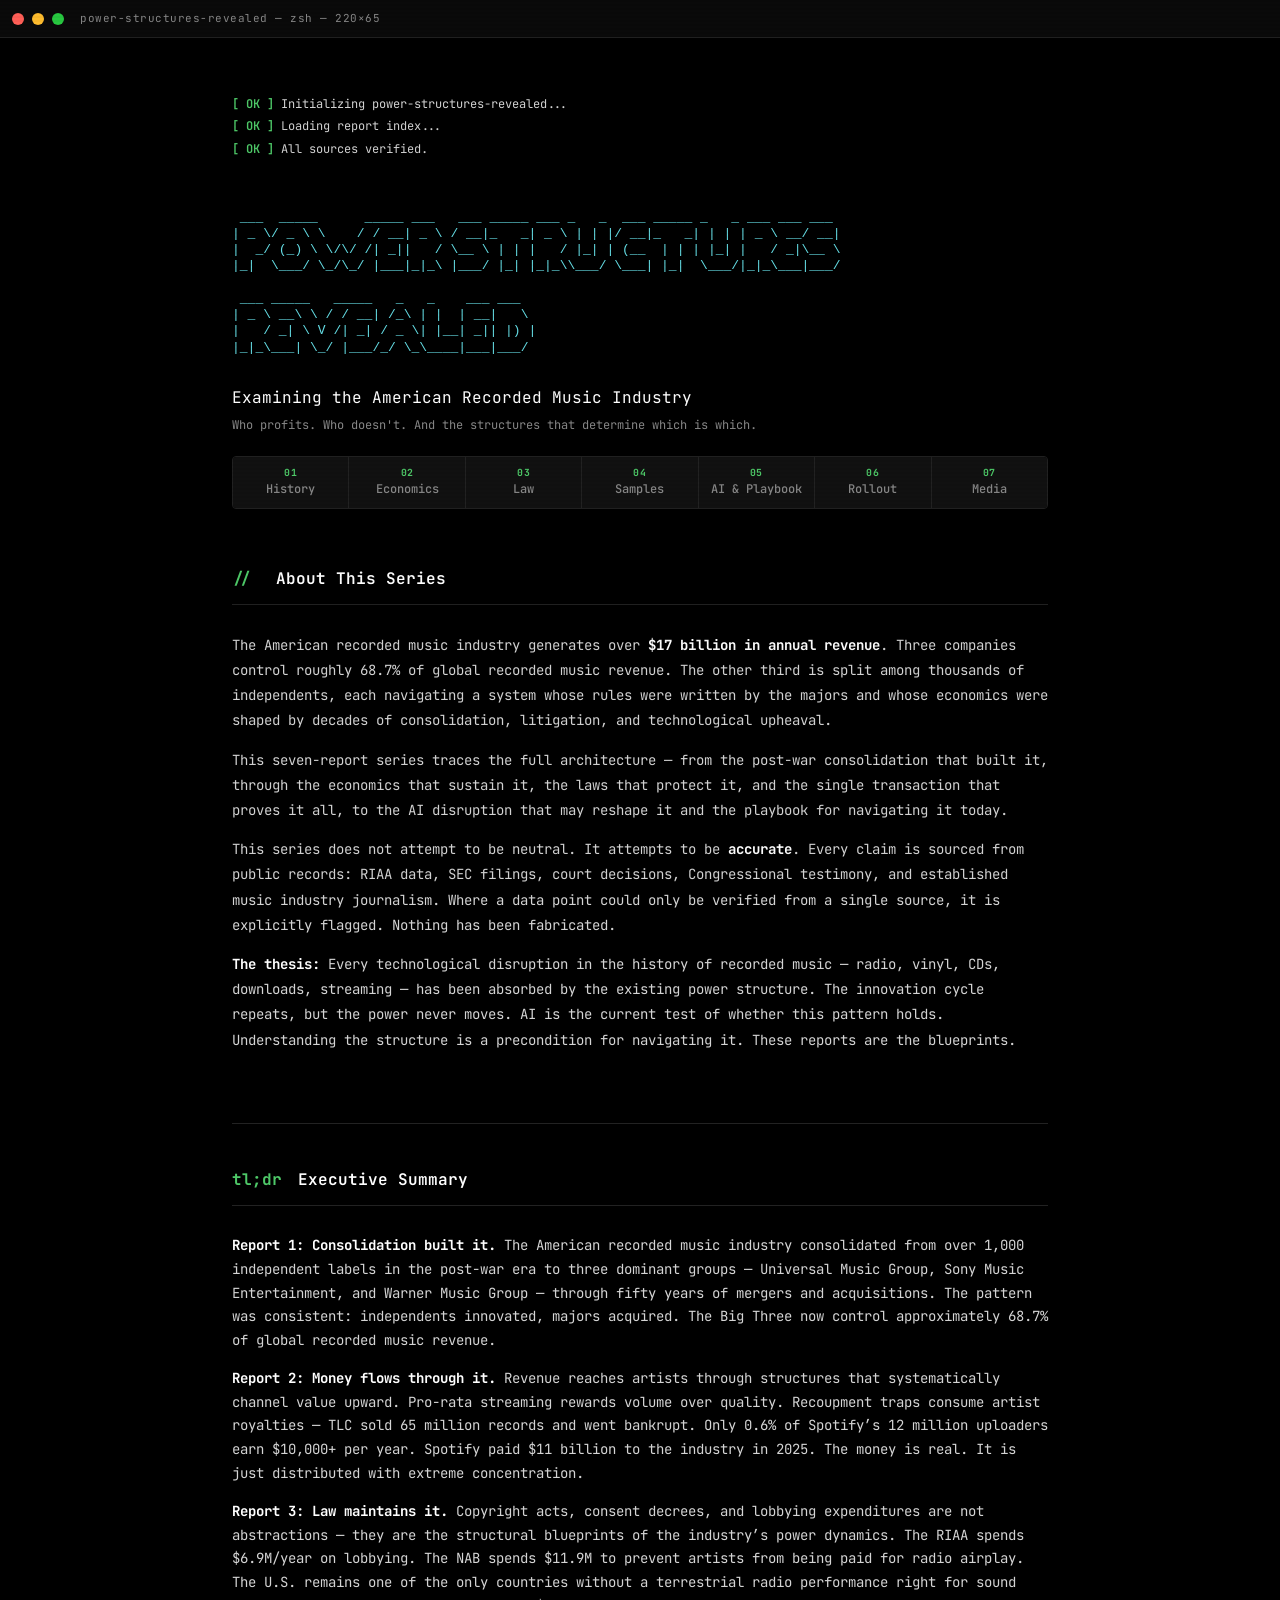
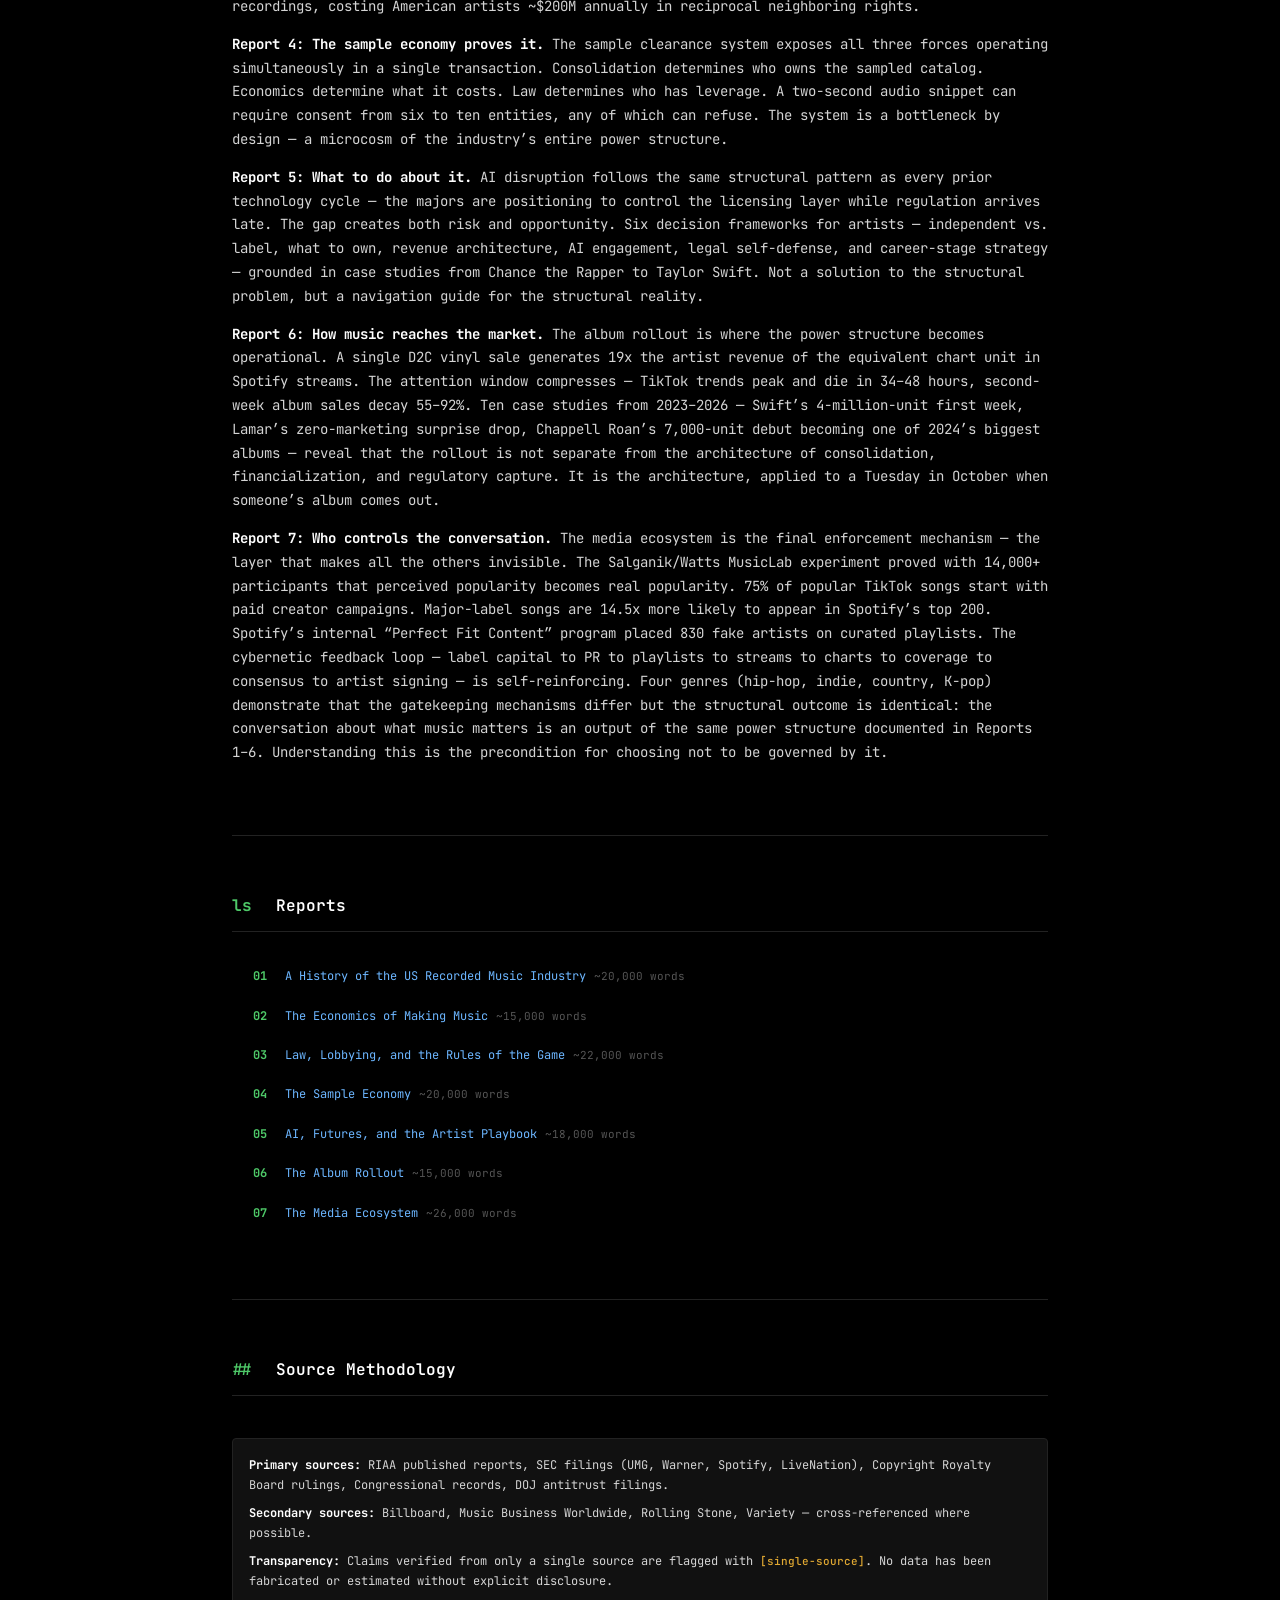
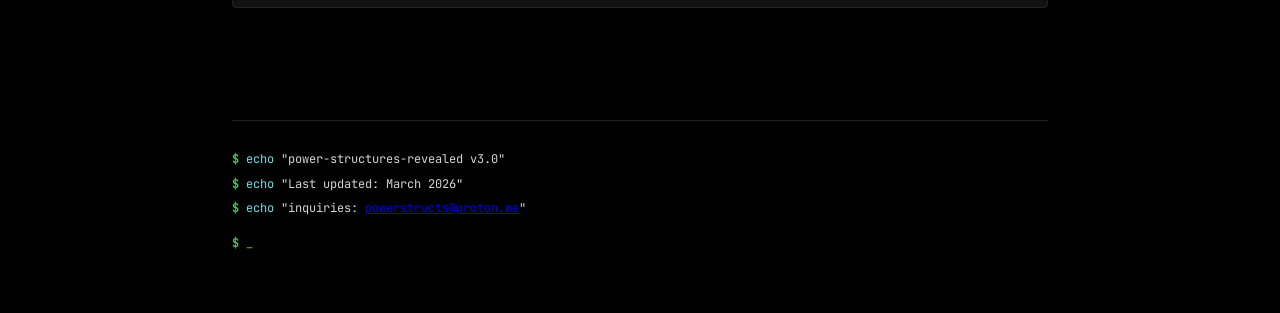
<file: docs/index.html>
<!DOCTYPE html>
<html lang="en">
<head>
  <meta charset="UTF-8">
  <meta name="viewport" content="width=device-width, initial-scale=1.0">
  <title>Power Structures Revealed</title>
  <link rel="preconnect" href="https://fonts.googleapis.com">
  <link rel="preconnect" href="https://fonts.gstatic.com" crossorigin>
  <link href="https://fonts.googleapis.com/css2?family=JetBrains+Mono:wght@300;400;500;600;700&family=IBM+Plex+Mono:wght@300;400;500;600;700&display=swap" rel="stylesheet">
  <link rel="stylesheet" href="style.css">
  <style>
    /* Landing page specific styles */
    .landing-content {
      margin: 0 auto;
      max-width: var(--content-max-width);
      padding: 2rem 3rem;
    }

    .landing-intro {
      margin-bottom: 3rem;
    }

    .landing-intro p {
      margin-bottom: 1rem;
      line-height: 1.8;
    }

    /* Top nav bar */
    .report-nav {
      display: flex;
      flex-wrap: wrap;
      gap: 0;
      margin-top: 1.5rem;
      border: 1px solid var(--border);
      border-radius: 4px;
      overflow: hidden;
      opacity: 0;
      animation: bootFade 0.5s ease forwards;
      animation-delay: 2.2s;
    }

    .report-nav a {
      flex: 1;
      min-width: 0;
      padding: 10px 8px;
      text-align: center;
      text-decoration: none;
      color: var(--text-dim);
      font-size: var(--font-size-sm);
      font-weight: 500;
      background: var(--bg-card);
      border-right: 1px solid var(--border);
      transition: all 0.15s ease;
      display: flex;
      flex-direction: column;
      align-items: center;
      gap: 2px;
      line-height: 1.3;
    }

    .report-nav a:last-child {
      border-right: none;
    }

    .report-nav a:hover {
      background: var(--bg-elevated);
      color: var(--cyan);
    }

    .report-nav a span.nav-num {
      color: var(--green);
      font-weight: 700;
      margin-right: 0;
      font-size: 0.7rem;
      letter-spacing: 0.05em;
    }

    .landing-methodology {
      margin-top: 3rem;
      padding: 16px;
      background: var(--bg-card);
      border: 1px solid var(--border);
      border-radius: 4px;
      font-size: var(--font-size-sm);
    }

    .landing-methodology p {
      margin-bottom: 0.5rem;
    }

    .landing-methodology p:last-child {
      margin-bottom: 0;
    }

    .report-list {
      list-style: none;
      padding-left: 0;
      margin: 1.5rem 0;
    }

    .report-list li {
      padding: 6px 0;
      font-size: var(--font-size-sm);
    }

    .report-list a {
      color: var(--blue);
      text-decoration: none;
    }

    .report-list a:hover {
      text-decoration: underline;
      color: var(--cyan);
    }

    .report-list .list-num {
      color: var(--green);
      font-weight: 700;
      margin-right: 8px;
      min-width: 24px;
      display: inline-block;
    }

    .report-list .list-meta {
      color: var(--text-muted);
      font-size: var(--font-size-xs);
      margin-left: 8px;
    }

    @media (max-width: 900px) {
      .landing-content {
        padding: 2rem 1.5rem;
        padding-top: 3rem;
      }

      .report-nav a {
        font-size: var(--font-size-xs);
        padding: 8px 6px;
      }
    }

    @media (max-width: 500px) {
      .landing-content {
        padding: 1.5rem 1rem;
        padding-top: 3rem;
      }

      .report-nav {
        flex-direction: column;
      }

      .report-nav a {
        border-right: none;
        border-bottom: 1px solid var(--border);
        text-align: left;
        padding: 10px 16px;
      }

      .report-nav a:last-child {
        border-bottom: none;
      }
    }
  </style>
</head>
<body>
  <div class="scanlines"></div>

  <div class="terminal-wrapper">
    <div class="terminal-bar">
      <div class="terminal-buttons">
        <span class="btn-close"></span>
        <span class="btn-minimize"></span>
        <span class="btn-maximize"></span>
      </div>
      <div class="terminal-title">power-structures-revealed — zsh — 220×65</div>
    </div>

    <div class="terminal-body">
      <main class="landing-content">

        <!-- HERO -->
        <section class="hero-section" id="hero">
          <div class="boot-sequence">
            <div class="boot-line"><span class="boot-ok">[  OK  ]</span> Initializing power-structures-revealed...</div>
            <div class="boot-line"><span class="boot-ok">[  OK  ]</span> Loading report index...</div>
            <div class="boot-line"><span class="boot-ok">[  OK  ]</span> All sources verified.</div>
            <div class="boot-line">&nbsp;</div>
          </div>
          <pre class="ascii-title"> ___  _____      _____ ___   ___ _____ ___ _   _  ___ _____ _   _ ___ ___ ___
| _ \/ _ \ \    / / __| _ \ / __|_   _| _ \ | | |/ __|_   _| | | | _ \ __/ __|
|  _/ (_) \ \/\/ /| _||   / \__ \ | | |   / |_| | (__  | | | |_| |   / _|\__ \
|_|  \___/ \_/\_/ |___|_|_\ |___/ |_| |_|_\\___/ \___| |_|  \___/|_|_\___|___/

 ___ _____   _____   _   _    ___ ___
| _ \ __\ \ / / __| /_\ | |  | __|   \
|   / _| \ V /| _| / _ \| |__| _|| |) |
|_|_\___| \_/ |___/_/ \_\____|___|___/ </pre>
          <div class="hero-subtitle">
            <p>Examining the American Recorded Music Industry</p>
            <p class="hero-tagline">Who profits. Who doesn't. And the structures that determine which is which.</p>
          </div>

          <!-- TOP NAV BAR -->
          <nav class="report-nav">
            <a href="report-01.html"><span class="nav-num">01</span>History</a>
            <a href="report-02.html"><span class="nav-num">02</span>Economics</a>
            <a href="report-03.html"><span class="nav-num">03</span>Law</a>
            <a href="report-04.html"><span class="nav-num">04</span>Samples</a>
            <a href="report-05.html"><span class="nav-num">05</span>AI &amp; Playbook</a>
            <a href="report-06.html"><span class="nav-num">06</span>Rollout</a>
            <a href="report-07.html"><span class="nav-num">07</span>Media</a>
          </nav>
        </section>

        <!-- INTRODUCTION -->
        <section class="section landing-intro">
          <div class="section-header">
            <span class="section-number">//</span>
            <h2>About This Series</h2>
          </div>
          <div class="section-body">
            <p>The American recorded music industry generates over <strong>$17 billion in annual revenue</strong>. Three companies control roughly 68.7% of global recorded music revenue. The other third is split among thousands of independents, each navigating a system whose rules were written by the majors and whose economics were shaped by decades of consolidation, litigation, and technological upheaval.</p>

            <p>This seven-report series traces the full architecture &mdash; from the post-war consolidation that built it, through the economics that sustain it, the laws that protect it, and the single transaction that proves it all, to the AI disruption that may reshape it and the playbook for navigating it today.</p>

            <p>This series does not attempt to be neutral. It attempts to be <strong>accurate</strong>. Every claim is sourced from public records: RIAA data, SEC filings, court decisions, Congressional testimony, and established music industry journalism. Where a data point could only be verified from a single source, it is explicitly flagged. Nothing has been fabricated.</p>

            <p><strong>The thesis:</strong> Every technological disruption in the history of recorded music &mdash; radio, vinyl, CDs, downloads, streaming &mdash; has been absorbed by the existing power structure. The innovation cycle repeats, but the power never moves. AI is the current test of whether this pattern holds. Understanding the structure is a precondition for navigating it. These reports are the blueprints.</p>
          </div>
        </section>

        <!-- EXECUTIVE SUMMARY -->
        <section class="section">
          <div class="section-header">
            <span class="section-number">tl;dr</span>
            <h2>Executive Summary</h2>
          </div>
          <div class="section-body">
            <p><strong>Report 1: Consolidation built it.</strong> The American recorded music industry consolidated from over 1,000 independent labels in the post-war era to three dominant groups &mdash; Universal Music Group, Sony Music Entertainment, and Warner Music Group &mdash; through fifty years of mergers and acquisitions. The pattern was consistent: independents innovated, majors acquired. The Big Three now control approximately 68.7% of global recorded music revenue.</p>

            <p><strong>Report 2: Money flows through it.</strong> Revenue reaches artists through structures that systematically channel value upward. Pro-rata streaming rewards volume over quality. Recoupment traps consume artist royalties &mdash; TLC sold 65 million records and went bankrupt. Only 0.6% of Spotify&rsquo;s 12 million uploaders earn $10,000+ per year. Spotify paid $11 billion to the industry in 2025. The money is real. It is just distributed with extreme concentration.</p>

            <p><strong>Report 3: Law maintains it.</strong> Copyright acts, consent decrees, and lobbying expenditures are not abstractions &mdash; they are the structural blueprints of the industry&rsquo;s power dynamics. The RIAA spends $6.9M/year on lobbying. The NAB spends $11.9M to prevent artists from being paid for radio airplay. The U.S. remains one of the only countries without a terrestrial radio performance right for sound recordings, costing American artists ~$200M annually in reciprocal neighboring rights.</p>

            <p><strong>Report 4: The sample economy proves it.</strong> The sample clearance system exposes all three forces operating simultaneously in a single transaction. Consolidation determines who owns the sampled catalog. Economics determine what it costs. Law determines who has leverage. A two-second audio snippet can require consent from six to ten entities, any of which can refuse. The system is a bottleneck by design &mdash; a microcosm of the industry&rsquo;s entire power structure.</p>

            <p><strong>Report 5: What to do about it.</strong> AI disruption follows the same structural pattern as every prior technology cycle &mdash; the majors are positioning to control the licensing layer while regulation arrives late. The gap creates both risk and opportunity. Six decision frameworks for artists &mdash; independent vs. label, what to own, revenue architecture, AI engagement, legal self-defense, and career-stage strategy &mdash; grounded in case studies from Chance the Rapper to Taylor Swift. Not a solution to the structural problem, but a navigation guide for the structural reality.</p>

            <p><strong>Report 6: How music reaches the market.</strong> The album rollout is where the power structure becomes operational. A single D2C vinyl sale generates 19x the artist revenue of the equivalent chart unit in Spotify streams. The attention window compresses &mdash; TikTok trends peak and die in 34&ndash;48 hours, second-week album sales decay 55&ndash;92%. Ten case studies from 2023&ndash;2026 &mdash; Swift&rsquo;s 4-million-unit first week, Lamar&rsquo;s zero-marketing surprise drop, Chappell Roan&rsquo;s 7,000-unit debut becoming one of 2024&rsquo;s biggest albums &mdash; reveal that the rollout is not separate from the architecture of consolidation, financialization, and regulatory capture. It is the architecture, applied to a Tuesday in October when someone&rsquo;s album comes out.</p>

            <p><strong>Report 7: Who controls the conversation.</strong> The media ecosystem is the final enforcement mechanism &mdash; the layer that makes all the others invisible. The Salganik/Watts MusicLab experiment proved with 14,000+ participants that perceived popularity becomes real popularity. 75% of popular TikTok songs start with paid creator campaigns. Major-label songs are 14.5x more likely to appear in Spotify&rsquo;s top 200. Spotify&rsquo;s internal &ldquo;Perfect Fit Content&rdquo; program placed 830 fake artists on curated playlists. The cybernetic feedback loop &mdash; label capital to PR to playlists to streams to charts to coverage to consensus to artist signing &mdash; is self-reinforcing. Four genres (hip-hop, indie, country, K-pop) demonstrate that the gatekeeping mechanisms differ but the structural outcome is identical: the conversation about what music matters is an output of the same power structure documented in Reports 1&ndash;6. Understanding this is the precondition for choosing not to be governed by it.</p>
          </div>
        </section>

        <!-- REPORT INDEX -->
        <section class="section">
          <div class="section-header">
            <span class="section-number">ls</span>
            <h2>Reports</h2>
          </div>
          <div class="section-body">
            <ul class="report-list">
              <li><span class="list-num">01</span><a href="report-01.html">A History of the US Recorded Music Industry</a><span class="list-meta">~20,000 words</span></li>
              <li><span class="list-num">02</span><a href="report-02.html">The Economics of Making Music</a><span class="list-meta">~15,000 words</span></li>
              <li><span class="list-num">03</span><a href="report-03.html">Law, Lobbying, and the Rules of the Game</a><span class="list-meta">~22,000 words</span></li>
              <li><span class="list-num">04</span><a href="report-04.html">The Sample Economy</a><span class="list-meta">~20,000 words</span></li>
              <li><span class="list-num">05</span><a href="report-05.html">AI, Futures, and the Artist Playbook</a><span class="list-meta">~18,000 words</span></li>
              <li><span class="list-num">06</span><a href="report-06.html">The Album Rollout</a><span class="list-meta">~15,000 words</span></li>
              <li><span class="list-num">07</span><a href="report-07.html">The Media Ecosystem</a><span class="list-meta">~26,000 words</span></li>
            </ul>
          </div>
        </section>

        <!-- METHODOLOGY -->
        <section class="section">
          <div class="section-header">
            <span class="section-number">##</span>
            <h2>Source Methodology</h2>
          </div>
          <div class="section-body">
            <div class="landing-methodology">
              <p><strong>Primary sources:</strong> RIAA published reports, SEC filings (UMG, Warner, Spotify, LiveNation), Copyright Royalty Board rulings, Congressional records, DOJ antitrust filings.</p>
              <p><strong>Secondary sources:</strong> Billboard, Music Business Worldwide, Rolling Stone, Variety — cross-referenced where possible.</p>
              <p><strong>Transparency:</strong> Claims verified from only a single source are flagged with <span class="flag">[single-source]</span>. No data has been fabricated or estimated without explicit disclosure.</p>
            </div>
          </div>
        </section>

        <!-- FOOTER -->
        <footer class="site-footer">
          <div class="footer-line">
            <span class="prompt">$</span> <span class="cmd">echo</span> "power-structures-revealed v3.0"
          </div>
          <div class="footer-line">
            <span class="prompt">$</span> <span class="cmd">echo</span> "Last updated: March 2026"
          </div>
          <div class="footer-line">
            <span class="prompt">$</span> <span class="cmd">echo</span> "inquiries: <a href="mailto:powerstructs@proton.me">powerstructs@proton.me</a>"
          </div>
          <div class="footer-line footer-dim">
            <span class="prompt">$</span> <span class="cursor-blink">_</span>
          </div>
        </footer>

      </main>
    </div>
  </div>

</body>
</html>
</file>
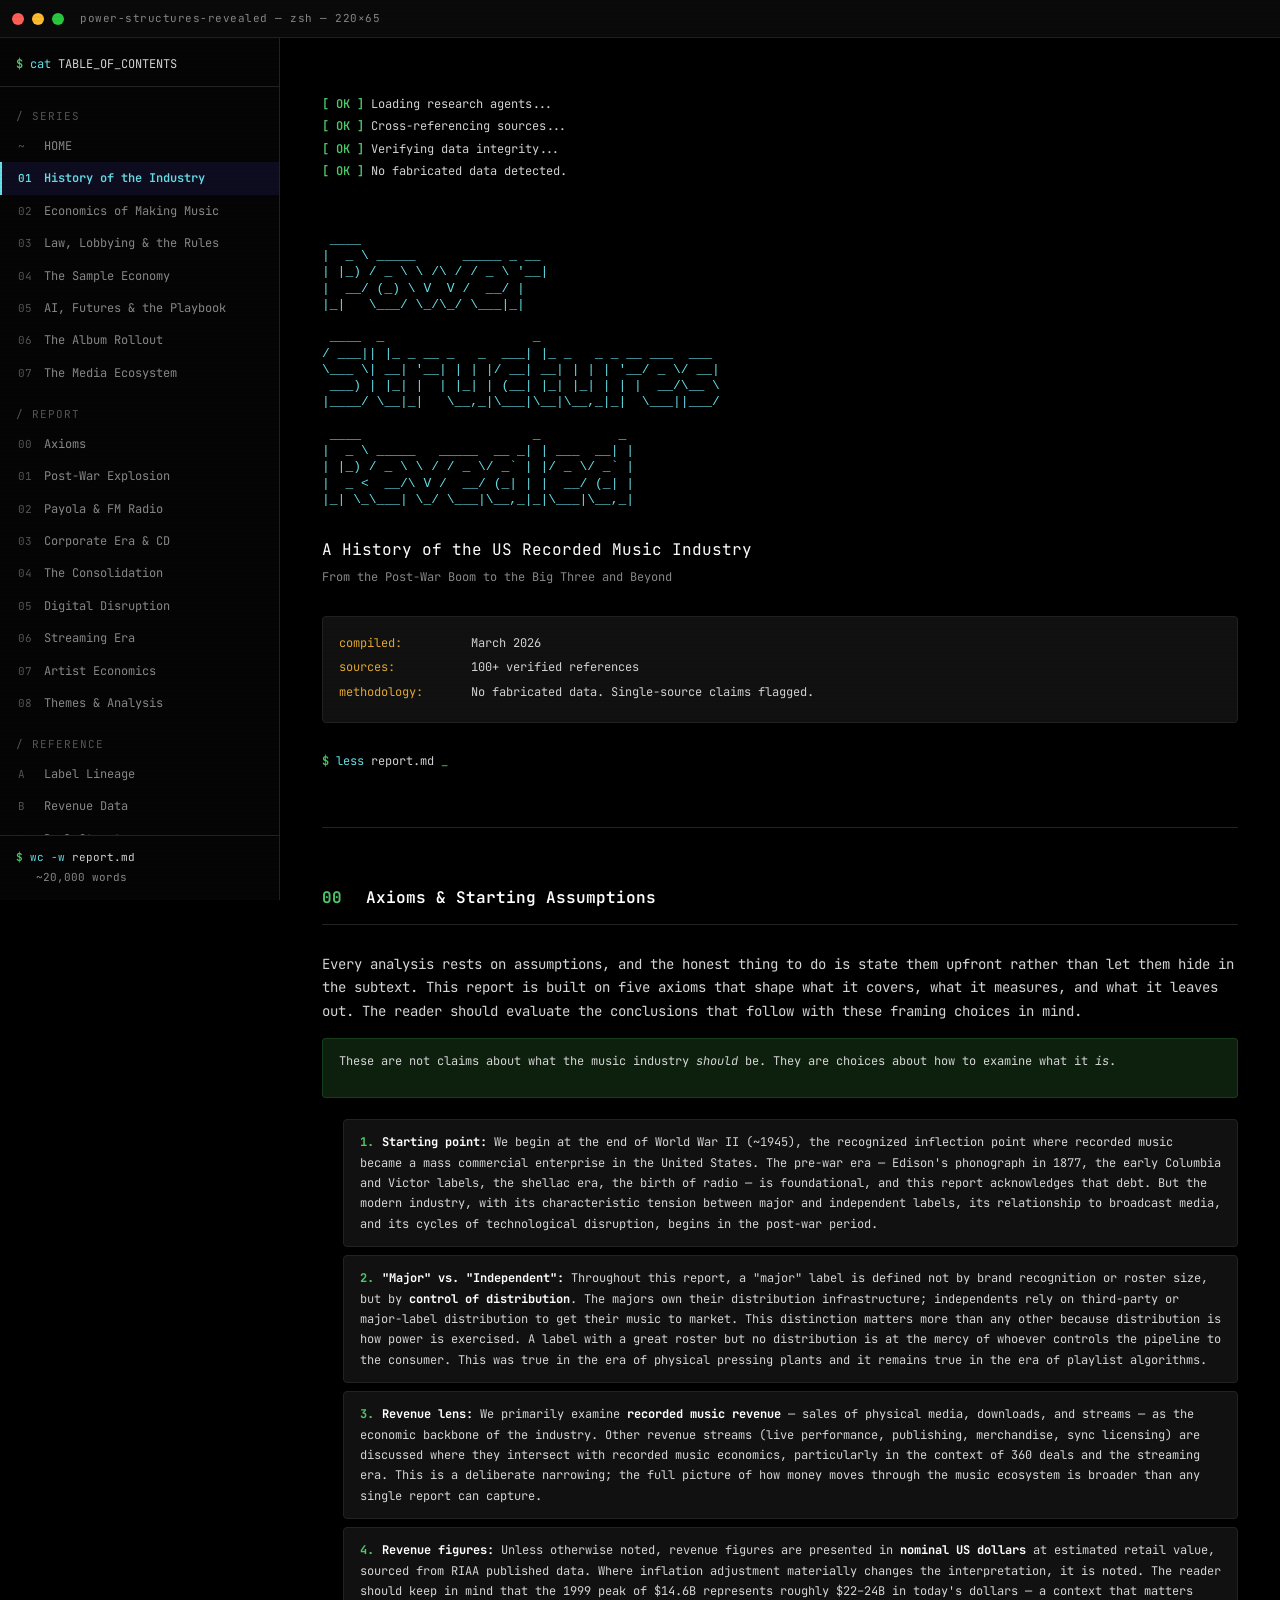
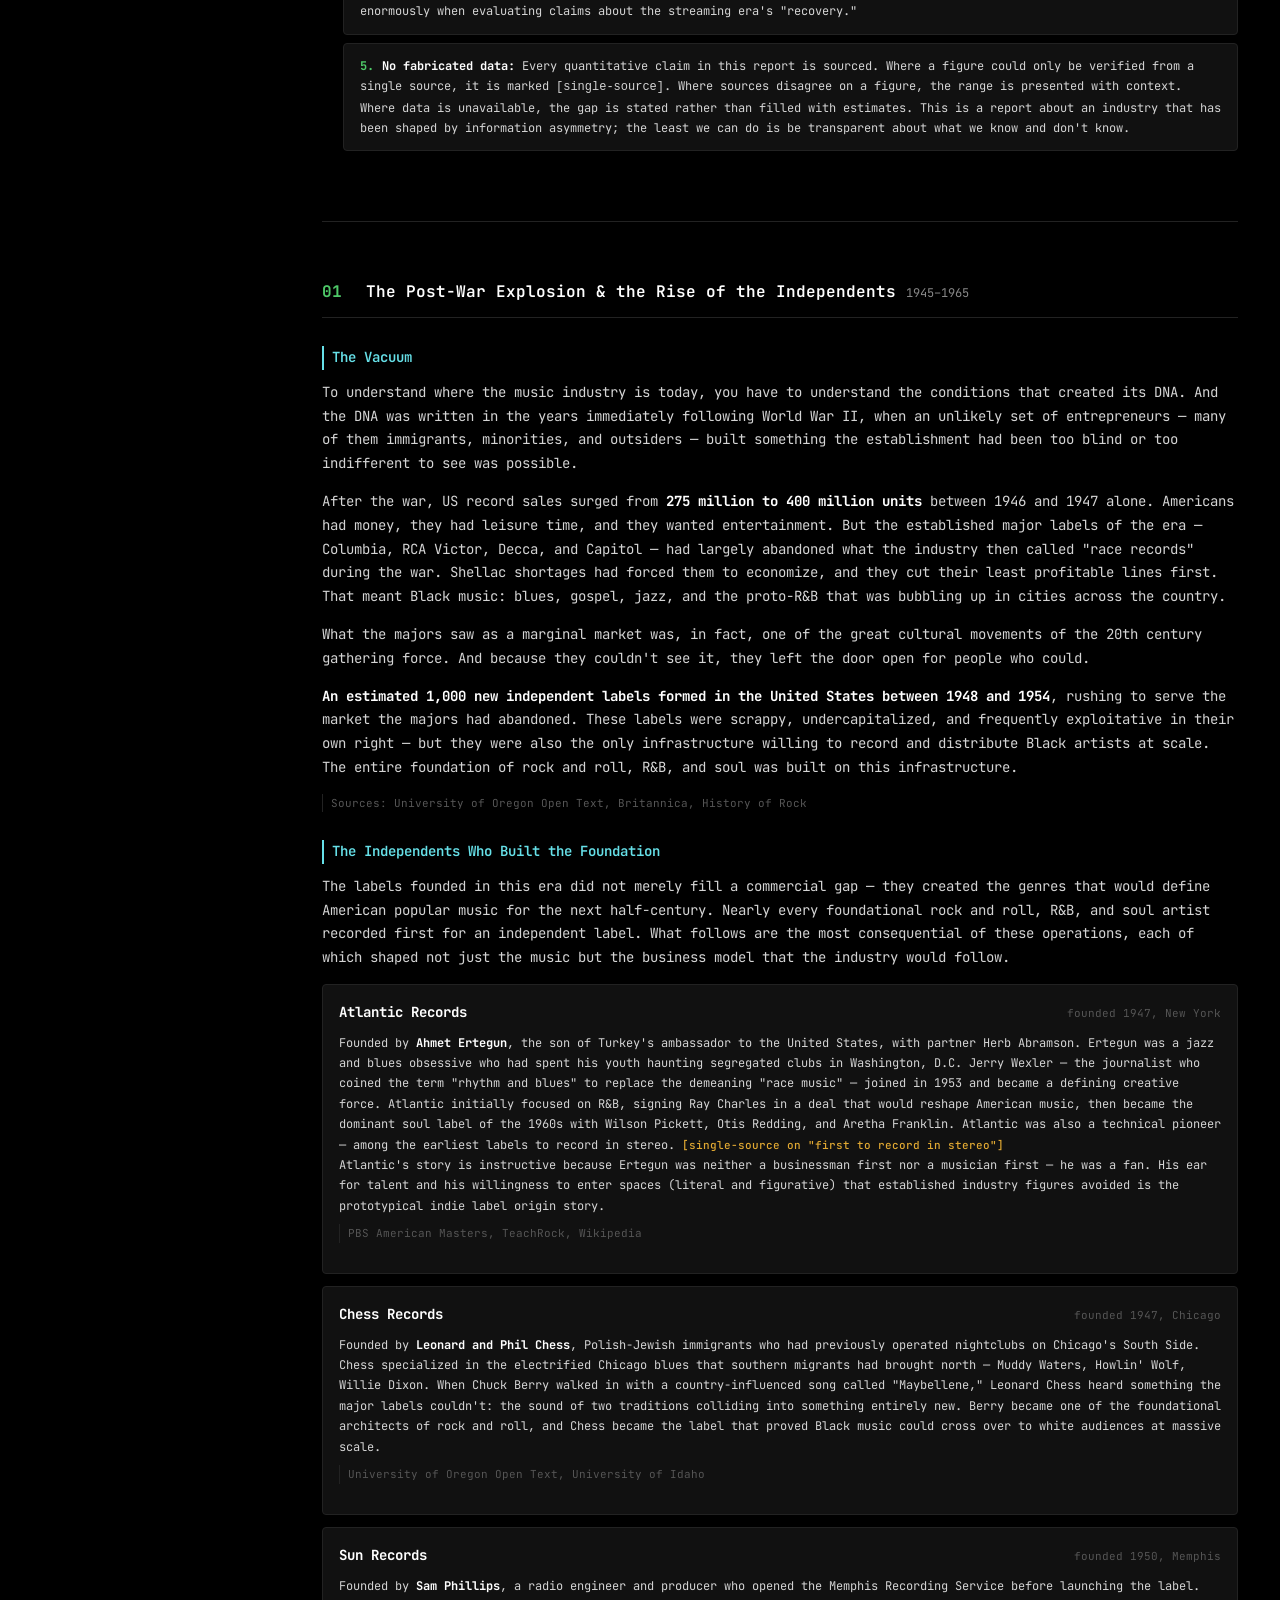
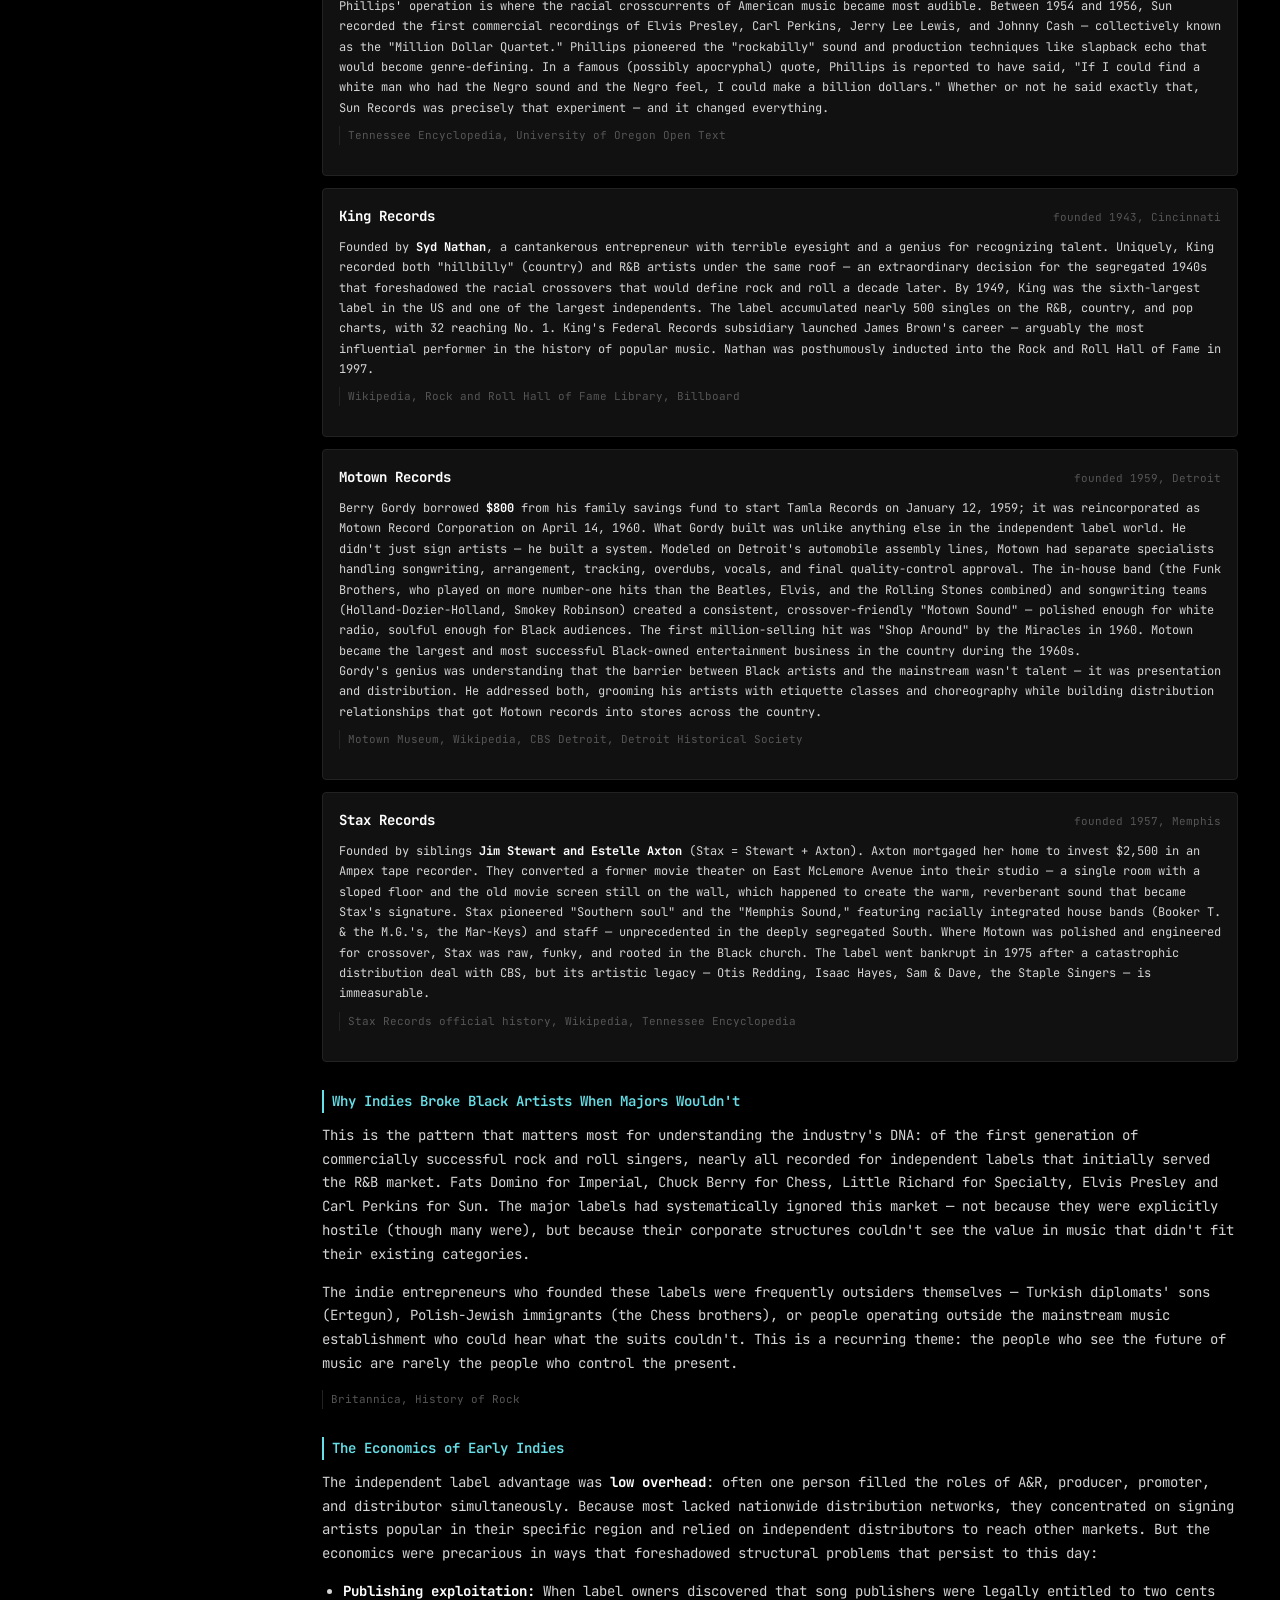
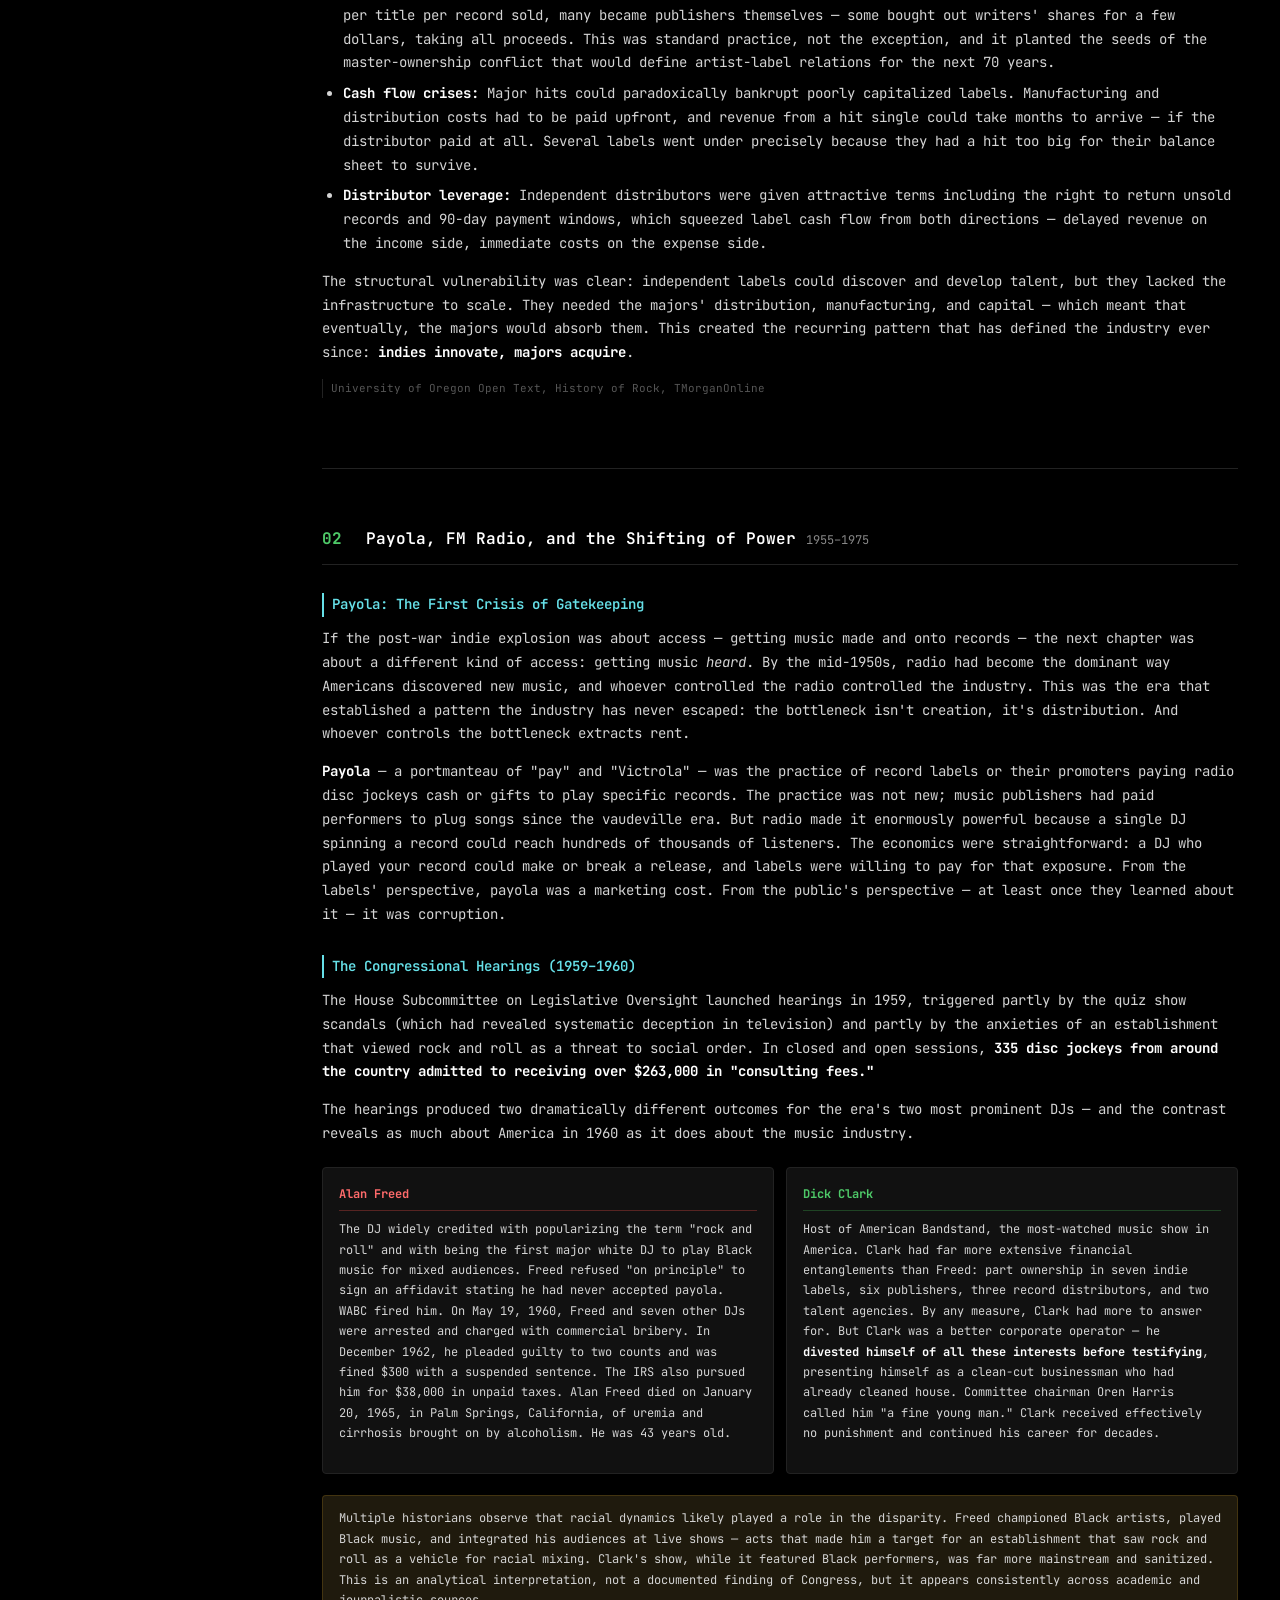
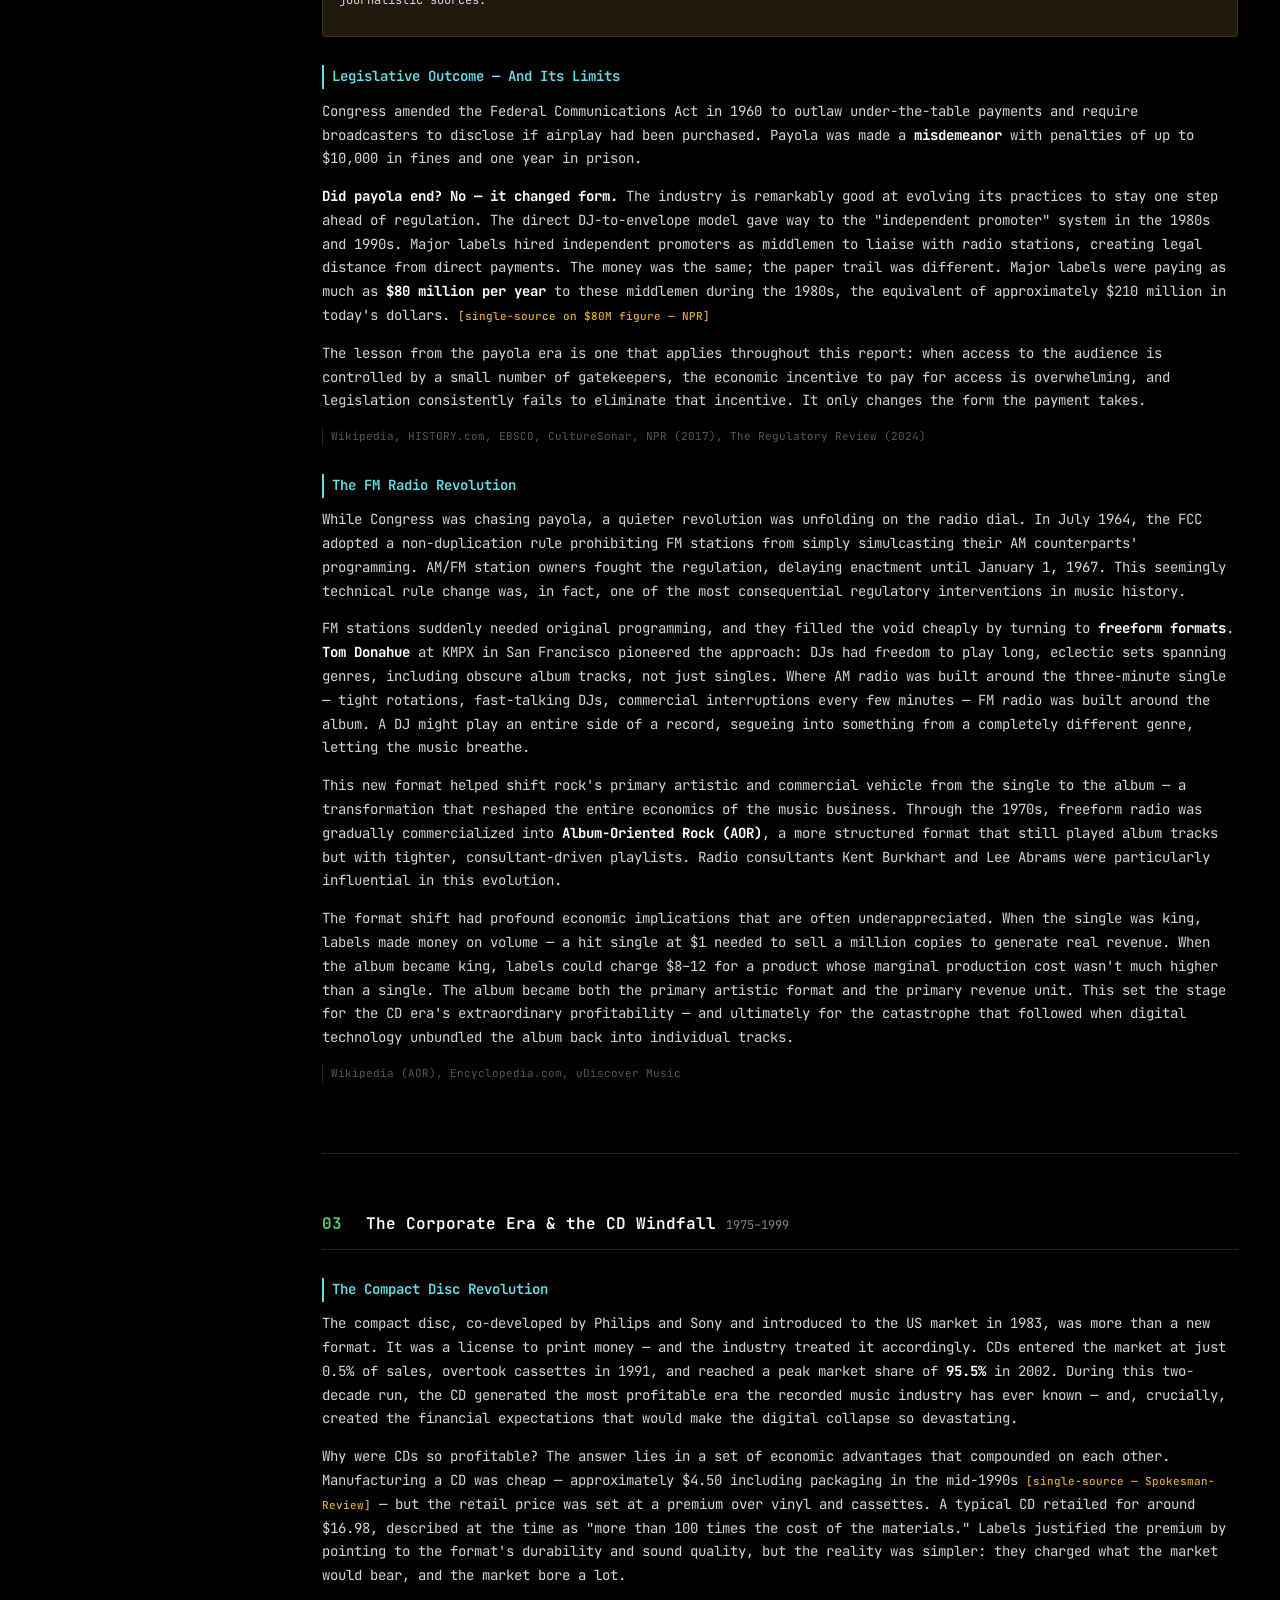
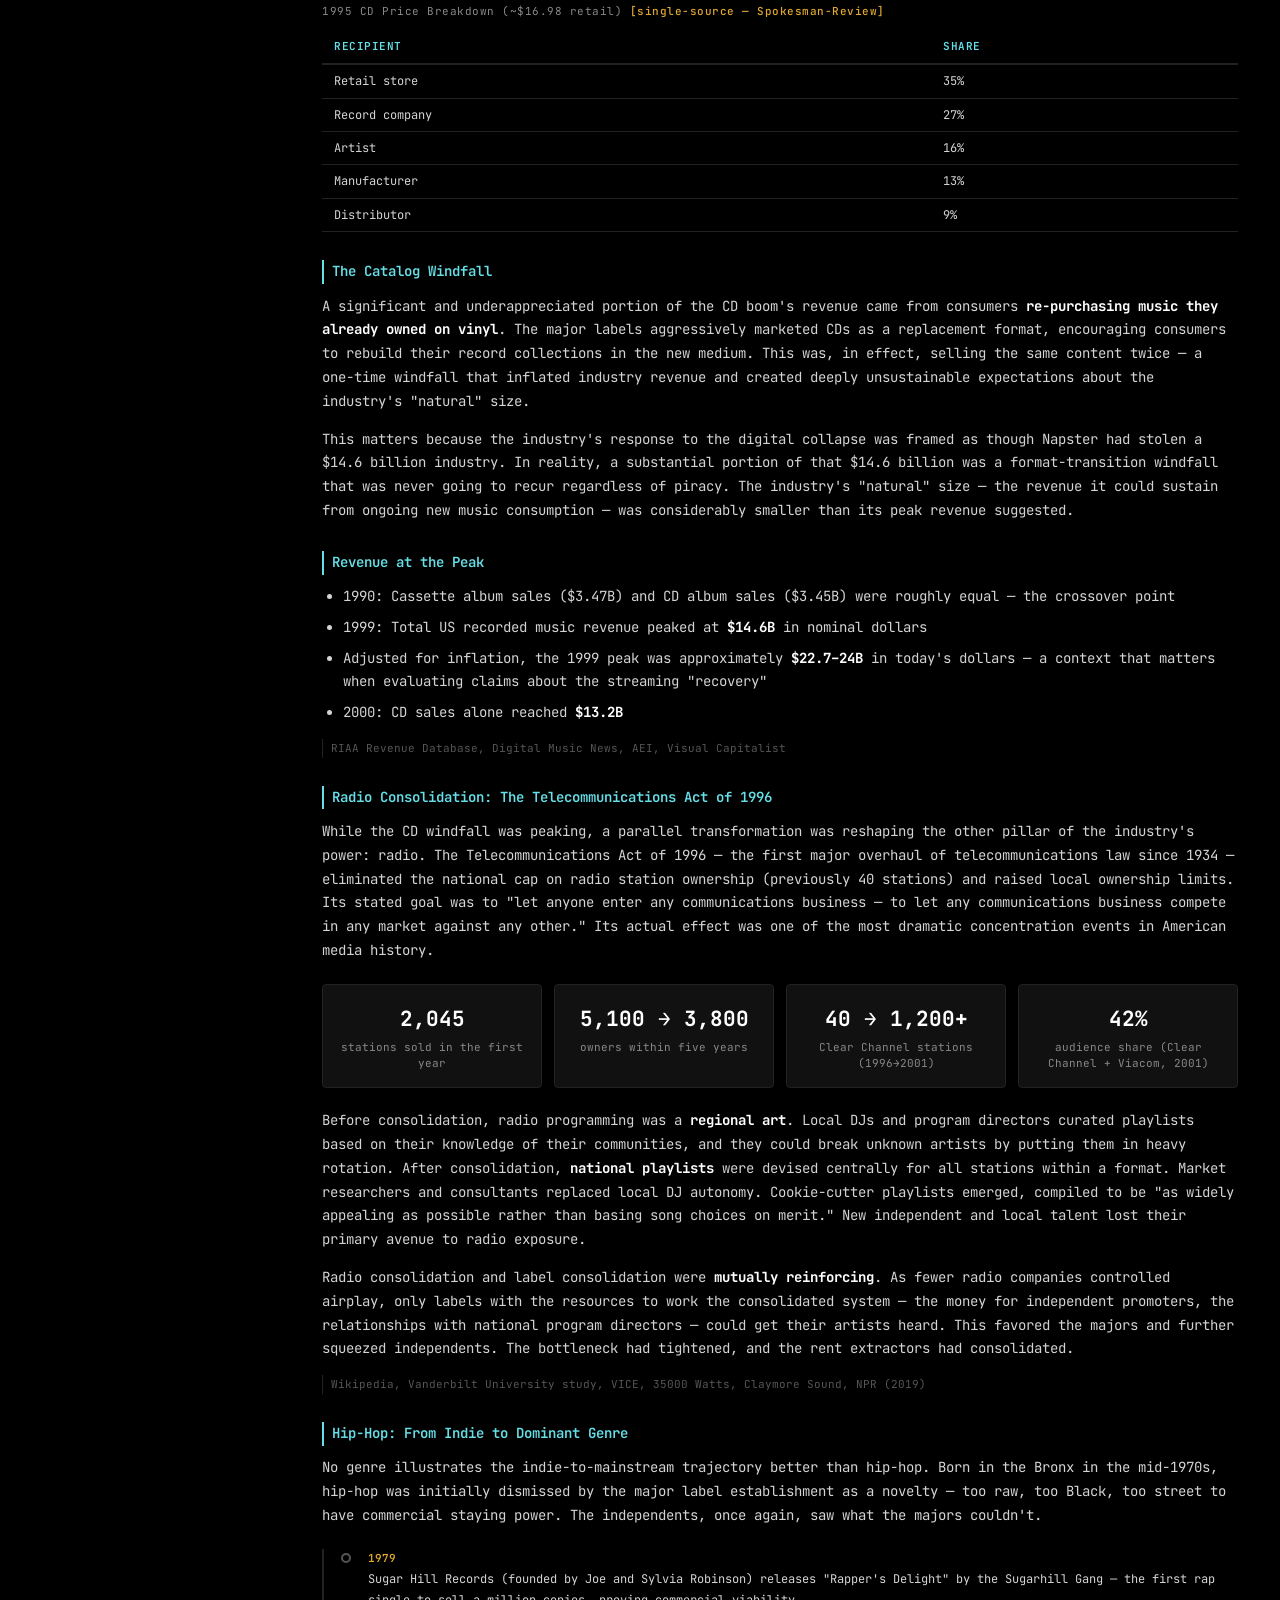
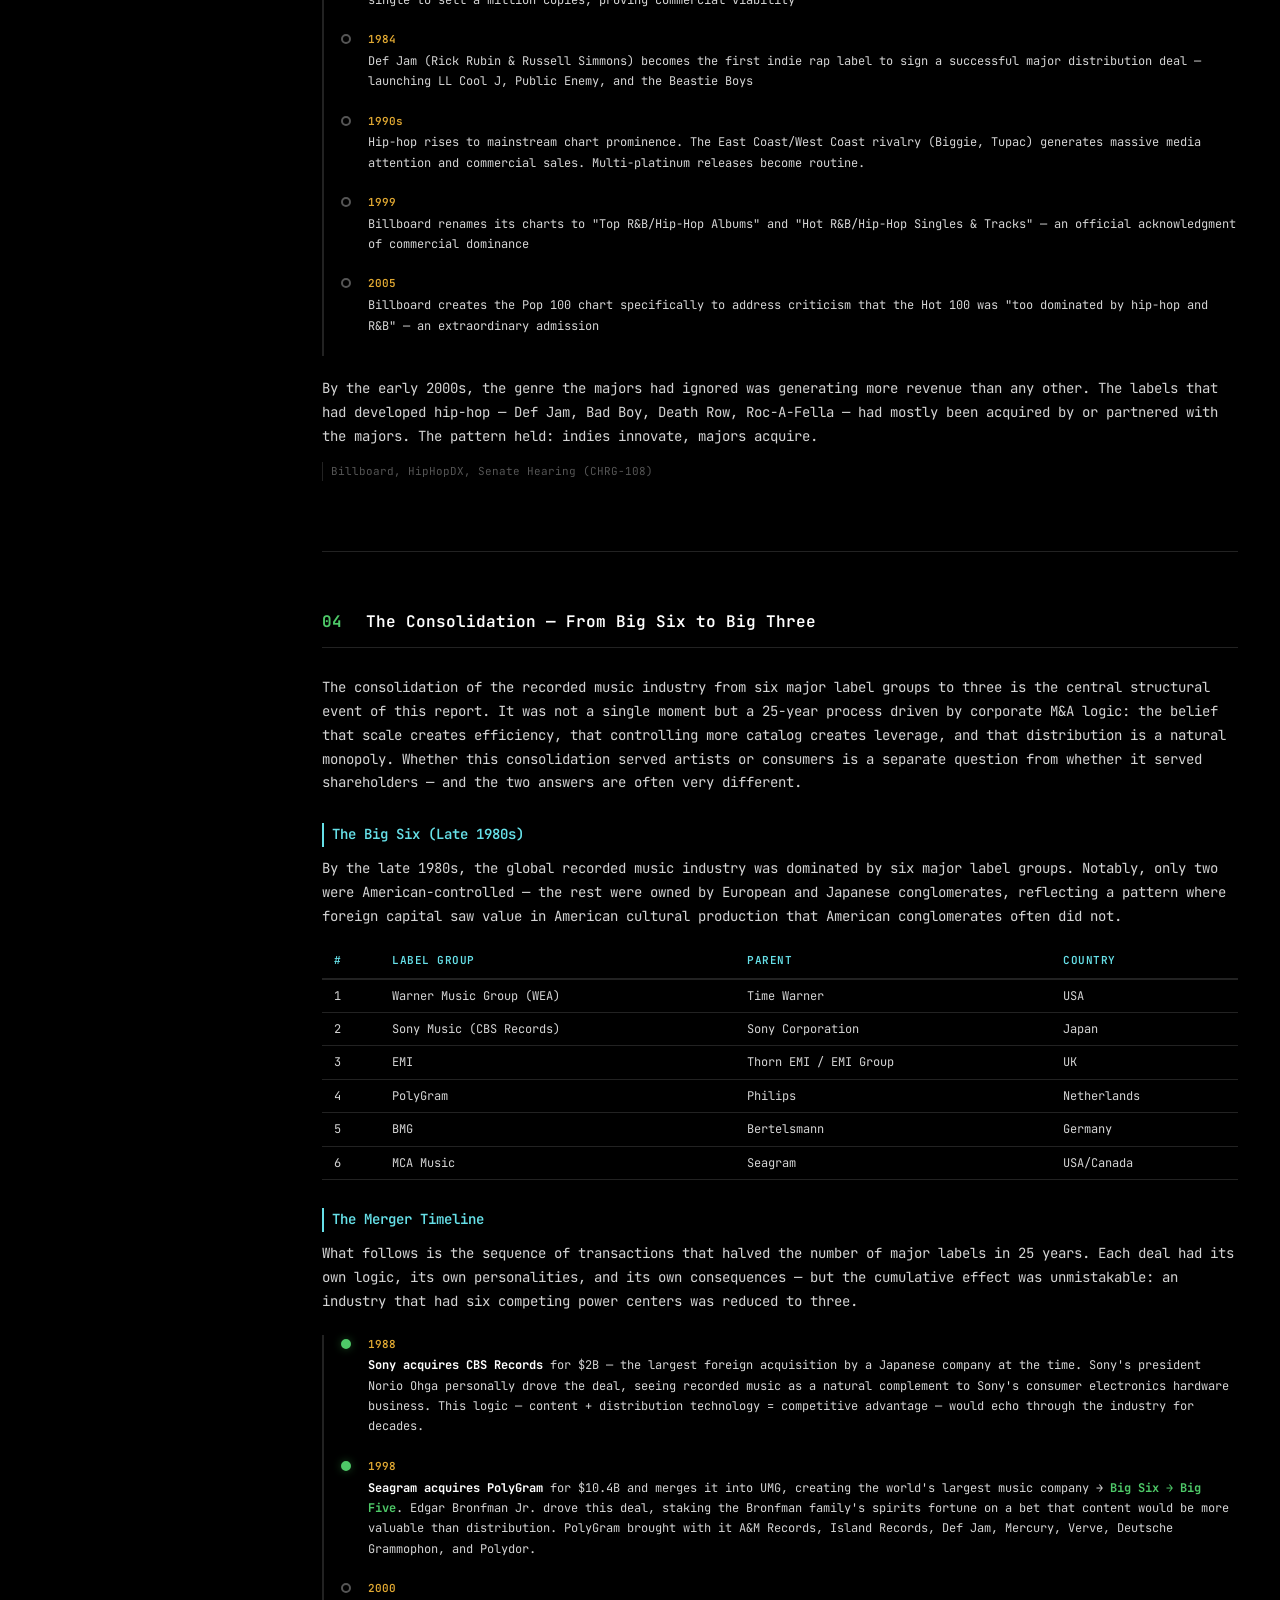
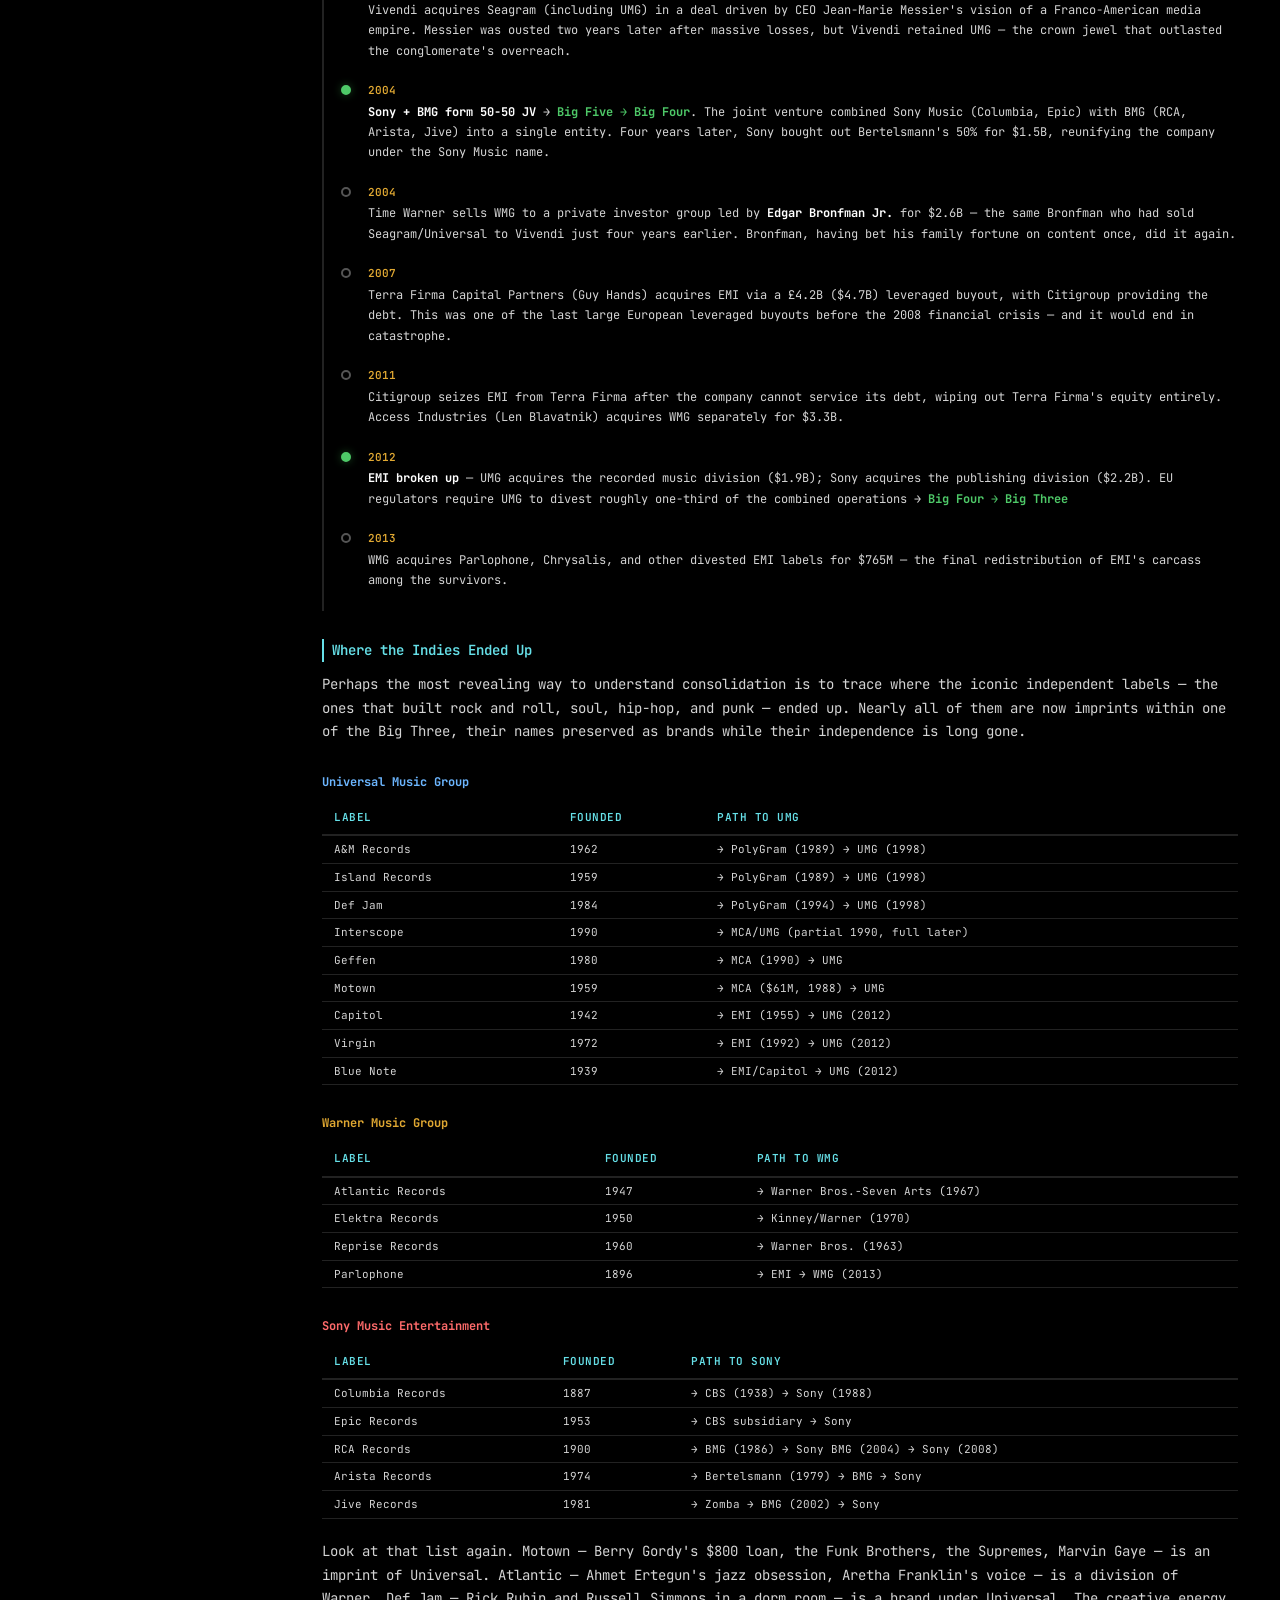
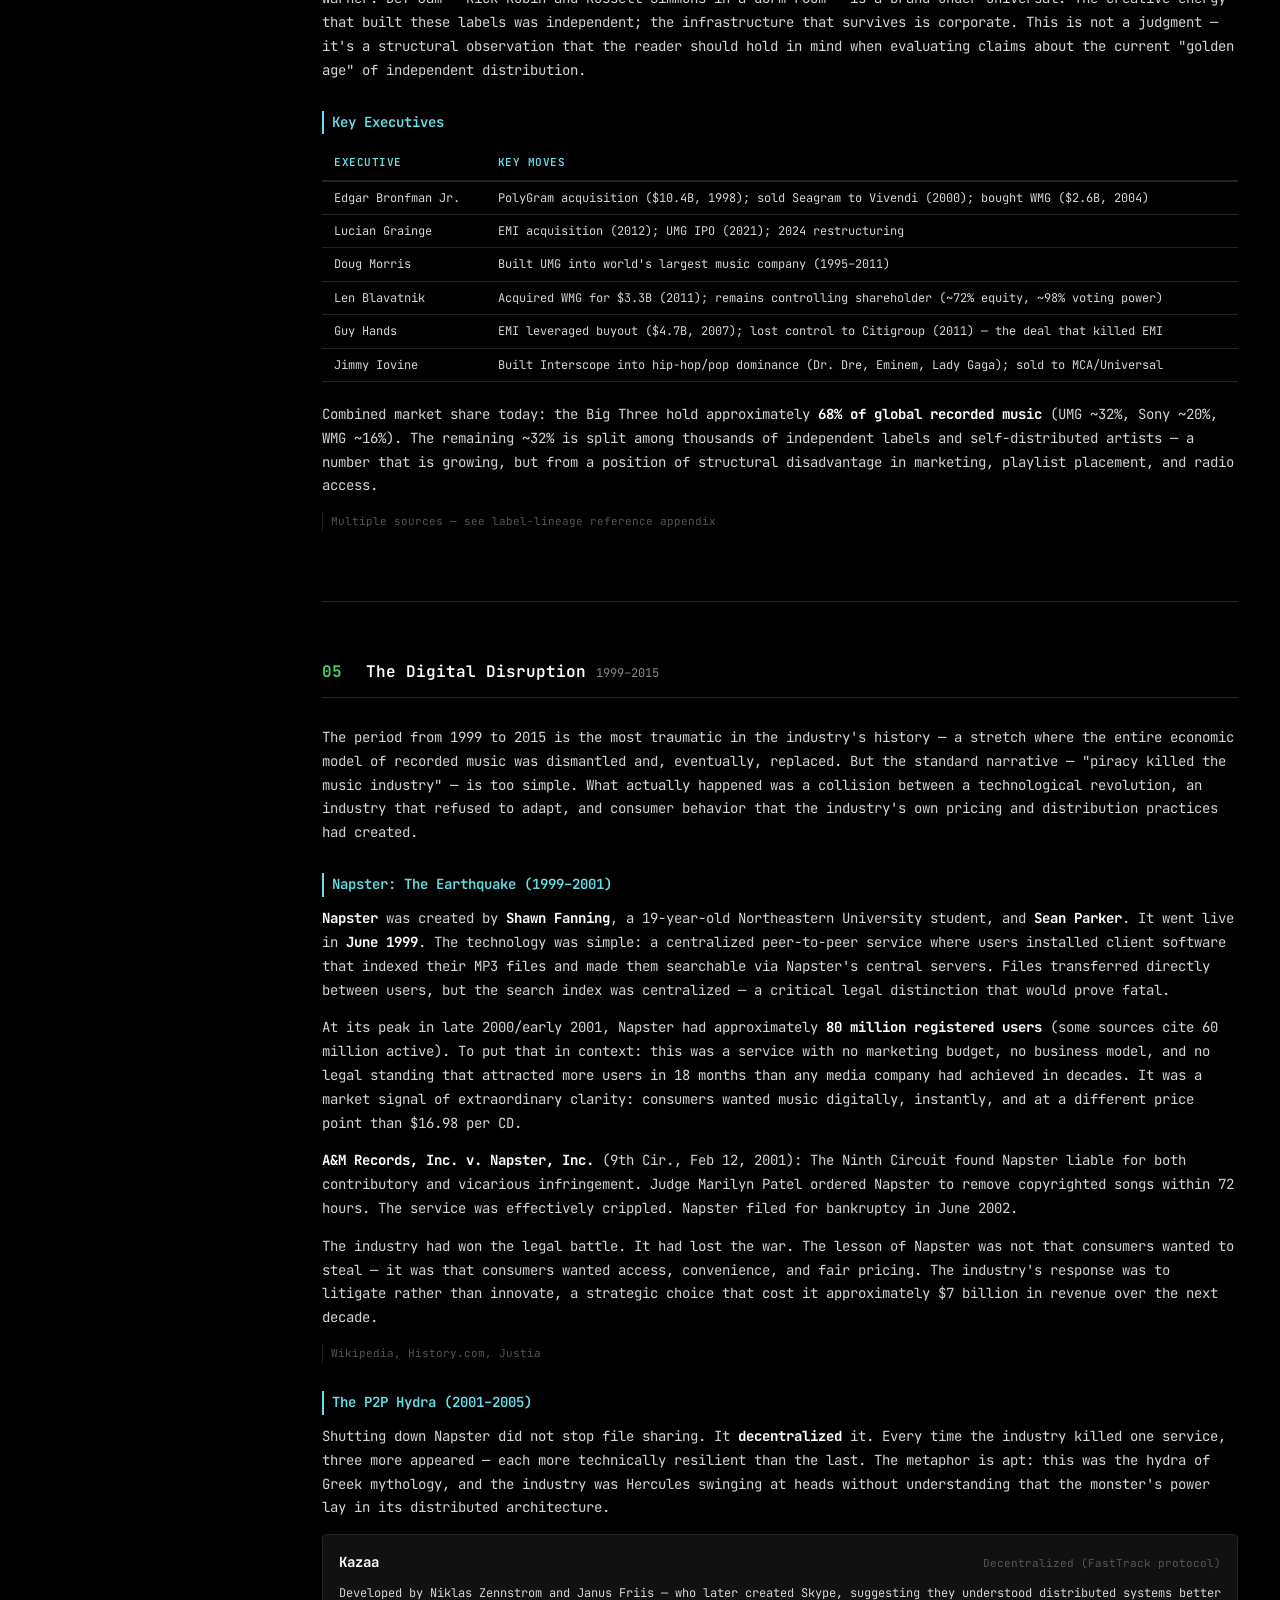
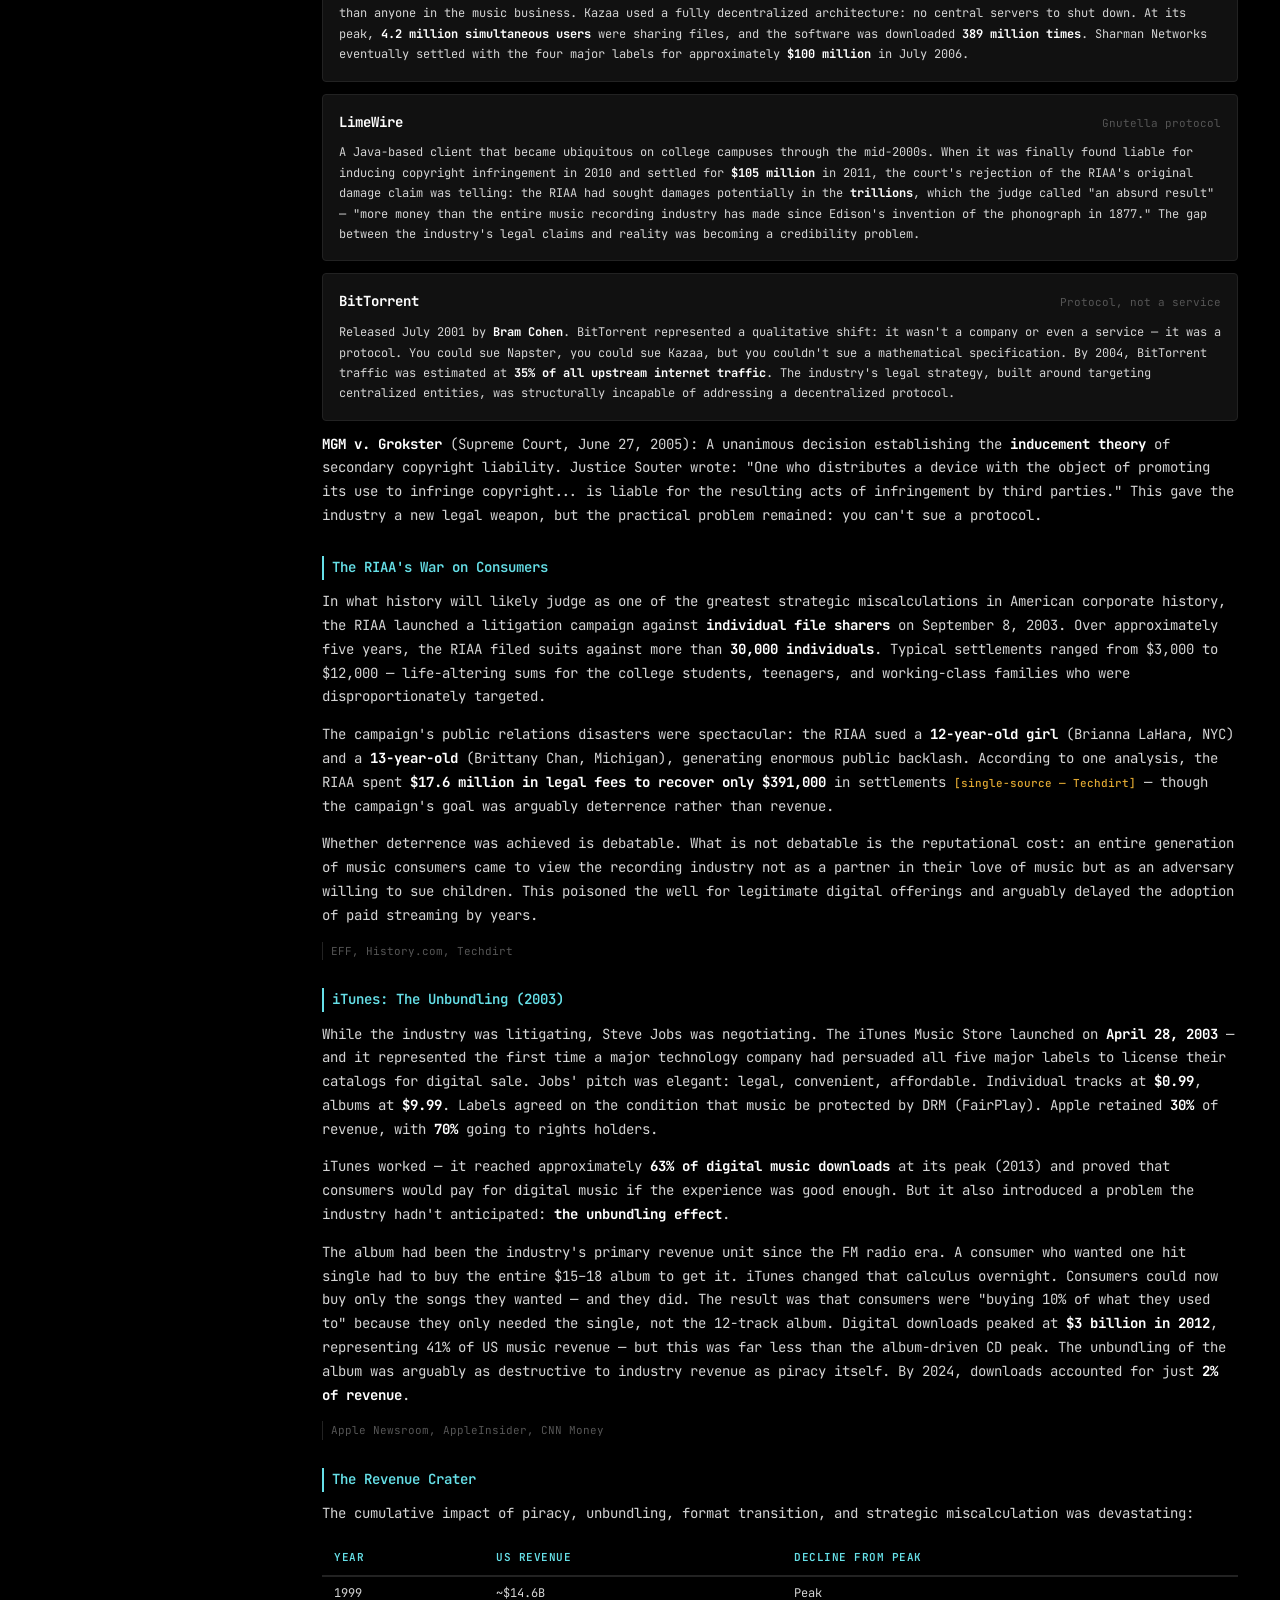
<file: docs/report-01.html>
<!DOCTYPE html>
<html lang="en">
<head>
  <meta charset="UTF-8">
  <meta name="viewport" content="width=device-width, initial-scale=1.0">
  <title>Power Structures Revealed | US Music Industry History</title>
  <link rel="preconnect" href="https://fonts.googleapis.com">
  <link rel="preconnect" href="https://fonts.gstatic.com" crossorigin>
  <link href="https://fonts.googleapis.com/css2?family=JetBrains+Mono:wght@300;400;500;600;700&family=IBM+Plex+Mono:wght@300;400;500;600;700&display=swap" rel="stylesheet">
  <link rel="stylesheet" href="style.css">
</head>
<body>
  <div class="scanlines"></div>

  <div class="terminal-wrapper">
    <div class="terminal-bar">
      <div class="terminal-buttons">
        <span class="btn-close"></span>
        <span class="btn-minimize"></span>
        <span class="btn-maximize"></span>
      </div>
      <div class="terminal-title">power-structures-revealed — zsh — 220×65</div>
    </div>

    <div class="terminal-body">
      <nav class="sidebar" id="sidebar">
        <div class="sidebar-header">
          <span class="prompt">$</span> <span class="cmd">cat</span> TABLE_OF_CONTENTS
        </div>
        <div class="toc-content">
          <div class="toc-group">
            <div class="toc-group-label">/ SERIES</div>
            <a href="index.html" class="series-link"><span class="toc-marker">~</span> HOME</a>
            <a href="report-01.html" class="series-link series-current"><span class="toc-marker">01</span> History of the Industry</a>
            <a href="report-02.html" class="series-link"><span class="toc-marker">02</span> Economics of Making Music</a>
            <a href="report-03.html" class="series-link"><span class="toc-marker">03</span> Law, Lobbying &amp; the Rules</a>
            <a href="report-04.html" class="series-link"><span class="toc-marker">04</span> The Sample Economy</a>
            <a href="report-05.html" class="series-link"><span class="toc-marker">05</span> AI, Futures &amp; the Playbook</a>
            <a href="report-06.html" class="series-link"><span class="toc-marker">06</span> The Album Rollout</a>
            <a href="report-07.html" class="series-link"><span class="toc-marker">07</span> The Media Ecosystem</a>
          </div>
          <div class="toc-group">
            <div class="toc-group-label">/ REPORT</div>
            <a href="#axioms" class="toc-link" data-section="axioms"><span class="toc-marker">00</span> Axioms</a>
            <a href="#part-1" class="toc-link" data-section="part-1"><span class="toc-marker">01</span> Post-War Explosion</a>
            <a href="#part-2" class="toc-link" data-section="part-2"><span class="toc-marker">02</span> Payola & FM Radio</a>
            <a href="#part-3" class="toc-link" data-section="part-3"><span class="toc-marker">03</span> Corporate Era & CD</a>
            <a href="#part-4" class="toc-link" data-section="part-4"><span class="toc-marker">04</span> The Consolidation</a>
            <a href="#part-5" class="toc-link" data-section="part-5"><span class="toc-marker">05</span> Digital Disruption</a>
            <a href="#part-6" class="toc-link" data-section="part-6"><span class="toc-marker">06</span> Streaming Era</a>
            <a href="#part-7" class="toc-link" data-section="part-7"><span class="toc-marker">07</span> Artist Economics</a>
            <a href="#part-8" class="toc-link" data-section="part-8"><span class="toc-marker">08</span> Themes & Analysis</a>
          </div>
          <div class="toc-group">
            <div class="toc-group-label">/ REFERENCE</div>
            <a href="#label-lineage" class="toc-link" data-section="label-lineage"><span class="toc-marker">A</span> Label Lineage</a>
            <a href="#revenue-data" class="toc-link" data-section="revenue-data"><span class="toc-marker">B</span> Revenue Data</a>
            <a href="#deal-structures" class="toc-link" data-section="deal-structures"><span class="toc-marker">C</span> Deal Structures</a>
            <a href="#source-confidence" class="toc-link" data-section="source-confidence"><span class="toc-marker">D</span> Source Confidence</a>
          </div>
        </div>
        <div class="sidebar-footer">
          <div class="sidebar-meta">
            <span class="prompt">$</span> <span class="cmd">wc -w</span> report.md<br>
            <span class="output">~20,000 words</span>
          </div>
        </div>
      </nav>

      <button class="mobile-toc-toggle" id="mobileToggle" aria-label="Toggle table of contents">
        <span class="hamburger"></span>
      </button>

      <main class="content" id="content">

        <!-- HERO -->
        <section class="section hero-section" id="hero">
          <div class="boot-sequence">
            <div class="boot-line"><span class="boot-ok">[  OK  ]</span> Loading research agents...</div>
            <div class="boot-line"><span class="boot-ok">[  OK  ]</span> Cross-referencing sources...</div>
            <div class="boot-line"><span class="boot-ok">[  OK  ]</span> Verifying data integrity...</div>
            <div class="boot-line"><span class="boot-ok">[  OK  ]</span> No fabricated data detected.</div>
            <div class="boot-line">&nbsp;</div>
          </div>
          <pre class="ascii-title">
 ____
|  _ \ _____      _____ _ __
| |_) / _ \ \ /\ / / _ \ '__|
|  __/ (_) \ V  V /  __/ |
|_|   \___/ \_/\_/ \___|_|

 ____  _                   _
/ ___|| |_ _ __ _   _  ___| |_ _   _ _ __ ___  ___
\___ \| __| '__| | | |/ __| __| | | | '__/ _ \/ __|
 ___) | |_| |  | |_| | (__| |_| |_| | | |  __/\__ \
|____/ \__|_|   \__,_|\___|\__|\__,_|_|  \___||___/

 ____                      _          _
|  _ \ _____   _____  __ _| | ___  __| |
| |_) / _ \ \ / / _ \/ _` | |/ _ \/ _` |
|  _ &lt;  __/\ V /  __/ (_| | |  __/ (_| |
|_| \_\___| \_/ \___|\__,_|_|\___|\__,_|
</pre>
          <div class="hero-subtitle">
            <p>A History of the US Recorded Music Industry</p>
            <p class="hero-tagline">From the Post-War Boom to the Big Three and Beyond</p>
          </div>
          <div class="hero-meta">
            <div class="meta-row">
              <span class="meta-label">compiled:</span>
              <span class="meta-value">March 2026</span>
            </div>
            <div class="meta-row">
              <span class="meta-label">sources:</span>
              <span class="meta-value">100+ verified references</span>
            </div>
            <div class="meta-row">
              <span class="meta-label">methodology:</span>
              <span class="meta-value">No fabricated data. Single-source claims flagged.</span>
            </div>
          </div>
          <div class="scroll-prompt">
            <span class="prompt">$</span> <span class="cmd">less</span> report.md <span class="cursor-blink">_</span>
          </div>
        </section>

        <!-- AXIOMS -->
        <section class="section" id="axioms">
          <div class="section-header">
            <span class="section-number">00</span>
            <h2>Axioms & Starting Assumptions</h2>
          </div>
          <div class="section-body">
            <p>Every analysis rests on assumptions, and the honest thing to do is state them upfront rather than let them hide in the subtext. This report is built on five axioms that shape what it covers, what it measures, and what it leaves out. The reader should evaluate the conclusions that follow with these framing choices in mind.</p>
            <div class="callout callout-axiom">
              <p>These are not claims about what the music industry <em>should</em> be. They are choices about how to examine what it <em>is</em>.</p>
            </div>
            <ol class="axiom-list">
              <li><strong>Starting point:</strong> We begin at the end of World War II (~1945), the recognized inflection point where recorded music became a mass commercial enterprise in the United States. The pre-war era — Edison's phonograph in 1877, the early Columbia and Victor labels, the shellac era, the birth of radio — is foundational, and this report acknowledges that debt. But the modern industry, with its characteristic tension between major and independent labels, its relationship to broadcast media, and its cycles of technological disruption, begins in the post-war period.</li>
              <li><strong>"Major" vs. "Independent":</strong> Throughout this report, a "major" label is defined not by brand recognition or roster size, but by <strong>control of distribution</strong>. The majors own their distribution infrastructure; independents rely on third-party or major-label distribution to get their music to market. This distinction matters more than any other because distribution is how power is exercised. A label with a great roster but no distribution is at the mercy of whoever controls the pipeline to the consumer. This was true in the era of physical pressing plants and it remains true in the era of playlist algorithms.</li>
              <li><strong>Revenue lens:</strong> We primarily examine <strong>recorded music revenue</strong> — sales of physical media, downloads, and streams — as the economic backbone of the industry. Other revenue streams (live performance, publishing, merchandise, sync licensing) are discussed where they intersect with recorded music economics, particularly in the context of 360 deals and the streaming era. This is a deliberate narrowing; the full picture of how money moves through the music ecosystem is broader than any single report can capture.</li>
              <li><strong>Revenue figures:</strong> Unless otherwise noted, revenue figures are presented in <strong>nominal US dollars</strong> at estimated retail value, sourced from RIAA published data. Where inflation adjustment materially changes the interpretation, it is noted. The reader should keep in mind that the 1999 peak of $14.6B represents roughly $22–24B in today's dollars — a context that matters enormously when evaluating claims about the streaming era's "recovery."</li>
              <li><strong>No fabricated data:</strong> Every quantitative claim in this report is sourced. Where a figure could only be verified from a single source, it is marked <code>[single-source]</code>. Where sources disagree on a figure, the range is presented with context. Where data is unavailable, the gap is stated rather than filled with estimates. This is a report about an industry that has been shaped by information asymmetry; the least we can do is be transparent about what we know and don't know.</li>
            </ol>
          </div>
        </section>

        <!-- PART 1 -->
        <section class="section" id="part-1">
          <div class="section-header">
            <span class="section-number">01</span>
            <h2>The Post-War Explosion & the Rise of the Independents <span class="date-range">1945–1965</span></h2>
          </div>
          <div class="section-body">

            <h3>The Vacuum</h3>
            <p>To understand where the music industry is today, you have to understand the conditions that created its DNA. And the DNA was written in the years immediately following World War II, when an unlikely set of entrepreneurs — many of them immigrants, minorities, and outsiders — built something the establishment had been too blind or too indifferent to see was possible.</p>
            <p>After the war, US record sales surged from <strong>275 million to 400 million units</strong> between 1946 and 1947 alone. Americans had money, they had leisure time, and they wanted entertainment. But the established major labels of the era — Columbia, RCA Victor, Decca, and Capitol — had largely abandoned what the industry then called "race records" during the war. Shellac shortages had forced them to economize, and they cut their least profitable lines first. That meant Black music: blues, gospel, jazz, and the proto-R&B that was bubbling up in cities across the country.</p>
            <p>What the majors saw as a marginal market was, in fact, one of the great cultural movements of the 20th century gathering force. And because they couldn't see it, they left the door open for people who could.</p>
            <p><strong>An estimated 1,000 new independent labels formed in the United States between 1948 and 1954</strong>, rushing to serve the market the majors had abandoned. These labels were scrappy, undercapitalized, and frequently exploitative in their own right — but they were also the only infrastructure willing to record and distribute Black artists at scale. The entire foundation of rock and roll, R&B, and soul was built on this infrastructure.</p>
            <cite>Sources: University of Oregon Open Text, Britannica, History of Rock</cite>

            <h3>The Independents Who Built the Foundation</h3>
            <p>The labels founded in this era did not merely fill a commercial gap — they created the genres that would define American popular music for the next half-century. Nearly every foundational rock and roll, R&B, and soul artist recorded first for an independent label. What follows are the most consequential of these operations, each of which shaped not just the music but the business model that the industry would follow.</p>

            <div class="label-card">
              <div class="label-header">
                <span class="label-name">Atlantic Records</span>
                <span class="label-meta">founded 1947, New York</span>
              </div>
              <p>Founded by <strong>Ahmet Ertegun</strong>, the son of Turkey's ambassador to the United States, with partner Herb Abramson. Ertegun was a jazz and blues obsessive who had spent his youth haunting segregated clubs in Washington, D.C. Jerry Wexler — the journalist who coined the term "rhythm and blues" to replace the demeaning "race music" — joined in 1953 and became a defining creative force. Atlantic initially focused on R&B, signing Ray Charles in a deal that would reshape American music, then became the dominant soul label of the 1960s with Wilson Pickett, Otis Redding, and Aretha Franklin. Atlantic was also a technical pioneer — among the earliest labels to record in stereo. <span class="flag">[single-source on "first to record in stereo"]</span></p>
              <p>Atlantic's story is instructive because Ertegun was neither a businessman first nor a musician first — he was a fan. His ear for talent and his willingness to enter spaces (literal and figurative) that established industry figures avoided is the prototypical indie label origin story.</p>
              <cite>PBS American Masters, TeachRock, Wikipedia</cite>
            </div>

            <div class="label-card">
              <div class="label-header">
                <span class="label-name">Chess Records</span>
                <span class="label-meta">founded 1947, Chicago</span>
              </div>
              <p>Founded by <strong>Leonard and Phil Chess</strong>, Polish-Jewish immigrants who had previously operated nightclubs on Chicago's South Side. Chess specialized in the electrified Chicago blues that southern migrants had brought north — Muddy Waters, Howlin' Wolf, Willie Dixon. When Chuck Berry walked in with a country-influenced song called "Maybellene," Leonard Chess heard something the major labels couldn't: the sound of two traditions colliding into something entirely new. Berry became one of the foundational architects of rock and roll, and Chess became the label that proved Black music could cross over to white audiences at massive scale.</p>
              <cite>University of Oregon Open Text, University of Idaho</cite>
            </div>

            <div class="label-card">
              <div class="label-header">
                <span class="label-name">Sun Records</span>
                <span class="label-meta">founded 1950, Memphis</span>
              </div>
              <p>Founded by <strong>Sam Phillips</strong>, a radio engineer and producer who opened the Memphis Recording Service before launching the label. Phillips' operation is where the racial crosscurrents of American music became most audible. Between 1954 and 1956, Sun recorded the first commercial recordings of Elvis Presley, Carl Perkins, Jerry Lee Lewis, and Johnny Cash — collectively known as the "Million Dollar Quartet." Phillips pioneered the "rockabilly" sound and production techniques like slapback echo that would become genre-defining. In a famous (possibly apocryphal) quote, Phillips is reported to have said, "If I could find a white man who had the Negro sound and the Negro feel, I could make a billion dollars." Whether or not he said exactly that, Sun Records was precisely that experiment — and it changed everything.</p>
              <cite>Tennessee Encyclopedia, University of Oregon Open Text</cite>
            </div>

            <div class="label-card">
              <div class="label-header">
                <span class="label-name">King Records</span>
                <span class="label-meta">founded 1943, Cincinnati</span>
              </div>
              <p>Founded by <strong>Syd Nathan</strong>, a cantankerous entrepreneur with terrible eyesight and a genius for recognizing talent. Uniquely, King recorded both "hillbilly" (country) and R&B artists under the same roof — an extraordinary decision for the segregated 1940s that foreshadowed the racial crossovers that would define rock and roll a decade later. By 1949, King was the sixth-largest label in the US and one of the largest independents. The label accumulated nearly 500 singles on the R&B, country, and pop charts, with 32 reaching No. 1. King's Federal Records subsidiary launched James Brown's career — arguably the most influential performer in the history of popular music. Nathan was posthumously inducted into the Rock and Roll Hall of Fame in 1997.</p>
              <cite>Wikipedia, Rock and Roll Hall of Fame Library, Billboard</cite>
            </div>

            <div class="label-card">
              <div class="label-header">
                <span class="label-name">Motown Records</span>
                <span class="label-meta">founded 1959, Detroit</span>
              </div>
              <p>Berry Gordy borrowed <strong>$800</strong> from his family savings fund to start Tamla Records on January 12, 1959; it was reincorporated as Motown Record Corporation on April 14, 1960. What Gordy built was unlike anything else in the independent label world. He didn't just sign artists — he built a system. Modeled on Detroit's automobile assembly lines, Motown had separate specialists handling songwriting, arrangement, tracking, overdubs, vocals, and final quality-control approval. The in-house band (the Funk Brothers, who played on more number-one hits than the Beatles, Elvis, and the Rolling Stones combined) and songwriting teams (Holland-Dozier-Holland, Smokey Robinson) created a consistent, crossover-friendly "Motown Sound" — polished enough for white radio, soulful enough for Black audiences. The first million-selling hit was "Shop Around" by the Miracles in 1960. Motown became the largest and most successful Black-owned entertainment business in the country during the 1960s.</p>
              <p>Gordy's genius was understanding that the barrier between Black artists and the mainstream wasn't talent — it was presentation and distribution. He addressed both, grooming his artists with etiquette classes and choreography while building distribution relationships that got Motown records into stores across the country.</p>
              <cite>Motown Museum, Wikipedia, CBS Detroit, Detroit Historical Society</cite>
            </div>

            <div class="label-card">
              <div class="label-header">
                <span class="label-name">Stax Records</span>
                <span class="label-meta">founded 1957, Memphis</span>
              </div>
              <p>Founded by siblings <strong>Jim Stewart and Estelle Axton</strong> (Stax = Stewart + Axton). Axton mortgaged her home to invest $2,500 in an Ampex tape recorder. They converted a former movie theater on East McLemore Avenue into their studio — a single room with a sloped floor and the old movie screen still on the wall, which happened to create the warm, reverberant sound that became Stax's signature. Stax pioneered "Southern soul" and the "Memphis Sound," featuring racially integrated house bands (Booker T. & the M.G.'s, the Mar-Keys) and staff — unprecedented in the deeply segregated South. Where Motown was polished and engineered for crossover, Stax was raw, funky, and rooted in the Black church. The label went bankrupt in 1975 after a catastrophic distribution deal with CBS, but its artistic legacy — Otis Redding, Isaac Hayes, Sam & Dave, the Staple Singers — is immeasurable.</p>
              <cite>Stax Records official history, Wikipedia, Tennessee Encyclopedia</cite>
            </div>

            <h3>Why Indies Broke Black Artists When Majors Wouldn't</h3>
            <p>This is the pattern that matters most for understanding the industry's DNA: of the first generation of commercially successful rock and roll singers, nearly all recorded for independent labels that initially served the R&B market. Fats Domino for Imperial, Chuck Berry for Chess, Little Richard for Specialty, Elvis Presley and Carl Perkins for Sun. The major labels had systematically ignored this market — not because they were explicitly hostile (though many were), but because their corporate structures couldn't see the value in music that didn't fit their existing categories.</p>
            <p>The indie entrepreneurs who founded these labels were frequently outsiders themselves — Turkish diplomats' sons (Ertegun), Polish-Jewish immigrants (the Chess brothers), or people operating outside the mainstream music establishment who could hear what the suits couldn't. This is a recurring theme: the people who see the future of music are rarely the people who control the present.</p>
            <cite>Britannica, History of Rock</cite>

            <h3>The Economics of Early Indies</h3>
            <p>The independent label advantage was <strong>low overhead</strong>: often one person filled the roles of A&R, producer, promoter, and distributor simultaneously. Because most lacked nationwide distribution networks, they concentrated on signing artists popular in their specific region and relied on independent distributors to reach other markets. But the economics were precarious in ways that foreshadowed structural problems that persist to this day:</p>
            <ul>
              <li><strong>Publishing exploitation:</strong> When label owners discovered that song publishers were legally entitled to two cents per title per record sold, many became publishers themselves — some bought out writers' shares for a few dollars, taking all proceeds. This was standard practice, not the exception, and it planted the seeds of the master-ownership conflict that would define artist-label relations for the next 70 years.</li>
              <li><strong>Cash flow crises:</strong> Major hits could paradoxically bankrupt poorly capitalized labels. Manufacturing and distribution costs had to be paid upfront, and revenue from a hit single could take months to arrive — if the distributor paid at all. Several labels went under precisely because they had a hit too big for their balance sheet to survive.</li>
              <li><strong>Distributor leverage:</strong> Independent distributors were given attractive terms including the right to return unsold records and 90-day payment windows, which squeezed label cash flow from both directions — delayed revenue on the income side, immediate costs on the expense side.</li>
            </ul>
            <p>The structural vulnerability was clear: independent labels could discover and develop talent, but they lacked the infrastructure to scale. They needed the majors' distribution, manufacturing, and capital — which meant that eventually, the majors would absorb them. This created the recurring pattern that has defined the industry ever since: <strong>indies innovate, majors acquire</strong>.</p>
            <cite>University of Oregon Open Text, History of Rock, TMorganOnline</cite>
          </div>
        </section>

        <!-- PART 2 -->
        <section class="section" id="part-2">
          <div class="section-header">
            <span class="section-number">02</span>
            <h2>Payola, FM Radio, and the Shifting of Power <span class="date-range">1955–1975</span></h2>
          </div>
          <div class="section-body">

            <h3>Payola: The First Crisis of Gatekeeping</h3>
            <p>If the post-war indie explosion was about access — getting music made and onto records — the next chapter was about a different kind of access: getting music <em>heard</em>. By the mid-1950s, radio had become the dominant way Americans discovered new music, and whoever controlled the radio controlled the industry. This was the era that established a pattern the industry has never escaped: the bottleneck isn't creation, it's distribution. And whoever controls the bottleneck extracts rent.</p>
            <p><strong>Payola</strong> — a portmanteau of "pay" and "Victrola" — was the practice of record labels or their promoters paying radio disc jockeys cash or gifts to play specific records. The practice was not new; music publishers had paid performers to plug songs since the vaudeville era. But radio made it enormously powerful because a single DJ spinning a record could reach hundreds of thousands of listeners. The economics were straightforward: a DJ who played your record could make or break a release, and labels were willing to pay for that exposure. From the labels' perspective, payola was a marketing cost. From the public's perspective — at least once they learned about it — it was corruption.</p>

            <h3>The Congressional Hearings (1959–1960)</h3>
            <p>The House Subcommittee on Legislative Oversight launched hearings in 1959, triggered partly by the quiz show scandals (which had revealed systematic deception in television) and partly by the anxieties of an establishment that viewed rock and roll as a threat to social order. In closed and open sessions, <strong>335 disc jockeys from around the country admitted to receiving over $263,000 in "consulting fees."</strong></p>
            <p>The hearings produced two dramatically different outcomes for the era's two most prominent DJs — and the contrast reveals as much about America in 1960 as it does about the music industry.</p>

            <div class="comparison-box">
              <div class="comparison-col">
                <div class="comparison-header comparison-negative">Alan Freed</div>
                <p>The DJ widely credited with popularizing the term "rock and roll" and with being the first major white DJ to play Black music for mixed audiences. Freed refused "on principle" to sign an affidavit stating he had never accepted payola. WABC fired him. On May 19, 1960, Freed and seven other DJs were arrested and charged with commercial bribery. In December 1962, he pleaded guilty to two counts and was fined $300 with a suspended sentence. The IRS also pursued him for $38,000 in unpaid taxes. Alan Freed died on January 20, 1965, in Palm Springs, California, of uremia and cirrhosis brought on by alcoholism. He was 43 years old.</p>
              </div>
              <div class="comparison-col">
                <div class="comparison-header comparison-positive">Dick Clark</div>
                <p>Host of American Bandstand, the most-watched music show in America. Clark had far more extensive financial entanglements than Freed: part ownership in seven indie labels, six publishers, three record distributors, and two talent agencies. By any measure, Clark had more to answer for. But Clark was a better corporate operator — he <strong>divested himself of all these interests before testifying</strong>, presenting himself as a clean-cut businessman who had already cleaned house. Committee chairman Oren Harris called him "a fine young man." Clark received effectively no punishment and continued his career for decades.</p>
              </div>
            </div>

            <div class="callout callout-note">
              <p>Multiple historians observe that racial dynamics likely played a role in the disparity. Freed championed Black artists, played Black music, and integrated his audiences at live shows — acts that made him a target for an establishment that saw rock and roll as a vehicle for racial mixing. Clark's show, while it featured Black performers, was far more mainstream and sanitized. This is an analytical interpretation, not a documented finding of Congress, but it appears consistently across academic and journalistic sources.</p>
            </div>

            <h3>Legislative Outcome — And Its Limits</h3>
            <p>Congress amended the Federal Communications Act in 1960 to outlaw under-the-table payments and require broadcasters to disclose if airplay had been purchased. Payola was made a <strong>misdemeanor</strong> with penalties of up to $10,000 in fines and one year in prison.</p>
            <p><strong>Did payola end? No — it changed form.</strong> The industry is remarkably good at evolving its practices to stay one step ahead of regulation. The direct DJ-to-envelope model gave way to the "independent promoter" system in the 1980s and 1990s. Major labels hired independent promoters as middlemen to liaise with radio stations, creating legal distance from direct payments. The money was the same; the paper trail was different. Major labels were paying as much as <strong>$80 million per year</strong> to these middlemen during the 1980s, the equivalent of approximately $210 million in today's dollars. <span class="flag">[single-source on $80M figure — NPR]</span></p>
            <p>The lesson from the payola era is one that applies throughout this report: when access to the audience is controlled by a small number of gatekeepers, the economic incentive to pay for access is overwhelming, and legislation consistently fails to eliminate that incentive. It only changes the form the payment takes.</p>
            <cite>Wikipedia, HISTORY.com, EBSCO, CultureSonar, NPR (2017), The Regulatory Review (2024)</cite>

            <h3>The FM Radio Revolution</h3>
            <p>While Congress was chasing payola, a quieter revolution was unfolding on the radio dial. In July 1964, the FCC adopted a non-duplication rule prohibiting FM stations from simply simulcasting their AM counterparts' programming. AM/FM station owners fought the regulation, delaying enactment until January 1, 1967. This seemingly technical rule change was, in fact, one of the most consequential regulatory interventions in music history.</p>
            <p>FM stations suddenly needed original programming, and they filled the void cheaply by turning to <strong>freeform formats</strong>. <strong>Tom Donahue</strong> at KMPX in San Francisco pioneered the approach: DJs had freedom to play long, eclectic sets spanning genres, including obscure album tracks, not just singles. Where AM radio was built around the three-minute single — tight rotations, fast-talking DJs, commercial interruptions every few minutes — FM radio was built around the album. A DJ might play an entire side of a record, segueing into something from a completely different genre, letting the music breathe.</p>
            <p>This new format helped shift rock's primary artistic and commercial vehicle from the single to the album — a transformation that reshaped the entire economics of the music business. Through the 1970s, freeform radio was gradually commercialized into <strong>Album-Oriented Rock (AOR)</strong>, a more structured format that still played album tracks but with tighter, consultant-driven playlists. Radio consultants Kent Burkhart and Lee Abrams were particularly influential in this evolution.</p>
            <p>The format shift had profound economic implications that are often underappreciated. When the single was king, labels made money on volume — a hit single at $1 needed to sell a million copies to generate real revenue. When the album became king, labels could charge $8–12 for a product whose marginal production cost wasn't much higher than a single. The album became both the primary artistic format and the primary revenue unit. This set the stage for the CD era's extraordinary profitability — and ultimately for the catastrophe that followed when digital technology unbundled the album back into individual tracks.</p>
            <cite>Wikipedia (AOR), Encyclopedia.com, uDiscover Music</cite>
          </div>
        </section>

        <!-- PART 3 -->
        <section class="section" id="part-3">
          <div class="section-header">
            <span class="section-number">03</span>
            <h2>The Corporate Era & the CD Windfall <span class="date-range">1975–1999</span></h2>
          </div>
          <div class="section-body">

            <h3>The Compact Disc Revolution</h3>
            <p>The compact disc, co-developed by Philips and Sony and introduced to the US market in 1983, was more than a new format. It was a license to print money — and the industry treated it accordingly. CDs entered the market at just 0.5% of sales, overtook cassettes in 1991, and reached a peak market share of <strong>95.5%</strong> in 2002. During this two-decade run, the CD generated the most profitable era the recorded music industry has ever known — and, crucially, created the financial expectations that would make the digital collapse so devastating.</p>
            <p>Why were CDs so profitable? The answer lies in a set of economic advantages that compounded on each other. Manufacturing a CD was cheap — approximately $4.50 including packaging in the mid-1990s <span class="flag">[single-source — Spokesman-Review]</span> — but the retail price was set at a premium over vinyl and cassettes. A typical CD retailed for around $16.98, described at the time as "more than 100 times the cost of the materials." Labels justified the premium by pointing to the format's durability and sound quality, but the reality was simpler: they charged what the market would bear, and the market bore a lot.</p>

            <div class="data-table-wrapper">
              <table class="data-table">
                <caption>1995 CD Price Breakdown (~$16.98 retail) <span class="flag">[single-source — Spokesman-Review]</span></caption>
                <thead><tr><th>Recipient</th><th>Share</th></tr></thead>
                <tbody>
                  <tr><td>Retail store</td><td>35%</td></tr>
                  <tr><td>Record company</td><td>27%</td></tr>
                  <tr><td>Artist</td><td>16%</td></tr>
                  <tr><td>Manufacturer</td><td>13%</td></tr>
                  <tr><td>Distributor</td><td>9%</td></tr>
                </tbody>
              </table>
            </div>

            <h3>The Catalog Windfall</h3>
            <p>A significant and underappreciated portion of the CD boom's revenue came from consumers <strong>re-purchasing music they already owned on vinyl</strong>. The major labels aggressively marketed CDs as a replacement format, encouraging consumers to rebuild their record collections in the new medium. This was, in effect, selling the same content twice — a one-time windfall that inflated industry revenue and created deeply unsustainable expectations about the industry's "natural" size.</p>
            <p>This matters because the industry's response to the digital collapse was framed as though Napster had stolen a $14.6 billion industry. In reality, a substantial portion of that $14.6 billion was a format-transition windfall that was never going to recur regardless of piracy. The industry's "natural" size — the revenue it could sustain from ongoing new music consumption — was considerably smaller than its peak revenue suggested.</p>

            <h3>Revenue at the Peak</h3>
            <ul>
              <li>1990: Cassette album sales ($3.47B) and CD album sales ($3.45B) were roughly equal — the crossover point</li>
              <li>1999: Total US recorded music revenue peaked at <strong>$14.6B</strong> in nominal dollars</li>
              <li>Adjusted for inflation, the 1999 peak was approximately <strong>$22.7–24B</strong> in today's dollars — a context that matters when evaluating claims about the streaming "recovery"</li>
              <li>2000: CD sales alone reached <strong>$13.2B</strong></li>
            </ul>
            <cite>RIAA Revenue Database, Digital Music News, AEI, Visual Capitalist</cite>

            <h3>Radio Consolidation: The Telecommunications Act of 1996</h3>
            <p>While the CD windfall was peaking, a parallel transformation was reshaping the other pillar of the industry's power: radio. The Telecommunications Act of 1996 — the first major overhaul of telecommunications law since 1934 — eliminated the national cap on radio station ownership (previously 40 stations) and raised local ownership limits. Its stated goal was to "let anyone enter any communications business — to let any communications business compete in any market against any other." Its actual effect was one of the most dramatic concentration events in American media history.</p>

            <div class="stat-grid">
              <div class="stat-card">
                <div class="stat-number">2,045</div>
                <div class="stat-label">stations sold in the first year</div>
              </div>
              <div class="stat-card">
                <div class="stat-number">5,100 → 3,800</div>
                <div class="stat-label">owners within five years</div>
              </div>
              <div class="stat-card">
                <div class="stat-number">40 → 1,200+</div>
                <div class="stat-label">Clear Channel stations (1996→2001)</div>
              </div>
              <div class="stat-card">
                <div class="stat-number">42%</div>
                <div class="stat-label">audience share (Clear Channel + Viacom, 2001)</div>
              </div>
            </div>

            <p>Before consolidation, radio programming was a <strong>regional art</strong>. Local DJs and program directors curated playlists based on their knowledge of their communities, and they could break unknown artists by putting them in heavy rotation. After consolidation, <strong>national playlists</strong> were devised centrally for all stations within a format. Market researchers and consultants replaced local DJ autonomy. Cookie-cutter playlists emerged, compiled to be "as widely appealing as possible rather than basing song choices on merit." New independent and local talent lost their primary avenue to radio exposure.</p>
            <p>Radio consolidation and label consolidation were <strong>mutually reinforcing</strong>. As fewer radio companies controlled airplay, only labels with the resources to work the consolidated system — the money for independent promoters, the relationships with national program directors — could get their artists heard. This favored the majors and further squeezed independents. The bottleneck had tightened, and the rent extractors had consolidated.</p>
            <cite>Wikipedia, Vanderbilt University study, VICE, 35000 Watts, Claymore Sound, NPR (2019)</cite>

            <h3>Hip-Hop: From Indie to Dominant Genre</h3>
            <p>No genre illustrates the indie-to-mainstream trajectory better than hip-hop. Born in the Bronx in the mid-1970s, hip-hop was initially dismissed by the major label establishment as a novelty — too raw, too Black, too street to have commercial staying power. The independents, once again, saw what the majors couldn't.</p>
            <div class="timeline">
              <div class="timeline-item">
                <div class="timeline-date">1979</div>
                <div class="timeline-content">Sugar Hill Records (founded by Joe and Sylvia Robinson) releases "Rapper's Delight" by the Sugarhill Gang — the first rap single to sell a million copies, proving commercial viability</div>
              </div>
              <div class="timeline-item">
                <div class="timeline-date">1984</div>
                <div class="timeline-content">Def Jam (Rick Rubin & Russell Simmons) becomes the first indie rap label to sign a successful major distribution deal — launching LL Cool J, Public Enemy, and the Beastie Boys</div>
              </div>
              <div class="timeline-item">
                <div class="timeline-date">1990s</div>
                <div class="timeline-content">Hip-hop rises to mainstream chart prominence. The East Coast/West Coast rivalry (Biggie, Tupac) generates massive media attention and commercial sales. Multi-platinum releases become routine.</div>
              </div>
              <div class="timeline-item">
                <div class="timeline-date">1999</div>
                <div class="timeline-content">Billboard renames its charts to "Top R&B/Hip-Hop Albums" and "Hot R&B/Hip-Hop Singles & Tracks" — an official acknowledgment of commercial dominance</div>
              </div>
              <div class="timeline-item">
                <div class="timeline-date">2005</div>
                <div class="timeline-content">Billboard creates the Pop 100 chart specifically to address criticism that the Hot 100 was "too dominated by hip-hop and R&B" — an extraordinary admission</div>
              </div>
            </div>
            <p>By the early 2000s, the genre the majors had ignored was generating more revenue than any other. The labels that had developed hip-hop — Def Jam, Bad Boy, Death Row, Roc-A-Fella — had mostly been acquired by or partnered with the majors. The pattern held: indies innovate, majors acquire.</p>
            <cite>Billboard, HipHopDX, Senate Hearing (CHRG-108)</cite>
          </div>
        </section>

        <!-- PART 4 -->
        <section class="section" id="part-4">
          <div class="section-header">
            <span class="section-number">04</span>
            <h2>The Consolidation — From Big Six to Big Three</h2>
          </div>
          <div class="section-body">

            <p>The consolidation of the recorded music industry from six major label groups to three is the central structural event of this report. It was not a single moment but a 25-year process driven by corporate M&A logic: the belief that scale creates efficiency, that controlling more catalog creates leverage, and that distribution is a natural monopoly. Whether this consolidation served artists or consumers is a separate question from whether it served shareholders — and the two answers are often very different.</p>

            <h3>The Big Six (Late 1980s)</h3>
            <p>By the late 1980s, the global recorded music industry was dominated by six major label groups. Notably, only two were American-controlled — the rest were owned by European and Japanese conglomerates, reflecting a pattern where foreign capital saw value in American cultural production that American conglomerates often did not.</p>

            <div class="data-table-wrapper">
              <table class="data-table">
                <thead><tr><th>#</th><th>Label Group</th><th>Parent</th><th>Country</th></tr></thead>
                <tbody>
                  <tr><td>1</td><td>Warner Music Group (WEA)</td><td>Time Warner</td><td>USA</td></tr>
                  <tr><td>2</td><td>Sony Music (CBS Records)</td><td>Sony Corporation</td><td>Japan</td></tr>
                  <tr><td>3</td><td>EMI</td><td>Thorn EMI / EMI Group</td><td>UK</td></tr>
                  <tr><td>4</td><td>PolyGram</td><td>Philips</td><td>Netherlands</td></tr>
                  <tr><td>5</td><td>BMG</td><td>Bertelsmann</td><td>Germany</td></tr>
                  <tr><td>6</td><td>MCA Music</td><td>Seagram</td><td>USA/Canada</td></tr>
                </tbody>
              </table>
            </div>

            <h3>The Merger Timeline</h3>
            <p>What follows is the sequence of transactions that halved the number of major labels in 25 years. Each deal had its own logic, its own personalities, and its own consequences — but the cumulative effect was unmistakable: an industry that had six competing power centers was reduced to three.</p>

            <div class="timeline">
              <div class="timeline-item timeline-major">
                <div class="timeline-date">1988</div>
                <div class="timeline-content"><strong>Sony acquires CBS Records</strong> for $2B — the largest foreign acquisition by a Japanese company at the time. Sony's president Norio Ohga personally drove the deal, seeing recorded music as a natural complement to Sony's consumer electronics hardware business. This logic — content + distribution technology = competitive advantage — would echo through the industry for decades.</div>
              </div>
              <div class="timeline-item timeline-major">
                <div class="timeline-date">1998</div>
                <div class="timeline-content"><strong>Seagram acquires PolyGram</strong> for $10.4B and merges it into UMG, creating the world's largest music company → <span class="highlight">Big Six → Big Five</span>. Edgar Bronfman Jr. drove this deal, staking the Bronfman family's spirits fortune on a bet that content would be more valuable than distribution. PolyGram brought with it A&M Records, Island Records, Def Jam, Mercury, Verve, Deutsche Grammophon, and Polydor.</div>
              </div>
              <div class="timeline-item">
                <div class="timeline-date">2000</div>
                <div class="timeline-content">Vivendi acquires Seagram (including UMG) in a deal driven by CEO Jean-Marie Messier's vision of a Franco-American media empire. Messier was ousted two years later after massive losses, but Vivendi retained UMG — the crown jewel that outlasted the conglomerate's overreach.</div>
              </div>
              <div class="timeline-item timeline-major">
                <div class="timeline-date">2004</div>
                <div class="timeline-content"><strong>Sony + BMG form 50-50 JV</strong> → <span class="highlight">Big Five → Big Four</span>. The joint venture combined Sony Music (Columbia, Epic) with BMG (RCA, Arista, Jive) into a single entity. Four years later, Sony bought out Bertelsmann's 50% for $1.5B, reunifying the company under the Sony Music name.</div>
              </div>
              <div class="timeline-item">
                <div class="timeline-date">2004</div>
                <div class="timeline-content">Time Warner sells WMG to a private investor group led by <strong>Edgar Bronfman Jr.</strong> for $2.6B — the same Bronfman who had sold Seagram/Universal to Vivendi just four years earlier. Bronfman, having bet his family fortune on content once, did it again.</div>
              </div>
              <div class="timeline-item">
                <div class="timeline-date">2007</div>
                <div class="timeline-content">Terra Firma Capital Partners (Guy Hands) acquires EMI via a £4.2B ($4.7B) leveraged buyout, with Citigroup providing the debt. This was one of the last large European leveraged buyouts before the 2008 financial crisis — and it would end in catastrophe.</div>
              </div>
              <div class="timeline-item">
                <div class="timeline-date">2011</div>
                <div class="timeline-content">Citigroup seizes EMI from Terra Firma after the company cannot service its debt, wiping out Terra Firma's equity entirely. Access Industries (Len Blavatnik) acquires WMG separately for $3.3B.</div>
              </div>
              <div class="timeline-item timeline-major">
                <div class="timeline-date">2012</div>
                <div class="timeline-content"><strong>EMI broken up</strong> — UMG acquires the recorded music division ($1.9B); Sony acquires the publishing division ($2.2B). EU regulators require UMG to divest roughly one-third of the combined operations → <span class="highlight">Big Four → Big Three</span></div>
              </div>
              <div class="timeline-item">
                <div class="timeline-date">2013</div>
                <div class="timeline-content">WMG acquires Parlophone, Chrysalis, and other divested EMI labels for $765M — the final redistribution of EMI's carcass among the survivors.</div>
              </div>
            </div>

            <h3>Where the Indies Ended Up</h3>
            <p>Perhaps the most revealing way to understand consolidation is to trace where the iconic independent labels — the ones that built rock and roll, soul, hip-hop, and punk — ended up. Nearly all of them are now imprints within one of the Big Three, their names preserved as brands while their independence is long gone.</p>

            <h4 class="label-group-header umg-color">Universal Music Group</h4>
            <div class="data-table-wrapper">
              <table class="data-table compact">
                <thead><tr><th>Label</th><th>Founded</th><th>Path to UMG</th></tr></thead>
                <tbody>
                  <tr><td>A&M Records</td><td>1962</td><td>→ PolyGram (1989) → UMG (1998)</td></tr>
                  <tr><td>Island Records</td><td>1959</td><td>→ PolyGram (1989) → UMG (1998)</td></tr>
                  <tr><td>Def Jam</td><td>1984</td><td>→ PolyGram (1994) → UMG (1998)</td></tr>
                  <tr><td>Interscope</td><td>1990</td><td>→ MCA/UMG (partial 1990, full later)</td></tr>
                  <tr><td>Geffen</td><td>1980</td><td>→ MCA (1990) → UMG</td></tr>
                  <tr><td>Motown</td><td>1959</td><td>→ MCA ($61M, 1988) → UMG</td></tr>
                  <tr><td>Capitol</td><td>1942</td><td>→ EMI (1955) → UMG (2012)</td></tr>
                  <tr><td>Virgin</td><td>1972</td><td>→ EMI (1992) → UMG (2012)</td></tr>
                  <tr><td>Blue Note</td><td>1939</td><td>→ EMI/Capitol → UMG (2012)</td></tr>
                </tbody>
              </table>
            </div>

            <h4 class="label-group-header wmg-color">Warner Music Group</h4>
            <div class="data-table-wrapper">
              <table class="data-table compact">
                <thead><tr><th>Label</th><th>Founded</th><th>Path to WMG</th></tr></thead>
                <tbody>
                  <tr><td>Atlantic Records</td><td>1947</td><td>→ Warner Bros.-Seven Arts (1967)</td></tr>
                  <tr><td>Elektra Records</td><td>1950</td><td>→ Kinney/Warner (1970)</td></tr>
                  <tr><td>Reprise Records</td><td>1960</td><td>→ Warner Bros. (1963)</td></tr>
                  <tr><td>Parlophone</td><td>1896</td><td>→ EMI → WMG (2013)</td></tr>
                </tbody>
              </table>
            </div>

            <h4 class="label-group-header sony-color">Sony Music Entertainment</h4>
            <div class="data-table-wrapper">
              <table class="data-table compact">
                <thead><tr><th>Label</th><th>Founded</th><th>Path to Sony</th></tr></thead>
                <tbody>
                  <tr><td>Columbia Records</td><td>1887</td><td>→ CBS (1938) → Sony (1988)</td></tr>
                  <tr><td>Epic Records</td><td>1953</td><td>→ CBS subsidiary → Sony</td></tr>
                  <tr><td>RCA Records</td><td>1900</td><td>→ BMG (1986) → Sony BMG (2004) → Sony (2008)</td></tr>
                  <tr><td>Arista Records</td><td>1974</td><td>→ Bertelsmann (1979) → BMG → Sony</td></tr>
                  <tr><td>Jive Records</td><td>1981</td><td>→ Zomba → BMG (2002) → Sony</td></tr>
                </tbody>
              </table>
            </div>

            <p>Look at that list again. Motown — Berry Gordy's $800 loan, the Funk Brothers, the Supremes, Marvin Gaye — is an imprint of Universal. Atlantic — Ahmet Ertegun's jazz obsession, Aretha Franklin's voice — is a division of Warner. Def Jam — Rick Rubin and Russell Simmons in a dorm room — is a brand under Universal. The creative energy that built these labels was independent; the infrastructure that survives is corporate. This is not a judgment — it's a structural observation that the reader should hold in mind when evaluating claims about the current "golden age" of independent distribution.</p>

            <h3>Key Executives</h3>
            <div class="data-table-wrapper">
              <table class="data-table">
                <thead><tr><th>Executive</th><th>Key Moves</th></tr></thead>
                <tbody>
                  <tr><td>Edgar Bronfman Jr.</td><td>PolyGram acquisition ($10.4B, 1998); sold Seagram to Vivendi (2000); bought WMG ($2.6B, 2004)</td></tr>
                  <tr><td>Lucian Grainge</td><td>EMI acquisition (2012); UMG IPO (2021); 2024 restructuring</td></tr>
                  <tr><td>Doug Morris</td><td>Built UMG into world's largest music company (1995–2011)</td></tr>
                  <tr><td>Len Blavatnik</td><td>Acquired WMG for $3.3B (2011); remains controlling shareholder (~72% equity, ~98% voting power)</td></tr>
                  <tr><td>Guy Hands</td><td>EMI leveraged buyout ($4.7B, 2007); lost control to Citigroup (2011) — the deal that killed EMI</td></tr>
                  <tr><td>Jimmy Iovine</td><td>Built Interscope into hip-hop/pop dominance (Dr. Dre, Eminem, Lady Gaga); sold to MCA/Universal</td></tr>
                </tbody>
              </table>
            </div>

            <p>Combined market share today: the Big Three hold approximately <strong>68% of global recorded music</strong> (UMG ~32%, Sony ~20%, WMG ~16%). The remaining ~32% is split among thousands of independent labels and self-distributed artists — a number that is growing, but from a position of structural disadvantage in marketing, playlist placement, and radio access.</p>
            <cite>Multiple sources — see label-lineage reference appendix</cite>
          </div>
        </section>

        <!-- PART 5 -->
        <section class="section" id="part-5">
          <div class="section-header">
            <span class="section-number">05</span>
            <h2>The Digital Disruption <span class="date-range">1999–2015</span></h2>
          </div>
          <div class="section-body">

            <p>The period from 1999 to 2015 is the most traumatic in the industry's history — a stretch where the entire economic model of recorded music was dismantled and, eventually, replaced. But the standard narrative — "piracy killed the music industry" — is too simple. What actually happened was a collision between a technological revolution, an industry that refused to adapt, and consumer behavior that the industry's own pricing and distribution practices had created.</p>

            <h3>Napster: The Earthquake (1999–2001)</h3>
            <p><strong>Napster</strong> was created by <strong>Shawn Fanning</strong>, a 19-year-old Northeastern University student, and <strong>Sean Parker</strong>. It went live in <strong>June 1999</strong>. The technology was simple: a centralized peer-to-peer service where users installed client software that indexed their MP3 files and made them searchable via Napster's central servers. Files transferred directly between users, but the search index was centralized — a critical legal distinction that would prove fatal.</p>
            <p>At its peak in late 2000/early 2001, Napster had approximately <strong>80 million registered users</strong> (some sources cite 60 million active). To put that in context: this was a service with no marketing budget, no business model, and no legal standing that attracted more users in 18 months than any media company had achieved in decades. It was a market signal of extraordinary clarity: consumers wanted music digitally, instantly, and at a different price point than $16.98 per CD.</p>
            <p><strong>A&M Records, Inc. v. Napster, Inc.</strong> (9th Cir., Feb 12, 2001): The Ninth Circuit found Napster liable for both contributory and vicarious infringement. Judge Marilyn Patel ordered Napster to remove copyrighted songs within 72 hours. The service was effectively crippled. Napster filed for bankruptcy in June 2002.</p>
            <p>The industry had won the legal battle. It had lost the war. The lesson of Napster was not that consumers wanted to steal — it was that consumers wanted access, convenience, and fair pricing. The industry's response was to litigate rather than innovate, a strategic choice that cost it approximately $7 billion in revenue over the next decade.</p>
            <cite>Wikipedia, History.com, Justia</cite>

            <h3>The P2P Hydra (2001–2005)</h3>
            <p>Shutting down Napster did not stop file sharing. It <strong>decentralized</strong> it. Every time the industry killed one service, three more appeared — each more technically resilient than the last. The metaphor is apt: this was the hydra of Greek mythology, and the industry was Hercules swinging at heads without understanding that the monster's power lay in its distributed architecture.</p>

            <div class="label-card">
              <div class="label-header"><span class="label-name">Kazaa</span><span class="label-meta">Decentralized (FastTrack protocol)</span></div>
              <p>Developed by Niklas Zennstrom and Janus Friis — who later created Skype, suggesting they understood distributed systems better than anyone in the music business. Kazaa used a fully decentralized architecture: no central servers to shut down. At its peak, <strong>4.2 million simultaneous users</strong> were sharing files, and the software was downloaded <strong>389 million times</strong>. Sharman Networks eventually settled with the four major labels for approximately <strong>$100 million</strong> in July 2006.</p>
            </div>
            <div class="label-card">
              <div class="label-header"><span class="label-name">LimeWire</span><span class="label-meta">Gnutella protocol</span></div>
              <p>A Java-based client that became ubiquitous on college campuses through the mid-2000s. When it was finally found liable for inducing copyright infringement in 2010 and settled for <strong>$105 million</strong> in 2011, the court's rejection of the RIAA's original damage claim was telling: the RIAA had sought damages potentially in the <strong>trillions</strong>, which the judge called "an absurd result" — "more money than the entire music recording industry has made since Edison's invention of the phonograph in 1877." The gap between the industry's legal claims and reality was becoming a credibility problem.</p>
            </div>
            <div class="label-card">
              <div class="label-header"><span class="label-name">BitTorrent</span><span class="label-meta">Protocol, not a service</span></div>
              <p>Released July 2001 by <strong>Bram Cohen</strong>. BitTorrent represented a qualitative shift: it wasn't a company or even a service — it was a protocol. You could sue Napster, you could sue Kazaa, but you couldn't sue a mathematical specification. By 2004, BitTorrent traffic was estimated at <strong>35% of all upstream internet traffic</strong>. The industry's legal strategy, built around targeting centralized entities, was structurally incapable of addressing a decentralized protocol.</p>
            </div>

            <p><strong>MGM v. Grokster</strong> (Supreme Court, June 27, 2005): A unanimous decision establishing the <strong>inducement theory</strong> of secondary copyright liability. Justice Souter wrote: "One who distributes a device with the object of promoting its use to infringe copyright... is liable for the resulting acts of infringement by third parties." This gave the industry a new legal weapon, but the practical problem remained: you can't sue a protocol.</p>

            <h3>The RIAA's War on Consumers</h3>
            <p>In what history will likely judge as one of the greatest strategic miscalculations in American corporate history, the RIAA launched a litigation campaign against <strong>individual file sharers</strong> on September 8, 2003. Over approximately five years, the RIAA filed suits against more than <strong>30,000 individuals</strong>. Typical settlements ranged from $3,000 to $12,000 — life-altering sums for the college students, teenagers, and working-class families who were disproportionately targeted.</p>
            <p>The campaign's public relations disasters were spectacular: the RIAA sued a <strong>12-year-old girl</strong> (Brianna LaHara, NYC) and a <strong>13-year-old</strong> (Brittany Chan, Michigan), generating enormous public backlash. According to one analysis, the RIAA spent <strong>$17.6 million in legal fees to recover only $391,000</strong> in settlements <span class="flag">[single-source — Techdirt]</span> — though the campaign's goal was arguably deterrence rather than revenue.</p>
            <p>Whether deterrence was achieved is debatable. What is not debatable is the reputational cost: an entire generation of music consumers came to view the recording industry not as a partner in their love of music but as an adversary willing to sue children. This poisoned the well for legitimate digital offerings and arguably delayed the adoption of paid streaming by years.</p>
            <cite>EFF, History.com, Techdirt</cite>

            <h3>iTunes: The Unbundling (2003)</h3>
            <p>While the industry was litigating, Steve Jobs was negotiating. The iTunes Music Store launched on <strong>April 28, 2003</strong> — and it represented the first time a major technology company had persuaded all five major labels to license their catalogs for digital sale. Jobs' pitch was elegant: legal, convenient, affordable. Individual tracks at <strong>$0.99</strong>, albums at <strong>$9.99</strong>. Labels agreed on the condition that music be protected by DRM (FairPlay). Apple retained <strong>30%</strong> of revenue, with <strong>70%</strong> going to rights holders.</p>
            <p>iTunes worked — it reached approximately <strong>63% of digital music downloads</strong> at its peak (2013) and proved that consumers would pay for digital music if the experience was good enough. But it also introduced a problem the industry hadn't anticipated: <strong>the unbundling effect</strong>.</p>
            <p>The album had been the industry's primary revenue unit since the FM radio era. A consumer who wanted one hit single had to buy the entire $15–18 album to get it. iTunes changed that calculus overnight. Consumers could now buy only the songs they wanted — and they did. The result was that consumers were "buying 10% of what they used to" because they only needed the single, not the 12-track album. Digital downloads peaked at <strong>$3 billion in 2012</strong>, representing 41% of US music revenue — but this was far less than the album-driven CD peak. The unbundling of the album was arguably as destructive to industry revenue as piracy itself. By 2024, downloads accounted for just <strong>2% of revenue</strong>.</p>
            <cite>Apple Newsroom, AppleInsider, CNN Money</cite>

            <h3>The Revenue Crater</h3>
            <p>The cumulative impact of piracy, unbundling, format transition, and strategic miscalculation was devastating:</p>
            <div class="data-table-wrapper">
              <table class="data-table">
                <thead><tr><th>Year</th><th>US Revenue</th><th>Decline from Peak</th></tr></thead>
                <tbody>
                  <tr><td>1999</td><td>~$14.6B</td><td>Peak</td></tr>
                  <tr><td>2003</td><td>~$11.9B</td><td>-18%</td></tr>
                  <tr><td>2007</td><td>~$10.4B</td><td>-29%</td></tr>
                  <tr><td>2010</td><td>~$7.0B</td><td>-52%</td></tr>
                  <tr class="row-highlight"><td>2014</td><td>~$6.97B</td><td><strong>-52% (trough)</strong></td></tr>
                </tbody>
              </table>
            </div>
            <p>The industry lost more than half its revenue in 15 years. Careers were ended, labels were shuttered, and the entire infrastructure of artist development — A&R departments, studio time, tour support — was gutted. The human cost was enormous and is often lost in the narrative of technological progress.</p>

            <h3>Social Platforms: The Democratization of Access</h3>
            <p>While the industry was fighting a rearguard action against piracy, a different kind of disruption was quietly emerging — one that the industry didn't even recognize as a threat because it didn't directly cannibalize sales. Social platforms gave artists, for the first time in history, direct access to audiences without label intermediation.</p>
            <p><strong>MySpace</strong> (~2005–2009) was the first major social platform where musicians could upload tracks, build a following, and connect directly with fans — bypassing traditional label A&R gatekeepers entirely. The Arctic Monkeys' fans uploaded demos without the band's involvement; the resulting buzz attracted Domino Recording Company, and their debut album became the fastest-selling debut in UK chart history. Lily Allen posted demos that attracted thousands of listeners. Soulja Boy, at age 15, promoted "Crank That" into a #1 Hot 100 hit. These were not flukes — they were signals that the A&R function was being disintermediated. MySpace's music legacy was tragically marred by a catastrophic data loss during a server migration (~2015–2019): an estimated <strong>50 million tracks</strong> were permanently lost.</p>
            <p><strong>SoundCloud</strong> (founded 2007, launched 2008) took the democratization further: anyone could upload audio for free with no intermediary, no label deal, and no subscription required. The <strong>"SoundCloud rap" era (~2015–2018)</strong> — described by the New York Times as "the most vital and disruptive new movement in hip-hop" — produced Post Malone, XXXTentacion, Juice WRLD, Lil Uzi Vert, Playboi Carti, Lil Pump, Lil Peep, Doja Cat, and Denzel Curry. In 2017, rap/hip-hop became the most popular music genre in the US by consumption, and SoundCloud was a significant driver.</p>

            <h3>YouTube: The Largest Music Platform Nobody Planned</h3>
            <p>YouTube was founded in February 2005 and acquired by Google in October 2006 for $1.65 billion — a price that seemed extravagant at the time and now looks like one of the great bargains in corporate history. Music quickly became its most-viewed content category, which created a profound paradox: the world's largest music platform wasn't a music company and didn't pay music-company rates.</p>
            <p><strong>Vevo</strong>, launched December 8, 2009 as a joint venture between UMG, Sony, and EMI, was the labels' attempt to control their content on YouTube. It became the most-visited music destination in the US — but it was still built on YouTube's infrastructure, on YouTube's terms. Vevo shut down its standalone apps in 2018 and now exists purely as YouTube channels.</p>
            <p>Google invested approximately <strong>$100 million</strong> developing <strong>Content ID</strong>, an automated copyright detection system that gave rights holders the choice to block, monetize, or track matched content. YouTube's annual payouts to the music industry have grown from <strong>$4 billion</strong> (2021) to <strong>$6 billion</strong> (2022) to <strong>$8 billion</strong> (2025) — enormous sums, but the per-stream rate (~$0.00069) remains far below audio-only services. The industry coined the term <strong>"value gap"</strong> to describe this disparity, arguing that YouTube's DMCA safe harbor protections allow it to negotiate lower rates than fully licensed services like Spotify.</p>
            <cite>Wikipedia, Music Business Worldwide, Music Week</cite>
          </div>
        </section>

        <!-- PART 6 -->
        <section class="section" id="part-6">
          <div class="section-header">
            <span class="section-number">06</span>
            <h2>The Streaming Era & Current Landscape <span class="date-range">2015–Present</span></h2>
          </div>
          <div class="section-body">

            <p>Streaming did what litigation, DRM, and moral arguments could not: it gave consumers a legal alternative to piracy that was actually better than piracy. The convenience of having virtually all recorded music available instantly, on any device, for a flat monthly fee, proved to be the value proposition that the industry had failed to offer for 15 years. But the economics of streaming have created a new set of problems — ones that are still unfolding.</p>

            <h3>The Platforms</h3>
            <div class="data-table-wrapper">
              <table class="data-table">
                <thead><tr><th>Platform</th><th>US Launch</th><th>Global Sub Share</th><th>Key Feature</th></tr></thead>
                <tbody>
                  <tr><td>Spotify</td><td>July 2011</td><td>~31.7%</td><td>Free tier + premium; dominant market share</td></tr>
                  <tr><td>Apple Music</td><td>June 30, 2015</td><td>~12.6%</td><td>No free tier; higher per-stream rate</td></tr>
                  <tr><td>Tidal</td><td>March 2015</td><td>Small</td><td>Artist ownership pitch; highest per-stream rate</td></tr>
                  <tr><td>Amazon Music</td><td>October 2016</td><td>~11.1%</td><td>Bundled with Prime ecosystem</td></tr>
                  <tr><td>YouTube Music</td><td>2018</td><td>~9.7%</td><td>Video + audio integration</td></tr>
                </tbody>
              </table>
            </div>
            <p>In the US, Spotify, Apple Music, and Amazon Music collectively hold <strong>over 90%</strong> of the paid streaming market. This is a different kind of concentration than the label consolidation — it's platform consolidation, and it gives the platforms significant leverage in negotiations with the labels.</p>

            <h3>The Revenue Recovery</h3>
            <p>The numbers look like a resurrection:</p>

            <div class="stat-grid">
              <div class="stat-card">
                <div class="stat-number">$6.97B</div>
                <div class="stat-label">2014 trough</div>
              </div>
              <div class="stat-card stat-positive">
                <div class="stat-number">$17.7B</div>
                <div class="stat-label">2024 revenue (154% recovery)</div>
              </div>
              <div class="stat-card">
                <div class="stat-number">$14.9B</div>
                <div class="stat-label">streaming alone (2024) — exceeds 1999 total peak</div>
              </div>
              <div class="stat-card">
                <div class="stat-number">100M+</div>
                <div class="stat-label">paid US subscribers (2024)</div>
              </div>
            </div>

            <p>By 2024, streaming alone generated <strong>$14.9 billion</strong> — more than the entire industry's total revenue at its 1999 peak. The format breakdown tells the story of a complete transformation: <strong>Streaming 84%</strong> | Physical 11% (led by a vinyl resurgence) | Downloads 2%. The industry has posted <strong>nine consecutive years of growth</strong> (2016–2024).</p>
            <p>But context matters. The 1999 peak of $14.6B is approximately $22–24B in today's dollars. By that measure, the industry has recovered to roughly 75–80% of its inflation-adjusted peak — a strong recovery, but not the complete comeback the nominal figures suggest. And the question of <em>who</em> is capturing that revenue — labels vs. artists vs. platforms — is the subject of the next section.</p>

            <h3>Per-Stream Economics</h3>
            <p>Platforms do not publish fixed per-stream rates because payouts are calculated from revenue pools, not on a per-play basis. These are widely reported estimates that represent averages across countries, subscription tiers, and time periods:</p>
            <div class="data-table-wrapper">
              <table class="data-table">
                <thead><tr><th>Platform</th><th>Est. Per-Stream</th><th>Streams for $1,000</th></tr></thead>
                <tbody>
                  <tr><td>Tidal</td><td>~$0.01284</td><td>~78,000</td></tr>
                  <tr><td>Apple Music</td><td>~$0.007–0.01</td><td>~100K–143K</td></tr>
                  <tr><td>Deezer</td><td>~$0.0064–0.007</td><td>~143K–178K</td></tr>
                  <tr><td>Spotify</td><td>~$0.003–0.005</td><td>~200K–333K</td></tr>
                  <tr><td>YouTube Music</td><td>~$0.00069</td><td>~1.45M</td></tr>
                </tbody>
              </table>
            </div>
            <p>Apple Music pays roughly <strong>double</strong> Spotify's rate, primarily because Apple Music has no free tier — every stream comes from a paying subscriber. This difference matters enormously at scale.</p>

            <h3>Pro-Rata vs. User-Centric: A Structural Debate</h3>
            <p>How streaming revenue is divided among artists is not just a technical question — it's a political one, with billions of dollars at stake.</p>
            <p><strong>Pro-rata (current dominant model)</strong>: The streaming service pools all monthly revenue, keeps ~30%, and distributes ~70% to rights holders based on their share of <em>total</em> streams that month. If Artist X gets 5% of all streams, they get 5% of the payout pool — regardless of whether any individual subscriber actually listened to Artist X. This means your $10/month subscription might be paying artists you've never heard of, if those artists have high aggregate stream counts driven by playlist placement and passive listening.</p>
            <p><strong>User-centric</strong>: Each subscriber's payment is divided among only the artists <em>that specific subscriber</em> listened to. Your $10 goes only to the artists you chose to listen to. <strong>SoundCloud</strong> adopted this model ("fan-powered royalties") on April 1, 2021, reporting that artists on their platform earned on average <strong>60% more</strong> <span class="flag">[single-source — SoundCloud]</span>.</p>
            <p>The pro-rata model is widely criticized for favoring artists with passive, playlist-driven listening — background music, mood playlists, "chill beats to study to" — over artists with smaller but intensely dedicated fanbases. A metal band with 50,000 devoted fans who each stream 200 songs a month is subsidizing a "relaxing piano" playlist that millions of people leave running while they sleep. The structural incentive is to produce music optimized for passive consumption, not artistic engagement.</p>
            <cite>Music Business Research, Curve Royalty Systems, Duke Fuqua, RIAA reports</cite>
          </div>
        </section>

        <!-- PART 7 -->
        <section class="section" id="part-7">
          <div class="section-header">
            <span class="section-number">07</span>
            <h2>How Money Flows — Artist Economics Then and Now</h2>
          </div>
          <div class="section-body">

            <p>This is the section that matters most for anyone trying to understand the music industry as it actually works, as opposed to how it presents itself. The economics of being an artist — how money comes in, where it goes, and what's left — are the ground truth of the industry. Everything else is narrative.</p>

            <h3>The Traditional Major Label Deal</h3>
            <p><strong>The Advance:</strong> An upfront, non-returnable payment from the label to the artist. It covers recording costs, music videos, marketing, and living expenses. The advance is the label's investment — and the word "investment" is key, because the label structures the deal to ensure it gets its money back before the artist sees a dime.</p>
            <p>The advance is <strong>recoupable</strong>: the label recoups it from the artist's royalty share before the artist receives any royalty income. The artist never has to write a check back — if the album flops, the label eats the loss. But if the album succeeds, the label keeps 100% of its share (typically 80–85%) from the first dollar, while using the artist's share (15–20%) to pay back the advance. The artist earns nothing until the label is made whole.</p>
            <p>This asymmetry is the fundamental engine of the major label business model. The label wins in both scenarios: if the album flops, it's a tax write-off; if it succeeds, the label keeps the lion's share of revenue while the artist is still paying off the advance. The only scenario where the artist wins is a massive hit that recoups quickly — and even then, the label still owns the masters.</p>

            <div class="data-table-wrapper">
              <table class="data-table">
                <caption>Typical Royalty Rates</caption>
                <thead><tr><th>Deal Type</th><th>Rate</th></tr></thead>
                <tbody>
                  <tr><td>New artist, major label</td><td>15–20%</td></tr>
                  <tr><td>Indie label</td><td>~50%</td></tr>
                  <tr><td>Higher-service indie distributor (AWAL)</td><td>65–85%</td></tr>
                  <tr><td>Self-distribution (DistroKid, etc.)</td><td>85–100%</td></tr>
                </tbody>
              </table>
            </div>

            <h3>Recoupment: A Worked Example</h3>
            <p>To understand why so many artists on major labels never see royalties, consider this example:</p>
            <div class="code-block">
              <div class="code-header">recoupment_math.py</div>
<pre>
advance           = $500,000
recording_costs   = $200,000
music_video       = $150,000
marketing         = $100,000
─────────────────────────────
total_recoupable  = $950,000

artist_royalty    = 18%

# Revenue needed for recoupment:
revenue_needed    = $950,000 / 0.18 = $5,278,000

# At avg streaming rate (~$0.004/stream):
rights_holder_rev = $0.004 * 0.70 = $0.0028/stream
streams_needed    = $5,278,000 / $0.0028 = ~1.89 BILLION

# KEY INSIGHT:
# The label keeps 82% from the very first dollar.
# The artist earns $0 until the label recoups from
# the artist's 18% share.
# After recoupment, artist gets 18%. Label keeps 82%.
# The label ALWAYS owns the masters.
</pre>
            </div>
            <p>1.89 billion streams. On Spotify, that's roughly the lifetime streaming total of a very successful album. Many — perhaps most — major label albums never reach recoupment. The artist received the advance (which funded their life and work), but they never see royalty checks. Meanwhile, the label has been collecting 82% of all revenue from the moment the first stream played.</p>

            <h3>Historical Deductions That Made It Worse</h3>
            <p>In the physical era, labels applied additional deductions that reduced the base price before royalties were calculated — deductions that often had no basis in actual costs:</p>
            <div class="data-table-wrapper">
              <table class="data-table">
                <thead><tr><th>Deduction</th><th>Rate</th><th>Reality</th></tr></thead>
                <tbody>
                  <tr><td>Packaging</td><td>20–25% off retail</td><td>Actual CD packaging cost was negligible in volume</td></tr>
                  <tr><td>Breakage</td><td>10% off units</td><td>Originally for shellac records breaking in transit — persisted decades after CDs replaced vinyl</td></tr>
                  <tr><td>Free goods</td><td>10–15% off units</td><td>Promotional copies given to retailers — often more generous than actual promotion required</td></tr>
                </tbody>
              </table>
            </div>
            <p>Combined, these deductions could reduce an artist's effective royalty rate from a headline 18% to <strong>10–12% in practice</strong>. Many of these deductions have been eliminated in modern digital contracts, but they remain in legacy deals that still generate revenue.</p>

            <h3>360 Deals: The Label's Response to Declining Record Sales</h3>
            <p>As record sales collapsed in the 2000s, labels faced an existential question: if recorded music revenue can no longer sustain the cost of developing artists, how does the business model survive? Their answer was the <strong>360 deal</strong> (also called "multiple rights" deals) — contracts that extended the label's revenue participation beyond recordings into touring, merchandise, publishing, endorsements, and branding.</p>
            <p>The logic from the label's perspective was straightforward: "We invest millions in building your brand. That brand generates revenue across multiple streams. We should participate in all of them." The logic from the artist's perspective was equally clear: "You're taking a cut of revenue streams you did nothing to build. My live show was developed through years of independent touring. My merch sales reflect my personal brand. Why should you get 20% of that?"</p>

            <div class="comparison-box">
              <div class="comparison-col">
                <div class="comparison-header">Pioneering 360 Deals</div>
                <ul>
                  <li><strong>Robbie Williams / EMI (2002)</strong>: £80M — widely cited as one of the first major 360 deals</li>
                  <li><strong>Madonna / Live Nation (2007)</strong>: $120M — 30% of merch; notably with a concert promoter, not a label</li>
                  <li><strong>Jay-Z / Live Nation (2008)</strong>: $150M — $25M upfront</li>
                </ul>
              </div>
              <div class="comparison-col">
                <div class="comparison-header">Typical Label Take (Non-Recording)</div>
                <ul>
                  <li>Touring/live: 10–20%</li>
                  <li>Merchandise: 20–30%</li>
                  <li>Endorsements: 10–15%</li>
                  <li>Publishing: 10–20%</li>
                </ul>
              </div>
            </div>

            <h3>Major vs. Indie: The Per-Stream Gap</h3>
            <div class="comparison-box">
              <div class="comparison-col">
                <div class="comparison-header comparison-negative">Major Label Artist (18% royalty)</div>
<pre class="mini-code">
$9.99 subscriber payment
  └─ Platform keeps:  $3.00 (30%)
  └─ To rights holder: $6.99 (70%)
      └─ Label keeps:  $5.73 (82%)
      └─ Artist gets:  $1.26 (18%)

Per stream: ~$0.0005
</pre>
              </div>
              <div class="comparison-col">
                <div class="comparison-header comparison-positive">Indie Artist (via DistroKid)</div>
<pre class="mini-code">
$9.99 subscriber payment
  └─ Platform keeps:  $3.00 (30%)
  └─ To rights holder: $6.99 (70%)
      └─ Artist gets:  $6.99 (100%)

Per stream: ~$0.0028
</pre>
              </div>
            </div>
            <p>The indie artist earns roughly <strong>5.6x more per stream</strong>. But that number, striking as it is, doesn't tell the whole story. The major label artist may have received a $500,000 advance — money that funded their album, their videos, and their life for a year. The indie artist funded all of that themselves, or didn't fund it at all. The major label artist may have playlist placement that generates 100 million streams; the indie artist may struggle to reach 100,000. The trade-off is real, and the right answer depends entirely on the artist's circumstances, risk tolerance, and access to capital.</p>

            <h3>Streams Required for Key Income Benchmarks</h3>
            <div class="data-table-wrapper">
              <table class="data-table">
                <thead><tr><th>Income Target</th><th>Independent</th><th>Major Label (18%)</th></tr></thead>
                <tbody>
                  <tr><td>US minimum wage (~$15K/yr)</td><td>~5.4M streams</td><td>~30M streams</td></tr>
                  <tr><td>US median income (~$56K/yr)</td><td>~20M streams</td><td>~112M streams</td></tr>
                  <tr><td>$100,000/yr</td><td>~36M streams</td><td>~200M streams</td></tr>
                </tbody>
              </table>
            </div>
            <p>These numbers should be sobering. An independent artist needs approximately <strong>5 million Spotify streams per year</strong> just to earn the federal minimum wage. For a major label artist, it's approximately 30 million. To put 5 million annual Spotify streams in perspective: that's roughly 14,000 streams per day, every day, for a year. Most artists on Spotify have fewer than 1,000 monthly listeners.</p>
            <cite>EDM.com, MusicTech, Digital Music News</cite>

            <h3>Publishing: The Other Copyright</h3>
            <p>Every recorded song generates <strong>two separate copyrights</strong>: the <strong>composition</strong> (melody, lyrics, musical structure — owned by songwriters/publishers) and the <strong>sound recording</strong> (the specific recorded performance — typically owned by whoever financed the recording). These rights are independent and generate separate revenue streams. A cover version earns master royalties for the new recording but publishing royalties still go to the original songwriter. This dual-copyright structure is why the Taylor Swift masters dispute was possible — Swift owned her publishing (compositions) but not her masters (recordings).</p>

            <h3>The Catalog Boom and the Financialization of Music</h3>
            <p>The music catalog investment market exploded from under $1 billion in annual deal volume before 2018 to over <strong>$5 billion in 2021</strong> (some estimates say $7 billion). The drivers were structural: low interest rates made catalogs attractive as income-generating assets, growing streaming revenue made them more valuable, and COVID-19 eliminated touring income, pushing artists to monetize their catalogs.</p>
            <p>The <strong>Taylor Swift / Scooter Braun dispute</strong> became the most visible illustration of the master ownership problem. In June 2019, Braun's Ithaca Holdings acquired Big Machine Records — and with it, the masters to Swift's first six albums — without Swift's knowledge or consent. Swift re-recorded four of the six albums (2021–2023) and ultimately acquired the masters from Shamrock Holdings in 2025. The dispute illuminated, for a mainstream audience, a structural injustice that artists had been protesting for decades: the people who create the music rarely own it.</p>
            <cite>Variety, Deadline, EPGD Business Law</cite>
          </div>
        </section>

        <!-- PART 8 -->
        <section class="section" id="part-8">
          <div class="section-header">
            <span class="section-number">08</span>
            <h2>Themes & Second-Order Analysis</h2>
          </div>
          <div class="section-body">

            <p>If the preceding sections are the facts, this section is the framework for interpreting them. These five themes are the patterns that recur throughout the industry's history — the structural forces that, if you understand them, make the industry's evolution feel less like a series of accidents and more like a predictable system.</p>

            <div class="theme-card">
              <h3>1. The Innovation Cycle</h3>
              <div class="cycle-diagram">
                <span class="cycle-step">Technological disruption</span>
                <span class="cycle-arrow">→</span>
                <span class="cycle-step">Indie entrepreneurs exploit new channels</span>
                <span class="cycle-arrow">→</span>
                <span class="cycle-step">Majors observe & acquire</span>
                <span class="cycle-arrow">→</span>
                <span class="cycle-step">Consolidation</span>
                <span class="cycle-arrow">→</span>
                <span class="cycle-step cycle-repeat">Next disruption resets the cycle</span>
              </div>
              <p>This cycle has played out at least four times: post-war indie labels (acquired by majors in the 1960s–70s), MTV-era labels (absorbed in the 1980s–90s), digital-era innovation (MySpace, SoundCloud), and streaming distribution. The cycle's persistence suggests it is not accidental but structural — a function of the fact that innovation requires risk tolerance that established corporations lack, while scale requires capital and infrastructure that startups lack.</p>
              <p>The question for the current moment is whether streaming-era distribution (DistroKid, TuneCore, UnitedMasters) represents a structural break in this cycle or merely its latest iteration. The optimistic read: digital distribution has permanently lowered the barriers to entry, and artists no longer need majors for access to market. The pessimistic read: access to market is not the same as access to audience, and the majors' control of playlist placement, marketing budgets, and algorithmic visibility may be the new version of the old distribution bottleneck.</p>
            </div>

            <div class="theme-card">
              <h3>2. Distribution as the Source of Structural Power</h3>
              <p>The defining characteristic of a "major" label has never been its talent roster — it has been its <strong>control of distribution</strong>. In the vinyl era, this meant pressing plants and physical distribution networks. In the CD era, it meant retail relationships and manufacturing scale. In the digital era, it means playlist placement, marketing budgets, and algorithmic visibility.</p>
              <p>Distribution itself has been democratized — anyone can put a song on Spotify for $23/year through DistroKid. But <strong>discovery has not been democratized</strong>. The bottleneck has simply moved from physical distribution to attention distribution. The question is no longer "can your music reach consumers?" but "can consumers find your music among 100 million other tracks?" And the answer, for most artists without major-label marketing support, is: probably not.</p>
              <p>This distinction — between distribution and discovery — is the most important structural insight in the current industry. It explains why the majors remain powerful even though their historical monopoly on distribution has been broken. They don't control the pipeline anymore; they control the spotlight.</p>
            </div>

            <div class="theme-card">
              <h3>3. The Artist's Paradox</h3>
              <div class="comparison-box">
                <div class="comparison-col">
                  <div class="comparison-header comparison-positive">What Has Improved</div>
                  <ul>
                    <li>Global distribution for $23/year</li>
                    <li>No A&R gatekeeping for market access</li>
                    <li>Direct fan relationships via social media</li>
                    <li>85–100% of recording revenue (indie)</li>
                    <li>Publishing awareness has increased</li>
                  </ul>
                </div>
                <div class="comparison-col">
                  <div class="comparison-header comparison-negative">What Has Deteriorated</div>
                  <ul>
                    <li>Per-unit revenue collapsed (CD dollars → fractions of a penny)</li>
                    <li>5M+ Spotify streams for minimum wage</li>
                    <li>360 deals expanded label claims on all revenue</li>
                    <li>Playlist gatekeeping replaced radio gatekeeping</li>
                    <li>The "middle class artist" who could sustain a career selling 50K–100K albums has largely disappeared</li>
                  </ul>
                </div>
              </div>
              <p>The artist's position has simultaneously improved and deteriorated. The improvements are real — a 19-year-old with a laptop can reach a global audience in ways that were literally impossible 20 years ago. But the deteriorations are also real — the economic math of streaming makes it extraordinarily difficult to build a sustainable career from recorded music alone. The result is a bifurcated industry: a small number of superstars who capture outsized streaming revenue, and a vast number of working artists for whom streaming is a promotional tool rather than a revenue source.</p>
            </div>

            <div class="theme-card">
              <h3>4. The Financialization of Music</h3>
              <p>Music has increasingly been treated as a <strong>financial asset class</strong> rather than a cultural product. The evidence is structural: private equity firms now own two of the three major labels (Access Industries/Warner, Bolloré family/UMG). Catalog acquisitions are structured as yield-generating investments by firms like Hipgnosis. Streaming revenue provides the predictable, recurring cash flows that financial markets prize. The UMG IPO valued the company at €46 billion — a financial event, not a cultural one.</p>
              <p>This financialization has consequences that are still unfolding. When the people making decisions about which artists to sign, which catalogs to acquire, and how to structure deals are optimizing for return on investment rather than artistic development, the kinds of risks that produced the Beatles, Motown, and hip-hop become harder to justify on a spreadsheet. The industry's creative history was built by people who took bets on things they believed in. Its financial future is being built by people who take bets on things that model well.</p>
            </div>

            <div class="theme-card">
              <h3>5. Regulation Consistently Lags Reality</h3>
              <p>Every major regulatory intervention in the music industry has arrived <strong>after</strong> the market had already been reshaped by the forces the regulation sought to address:</p>
              <ul>
                <li><strong>Payola legislation (1960)</strong> — came after the practice was endemic and the damage was done</li>
                <li><strong>Telecommunications Act (1996)</strong> — enabled radio consolidation that was already underway</li>
                <li><strong>DMCA (1998)</strong> — created safe harbor rules before anyone understood the full implications of user-uploaded content</li>
                <li><strong>Music Modernization Act (2018)</strong> — addressed streaming-era licensing problems that had existed for a decade</li>
              </ul>
              <p>This pattern is not a failure of regulators specifically — it's a structural feature of the relationship between technology and regulation. Technology moves faster than legislation, and the music industry's history is a case study in what happens when incumbents use legal and regulatory tools to fight technological change rather than adapting to it. The lesson for the current moment: whatever regulatory framework eventually addresses AI-generated music, streaming payment models, or platform market power will almost certainly arrive after the market has already adapted — and the adaptation will favor whoever moved first.</p>
            </div>
          </div>
        </section>

        <!-- REFERENCE SECTIONS -->
        <section class="section" id="label-lineage">
          <div class="section-header">
            <span class="section-number">A</span>
            <h2>Reference: Label Lineage</h2>
          </div>
          <div class="section-body">
            <div class="callout">
              <p>Full Mermaid diagrams and detailed ownership histories available in the <a href="https://github.com/0xapriori/music-industry-report/blob/main/label-lineage.md" target="_blank" rel="noopener">repository source</a>.</p>
            </div>
            <h3>Current Big Three Structure (2024–2025)</h3>
            <div class="label-card">
              <div class="label-header"><span class="label-name umg-color">Universal Music Group</span><span class="label-meta">~32% global share</span></div>
              <p><strong>East Coast (Republic Corps)</strong>: Republic, Def Jam, Island, Mercury — Monte Lipman<br>
              <strong>West Coast (Interscope Capitol)</strong>: Interscope Geffen A&M, Capitol, Motown, Verve, Blue Note — John Janick<br>
              <strong>Ownership</strong>: Bolloré ~28%, Tencent ~20%, Pershing Square ~10%, public float</p>
            </div>
            <div class="label-card">
              <div class="label-header"><span class="label-name sony-color">Sony Music Entertainment</span><span class="label-meta">~20% global share</span></div>
              <p><strong>Flagships</strong>: Columbia, RCA, Epic<br>
              <strong>Indie distribution</strong>: The Orchard (26,000+ labels)<br>
              <strong>Publishing</strong>: Sony Music Publishing (world's largest, incl. EMI catalog)</p>
            </div>
            <div class="label-card">
              <div class="label-header"><span class="label-name wmg-color">Warner Music Group</span><span class="label-meta">~16% global share</span></div>
              <p><strong>Atlantic Music Group</strong>: Atlantic, 300 Elektra, 10K Projects — Elliot Grainge<br>
              <strong>Warner Records</strong>: Warner, Reprise, Nonesuch — Corson & Bay-Schuck<br>
              <strong>Ownership</strong>: Access Industries (Blavatnik) ~72% equity, ~98% voting</p>
            </div>
          </div>
        </section>

        <section class="section" id="revenue-data">
          <div class="section-header">
            <span class="section-number">B</span>
            <h2>Reference: Revenue Data</h2>
          </div>
          <div class="section-body">
            <div class="callout">
              <p>Full year-by-year tables and format breakdowns in <a href="https://github.com/0xapriori/music-industry-report/blob/main/revenue-data.md" target="_blank" rel="noopener">repository source</a>.</p>
            </div>
            <div class="code-block">
              <div class="code-header">us_recorded_music_revenue.txt</div>
<pre>
Revenue ($B)
18 |                                                          ●
17 |                                                       ●
16 |                                                    ●
15 | ●                                                ●
14 | ● ●
13 |     ● ●
12 |       ● ●  ●                                   ●
11 |          ●                                  ●
10 |            ●
 9 |              ●
 8 |                ●                          ●
 7 |                  ● ● ● ● ● ● ● ●        ●
 6 |                                  ?   ●
   +--+--+--+--+--+--+--+--+--+--+--+--+--+--+
   99 01 03 05 07 09 11 13 15 17 19 21 23 25

 Peak:    $14.6B (1999) — ~$22-24B inflation-adjusted
 Trough:  $6.97B (2014) — 52% decline
 Current: $17.7B (2024) — surpassed nominal peak in 2021
</pre>
            </div>
            <div class="data-table-wrapper">
              <table class="data-table">
                <caption>Format Dominance by Era</caption>
                <thead><tr><th>Year</th><th>Dominant Format</th><th>Share</th></tr></thead>
                <tbody>
                  <tr><td>1999</td><td>CDs</td><td>~90%</td></tr>
                  <tr><td>2012</td><td>Digital Downloads</td><td>~41%</td></tr>
                  <tr><td>2024</td><td>Streaming</td><td>84%</td></tr>
                </tbody>
              </table>
            </div>
          </div>
        </section>

        <section class="section" id="deal-structures">
          <div class="section-header">
            <span class="section-number">C</span>
            <h2>Reference: Deal Structures</h2>
          </div>
          <div class="section-body">
            <div class="callout">
              <p>Full comparison tables in <a href="https://github.com/0xapriori/music-industry-report/blob/main/deal-structures.md" target="_blank" rel="noopener">repository source</a>.</p>
            </div>
            <div class="data-table-wrapper">
              <table class="data-table">
                <caption>Deal Type Comparison</caption>
                <thead><tr><th>Feature</th><th>Traditional Major</th><th>360 Deal</th><th>Indie Label</th><th>Self-Distro</th></tr></thead>
                <tbody>
                  <tr><td>Royalty</td><td>15–20%</td><td>15–20% + non-recording</td><td>~50%</td><td>85–100%</td></tr>
                  <tr><td>Masters</td><td>Label owns</td><td>Label owns</td><td>Often reverts</td><td>Artist owns</td></tr>
                  <tr><td>Marketing</td><td>Label-funded (recoupable)</td><td>Label-funded (recoupable)</td><td>Limited</td><td>Artist-funded</td></tr>
                  <tr><td>Creative control</td><td>Label input</td><td>Label input</td><td>More autonomy</td><td>Full control</td></tr>
                </tbody>
              </table>
            </div>
            <h3>Indie Distribution (2025)</h3>
            <div class="data-table-wrapper">
              <table class="data-table">
                <thead><tr><th>Service</th><th>Cost</th><th>Artist Keeps</th></tr></thead>
                <tbody>
                  <tr><td>DistroKid</td><td>$22.99/yr</td><td>100%</td></tr>
                  <tr><td>TuneCore</td><td>$9.99/yr per single</td><td>100%</td></tr>
                  <tr><td>CD Baby</td><td>One-time fee</td><td>91%</td></tr>
                  <tr><td>AWAL</td><td>Free (invite-only)</td><td>85%</td></tr>
                  <tr><td>UnitedMasters</td><td>$19.99–$59.99/yr</td><td>100%</td></tr>
                  <tr><td>Stem</td><td>Free</td><td>95%</td></tr>
                </tbody>
              </table>
            </div>
          </div>
        </section>

        <section class="section" id="source-confidence">
          <div class="section-header">
            <span class="section-number">D</span>
            <h2>Reference: Source Confidence</h2>
          </div>
          <div class="section-body">
            <div class="callout">
              <p>Full bibliography with confidence ratings in <a href="https://github.com/0xapriori/music-industry-report/blob/main/sources.md" target="_blank" rel="noopener">repository source</a>.</p>
            </div>
            <h3>High Confidence</h3>
            <p>All major merger/acquisition dates and prices. RIAA revenue figures 2016–2024. iTunes launch date, pricing model, and revenue split. 360 deal structures and pioneering examples. Legislation dates and provisions. Label lineage and ownership paths.</p>
            <h3>Moderate Confidence</h3>
            <p>RIAA revenue figures 1999–2006 (secondary sources citing RIAA data). Kazaa settlement amount ($100M vs $115M across sources). RIAA litigation totals (30,000+ from EFF; other sources vary). The 2009 revenue figure ($6.3B–$7.8B depending on methodology). Per-stream payout estimates (widely reported but inherently approximate).</p>
            <h3>Single-Source Claims (Flagged Throughout)</h3>
            <ul class="single-source-list">
              <li>RIAA spent $17.6M to recover $391K in settlements <span class="flag">[Techdirt]</span></li>
              <li>$80M/yr paid to independent promoters in 1980s <span class="flag">[NPR]</span></li>
              <li>Atlantic as "first to record in stereo" <span class="flag">[U of Oregon]</span></li>
              <li>1995 CD price breakdown percentages <span class="flag">[Spokesman-Review]</span></li>
              <li>CD manufacturing cost of $4.50 in 1990s <span class="flag">[Spokesman-Review]</span></li>
              <li>GMR membership ~150–200 songwriters <span class="flag">[Cloud Cover Music]</span></li>
              <li>Drake's $400M Universal 360 deal <span class="flag">[Wikipedia]</span></li>
              <li>SoundCloud "60% more" under user-centric <span class="flag">[SoundCloud]</span></li>
            </ul>
            <div class="callout callout-axiom">
              <p><strong>Methodology:</strong> Every quantitative claim in this report is sourced from publicly available data. No figures have been fabricated or estimated without disclosure. Where information could not be verified from multiple independent sources, it has been explicitly flagged. The authors welcome corrections, additional sourcing, and constructive disagreement.</p>
            </div>
          </div>
        </section>

        <footer class="site-footer">
          <div class="footer-content">
            <div class="footer-line">
              <span class="prompt">$</span> <span class="cmd">echo</span> "Compiled March 2026 from publicly available sources."
            </div>
            <div class="footer-line">
              <span class="prompt">$</span> <span class="cmd">echo</span> "No data fabricated. Single-source claims flagged."
            </div>
            <div class="footer-line footer-dim">
              <span class="prompt">$</span> <span class="cursor-blink">_</span>
            </div>
            <div class="footer-line" style="margin-top: 1.5rem;">
              <span class="prompt">$</span> <span class="cmd">cd</span> ../report-02/
            </div>
            <div class="footer-line">
              <a href="report-02.html" style="color: var(--blue); text-decoration: none;">→ Report 2: The Economics of Making Music</a>
            </div>
            <div class="footer-line">
              <a href="report-03.html" style="color: var(--blue); text-decoration: none;">→ Report 3: Law, Lobbying, and the Rules of the Game</a>
            </div>
          </div>
        </footer>

      </main>
    </div>
  </div>

  <script src="script.js"></script>
</body>
</html>
</file>
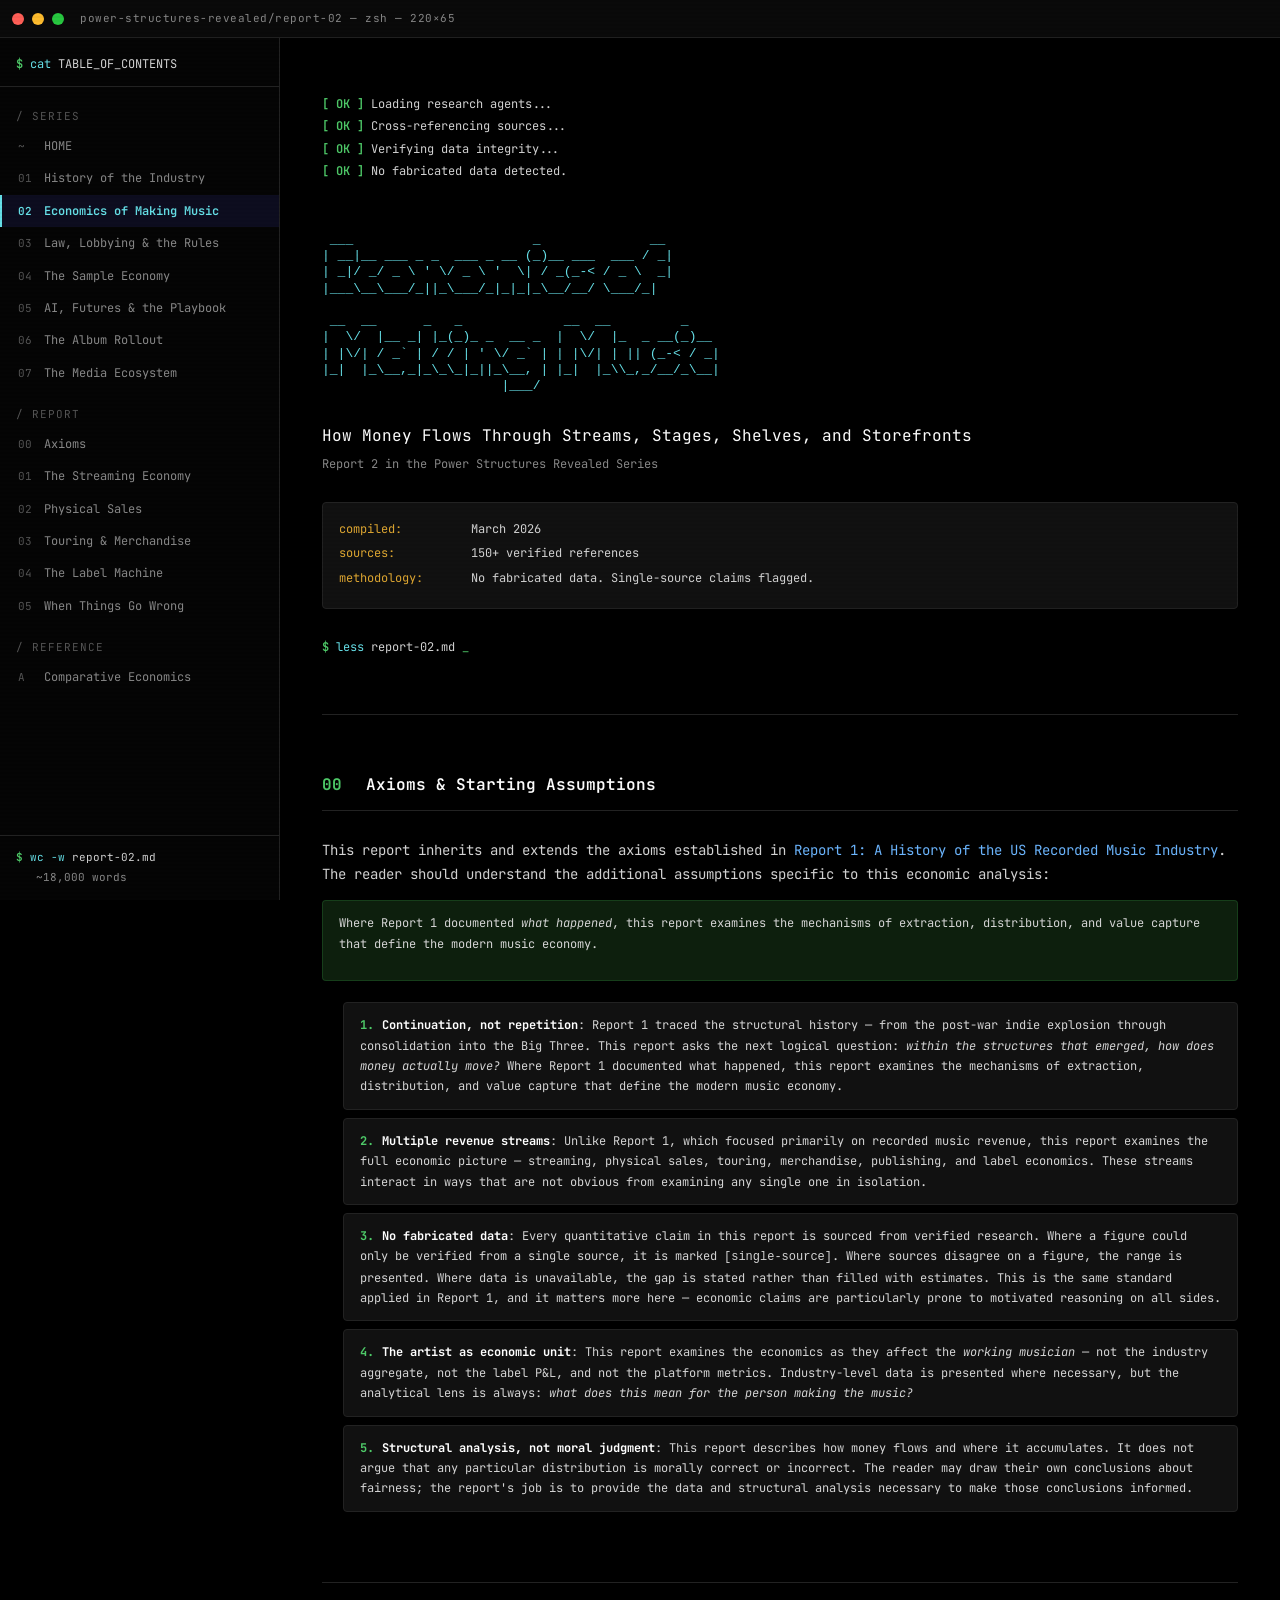
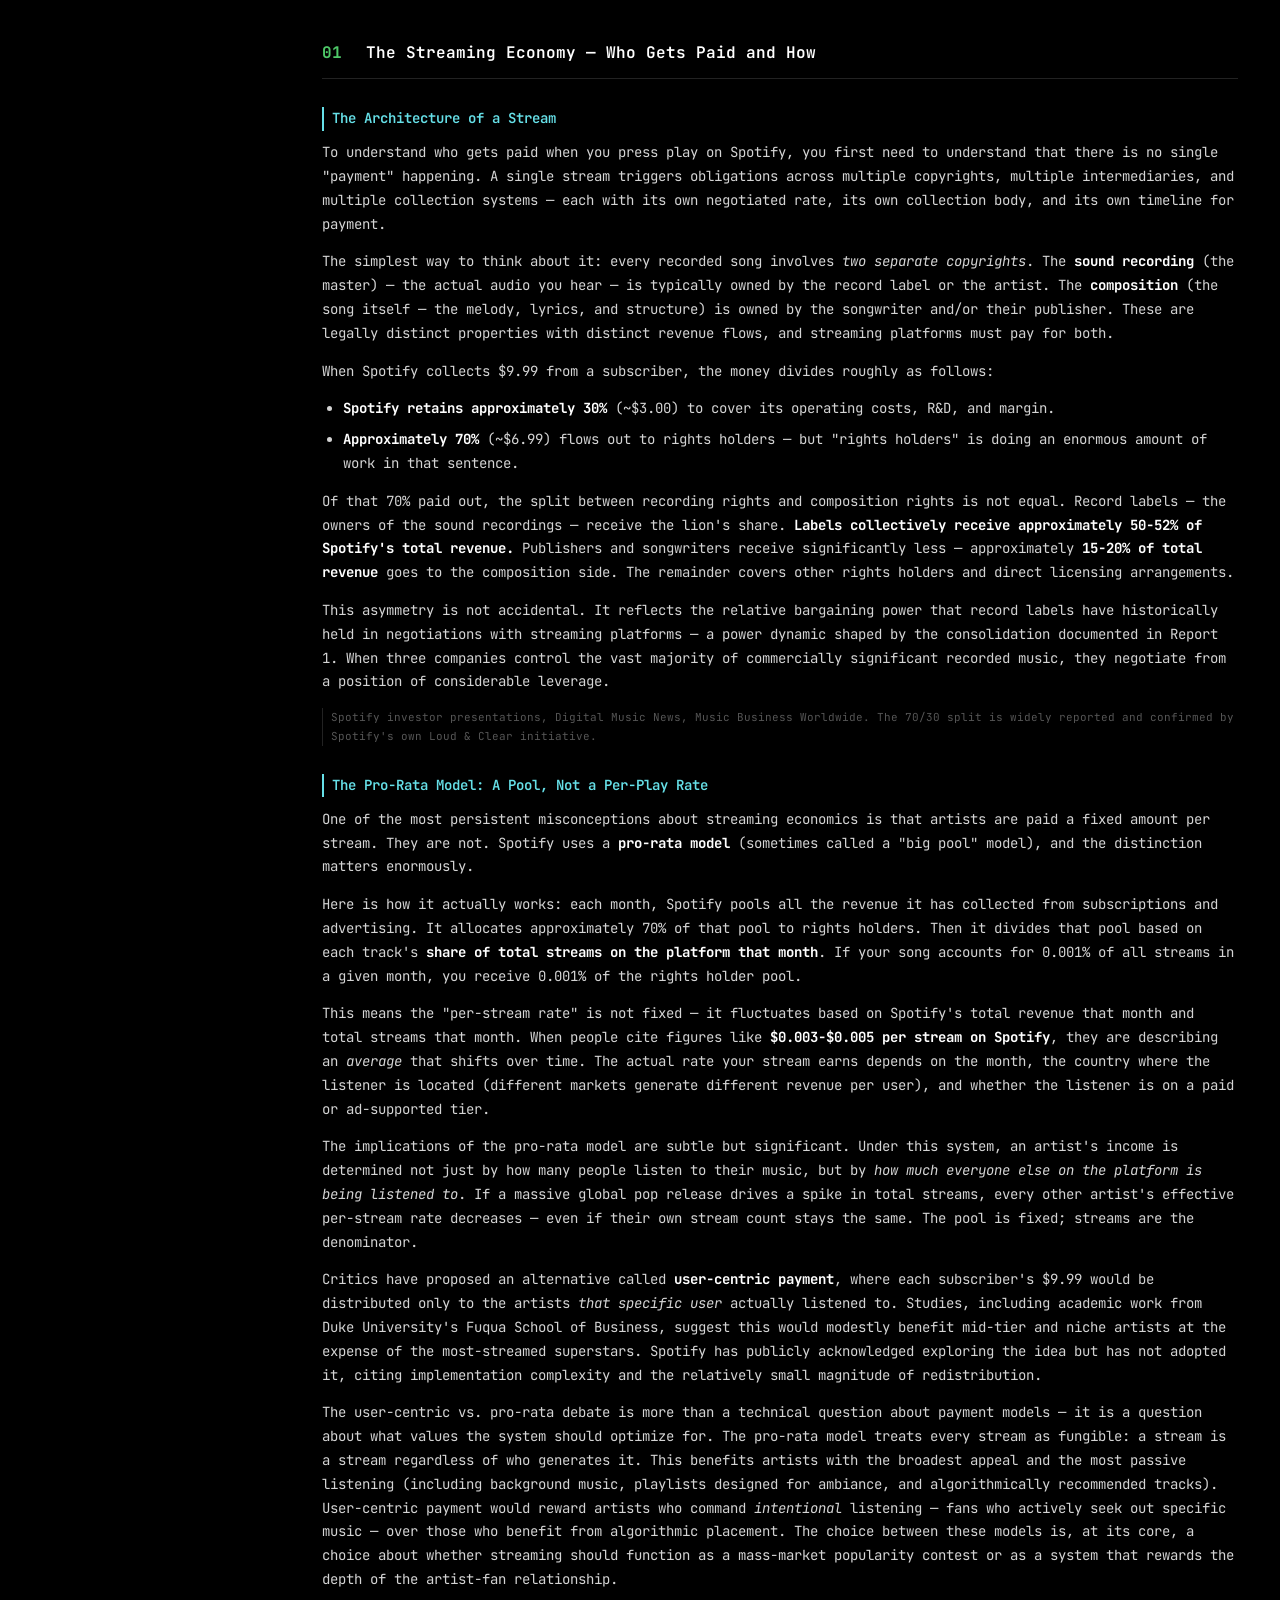
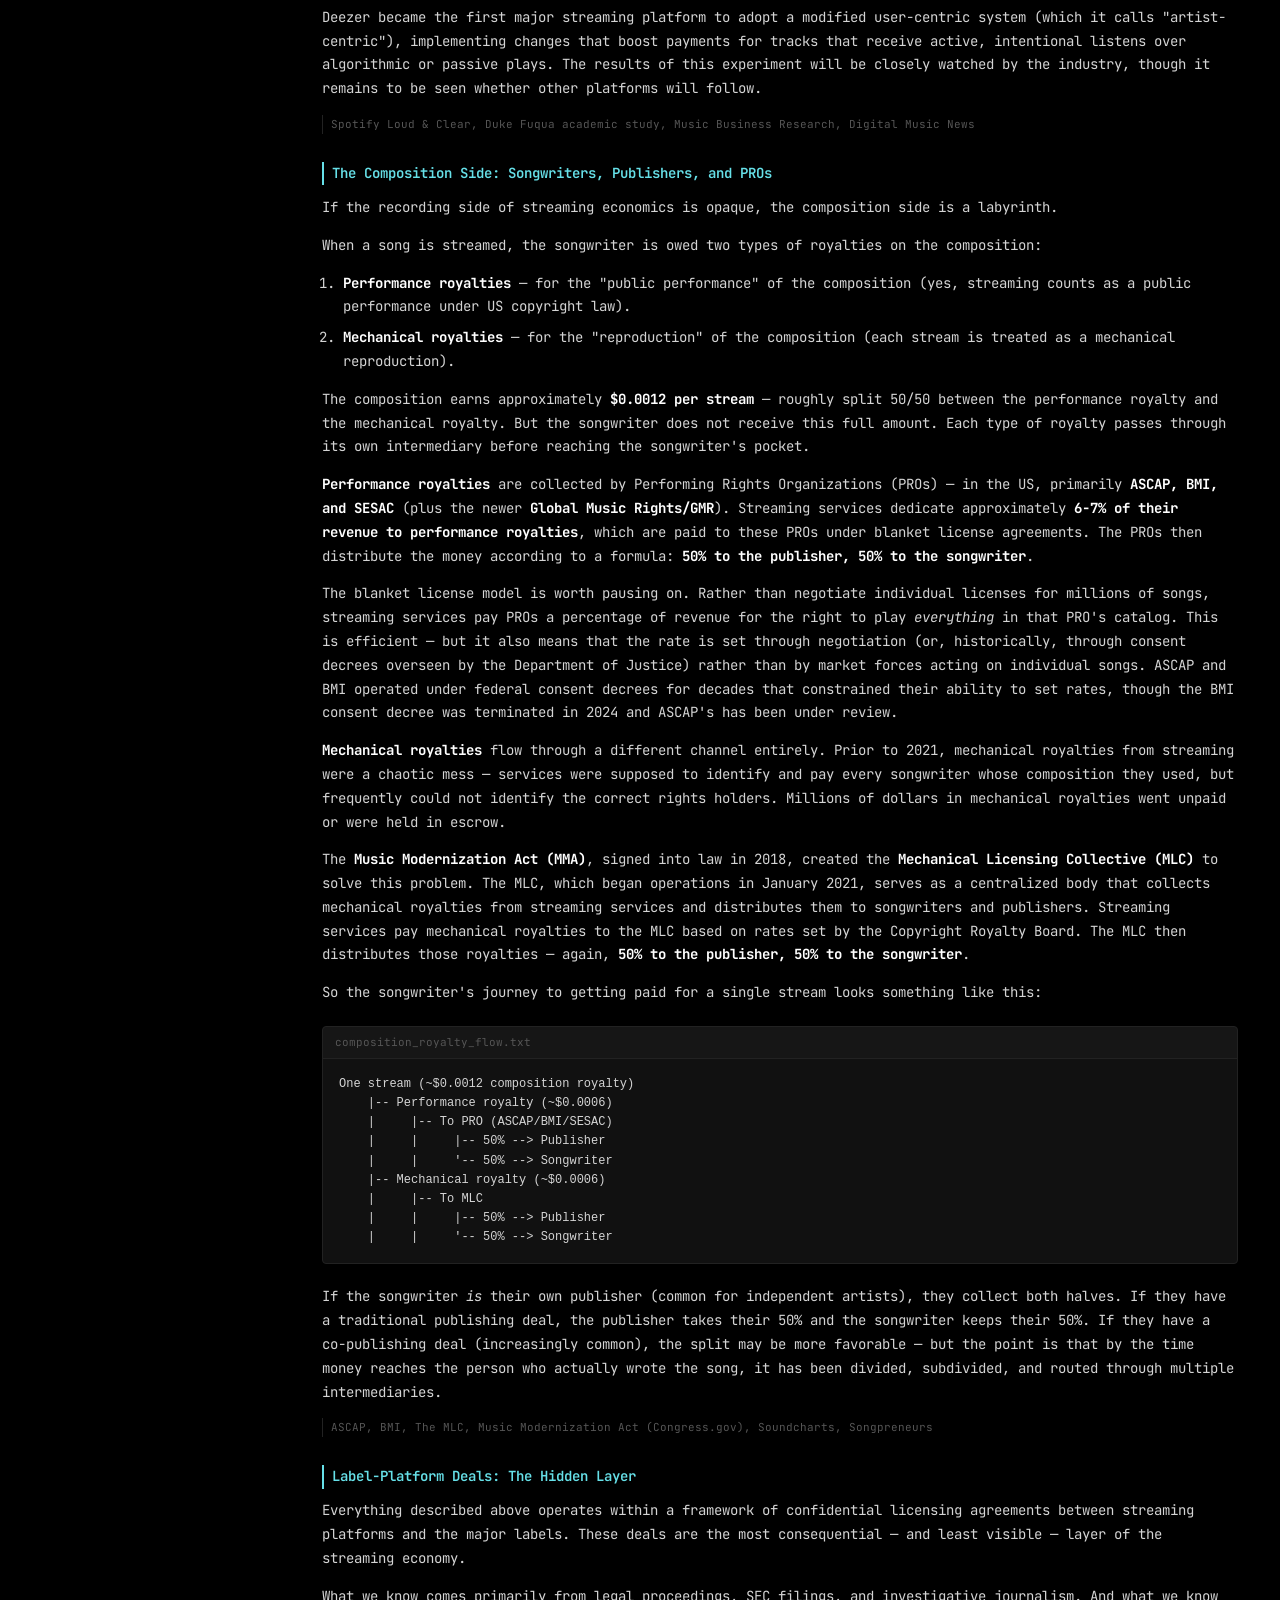
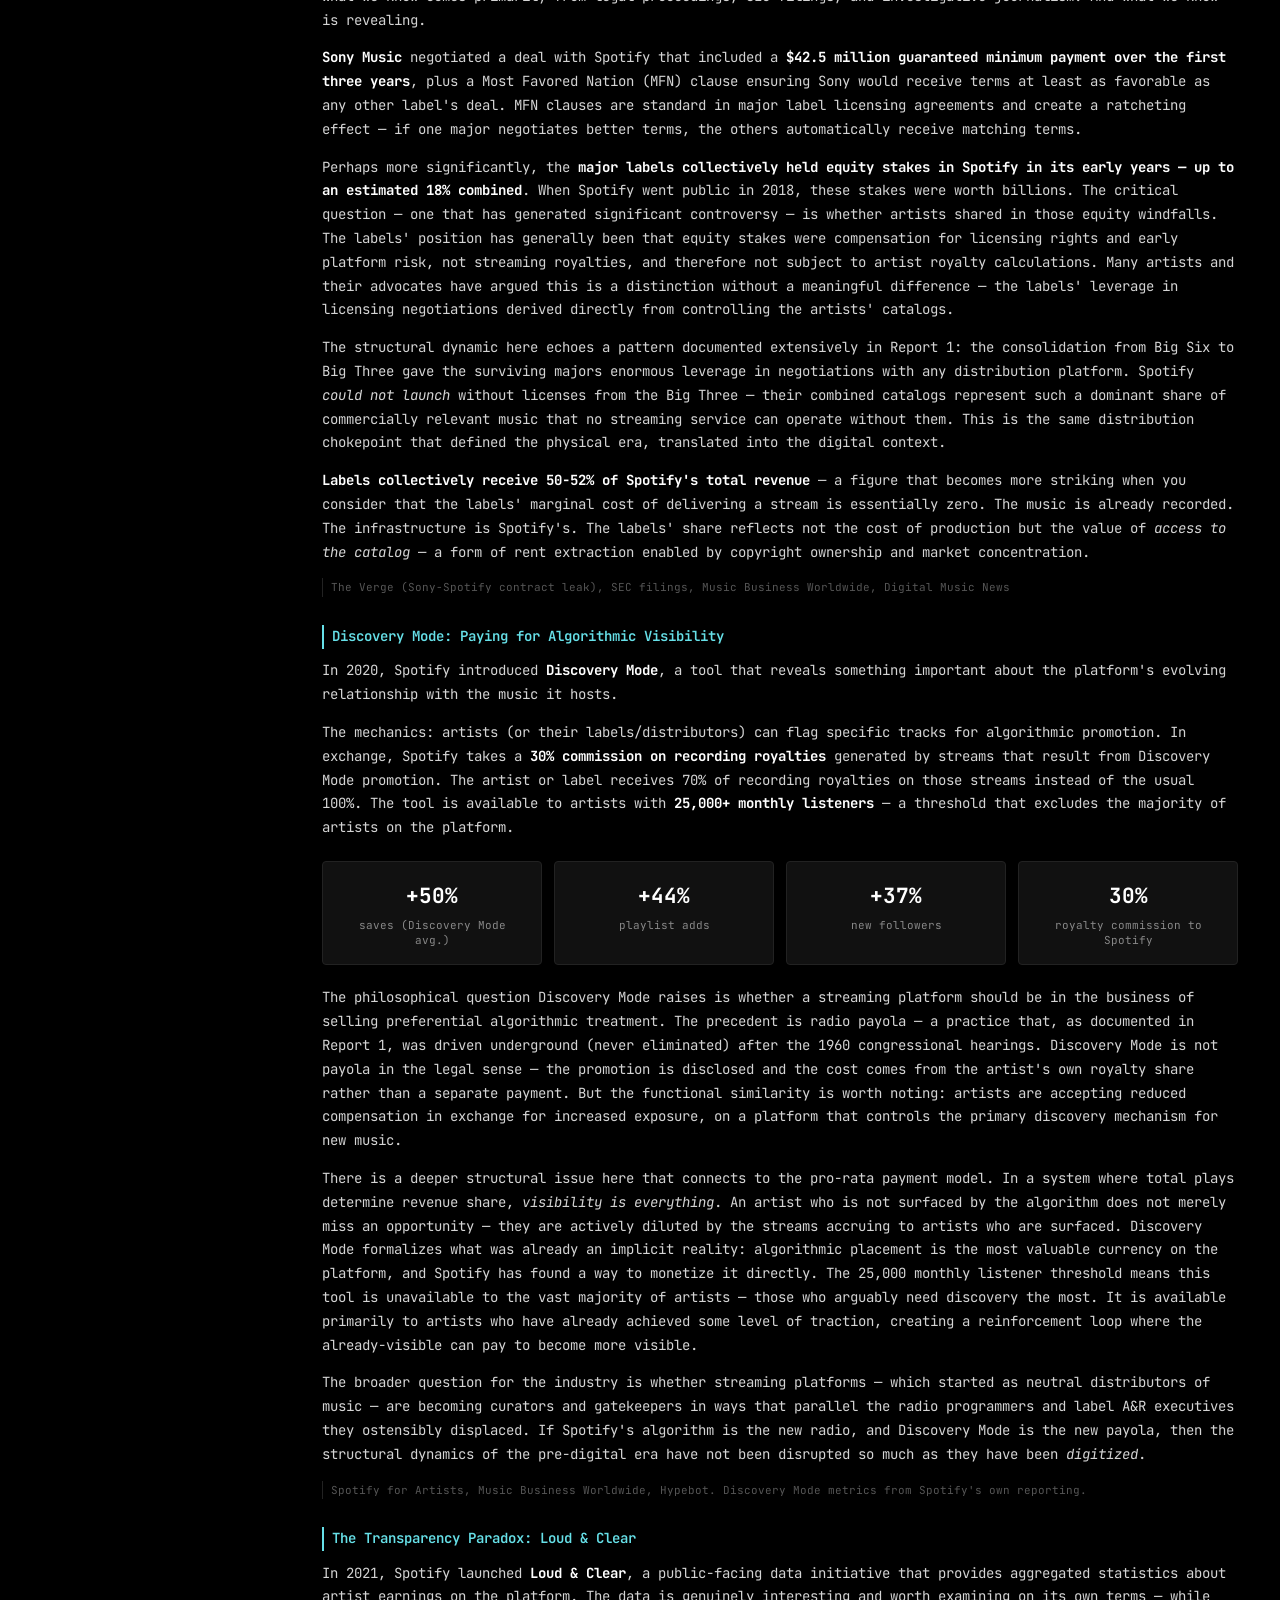
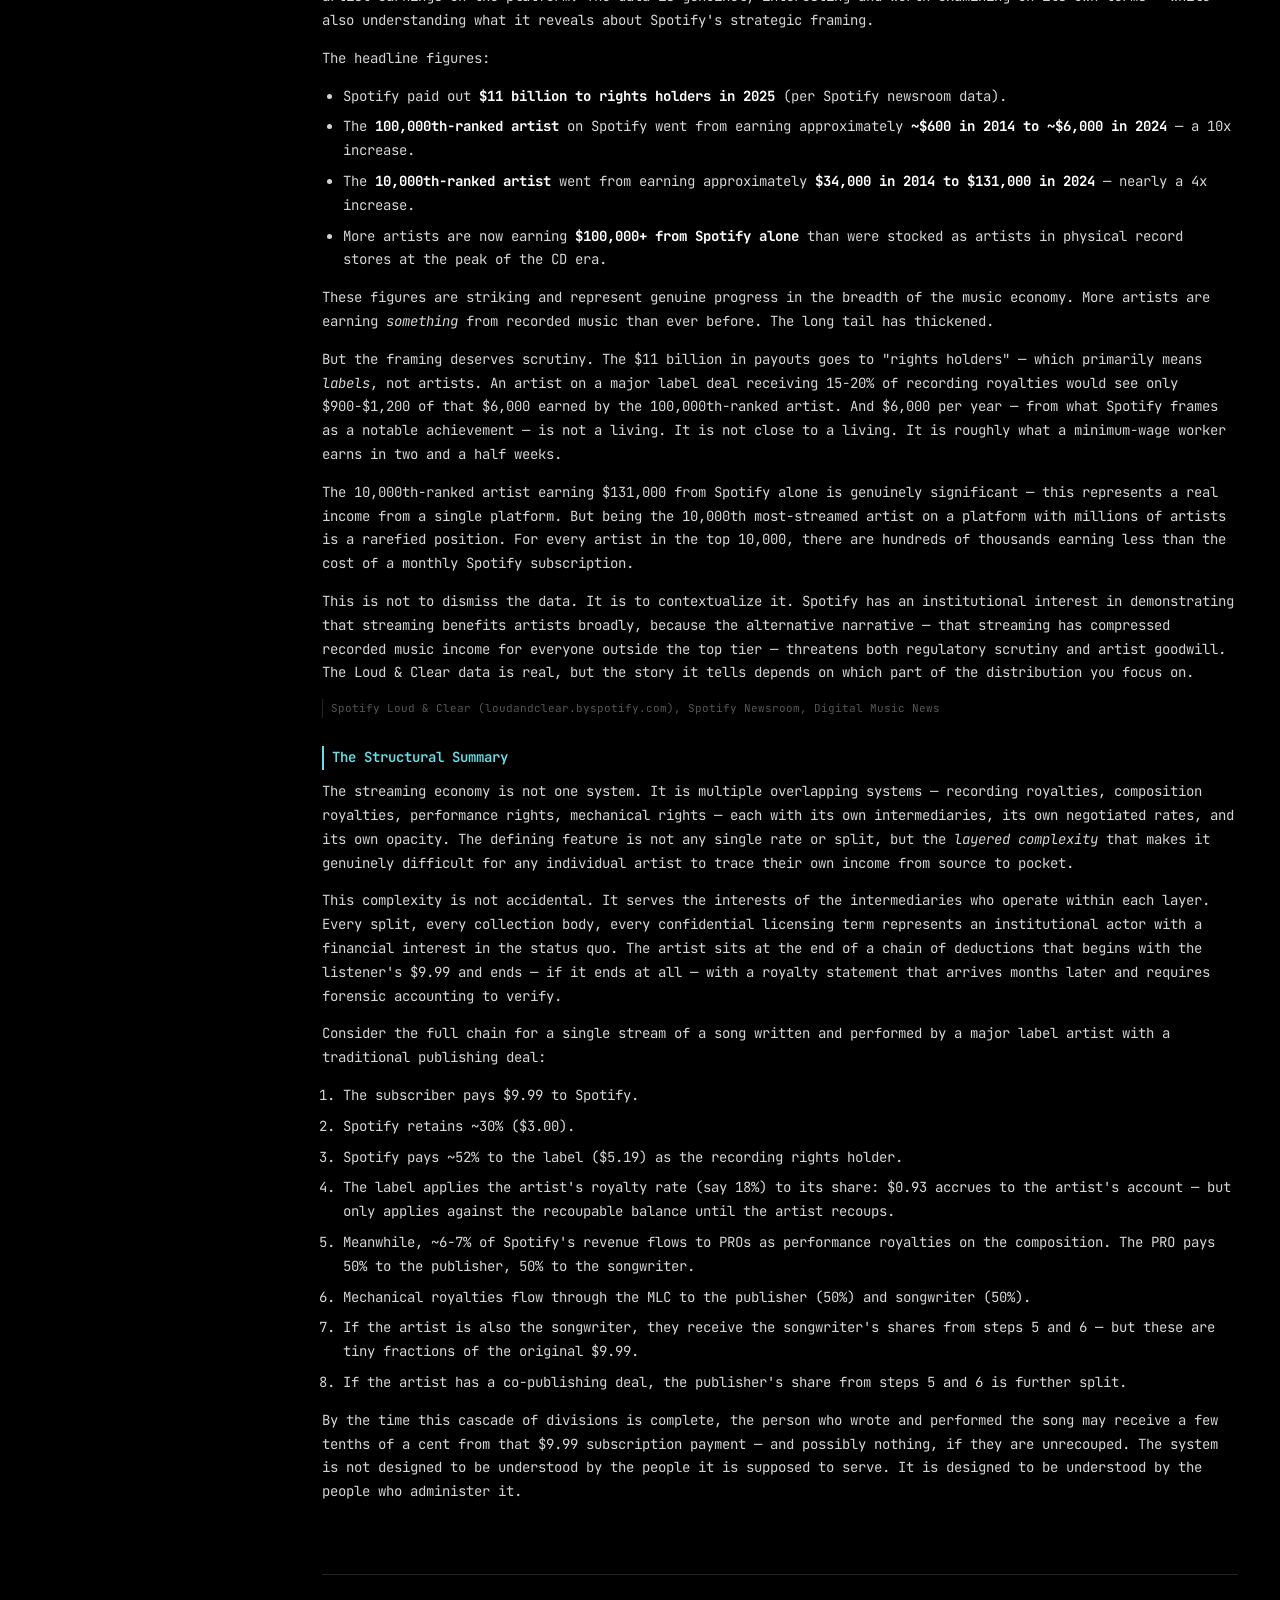
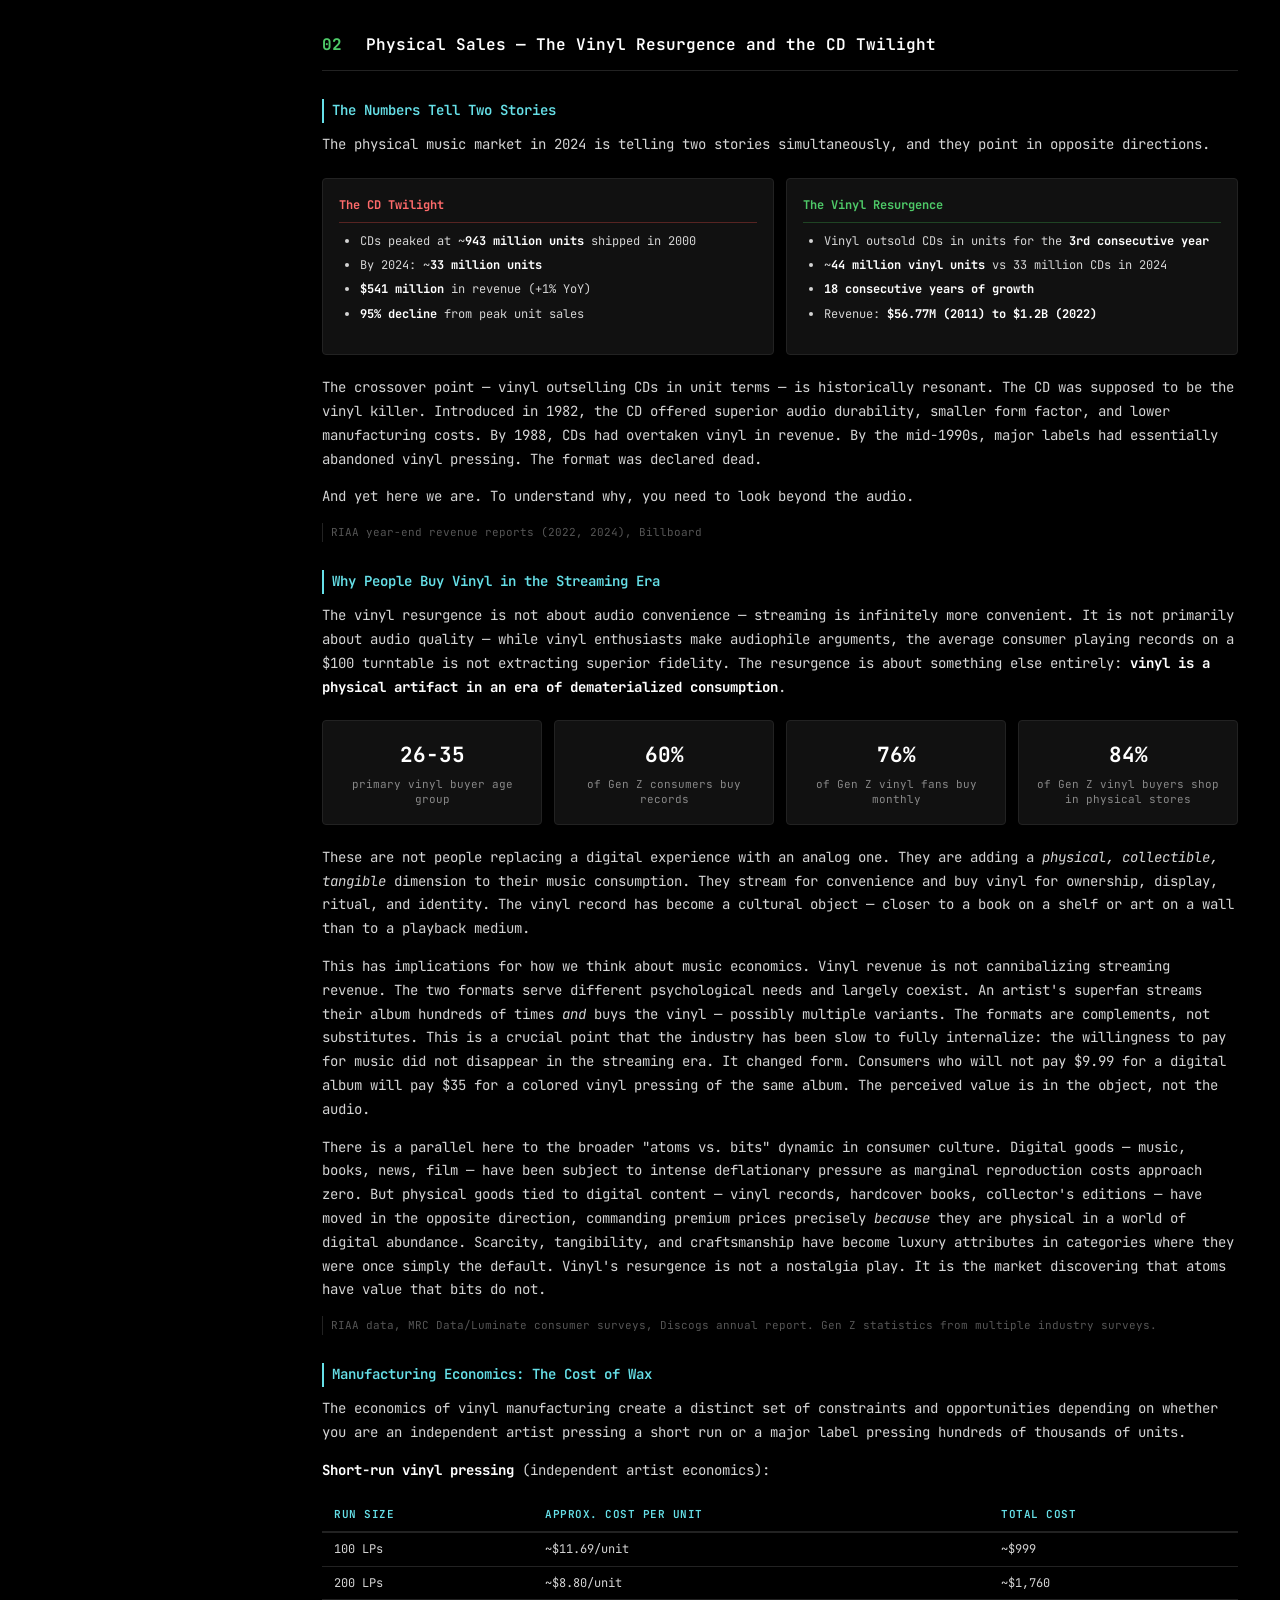
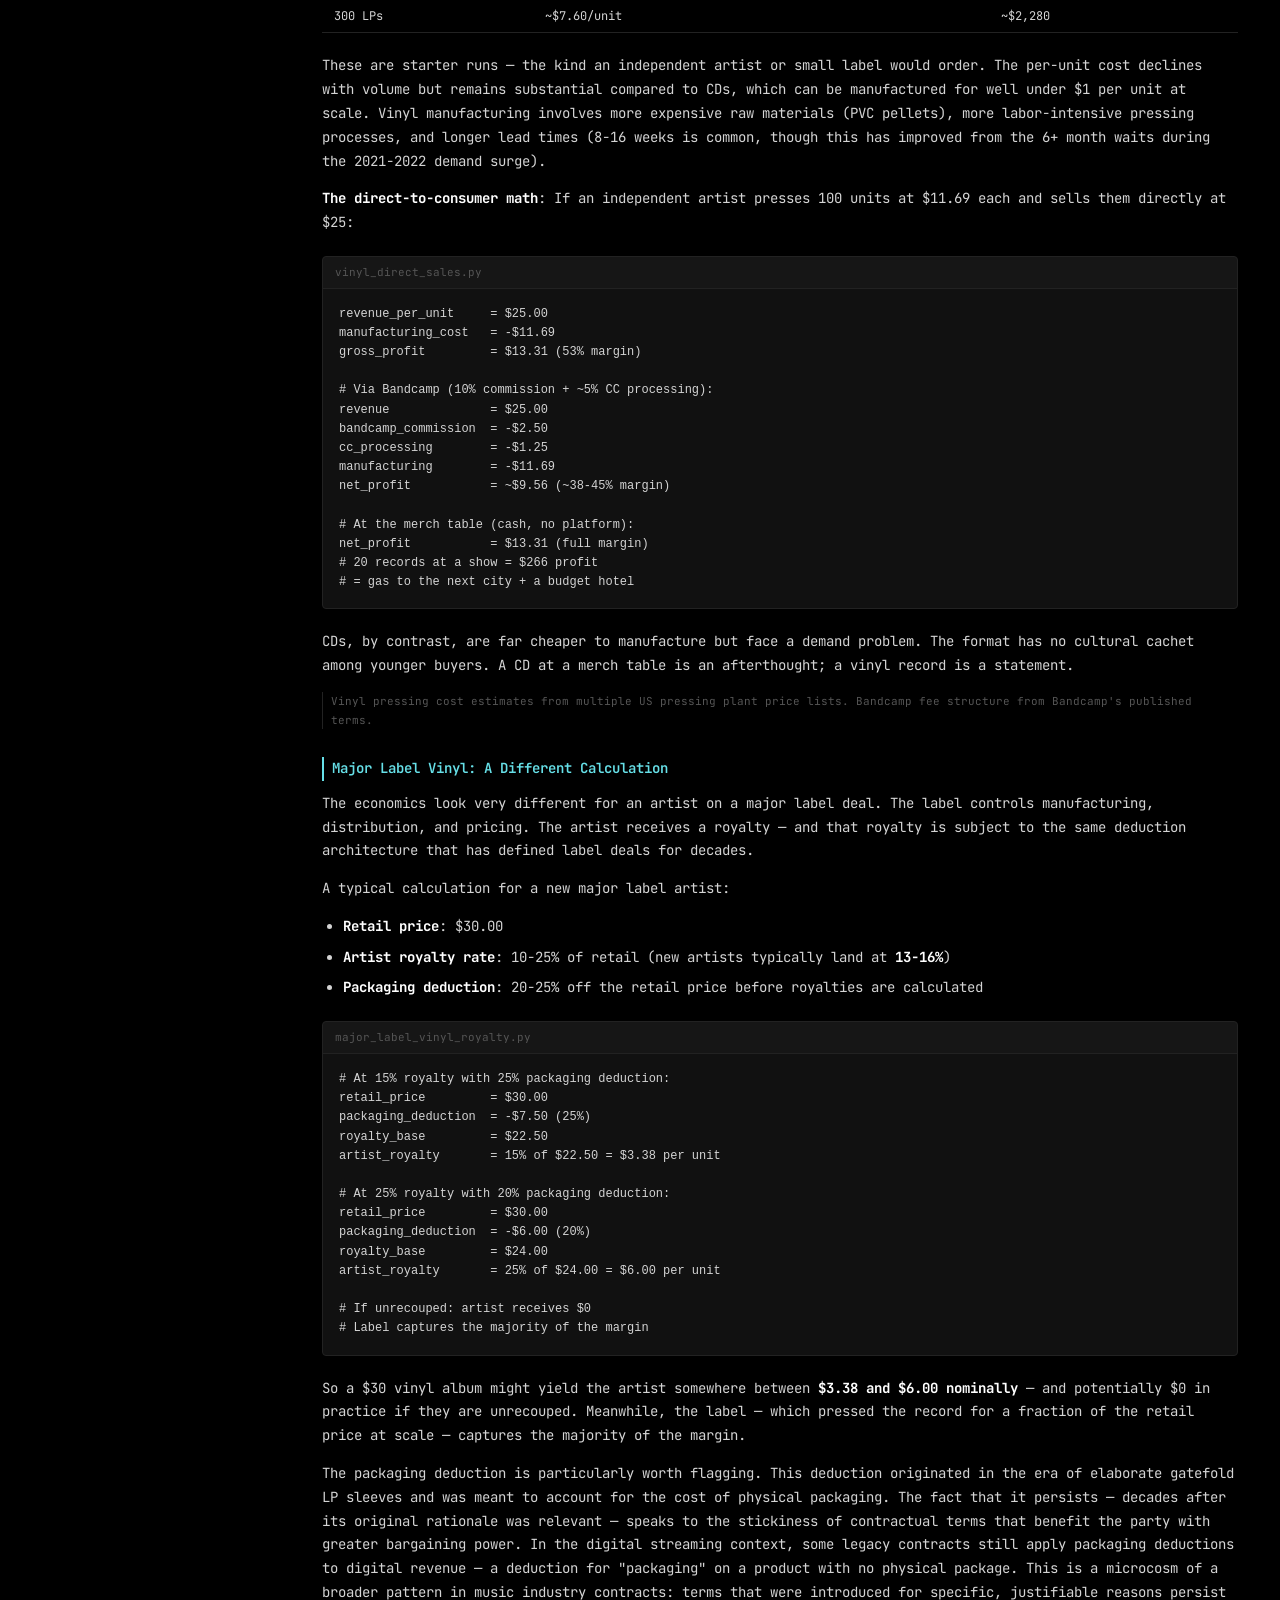
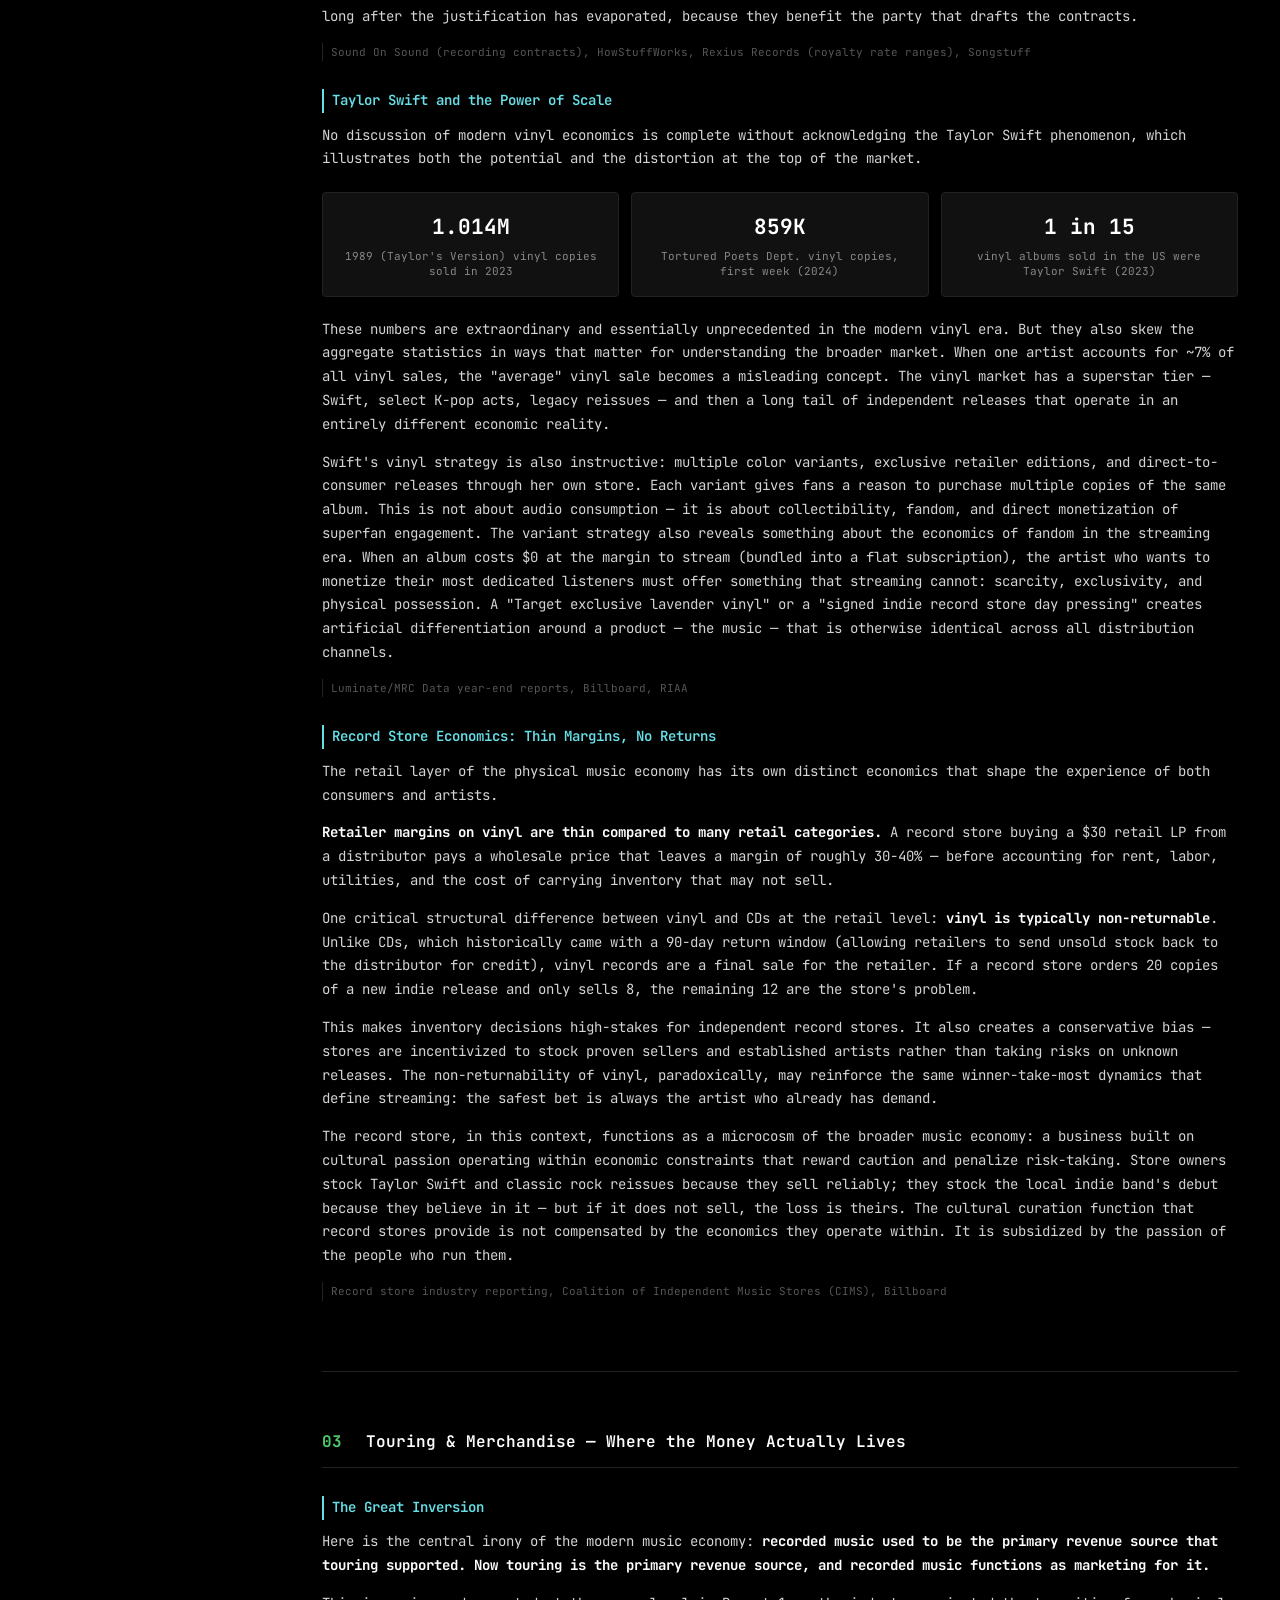
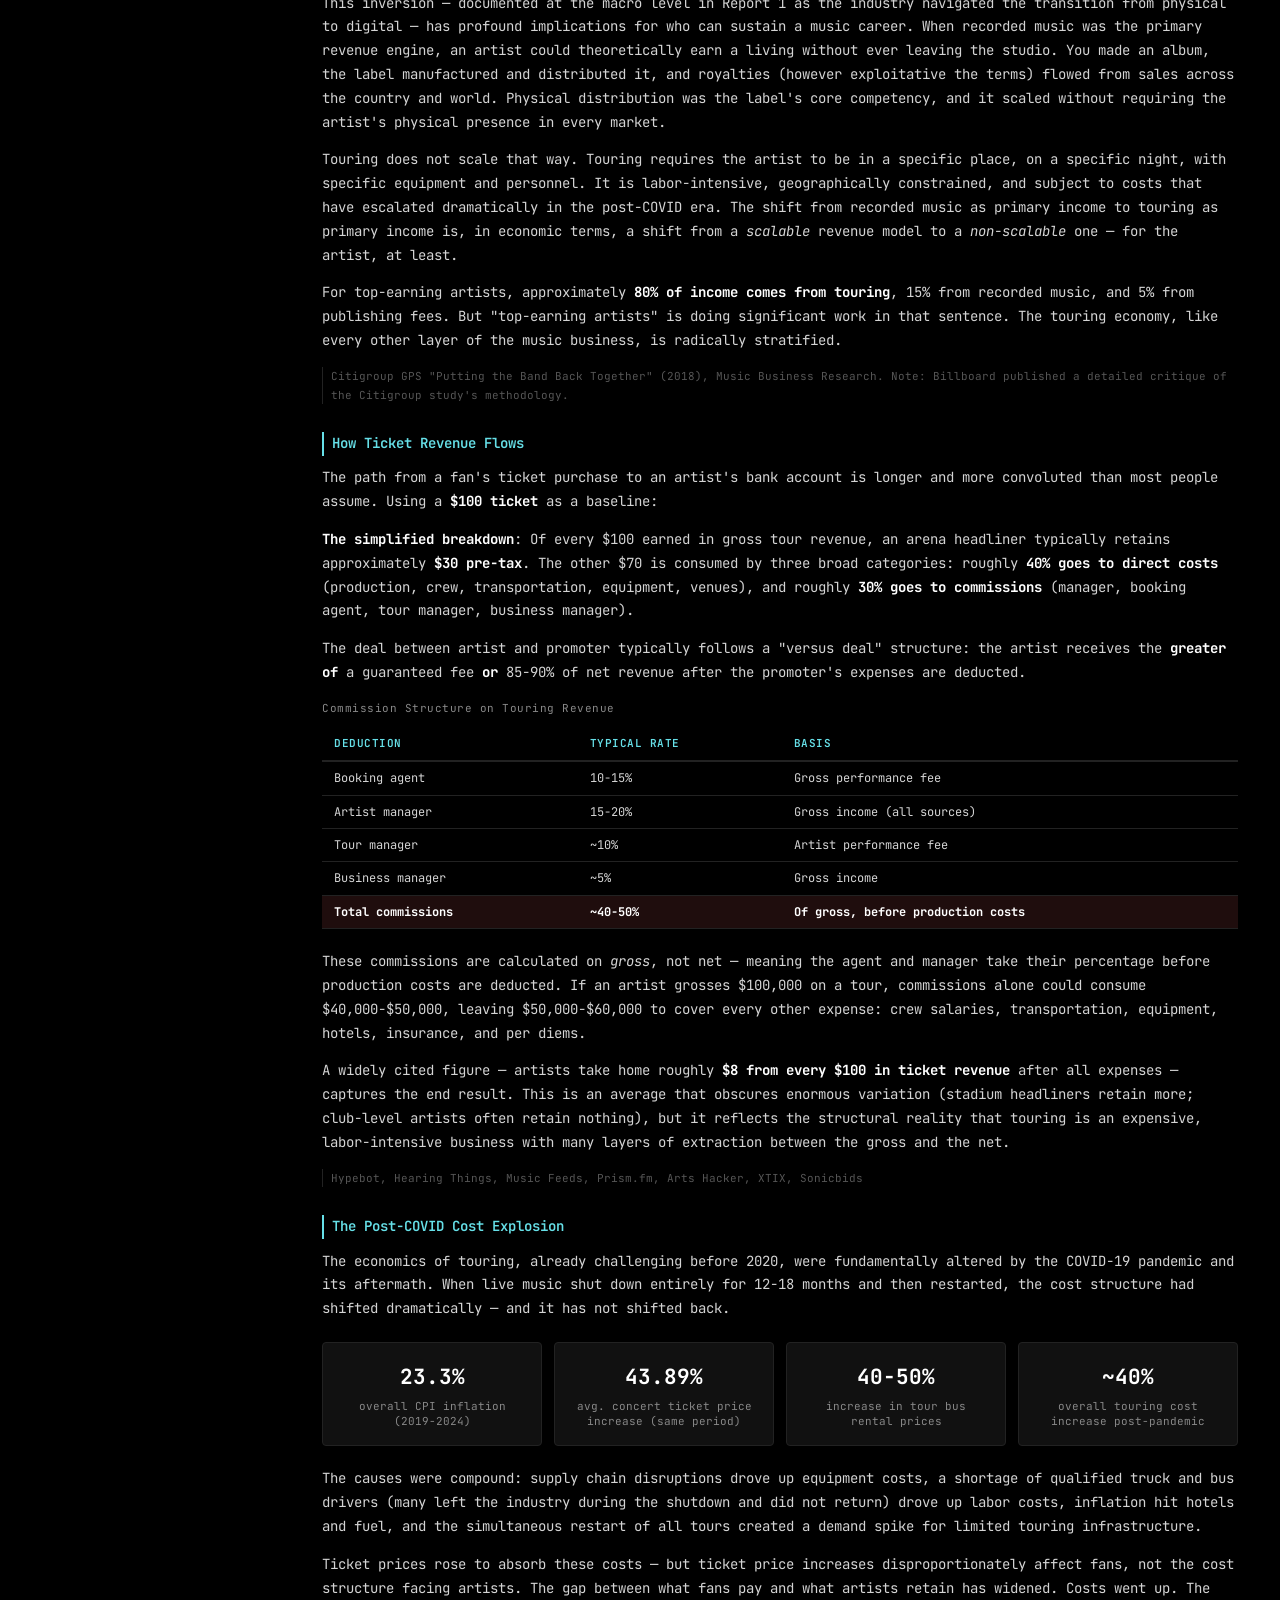
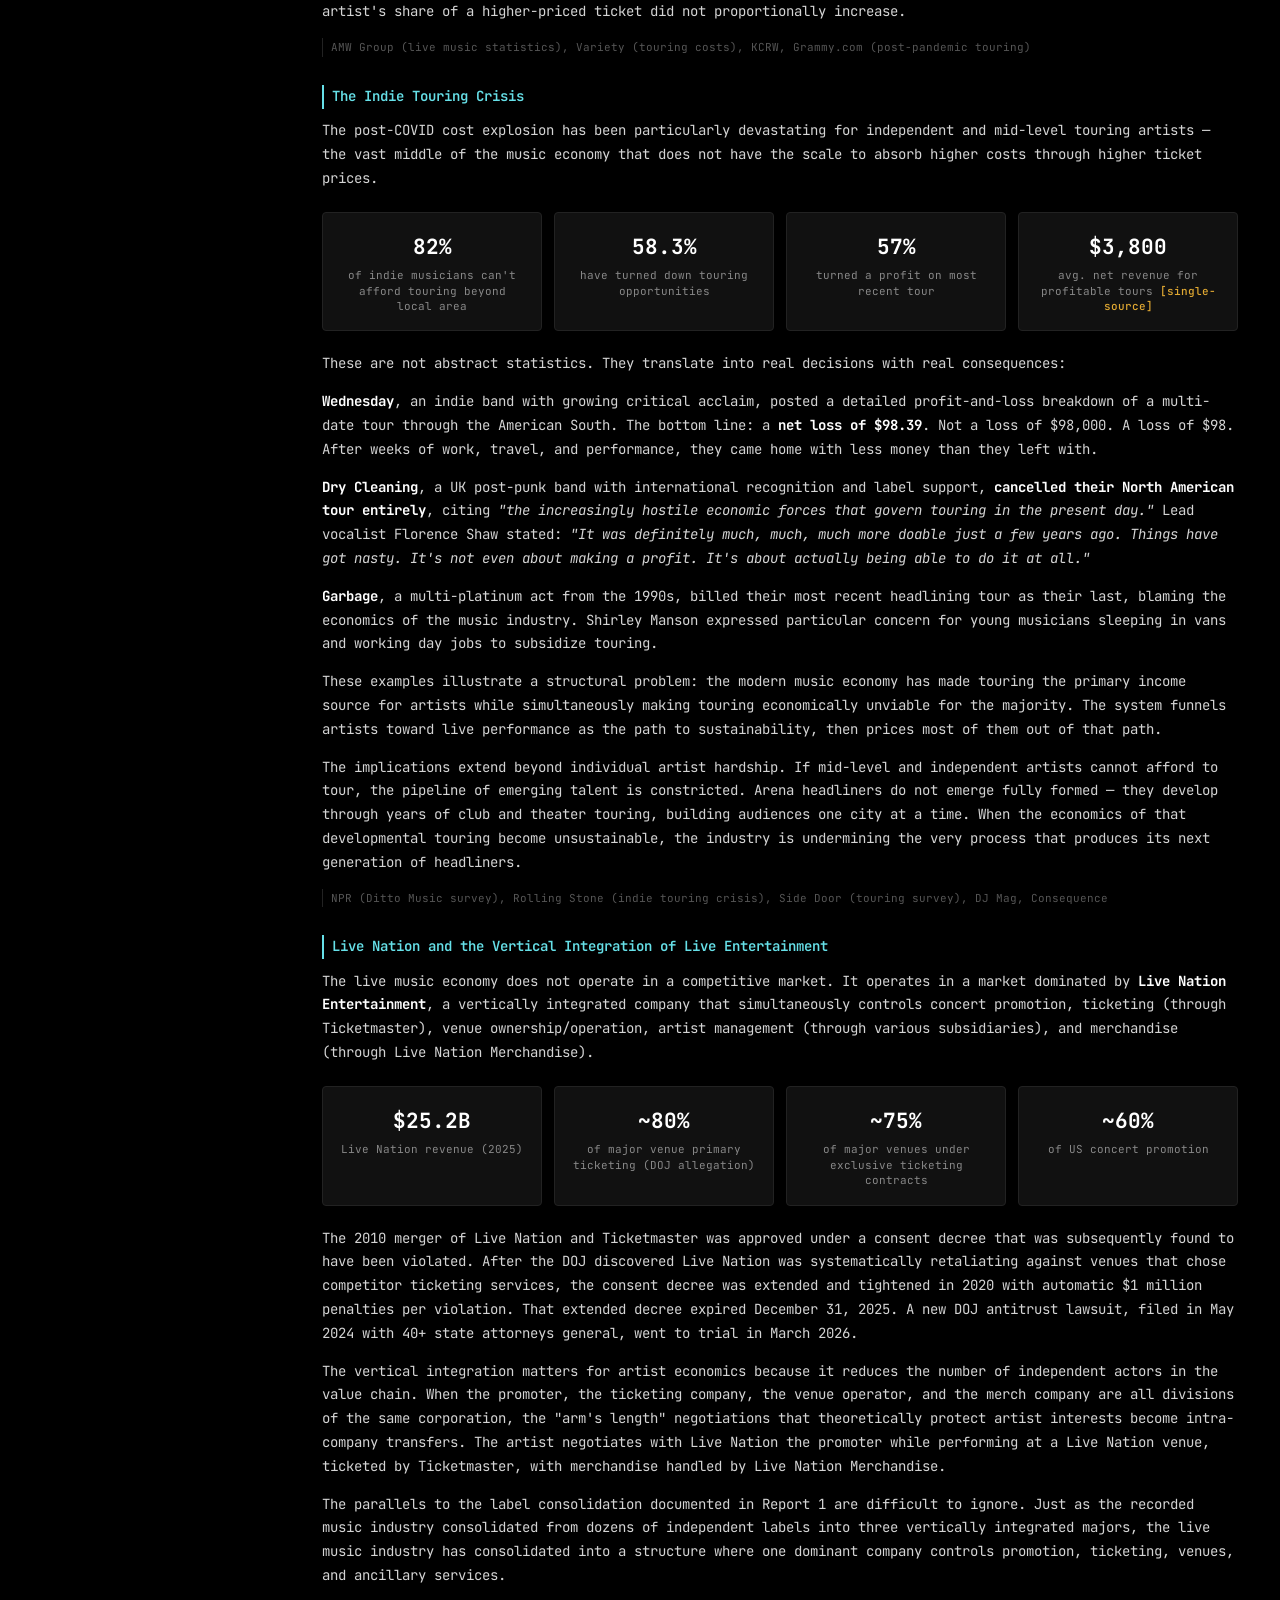
<file: docs/report-02.html>
<!DOCTYPE html>
<html lang="en">
<head>
  <meta charset="UTF-8">
  <meta name="viewport" content="width=device-width, initial-scale=1.0">
  <title>Power Structures Revealed | Economics of Making Music</title>
  <link rel="preconnect" href="https://fonts.googleapis.com">
  <link rel="preconnect" href="https://fonts.gstatic.com" crossorigin>
  <link href="https://fonts.googleapis.com/css2?family=JetBrains+Mono:wght@300;400;500;600;700&family=IBM+Plex+Mono:wght@300;400;500;600;700&display=swap" rel="stylesheet">
  <link rel="stylesheet" href="style.css">
</head>
<body>
  <div class="scanlines"></div>

  <div class="terminal-wrapper">
    <div class="terminal-bar">
      <div class="terminal-buttons">
        <span class="btn-close"></span>
        <span class="btn-minimize"></span>
        <span class="btn-maximize"></span>
      </div>
      <div class="terminal-title">power-structures-revealed/report-02 — zsh — 220×65</div>
    </div>

    <div class="terminal-body">
      <nav class="sidebar" id="sidebar">
        <div class="sidebar-header">
          <span class="prompt">$</span> <span class="cmd">cat</span> TABLE_OF_CONTENTS
        </div>
        <div class="toc-content">
          <div class="toc-group">
            <div class="toc-group-label">/ SERIES</div>
            <a href="index.html" class="series-link"><span class="toc-marker">~</span> HOME</a>
            <a href="report-01.html" class="series-link"><span class="toc-marker">01</span> History of the Industry</a>
            <a href="report-02.html" class="series-link series-current"><span class="toc-marker">02</span> Economics of Making Music</a>
            <a href="report-03.html" class="series-link"><span class="toc-marker">03</span> Law, Lobbying &amp; the Rules</a>
            <a href="report-04.html" class="series-link"><span class="toc-marker">04</span> The Sample Economy</a>
            <a href="report-05.html" class="series-link"><span class="toc-marker">05</span> AI, Futures &amp; the Playbook</a>
            <a href="report-06.html" class="series-link"><span class="toc-marker">06</span> The Album Rollout</a>
            <a href="report-07.html" class="series-link"><span class="toc-marker">07</span> The Media Ecosystem</a>
          </div>
          <div class="toc-group">
            <div class="toc-group-label">/ REPORT</div>
            <a href="#axioms-02" class="toc-link" data-section="axioms-02"><span class="toc-marker">00</span> Axioms</a>
            <a href="#part-1-streaming" class="toc-link" data-section="part-1-streaming"><span class="toc-marker">01</span> The Streaming Economy</a>
            <a href="#part-2-physical" class="toc-link" data-section="part-2-physical"><span class="toc-marker">02</span> Physical Sales</a>
            <a href="#part-3-touring" class="toc-link" data-section="part-3-touring"><span class="toc-marker">03</span> Touring & Merchandise</a>
            <a href="#part-4-labels" class="toc-link" data-section="part-4-labels"><span class="toc-marker">04</span> The Label Machine</a>
            <a href="#part-5-wrong" class="toc-link" data-section="part-5-wrong"><span class="toc-marker">05</span> When Things Go Wrong</a>
          </div>
          <div class="toc-group">
            <div class="toc-group-label">/ REFERENCE</div>
            <a href="#appendix-table" class="toc-link" data-section="appendix-table"><span class="toc-marker">A</span> Comparative Economics</a>
          </div>
        </div>
        <div class="sidebar-footer">
          <div class="sidebar-meta">
            <span class="prompt">$</span> <span class="cmd">wc -w</span> report-02.md<br>
            <span class="output">~18,000 words</span>
          </div>
        </div>
      </nav>

      <button class="mobile-toc-toggle" id="mobileToggle" aria-label="Toggle table of contents">
        <span class="hamburger"></span>
      </button>

      <main class="content" id="content">

        <!-- HERO -->
        <section class="section hero-section" id="hero">
          <div class="boot-sequence">
            <div class="boot-line"><span class="boot-ok">[  OK  ]</span> Loading research agents...</div>
            <div class="boot-line"><span class="boot-ok">[  OK  ]</span> Cross-referencing sources...</div>
            <div class="boot-line"><span class="boot-ok">[  OK  ]</span> Verifying data integrity...</div>
            <div class="boot-line"><span class="boot-ok">[  OK  ]</span> No fabricated data detected.</div>
            <div class="boot-line">&nbsp;</div>
          </div>
          <pre class="ascii-title">
 ___                       _              __
| __|__ ___ _ _  ___ _ __ (_)__ ___  ___ / _|
| _|/ _/ _ \ ' \/ _ \ '  \| / _(_-&lt; / _ \  _|
|___\__\___/_||_\___/_|_|_|_\__/__/ \___/_|

 __  __      _   _             __  __         _
|  \/  |__ _| |_(_)_ _  __ _  |  \/  |_  _ __(_)__
| |\/| / _` | / / | ' \/ _` | | |\/| | || (_-&lt; / _|
|_|  |_\__,_|_\_\_|_||_\__, | |_|  |_\\_,_/__/_\__|
                       |___/
</pre>
          <div class="hero-subtitle">
            <p>How Money Flows Through Streams, Stages, Shelves, and Storefronts</p>
            <p class="hero-tagline">Report 2 in the Power Structures Revealed Series</p>
          </div>
          <div class="hero-meta">
            <div class="meta-row">
              <span class="meta-label">compiled:</span>
              <span class="meta-value">March 2026</span>
            </div>
            <div class="meta-row">
              <span class="meta-label">sources:</span>
              <span class="meta-value">150+ verified references</span>
            </div>
            <div class="meta-row">
              <span class="meta-label">methodology:</span>
              <span class="meta-value">No fabricated data. Single-source claims flagged.</span>
            </div>
          </div>
          <div class="scroll-prompt">
            <span class="prompt">$</span> <span class="cmd">less</span> report-02.md <span class="cursor-blink">_</span>
          </div>
        </section>

        <!-- AXIOMS -->
        <section class="section" id="axioms-02">
          <div class="section-header">
            <span class="section-number">00</span>
            <h2>Axioms & Starting Assumptions</h2>
          </div>
          <div class="section-body">
            <p>This report inherits and extends the axioms established in <a href="report-01.html">Report 1: A History of the US Recorded Music Industry</a>. The reader should understand the additional assumptions specific to this economic analysis:</p>
            <div class="callout callout-axiom">
              <p>Where Report 1 documented <em>what happened</em>, this report examines the mechanisms of extraction, distribution, and value capture that define the modern music economy.</p>
            </div>
            <ol class="axiom-list">
              <li><strong>Continuation, not repetition</strong>: Report 1 traced the structural history — from the post-war indie explosion through consolidation into the Big Three. This report asks the next logical question: <em>within the structures that emerged, how does money actually move?</em> Where Report 1 documented what happened, this report examines the mechanisms of extraction, distribution, and value capture that define the modern music economy.</li>
              <li><strong>Multiple revenue streams</strong>: Unlike Report 1, which focused primarily on recorded music revenue, this report examines the full economic picture — streaming, physical sales, touring, merchandise, publishing, and label economics. These streams interact in ways that are not obvious from examining any single one in isolation.</li>
              <li><strong>No fabricated data</strong>: Every quantitative claim in this report is sourced from verified research. Where a figure could only be verified from a single source, it is marked <code>[single-source]</code>. Where sources disagree on a figure, the range is presented. Where data is unavailable, the gap is stated rather than filled with estimates. This is the same standard applied in Report 1, and it matters more here — economic claims are particularly prone to motivated reasoning on all sides.</li>
              <li><strong>The artist as economic unit</strong>: This report examines the economics as they affect the <em>working musician</em> — not the industry aggregate, not the label P&L, and not the platform metrics. Industry-level data is presented where necessary, but the analytical lens is always: <em>what does this mean for the person making the music?</em></li>
              <li><strong>Structural analysis, not moral judgment</strong>: This report describes how money flows and where it accumulates. It does not argue that any particular distribution is morally correct or incorrect. The reader may draw their own conclusions about fairness; the report's job is to provide the data and structural analysis necessary to make those conclusions informed.</li>
            </ol>
          </div>
        </section>

        <!-- PART I: THE STREAMING ECONOMY -->
        <section class="section" id="part-1-streaming">
          <div class="section-header">
            <span class="section-number">01</span>
            <h2>The Streaming Economy — Who Gets Paid and How</h2>
          </div>
          <div class="section-body">

            <h3>The Architecture of a Stream</h3>
            <p>To understand who gets paid when you press play on Spotify, you first need to understand that there is no single "payment" happening. A single stream triggers obligations across multiple copyrights, multiple intermediaries, and multiple collection systems — each with its own negotiated rate, its own collection body, and its own timeline for payment.</p>
            <p>The simplest way to think about it: every recorded song involves <em>two separate copyrights</em>. The <strong>sound recording</strong> (the master) — the actual audio you hear — is typically owned by the record label or the artist. The <strong>composition</strong> (the song itself — the melody, lyrics, and structure) is owned by the songwriter and/or their publisher. These are legally distinct properties with distinct revenue flows, and streaming platforms must pay for both.</p>
            <p>When Spotify collects $9.99 from a subscriber, the money divides roughly as follows:</p>
            <ul>
              <li><strong>Spotify retains approximately 30%</strong> (~$3.00) to cover its operating costs, R&D, and margin.</li>
              <li><strong>Approximately 70%</strong> (~$6.99) flows out to rights holders — but "rights holders" is doing an enormous amount of work in that sentence.</li>
            </ul>
            <p>Of that 70% paid out, the split between recording rights and composition rights is not equal. Record labels — the owners of the sound recordings — receive the lion's share. <strong>Labels collectively receive approximately 50-52% of Spotify's total revenue.</strong> Publishers and songwriters receive significantly less — approximately <strong>15-20% of total revenue</strong> goes to the composition side. The remainder covers other rights holders and direct licensing arrangements.</p>
            <p>This asymmetry is not accidental. It reflects the relative bargaining power that record labels have historically held in negotiations with streaming platforms — a power dynamic shaped by the consolidation documented in Report 1. When three companies control the vast majority of commercially significant recorded music, they negotiate from a position of considerable leverage.</p>
            <cite>Spotify investor presentations, Digital Music News, Music Business Worldwide. The 70/30 split is widely reported and confirmed by Spotify's own Loud & Clear initiative.</cite>

            <h3>The Pro-Rata Model: A Pool, Not a Per-Play Rate</h3>
            <p>One of the most persistent misconceptions about streaming economics is that artists are paid a fixed amount per stream. They are not. Spotify uses a <strong>pro-rata model</strong> (sometimes called a "big pool" model), and the distinction matters enormously.</p>
            <p>Here is how it actually works: each month, Spotify pools all the revenue it has collected from subscriptions and advertising. It allocates approximately 70% of that pool to rights holders. Then it divides that pool based on each track's <strong>share of total streams on the platform that month</strong>. If your song accounts for 0.001% of all streams in a given month, you receive 0.001% of the rights holder pool.</p>
            <p>This means the "per-stream rate" is not fixed — it fluctuates based on Spotify's total revenue that month and total streams that month. When people cite figures like <strong>$0.003-$0.005 per stream on Spotify</strong>, they are describing an <em>average</em> that shifts over time. The actual rate your stream earns depends on the month, the country where the listener is located (different markets generate different revenue per user), and whether the listener is on a paid or ad-supported tier.</p>
            <p>The implications of the pro-rata model are subtle but significant. Under this system, an artist's income is determined not just by how many people listen to their music, but by <em>how much everyone else on the platform is being listened to</em>. If a massive global pop release drives a spike in total streams, every other artist's effective per-stream rate decreases — even if their own stream count stays the same. The pool is fixed; streams are the denominator.</p>
            <p>Critics have proposed an alternative called <strong>user-centric payment</strong>, where each subscriber's $9.99 would be distributed only to the artists <em>that specific user</em> actually listened to. Studies, including academic work from Duke University's Fuqua School of Business, suggest this would modestly benefit mid-tier and niche artists at the expense of the most-streamed superstars. Spotify has publicly acknowledged exploring the idea but has not adopted it, citing implementation complexity and the relatively small magnitude of redistribution.</p>
            <p>The user-centric vs. pro-rata debate is more than a technical question about payment models — it is a question about what values the system should optimize for. The pro-rata model treats every stream as fungible: a stream is a stream regardless of who generates it. This benefits artists with the broadest appeal and the most passive listening (including background music, playlists designed for ambiance, and algorithmically recommended tracks). User-centric payment would reward artists who command <em>intentional</em> listening — fans who actively seek out specific music — over those who benefit from algorithmic placement. The choice between these models is, at its core, a choice about whether streaming should function as a mass-market popularity contest or as a system that rewards the depth of the artist-fan relationship.</p>
            <p>Deezer became the first major streaming platform to adopt a modified user-centric system (which it calls "artist-centric"), implementing changes that boost payments for tracks that receive active, intentional listens over algorithmic or passive plays. The results of this experiment will be closely watched by the industry, though it remains to be seen whether other platforms will follow.</p>
            <cite>Spotify Loud & Clear, Duke Fuqua academic study, Music Business Research, Digital Music News</cite>

            <h3>The Composition Side: Songwriters, Publishers, and PROs</h3>
            <p>If the recording side of streaming economics is opaque, the composition side is a labyrinth.</p>
            <p>When a song is streamed, the songwriter is owed two types of royalties on the composition:</p>
            <ol>
              <li><strong>Performance royalties</strong> — for the "public performance" of the composition (yes, streaming counts as a public performance under US copyright law).</li>
              <li><strong>Mechanical royalties</strong> — for the "reproduction" of the composition (each stream is treated as a mechanical reproduction).</li>
            </ol>
            <p>The composition earns approximately <strong>$0.0012 per stream</strong> — roughly split 50/50 between the performance royalty and the mechanical royalty. But the songwriter does not receive this full amount. Each type of royalty passes through its own intermediary before reaching the songwriter's pocket.</p>
            <p><strong>Performance royalties</strong> are collected by Performing Rights Organizations (PROs) — in the US, primarily <strong>ASCAP, BMI, and SESAC</strong> (plus the newer <strong>Global Music Rights/GMR</strong>). Streaming services dedicate approximately <strong>6-7% of their revenue to performance royalties</strong>, which are paid to these PROs under blanket license agreements. The PROs then distribute the money according to a formula: <strong>50% to the publisher, 50% to the songwriter</strong>.</p>
            <p>The blanket license model is worth pausing on. Rather than negotiate individual licenses for millions of songs, streaming services pay PROs a percentage of revenue for the right to play <em>everything</em> in that PRO's catalog. This is efficient — but it also means that the rate is set through negotiation (or, historically, through consent decrees overseen by the Department of Justice) rather than by market forces acting on individual songs. ASCAP and BMI operated under federal consent decrees for decades that constrained their ability to set rates, though the BMI consent decree was terminated in 2024 and ASCAP's has been under review.</p>
            <p><strong>Mechanical royalties</strong> flow through a different channel entirely. Prior to 2021, mechanical royalties from streaming were a chaotic mess — services were supposed to identify and pay every songwriter whose composition they used, but frequently could not identify the correct rights holders. Millions of dollars in mechanical royalties went unpaid or were held in escrow.</p>
            <p>The <strong>Music Modernization Act (MMA)</strong>, signed into law in 2018, created the <strong>Mechanical Licensing Collective (MLC)</strong> to solve this problem. The MLC, which began operations in January 2021, serves as a centralized body that collects mechanical royalties from streaming services and distributes them to songwriters and publishers. Streaming services pay mechanical royalties to the MLC based on rates set by the Copyright Royalty Board. The MLC then distributes those royalties — again, <strong>50% to the publisher, 50% to the songwriter</strong>.</p>
            <p>So the songwriter's journey to getting paid for a single stream looks something like this:</p>
            <div class="code-block">
              <div class="code-header">composition_royalty_flow.txt</div>
<pre>
One stream (~$0.0012 composition royalty)
    |-- Performance royalty (~$0.0006)
    |     |-- To PRO (ASCAP/BMI/SESAC)
    |     |     |-- 50% --> Publisher
    |     |     '-- 50% --> Songwriter
    |-- Mechanical royalty (~$0.0006)
    |     |-- To MLC
    |     |     |-- 50% --> Publisher
    |     |     '-- 50% --> Songwriter
</pre>
            </div>
            <p>If the songwriter <em>is</em> their own publisher (common for independent artists), they collect both halves. If they have a traditional publishing deal, the publisher takes their 50% and the songwriter keeps their 50%. If they have a co-publishing deal (increasingly common), the split may be more favorable — but the point is that by the time money reaches the person who actually wrote the song, it has been divided, subdivided, and routed through multiple intermediaries.</p>
            <cite>ASCAP, BMI, The MLC, Music Modernization Act (Congress.gov), Soundcharts, Songpreneurs</cite>

            <h3>Label-Platform Deals: The Hidden Layer</h3>
            <p>Everything described above operates within a framework of confidential licensing agreements between streaming platforms and the major labels. These deals are the most consequential — and least visible — layer of the streaming economy.</p>
            <p>What we know comes primarily from legal proceedings, SEC filings, and investigative journalism. And what we know is revealing.</p>
            <p><strong>Sony Music</strong> negotiated a deal with Spotify that included a <strong>$42.5 million guaranteed minimum payment over the first three years</strong>, plus a Most Favored Nation (MFN) clause ensuring Sony would receive terms at least as favorable as any other label's deal. MFN clauses are standard in major label licensing agreements and create a ratcheting effect — if one major negotiates better terms, the others automatically receive matching terms.</p>
            <p>Perhaps more significantly, the <strong>major labels collectively held equity stakes in Spotify in its early years — up to an estimated 18% combined</strong>. When Spotify went public in 2018, these stakes were worth billions. The critical question — one that has generated significant controversy — is whether artists shared in those equity windfalls. The labels' position has generally been that equity stakes were compensation for licensing rights and early platform risk, not streaming royalties, and therefore not subject to artist royalty calculations. Many artists and their advocates have argued this is a distinction without a meaningful difference — the labels' leverage in licensing negotiations derived directly from controlling the artists' catalogs.</p>
            <p>The structural dynamic here echoes a pattern documented extensively in Report 1: the consolidation from Big Six to Big Three gave the surviving majors enormous leverage in negotiations with any distribution platform. Spotify <em>could not launch</em> without licenses from the Big Three — their combined catalogs represent such a dominant share of commercially relevant music that no streaming service can operate without them. This is the same distribution chokepoint that defined the physical era, translated into the digital context.</p>
            <p><strong>Labels collectively receive 50-52% of Spotify's total revenue</strong> — a figure that becomes more striking when you consider that the labels' marginal cost of delivering a stream is essentially zero. The music is already recorded. The infrastructure is Spotify's. The labels' share reflects not the cost of production but the value of <em>access to the catalog</em> — a form of rent extraction enabled by copyright ownership and market concentration.</p>
            <cite>The Verge (Sony-Spotify contract leak), SEC filings, Music Business Worldwide, Digital Music News</cite>

            <h3>Discovery Mode: Paying for Algorithmic Visibility</h3>
            <p>In 2020, Spotify introduced <strong>Discovery Mode</strong>, a tool that reveals something important about the platform's evolving relationship with the music it hosts.</p>
            <p>The mechanics: artists (or their labels/distributors) can flag specific tracks for algorithmic promotion. In exchange, Spotify takes a <strong>30% commission on recording royalties</strong> generated by streams that result from Discovery Mode promotion. The artist or label receives 70% of recording royalties on those streams instead of the usual 100%. The tool is available to artists with <strong>25,000+ monthly listeners</strong> — a threshold that excludes the majority of artists on the platform.</p>

            <div class="stat-grid">
              <div class="stat-card">
                <div class="stat-number">+50%</div>
                <div class="stat-label">saves (Discovery Mode avg.)</div>
              </div>
              <div class="stat-card">
                <div class="stat-number">+44%</div>
                <div class="stat-label">playlist adds</div>
              </div>
              <div class="stat-card">
                <div class="stat-number">+37%</div>
                <div class="stat-label">new followers</div>
              </div>
              <div class="stat-card">
                <div class="stat-number">30%</div>
                <div class="stat-label">royalty commission to Spotify</div>
              </div>
            </div>

            <p>The philosophical question Discovery Mode raises is whether a streaming platform should be in the business of selling preferential algorithmic treatment. The precedent is radio payola — a practice that, as documented in Report 1, was driven underground (never eliminated) after the 1960 congressional hearings. Discovery Mode is not payola in the legal sense — the promotion is disclosed and the cost comes from the artist's own royalty share rather than a separate payment. But the functional similarity is worth noting: artists are accepting reduced compensation in exchange for increased exposure, on a platform that controls the primary discovery mechanism for new music.</p>
            <p>There is a deeper structural issue here that connects to the pro-rata payment model. In a system where total plays determine revenue share, <em>visibility is everything</em>. An artist who is not surfaced by the algorithm does not merely miss an opportunity — they are actively diluted by the streams accruing to artists who are surfaced. Discovery Mode formalizes what was already an implicit reality: algorithmic placement is the most valuable currency on the platform, and Spotify has found a way to monetize it directly. The 25,000 monthly listener threshold means this tool is unavailable to the vast majority of artists — those who arguably need discovery the most. It is available primarily to artists who have already achieved some level of traction, creating a reinforcement loop where the already-visible can pay to become more visible.</p>
            <p>The broader question for the industry is whether streaming platforms — which started as neutral distributors of music — are becoming curators and gatekeepers in ways that parallel the radio programmers and label A&R executives they ostensibly displaced. If Spotify's algorithm is the new radio, and Discovery Mode is the new payola, then the structural dynamics of the pre-digital era have not been disrupted so much as they have been <em>digitized</em>.</p>
            <cite>Spotify for Artists, Music Business Worldwide, Hypebot. Discovery Mode metrics from Spotify's own reporting.</cite>

            <h3>The Transparency Paradox: Loud & Clear</h3>
            <p>In 2021, Spotify launched <strong>Loud & Clear</strong>, a public-facing data initiative that provides aggregated statistics about artist earnings on the platform. The data is genuinely interesting and worth examining on its own terms — while also understanding what it reveals about Spotify's strategic framing.</p>
            <p>The headline figures:</p>
            <ul>
              <li>Spotify paid out <strong>$11 billion to rights holders in 2025</strong> (per Spotify newsroom data).</li>
              <li>The <strong>100,000th-ranked artist</strong> on Spotify went from earning approximately <strong>~$600 in 2014 to ~$6,000 in 2024</strong> — a 10x increase.</li>
              <li>The <strong>10,000th-ranked artist</strong> went from earning approximately <strong>$34,000 in 2014 to $131,000 in 2024</strong> — nearly a 4x increase.</li>
              <li>More artists are now earning <strong>$100,000+ from Spotify alone</strong> than were stocked as artists in physical record stores at the peak of the CD era.</li>
            </ul>
            <p>These figures are striking and represent genuine progress in the breadth of the music economy. More artists are earning <em>something</em> from recorded music than ever before. The long tail has thickened.</p>
            <p>But the framing deserves scrutiny. The $11 billion in payouts goes to "rights holders" — which primarily means <em>labels</em>, not artists. An artist on a major label deal receiving 15-20% of recording royalties would see only $900-$1,200 of that $6,000 earned by the 100,000th-ranked artist. And $6,000 per year — from what Spotify frames as a notable achievement — is not a living. It is not close to a living. It is roughly what a minimum-wage worker earns in two and a half weeks.</p>
            <p>The 10,000th-ranked artist earning $131,000 from Spotify alone is genuinely significant — this represents a real income from a single platform. But being the 10,000th most-streamed artist on a platform with millions of artists is a rarefied position. For every artist in the top 10,000, there are hundreds of thousands earning less than the cost of a monthly Spotify subscription.</p>
            <p>This is not to dismiss the data. It is to contextualize it. Spotify has an institutional interest in demonstrating that streaming benefits artists broadly, because the alternative narrative — that streaming has compressed recorded music income for everyone outside the top tier — threatens both regulatory scrutiny and artist goodwill. The Loud & Clear data is real, but the story it tells depends on which part of the distribution you focus on.</p>
            <cite>Spotify Loud & Clear (loudandclear.byspotify.com), Spotify Newsroom, Digital Music News</cite>

            <h3>The Structural Summary</h3>
            <p>The streaming economy is not one system. It is multiple overlapping systems — recording royalties, composition royalties, performance rights, mechanical rights — each with its own intermediaries, its own negotiated rates, and its own opacity. The defining feature is not any single rate or split, but the <em>layered complexity</em> that makes it genuinely difficult for any individual artist to trace their own income from source to pocket.</p>
            <p>This complexity is not accidental. It serves the interests of the intermediaries who operate within each layer. Every split, every collection body, every confidential licensing term represents an institutional actor with a financial interest in the status quo. The artist sits at the end of a chain of deductions that begins with the listener's $9.99 and ends — if it ends at all — with a royalty statement that arrives months later and requires forensic accounting to verify.</p>
            <p>Consider the full chain for a single stream of a song written and performed by a major label artist with a traditional publishing deal:</p>
            <ol>
              <li>The subscriber pays $9.99 to Spotify.</li>
              <li>Spotify retains ~30% ($3.00).</li>
              <li>Spotify pays ~52% to the label ($5.19) as the recording rights holder.</li>
              <li>The label applies the artist's royalty rate (say 18%) to its share: $0.93 accrues to the artist's account — but only applies against the recoupable balance until the artist recoups.</li>
              <li>Meanwhile, ~6-7% of Spotify's revenue flows to PROs as performance royalties on the composition. The PRO pays 50% to the publisher, 50% to the songwriter.</li>
              <li>Mechanical royalties flow through the MLC to the publisher (50%) and songwriter (50%).</li>
              <li>If the artist is also the songwriter, they receive the songwriter's shares from steps 5 and 6 — but these are tiny fractions of the original $9.99.</li>
              <li>If the artist has a co-publishing deal, the publisher's share from steps 5 and 6 is further split.</li>
            </ol>
            <p>By the time this cascade of divisions is complete, the person who wrote and performed the song may receive a few tenths of a cent from that $9.99 subscription payment — and possibly nothing, if they are unrecouped. The system is not designed to be understood by the people it is supposed to serve. It is designed to be understood by the people who administer it.</p>
          </div>
        </section>

        <!-- PART II: PHYSICAL SALES -->
        <section class="section" id="part-2-physical">
          <div class="section-header">
            <span class="section-number">02</span>
            <h2>Physical Sales — The Vinyl Resurgence and the CD Twilight</h2>
          </div>
          <div class="section-body">

            <h3>The Numbers Tell Two Stories</h3>
            <p>The physical music market in 2024 is telling two stories simultaneously, and they point in opposite directions.</p>

            <div class="comparison-box">
              <div class="comparison-col">
                <div class="comparison-header comparison-negative">The CD Twilight</div>
                <ul>
                  <li>CDs peaked at ~<strong>943 million units</strong> shipped in 2000</li>
                  <li>By 2024: ~<strong>33 million units</strong></li>
                  <li><strong>$541 million</strong> in revenue (+1% YoY)</li>
                  <li><strong>95% decline</strong> from peak unit sales</li>
                </ul>
              </div>
              <div class="comparison-col">
                <div class="comparison-header comparison-positive">The Vinyl Resurgence</div>
                <ul>
                  <li>Vinyl outsold CDs in units for the <strong>3rd consecutive year</strong></li>
                  <li>~<strong>44 million vinyl units</strong> vs 33 million CDs in 2024</li>
                  <li><strong>18 consecutive years of growth</strong></li>
                  <li>Revenue: <strong>$56.77M (2011) to $1.2B (2022)</strong></li>
                </ul>
              </div>
            </div>

            <p>The crossover point — vinyl outselling CDs in unit terms — is historically resonant. The CD was supposed to be the vinyl killer. Introduced in 1982, the CD offered superior audio durability, smaller form factor, and lower manufacturing costs. By 1988, CDs had overtaken vinyl in revenue. By the mid-1990s, major labels had essentially abandoned vinyl pressing. The format was declared dead.</p>
            <p>And yet here we are. To understand why, you need to look beyond the audio.</p>
            <cite>RIAA year-end revenue reports (2022, 2024), Billboard</cite>

            <h3>Why People Buy Vinyl in the Streaming Era</h3>
            <p>The vinyl resurgence is not about audio convenience — streaming is infinitely more convenient. It is not primarily about audio quality — while vinyl enthusiasts make audiophile arguments, the average consumer playing records on a $100 turntable is not extracting superior fidelity. The resurgence is about something else entirely: <strong>vinyl is a physical artifact in an era of dematerialized consumption</strong>.</p>

            <div class="stat-grid">
              <div class="stat-card">
                <div class="stat-number">26-35</div>
                <div class="stat-label">primary vinyl buyer age group</div>
              </div>
              <div class="stat-card">
                <div class="stat-number">60%</div>
                <div class="stat-label">of Gen Z consumers buy records</div>
              </div>
              <div class="stat-card">
                <div class="stat-number">76%</div>
                <div class="stat-label">of Gen Z vinyl fans buy monthly</div>
              </div>
              <div class="stat-card">
                <div class="stat-number">84%</div>
                <div class="stat-label">of Gen Z vinyl buyers shop in physical stores</div>
              </div>
            </div>

            <p>These are not people replacing a digital experience with an analog one. They are adding a <em>physical, collectible, tangible</em> dimension to their music consumption. They stream for convenience and buy vinyl for ownership, display, ritual, and identity. The vinyl record has become a cultural object — closer to a book on a shelf or art on a wall than to a playback medium.</p>
            <p>This has implications for how we think about music economics. Vinyl revenue is not cannibalizing streaming revenue. The two formats serve different psychological needs and largely coexist. An artist's superfan streams their album hundreds of times <em>and</em> buys the vinyl — possibly multiple variants. The formats are complements, not substitutes. This is a crucial point that the industry has been slow to fully internalize: the willingness to pay for music did not disappear in the streaming era. It changed form. Consumers who will not pay $9.99 for a digital album will pay $35 for a colored vinyl pressing of the same album. The perceived value is in the object, not the audio.</p>
            <p>There is a parallel here to the broader "atoms vs. bits" dynamic in consumer culture. Digital goods — music, books, news, film — have been subject to intense deflationary pressure as marginal reproduction costs approach zero. But physical goods tied to digital content — vinyl records, hardcover books, collector's editions — have moved in the opposite direction, commanding premium prices precisely <em>because</em> they are physical in a world of digital abundance. Scarcity, tangibility, and craftsmanship have become luxury attributes in categories where they were once simply the default. Vinyl's resurgence is not a nostalgia play. It is the market discovering that atoms have value that bits do not.</p>
            <cite>RIAA data, MRC Data/Luminate consumer surveys, Discogs annual report. Gen Z statistics from multiple industry surveys.</cite>

            <h3>Manufacturing Economics: The Cost of Wax</h3>
            <p>The economics of vinyl manufacturing create a distinct set of constraints and opportunities depending on whether you are an independent artist pressing a short run or a major label pressing hundreds of thousands of units.</p>
            <p><strong>Short-run vinyl pressing</strong> (independent artist economics):</p>
            <div class="data-table-wrapper">
              <table class="data-table">
                <thead><tr><th>Run Size</th><th>Approx. Cost Per Unit</th><th>Total Cost</th></tr></thead>
                <tbody>
                  <tr><td>100 LPs</td><td>~$11.69/unit</td><td>~$999</td></tr>
                  <tr><td>200 LPs</td><td>~$8.80/unit</td><td>~$1,760</td></tr>
                  <tr><td>300 LPs</td><td>~$7.60/unit</td><td>~$2,280</td></tr>
                </tbody>
              </table>
            </div>
            <p>These are starter runs — the kind an independent artist or small label would order. The per-unit cost declines with volume but remains substantial compared to CDs, which can be manufactured for well under $1 per unit at scale. Vinyl manufacturing involves more expensive raw materials (PVC pellets), more labor-intensive pressing processes, and longer lead times (8-16 weeks is common, though this has improved from the 6+ month waits during the 2021-2022 demand surge).</p>

            <p><strong>The direct-to-consumer math</strong>: If an independent artist presses 100 units at $11.69 each and sells them directly at $25:</p>
            <div class="code-block">
              <div class="code-header">vinyl_direct_sales.py</div>
<pre>
revenue_per_unit     = $25.00
manufacturing_cost   = -$11.69
gross_profit         = $13.31 (53% margin)

# Via Bandcamp (10% commission + ~5% CC processing):
revenue              = $25.00
bandcamp_commission  = -$2.50
cc_processing        = -$1.25
manufacturing        = -$11.69
net_profit           = ~$9.56 (~38-45% margin)

# At the merch table (cash, no platform):
net_profit           = $13.31 (full margin)
# 20 records at a show = $266 profit
# = gas to the next city + a budget hotel
</pre>
            </div>
            <p>CDs, by contrast, are far cheaper to manufacture but face a demand problem. The format has no cultural cachet among younger buyers. A CD at a merch table is an afterthought; a vinyl record is a statement.</p>
            <cite>Vinyl pressing cost estimates from multiple US pressing plant price lists. Bandcamp fee structure from Bandcamp's published terms.</cite>

            <h3>Major Label Vinyl: A Different Calculation</h3>
            <p>The economics look very different for an artist on a major label deal. The label controls manufacturing, distribution, and pricing. The artist receives a royalty — and that royalty is subject to the same deduction architecture that has defined label deals for decades.</p>
            <p>A typical calculation for a new major label artist:</p>
            <ul>
              <li><strong>Retail price</strong>: $30.00</li>
              <li><strong>Artist royalty rate</strong>: 10-25% of retail (new artists typically land at <strong>13-16%</strong>)</li>
              <li><strong>Packaging deduction</strong>: 20-25% off the retail price before royalties are calculated</li>
            </ul>
            <div class="code-block">
              <div class="code-header">major_label_vinyl_royalty.py</div>
<pre>
# At 15% royalty with 25% packaging deduction:
retail_price         = $30.00
packaging_deduction  = -$7.50 (25%)
royalty_base         = $22.50
artist_royalty       = 15% of $22.50 = $3.38 per unit

# At 25% royalty with 20% packaging deduction:
retail_price         = $30.00
packaging_deduction  = -$6.00 (20%)
royalty_base         = $24.00
artist_royalty       = 25% of $24.00 = $6.00 per unit

# If unrecouped: artist receives $0
# Label captures the majority of the margin
</pre>
            </div>
            <p>So a $30 vinyl album might yield the artist somewhere between <strong>$3.38 and $6.00 nominally</strong> — and potentially $0 in practice if they are unrecouped. Meanwhile, the label — which pressed the record for a fraction of the retail price at scale — captures the majority of the margin.</p>
            <p>The packaging deduction is particularly worth flagging. This deduction originated in the era of elaborate gatefold LP sleeves and was meant to account for the cost of physical packaging. The fact that it persists — decades after its original rationale was relevant — speaks to the stickiness of contractual terms that benefit the party with greater bargaining power. In the digital streaming context, some legacy contracts still apply packaging deductions to digital revenue — a deduction for "packaging" on a product with no physical package. This is a microcosm of a broader pattern in music industry contracts: terms that were introduced for specific, justifiable reasons persist long after the justification has evaporated, because they benefit the party that drafts the contracts.</p>
            <cite>Sound On Sound (recording contracts), HowStuffWorks, Rexius Records (royalty rate ranges), Songstuff</cite>

            <h3>Taylor Swift and the Power of Scale</h3>
            <p>No discussion of modern vinyl economics is complete without acknowledging the Taylor Swift phenomenon, which illustrates both the potential and the distortion at the top of the market.</p>

            <div class="stat-grid">
              <div class="stat-card">
                <div class="stat-number">1.014M</div>
                <div class="stat-label">1989 (Taylor's Version) vinyl copies sold in 2023</div>
              </div>
              <div class="stat-card">
                <div class="stat-number">859K</div>
                <div class="stat-label">Tortured Poets Dept. vinyl copies, first week (2024)</div>
              </div>
              <div class="stat-card">
                <div class="stat-number">1 in 15</div>
                <div class="stat-label">vinyl albums sold in the US were Taylor Swift (2023)</div>
              </div>
            </div>

            <p>These numbers are extraordinary and essentially unprecedented in the modern vinyl era. But they also skew the aggregate statistics in ways that matter for understanding the broader market. When one artist accounts for ~7% of all vinyl sales, the "average" vinyl sale becomes a misleading concept. The vinyl market has a superstar tier — Swift, select K-pop acts, legacy reissues — and then a long tail of independent releases that operate in an entirely different economic reality.</p>
            <p>Swift's vinyl strategy is also instructive: multiple color variants, exclusive retailer editions, and direct-to-consumer releases through her own store. Each variant gives fans a reason to purchase multiple copies of the same album. This is not about audio consumption — it is about collectibility, fandom, and direct monetization of superfan engagement. The variant strategy also reveals something about the economics of fandom in the streaming era. When an album costs $0 at the margin to stream (bundled into a flat subscription), the artist who wants to monetize their most dedicated listeners must offer something that streaming cannot: scarcity, exclusivity, and physical possession. A "Target exclusive lavender vinyl" or a "signed indie record store day pressing" creates artificial differentiation around a product — the music — that is otherwise identical across all distribution channels.</p>
            <cite>Luminate/MRC Data year-end reports, Billboard, RIAA</cite>

            <h3>Record Store Economics: Thin Margins, No Returns</h3>
            <p>The retail layer of the physical music economy has its own distinct economics that shape the experience of both consumers and artists.</p>
            <p><strong>Retailer margins on vinyl are thin compared to many retail categories.</strong> A record store buying a $30 retail LP from a distributor pays a wholesale price that leaves a margin of roughly 30-40% — before accounting for rent, labor, utilities, and the cost of carrying inventory that may not sell.</p>
            <p>One critical structural difference between vinyl and CDs at the retail level: <strong>vinyl is typically non-returnable</strong>. Unlike CDs, which historically came with a 90-day return window (allowing retailers to send unsold stock back to the distributor for credit), vinyl records are a final sale for the retailer. If a record store orders 20 copies of a new indie release and only sells 8, the remaining 12 are the store's problem.</p>
            <p>This makes inventory decisions high-stakes for independent record stores. It also creates a conservative bias — stores are incentivized to stock proven sellers and established artists rather than taking risks on unknown releases. The non-returnability of vinyl, paradoxically, may reinforce the same winner-take-most dynamics that define streaming: the safest bet is always the artist who already has demand.</p>
            <p>The record store, in this context, functions as a microcosm of the broader music economy: a business built on cultural passion operating within economic constraints that reward caution and penalize risk-taking. Store owners stock Taylor Swift and classic rock reissues because they sell reliably; they stock the local indie band's debut because they believe in it — but if it does not sell, the loss is theirs. The cultural curation function that record stores provide is not compensated by the economics they operate within. It is subsidized by the passion of the people who run them.</p>
            <cite>Record store industry reporting, Coalition of Independent Music Stores (CIMS), Billboard</cite>
          </div>
        </section>

        <!-- PART III: TOURING AND MERCHANDISE -->
        <section class="section" id="part-3-touring">
          <div class="section-header">
            <span class="section-number">03</span>
            <h2>Touring & Merchandise — Where the Money Actually Lives</h2>
          </div>
          <div class="section-body">

            <h3>The Great Inversion</h3>
            <p>Here is the central irony of the modern music economy: <strong>recorded music used to be the primary revenue source that touring supported. Now touring is the primary revenue source, and recorded music functions as marketing for it.</strong></p>
            <p>This inversion — documented at the macro level in Report 1 as the industry navigated the transition from physical to digital — has profound implications for who can sustain a music career. When recorded music was the primary revenue engine, an artist could theoretically earn a living without ever leaving the studio. You made an album, the label manufactured and distributed it, and royalties (however exploitative the terms) flowed from sales across the country and world. Physical distribution was the label's core competency, and it scaled without requiring the artist's physical presence in every market.</p>
            <p>Touring does not scale that way. Touring requires the artist to be in a specific place, on a specific night, with specific equipment and personnel. It is labor-intensive, geographically constrained, and subject to costs that have escalated dramatically in the post-COVID era. The shift from recorded music as primary income to touring as primary income is, in economic terms, a shift from a <em>scalable</em> revenue model to a <em>non-scalable</em> one — for the artist, at least.</p>
            <p>For top-earning artists, approximately <strong>80% of income comes from touring</strong>, 15% from recorded music, and 5% from publishing fees. But "top-earning artists" is doing significant work in that sentence. The touring economy, like every other layer of the music business, is radically stratified.</p>
            <cite>Citigroup GPS "Putting the Band Back Together" (2018), Music Business Research. Note: Billboard published a detailed critique of the Citigroup study's methodology.</cite>

            <h3>How Ticket Revenue Flows</h3>
            <p>The path from a fan's ticket purchase to an artist's bank account is longer and more convoluted than most people assume. Using a <strong>$100 ticket</strong> as a baseline:</p>
            <p><strong>The simplified breakdown</strong>: Of every $100 earned in gross tour revenue, an arena headliner typically retains approximately <strong>$30 pre-tax</strong>. The other $70 is consumed by three broad categories: roughly <strong>40% goes to direct costs</strong> (production, crew, transportation, equipment, venues), and roughly <strong>30% goes to commissions</strong> (manager, booking agent, tour manager, business manager).</p>
            <p>The deal between artist and promoter typically follows a "versus deal" structure: the artist receives the <strong>greater of</strong> a guaranteed fee <strong>or</strong> 85-90% of net revenue after the promoter's expenses are deducted.</p>

            <div class="data-table-wrapper">
              <table class="data-table">
                <caption>Commission Structure on Touring Revenue</caption>
                <thead><tr><th>Deduction</th><th>Typical Rate</th><th>Basis</th></tr></thead>
                <tbody>
                  <tr><td>Booking agent</td><td>10-15%</td><td>Gross performance fee</td></tr>
                  <tr><td>Artist manager</td><td>15-20%</td><td>Gross income (all sources)</td></tr>
                  <tr><td>Tour manager</td><td>~10%</td><td>Artist performance fee</td></tr>
                  <tr><td>Business manager</td><td>~5%</td><td>Gross income</td></tr>
                  <tr class="row-highlight"><td><strong>Total commissions</strong></td><td><strong>~40-50%</strong></td><td><strong>Of gross, before production costs</strong></td></tr>
                </tbody>
              </table>
            </div>

            <p>These commissions are calculated on <em>gross</em>, not net — meaning the agent and manager take their percentage before production costs are deducted. If an artist grosses $100,000 on a tour, commissions alone could consume $40,000-$50,000, leaving $50,000-$60,000 to cover every other expense: crew salaries, transportation, equipment, hotels, insurance, and per diems.</p>
            <p>A widely cited figure — artists take home roughly <strong>$8 from every $100 in ticket revenue</strong> after all expenses — captures the end result. This is an average that obscures enormous variation (stadium headliners retain more; club-level artists often retain nothing), but it reflects the structural reality that touring is an expensive, labor-intensive business with many layers of extraction between the gross and the net.</p>
            <cite>Hypebot, Hearing Things, Music Feeds, Prism.fm, Arts Hacker, XTIX, Sonicbids</cite>

            <h3>The Post-COVID Cost Explosion</h3>
            <p>The economics of touring, already challenging before 2020, were fundamentally altered by the COVID-19 pandemic and its aftermath. When live music shut down entirely for 12-18 months and then restarted, the cost structure had shifted dramatically — and it has not shifted back.</p>

            <div class="stat-grid">
              <div class="stat-card">
                <div class="stat-number">23.3%</div>
                <div class="stat-label">overall CPI inflation (2019-2024)</div>
              </div>
              <div class="stat-card">
                <div class="stat-number">43.89%</div>
                <div class="stat-label">avg. concert ticket price increase (same period)</div>
              </div>
              <div class="stat-card">
                <div class="stat-number">40-50%</div>
                <div class="stat-label">increase in tour bus rental prices</div>
              </div>
              <div class="stat-card">
                <div class="stat-number">~40%</div>
                <div class="stat-label">overall touring cost increase post-pandemic</div>
              </div>
            </div>

            <p>The causes were compound: supply chain disruptions drove up equipment costs, a shortage of qualified truck and bus drivers (many left the industry during the shutdown and did not return) drove up labor costs, inflation hit hotels and fuel, and the simultaneous restart of all tours created a demand spike for limited touring infrastructure.</p>
            <p>Ticket prices rose to absorb these costs — but ticket price increases disproportionately affect fans, not the cost structure facing artists. The gap between what fans pay and what artists retain has widened. Costs went up. The artist's share of a higher-priced ticket did not proportionally increase.</p>
            <cite>AMW Group (live music statistics), Variety (touring costs), KCRW, Grammy.com (post-pandemic touring)</cite>

            <h3>The Indie Touring Crisis</h3>
            <p>The post-COVID cost explosion has been particularly devastating for independent and mid-level touring artists — the vast middle of the music economy that does not have the scale to absorb higher costs through higher ticket prices.</p>

            <div class="stat-grid">
              <div class="stat-card">
                <div class="stat-number">82%</div>
                <div class="stat-label">of indie musicians can't afford touring beyond local area</div>
              </div>
              <div class="stat-card">
                <div class="stat-number">58.3%</div>
                <div class="stat-label">have turned down touring opportunities</div>
              </div>
              <div class="stat-card">
                <div class="stat-number">57%</div>
                <div class="stat-label">turned a profit on most recent tour</div>
              </div>
              <div class="stat-card">
                <div class="stat-number">$3,800</div>
                <div class="stat-label">avg. net revenue for profitable tours <span class="flag">[single-source]</span></div>
              </div>
            </div>

            <p>These are not abstract statistics. They translate into real decisions with real consequences:</p>
            <p><strong>Wednesday</strong>, an indie band with growing critical acclaim, posted a detailed profit-and-loss breakdown of a multi-date tour through the American South. The bottom line: a <strong>net loss of $98.39</strong>. Not a loss of $98,000. A loss of $98. After weeks of work, travel, and performance, they came home with less money than they left with.</p>
            <p><strong>Dry Cleaning</strong>, a UK post-punk band with international recognition and label support, <strong>cancelled their North American tour entirely</strong>, citing <em>"the increasingly hostile economic forces that govern touring in the present day."</em> Lead vocalist Florence Shaw stated: <em>"It was definitely much, much, much more doable just a few years ago. Things have got nasty. It's not even about making a profit. It's about actually being able to do it at all."</em></p>
            <p><strong>Garbage</strong>, a multi-platinum act from the 1990s, billed their most recent headlining tour as their last, blaming the economics of the music industry. Shirley Manson expressed particular concern for young musicians sleeping in vans and working day jobs to subsidize touring.</p>
            <p>These examples illustrate a structural problem: the modern music economy has made touring the primary income source for artists while simultaneously making touring economically unviable for the majority. The system funnels artists toward live performance as the path to sustainability, then prices most of them out of that path.</p>
            <p>The implications extend beyond individual artist hardship. If mid-level and independent artists cannot afford to tour, the pipeline of emerging talent is constricted. Arena headliners do not emerge fully formed — they develop through years of club and theater touring, building audiences one city at a time. When the economics of that developmental touring become unsustainable, the industry is undermining the very process that produces its next generation of headliners.</p>
            <cite>NPR (Ditto Music survey), Rolling Stone (indie touring crisis), Side Door (touring survey), DJ Mag, Consequence</cite>

            <h3>Live Nation and the Vertical Integration of Live Entertainment</h3>
            <p>The live music economy does not operate in a competitive market. It operates in a market dominated by <strong>Live Nation Entertainment</strong>, a vertically integrated company that simultaneously controls concert promotion, ticketing (through Ticketmaster), venue ownership/operation, artist management (through various subsidiaries), and merchandise (through Live Nation Merchandise).</p>

            <div class="stat-grid">
              <div class="stat-card">
                <div class="stat-number">$25.2B</div>
                <div class="stat-label">Live Nation revenue (2025)</div>
              </div>
              <div class="stat-card">
                <div class="stat-number">~80%</div>
                <div class="stat-label">of major venue primary ticketing (DOJ allegation)</div>
              </div>
              <div class="stat-card">
                <div class="stat-number">~75%</div>
                <div class="stat-label">of major venues under exclusive ticketing contracts</div>
              </div>
              <div class="stat-card">
                <div class="stat-number">~60%</div>
                <div class="stat-label">of US concert promotion</div>
              </div>
            </div>

            <p>The 2010 merger of Live Nation and Ticketmaster was approved under a consent decree that was subsequently found to have been violated. After the DOJ discovered Live Nation was systematically retaliating against venues that chose competitor ticketing services, the consent decree was extended and tightened in 2020 with automatic $1 million penalties per violation. That extended decree expired December 31, 2025. A new DOJ antitrust lawsuit, filed in May 2024 with 40+ state attorneys general, went to trial in March 2026.</p>
            <p>The vertical integration matters for artist economics because it reduces the number of independent actors in the value chain. When the promoter, the ticketing company, the venue operator, and the merch company are all divisions of the same corporation, the "arm's length" negotiations that theoretically protect artist interests become intra-company transfers. The artist negotiates with Live Nation the promoter while performing at a Live Nation venue, ticketed by Ticketmaster, with merchandise handled by Live Nation Merchandise.</p>
            <p>The parallels to the label consolidation documented in Report 1 are difficult to ignore. Just as the recorded music industry consolidated from dozens of independent labels into three vertically integrated majors, the live music industry has consolidated into a structure where one dominant company controls promotion, ticketing, venues, and ancillary services.</p>
            <cite>DOJ press releases, Live Nation earnings reports, Bloomberg Law, ProMarket, R Street Institute, Digital Music News, Music Business Worldwide</cite>

            <h3>Merchandise: The Margin That Matters</h3>
            <p>If touring is where artists theoretically make money, <strong>merchandise is often where they actually make money</strong>. For mid-level and independent artists, merch is not a side hustle — it is frequently the difference between a tour being financially viable and financially catastrophic.</p>
            <p>The statistic that captures this: the average small-to-mid artist makes <strong>9x more per show in gross merch sales than an entire year's worth of streaming royalties</strong> <span class="flag">[single-source — atVenu, cited in Glossy]</span>. Merch often makes up approximately <strong>70% of artist revenue</strong> for artists at this level.</p>

            <div class="data-table-wrapper">
              <table class="data-table">
                <caption>Merch Economics: $35 T-Shirt at a Venue (25% Merch Cut)</caption>
                <thead><tr><th>Line Item</th><th>Amount</th></tr></thead>
                <tbody>
                  <tr><td>Gross revenue</td><td>$35.00</td></tr>
                  <tr><td>Venue cut (25% of gross)</td><td>-$8.75</td></tr>
                  <tr><td>Credit card fee (~5%)</td><td>-$1.75</td></tr>
                  <tr><td>Sales tax (~8%)</td><td>-$2.80</td></tr>
                  <tr><td>Production cost</td><td>-$8.00</td></tr>
                  <tr class="row-highlight"><td><strong>Artist net</strong></td><td><strong>$13.70 (39% of sticker price)</strong></td></tr>
                </tbody>
              </table>
            </div>

            <p>Venues typically take <strong>10-30% of gross merch sales</strong>, with <strong>20% being the most common rate for soft goods</strong> (apparel) and <strong>10% for hard goods</strong> (CDs, vinyl, accessories). Some major arenas and amphitheaters charge as high as <strong>35-40%</strong>. These cuts are on <em>gross revenue, not net</em> — the venue takes their percentage before the artist's production costs are deducted.</p>
            <p>For established artists selling thousands of dollars in merch per night, the venue cut represents <strong>thousands of dollars per show</strong>. For emerging acts, it can be the <strong>difference between affording a hotel room and sleeping in the van</strong>.</p>
            <p>Artists including Laura Jane Grace and Jeff Rosenstock have publicly called on venues to eliminate merchandise fees, arguing the practice disproportionately harms smaller artists who depend on merch income for basic tour viability. The counterargument from venues is that they provide the physical space, foot traffic, staffing, and point-of-sale infrastructure that enables merch sales — and that venue margins are thin enough that merch cuts are necessary for operational sustainability. This is not a trivial argument — independent venues, in particular, operate on razor-thin margins and face many of the same cost pressures as independent artists. The merch cut debate is, at its core, a conflict between two economically precarious parties over a slice of revenue that neither can easily afford to lose.</p>
            <p>Under a <strong>360 deal</strong>, the label takes an additional <strong>10-30%</strong> of the artist's merchandise revenue (typically 15-25%), further compressing what was already the artist's highest-margin revenue stream. Major labels also operate dedicated merchandise companies — most notably <strong>Bravado</strong> (Universal Music Group) and <strong>Live Nation Merchandise</strong>. For the artist on a major label deal with a Bravado merch agreement performing at a Live Nation venue, the merch value chain is entirely captured by their business partners at every stage.</p>
            <cite>Exploration.io, Disc Makers Blog, Talkhouse, She Shreds, Rolling Stone, Opendate, atVenu/Glossy, Cordero Law</cite>
          </div>
        </section>

        <!-- PART IV: THE LABEL MACHINE -->
        <section class="section" id="part-4-labels">
          <div class="section-header">
            <span class="section-number">04</span>
            <h2>The Label Machine — Economics from the Inside</h2>
          </div>
          <div class="section-body">

            <h3>The Cost of Breaking an Artist</h3>
            <p>The music industry's dirty secret — well, one of many — is that <strong>most signed artists lose money</strong>. The label business model is not built on the assumption that every artist will succeed. It is built on the assumption that a small number of massive successes will subsidize a large number of failures. This is, functionally, a <strong>venture capital model</strong> applied to creative output.</p>

            <div class="stat-grid">
              <div class="stat-card">
                <div class="stat-number">$750K-$1.4M</div>
                <div class="stat-label">cost to develop a new artist (major label)</div>
              </div>
              <div class="stat-card">
                <div class="stat-number">~$200K</div>
                <div class="stat-label">typical new pop act advance</div>
              </div>
              <div class="stat-card">
                <div class="stat-number">10,000</div>
                <div class="stat-label">or fewer copies — what most new artists sell</div>
              </div>
            </div>

            <p>The math is unforgiving: most new artists sell 10,000 or fewer copies (or the streaming equivalent). Most never recoup their advance and development costs. The label absorbs the loss — but it does so with the expectation that the occasional breakout success will more than compensate.</p>
            <p>As detailed in the deal structures analysis accompanying Report 1, the recoupment mechanism ensures that the label's risk is offset by extremely favorable terms: the label recoups its investment from the artist's royalty share (typically 15-20% of revenue) while keeping the remaining 80-85% from the first dollar. An artist with $950,000 in recoupable costs at an 18% royalty rate needs to generate approximately <strong>$5.28 million in revenue</strong> before they see any royalty income. Until that threshold is reached, the artist earns $0 — but the label has been collecting revenue from the very first stream.</p>
            <div class="callout callout-axiom">
              <p>This creates the defining structural grievance of artist-label relations: <strong>the label starts making money immediately; the artist starts making money only after the label has been made whole.</strong></p>
            </div>
            <cite>IFPI Investing in Music reports, Music Business Worldwide, Sound On Sound, Julia Holt Law, Promise Legal</cite>

            <h3>The Imprint Structure: Brands Within Brands</h3>
            <p>One aspect of major label economics that is poorly understood outside the industry is the <strong>imprint system</strong>. When you see "Republic Records" or "Island Records" or "Def Jam" credited on a release, you are not looking at independent companies. You are looking at <strong>trademarks and brands</strong> — divisions within the parent major label corporation.</p>
            <p>Imprints are not separate business entities. They do not have independent balance sheets, distribution agreements, or corporate structures. The parent label pays an overhead fee to the imprint (covering A&R, marketing, and day-to-day operations) plus artist royalties, and the imprint operates as a branded unit within the larger corporate machine.</p>
            <p>The imprint system serves several strategic functions:</p>
            <ol>
              <li><strong>Artist recruitment</strong>: Artists may prefer to sign with "Def Jam" (cultural cachet, genre identity) rather than "Universal Music Group" (faceless corporation).</li>
              <li><strong>A&R flexibility</strong>: Imprint heads have some autonomy in signing and developing artists, allowing the parent label to cover more stylistic territory than a single monolithic operation could.</li>
              <li><strong>Risk distribution</strong>: If an imprint consistently underperforms, it can be restructured, merged, or shuttered without affecting the parent label's other operations.</li>
              <li><strong>Market perception management</strong>: The existence of multiple imprints creates the <em>appearance</em> of competition and choice in what is, structurally, a highly concentrated market. An artist choosing between Republic and Island is not choosing between competitors; they are choosing between brands within the same company.</li>
            </ol>
            <cite>Billboard (UMG restructure 2024), Music Business Worldwide, Wikipedia (Republic Records)</cite>

            <h3>Major Label Financials: The View from the Top</h3>
            <p>To understand the scale of the major label economy, consider the consolidated financials:</p>

            <div class="comparison-box">
              <div class="comparison-col">
                <div class="comparison-header">Universal Music Group (UMG)</div>
                <ul>
                  <li>Total revenue: ~<strong>$12B+ USD</strong></li>
                  <li><strong>Catalog revenue</strong> (music older than 3 years): <strong>66%</strong> of digital/physical revenue</li>
                  <li>Frontline releases (new music): just <strong>34%</strong></li>
                </ul>
              </div>
              <div class="comparison-col">
                <div class="comparison-header">Warner Music Group (WMG)</div>
                <ul>
                  <li>Total revenue: <strong>$6.43 billion</strong></li>
                  <li>Recorded music: $5.22B, Publishing: $1.2B</li>
                  <li>Streaming subscription revenue: <strong>$2.543 billion</strong></li>
                </ul>
              </div>
            </div>

            <div class="callout callout-axiom">
              <p>The 66/34 catalog-to-frontline split at UMG is arguably the single most important number in the major label business model. It means UMG's financial foundation is not new artist development — it is the <strong>back catalog</strong>. The Beatles, Bob Marley, Nirvana, Amy Winehouse — music recorded years or decades ago, on deals where original artist royalty rates were often far lower than today's standards, generating revenue in perpetuity at near-zero marginal cost.</p>
            </div>

            <p>That 66/34 catalog-to-frontline ratio also has implications for how labels think about new signings. When two-thirds of your revenue comes from music that is already recorded, already paid for, and generating income essentially on autopilot, the incentive to invest aggressively in new artist development is moderated. New signings are risky, expensive, and uncertain. Catalog revenue is predictable, cheap to maintain, and growing (as streaming expands into new markets and older listeners adopt the technology). A cynical reading would suggest that labels could rationally choose to <em>reduce</em> frontline investment and coast on catalog — and to some extent, the catalog acquisition wave of recent years supports this interpretation. Why sign 10 new artists at $1M each when you can buy a proven catalog for $100M that will generate reliable returns for decades?</p>
            <p>The streaming subscription figure for WMG alone — $2.543 billion — underscores the scale of value flowing from streaming platforms to labels. This is one of three major labels. Warner Music Group — the <em>smallest</em> of the Big Three — generates more revenue from streaming subscriptions alone than the entire US recorded music industry generated from all sources in its trough year of 2014. The recovery from the digital disruption documented in Report 1 has been real, but it has been a recovery that disproportionately benefits the entities that survived the consolidation — the major labels — rather than the broader creative workforce that produces the music.</p>
            <cite>UMG annual reports, WMG annual reports (SEC filings), Music Business Worldwide, Billboard</cite>

            <h3>CEO Compensation: A Lens on Value Distribution</h3>
            <p>The gap between executive compensation at major labels and artist earnings is a data point that speaks for itself.</p>
            <div class="stat-grid">
              <div class="stat-card">
                <div class="stat-number">$128-150M</div>
                <div class="stat-label">Lucian Grainge (CEO, UMG) 2023 total compensation</div>
              </div>
              <div class="stat-card">
                <div class="stat-number">$18.63M</div>
                <div class="stat-label">Robert Kyncl (CEO, WMG) fiscal 2024</div>
              </div>
              <div class="stat-card">
                <div class="stat-number">~$6,000</div>
                <div class="stat-label">100,000th-ranked Spotify artist (2024 earnings)</div>
              </div>
            </div>
            <p>Grainge's compensation in a single year exceeds the combined Spotify earnings of over 20,000 artists at that tier. This is not presented as a moral argument about whether CEO compensation is "deserved" — that is a question outside the scope of this analysis. It is presented as a structural observation about where value accumulates in the music economy. The label captures value at scale through catalog ownership and market position; the artist captures value linearly through individual creative output. These are fundamentally different economic positions, and the compensation data reflects that structural asymmetry.</p>
            <cite>UMG proxy statements, WMG SEC filings, Billboard, Spotify Loud & Clear</cite>

            <h3>Independent Label Economics: The ORCA Report</h3>
            <p>The independent label sector operates on different economics — different enough to be worth examining separately, but not so different that the fundamental power dynamics disappear.</p>
            <p>The ORCA (Organization for Research in Creative Activities) report examined <strong>9 prominent independent labels</strong> and found:</p>
            <div class="stat-grid">
              <div class="stat-card">
                <div class="stat-number">$239M</div>
                <div class="stat-label">combined revenue (9 indie labels)</div>
              </div>
              <div class="stat-card">
                <div class="stat-number">33.5%</div>
                <div class="stat-label">of revenue distributed to artists ($79.9M)</div>
              </div>
              <div class="stat-card">
                <div class="stat-number">$1.77</div>
                <div class="stat-label">earned per dollar spent (labels)</div>
              </div>
              <div class="stat-card">
                <div class="stat-number">$0.59</div>
                <div class="stat-label">paid to artists per dollar earned</div>
              </div>
            </div>
            <p>The 33.5% artist share is meaningfully higher than the ~15-20% typical of major label deals — reflecting the more favorable deal structures common in the indie world. But it is still far from parity. The label retains roughly twice what the artist receives, even in the "artist-friendly" corner of the industry.</p>

            <div class="comparison-box">
              <div class="comparison-col">
                <div class="comparison-header comparison-positive">Indie Deal Structures</div>
                <ul>
                  <li><strong>Master ownership</strong>: Artist often retains. Label licenses for 5-10 years, then rights revert.</li>
                  <li><strong>Profit splits</strong>: Typically <strong>40-75% to artist</strong> (vs. major's 10-25% royalty rate)</li>
                  <li><strong>Lower advances</strong>: $0-$50K, but more favorable back-end</li>
                  <li><strong>Recoupment</strong>: More favorable terms, less aggressive cross-collateralization</li>
                </ul>
              </div>
              <div class="comparison-col">
                <div class="comparison-header comparison-negative">The Trade-Off</div>
                <ul>
                  <li>Less marketing muscle</li>
                  <li>Fewer playlist relationships</li>
                  <li>Less radio promotion infrastructure</li>
                  <li>Smaller advances</li>
                  <li>Artist must build audience organically</li>
                </ul>
              </div>
            </div>

            <p>The growing strength of the indie sector is one of the most significant structural shifts in the modern music industry. As documented in Report 1, the history of the recorded music business is a cycle of independent innovation followed by major label acquisition. But the digital era may be breaking that cycle — or at least slowing it. When distribution is no longer the exclusive province of the majors, the primary leverage point shifts from infrastructure to marketing and curation. This is still a significant advantage, but it is not the unassailable moat that physical distribution once was.</p>
            <cite>ORCA report, Music Business Worldwide, AWAL, Curve Royalty Systems</cite>

            <h3>Distribution Economics: The Self-Release Path</h3>
            <p>The third option — beyond major and indie labels — is <strong>self-distribution</strong>, which the digital era has made viable in a way that was structurally impossible in the physical era documented in Report 1.</p>
            <div class="data-table-wrapper">
              <table class="data-table">
                <caption>Self-Distribution Services (2025)</caption>
                <thead><tr><th>Service</th><th>Cost</th><th>Artist Keeps</th></tr></thead>
                <tbody>
                  <tr><td>DistroKid</td><td>$22.99/yr (unlimited uploads)</td><td>100%</td></tr>
                  <tr><td>TuneCore</td><td>$9.99/yr per single</td><td>100%</td></tr>
                  <tr><td>CD Baby</td><td>One-time fee</td><td>91%</td></tr>
                  <tr><td>AWAL</td><td>Free (invite-only)</td><td>85%</td></tr>
                  <tr><td>UnitedMasters</td><td>$19.99-$59.99/yr</td><td>100%</td></tr>
                  <tr><td>Stem</td><td>Free</td><td>95%</td></tr>
                </tbody>
              </table>
            </div>
            <p>But distribution is not the same as discovery. Getting your music <em>on</em> Spotify is trivially easy. Getting anyone to <em>listen</em> to it is the challenge that labels — with their playlist relationships, radio promotion, marketing budgets, and brand recognition — are positioned to solve. The self-distributed artist retains 85-100% of a much smaller revenue base; the major label artist retains 15-20% of a (potentially) much larger one. The rational choice depends entirely on the artist's ability to generate attention independently.</p>
            <p><strong>Merlin</strong>, the indie label collective for digital licensing, represents a middle path. With <strong>12%+ of the digital recorded music market</strong> and over <strong>$1 billion paid to members</strong>, Merlin negotiates with streaming platforms on behalf of independent labels and distributors collectively. By aggregating the catalogs of hundreds of independent labels into a single negotiating entity, Merlin provides some of the bargaining leverage that individual indie labels lack while preserving the more favorable deal terms of the indie world.</p>
            <p>The fundamental tension in the distribution question mirrors the broader theme of this entire report: artists must choose between <em>control</em> and <em>scale</em>, between <em>ownership</em> and <em>access to infrastructure</em>. There is no option that optimizes for both simultaneously. The major label offers scale and infrastructure at the cost of ownership and favorable terms. Self-distribution offers ownership and favorable terms at the cost of scale and infrastructure. Every deal structure in the music industry is a point on this spectrum, and the right choice depends on variables — audience size, growth trajectory, marketing skill, risk tolerance — that are different for every artist and change over time.</p>
            <cite>DistroKid, TuneCore, CD Baby (published pricing), AWAL, Merlin Network annual reports, Aristake, Chartlex</cite>

            <h3>The Portfolio Risk Model</h3>
            <p>Zooming out from individual deals, the label business model operates like a <strong>venture capital fund</strong>. A major label signs dozens of new artists per year, knowing that:</p>
            <ul>
              <li>Most will fail commercially</li>
              <li>A few will break even</li>
              <li>One or two will become hits that generate enough revenue to cover all the losses and produce profit</li>
            </ul>
            <p>This model has important implications:</p>
            <ol>
              <li><strong>Labels need hits, not just successes.</strong> A modest success that recoups its costs but generates little profit does not contribute to covering the losses from the failures. The model requires <em>outsized</em> returns from a small number of winners.</li>
              <li><strong>Catalog is the stable base.</strong> While frontline releases are the high-risk, high-reward bets, catalog revenue — the 66% of UMG's digital/physical revenue — provides the predictable cash flow that keeps the operation running between hits. Catalog is the bond portfolio that funds the equity bets.</li>
              <li><strong>Risk tolerance is asymmetric.</strong> The label can absorb a $1M loss on a failed artist because it is one loss among many, offset by portfolio-level returns. The artist cannot absorb it — it is their career. This asymmetry shapes every negotiation: the label is playing a portfolio game; the artist is playing a single-stock game.</li>
              <li><strong>The portfolio model justifies the deal terms.</strong> Labels argue that their unfavorable royalty rates are the price of insurance — the artist gets an advance and development resources regardless of commercial outcome, and the label takes the downside risk. Artists counter that the "risk" framing obscures the fact that the label recoups its investment before the artist earns anything, making the artist effectively bear the financial risk of their own failure through lost opportunity cost and creative output.</li>
            </ol>
            <p>Both perspectives have merit. The tension between them is not resolvable — it is structural, embedded in the economics of a business where creative output is unpredictable and the cost of a miss is high.</p>
            <p>What makes this tension particularly intractable is that the portfolio model <em>works</em> — for the label. Major labels are profitable enterprises with growing revenues. The system is not failing in aggregate; it is failing at the level of individual artists within the system. The industry can simultaneously generate record revenues and leave the majority of its creative workforce financially precarious. These are not contradictory outcomes. They are the predictable result of a system designed to concentrate returns at the top of a portfolio while distributing risk across the portfolio's tails.</p>
          </div>
        </section>

        <!-- PART V: WHEN THINGS GO WRONG -->
        <section class="section" id="part-5-wrong">
          <div class="section-header">
            <span class="section-number">05</span>
            <h2>When Things Go Wrong — Cautionary Economics</h2>
          </div>
          <div class="section-body">

            <h3>The Artist Perspective: Trapped by Success</h3>
            <p>The ways the music economy fails artists are not always dramatic. Often, they are bureaucratic — structural features of standard deals that produce perverse outcomes.</p>
            <p><strong>Unrecouped advances as golden handcuffs.</strong> An artist who receives a $500,000 advance and never recoups is, in one sense, ahead — they received $500,000 they never had to repay. But they are also trapped: they cannot record for another label while under contract, their master recordings belong to the label, and any success they achieve on the label's platform flows to the label's bottom line until the recoupable balance (which includes not just the advance but recording costs, video production, marketing, and possibly tour support) is cleared. The advance is not free money. It is the price of surrender.</p>
            <p><strong>Cross-collateralization</strong> compounds this trap. In a cross-collateralized deal, the label can offset profits from one revenue stream against losses in another — or, more commonly, offset earnings from a successful album against the unrecouped balance from a prior failure. An artist who flops on Album 1, succeeds on Album 2, and has a cross-collateralized deal may find that Album 2's royalties are entirely consumed by Album 1's unrecouped balance. The artist experienced a failure and a success; they got paid for neither.</p>
            <p>In its most aggressive form, cross-collateralization can extend across recording and publishing revenue — meaning losses on the recording side are recouped from publishing earnings, even though these are legally separate copyrights often governed by separate agreements. An artist who generates meaningful publishing income (from sync placements, covers, or co-writing credits) may find that income diverted to cover recording losses they had no practical control over.</p>
            <p><strong>Spotify equity windfalls and the pass-through question.</strong> When the major labels cashed in their equity stakes in Spotify (collectively worth billions at IPO), the question of whether artists should share in those windfalls became a significant industry controversy. The labels had acquired equity as part of licensing negotiations — negotiations where the labels' primary leverage was the catalogs they controlled, which were populated by artists' creative work. The labels generally took the position that equity compensation was separate from streaming royalties and therefore not subject to artist royalty calculations. Many artists and their advocates argued that this was a distinction designed to exclude them from value they had helped create.</p>
            <p><strong>The verification gap.</strong> Perhaps the most insidious problem is the simplest: <strong>many artists cannot verify their own streaming income</strong>. Royalty statements are complex, opaque, and difficult to audit. The intermediaries between stream and statement — platform, label, distributor, PRO, MLC — each introduce their own accounting, their own timing, and their own potential for error or under-reporting. Independent audits are expensive and time-consuming. The result is an information asymmetry where the entities controlling the money also control the accounting of the money — a situation that would be considered structurally problematic in virtually any other industry.</p>
            <p>This is not a theoretical concern. Multiple audit firms specializing in music royalties have reported that they find underpayments in the <em>majority</em> of audits they conduct on behalf of artists. The errors are not always large — sometimes they are rounding differences or timing issues — but they consistently flow in one direction: the artist is underpaid, not overpaid. And the cost of an audit (often $25,000-$100,000+) means that only the most successful artists can afford to verify whether they are being paid correctly — creating a perverse dynamic where the artists most likely to be underpaid are the least able to check.</p>
            <cite>ASCAP (truth about advances), Promise Legal (recoupment), Reprtoir and Songtrust (cross-collateralization), The Verge (Spotify equity), Music Business Worldwide</cite>

            <h3>The Label Perspective: The Other Side of Risk</h3>
            <p>It would be intellectually dishonest to present artist grievances without acknowledging the genuine economic challenges labels face. The label business is not a risk-free extraction machine — it is a high-risk, capital-intensive enterprise with real failure rates.</p>
            <p><strong>The cost of failure is real.</strong> When a label invests $1 million+ in an artist who does not connect commercially, that money is gone. The label does not recover it from the artist (advances are not loans — they are non-repayable). The loss comes off the label's balance sheet, offset only by the hope that other bets will pay off. In a portfolio of 20 new signings, a label might reasonably expect 15-17 to lose money. This is a genuine business risk, and it would be disingenuous to pretend otherwise.</p>
            <p><strong>Rising costs of attention.</strong> The streaming era has created a paradox for label marketing: distribution is free, but attention is scarce. When any artist can upload music to Spotify, the challenge shifts from getting music into stores (the historic label competency) to getting music <em>noticed</em>. Playlist placement, social media campaigns, influencer marketing, TikTok strategies, radio promotion — the marketing toolkit has expanded, but so has the noise. The cost of breaking through has not decreased; it has changed form.</p>
            <p>The attention economy is arguably the most significant shift in the music industry's competitive landscape. In the physical era, shelf space was the scarce resource. In the streaming era, shelf space is infinite — every song ever recorded is equally accessible — and the scarce resource is the listener's time and attention.</p>
            <p><strong>Shareholder pressure in a maturing market.</strong> The major labels (particularly UMG, which is publicly traded) face pressure from shareholders for continued growth. But the streaming market in developed countries is approaching saturation. Spotify's US subscription growth had slowed to approximately <strong>3.6% year-over-year by 2024</strong> — still positive, but a deceleration from the double-digit growth rates that characterized the mid-2010s. Growth increasingly depends on emerging markets (where average revenue per user is lower) and price increases (which risk subscriber churn).</p>
            <p>The catalog acquisition wave — in which investment firms and major labels have spent billions acquiring publishing catalogs and master recording rights — is partly a response to this maturation. When organic growth slows, buying revenue becomes the alternative to growing it. Bob Dylan's catalog sale to Universal (reportedly for $300-400 million), Bruce Springsteen's sale to Sony (reportedly $500+ million), and numerous similar transactions represent a bet that catalog revenue will remain stable and predictable for decades.</p>
            <p><strong>The AI and generative music threat.</strong> Labels are also increasingly confronting the possibility that AI-generated music could flood streaming platforms with low-cost content, diluting the pro-rata pool and reducing per-stream payouts for human-created music. Under the pro-rata payment model, every stream of AI-generated ambient music or algorithmically produced "functional" content (lo-fi beats, white noise, focus music) diverts a fraction of a penny from human-created music. At scale, this dilution could become meaningful — particularly for mid-tier and niche artists whose per-stream income is already marginal.</p>
            <p>Spotify has already begun removing some AI-generated and bot-streamed content from its platform, and has introduced minimum stream thresholds before a track begins generating royalties. These are early responses to a structural challenge that will likely intensify as generative AI capabilities improve and the cost of producing passable recorded music approaches zero.</p>
            <div class="callout callout-note">
              <p><strong>The tension is real but asymmetric.</strong> Labels face genuine business risks. But they face them from a position of consolidated market power, diversified portfolios, and catalog assets that generate revenue in perpetuity. The artist faces risk from a position of individual vulnerability, limited information, and contractual terms designed by the other party. Both sides have legitimate concerns. They do not have equal power to address them.</p>
            </div>
            <p>This asymmetry is reflected in the response to adversity. When a label has a bad quarter, it restructures an imprint, lays off staff, or adjusts its investment strategy. When an artist has a bad album cycle, they may lose their deal, their advance is unrecouped, and their master recordings remain with the label. The label's failure is a portfolio adjustment; the artist's failure is a career event. The scale of consequence is fundamentally different, and this difference in stakes shapes every negotiation, every contract term, and every business relationship in the industry.</p>
            <p>It is worth noting that some artists have successfully renegotiated the terms of this asymmetry — Taylor Swift's decision to re-record her catalog represents perhaps the most dramatic individual response to the master ownership question. But Swift was able to do this only from a position of unprecedented commercial power. For the vast majority of artists, the contractual terms they sign at the beginning of their career — when they have the least leverage and the most need — define their economic reality for years or decades to come.</p>
            <cite>UMG annual reports (subscriber growth data), Music Business Worldwide, Billboard, Spotify investor presentations</cite>
          </div>
        </section>

        <!-- APPENDIX: COMPARATIVE ECONOMICS -->
        <section class="section" id="appendix-table">
          <div class="section-header">
            <span class="section-number">A</span>
            <h2>Appendix: Comparative Economics Table</h2>
          </div>
          <div class="section-body">
            <h3>What Does a Hit Song Actually Earn?</h3>
            <p>The following table models the economics of a hypothetical hit song across four deal structures. The assumptions are based on sourced figures used throughout this report.</p>
            <div class="callout callout-note">
              <p><strong>Base assumptions:</strong> 10 million Spotify streams (average per-stream rate: $0.004 to rights holders). Equivalent physical sales scaled to artist level. One 20-date club/theater tour. Merchandise sales at shows. All figures are <strong>approximate</strong> and represent gross-to-artist flows. Actual figures vary by deal terms, territory, and countless other variables. This is a structural illustration, not a financial projection.</p>
            </div>

            <h3>Scenario 1: Major Label Artist — Traditional Deal, Unrecouped</h3>
            <p><em>Deal terms: 15% royalty rate, $500K advance, $450K in recoupable expenses. Total recoupable balance: $950K.</em></p>
            <div class="data-table-wrapper">
              <table class="data-table">
                <thead><tr><th>Revenue Stream</th><th>Gross Revenue</th><th>To Rights Holders</th><th>Artist Receives</th><th>Notes</th></tr></thead>
                <tbody>
                  <tr><td><strong>Streaming</strong> (10M streams)</td><td>$40,000</td><td>$28,000</td><td><strong>$0</strong></td><td>Artist's 15% ($4,200) applied to recoupable balance. Label keeps 85% from first dollar.</td></tr>
                  <tr><td><strong>Physical</strong> (5,000 vinyl @ $30)</td><td>$150,000</td><td>~$150,000</td><td><strong>$0</strong></td><td>Artist's ~15% royalty applied to recoupable balance.</td></tr>
                  <tr><td><strong>Touring</strong> (20 dates, $5K avg)</td><td>$100,000</td><td>N/A</td><td><strong>~$30,000</strong></td><td>After commissions (~40%) and costs (~30%). Not label revenue in traditional deal.</td></tr>
                  <tr><td><strong>Merch</strong> (20 shows)</td><td>$30,000</td><td>N/A</td><td><strong>~$15,000</strong></td><td>After venue cuts, production costs, CC fees. Not label revenue in traditional deal.</td></tr>
                  <tr class="row-highlight"><td><strong>TOTAL</strong></td><td><strong>$320,000</strong></td><td></td><td><strong>~$45,000</strong></td><td>Artist receives nothing from recorded music. All income from touring and merch.</td></tr>
                </tbody>
              </table>
            </div>

            <h3>Scenario 2: Major Label Artist — Same Deal, Recouped</h3>
            <p><em>Same deal terms (15% royalty), but the artist has already recouped all advances and expenses.</em></p>
            <div class="data-table-wrapper">
              <table class="data-table">
                <thead><tr><th>Revenue Stream</th><th>Gross Revenue</th><th>To Rights Holders</th><th>Artist Receives</th><th>Notes</th></tr></thead>
                <tbody>
                  <tr><td><strong>Streaming</strong> (10M streams)</td><td>$40,000</td><td>$28,000</td><td><strong>$4,200</strong></td><td>Artist receives 15% of rights holder share. Label keeps $23,800.</td></tr>
                  <tr><td><strong>Physical</strong> (5,000 vinyl @ $30)</td><td>$150,000</td><td>~$150,000</td><td><strong>~$16,875</strong></td><td>15% of $112,500 (after 25% packaging deduction).</td></tr>
                  <tr><td><strong>Touring</strong> (20 dates)</td><td>$100,000</td><td>N/A</td><td><strong>~$30,000</strong></td><td>Same as above.</td></tr>
                  <tr><td><strong>Merch</strong> (20 shows)</td><td>$30,000</td><td>N/A</td><td><strong>~$15,000</strong></td><td>Same as above.</td></tr>
                  <tr class="row-highlight"><td><strong>TOTAL</strong></td><td><strong>$320,000</strong></td><td></td><td><strong>~$66,075</strong></td><td>Recouped artist earns ~47% more, entirely from recorded music royalties now flowing.</td></tr>
                </tbody>
              </table>
            </div>

            <h3>Scenario 3: Independent Artist on Indie Label — 50/50 Profit Split</h3>
            <p><em>Deal terms: 50/50 profit split after costs, $10K advance (recoupable), label handles distribution and marketing, artist retains master ownership.</em></p>
            <div class="data-table-wrapper">
              <table class="data-table">
                <thead><tr><th>Revenue Stream</th><th>Gross Revenue</th><th>To Rights Holders</th><th>Artist Receives</th><th>Notes</th></tr></thead>
                <tbody>
                  <tr><td><strong>Streaming</strong> (10M streams)</td><td>$40,000</td><td>$28,000</td><td><strong>$14,000</strong></td><td>50/50 split after $10K advance recoupment.</td></tr>
                  <tr><td><strong>Physical</strong> (2,000 vinyl @ $25)</td><td>$50,000</td><td>~$50,000</td><td><strong>~$15,000</strong></td><td>50/50 profit split after manufacturing and distribution costs.</td></tr>
                  <tr><td><strong>Touring</strong> (20 dates, $2K avg)</td><td>$40,000</td><td>N/A</td><td><strong>~$12,000</strong></td><td>Lower guarantees but no label participation. After commissions and costs.</td></tr>
                  <tr><td><strong>Merch</strong> (20 shows)</td><td>$20,000</td><td>N/A</td><td><strong>~$10,000</strong></td><td>After venue cuts and production. No label participation.</td></tr>
                  <tr class="row-highlight"><td><strong>TOTAL</strong></td><td><strong>$150,000</strong></td><td></td><td><strong>~$51,000</strong></td><td>Lower gross but artist captures ~34% — higher share than unrecouped major label artist.</td></tr>
                </tbody>
              </table>
            </div>

            <h3>Scenario 4: Self-Distributed Artist (via DistroKid/TuneCore)</h3>
            <p><em>No label. Artist pays DistroKid $22.99/year, handles own marketing, retains 100% of masters.</em></p>
            <div class="data-table-wrapper">
              <table class="data-table">
                <thead><tr><th>Revenue Stream</th><th>Gross Revenue</th><th>To Rights Holders</th><th>Artist Receives</th><th>Notes</th></tr></thead>
                <tbody>
                  <tr><td><strong>Streaming</strong> (10M streams)</td><td>$40,000</td><td>$28,000</td><td><strong>$28,000</strong></td><td>Artist keeps 100% of rights holder share (minus $22.99 annual fee).</td></tr>
                  <tr><td><strong>Physical</strong> (500 vinyl @ $25)</td><td>$12,500</td><td>$12,500</td><td><strong>~$6,650</strong></td><td>500 units @ ~$8/unit production. Sold direct + Bandcamp. After platform fees.</td></tr>
                  <tr><td><strong>Touring</strong> (20 dates, $1K avg)</td><td>$20,000</td><td>N/A</td><td><strong>~$6,000</strong></td><td>Lower guarantees, smaller venues, minimal crew. After costs.</td></tr>
                  <tr><td><strong>Merch</strong> (20 shows)</td><td>$16,000</td><td>N/A</td><td><strong>~$9,600</strong></td><td>Higher margin (many sales direct/online, lower venue cuts at smaller venues).</td></tr>
                  <tr class="row-highlight"><td><strong>TOTAL</strong></td><td><strong>$88,500</strong></td><td></td><td><strong>~$50,250</strong></td><td>Lowest gross but highest capture rate (~57%).</td></tr>
                </tbody>
              </table>
            </div>
            <div class="callout callout-axiom">
              <p><strong>Key insight:</strong> The self-distributed artist earning $50,250 from $88,500 in gross revenue retains a higher share than <em>any</em> other scenario. But reaching 10 million streams without label support, marketing infrastructure, or playlist relationships is exceptionally difficult. The constraint is not the deal terms — it is the audience.</p>
            </div>

            <h3>The Summary Table</h3>
            <div class="data-table-wrapper">
              <table class="data-table">
                <thead><tr><th>Metric</th><th>Major (Unrecouped)</th><th>Major (Recouped)</th><th>Indie Label (50/50)</th><th>Self-Distributed</th></tr></thead>
                <tbody>
                  <tr><td>Gross revenue generated</td><td>$320,000</td><td>$320,000</td><td>$150,000</td><td>$88,500</td></tr>
                  <tr><td>Artist income (pre-tax)</td><td>~$45,000</td><td>~$66,075</td><td>~$51,000</td><td>~$50,250</td></tr>
                  <tr><td>Artist capture rate</td><td>~14%</td><td>~21%</td><td>~34%</td><td>~57%</td></tr>
                  <tr><td>Streaming income to artist</td><td>$0</td><td>$4,200</td><td>$14,000</td><td>$28,000</td></tr>
                  <tr><td>Who owns the masters?</td><td>Label (life of copyright)</td><td>Label</td><td>Artist (licensed to label)</td><td>Artist</td></tr>
                </tbody>
              </table>
            </div>
            <p>The table reveals the fundamental trade-off at the heart of the music industry: <strong>scale vs. share</strong>. The major label generates more total revenue but gives the artist less of it. The self-distributed artist keeps more of less. The rational path depends on whether the label's infrastructure can generate enough additional revenue to offset the artist's dramatically reduced share.</p>
            <p>For the <em>unrecouped</em> major label artist, the arithmetic is damning: they generated $320,000 in economic activity and received $45,000 — less than the self-distributed artist who generated $88,500. The label's scale advantage was entirely captured by the label.</p>
            <p>One important caveat: these scenarios model a <em>single hit song</em>. The label's argument is that they invested in the artist <em>before</em> the hit — that the advance, development costs, and marketing spend that created the conditions for success must be amortized across the artist's output. The unrecouped artist in Scenario 1 received $500,000 upfront (the advance) plus hundreds of thousands in marketing and production support. The self-distributed artist in Scenario 4 received nothing upfront and funded everything themselves. The total lifetime cash flow to the artist may tell a different story than the per-song economics — but the structural point remains: the major label system is designed so that the label profits from day one while the artist profits only after full recoupment.</p>
            <p>This is the music industry's version of the startup equity dilemma: take a guaranteed salary at a large company, or take equity in a startup that might make you rich or might make you nothing? The major label deal is the startup equity bet — you trade current economics for the <em>possibility</em> of scale. The self-distribution path is the salary — smaller but certain. The indie label is the Series A: some upside, some structure, better terms than a major but less scale. Every artist's optimal path depends on their risk tolerance, their audience-building capability, and — most honestly — luck.</p>

            <h3>Closing Note: The Shape of the Problem</h3>
            <p>This report has traced money through streams, stages, shelves, and storefronts — and the pattern that emerges is consistent across every layer. <strong>The music economy is structured to concentrate value in intermediaries and distribute risk to artists.</strong></p>
            <p>This is not a conspiracy. It is the predictable outcome of structural forces documented across both reports in this series: the consolidation of labels into three gatekeepers (Report 1), the opacity of licensing deals, the asymmetry of information and bargaining power, and the economic reality that creative output is risky and infrastructure is durable.</p>
            <p>The streaming era has expanded access — more artists can release music, more music is available, and more listeners are paying for music than at any point in history. But access is not the same as equity. The fact that 100,000 artists now earn <em>something</em> from streaming does not resolve the question of whether the <em>distribution</em> of streaming revenue reflects the <em>value</em> that artists create.</p>
            <p>What makes this moment in music economics particularly interesting is the tension between two simultaneous truths. Truth one: the total pie is bigger than ever. US recorded music revenue has surpassed its 1999 nominal peak. The industry, measured by aggregate revenue, is thriving. Truth two: the average working musician is not thriving. The median artist income from recorded music is negligible. Touring — the supposed alternative — has become economically hostile for anyone below the arena tier. The gap between what the industry earns and what artists earn has not narrowed with the streaming boom; by some measures, it has widened.</p>
            <p>These two truths are not contradictory. They are the defining feature of winner-take-most economics applied to a creative industry. The streaming era has been exceptionally good for the top 1% of artists (and for the labels and platforms that serve them), modestly good for the next 9%, and largely irrelevant for the remaining 90%. The question is not whether this is true — the data makes it unambiguous — but whether it is <em>acceptable</em>, and if not, what structural changes could alter the distribution without destroying the system that generates the aggregate value.</p>
            <p>The next report in this series will examine the regulatory and legal landscape — the rules, consent decrees, and legislative frameworks that govern (or fail to govern) the power structures revealed in Reports 1 and 2. Because the question that follows naturally from understanding <em>how</em> money flows is: <em>who has the power to change the flow?</em></p>

            <h3>Source Methodology</h3>
            <p>This report follows the same sourcing framework established in Report 1:</p>
            <ul>
              <li><strong>HIGH confidence</strong>: Verified across 2+ independent sources</li>
              <li><strong>MODERATE confidence</strong>: Verified from one authoritative source or with minor discrepancies across sources</li>
              <li><strong>SINGLE-SOURCE</strong>: Could only be verified from one source; flagged in the report text with <code>[single-source]</code></li>
            </ul>
            <p>All quantitative claims are sourced from the research files compiled for this series. Where exact figures are unavailable due to NDA-protected licensing terms, this is explicitly stated. No data has been fabricated or estimated to fill gaps.</p>
            <div class="callout callout-note">
              <p><strong>A note on currency and time:</strong> Revenue figures are presented in their original reported currency (EUR for UMG, USD for all others). Where year-over-year comparisons are made, they are in nominal terms unless inflation adjustment is specifically noted. The music industry's shift to wholesale reporting (beginning with the RIAA in 2025) means that future reports in this series may need to address comparability across reporting methodologies.</p>
            </div>
            <p>Key data sources for this report include: RIAA year-end revenue reports, Spotify Loud & Clear and Newsroom data, UMG and WMG annual reports and SEC filings, the ORCA indie label report, Citigroup GPS "Putting the Band Back Together" (2018), DOJ filings in <em>United States v. Live Nation Entertainment</em>, Live Nation earnings reports, the Mechanical Licensing Collective, and extensive industry reporting from Billboard, Music Business Worldwide, Digital Music News, Variety, Rolling Stone, and NPR.</p>

            <h3>A Note on What This Report Does Not Cover</h3>
            <p>This report has focused on the <em>economics</em> of the music industry — the mechanics of revenue generation, distribution, and capture. There are important dimensions it has not addressed:</p>
            <ul>
              <li><strong>Sync licensing</strong> (placement of music in film, television, advertising, and video games) represents a significant and growing revenue stream that operates on entirely different economics — negotiated case-by-case, with fees ranging from hundreds of dollars to millions.</li>
              <li><strong>Publishing administration</strong> and the complex web of sub-publishing, mechanical licensing across international territories, and the evolving role of publishing companies in the streaming era.</li>
              <li><strong>The creator economy intersection</strong> — how platforms like YouTube, TikTok, and Twitch have created new revenue streams (and new forms of exploitation) for musicians that operate outside the traditional label-platform-PRO framework.</li>
              <li><strong>International variations</strong> — this report focuses on the US market. The economics of music in other major markets (UK, Germany, Japan, South Korea, Latin America) differ in important ways, particularly around physical sales (Japan), collective management (Europe), and market structure.</li>
            </ul>
            <p>These topics may be addressed in subsequent reports in this series.</p>
            <div class="callout callout-axiom">
              <p><em>Power Structures Revealed</em> is a research series examining the structural economics of the US music industry. Report 1 covered the history from post-WWII to the Big Three. This report examined how money flows through the modern music economy. Report 3 will address the regulatory and legal landscape.</p>
            </div>
          </div>
        </section>

        <footer class="site-footer">
          <div class="footer-content">
            <div class="footer-line">
              <span class="prompt">$</span> <span class="cmd">echo</span> "Power Structures Revealed — Report 2: The Economics of Making Music"
            </div>
            <div class="footer-line">
              <span class="prompt">$</span> <span class="cmd">echo</span> "Compiled March 2026. All data sourced. No fabrication."
            </div>
            <div class="footer-line">
              <span class="prompt">$</span> <span class="cmd">echo</span> "<a href="report-01.html">← Report 1: History of the Industry</a>"
            </div>
            <div class="footer-line">
              <span class="prompt">$</span> <span class="cmd">echo</span> "<a href="report-03.html">→ Report 3: Law, Lobbying & the Rules of the Game</a>"
            </div>
            <div class="footer-line footer-dim">
              <span class="prompt">$</span> <span class="cursor-blink">_</span>
            </div>
          </div>
        </footer>

      </main>
    </div>
  </div>

  <script src="script.js"></script>
</body>
</html>
</file>
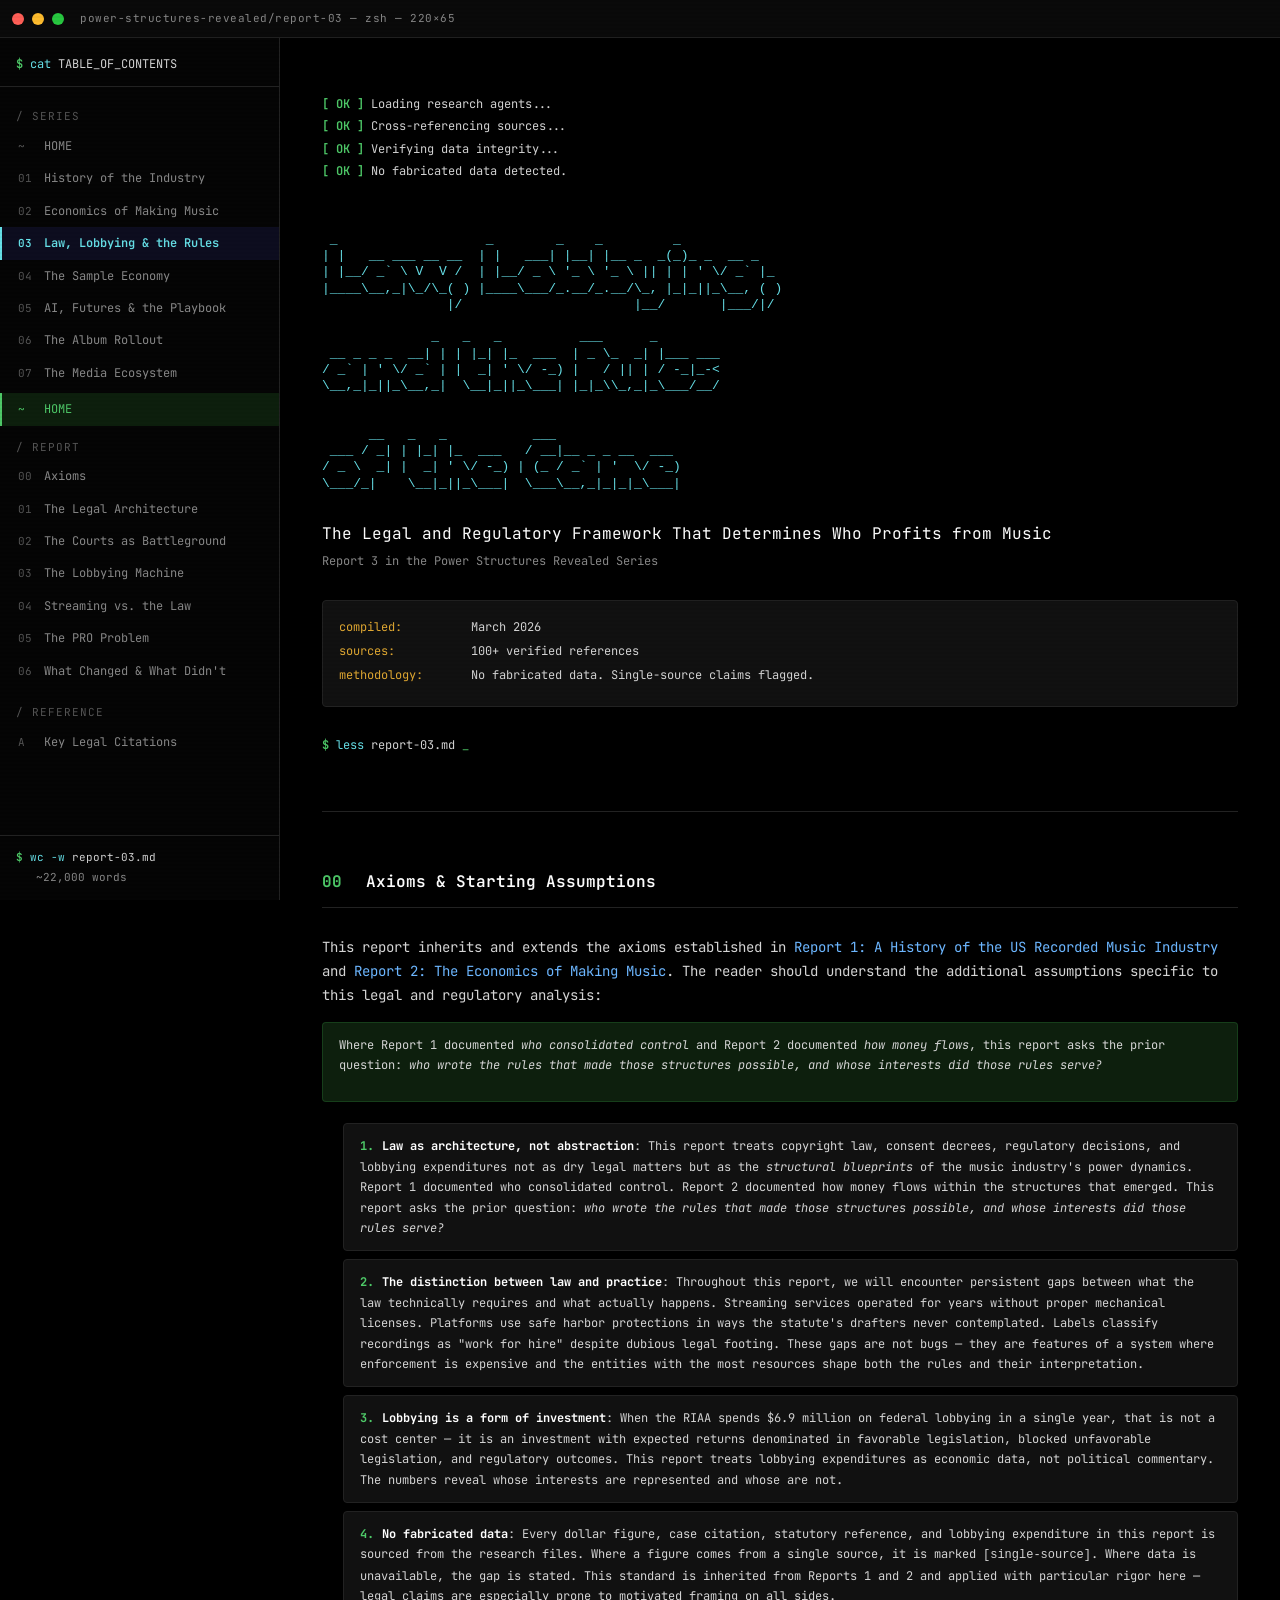
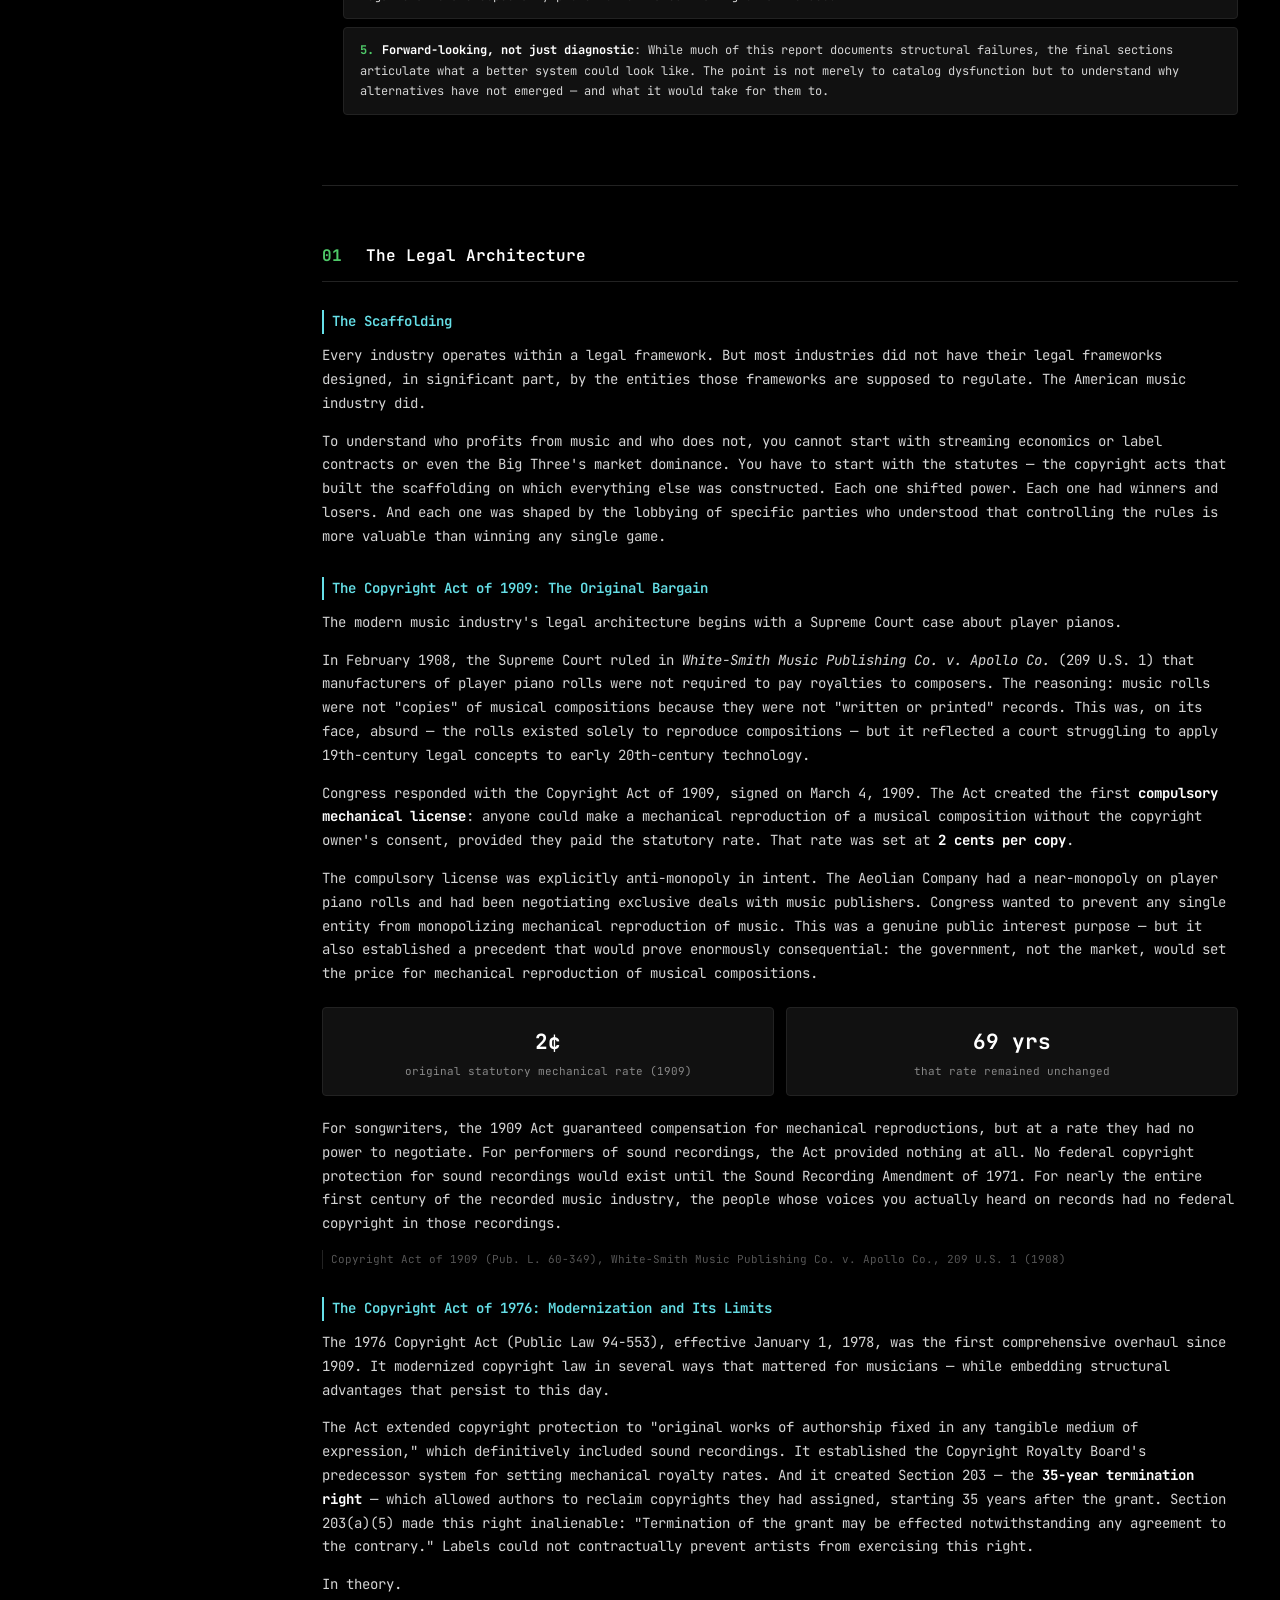
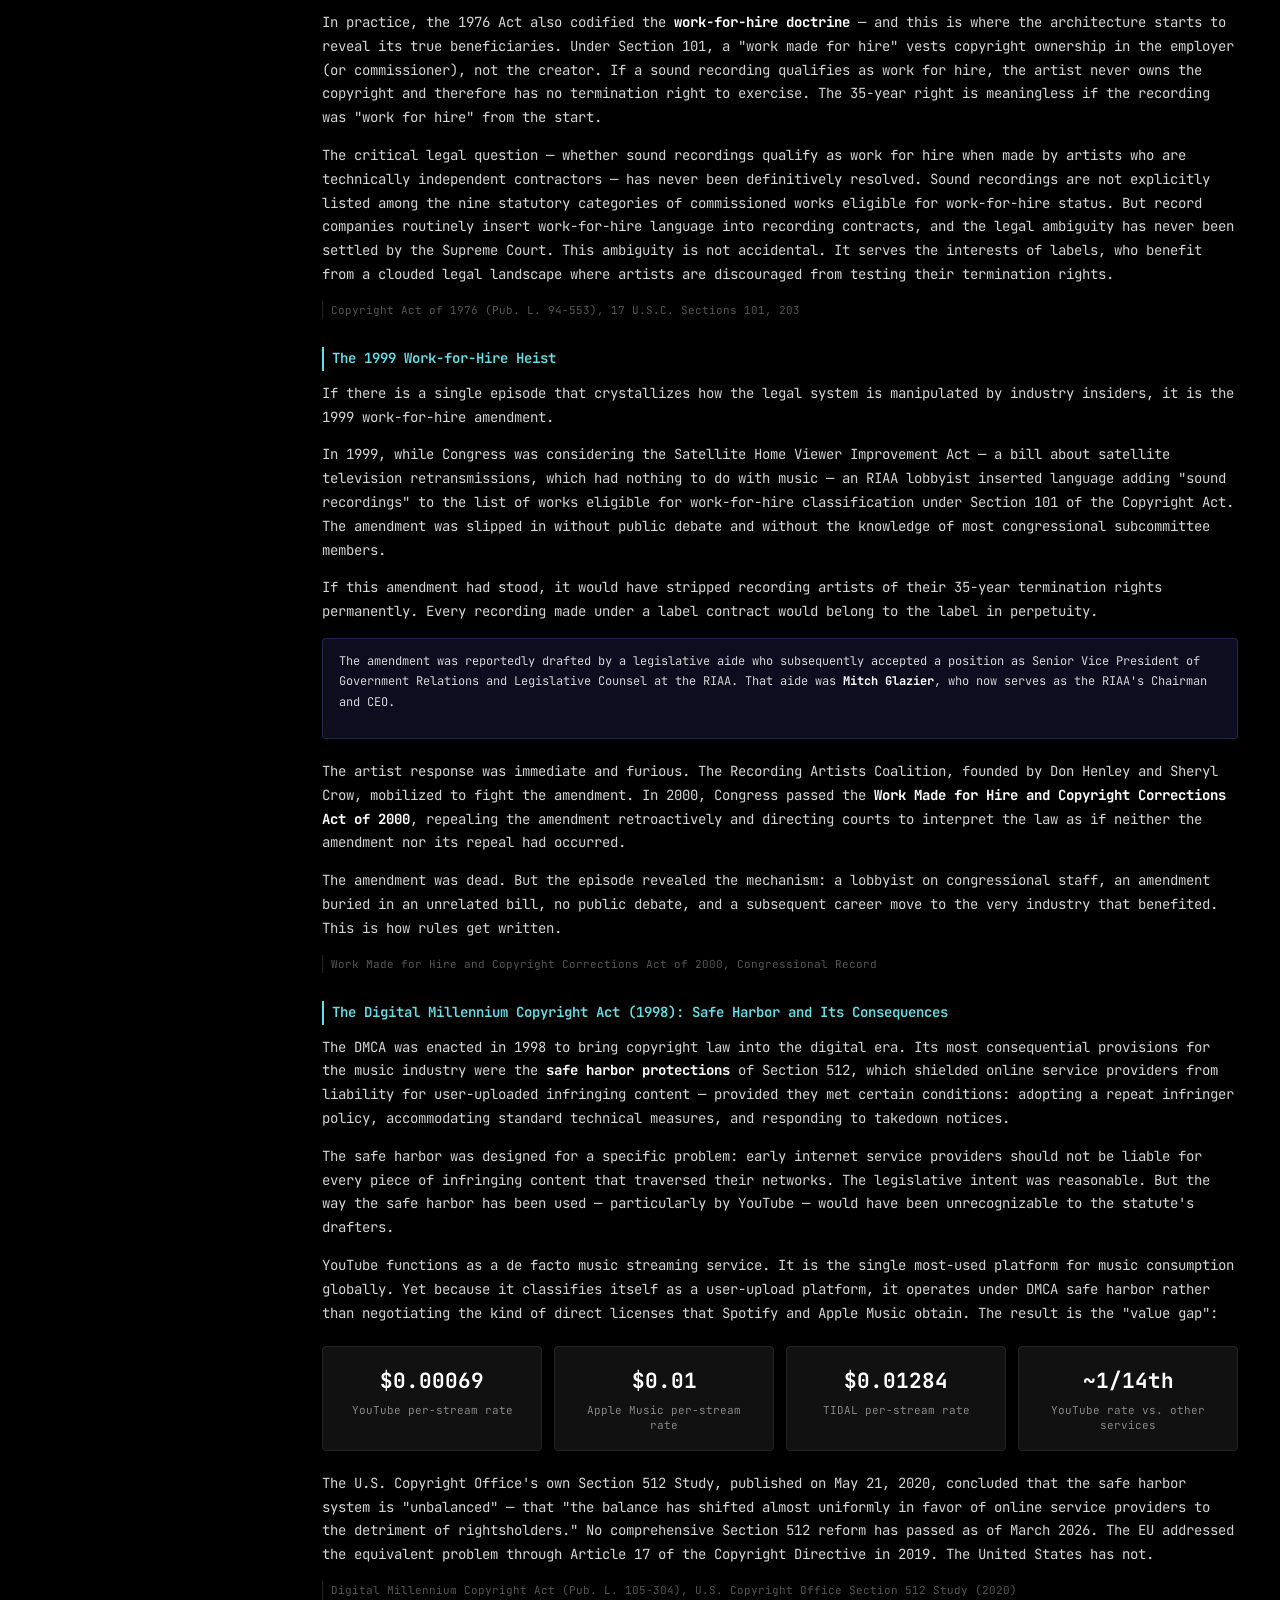
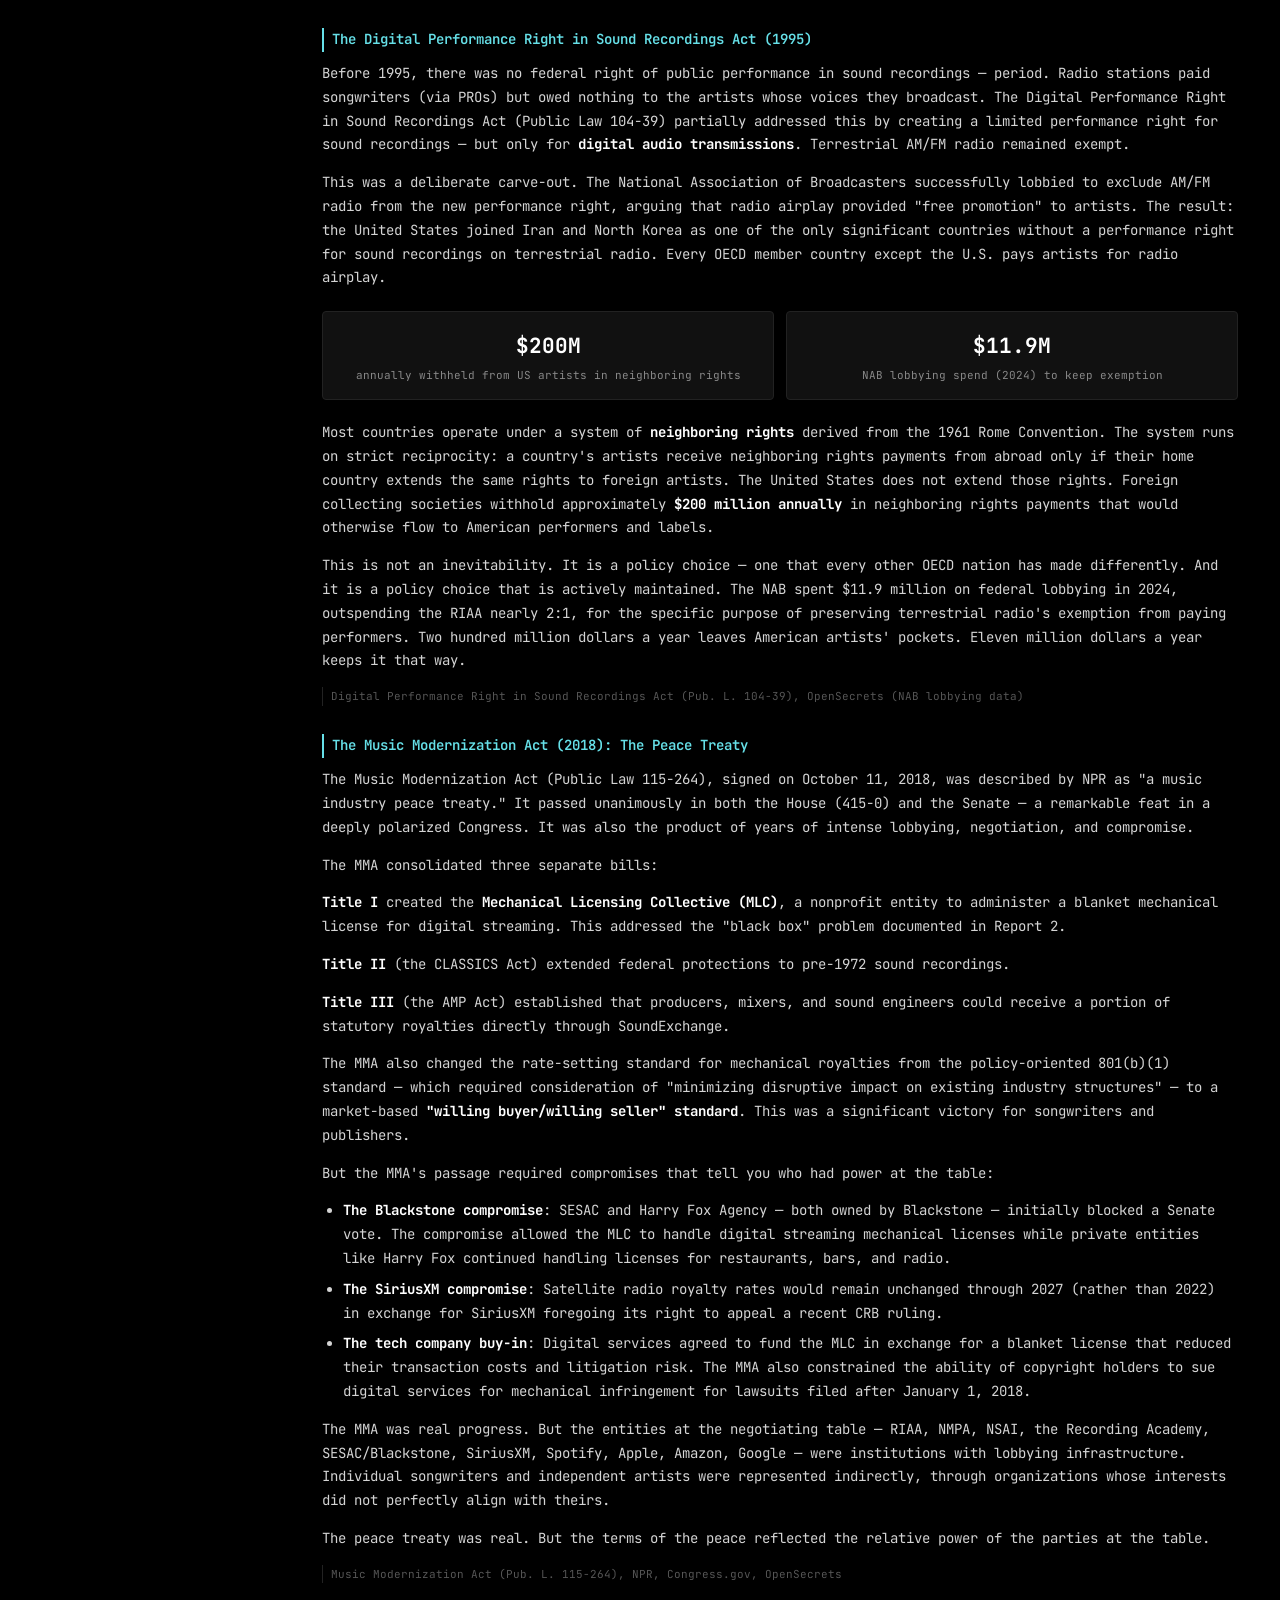
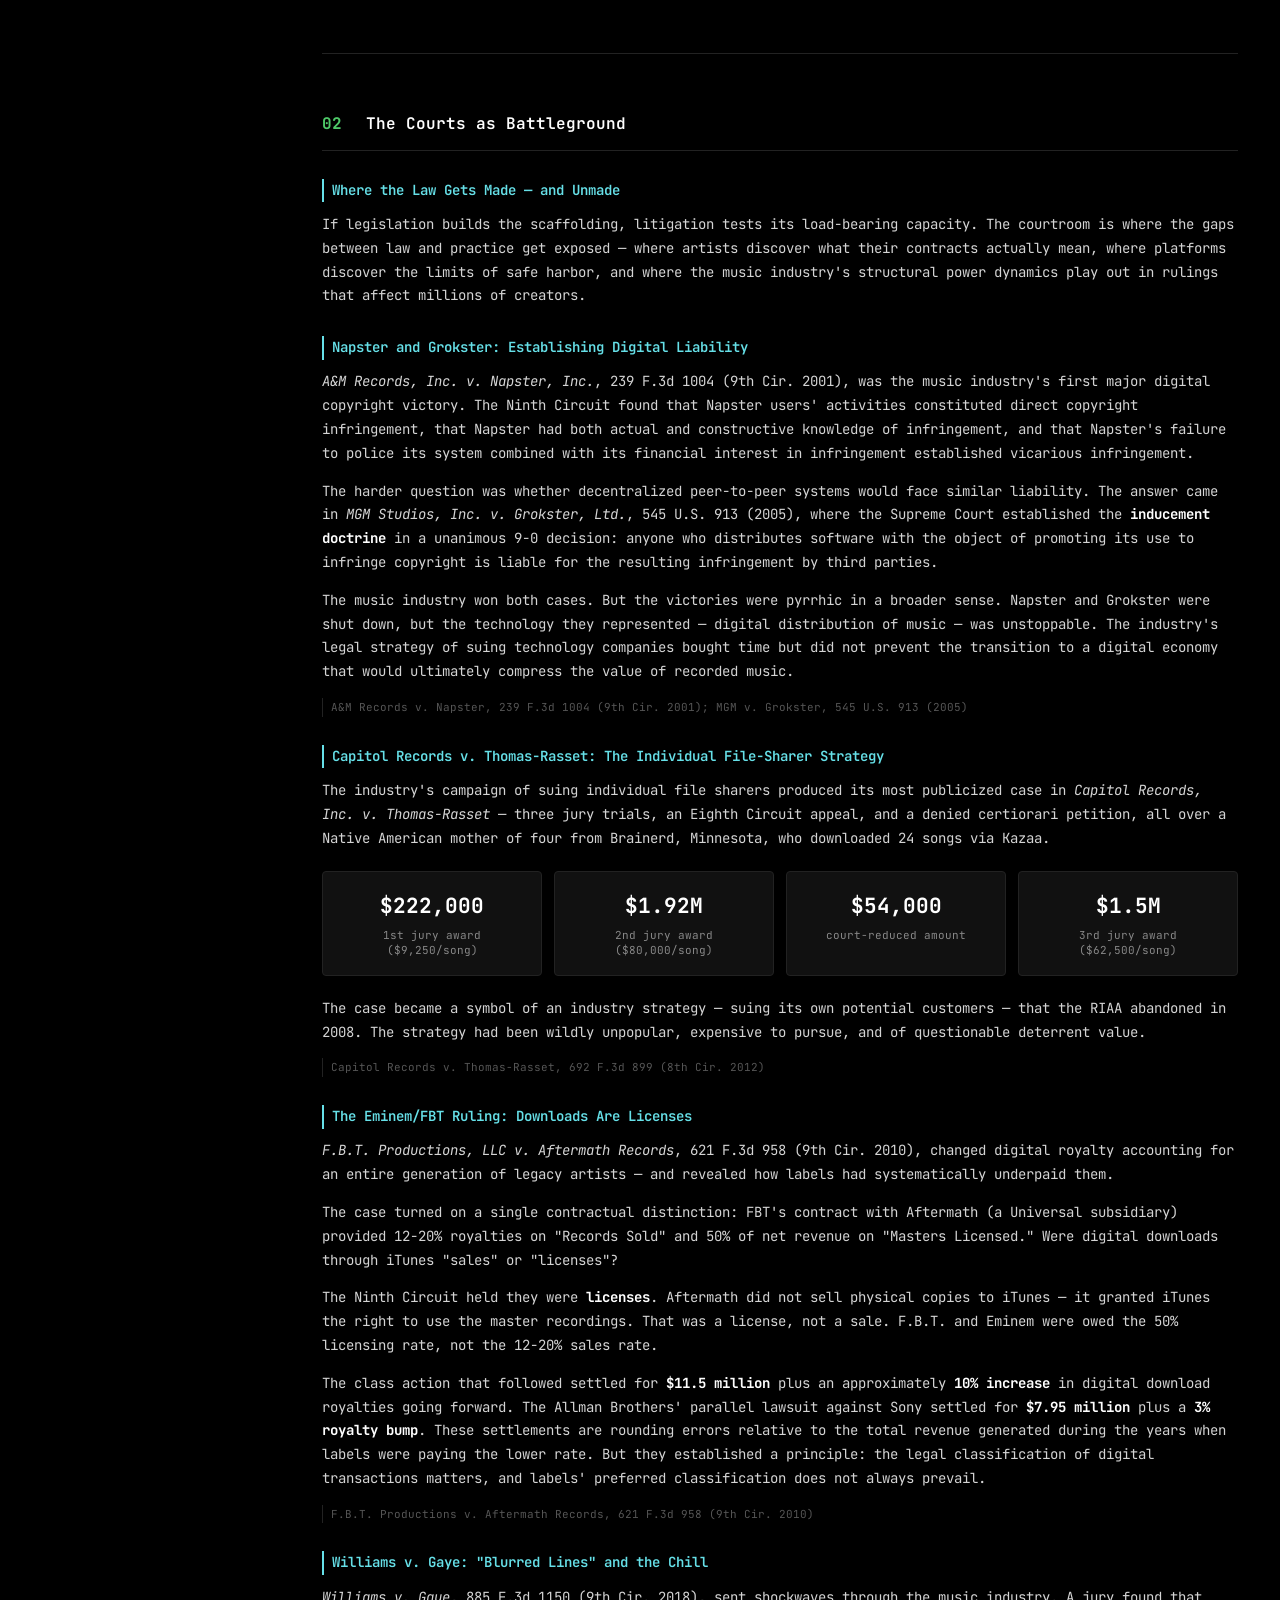
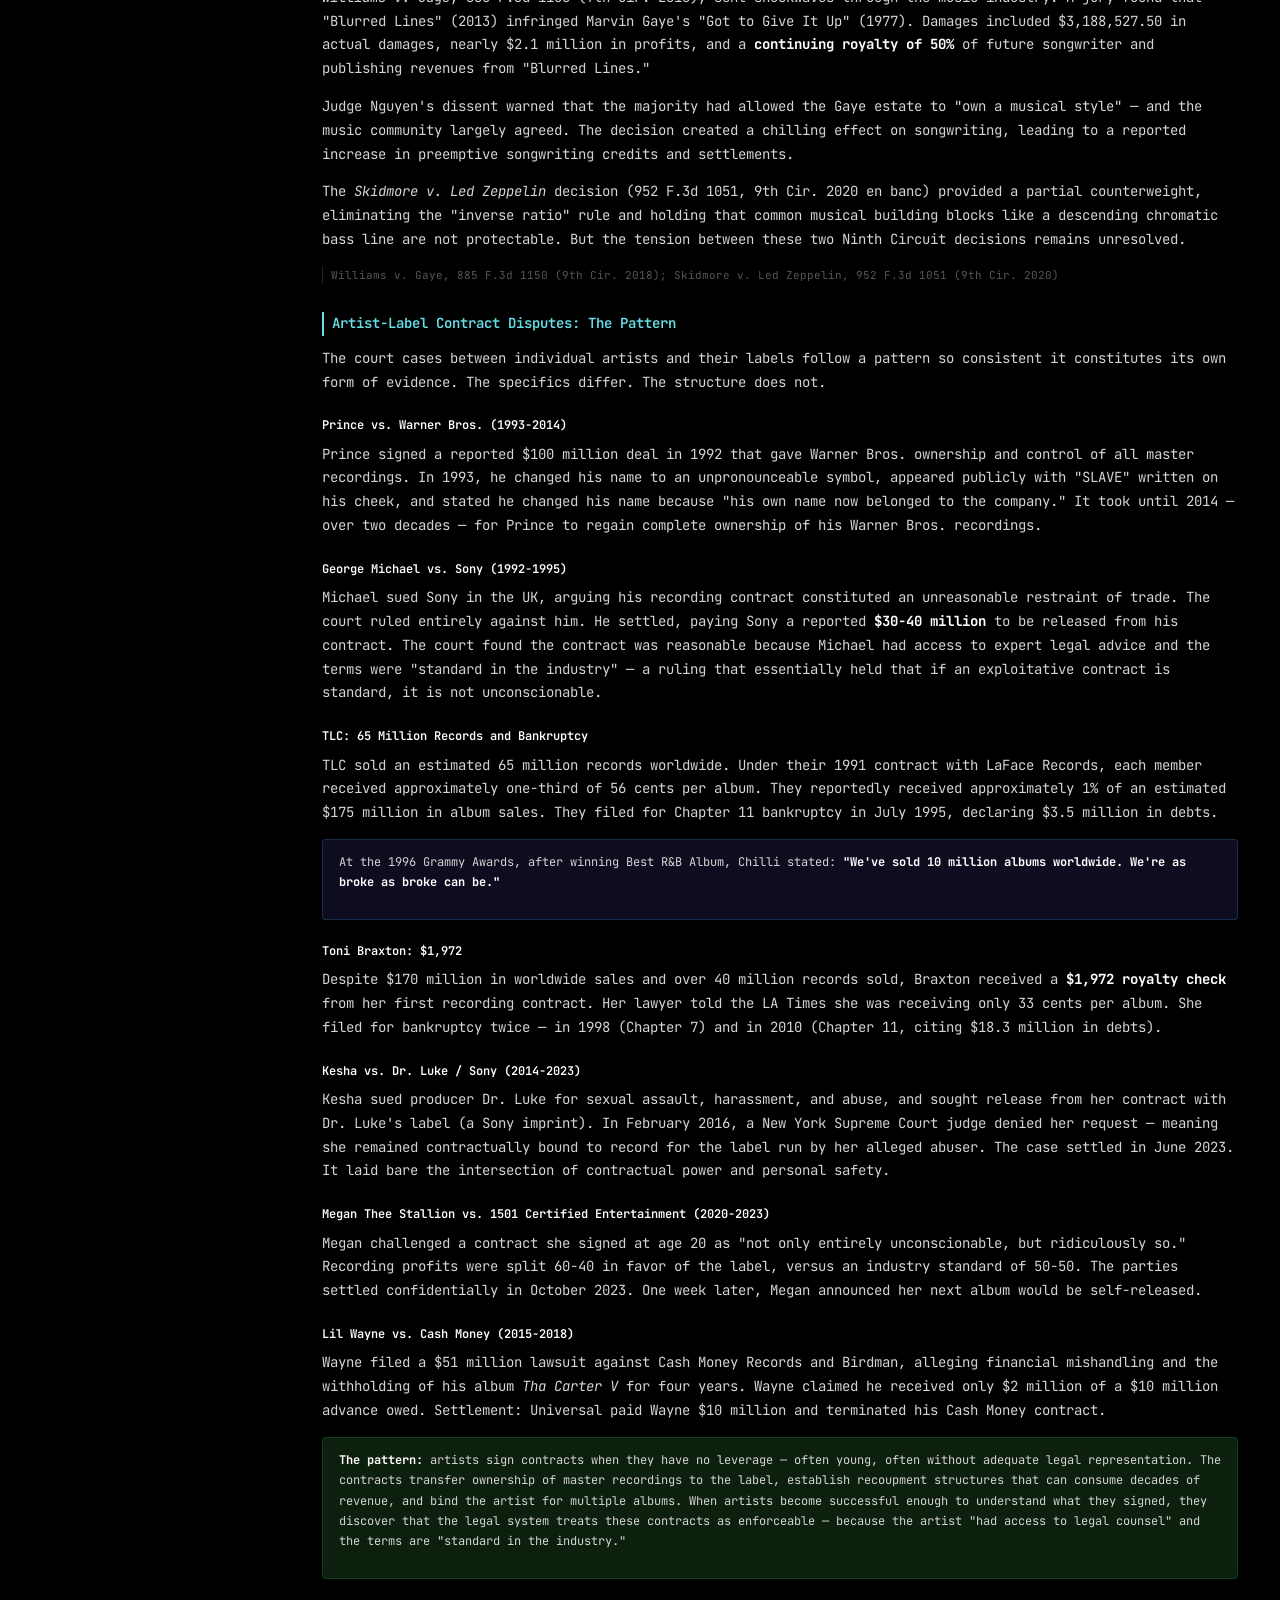
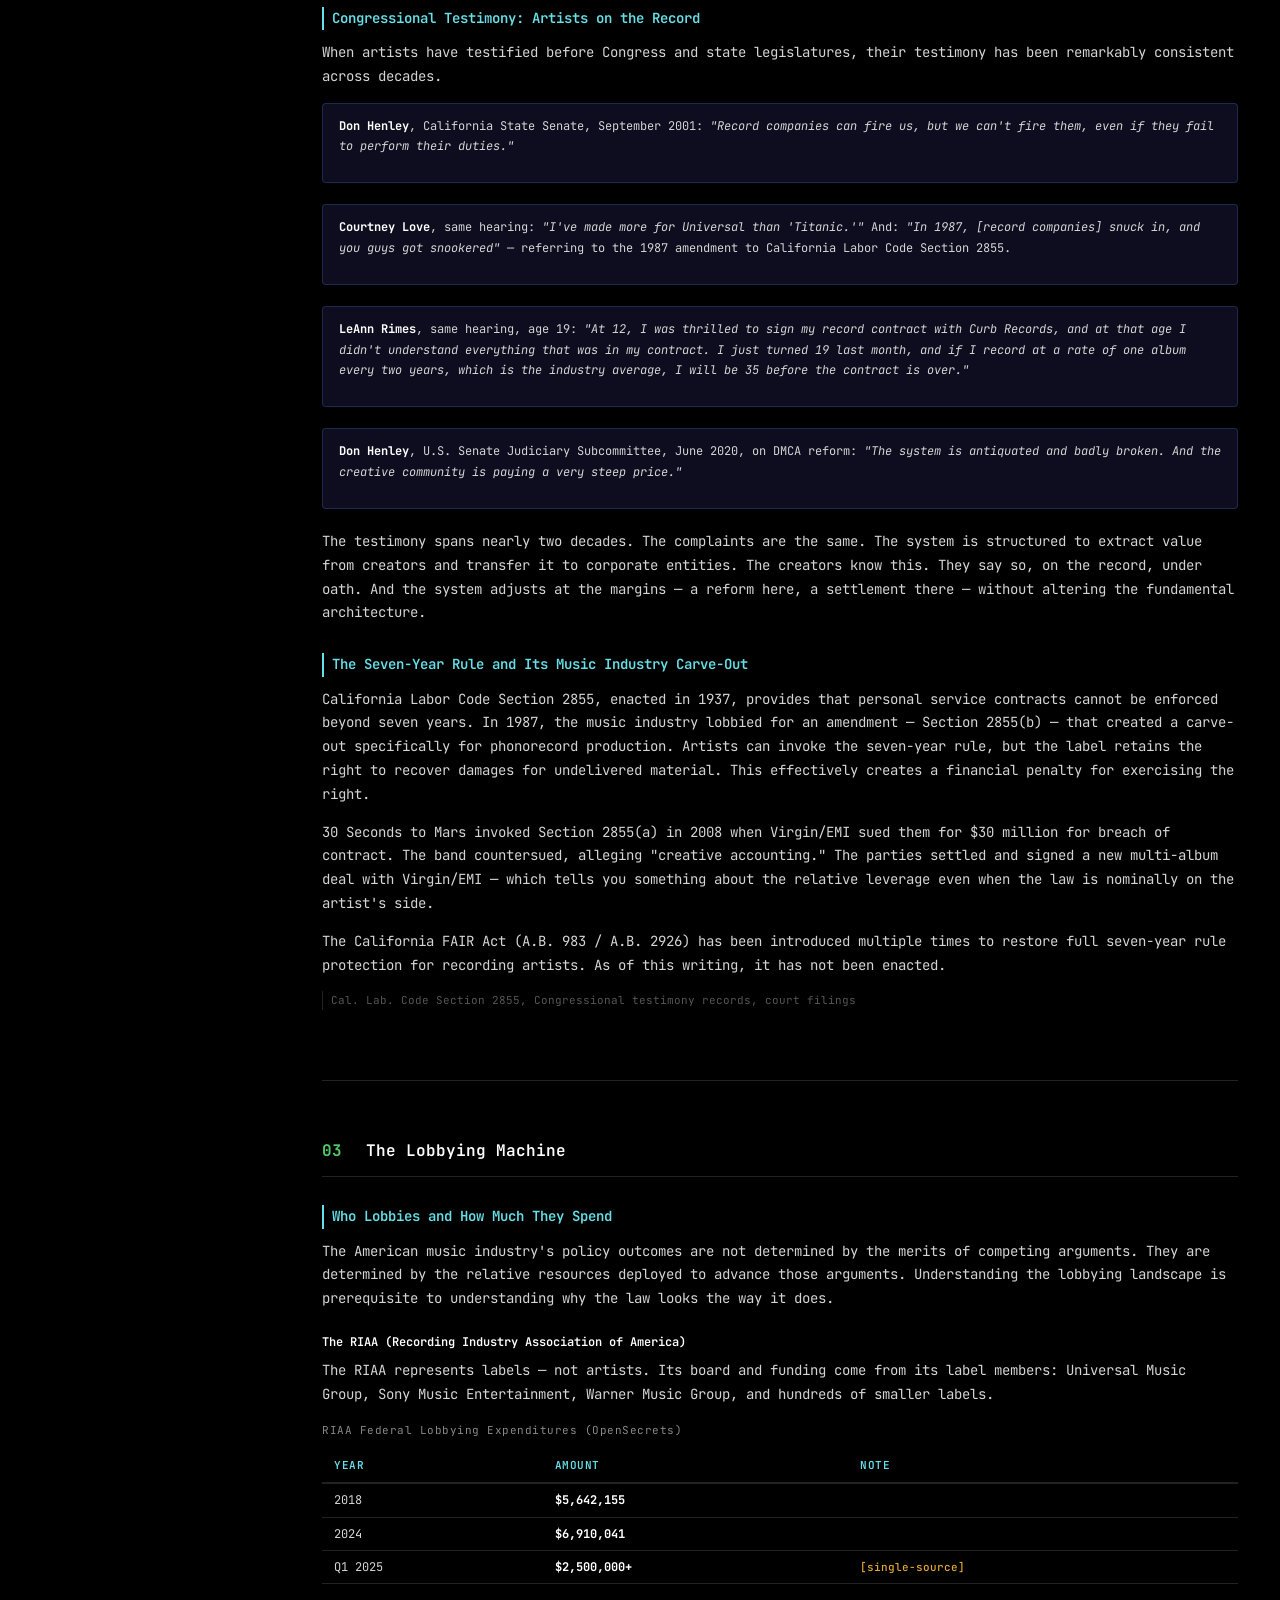
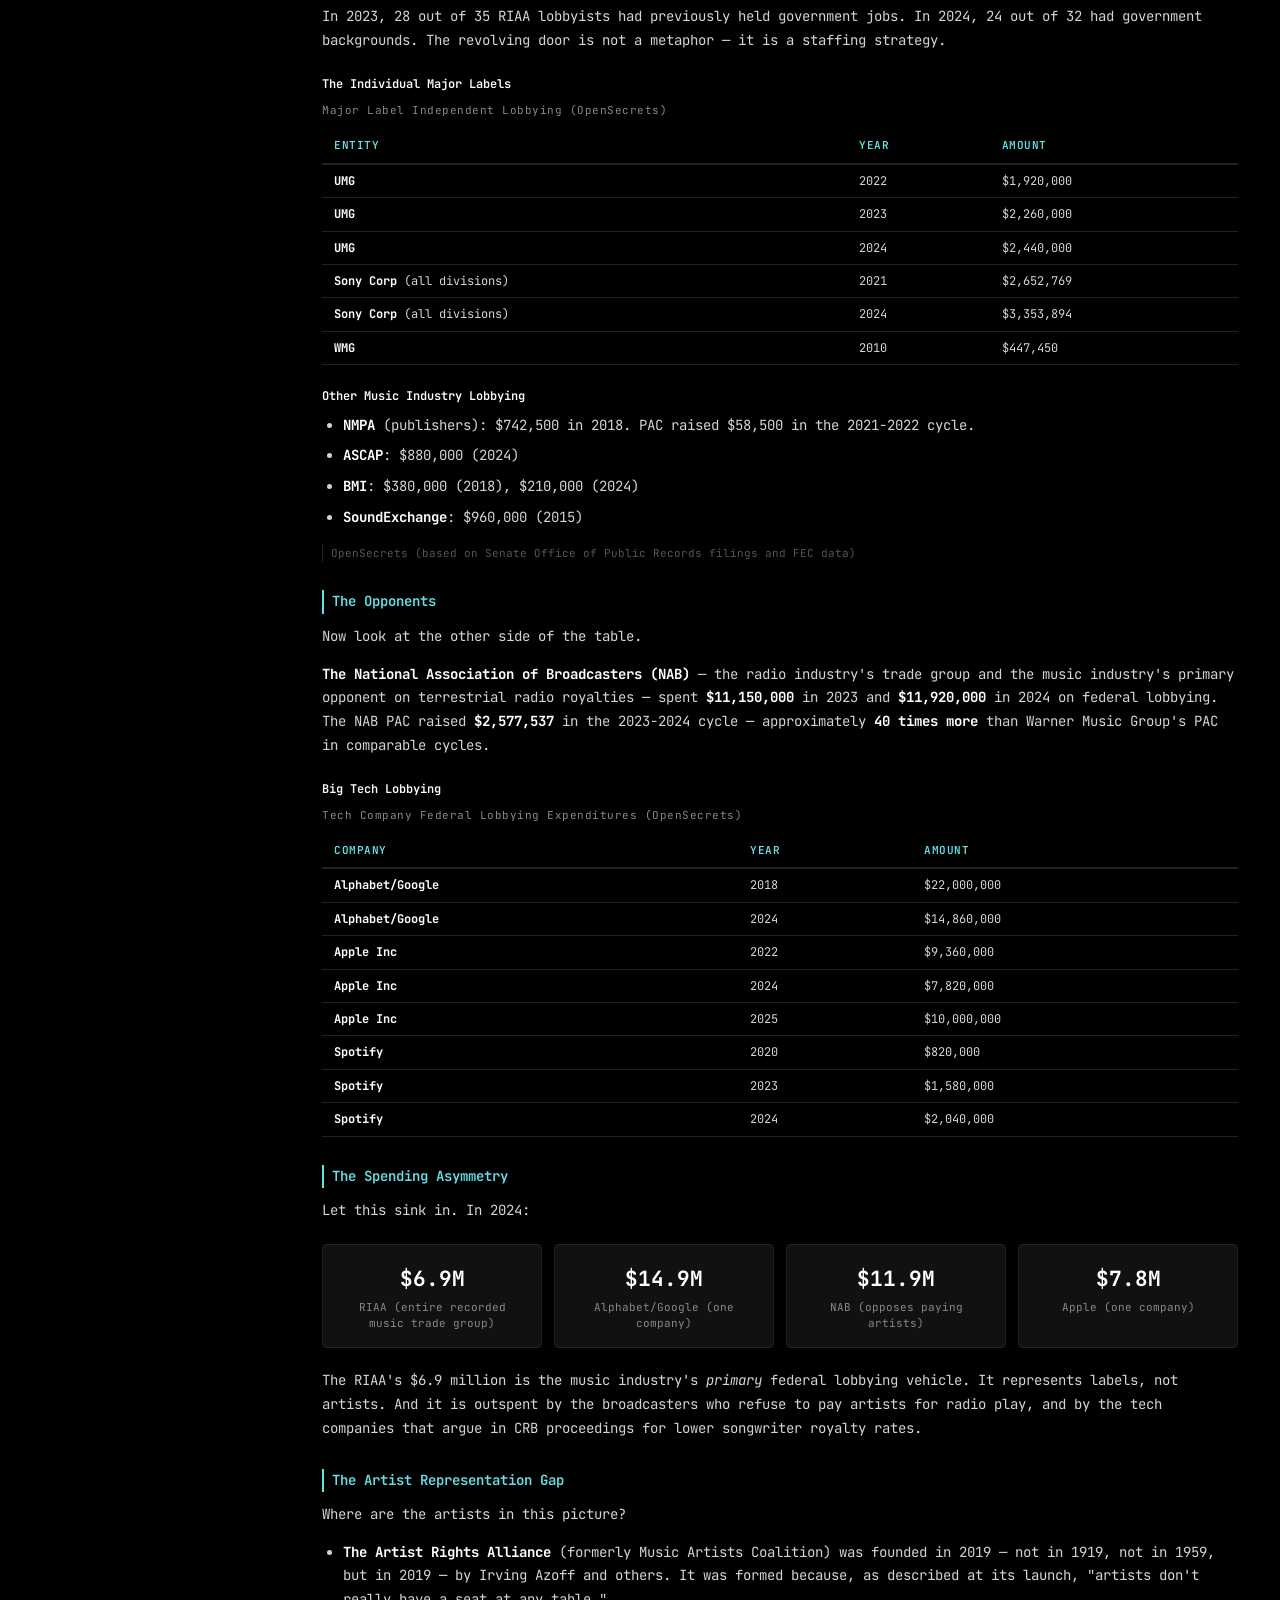
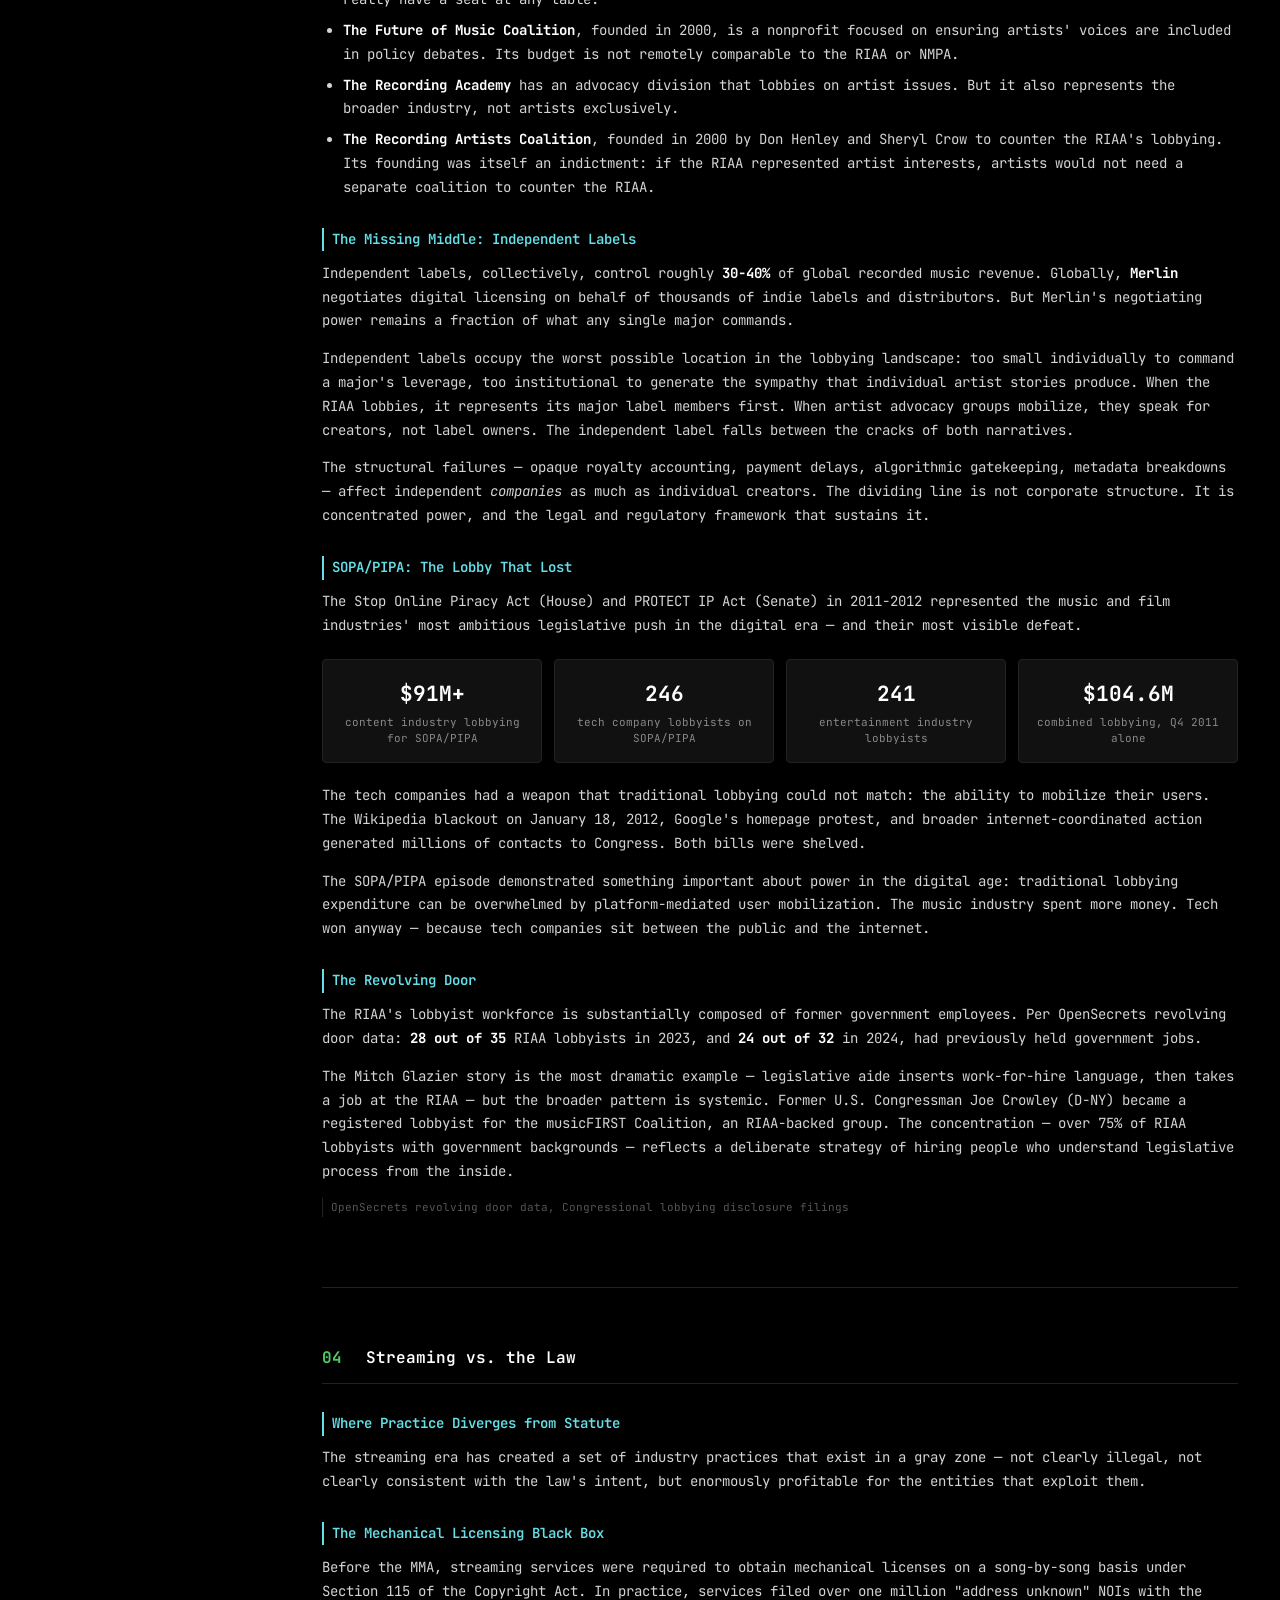
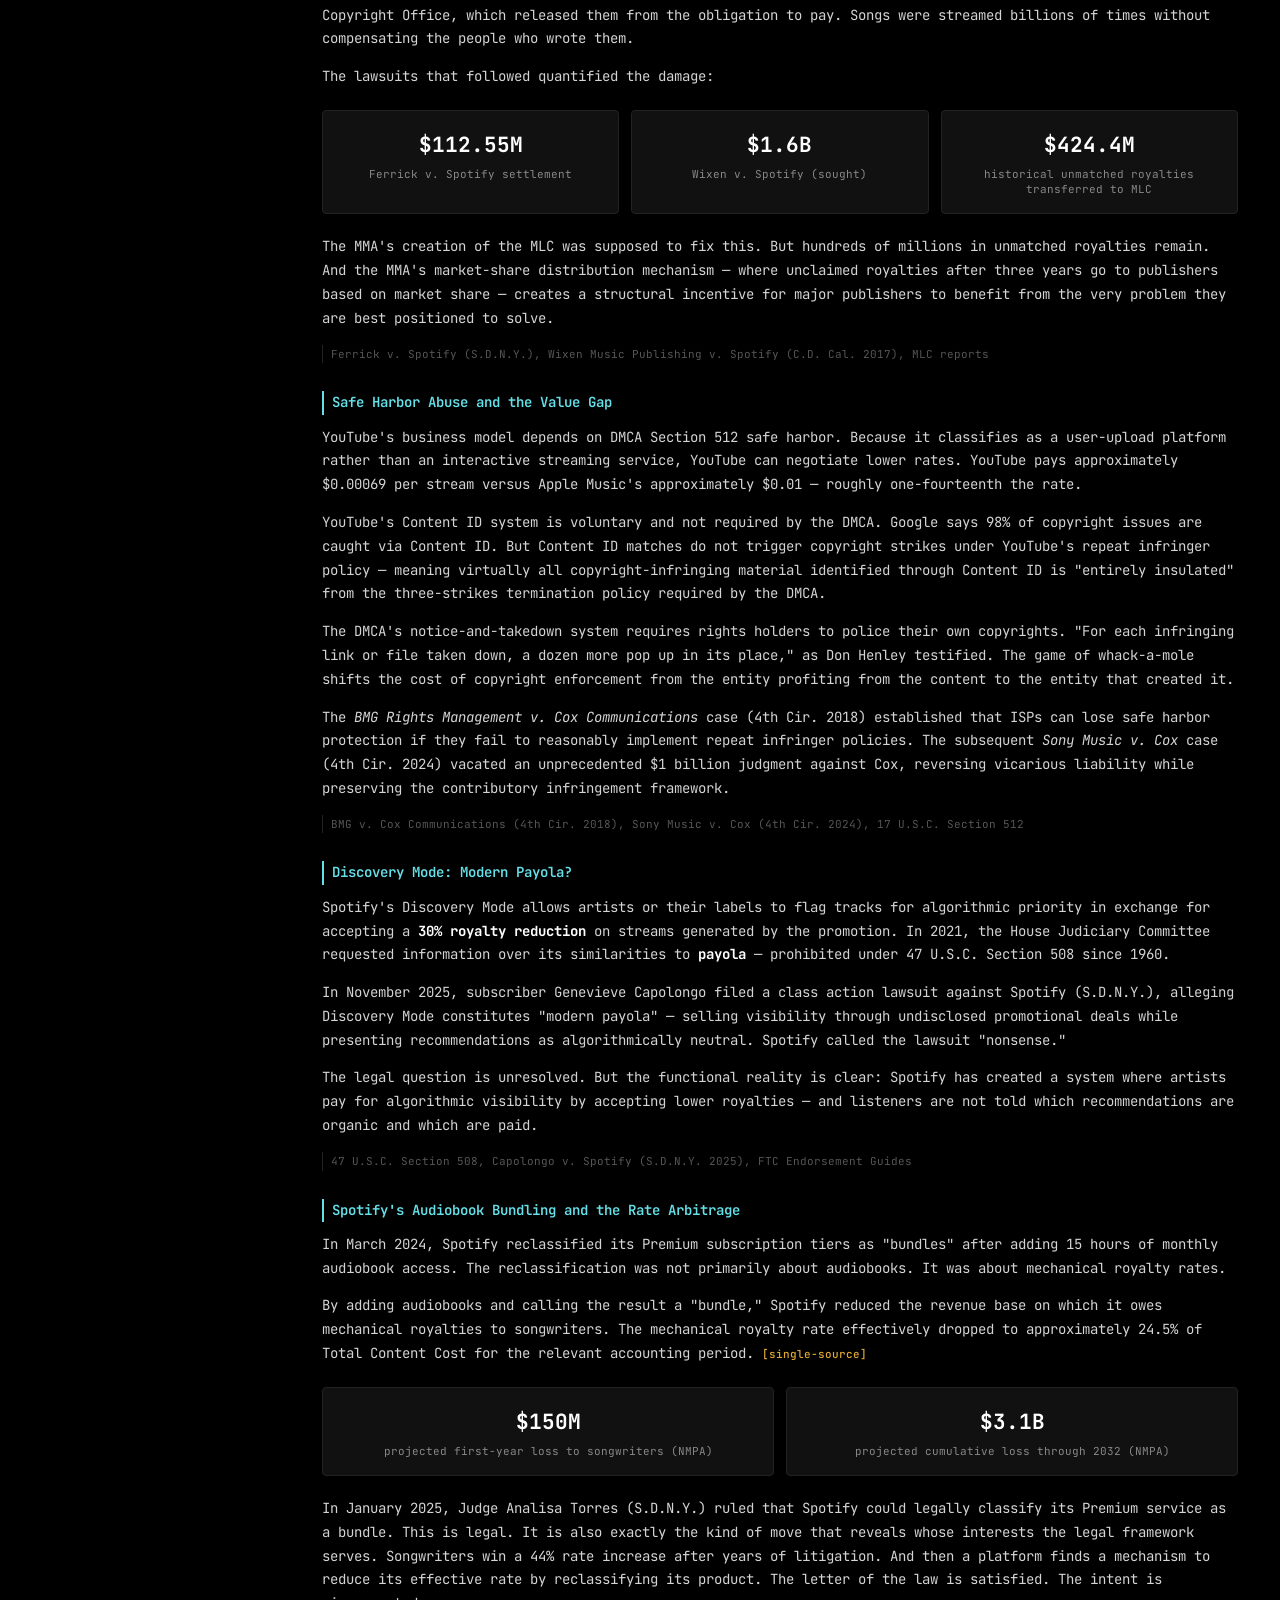
<file: docs/report-03.html>
<!DOCTYPE html>
<html lang="en">
<head>
  <meta charset="UTF-8">
  <meta name="viewport" content="width=device-width, initial-scale=1.0">
  <title>Power Structures Revealed | Law, Lobbying, and the Rules of the Game</title>
  <link rel="preconnect" href="https://fonts.googleapis.com">
  <link rel="preconnect" href="https://fonts.gstatic.com" crossorigin>
  <link href="https://fonts.googleapis.com/css2?family=JetBrains+Mono:wght@300;400;500;600;700&family=IBM+Plex+Mono:wght@300;400;500;600;700&display=swap" rel="stylesheet">
  <link rel="stylesheet" href="style.css">
</head>
<body>
  <div class="scanlines"></div>

  <div class="terminal-wrapper">
    <div class="terminal-bar">
      <div class="terminal-buttons">
        <span class="btn-close"></span>
        <span class="btn-minimize"></span>
        <span class="btn-maximize"></span>
      </div>
      <div class="terminal-title">power-structures-revealed/report-03 — zsh — 220×65</div>
    </div>

    <div class="terminal-body">
      <nav class="sidebar" id="sidebar">
        <div class="sidebar-header">
          <span class="prompt">$</span> <span class="cmd">cat</span> TABLE_OF_CONTENTS
        </div>
        <div class="toc-content">
          <div class="toc-group">
            <div class="toc-group-label">/ SERIES</div>
            <a href="index.html" class="series-link"><span class="toc-marker">~</span> HOME</a>
            <a href="report-01.html" class="series-link"><span class="toc-marker">01</span> History of the Industry</a>
            <a href="report-02.html" class="series-link"><span class="toc-marker">02</span> Economics of Making Music</a>
            <a href="report-03.html" class="series-link series-current"><span class="toc-marker">03</span> Law, Lobbying &amp; the Rules</a>
            <a href="report-04.html" class="series-link"><span class="toc-marker">04</span> The Sample Economy</a>
            <a href="report-05.html" class="series-link"><span class="toc-marker">05</span> AI, Futures &amp; the Playbook</a>
            <a href="report-06.html" class="series-link"><span class="toc-marker">06</span> The Album Rollout</a>
            <a href="report-07.html" class="series-link"><span class="toc-marker">07</span> The Media Ecosystem</a>
          </div>
          <a href="#hero" class="toc-link toc-top" data-section="hero">
            <span class="toc-marker">~</span> HOME
          </a>
          <div class="toc-group">
            <div class="toc-group-label">/ REPORT</div>
            <a href="#axioms-03" class="toc-link" data-section="axioms-03"><span class="toc-marker">00</span> Axioms</a>
            <a href="#part-1-legal" class="toc-link" data-section="part-1-legal"><span class="toc-marker">01</span> The Legal Architecture</a>
            <a href="#part-2-courts" class="toc-link" data-section="part-2-courts"><span class="toc-marker">02</span> The Courts as Battleground</a>
            <a href="#part-3-lobbying" class="toc-link" data-section="part-3-lobbying"><span class="toc-marker">03</span> The Lobbying Machine</a>
            <a href="#part-4-streaming" class="toc-link" data-section="part-4-streaming"><span class="toc-marker">04</span> Streaming vs. the Law</a>
            <a href="#part-5-pro" class="toc-link" data-section="part-5-pro"><span class="toc-marker">05</span> The PRO Problem</a>
            <a href="#part-6-changed" class="toc-link" data-section="part-6-changed"><span class="toc-marker">06</span> What Changed &amp; What Didn't</a>
          </div>
          <div class="toc-group">
            <div class="toc-group-label">/ REFERENCE</div>
            <a href="#appendix-citations" class="toc-link" data-section="appendix-citations"><span class="toc-marker">A</span> Key Legal Citations</a>
          </div>
        </div>
        <div class="sidebar-footer">
          <div class="sidebar-meta">
            <span class="prompt">$</span> <span class="cmd">wc -w</span> report-03.md<br>
            <span class="output">~22,000 words</span>
          </div>
        </div>
      </nav>

      <button class="mobile-toc-toggle" id="mobileToggle" aria-label="Toggle table of contents">
        <span class="hamburger"></span>
      </button>

      <main class="content" id="content">

        <!-- HERO -->
        <section class="section hero-section" id="hero">
          <div class="boot-sequence">
            <div class="boot-line"><span class="boot-ok">[  OK  ]</span> Loading research agents...</div>
            <div class="boot-line"><span class="boot-ok">[  OK  ]</span> Cross-referencing sources...</div>
            <div class="boot-line"><span class="boot-ok">[  OK  ]</span> Verifying data integrity...</div>
            <div class="boot-line"><span class="boot-ok">[  OK  ]</span> No fabricated data detected.</div>
            <div class="boot-line">&nbsp;</div>
          </div>
          <pre class="ascii-title">
 _                   _        _    _         _
| |   __ ___ __ __  | |   ___| |__| |__ _  _(_)_ _  __ _
| |__/ _` \ V  V /  | |__/ _ \ '_ \ '_ \ || | | ' \/ _` |_
|____\__,_|\_/\_( ) |____\___/_.__/_.__/\_, |_|_||_\__, ( )
                |/                      |__/       |___/|/

              _   _   _          ___      _
 __ _ _ _  __| | | |_| |_  ___  | _ \_  _| |___ ___
/ _` | ' \/ _` | |  _| ' \/ -_) |   / || | / -_|_-&lt;
\__,_|_||_\__,_|  \__|_||_\___| |_|_\\_,_|_\___/__/


      __   _   _           ___
 ___ / _| | |_| |_  ___   / __|__ _ _ __  ___
/ _ \  _| |  _| ' \/ -_) | (_ / _` | '  \/ -_)
\___/_|    \__|_||_\___|  \___\__,_|_|_|_\___|
</pre>
          <div class="hero-subtitle">
            <p>The Legal and Regulatory Framework That Determines Who Profits from Music</p>
            <p class="hero-tagline">Report 3 in the Power Structures Revealed Series</p>
          </div>
          <div class="hero-meta">
            <div class="meta-row">
              <span class="meta-label">compiled:</span>
              <span class="meta-value">March 2026</span>
            </div>
            <div class="meta-row">
              <span class="meta-label">sources:</span>
              <span class="meta-value">100+ verified references</span>
            </div>
            <div class="meta-row">
              <span class="meta-label">methodology:</span>
              <span class="meta-value">No fabricated data. Single-source claims flagged.</span>
            </div>
          </div>
          <div class="scroll-prompt">
            <span class="prompt">$</span> <span class="cmd">less</span> report-03.md <span class="cursor-blink">_</span>
          </div>
        </section>

        <!-- AXIOMS -->
        <section class="section" id="axioms-03">
          <div class="section-header">
            <span class="section-number">00</span>
            <h2>Axioms &amp; Starting Assumptions</h2>
          </div>
          <div class="section-body">
            <p>This report inherits and extends the axioms established in <a href="report-01.html">Report 1: A History of the US Recorded Music Industry</a> and <a href="report-02.html">Report 2: The Economics of Making Music</a>. The reader should understand the additional assumptions specific to this legal and regulatory analysis:</p>
            <div class="callout callout-axiom">
              <p>Where Report 1 documented <em>who consolidated control</em> and Report 2 documented <em>how money flows</em>, this report asks the prior question: <em>who wrote the rules that made those structures possible, and whose interests did those rules serve?</em></p>
            </div>
            <ol class="axiom-list">
              <li><strong>Law as architecture, not abstraction</strong>: This report treats copyright law, consent decrees, regulatory decisions, and lobbying expenditures not as dry legal matters but as the <em>structural blueprints</em> of the music industry's power dynamics. Report 1 documented who consolidated control. Report 2 documented how money flows within the structures that emerged. This report asks the prior question: <em>who wrote the rules that made those structures possible, and whose interests did those rules serve?</em></li>
              <li><strong>The distinction between law and practice</strong>: Throughout this report, we will encounter persistent gaps between what the law technically requires and what actually happens. Streaming services operated for years without proper mechanical licenses. Platforms use safe harbor protections in ways the statute's drafters never contemplated. Labels classify recordings as "work for hire" despite dubious legal footing. These gaps are not bugs — they are features of a system where enforcement is expensive and the entities with the most resources shape both the rules and their interpretation.</li>
              <li><strong>Lobbying is a form of investment</strong>: When the RIAA spends $6.9 million on federal lobbying in a single year, that is not a cost center — it is an investment with expected returns denominated in favorable legislation, blocked unfavorable legislation, and regulatory outcomes. This report treats lobbying expenditures as economic data, not political commentary. The numbers reveal whose interests are represented and whose are not.</li>
              <li><strong>No fabricated data</strong>: Every dollar figure, case citation, statutory reference, and lobbying expenditure in this report is sourced from the research files. Where a figure comes from a single source, it is marked <code>[single-source]</code>. Where data is unavailable, the gap is stated. This standard is inherited from Reports 1 and 2 and applied with particular rigor here — legal claims are especially prone to motivated framing on all sides.</li>
              <li><strong>Forward-looking, not just diagnostic</strong>: While much of this report documents structural failures, the final sections articulate what a better system could look like. The point is not merely to catalog dysfunction but to understand why alternatives have not emerged — and what it would take for them to.</li>
            </ol>
          </div>
        </section>

        <!-- PART 1: THE LEGAL ARCHITECTURE -->
        <section class="section" id="part-1-legal">
          <div class="section-header">
            <span class="section-number">01</span>
            <h2>The Legal Architecture</h2>
          </div>
          <div class="section-body">

            <h3>The Scaffolding</h3>
            <p>Every industry operates within a legal framework. But most industries did not have their legal frameworks designed, in significant part, by the entities those frameworks are supposed to regulate. The American music industry did.</p>
            <p>To understand who profits from music and who does not, you cannot start with streaming economics or label contracts or even the Big Three's market dominance. You have to start with the statutes — the copyright acts that built the scaffolding on which everything else was constructed. Each one shifted power. Each one had winners and losers. And each one was shaped by the lobbying of specific parties who understood that controlling the rules is more valuable than winning any single game.</p>

            <h3>The Copyright Act of 1909: The Original Bargain</h3>
            <p>The modern music industry's legal architecture begins with a Supreme Court case about player pianos.</p>
            <p>In February 1908, the Supreme Court ruled in <em>White-Smith Music Publishing Co. v. Apollo Co.</em> (209 U.S. 1) that manufacturers of player piano rolls were not required to pay royalties to composers. The reasoning: music rolls were not "copies" of musical compositions because they were not "written or printed" records. This was, on its face, absurd — the rolls existed solely to reproduce compositions — but it reflected a court struggling to apply 19th-century legal concepts to early 20th-century technology.</p>
            <p>Congress responded with the Copyright Act of 1909, signed on March 4, 1909. The Act created the first <strong>compulsory mechanical license</strong>: anyone could make a mechanical reproduction of a musical composition without the copyright owner's consent, provided they paid the statutory rate. That rate was set at <strong>2 cents per copy</strong>.</p>
            <p>The compulsory license was explicitly anti-monopoly in intent. The Aeolian Company had a near-monopoly on player piano rolls and had been negotiating exclusive deals with music publishers. Congress wanted to prevent any single entity from monopolizing mechanical reproduction of music. This was a genuine public interest purpose — but it also established a precedent that would prove enormously consequential: the government, not the market, would set the price for mechanical reproduction of musical compositions.</p>

            <div class="stat-grid">
              <div class="stat-card">
                <div class="stat-number">2&cent;</div>
                <div class="stat-label">original statutory mechanical rate (1909)</div>
              </div>
              <div class="stat-card">
                <div class="stat-number">69 yrs</div>
                <div class="stat-label">that rate remained unchanged</div>
              </div>
            </div>

            <p>For songwriters, the 1909 Act guaranteed compensation for mechanical reproductions, but at a rate they had no power to negotiate. For performers of sound recordings, the Act provided nothing at all. No federal copyright protection for sound recordings would exist until the Sound Recording Amendment of 1971. For nearly the entire first century of the recorded music industry, the people whose voices you actually heard on records had no federal copyright in those recordings.</p>
            <cite>Copyright Act of 1909 (Pub. L. 60-349), White-Smith Music Publishing Co. v. Apollo Co., 209 U.S. 1 (1908)</cite>

            <h3>The Copyright Act of 1976: Modernization and Its Limits</h3>
            <p>The 1976 Copyright Act (Public Law 94-553), effective January 1, 1978, was the first comprehensive overhaul since 1909. It modernized copyright law in several ways that mattered for musicians — while embedding structural advantages that persist to this day.</p>
            <p>The Act extended copyright protection to "original works of authorship fixed in any tangible medium of expression," which definitively included sound recordings. It established the Copyright Royalty Board's predecessor system for setting mechanical royalty rates. And it created Section 203 — the <strong>35-year termination right</strong> — which allowed authors to reclaim copyrights they had assigned, starting 35 years after the grant. Section 203(a)(5) made this right inalienable: "Termination of the grant may be effected notwithstanding any agreement to the contrary." Labels could not contractually prevent artists from exercising this right.</p>
            <p>In theory.</p>
            <p>In practice, the 1976 Act also codified the <strong>work-for-hire doctrine</strong> — and this is where the architecture starts to reveal its true beneficiaries. Under Section 101, a "work made for hire" vests copyright ownership in the employer (or commissioner), not the creator. If a sound recording qualifies as work for hire, the artist never owns the copyright and therefore has no termination right to exercise. The 35-year right is meaningless if the recording was "work for hire" from the start.</p>
            <p>The critical legal question — whether sound recordings qualify as work for hire when made by artists who are technically independent contractors — has never been definitively resolved. Sound recordings are not explicitly listed among the nine statutory categories of commissioned works eligible for work-for-hire status. But record companies routinely insert work-for-hire language into recording contracts, and the legal ambiguity has never been settled by the Supreme Court. This ambiguity is not accidental. It serves the interests of labels, who benefit from a clouded legal landscape where artists are discouraged from testing their termination rights.</p>
            <cite>Copyright Act of 1976 (Pub. L. 94-553), 17 U.S.C. Sections 101, 203</cite>

            <h3>The 1999 Work-for-Hire Heist</h3>
            <p>If there is a single episode that crystallizes how the legal system is manipulated by industry insiders, it is the 1999 work-for-hire amendment.</p>
            <p>In 1999, while Congress was considering the Satellite Home Viewer Improvement Act — a bill about satellite television retransmissions, which had nothing to do with music — an RIAA lobbyist inserted language adding "sound recordings" to the list of works eligible for work-for-hire classification under Section 101 of the Copyright Act. The amendment was slipped in without public debate and without the knowledge of most congressional subcommittee members.</p>
            <p>If this amendment had stood, it would have stripped recording artists of their 35-year termination rights permanently. Every recording made under a label contract would belong to the label in perpetuity.</p>
            <div class="callout">
              <p>The amendment was reportedly drafted by a legislative aide who subsequently accepted a position as Senior Vice President of Government Relations and Legislative Counsel at the RIAA. That aide was <strong>Mitch Glazier</strong>, who now serves as the RIAA's Chairman and CEO.</p>
            </div>
            <p>The artist response was immediate and furious. The Recording Artists Coalition, founded by Don Henley and Sheryl Crow, mobilized to fight the amendment. In 2000, Congress passed the <strong>Work Made for Hire and Copyright Corrections Act of 2000</strong>, repealing the amendment retroactively and directing courts to interpret the law as if neither the amendment nor its repeal had occurred.</p>
            <p>The amendment was dead. But the episode revealed the mechanism: a lobbyist on congressional staff, an amendment buried in an unrelated bill, no public debate, and a subsequent career move to the very industry that benefited. This is how rules get written.</p>
            <cite>Work Made for Hire and Copyright Corrections Act of 2000, Congressional Record</cite>

            <h3>The Digital Millennium Copyright Act (1998): Safe Harbor and Its Consequences</h3>
            <p>The DMCA was enacted in 1998 to bring copyright law into the digital era. Its most consequential provisions for the music industry were the <strong>safe harbor protections</strong> of Section 512, which shielded online service providers from liability for user-uploaded infringing content — provided they met certain conditions: adopting a repeat infringer policy, accommodating standard technical measures, and responding to takedown notices.</p>
            <p>The safe harbor was designed for a specific problem: early internet service providers should not be liable for every piece of infringing content that traversed their networks. The legislative intent was reasonable. But the way the safe harbor has been used — particularly by YouTube — would have been unrecognizable to the statute's drafters.</p>
            <p>YouTube functions as a de facto music streaming service. It is the single most-used platform for music consumption globally. Yet because it classifies itself as a user-upload platform, it operates under DMCA safe harbor rather than negotiating the kind of direct licenses that Spotify and Apple Music obtain. The result is the "value gap":</p>

            <div class="stat-grid">
              <div class="stat-card">
                <div class="stat-number">$0.00069</div>
                <div class="stat-label">YouTube per-stream rate</div>
              </div>
              <div class="stat-card">
                <div class="stat-number">$0.01</div>
                <div class="stat-label">Apple Music per-stream rate</div>
              </div>
              <div class="stat-card">
                <div class="stat-number">$0.01284</div>
                <div class="stat-label">TIDAL per-stream rate</div>
              </div>
              <div class="stat-card">
                <div class="stat-number">~1/14th</div>
                <div class="stat-label">YouTube rate vs. other services</div>
              </div>
            </div>

            <p>The U.S. Copyright Office's own Section 512 Study, published on May 21, 2020, concluded that the safe harbor system is "unbalanced" — that "the balance has shifted almost uniformly in favor of online service providers to the detriment of rightsholders." No comprehensive Section 512 reform has passed as of March 2026. The EU addressed the equivalent problem through Article 17 of the Copyright Directive in 2019. The United States has not.</p>
            <cite>Digital Millennium Copyright Act (Pub. L. 105-304), U.S. Copyright Office Section 512 Study (2020)</cite>

            <h3>The Digital Performance Right in Sound Recordings Act (1995)</h3>
            <p>Before 1995, there was no federal right of public performance in sound recordings — period. Radio stations paid songwriters (via PROs) but owed nothing to the artists whose voices they broadcast. The Digital Performance Right in Sound Recordings Act (Public Law 104-39) partially addressed this by creating a limited performance right for sound recordings — but only for <strong>digital audio transmissions</strong>. Terrestrial AM/FM radio remained exempt.</p>
            <p>This was a deliberate carve-out. The National Association of Broadcasters successfully lobbied to exclude AM/FM radio from the new performance right, arguing that radio airplay provided "free promotion" to artists. The result: the United States joined Iran and North Korea as one of the only significant countries without a performance right for sound recordings on terrestrial radio. Every OECD member country except the U.S. pays artists for radio airplay.</p>

            <div class="stat-grid">
              <div class="stat-card">
                <div class="stat-number">$200M</div>
                <div class="stat-label">annually withheld from US artists in neighboring rights</div>
              </div>
              <div class="stat-card">
                <div class="stat-number">$11.9M</div>
                <div class="stat-label">NAB lobbying spend (2024) to keep exemption</div>
              </div>
            </div>

            <p>Most countries operate under a system of <strong>neighboring rights</strong> derived from the 1961 Rome Convention. The system runs on strict reciprocity: a country's artists receive neighboring rights payments from abroad only if their home country extends the same rights to foreign artists. The United States does not extend those rights. Foreign collecting societies withhold approximately <strong>$200 million annually</strong> in neighboring rights payments that would otherwise flow to American performers and labels.</p>
            <p>This is not an inevitability. It is a policy choice — one that every other OECD nation has made differently. And it is a policy choice that is actively maintained. The NAB spent $11.9 million on federal lobbying in 2024, outspending the RIAA nearly 2:1, for the specific purpose of preserving terrestrial radio's exemption from paying performers. Two hundred million dollars a year leaves American artists' pockets. Eleven million dollars a year keeps it that way.</p>
            <cite>Digital Performance Right in Sound Recordings Act (Pub. L. 104-39), OpenSecrets (NAB lobbying data)</cite>

            <h3>The Music Modernization Act (2018): The Peace Treaty</h3>
            <p>The Music Modernization Act (Public Law 115-264), signed on October 11, 2018, was described by NPR as "a music industry peace treaty." It passed unanimously in both the House (415-0) and the Senate — a remarkable feat in a deeply polarized Congress. It was also the product of years of intense lobbying, negotiation, and compromise.</p>
            <p>The MMA consolidated three separate bills:</p>
            <p><strong>Title I</strong> created the <strong>Mechanical Licensing Collective (MLC)</strong>, a nonprofit entity to administer a blanket mechanical license for digital streaming. This addressed the "black box" problem documented in Report 2.</p>
            <p><strong>Title II</strong> (the CLASSICS Act) extended federal protections to pre-1972 sound recordings.</p>
            <p><strong>Title III</strong> (the AMP Act) established that producers, mixers, and sound engineers could receive a portion of statutory royalties directly through SoundExchange.</p>
            <p>The MMA also changed the rate-setting standard for mechanical royalties from the policy-oriented 801(b)(1) standard — which required consideration of "minimizing disruptive impact on existing industry structures" — to a market-based <strong>"willing buyer/willing seller" standard</strong>. This was a significant victory for songwriters and publishers.</p>
            <p>But the MMA's passage required compromises that tell you who had power at the table:</p>
            <ul>
              <li><strong>The Blackstone compromise</strong>: SESAC and Harry Fox Agency — both owned by Blackstone — initially blocked a Senate vote. The compromise allowed the MLC to handle digital streaming mechanical licenses while private entities like Harry Fox continued handling licenses for restaurants, bars, and radio.</li>
              <li><strong>The SiriusXM compromise</strong>: Satellite radio royalty rates would remain unchanged through 2027 (rather than 2022) in exchange for SiriusXM foregoing its right to appeal a recent CRB ruling.</li>
              <li><strong>The tech company buy-in</strong>: Digital services agreed to fund the MLC in exchange for a blanket license that reduced their transaction costs and litigation risk. The MMA also constrained the ability of copyright holders to sue digital services for mechanical infringement for lawsuits filed after January 1, 2018.</li>
            </ul>
            <p>The MMA was real progress. But the entities at the negotiating table — RIAA, NMPA, NSAI, the Recording Academy, SESAC/Blackstone, SiriusXM, Spotify, Apple, Amazon, Google — were institutions with lobbying infrastructure. Individual songwriters and independent artists were represented indirectly, through organizations whose interests did not perfectly align with theirs.</p>
            <p>The peace treaty was real. But the terms of the peace reflected the relative power of the parties at the table.</p>
            <cite>Music Modernization Act (Pub. L. 115-264), NPR, Congress.gov, OpenSecrets</cite>
          </div>
        </section>

        <!-- PART 2: THE COURTS AS BATTLEGROUND -->
        <section class="section" id="part-2-courts">
          <div class="section-header">
            <span class="section-number">02</span>
            <h2>The Courts as Battleground</h2>
          </div>
          <div class="section-body">

            <h3>Where the Law Gets Made — and Unmade</h3>
            <p>If legislation builds the scaffolding, litigation tests its load-bearing capacity. The courtroom is where the gaps between law and practice get exposed — where artists discover what their contracts actually mean, where platforms discover the limits of safe harbor, and where the music industry's structural power dynamics play out in rulings that affect millions of creators.</p>

            <h3>Napster and Grokster: Establishing Digital Liability</h3>
            <p><em>A&amp;M Records, Inc. v. Napster, Inc.</em>, 239 F.3d 1004 (9th Cir. 2001), was the music industry's first major digital copyright victory. The Ninth Circuit found that Napster users' activities constituted direct copyright infringement, that Napster had both actual and constructive knowledge of infringement, and that Napster's failure to police its system combined with its financial interest in infringement established vicarious infringement.</p>
            <p>The harder question was whether decentralized peer-to-peer systems would face similar liability. The answer came in <em>MGM Studios, Inc. v. Grokster, Ltd.</em>, 545 U.S. 913 (2005), where the Supreme Court established the <strong>inducement doctrine</strong> in a unanimous 9-0 decision: anyone who distributes software with the object of promoting its use to infringe copyright is liable for the resulting infringement by third parties.</p>
            <p>The music industry won both cases. But the victories were pyrrhic in a broader sense. Napster and Grokster were shut down, but the technology they represented — digital distribution of music — was unstoppable. The industry's legal strategy of suing technology companies bought time but did not prevent the transition to a digital economy that would ultimately compress the value of recorded music.</p>
            <cite>A&amp;M Records v. Napster, 239 F.3d 1004 (9th Cir. 2001); MGM v. Grokster, 545 U.S. 913 (2005)</cite>

            <h3>Capitol Records v. Thomas-Rasset: The Individual File-Sharer Strategy</h3>
            <p>The industry's campaign of suing individual file sharers produced its most publicized case in <em>Capitol Records, Inc. v. Thomas-Rasset</em> — three jury trials, an Eighth Circuit appeal, and a denied certiorari petition, all over a Native American mother of four from Brainerd, Minnesota, who downloaded 24 songs via Kazaa.</p>

            <div class="stat-grid">
              <div class="stat-card">
                <div class="stat-number">$222,000</div>
                <div class="stat-label">1st jury award ($9,250/song)</div>
              </div>
              <div class="stat-card">
                <div class="stat-number">$1.92M</div>
                <div class="stat-label">2nd jury award ($80,000/song)</div>
              </div>
              <div class="stat-card">
                <div class="stat-number">$54,000</div>
                <div class="stat-label">court-reduced amount</div>
              </div>
              <div class="stat-card">
                <div class="stat-number">$1.5M</div>
                <div class="stat-label">3rd jury award ($62,500/song)</div>
              </div>
            </div>

            <p>The case became a symbol of an industry strategy — suing its own potential customers — that the RIAA abandoned in 2008. The strategy had been wildly unpopular, expensive to pursue, and of questionable deterrent value.</p>
            <cite>Capitol Records v. Thomas-Rasset, 692 F.3d 899 (8th Cir. 2012)</cite>

            <h3>The Eminem/FBT Ruling: Downloads Are Licenses</h3>
            <p><em>F.B.T. Productions, LLC v. Aftermath Records</em>, 621 F.3d 958 (9th Cir. 2010), changed digital royalty accounting for an entire generation of legacy artists — and revealed how labels had systematically underpaid them.</p>
            <p>The case turned on a single contractual distinction: FBT's contract with Aftermath (a Universal subsidiary) provided 12-20% royalties on "Records Sold" and 50% of net revenue on "Masters Licensed." Were digital downloads through iTunes "sales" or "licenses"?</p>
            <p>The Ninth Circuit held they were <strong>licenses</strong>. Aftermath did not sell physical copies to iTunes — it granted iTunes the right to use the master recordings. That was a license, not a sale. F.B.T. and Eminem were owed the 50% licensing rate, not the 12-20% sales rate.</p>
            <p>The class action that followed settled for <strong>$11.5 million</strong> plus an approximately <strong>10% increase</strong> in digital download royalties going forward. The Allman Brothers' parallel lawsuit against Sony settled for <strong>$7.95 million</strong> plus a <strong>3% royalty bump</strong>. These settlements are rounding errors relative to the total revenue generated during the years when labels were paying the lower rate. But they established a principle: the legal classification of digital transactions matters, and labels' preferred classification does not always prevail.</p>
            <cite>F.B.T. Productions v. Aftermath Records, 621 F.3d 958 (9th Cir. 2010)</cite>

            <h3>Williams v. Gaye: "Blurred Lines" and the Chill</h3>
            <p><em>Williams v. Gaye</em>, 885 F.3d 1150 (9th Cir. 2018), sent shockwaves through the music industry. A jury found that "Blurred Lines" (2013) infringed Marvin Gaye's "Got to Give It Up" (1977). Damages included $3,188,527.50 in actual damages, nearly $2.1 million in profits, and a <strong>continuing royalty of 50%</strong> of future songwriter and publishing revenues from "Blurred Lines."</p>
            <p>Judge Nguyen's dissent warned that the majority had allowed the Gaye estate to "own a musical style" — and the music community largely agreed. The decision created a chilling effect on songwriting, leading to a reported increase in preemptive songwriting credits and settlements.</p>
            <p>The <em>Skidmore v. Led Zeppelin</em> decision (952 F.3d 1051, 9th Cir. 2020 en banc) provided a partial counterweight, eliminating the "inverse ratio" rule and holding that common musical building blocks like a descending chromatic bass line are not protectable. But the tension between these two Ninth Circuit decisions remains unresolved.</p>
            <cite>Williams v. Gaye, 885 F.3d 1150 (9th Cir. 2018); Skidmore v. Led Zeppelin, 952 F.3d 1051 (9th Cir. 2020)</cite>

            <h3>Artist-Label Contract Disputes: The Pattern</h3>
            <p>The court cases between individual artists and their labels follow a pattern so consistent it constitutes its own form of evidence. The specifics differ. The structure does not.</p>

            <h4>Prince vs. Warner Bros. (1993-2014)</h4>
            <p>Prince signed a reported $100 million deal in 1992 that gave Warner Bros. ownership and control of all master recordings. In 1993, he changed his name to an unpronounceable symbol, appeared publicly with "SLAVE" written on his cheek, and stated he changed his name because "his own name now belonged to the company." It took until 2014 — over two decades — for Prince to regain complete ownership of his Warner Bros. recordings.</p>

            <h4>George Michael vs. Sony (1992-1995)</h4>
            <p>Michael sued Sony in the UK, arguing his recording contract constituted an unreasonable restraint of trade. The court ruled entirely against him. He settled, paying Sony a reported <strong>$30-40 million</strong> to be released from his contract. The court found the contract was reasonable because Michael had access to expert legal advice and the terms were "standard in the industry" — a ruling that essentially held that if an exploitative contract is standard, it is not unconscionable.</p>

            <h4>TLC: 65 Million Records and Bankruptcy</h4>
            <p>TLC sold an estimated 65 million records worldwide. Under their 1991 contract with LaFace Records, each member received approximately one-third of 56 cents per album. They reportedly received approximately 1% of an estimated $175 million in album sales. They filed for Chapter 11 bankruptcy in July 1995, declaring $3.5 million in debts.</p>
            <div class="callout">
              <p>At the 1996 Grammy Awards, after winning Best R&amp;B Album, Chilli stated: <strong>"We've sold 10 million albums worldwide. We're as broke as broke can be."</strong></p>
            </div>

            <h4>Toni Braxton: $1,972</h4>
            <p>Despite $170 million in worldwide sales and over 40 million records sold, Braxton received a <strong>$1,972 royalty check</strong> from her first recording contract. Her lawyer told the LA Times she was receiving only 33 cents per album. She filed for bankruptcy twice — in 1998 (Chapter 7) and in 2010 (Chapter 11, citing $18.3 million in debts).</p>

            <h4>Kesha vs. Dr. Luke / Sony (2014-2023)</h4>
            <p>Kesha sued producer Dr. Luke for sexual assault, harassment, and abuse, and sought release from her contract with Dr. Luke's label (a Sony imprint). In February 2016, a New York Supreme Court judge denied her request — meaning she remained contractually bound to record for the label run by her alleged abuser. The case settled in June 2023. It laid bare the intersection of contractual power and personal safety.</p>

            <h4>Megan Thee Stallion vs. 1501 Certified Entertainment (2020-2023)</h4>
            <p>Megan challenged a contract she signed at age 20 as "not only entirely unconscionable, but ridiculously so." Recording profits were split 60-40 in favor of the label, versus an industry standard of 50-50. The parties settled confidentially in October 2023. One week later, Megan announced her next album would be self-released.</p>

            <h4>Lil Wayne vs. Cash Money (2015-2018)</h4>
            <p>Wayne filed a $51 million lawsuit against Cash Money Records and Birdman, alleging financial mishandling and the withholding of his album <em>Tha Carter V</em> for four years. Wayne claimed he received only $2 million of a $10 million advance owed. Settlement: Universal paid Wayne $10 million and terminated his Cash Money contract.</p>

            <div class="callout callout-axiom">
              <p><strong>The pattern:</strong> artists sign contracts when they have no leverage — often young, often without adequate legal representation. The contracts transfer ownership of master recordings to the label, establish recoupment structures that can consume decades of revenue, and bind the artist for multiple albums. When artists become successful enough to understand what they signed, they discover that the legal system treats these contracts as enforceable — because the artist "had access to legal counsel" and the terms are "standard in the industry."</p>
            </div>

            <h3>Congressional Testimony: Artists on the Record</h3>
            <p>When artists have testified before Congress and state legislatures, their testimony has been remarkably consistent across decades.</p>
            <div class="callout">
              <p><strong>Don Henley</strong>, California State Senate, September 2001: <em>"Record companies can fire us, but we can't fire them, even if they fail to perform their duties."</em></p>
            </div>
            <div class="callout">
              <p><strong>Courtney Love</strong>, same hearing: <em>"I've made more for Universal than 'Titanic.'"</em> And: <em>"In 1987, [record companies] snuck in, and you guys got snookered"</em> — referring to the 1987 amendment to California Labor Code Section 2855.</p>
            </div>
            <div class="callout">
              <p><strong>LeAnn Rimes</strong>, same hearing, age 19: <em>"At 12, I was thrilled to sign my record contract with Curb Records, and at that age I didn't understand everything that was in my contract. I just turned 19 last month, and if I record at a rate of one album every two years, which is the industry average, I will be 35 before the contract is over."</em></p>
            </div>
            <div class="callout">
              <p><strong>Don Henley</strong>, U.S. Senate Judiciary Subcommittee, June 2020, on DMCA reform: <em>"The system is antiquated and badly broken. And the creative community is paying a very steep price."</em></p>
            </div>
            <p>The testimony spans nearly two decades. The complaints are the same. The system is structured to extract value from creators and transfer it to corporate entities. The creators know this. They say so, on the record, under oath. And the system adjusts at the margins — a reform here, a settlement there — without altering the fundamental architecture.</p>

            <h3>The Seven-Year Rule and Its Music Industry Carve-Out</h3>
            <p>California Labor Code Section 2855, enacted in 1937, provides that personal service contracts cannot be enforced beyond seven years. In 1987, the music industry lobbied for an amendment — Section 2855(b) — that created a carve-out specifically for phonorecord production. Artists can invoke the seven-year rule, but the label retains the right to recover damages for undelivered material. This effectively creates a financial penalty for exercising the right.</p>
            <p>30 Seconds to Mars invoked Section 2855(a) in 2008 when Virgin/EMI sued them for $30 million for breach of contract. The band countersued, alleging "creative accounting." The parties settled and signed a new multi-album deal with Virgin/EMI — which tells you something about the relative leverage even when the law is nominally on the artist's side.</p>
            <p>The California FAIR Act (A.B. 983 / A.B. 2926) has been introduced multiple times to restore full seven-year rule protection for recording artists. As of this writing, it has not been enacted.</p>
            <cite>Cal. Lab. Code Section 2855, Congressional testimony records, court filings</cite>
          </div>
        </section>

        <!-- PART 3: THE LOBBYING MACHINE -->
        <section class="section" id="part-3-lobbying">
          <div class="section-header">
            <span class="section-number">03</span>
            <h2>The Lobbying Machine</h2>
          </div>
          <div class="section-body">

            <h3>Who Lobbies and How Much They Spend</h3>
            <p>The American music industry's policy outcomes are not determined by the merits of competing arguments. They are determined by the relative resources deployed to advance those arguments. Understanding the lobbying landscape is prerequisite to understanding why the law looks the way it does.</p>

            <h4>The RIAA (Recording Industry Association of America)</h4>
            <p>The RIAA represents labels — not artists. Its board and funding come from its label members: Universal Music Group, Sony Music Entertainment, Warner Music Group, and hundreds of smaller labels.</p>
            <div class="data-table-wrapper">
              <table class="data-table">
                <caption>RIAA Federal Lobbying Expenditures (OpenSecrets)</caption>
                <thead><tr><th>Year</th><th>Amount</th><th>Note</th></tr></thead>
                <tbody>
                  <tr><td>2018</td><td><strong>$5,642,155</strong></td><td></td></tr>
                  <tr><td>2024</td><td><strong>$6,910,041</strong></td><td></td></tr>
                  <tr><td>Q1 2025</td><td><strong>$2,500,000+</strong></td><td><span class="flag">[single-source]</span></td></tr>
                </tbody>
              </table>
            </div>
            <p>In 2023, 28 out of 35 RIAA lobbyists had previously held government jobs. In 2024, 24 out of 32 had government backgrounds. The revolving door is not a metaphor — it is a staffing strategy.</p>

            <h4>The Individual Major Labels</h4>
            <div class="data-table-wrapper">
              <table class="data-table">
                <caption>Major Label Independent Lobbying (OpenSecrets)</caption>
                <thead><tr><th>Entity</th><th>Year</th><th>Amount</th></tr></thead>
                <tbody>
                  <tr><td><strong>UMG</strong></td><td>2022</td><td>$1,920,000</td></tr>
                  <tr><td><strong>UMG</strong></td><td>2023</td><td>$2,260,000</td></tr>
                  <tr><td><strong>UMG</strong></td><td>2024</td><td>$2,440,000</td></tr>
                  <tr><td><strong>Sony Corp</strong> (all divisions)</td><td>2021</td><td>$2,652,769</td></tr>
                  <tr><td><strong>Sony Corp</strong> (all divisions)</td><td>2024</td><td>$3,353,894</td></tr>
                  <tr><td><strong>WMG</strong></td><td>2010</td><td>$447,450</td></tr>
                </tbody>
              </table>
            </div>

            <h4>Other Music Industry Lobbying</h4>
            <ul>
              <li><strong>NMPA</strong> (publishers): $742,500 in 2018. PAC raised $58,500 in the 2021-2022 cycle.</li>
              <li><strong>ASCAP</strong>: $880,000 (2024)</li>
              <li><strong>BMI</strong>: $380,000 (2018), $210,000 (2024)</li>
              <li><strong>SoundExchange</strong>: $960,000 (2015)</li>
            </ul>
            <cite>OpenSecrets (based on Senate Office of Public Records filings and FEC data)</cite>

            <h3>The Opponents</h3>
            <p>Now look at the other side of the table.</p>
            <p><strong>The National Association of Broadcasters (NAB)</strong> — the radio industry's trade group and the music industry's primary opponent on terrestrial radio royalties — spent <strong>$11,150,000</strong> in 2023 and <strong>$11,920,000</strong> in 2024 on federal lobbying. The NAB PAC raised <strong>$2,577,537</strong> in the 2023-2024 cycle — approximately <strong>40 times more</strong> than Warner Music Group's PAC in comparable cycles.</p>

            <h4>Big Tech Lobbying</h4>
            <div class="data-table-wrapper">
              <table class="data-table">
                <caption>Tech Company Federal Lobbying Expenditures (OpenSecrets)</caption>
                <thead><tr><th>Company</th><th>Year</th><th>Amount</th></tr></thead>
                <tbody>
                  <tr><td><strong>Alphabet/Google</strong></td><td>2018</td><td>$22,000,000</td></tr>
                  <tr><td><strong>Alphabet/Google</strong></td><td>2024</td><td>$14,860,000</td></tr>
                  <tr><td><strong>Apple Inc</strong></td><td>2022</td><td>$9,360,000</td></tr>
                  <tr><td><strong>Apple Inc</strong></td><td>2024</td><td>$7,820,000</td></tr>
                  <tr><td><strong>Apple Inc</strong></td><td>2025</td><td>$10,000,000</td></tr>
                  <tr><td><strong>Spotify</strong></td><td>2020</td><td>$820,000</td></tr>
                  <tr><td><strong>Spotify</strong></td><td>2023</td><td>$1,580,000</td></tr>
                  <tr><td><strong>Spotify</strong></td><td>2024</td><td>$2,040,000</td></tr>
                </tbody>
              </table>
            </div>

            <h3>The Spending Asymmetry</h3>
            <p>Let this sink in. In 2024:</p>
            <div class="stat-grid">
              <div class="stat-card">
                <div class="stat-number">$6.9M</div>
                <div class="stat-label">RIAA (entire recorded music trade group)</div>
              </div>
              <div class="stat-card">
                <div class="stat-number">$14.9M</div>
                <div class="stat-label">Alphabet/Google (one company)</div>
              </div>
              <div class="stat-card">
                <div class="stat-number">$11.9M</div>
                <div class="stat-label">NAB (opposes paying artists)</div>
              </div>
              <div class="stat-card">
                <div class="stat-number">$7.8M</div>
                <div class="stat-label">Apple (one company)</div>
              </div>
            </div>
            <p>The RIAA's $6.9 million is the music industry's <em>primary</em> federal lobbying vehicle. It represents labels, not artists. And it is outspent by the broadcasters who refuse to pay artists for radio play, and by the tech companies that argue in CRB proceedings for lower songwriter royalty rates.</p>

            <h3>The Artist Representation Gap</h3>
            <p>Where are the artists in this picture?</p>
            <ul>
              <li><strong>The Artist Rights Alliance</strong> (formerly Music Artists Coalition) was founded in 2019 — not in 1919, not in 1959, but in 2019 — by Irving Azoff and others. It was formed because, as described at its launch, "artists don't really have a seat at any table."</li>
              <li><strong>The Future of Music Coalition</strong>, founded in 2000, is a nonprofit focused on ensuring artists' voices are included in policy debates. Its budget is not remotely comparable to the RIAA or NMPA.</li>
              <li><strong>The Recording Academy</strong> has an advocacy division that lobbies on artist issues. But it also represents the broader industry, not artists exclusively.</li>
              <li><strong>The Recording Artists Coalition</strong>, founded in 2000 by Don Henley and Sheryl Crow to counter the RIAA's lobbying. Its founding was itself an indictment: if the RIAA represented artist interests, artists would not need a separate coalition to counter the RIAA.</li>
            </ul>

            <h3>The Missing Middle: Independent Labels</h3>
            <p>Independent labels, collectively, control roughly <strong>30-40%</strong> of global recorded music revenue. Globally, <strong>Merlin</strong> negotiates digital licensing on behalf of thousands of indie labels and distributors. But Merlin's negotiating power remains a fraction of what any single major commands.</p>
            <p>Independent labels occupy the worst possible location in the lobbying landscape: too small individually to command a major's leverage, too institutional to generate the sympathy that individual artist stories produce. When the RIAA lobbies, it represents its major label members first. When artist advocacy groups mobilize, they speak for creators, not label owners. The independent label falls between the cracks of both narratives.</p>
            <p>The structural failures — opaque royalty accounting, payment delays, algorithmic gatekeeping, metadata breakdowns — affect independent <em>companies</em> as much as individual creators. The dividing line is not corporate structure. It is concentrated power, and the legal and regulatory framework that sustains it.</p>

            <h3>SOPA/PIPA: The Lobby That Lost</h3>
            <p>The Stop Online Piracy Act (House) and PROTECT IP Act (Senate) in 2011-2012 represented the music and film industries' most ambitious legislative push in the digital era — and their most visible defeat.</p>

            <div class="stat-grid">
              <div class="stat-card">
                <div class="stat-number">$91M+</div>
                <div class="stat-label">content industry lobbying for SOPA/PIPA</div>
              </div>
              <div class="stat-card">
                <div class="stat-number">246</div>
                <div class="stat-label">tech company lobbyists on SOPA/PIPA</div>
              </div>
              <div class="stat-card">
                <div class="stat-number">241</div>
                <div class="stat-label">entertainment industry lobbyists</div>
              </div>
              <div class="stat-card">
                <div class="stat-number">$104.6M</div>
                <div class="stat-label">combined lobbying, Q4 2011 alone</div>
              </div>
            </div>

            <p>The tech companies had a weapon that traditional lobbying could not match: the ability to mobilize their users. The Wikipedia blackout on January 18, 2012, Google's homepage protest, and broader internet-coordinated action generated millions of contacts to Congress. Both bills were shelved.</p>
            <p>The SOPA/PIPA episode demonstrated something important about power in the digital age: traditional lobbying expenditure can be overwhelmed by platform-mediated user mobilization. The music industry spent more money. Tech won anyway — because tech companies sit between the public and the internet.</p>

            <h3>The Revolving Door</h3>
            <p>The RIAA's lobbyist workforce is substantially composed of former government employees. Per OpenSecrets revolving door data: <strong>28 out of 35</strong> RIAA lobbyists in 2023, and <strong>24 out of 32</strong> in 2024, had previously held government jobs.</p>
            <p>The Mitch Glazier story is the most dramatic example — legislative aide inserts work-for-hire language, then takes a job at the RIAA — but the broader pattern is systemic. Former U.S. Congressman Joe Crowley (D-NY) became a registered lobbyist for the musicFIRST Coalition, an RIAA-backed group. The concentration — over 75% of RIAA lobbyists with government backgrounds — reflects a deliberate strategy of hiring people who understand legislative process from the inside.</p>
            <cite>OpenSecrets revolving door data, Congressional lobbying disclosure filings</cite>
          </div>
        </section>

        <!-- PART 4: STREAMING VS. THE LAW -->
        <section class="section" id="part-4-streaming">
          <div class="section-header">
            <span class="section-number">04</span>
            <h2>Streaming vs. the Law</h2>
          </div>
          <div class="section-body">

            <h3>Where Practice Diverges from Statute</h3>
            <p>The streaming era has created a set of industry practices that exist in a gray zone — not clearly illegal, not clearly consistent with the law's intent, but enormously profitable for the entities that exploit them.</p>

            <h3>The Mechanical Licensing Black Box</h3>
            <p>Before the MMA, streaming services were required to obtain mechanical licenses on a song-by-song basis under Section 115 of the Copyright Act. In practice, services filed over one million "address unknown" NOIs with the Copyright Office, which released them from the obligation to pay. Songs were streamed billions of times without compensating the people who wrote them.</p>
            <p>The lawsuits that followed quantified the damage:</p>
            <div class="stat-grid">
              <div class="stat-card">
                <div class="stat-number">$112.55M</div>
                <div class="stat-label">Ferrick v. Spotify settlement</div>
              </div>
              <div class="stat-card">
                <div class="stat-number">$1.6B</div>
                <div class="stat-label">Wixen v. Spotify (sought)</div>
              </div>
              <div class="stat-card">
                <div class="stat-number">$424.4M</div>
                <div class="stat-label">historical unmatched royalties transferred to MLC</div>
              </div>
            </div>
            <p>The MMA's creation of the MLC was supposed to fix this. But hundreds of millions in unmatched royalties remain. And the MMA's market-share distribution mechanism — where unclaimed royalties after three years go to publishers based on market share — creates a structural incentive for major publishers to benefit from the very problem they are best positioned to solve.</p>
            <cite>Ferrick v. Spotify (S.D.N.Y.), Wixen Music Publishing v. Spotify (C.D. Cal. 2017), MLC reports</cite>

            <h3>Safe Harbor Abuse and the Value Gap</h3>
            <p>YouTube's business model depends on DMCA Section 512 safe harbor. Because it classifies as a user-upload platform rather than an interactive streaming service, YouTube can negotiate lower rates. YouTube pays approximately $0.00069 per stream versus Apple Music's approximately $0.01 — roughly one-fourteenth the rate.</p>
            <p>YouTube's Content ID system is voluntary and not required by the DMCA. Google says 98% of copyright issues are caught via Content ID. But Content ID matches do not trigger copyright strikes under YouTube's repeat infringer policy — meaning virtually all copyright-infringing material identified through Content ID is "entirely insulated" from the three-strikes termination policy required by the DMCA.</p>
            <p>The DMCA's notice-and-takedown system requires rights holders to police their own copyrights. "For each infringing link or file taken down, a dozen more pop up in its place," as Don Henley testified. The game of whack-a-mole shifts the cost of copyright enforcement from the entity profiting from the content to the entity that created it.</p>
            <p>The <em>BMG Rights Management v. Cox Communications</em> case (4th Cir. 2018) established that ISPs can lose safe harbor protection if they fail to reasonably implement repeat infringer policies. The subsequent <em>Sony Music v. Cox</em> case (4th Cir. 2024) vacated an unprecedented $1 billion judgment against Cox, reversing vicarious liability while preserving the contributory infringement framework.</p>
            <cite>BMG v. Cox Communications (4th Cir. 2018), Sony Music v. Cox (4th Cir. 2024), 17 U.S.C. Section 512</cite>

            <h3>Discovery Mode: Modern Payola?</h3>
            <p>Spotify's Discovery Mode allows artists or their labels to flag tracks for algorithmic priority in exchange for accepting a <strong>30% royalty reduction</strong> on streams generated by the promotion. In 2021, the House Judiciary Committee requested information over its similarities to <strong>payola</strong> — prohibited under 47 U.S.C. Section 508 since 1960.</p>
            <p>In November 2025, subscriber Genevieve Capolongo filed a class action lawsuit against Spotify (S.D.N.Y.), alleging Discovery Mode constitutes "modern payola" — selling visibility through undisclosed promotional deals while presenting recommendations as algorithmically neutral. Spotify called the lawsuit "nonsense."</p>
            <p>The legal question is unresolved. But the functional reality is clear: Spotify has created a system where artists pay for algorithmic visibility by accepting lower royalties — and listeners are not told which recommendations are organic and which are paid.</p>
            <cite>47 U.S.C. Section 508, Capolongo v. Spotify (S.D.N.Y. 2025), FTC Endorsement Guides</cite>

            <h3>Spotify's Audiobook Bundling and the Rate Arbitrage</h3>
            <p>In March 2024, Spotify reclassified its Premium subscription tiers as "bundles" after adding 15 hours of monthly audiobook access. The reclassification was not primarily about audiobooks. It was about mechanical royalty rates.</p>
            <p>By adding audiobooks and calling the result a "bundle," Spotify reduced the revenue base on which it owes mechanical royalties to songwriters. The mechanical royalty rate effectively dropped to approximately 24.5% of Total Content Cost for the relevant accounting period. <span class="flag">[single-source]</span></p>

            <div class="stat-grid">
              <div class="stat-card">
                <div class="stat-number">$150M</div>
                <div class="stat-label">projected first-year loss to songwriters (NMPA)</div>
              </div>
              <div class="stat-card">
                <div class="stat-number">$3.1B</div>
                <div class="stat-label">projected cumulative loss through 2032 (NMPA)</div>
              </div>
            </div>

            <p>In January 2025, Judge Analisa Torres (S.D.N.Y.) ruled that Spotify could legally classify its Premium service as a bundle. This is legal. It is also exactly the kind of move that reveals whose interests the legal framework serves. Songwriters win a 44% rate increase after years of litigation. And then a platform finds a mechanism to reduce its effective rate by reclassifying its product. The letter of the law is satisfied. The intent is circumvented.</p>
            <cite>Phonorecords IV settlement, NMPA, MLC v. Spotify (S.D.N.Y. 2025)</cite>

            <h3>The CRB Rate Fight: Labels Against Their Own Publishers</h3>
            <p>In 2018, the CRB ruled to increase mechanical streaming royalty rates from 10.5% to 15.1% over five years — a nearly 44% increase, hailed as a "monumental victory" for songwriters. In 2019, <strong>Spotify, Amazon, Google, and Pandora</strong> appealed the rate increase. Apple Music notably did not join the appeal.</p>
            <p>Here is where it gets structurally interesting. The three major label groups — Universal, Sony, and Warner — also operate the world's three largest music publishing operations. The streaming services they partner with on recordings were simultaneously fighting to suppress the mechanical (publishing) rates that the labels' own publishing subsidiaries would have received.</p>
            <p>The major labels did not join the appeal. But they also did not publicly oppose it — even though a lower mechanical rate would directly reduce revenue to their own publishing divisions. The labels' silence was a calculation: the value of maintaining good relationships with streaming platforms outweighed the value of defending higher publishing rates.</p>
            <p>The CRB reaffirmed the 15.1% headline rate in July 2022 after remand. The final determination was not published in the Federal Register until August 10, 2023 (88 FR 54336). Songwriters waited years for a rate increase they had already won, while their own publishers' parent companies sat on their hands.</p>
            <cite>88 FR 54336, Phonorecords III CRB proceedings, Music Business Worldwide</cite>

            <h3>AI Streaming Fraud: The New Frontier</h3>
            <p><em>United States v. Michael Smith</em> (S.D.N.Y., 2024) was the first criminal prosecution of AI-generated streaming fraud in the U.S. Smith used AI to generate thousands of fake songs — titles like "Zygotic Washstands" by fake artists like "Callous Post" — and bots to stream them millions of times. The scheme ran from 2017 to 2024 and generated over <strong>$10 million</strong> in fraudulent royalties. Charges include wire fraud conspiracy, wire fraud, and money laundering conspiracy, each carrying up to 20 years.</p>
            <p>In April 2024, Spotify introduced a minimum threshold of 1,000 streams in the previous 12 months for tracks to be eligible for royalty payments. The policy is explicitly anti-fraud — but it also disproportionately affects small independent artists with legitimate but modest audiences.</p>
            <cite>United States v. Michael Smith (S.D.N.Y. 2024), Spotify for Artists</cite>
          </div>
        </section>

        <!-- PART 5: THE PRO PROBLEM -->
        <section class="section" id="part-5-pro">
          <div class="section-header">
            <span class="section-number">05</span>
            <h2>The PRO Problem and the Case for a Marketplace</h2>
          </div>
          <div class="section-body">

            <h3>How PROs Actually Work</h3>
            <p>The performing rights organization system is one of the music industry's oldest institutional structures — and one of its most poorly understood, even by the songwriters it ostensibly serves.</p>

            <h4>ASCAP</h4>
            <p>Founded in 1914, operates as a not-for-profit membership association. Surpassed 1.1 million members in 2025. Total revenue reached <strong>$1.945 billion</strong> in 2025, with $1.759 billion available for royalty distribution and a 10-year compound annual growth rate of 6.7%.</p>

            <h4>BMI</h4>
            <p>Founded in 1939. Acquired by <strong>New Mountain Capital</strong> in February 2024, making it the <strong>only for-profit PRO</strong> in the US with an open-door membership policy. A Google/Alphabet fund acquired a minority stake. BMI raised its retained margin from approximately 10% to 15% of collections. Last reported revenue: $1.573 billion (FY2022) — the company has ceased publishing detailed revenue figures since going for-profit.</p>

            <h4>SESAC</h4>
            <p>Founded in 1930. Acquired by <strong>Blackstone</strong> in 2017 for approximately $1.125 billion. A private, invitation-only organization that operates outside the consent decrees — meaning it negotiates rates in a free market.</p>

            <h4>Other Entities</h4>
            <ul>
              <li><strong>Global Music Rights (GMR)</strong>: Founded in 2013 by Irving Azoff. Private, for-profit, operates outside consent decrees.</li>
              <li><strong>SoundExchange</strong>: Nonprofit collecting digital performance royalties for sound recordings. Distributed <strong>$1.052 billion</strong> in 2024.</li>
              <li><strong>The MLC</strong>: Distributed more than <strong>$3.3 billion</strong> cumulatively since operations began in 2021.</li>
            </ul>

            <h3>The Consent Decree Constraint</h3>
            <p>ASCAP and BMI have operated under DOJ antitrust consent decrees since <strong>1941</strong>. The decrees impose fundamental constraints:</p>
            <ol>
              <li>ASCAP and BMI may obtain only <strong>nonexclusive</strong> rights</li>
              <li>Must grant a license to <strong>any applicant</strong> on request</li>
              <li>Must accept as a member any songwriter who meets minimum requirements</li>
              <li>If they cannot agree on a rate, either party may petition a federal <strong>"rate court"</strong> judge to set a reasonable rate</li>
            </ol>
            <p>The DOJ has reviewed the consent decrees three times and each time declined to modify or terminate them. ASCAP and BMI have argued the decrees are "outdated relics from the 1940s" that hamper fair compensation in the digital age.</p>

            <div class="callout callout-axiom">
              <p><strong>The foundational distortion:</strong> Record labels negotiate freely with streaming platforms for master recording licenses, while composition rates are constrained by government-set rates and consent decree oversight. The same streaming service pays whatever the market will bear for recordings and whatever the CRB or rate court dictates for compositions. This asymmetry is why songwriters earn a fraction of what their recordings generate.</p>
            </div>

            <h3>The Negotiation Asymmetry in Detail</h3>
            <p>When Spotify negotiates with Universal Music Group for recordings, the negotiation is between two private parties in a free market. There is no consent decree, no rate court, no CRB proceeding. Labels collectively receive approximately <strong>50-52%</strong> of Spotify's total revenue.</p>
            <p>When the same songs' <em>compositions</em> are licensed, performance royalties flow through consent-decree-constrained PROs. Mechanical royalties are set by the CRB. The composition side receives roughly <strong>15-20%</strong> of total streaming revenue. The recording side receives <strong>50-52%</strong>. The same creative work generates fundamentally different compensation depending on which right is being monetized.</p>
            <p>Publishers attempted to address this by withdrawing catalogs' digital rights from ASCAP and BMI to negotiate directly. The Second Circuit determined the consent decrees prohibit selective withdrawal. The NMPA petitioned the DOJ to allow partial withdrawal. The DOJ declined in both the 2016 and 2021 reviews.</p>
            <cite>DOJ consent decree reviews, ASCAP/BMI rate court proceedings, Second Circuit rulings</cite>

            <h3>The $2.5 Billion Black Box</h3>
            <p>The "black box" — unmatched royalties that cannot be attributed to specific rights holders — has been estimated at <strong>$2.5 billion globally</strong>. <span class="flag">[single-source]</span></p>
            <p>The MLC has partially addressed the domestic portion: 20 DSPs transferred $424.4 million in historical unmatched royalties. The MLC has matched and distributed over $225 million (57%+) of this amount. But the black box is a structural feature of a system that requires accurate metadata to function and has no reliable mechanism to ensure that metadata is accurate.</p>
            <p>Modern songs frequently have <strong>10+ co-writers</strong>, each potentially represented by different publishers affiliated with different PROs. One study found <strong>46 million examples</strong> of "author unknown" songs being streamed. <span class="flag">[single-source]</span> A 2025 PRO report highlighted that up to <strong>15% of indie music submissions</strong> contained metadata mismatches that delayed or blocked royalty disbursement. <span class="flag">[single-source]</span></p>
            <p>When black box royalties are eventually distributed — based on market share — major publishers receive the largest share. But major publishers are the entities with the best metadata systems and the lowest unmatched rates. The unmatched royalties disproportionately belong to independent songwriters who lack the infrastructure. The system takes money from those who can least afford to lose it and gives it to those who least need it.</p>

            <h3>Payment Delays</h3>
            <div class="data-table-wrapper">
              <table class="data-table">
                <caption>Settlement Speed Comparison</caption>
                <thead><tr><th>Transaction Type</th><th>Settlement Time</th></tr></thead>
                <tbody>
                  <tr><td>Stock trades</td><td><strong>T+1</strong> (one business day)</td></tr>
                  <tr><td>Credit card transactions</td><td><strong>1-3 business days</strong></td></tr>
                  <tr><td>Streaming mechanical royalties</td><td><strong>2-3 months</strong></td></tr>
                  <tr><td>Performance royalties (PROs)</td><td><strong>3-6 months+</strong> (quarterly/semi-annually)</td></tr>
                  <tr><td>International royalties</td><td><strong>12-18 months</strong></td></tr>
                </tbody>
              </table>
            </div>
            <p>These are not technology limitations. The technology to process and settle financial transactions in real time has existed for years. The delays persist because the system was designed by and for intermediaries whose business models depend on holding money during the settlement period. Float is free capital. The question is whose capital — and the answer is the creators'.</p>

            <h3>The Case for a Liquid Marketplace</h3>
            <p>Everything documented above — the consent decree constraints, the negotiation asymmetry, the black box, the payment delays, the metadata failures, the information asymmetry — points toward a single structural diagnosis: music rights lack a functioning market.</p>
            <p><strong>Sync licensing</strong> is the exception that proves the rule. Sync operates closer to a true marketplace than any other music rights transaction. There is no compulsory license. Rights holders can refuse or set any price. Prices are freely negotiated based on supply and demand. US average commercial sync license: <strong>$15,000-$50,000</strong> (2024). <span class="flag">[single-source]</span></p>
            <p>Sync works because it lacks the regulatory constraints that govern performance and mechanical rights. No consent decree. No CRB. No rate court. Just willing counterparties discovering a price.</p>

            <h3>What a Marketplace Could Look Like</h3>
            <ul>
              <li><strong>Direct counterparty discovery</strong>: Rights holders and licensees find each other without mandatory intermediaries.</li>
              <li><strong>Transparent pricing</strong>: Rates visible to all participants, enabling genuine price discovery.</li>
              <li><strong>Real-time settlement</strong>: Royalties flow from platform to rights holder in days, not months.</li>
              <li><strong>Standardized rights units</strong>: Fractional ownership stakes tradeable like securities.</li>
              <li><strong>Automated matching</strong>: Play data matched to rights holders in real time using verified ownership records.</li>
              <li><strong>Global scope</strong>: A single marketplace serving all territories.</li>
            </ul>

            <h3>Existing Experiments</h3>
            <p><strong>Royalty Exchange</strong>: Over <strong>2,000 transactions</strong> totaling more than <strong>$170 million</strong> in volume. Demonstrates price discovery is possible for music rights at scale.</p>
            <p><strong>Royal.io</strong>: Allowed artists to tokenize royalty streams. <strong>Scaled back in 2024</strong> amid regulatory uncertainty about whether tokenized rights constitute securities. Sunsetting its marketplace.</p>
            <p><strong>Audius</strong>: Decentralized streaming platform. Claims 6+ million monthly users and 100,000+ artists, with artists retaining 90% of revenue. Has not achieved mainstream adoption.</p>
            <p><strong>ANote Music</strong>: European platform operating a secondary market for music royalties since 2020.</p>

            <h3>The Hipgnosis Episode</h3>
            <p>Hipgnosis Songs Fund aggressively acquired catalogs, spending approximately <strong>$2.206 billion</strong>. After shareholder revolt and governance failures, <strong>Blackstone acquired Hipgnosis Songs Fund for $1.6 billion</strong> in July 2024. An independent valuation firm subsequently valued the portfolio at <strong>$2.36 billion</strong>. Blackstone bought the portfolio for less than it was worth — a transaction enabled by the governance failures and limited liquidity that characterize the current system.</p>

            <h3>The Private Equity Flood</h3>
            <p>Total capital deployed into music rights since 2018 exceeds <strong>$30 billion</strong>. <span class="flag">[single-source]</span></p>
            <div class="data-table-wrapper">
              <table class="data-table">
                <caption>Major Private Equity Music Investments</caption>
                <thead><tr><th>Firm</th><th>Notable Transactions</th></tr></thead>
                <tbody>
                  <tr><td><strong>Blackstone</strong></td><td>SESAC ($1.125B, 2017); Hipgnosis Songs Fund ($1.6B, 2024)</td></tr>
                  <tr><td><strong>New Mountain Capital</strong></td><td>BMI majority stake (2024)</td></tr>
                  <tr><td><strong>KKR</strong></td><td>Kobalt KMR portfolio ($1.1B, 62K+ copyrights); $500M to HarbourView (2024)</td></tr>
                  <tr><td><strong>Primary Wave</strong></td><td>Britney Spears catalog (~$200M, December 2025)</td></tr>
                  <tr><td><strong>Round Hill Music</strong></td><td>100+ catalog deals worth $1B+</td></tr>
                </tbody>
              </table>
            </div>

            <h3>Why Incumbents Resist Transparency</h3>
            <ul>
              <li><strong>Information asymmetry is a competitive advantage.</strong> Major labels possess superior data on catalog valuations. A transparent marketplace would erode this advantage.</li>
              <li><strong>Intermediary fees depend on intermediation.</strong> A direct marketplace would partially displace major publishers' administrative role.</li>
              <li><strong>Black box distributions by market share benefit majors.</strong> The major publishers receive the largest share of money that likely belongs to independents.</li>
            </ul>
            <p>The resistance is not irrational. The question is whether a system designed to serve intermediaries can be reformed to serve creators, or whether the creators need an alternative system entirely.</p>

            <h3>What Could Go Wrong</h3>
            <ul>
              <li><strong>Fragmentation</strong>: A marketplace with thousands of individual rights holders could make blanket licensing more difficult for small businesses.</li>
              <li><strong>Power imbalances</strong>: Sophisticated institutional investors could exploit information advantages unless designed with transparency mechanisms.</li>
              <li><strong>Regulatory uncertainty</strong>: Tokenized music rights may be classified as securities.</li>
              <li><strong>Loss of collective bargaining</strong>: Individual creators negotiating alone may get worse terms.</li>
              <li><strong>Technology barriers</strong>: Not all rights holders have the sophistication to participate in a digital marketplace.</li>
              <li><strong>Transition costs</strong>: Migrating from the current system would be enormously complex and disruptive.</li>
            </ul>
            <p>The path forward likely involves hybrid models — marketplaces that operate alongside reformed versions of existing institutions, rather than replacing them overnight. What is missing is the political will to assemble these pieces — and the political will is missing because the entities with the most lobbying power are the ones that benefit most from the status quo.</p>
            <cite>Royalty Exchange, McKinsey, Hipgnosis/Blackstone filings, SEC filings, Billboard</cite>
          </div>
        </section>

        <!-- PART 6: WHAT CHANGED AND WHAT DIDN'T -->
        <section class="section" id="part-6-changed">
          <div class="section-header">
            <span class="section-number">06</span>
            <h2>What Changed and What Didn't</h2>
          </div>
          <div class="section-body">

            <h3>Recent Developments in Context</h3>
            <p>The legal and regulatory landscape is not static. Several significant developments since 2023 warrant examination — not because they fundamentally alter the structures documented in this report, but because they illustrate the ongoing negotiation between the interests that shape those structures.</p>

            <h3>AI Copyright: The Next Frontier</h3>
            <p>AI has created the first genuinely new copyright question since the rise of digital distribution.</p>
            <p><strong>Can AI-generated works be copyrighted?</strong> The U.S. Copyright Office's Part 2 report (January 29, 2025) affirmed that copyright does not extend to purely AI-generated material. Prompts alone provide insufficient human "control" for authorship. AI-generated work can be registered "when and if it embodies meaningful human authorship." The U.S. Court of Appeals reinforced this in a March 21, 2025 ruling.</p>
            <p><strong>Can AI be trained on copyrighted music?</strong> Sony, UMG, and WMG filed lawsuits against AI music generators Suno and Udio in 2024. The <strong>TRAIN Act</strong> (introduced 2024) would require transparency about whether copyrighted works were used in training data.</p>
            <p><strong>Can AI replicate an artist's voice or likeness?</strong> This is the most immediately personal of the AI questions, and it has driven the fastest legislative response.</p>

            <h3>The ELVIS Act and State AI Laws</h3>
            <p>Tennessee became the first state to modernize right-of-publicity laws for AI when Governor Bill Lee signed the <strong>Ensuring Likeness Voice and Image Security (ELVIS) Act</strong> on March 21, 2024, effective July 1, 2024. It passed unanimously — 93-0 in the House, 30-0 in the Senate.</p>
            <div class="data-table-wrapper">
              <table class="data-table">
                <caption>State AI / Digital Replica Laws</caption>
                <thead><tr><th>State</th><th>Law</th><th>Key Provisions</th></tr></thead>
                <tbody>
                  <tr><td><strong>Tennessee</strong></td><td>ELVIS Act</td><td>Adds "voice" to publicity-rights protections; prohibits AI voice cloning without consent</td></tr>
                  <tr><td><strong>California</strong></td><td>AB 2602</td><td>Voids contract clauses granting broad "digital replica" rights without detailed terms, legal counsel, or union oversight</td></tr>
                  <tr><td><strong>California</strong></td><td>AB 1836</td><td>Extends publicity rights to deceased personalities; damages up to $10,000/violation</td></tr>
                  <tr><td><strong>California</strong></td><td>SB 942</td><td>Requires AI systems with 1M+ monthly visitors to disclose AI-generated content</td></tr>
                  <tr><td><strong>New York</strong></td><td>Digital Replica Law</td><td>Invalidates exploitative contracts for replicas replacing personal services; new civil remedies (January 2025)</td></tr>
                  <tr><td><strong>Illinois</strong></td><td>HB 4762</td><td>Unenforces vague digital replica clauses in performer agreements (August 2024)</td></tr>
                  <tr><td><strong>Arkansas</strong></td><td>HB 1071</td><td>Amends Publicity Rights Protection Act to include AI-generated images and voice</td></tr>
                  <tr><td><strong>Michigan</strong></td><td>HB 4047/4048</td><td>Criminalizes nonconsensual intimate AI deepfakes (August 2025)</td></tr>
                </tbody>
              </table>
            </div>

            <h3>The NO FAKES Act</h3>
            <p>The federal answer — the <strong>Nurture Originals, Foster Art and Keep Entertainment Safe (NO FAKES) Act</strong> — was reintroduced in April 2025 (H.R. 2794, 119th Congress). It grants individuals the exclusive right to authorize digital replicas, creates civil liability for unauthorized use, and includes safe harbors for platforms acting in good faith. Over 400 artists signed a letter of support.</p>
            <p>The NO FAKES Act has not been enacted as of March 2026. Whether it passes will depend on the same factors that determine all music policy outcomes: the relative lobbying resources deployed by supporters and opponents.</p>

            <h3>#BrokenRecord and the Unrecouped Balance Clearing</h3>
            <p>The most tangible artist-advocacy victory of the past five years was not legislative. It was the <strong>#BrokenRecord campaign</strong>, founded in April 2020 by Tom Gray of the band Gomez.</p>
            <p>The UK Digital, Culture, Media and Sport Committee received evidence from 300+ artists and concluded that the streaming market needed a "complete reset." The campaign's pressure — amplified by an open letter co-signed by Paul McCartney, Kate Bush, The Rolling Stones, Chris Martin, and 200+ others — produced a concrete result:</p>
            <ul>
              <li><strong>Sony Music</strong> (June 2021): Cleared historic unrecouped debts for legacy artists.</li>
              <li><strong>Warner Music Group</strong> (February 2022): Launched program for artists signed before 2000. Reported 4,500 artists benefiting.</li>
              <li><strong>Universal Music Group</strong> (April 2022): Cleared unrecouped balances for eligible creators.</li>
            </ul>
            <p>The mechanism matters as much as the outcome. It was not a lawsuit, a statute, or a regulatory action that cleared unrecouped balances. It was a parliamentary inquiry triggered by a grassroots campaign, combined with public pressure from some of the most famous names in music. The labels responded because the political and reputational cost of not responding became higher than the financial cost of clearing the balances. This is a different kind of power — not lobbying power, not legal power, but the power of public attention.</p>

            <h3>UMAW and Justice at Spotify</h3>
            <p>The <strong>Union of Musicians and Allied Workers (UMAW)</strong> launched its "Justice at Spotify" campaign in October 2020, demanding one cent per stream, transparent business models, user-centric payments, and appropriate crediting. Over 30,000 musicians signed. Protests occurred at Spotify offices in 31 cities.</p>
            <p>The outcomes were partial. Spotify launched its "Loud and Clear" transparency initiative. Apple Music publicly claimed to pay one cent per stream. But UMAW itself acknowledged that "the exploitation of musicians and allied workers unfortunately remains unchanged."</p>

            <h3>Taylor Swift vs. Apple Music (2015)</h3>
            <p>One artist, with sufficient fame and leverage, accomplished in one Tumblr post what years of advocacy could not.</p>
            <p>Taylor Swift refused to allow <em>1989</em> on Apple Music because of Apple's plan not to pay royalties during Apple Music's three-month free trial. <em>"Three months is a long time to go unpaid, and it is unfair to ask anyone to work for nothing... We don't ask you for free iPhones. Please don't ask us to provide you with our music for no compensation."</em></p>
            <p>Within hours, Apple executive Eddy Cue reversed the policy.</p>
            <p>The episode is frequently cited as evidence that artists can win. It is more accurately evidence that <em>one of the most commercially powerful artists in history</em> can win. For the vast majority of artists, whose individual absence from a platform would go unnoticed, the Swift precedent offers inspiration but not a replicable strategy.</p>
            <p>Swift's re-recording campaign (four albums topping the Billboard 200 as "Taylor's Version") and her eventual acquisition of her masters from Shamrock Capital for a reported sum close to $360 million in 2025 demonstrated both the financial value of master ownership and the extraordinary resources required to fight for it.</p>

            <h3>SAG-AFTRA: Collective Bargaining Works</h3>
            <p>The SAG-AFTRA Sound Recordings Agreement ratified in 2024 offers a counterpoint to the atomized world of individual artist contracts:</p>
            <div class="stat-grid">
              <div class="stat-card">
                <div class="stat-number">26.3%</div>
                <div class="stat-label">total wage increase over contract</div>
              </div>
              <div class="stat-card">
                <div class="stat-number">100%</div>
                <div class="stat-label">streaming health/retirement contribution by Dec 2026</div>
              </div>
            </div>
            <ul>
              <li><strong>Wage increases</strong>: 14.5% upon ratification, plus 3.75% (Jan 2025), 3.25% (Jan 2026), and 3% (Dec 2026).</li>
              <li><strong>AI Protections</strong>: Clear consent required with minimum compensation and specific details of intended use before releasing any sound recording using a digital replication of an artist's voice.</li>
            </ul>
            <p>The agreement demonstrates that collective bargaining can achieve outcomes — particularly on AI protections — that individual artists cannot negotiate alone.</p>

            <h3>What the Listener Never Sees</h3>
            <p>Three reports. Hundreds of pages. And nearly all of it has been about the supply side. The listener has been almost entirely absent from the analysis. This is not an oversight. The listener is absent from the power structure too. But the power structure shapes what the listener hears.</p>
            <p>The pro-rata model ensures the majority of streaming revenue flows to the most-streamed tracks — overwhelmingly major-label releases backed by playlist placement budgets and Discovery Mode. The algorithm rewards engagement. Labels optimize for engagement. The result is a feedback loop where the music most likely to be surfaced is the music most likely to conform to patterns that have already proven successful.</p>
            <p>Then there is the music that never gets made. Report 2 documented that a solo independent artist needs roughly 4.7 million annual streams to reach a $15,080 income. The artists who persist under those economics are disproportionately those with access to independent wealth. The music that disappears is the music that cannot be subsidized.</p>
            <p>The legal and regulatory framework does not dictate taste. It does something more durable: it creates the economic conditions under which certain music thrives and other music does not. The power structures are not just revealed in who gets paid. They are revealed in what gets played.</p>

            <h3>Where Things Stand</h3>
            <p>The legal and regulatory landscape of the American music industry in March 2026:</p>
            <ul>
              <li><strong>The consent decrees remain in place.</strong> The DOJ has declined to modify them in three separate reviews.</li>
              <li><strong>The CRB rate fights continue.</strong> Mechanical royalty rates are set at 15.1-15.35% of service revenue. The bundling loophole allows platforms to reduce their effective rate.</li>
              <li><strong>Safe harbor remains unreformed.</strong> The Copyright Office concluded Section 512 is "unbalanced." No legislation has passed.</li>
              <li><strong>Artists still do not have a seat at the table.</strong> The Artist Rights Alliance was founded in 2019. Neither it nor the Future of Music Coalition has lobbying expenditures remotely comparable to the RIAA.</li>
              <li><strong>AI is the new battleground.</strong> State laws are moving fast. Federal legislation is stalled.</li>
              <li><strong>The marketplace alternative does not yet exist at scale.</strong> Royalty Exchange has proven the concept. The PE flood has validated music rights as an asset class. But no platform has assembled the pieces into a functioning marketplace.</li>
            </ul>
            <p>The rules of the game were written by the entities with the most resources to write them. The rules can be changed — the #BrokenRecord campaign proved that. But changing them requires sustained political pressure from constituencies that are structurally underrepresented in the lobbying process.</p>
            <p>The architecture remains. The question is whether the architects will be challenged by new builders — or whether they will continue to redesign the building from the inside, making adjustments at the margins while the foundations stay the same.</p>

            <h3>Source Methodology</h3>
            <p>This report follows the same sourcing framework established in Reports 1 and 2:</p>
            <ul>
              <li><strong>HIGH confidence</strong>: Verified across 2+ independent sources</li>
              <li><strong>MODERATE confidence</strong>: Verified from one authoritative source</li>
              <li><strong>SINGLE-SOURCE</strong>: Could only be verified from one source; flagged with <code>[single-source]</code></li>
            </ul>
            <p>All data sourced from public records, court filings, OpenSecrets (based on Senate Office of Public Records filings and FEC data), congressional records, government agency publications, and established music industry journalism. No data points have been fabricated or estimated.</p>
            <div class="callout callout-axiom">
              <p><em>Power Structures Revealed</em> is a research series examining the structural economics of the US music industry. Report 1 covered the history from post-WWII to the Big Three. Report 2 examined how money flows through the modern music economy. This report examined the legal and regulatory framework that determines who profits from music — and who writes the rules.</p>
            </div>
          </div>
        </section>

        <!-- APPENDIX: KEY LEGAL CITATIONS -->
        <section class="section" id="appendix-citations">
          <div class="section-header">
            <span class="section-number">A</span>
            <h2>Appendix: Key Legal Citations</h2>
          </div>
          <div class="section-body">

            <h3>Statutes</h3>
            <div class="data-table-wrapper">
              <table class="data-table compact">
                <thead><tr><th>Citation</th><th>Description</th><th>Date</th></tr></thead>
                <tbody>
                  <tr><td>Copyright Act of 1909 (Pub. L. 60-349)</td><td>Compulsory mechanical license; 2-cent statutory rate</td><td>March 4, 1909</td></tr>
                  <tr><td>Sound Recording Amendment (Pub. L. 92-140)</td><td>First federal copyright for sound recordings</td><td>October 15, 1971</td></tr>
                  <tr><td>Copyright Act of 1976 (Pub. L. 94-553)</td><td>Comprehensive overhaul; work-for-hire; termination rights (Section 203)</td><td>Oct 19, 1976</td></tr>
                  <tr><td>Digital Performance Right (Pub. L. 104-39)</td><td>Limited digital performance right; AM/FM exemption</td><td>November 1, 1995</td></tr>
                  <tr><td>Telecommunications Act of 1996 (Pub. L. 104-104)</td><td>Radio ownership deregulation; broadcast consolidation</td><td>February 8, 1996</td></tr>
                  <tr><td>DMCA (Pub. L. 105-304)</td><td>Safe harbor (Section 512); anti-circumvention (Section 1201)</td><td>October 28, 1998</td></tr>
                  <tr><td>Work Made for Hire Corrections Act of 2000</td><td>Repealed 1999 work-for-hire amendment for sound recordings</td><td>November 2, 2000</td></tr>
                  <tr><td>Copyright Royalty Reform Act (Pub. L. 108-419)</td><td>Created Copyright Royalty Board</td><td>November 30, 2004</td></tr>
                  <tr><td>Music Modernization Act (Pub. L. 115-264)</td><td>MLC; pre-1972 protections; willing buyer/willing seller standard</td><td>October 11, 2018</td></tr>
                  <tr><td>17 U.S.C. Section 101</td><td>Definitions, including work made for hire</td><td></td></tr>
                  <tr><td>17 U.S.C. Section 114</td><td>Scope of exclusive rights in sound recordings</td><td></td></tr>
                  <tr><td>17 U.S.C. Section 115</td><td>Mechanical license (compulsory license for phonorecords)</td><td></td></tr>
                  <tr><td>17 U.S.C. Section 203</td><td>Termination of transfers and licenses (35-year right)</td><td></td></tr>
                  <tr><td>17 U.S.C. Section 512</td><td>DMCA safe harbor provisions</td><td></td></tr>
                  <tr><td>47 U.S.C. Section 508</td><td>Anti-payola statute (Communications Act)</td><td></td></tr>
                  <tr><td>Cal. Lab. Code Section 2855</td><td>Seven-year personal service contract limitation</td><td></td></tr>
                </tbody>
              </table>
            </div>

            <h3>Federal Register</h3>
            <div class="data-table-wrapper">
              <table class="data-table compact">
                <thead><tr><th>Citation</th><th>Description</th><th>Date</th></tr></thead>
                <tbody>
                  <tr><td>88 FR 54336</td><td>Phonorecords III final determination (15.1% rate affirmed)</td><td>August 10, 2023</td></tr>
                  <tr><td>87 FR 77414</td><td>Phonorecords IV settlement (15.1% rising to 15.35%)</td><td>December 16, 2022</td></tr>
                </tbody>
              </table>
            </div>

            <h3>Court Cases</h3>
            <div class="data-table-wrapper">
              <table class="data-table compact">
                <thead><tr><th>Case</th><th>Citation</th><th>Significance</th></tr></thead>
                <tbody>
                  <tr><td><em>White-Smith v. Apollo Co.</em></td><td>209 U.S. 1 (1908)</td><td>Piano rolls not "copies"; led to 1909 Act</td></tr>
                  <tr><td><em>A&amp;M Records v. Napster</em></td><td>239 F.3d 1004 (9th Cir. 2001)</td><td>P2P liability; contributory and vicarious infringement</td></tr>
                  <tr><td><em>MGM v. Grokster</em></td><td>545 U.S. 913 (2005)</td><td>Inducement doctrine (9-0 Supreme Court)</td></tr>
                  <tr><td><em>Capitol Records v. Thomas-Rasset</em></td><td>692 F.3d 899 (8th Cir. 2012)</td><td>Individual file-sharer statutory damages</td></tr>
                  <tr><td><em>F.B.T. Productions v. Aftermath</em></td><td>621 F.3d 958 (9th Cir. 2010)</td><td>Downloads are licenses, not sales (Eminem case)</td></tr>
                  <tr><td><em>Williams v. Gaye</em></td><td>885 F.3d 1150 (9th Cir. 2018)</td><td>"Blurred Lines"; "feel" of a song</td></tr>
                  <tr><td><em>Skidmore v. Led Zeppelin</em></td><td>952 F.3d 1051 (9th Cir. 2020)</td><td>Inverse ratio rule eliminated</td></tr>
                  <tr><td><em>BMG v. Cox Communications</em></td><td>No. 16-1972 (4th Cir. 2018)</td><td>Repeat infringer policy enforcement required</td></tr>
                  <tr><td><em>Sony Music v. Cox</em></td><td>(4th Cir. 2024)</td><td>$1B judgment vacated; vicarious liability reversed</td></tr>
                  <tr><td><em>Ferrick v. Spotify</em></td><td>No. 1:16-cv-08412 (S.D.N.Y.)</td><td>Mechanical licensing class action; $112.55M settlement</td></tr>
                  <tr><td><em>Wixen v. Spotify</em></td><td>(C.D. Cal. 2017)</td><td>$1.6B mechanical licensing suit</td></tr>
                  <tr><td><em>Panayiotou v. Sony Music (UK)</em></td><td>Chancery Division, 1994</td><td>George Michael restraint of trade claim rejected</td></tr>
                  <tr><td><em>United States v. Michael Smith</em></td><td>(S.D.N.Y. 2024)</td><td>First AI streaming fraud criminal prosecution</td></tr>
                  <tr><td><em>Capolongo v. Spotify</em></td><td>(S.D.N.Y. 2025)</td><td>Discovery Mode / payola class action</td></tr>
                </tbody>
              </table>
            </div>

            <h3>Pending Legislation (as of March 2026)</h3>
            <div class="data-table-wrapper">
              <table class="data-table compact">
                <thead><tr><th>Bill</th><th>Description</th><th>Status</th></tr></thead>
                <tbody>
                  <tr><td>American Music Fairness Act (H.R. 861 / S. 326)</td><td>Terrestrial radio performance royalty</td><td>Not enacted</td></tr>
                  <tr><td>NO FAKES Act (H.R. 2794)</td><td>Digital replica protections</td><td>Referred to Judiciary Committees</td></tr>
                  <tr><td>TRAIN Act</td><td>AI training data transparency</td><td>Introduced 2024</td></tr>
                  <tr><td>California FAIR Act (A.B. 983 / A.B. 2926)</td><td>Restore seven-year rule for recording artists</td><td>Not enacted</td></tr>
                  <tr><td>Tennessee ELVIS Act</td><td>AI voice cloning protections</td><td>Signed March 21, 2024</td></tr>
                </tbody>
              </table>
            </div>

          </div>
        </section>

        <footer class="site-footer">
          <div class="footer-content">
            <div class="footer-line">
              <span class="prompt">$</span> <span class="cmd">echo</span> "Power Structures Revealed — Report 3: Law, Lobbying, and the Rules of the Game"
            </div>
            <div class="footer-line">
              <span class="prompt">$</span> <span class="cmd">echo</span> "Compiled March 2026. All data sourced. No fabrication."
            </div>
            <div class="footer-line">
              <span class="prompt">$</span> <span class="cmd">echo</span> "<a href="report-01.html">&larr; Report 1: History of the Industry</a>"
            </div>
            <div class="footer-line">
              <span class="prompt">$</span> <span class="cmd">echo</span> "<a href="report-02.html">&larr; Report 2: Economics of Making Music</a>"
            </div>
            <div class="footer-line">
              <span class="prompt">$</span> <span class="cmd">echo</span> "<a href="report-04.html">Report 4: The Sample Economy &rarr;</a>"
            </div>
            <div class="footer-line">
              <span class="prompt">$</span> <span class="cmd">echo</span> "<a href="report-05.html">Report 5: AI, Futures &amp; the Playbook &rarr;</a>"
            </div>
            <div class="footer-line footer-dim">
              <span class="prompt">$</span> <span class="cursor-blink">_</span>
            </div>
          </div>
        </footer>

      </main>
    </div>
  </div>

  <script src="script.js"></script>
</body>
</html>
</file>
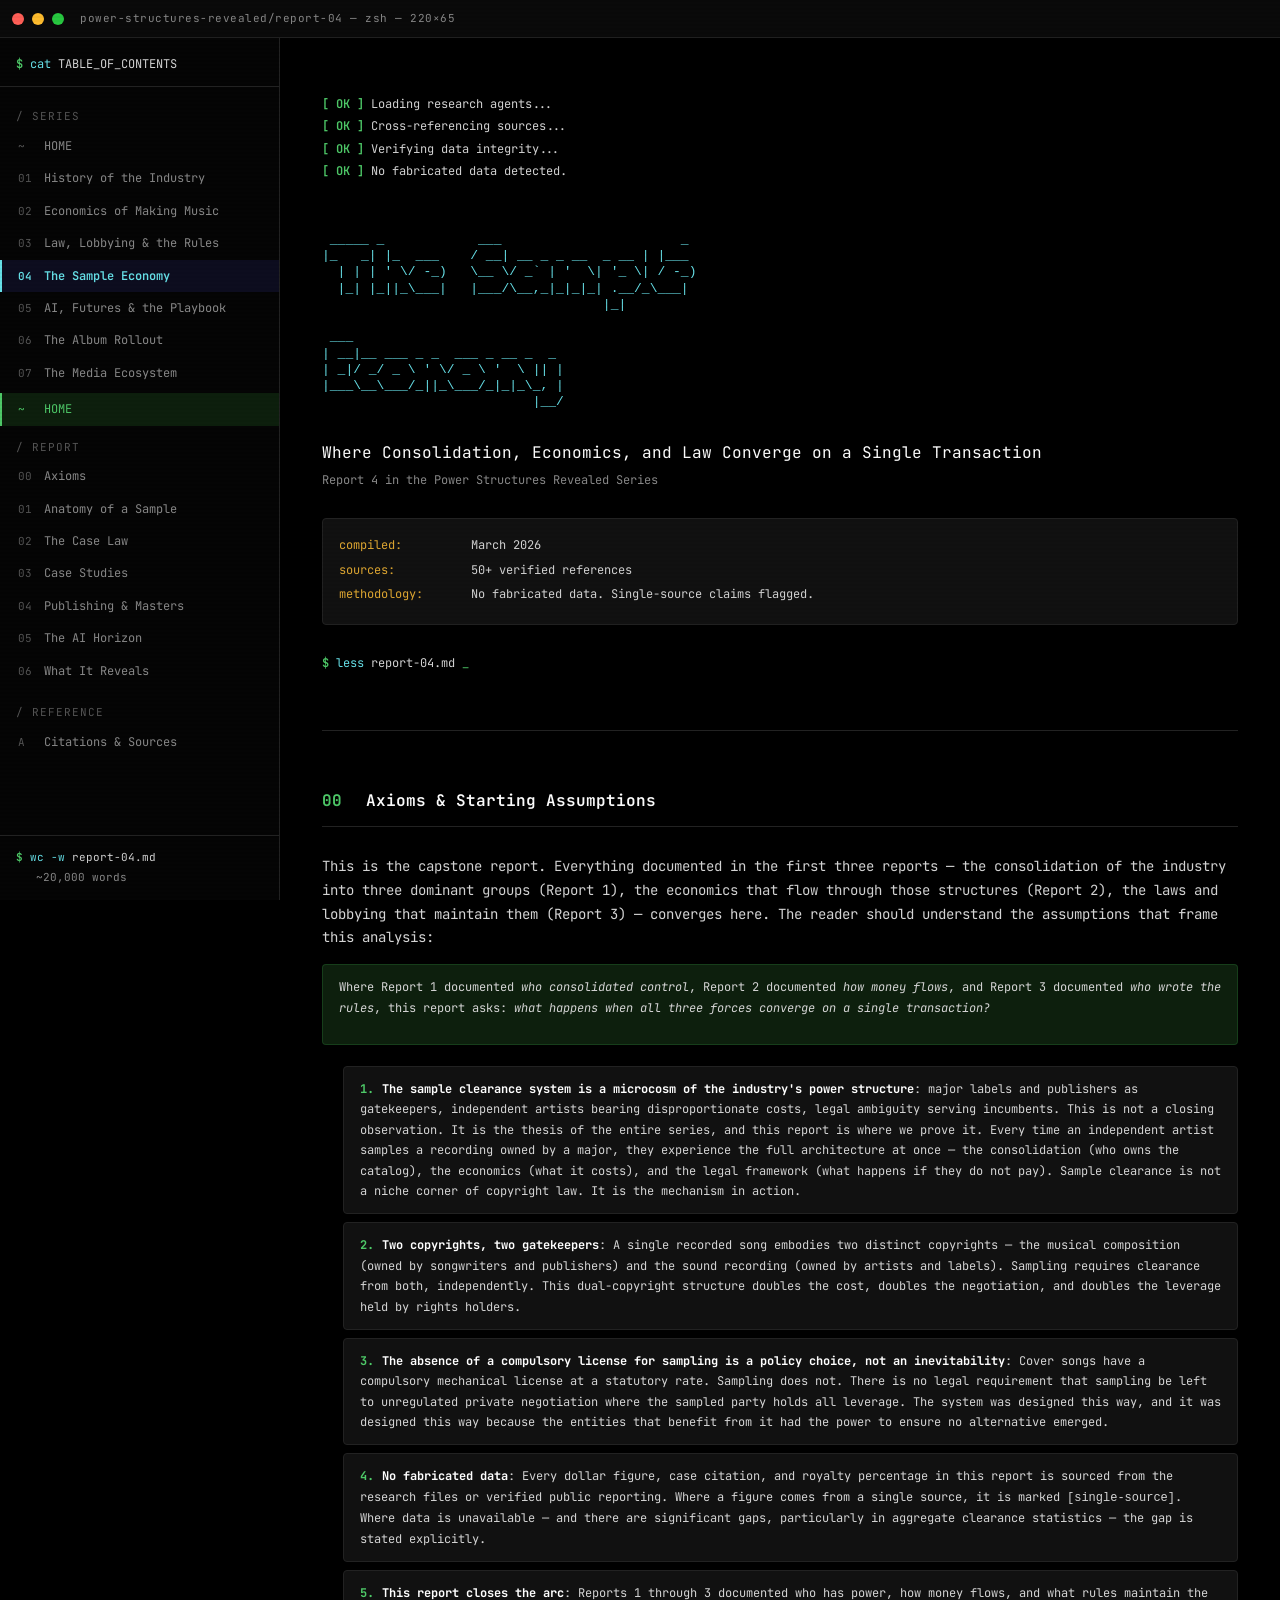
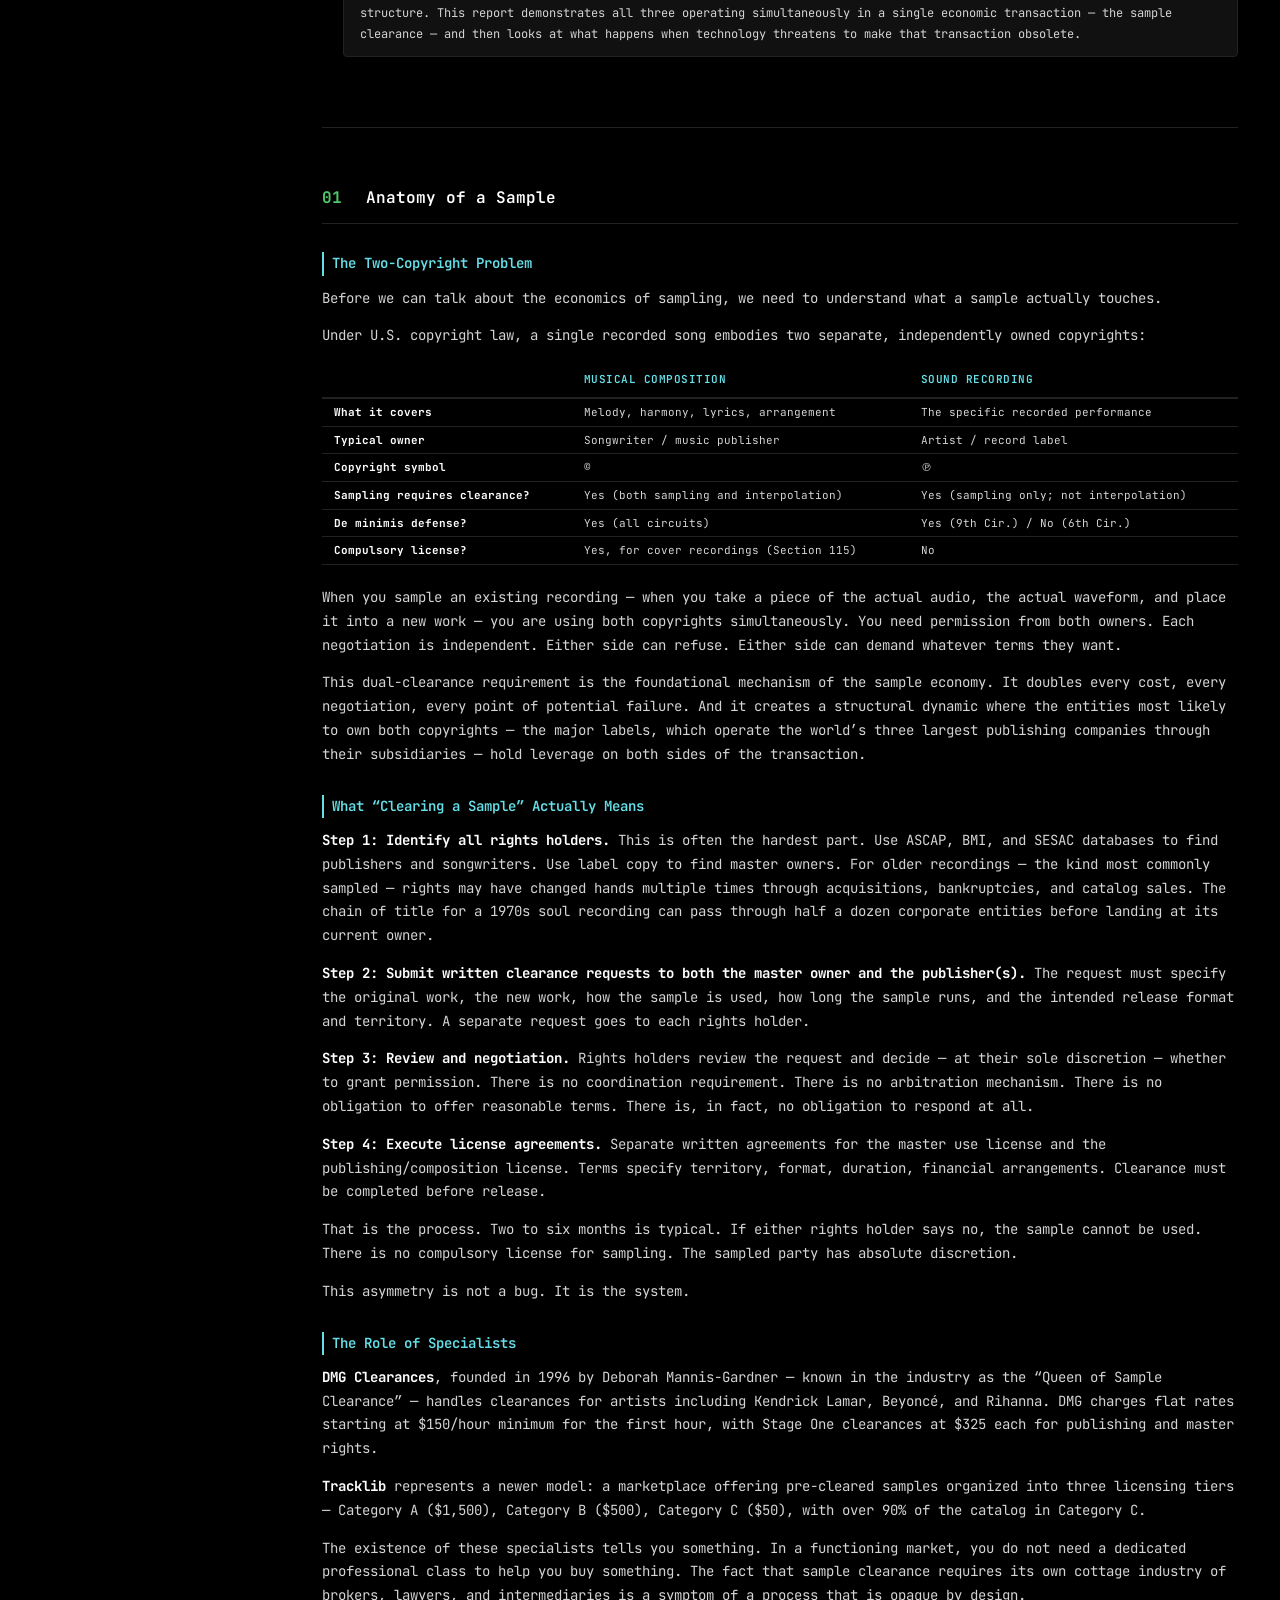
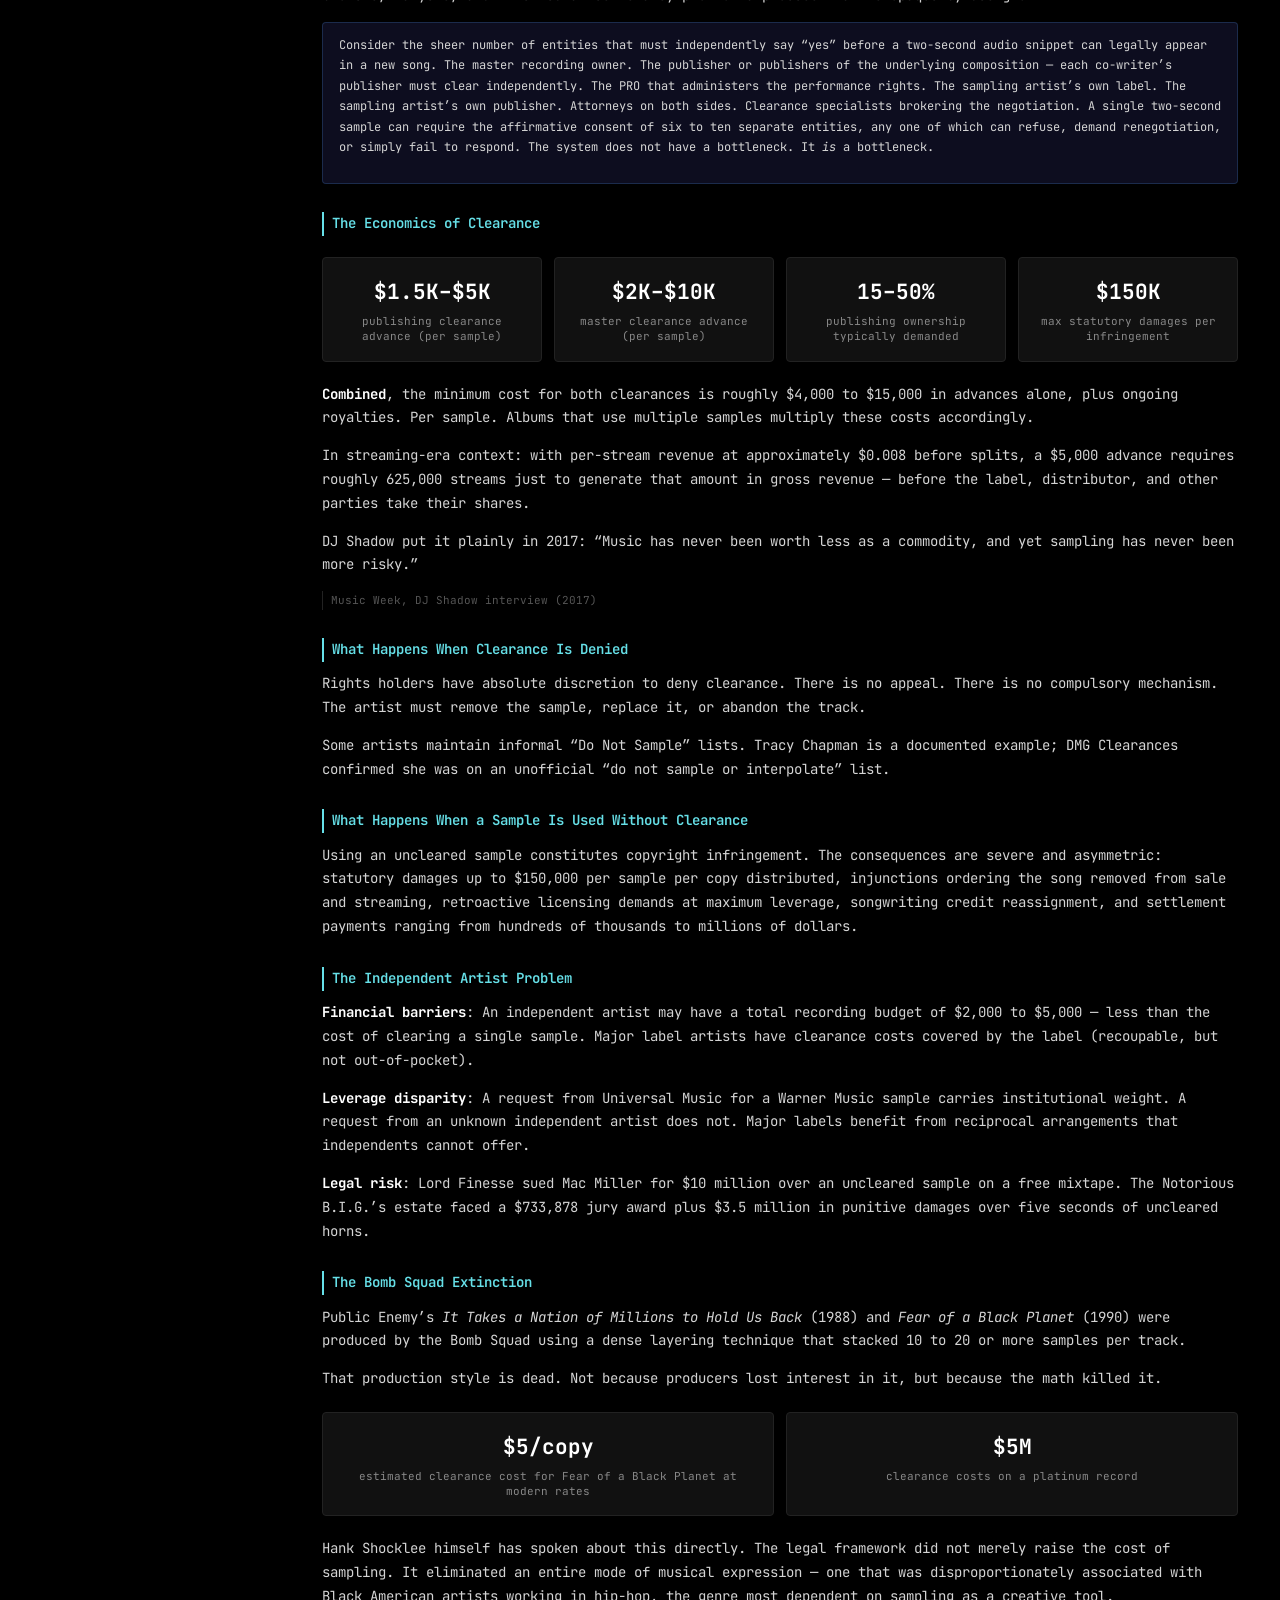
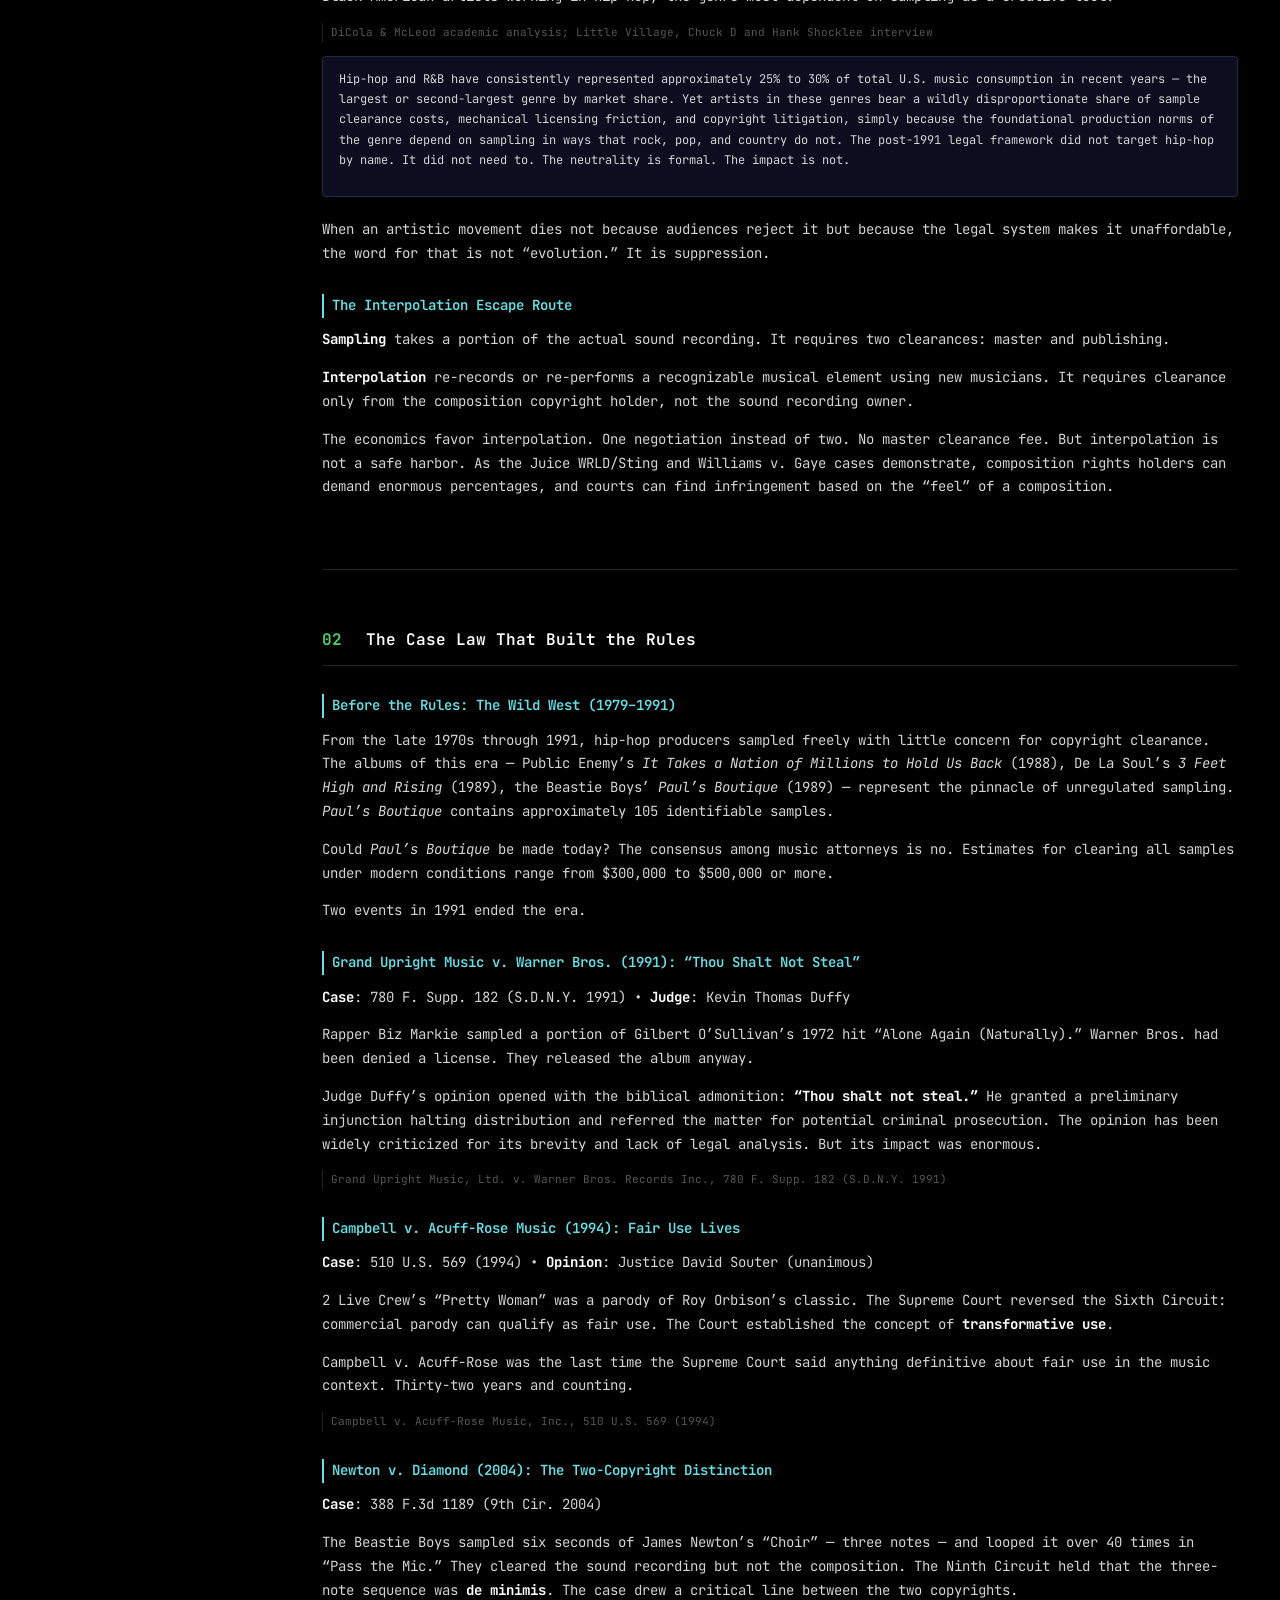
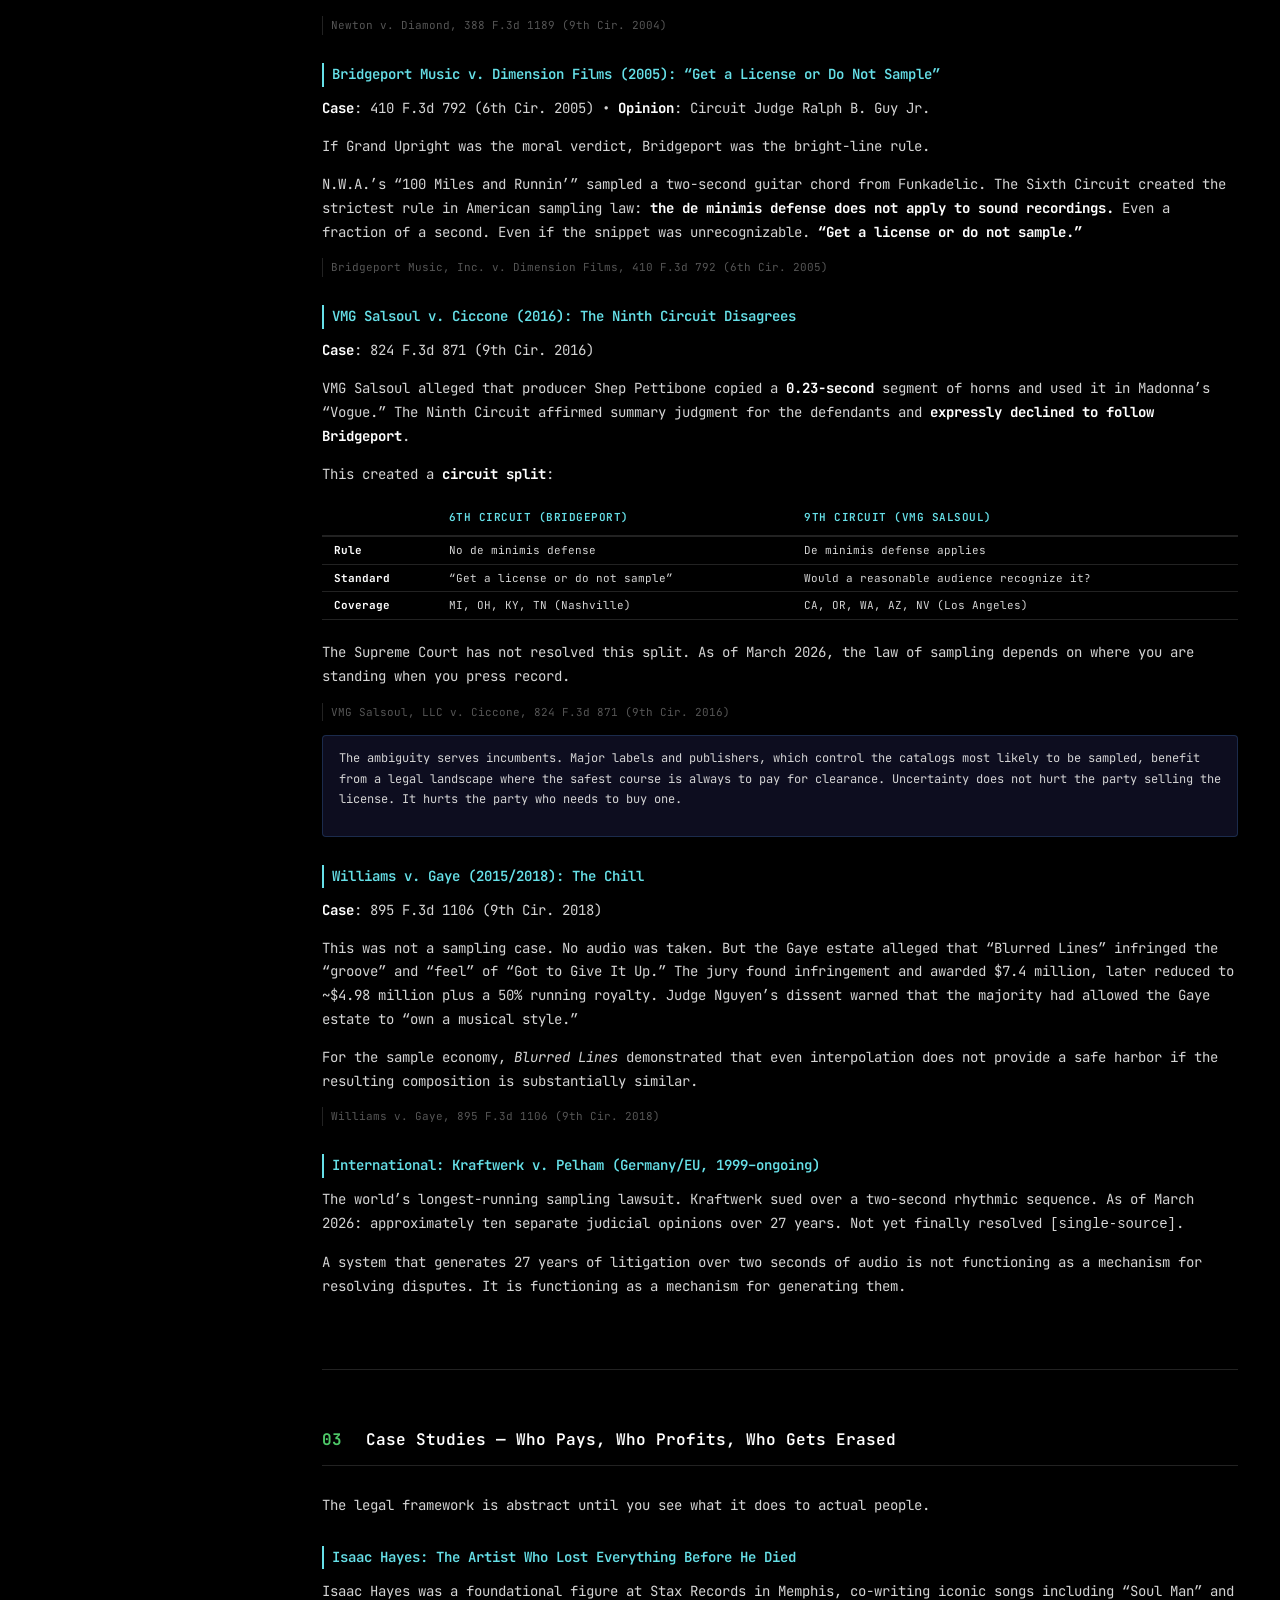
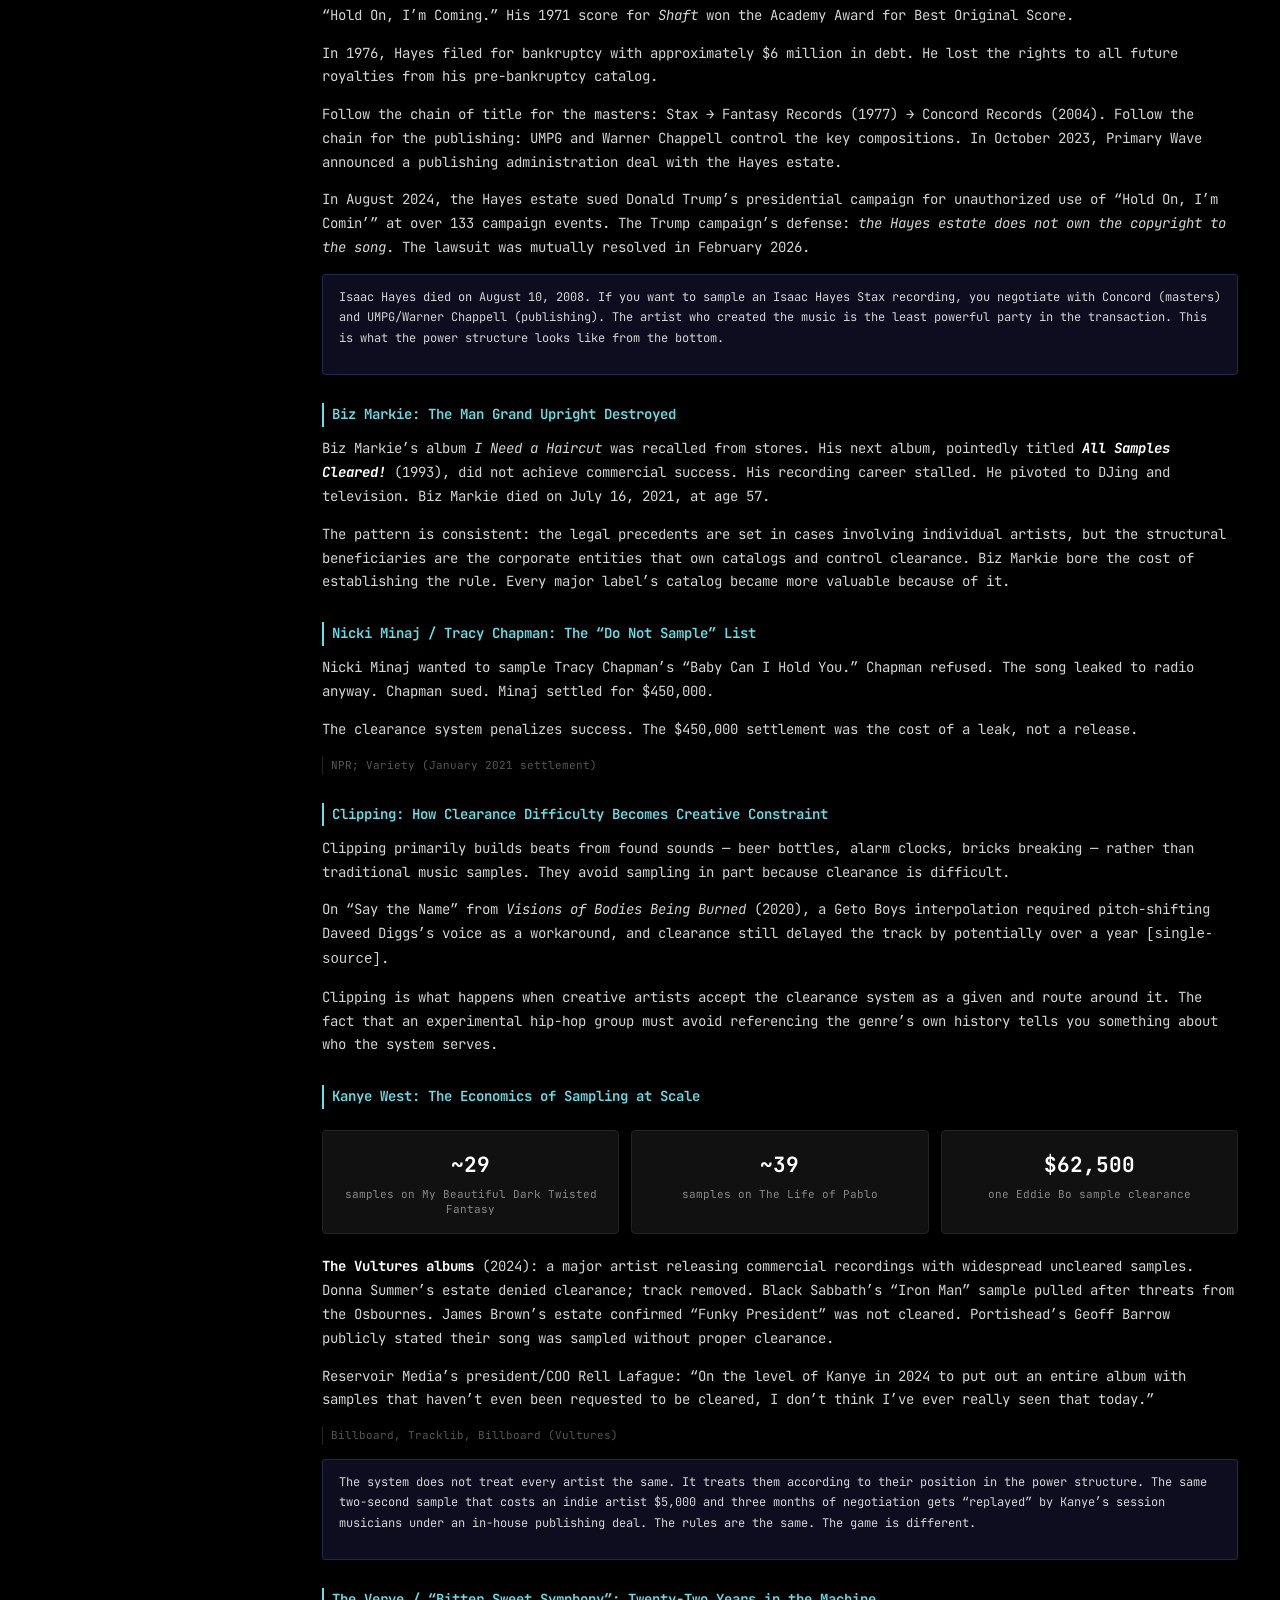
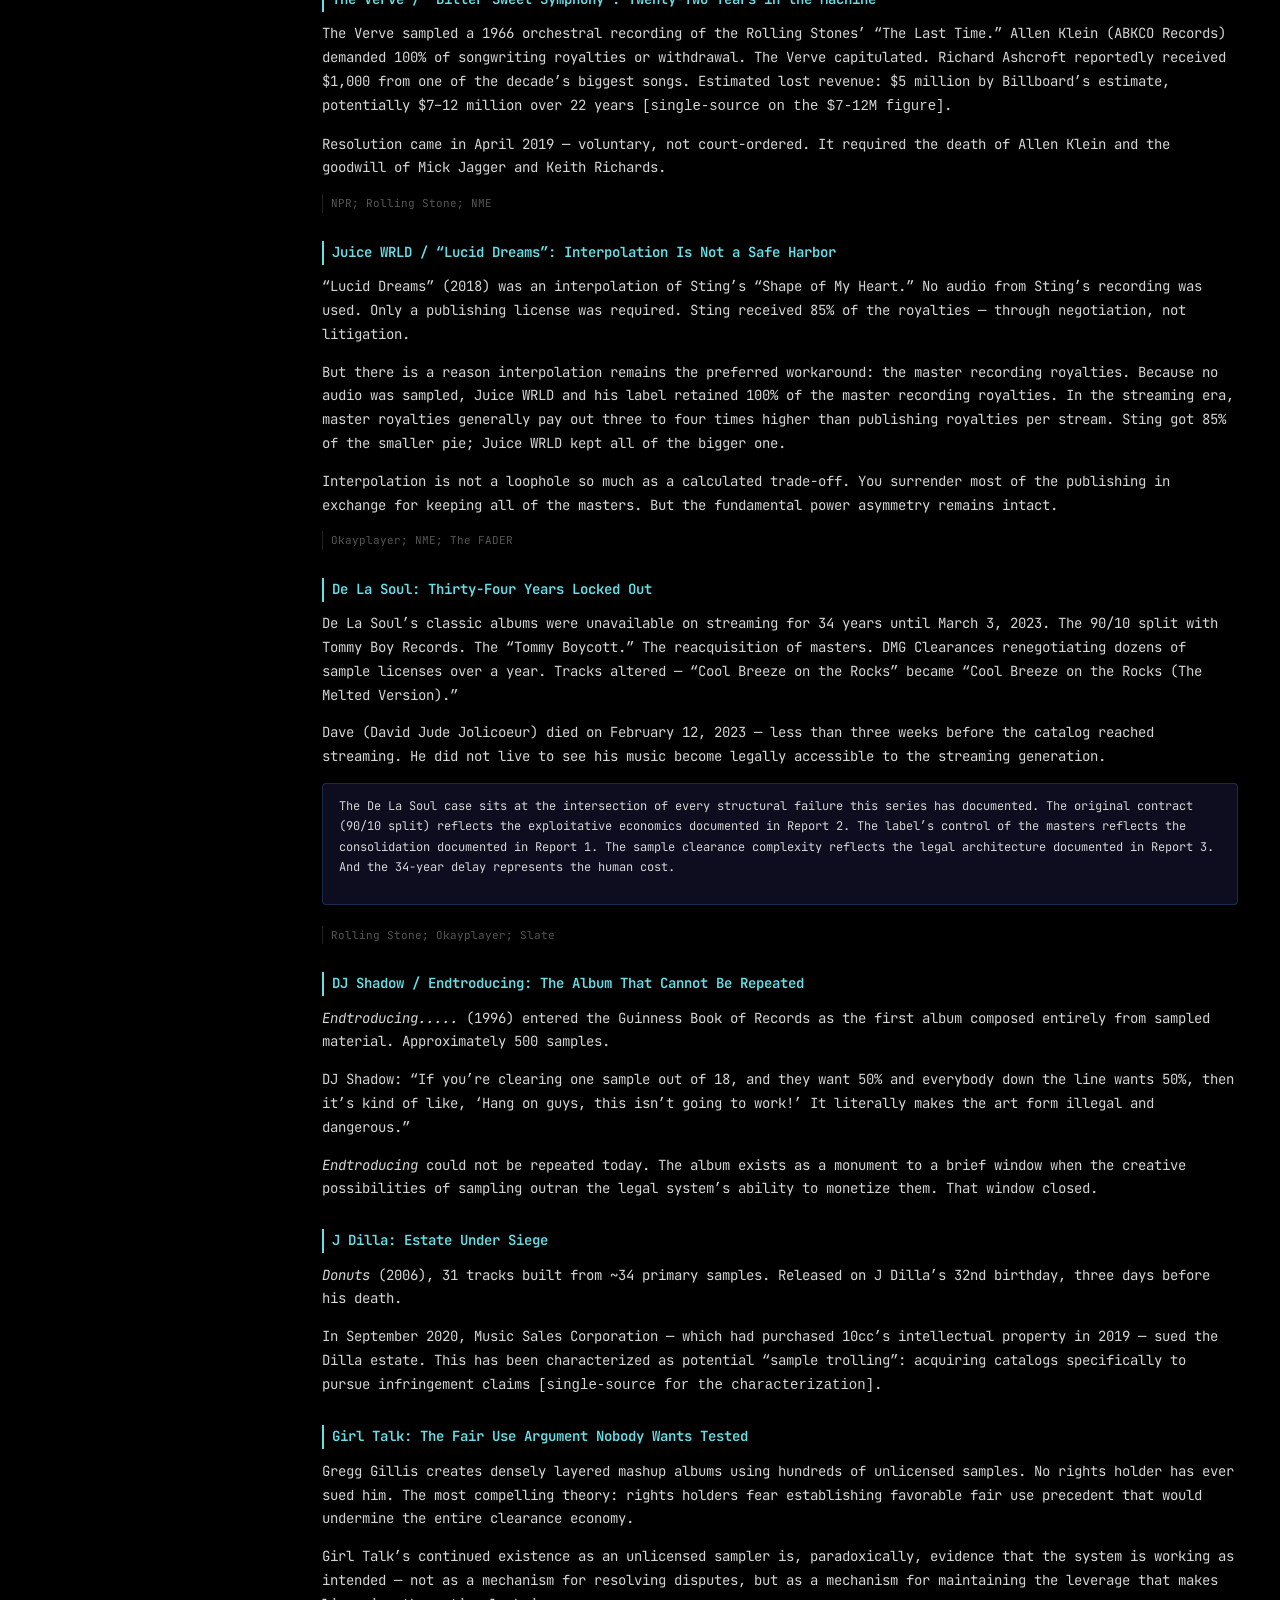
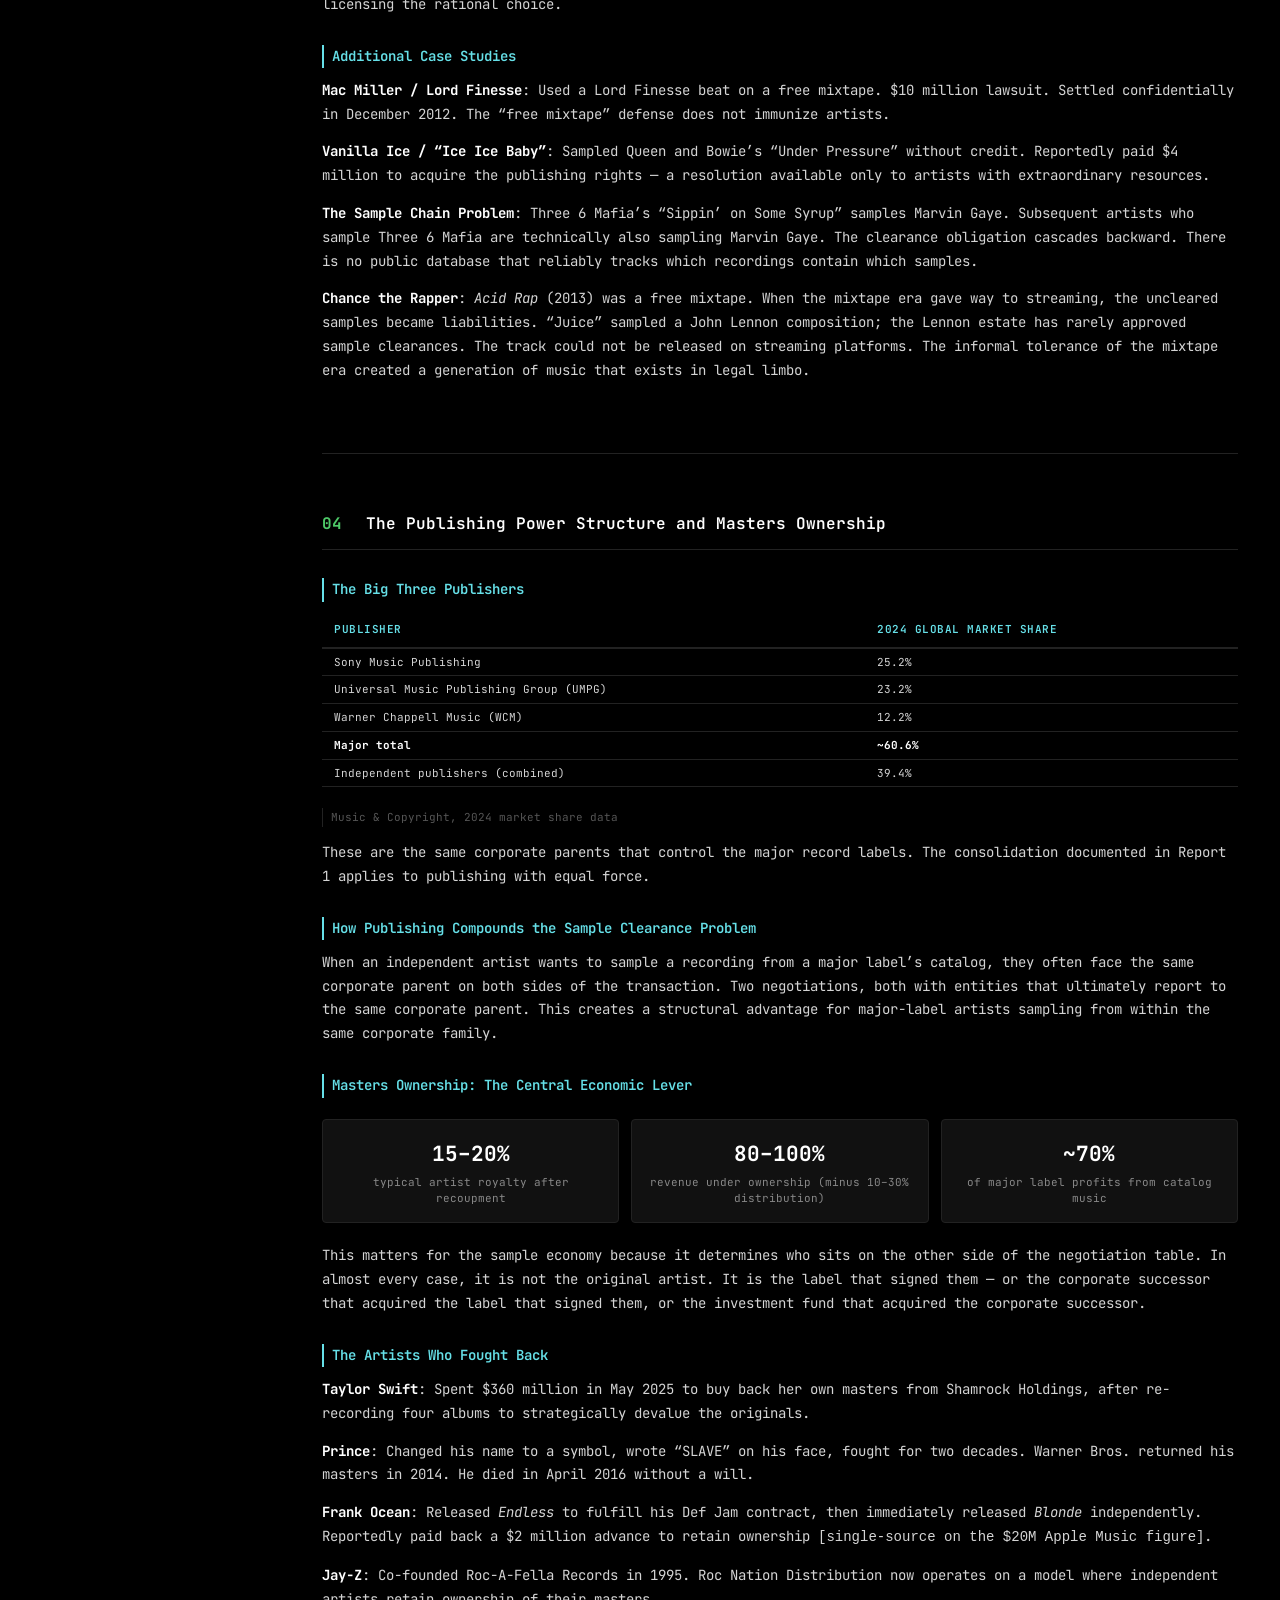
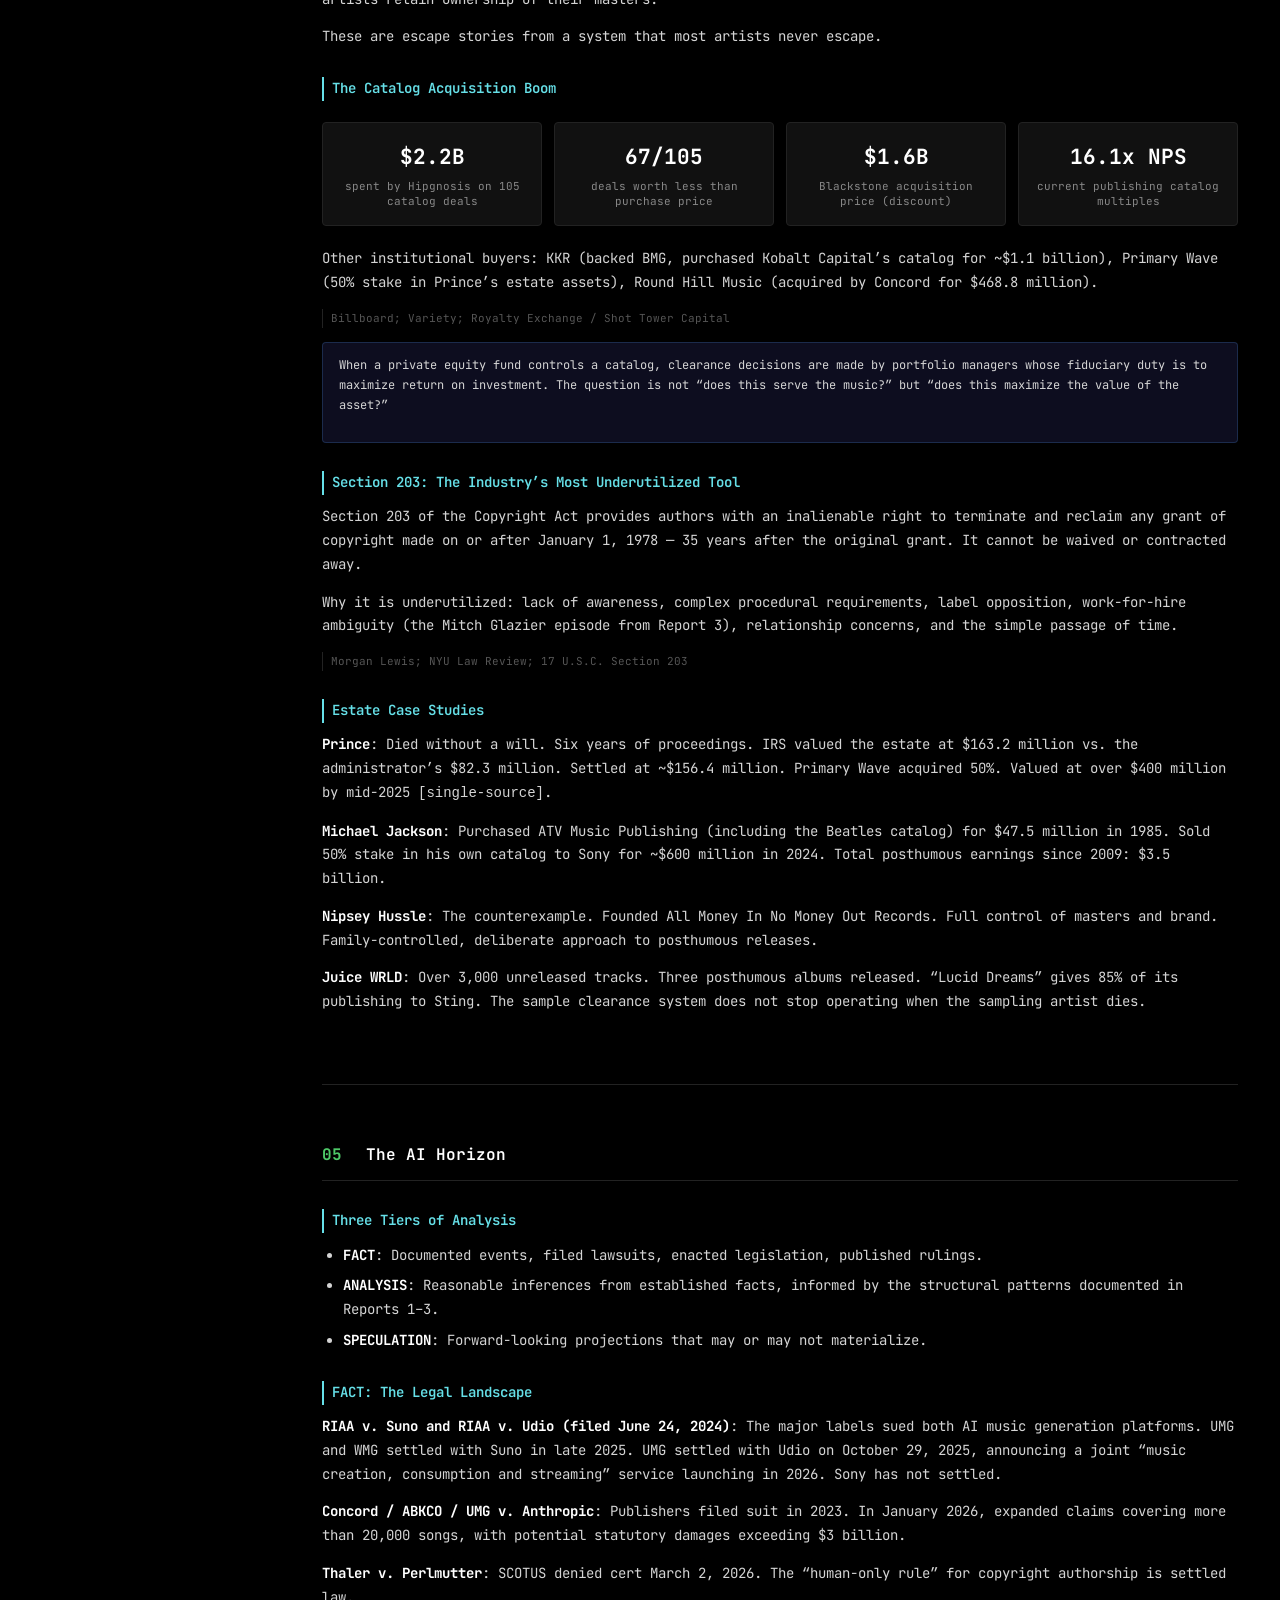
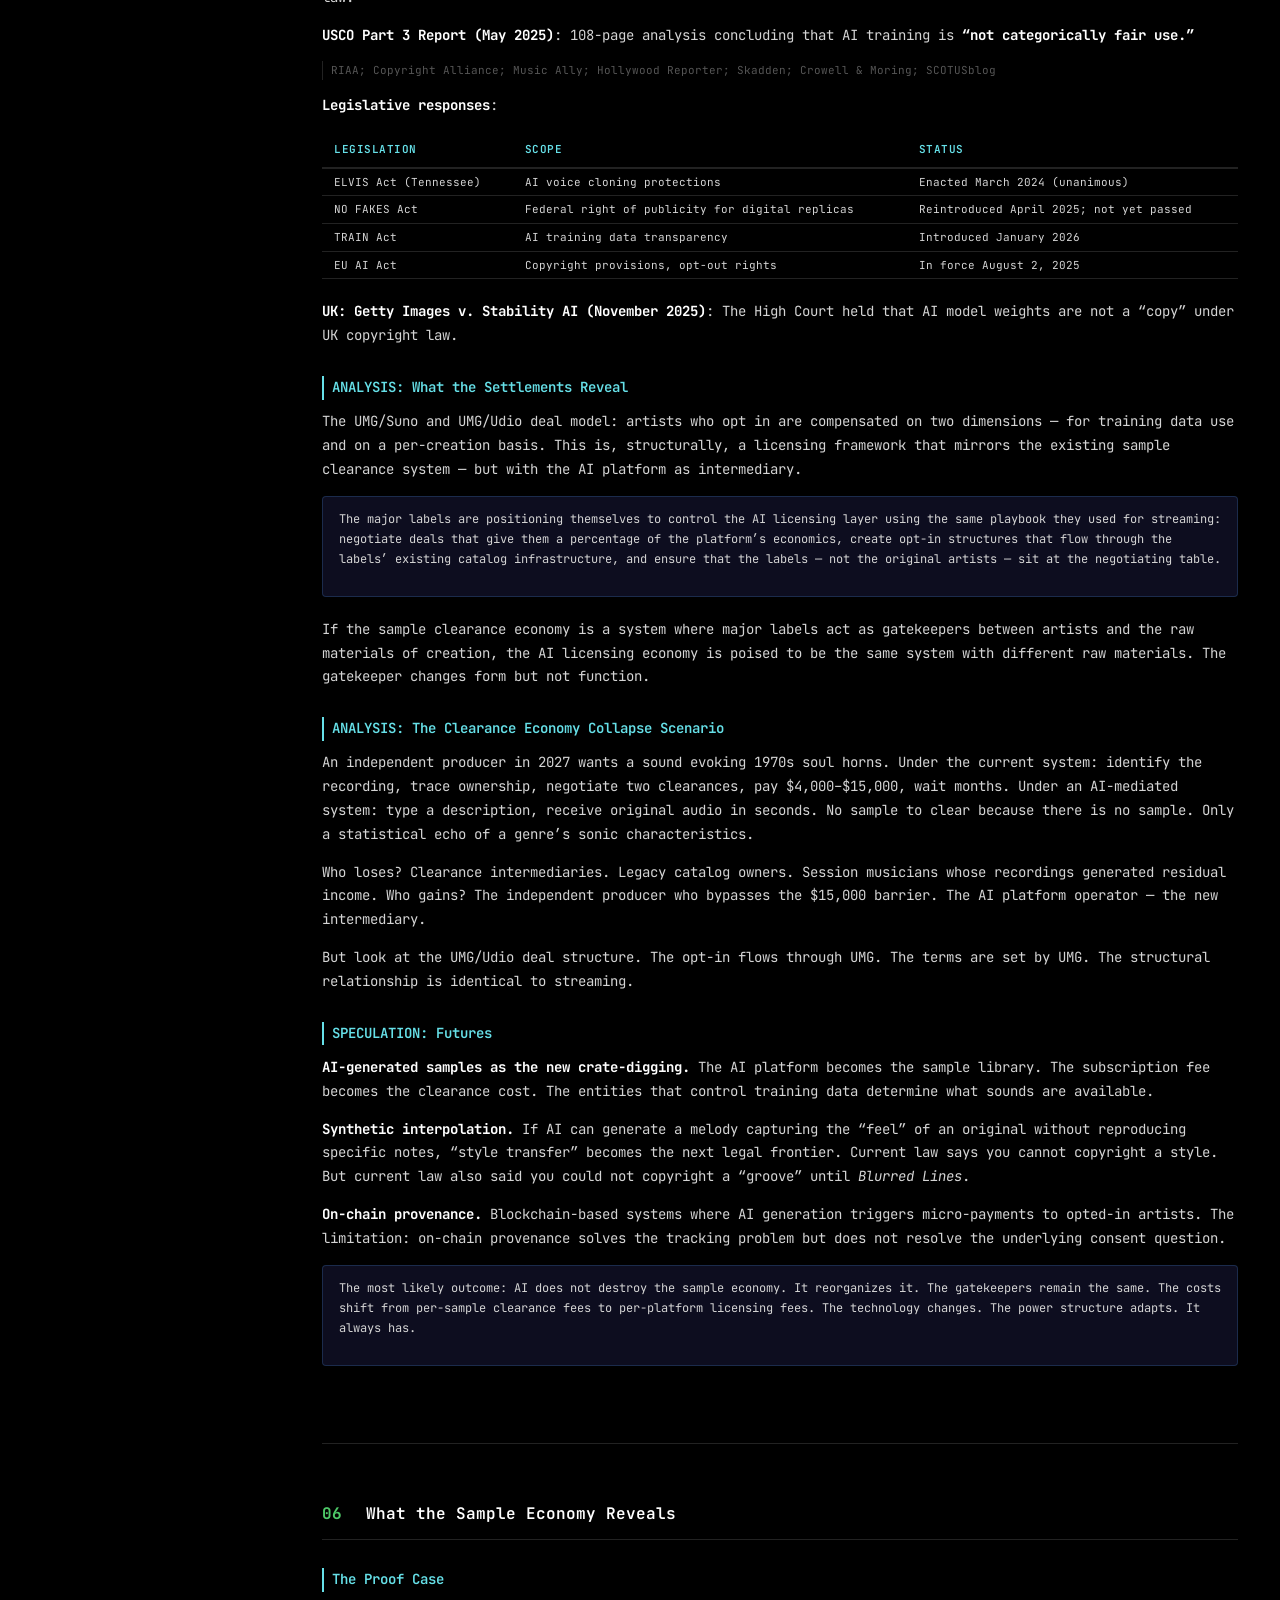
<file: docs/report-04.html>
<!DOCTYPE html>
<html lang="en">
<head>
  <meta charset="UTF-8">
  <meta name="viewport" content="width=device-width, initial-scale=1.0">
  <title>Power Structures Revealed | The Sample Economy</title>
  <link rel="preconnect" href="https://fonts.googleapis.com">
  <link rel="preconnect" href="https://fonts.gstatic.com" crossorigin>
  <link href="https://fonts.googleapis.com/css2?family=JetBrains+Mono:wght@300;400;500;600;700&family=IBM+Plex+Mono:wght@300;400;500;600;700&display=swap" rel="stylesheet">
  <link rel="stylesheet" href="style.css">
</head>
<body>
  <div class="scanlines"></div>

  <div class="terminal-wrapper">
    <div class="terminal-bar">
      <div class="terminal-buttons">
        <span class="btn-close"></span>
        <span class="btn-minimize"></span>
        <span class="btn-maximize"></span>
      </div>
      <div class="terminal-title">power-structures-revealed/report-04 — zsh — 220×65</div>
    </div>

    <div class="terminal-body">
      <nav class="sidebar" id="sidebar">
        <div class="sidebar-header">
          <span class="prompt">$</span> <span class="cmd">cat</span> TABLE_OF_CONTENTS
        </div>
        <div class="toc-content">
          <div class="toc-group">
            <div class="toc-group-label">/ SERIES</div>
            <a href="index.html" class="series-link"><span class="toc-marker">~</span> HOME</a>
            <a href="report-01.html" class="series-link"><span class="toc-marker">01</span> History of the Industry</a>
            <a href="report-02.html" class="series-link"><span class="toc-marker">02</span> Economics of Making Music</a>
            <a href="report-03.html" class="series-link"><span class="toc-marker">03</span> Law, Lobbying &amp; the Rules</a>
            <a href="report-04.html" class="series-link series-current"><span class="toc-marker">04</span> The Sample Economy</a>
            <a href="report-05.html" class="series-link"><span class="toc-marker">05</span> AI, Futures &amp; the Playbook</a>
            <a href="report-06.html" class="series-link"><span class="toc-marker">06</span> The Album Rollout</a>
            <a href="report-07.html" class="series-link"><span class="toc-marker">07</span> The Media Ecosystem</a>
          </div>
          <a href="#hero" class="toc-link toc-top" data-section="hero">
            <span class="toc-marker">~</span> HOME
          </a>
          <div class="toc-group">
            <div class="toc-group-label">/ REPORT</div>
            <a href="#axioms-04" class="toc-link" data-section="axioms-04"><span class="toc-marker">00</span> Axioms</a>
            <a href="#part-1-anatomy" class="toc-link" data-section="part-1-anatomy"><span class="toc-marker">01</span> Anatomy of a Sample</a>
            <a href="#part-2-caselaw" class="toc-link" data-section="part-2-caselaw"><span class="toc-marker">02</span> The Case Law</a>
            <a href="#part-3-studies" class="toc-link" data-section="part-3-studies"><span class="toc-marker">03</span> Case Studies</a>
            <a href="#part-4-publishing" class="toc-link" data-section="part-4-publishing"><span class="toc-marker">04</span> Publishing &amp; Masters</a>
            <a href="#part-5-ai" class="toc-link" data-section="part-5-ai"><span class="toc-marker">05</span> The AI Horizon</a>
            <a href="#part-6-reveals" class="toc-link" data-section="part-6-reveals"><span class="toc-marker">06</span> What It Reveals</a>
          </div>
          <div class="toc-group">
            <div class="toc-group-label">/ REFERENCE</div>
            <a href="#appendix-citations" class="toc-link" data-section="appendix-citations"><span class="toc-marker">A</span> Citations &amp; Sources</a>
          </div>
        </div>
        <div class="sidebar-footer">
          <div class="sidebar-meta">
            <span class="prompt">$</span> <span class="cmd">wc -w</span> report-04.md<br>
            <span class="output">~20,000 words</span>
          </div>
        </div>
      </nav>

      <button class="mobile-toc-toggle" id="mobileToggle" aria-label="Toggle table of contents">
        <span class="hamburger"></span>
      </button>

      <main class="content" id="content">

        <!-- HERO -->
        <section class="section hero-section" id="hero">
          <div class="boot-sequence">
            <div class="boot-line"><span class="boot-ok">[  OK  ]</span> Loading research agents...</div>
            <div class="boot-line"><span class="boot-ok">[  OK  ]</span> Cross-referencing sources...</div>
            <div class="boot-line"><span class="boot-ok">[  OK  ]</span> Verifying data integrity...</div>
            <div class="boot-line"><span class="boot-ok">[  OK  ]</span> No fabricated data detected.</div>
            <div class="boot-line">&nbsp;</div>
          </div>
          <pre class="ascii-title">
 _____ _            ___                       _
|_   _| |_  ___    / __| __ _ _ __  _ __ | |___
  | | | ' \/ -_)   \__ \/ _` | '  \| '_ \| / -_)
  |_| |_||_\___|   |___/\__,_|_|_|_| .__/_\___|
                                    |_|

 ___
| __|__ ___ _ _  ___ _ __ _  _
| _|/ _/ _ \ ' \/ _ \ '  \ || |
|___\__\___/_||_\___/_|_|_\_, |
                           |__/
</pre>
          <div class="hero-subtitle">
            <p>Where Consolidation, Economics, and Law Converge on a Single Transaction</p>
            <p class="hero-tagline">Report 4 in the Power Structures Revealed Series</p>
          </div>
          <div class="hero-meta">
            <div class="meta-row">
              <span class="meta-label">compiled:</span>
              <span class="meta-value">March 2026</span>
            </div>
            <div class="meta-row">
              <span class="meta-label">sources:</span>
              <span class="meta-value">50+ verified references</span>
            </div>
            <div class="meta-row">
              <span class="meta-label">methodology:</span>
              <span class="meta-value">No fabricated data. Single-source claims flagged.</span>
            </div>
          </div>
          <div class="scroll-prompt">
            <span class="prompt">$</span> <span class="cmd">less</span> report-04.md <span class="cursor-blink">_</span>
          </div>
        </section>

        <!-- AXIOMS -->
        <section class="section" id="axioms-04">
          <div class="section-header">
            <span class="section-number">00</span>
            <h2>Axioms &amp; Starting Assumptions</h2>
          </div>
          <div class="section-body">
            <p>This is the capstone report. Everything documented in the first three reports &mdash; the consolidation of the industry into three dominant groups (Report 1), the economics that flow through those structures (Report 2), the laws and lobbying that maintain them (Report 3) &mdash; converges here. The reader should understand the assumptions that frame this analysis:</p>
            <div class="callout callout-axiom">
              <p>Where Report 1 documented <em>who consolidated control</em>, Report 2 documented <em>how money flows</em>, and Report 3 documented <em>who wrote the rules</em>, this report asks: <em>what happens when all three forces converge on a single transaction?</em></p>
            </div>
            <ol class="axiom-list">
              <li><strong>The sample clearance system is a microcosm of the industry's power structure</strong>: major labels and publishers as gatekeepers, independent artists bearing disproportionate costs, legal ambiguity serving incumbents. This is not a closing observation. It is the thesis of the entire series, and this report is where we prove it. Every time an independent artist samples a recording owned by a major, they experience the full architecture at once &mdash; the consolidation (who owns the catalog), the economics (what it costs), and the legal framework (what happens if they do not pay). Sample clearance is not a niche corner of copyright law. It is the mechanism in action.</li>
              <li><strong>Two copyrights, two gatekeepers</strong>: A single recorded song embodies two distinct copyrights &mdash; the musical composition (owned by songwriters and publishers) and the sound recording (owned by artists and labels). Sampling requires clearance from both, independently. This dual-copyright structure doubles the cost, doubles the negotiation, and doubles the leverage held by rights holders.</li>
              <li><strong>The absence of a compulsory license for sampling is a policy choice, not an inevitability</strong>: Cover songs have a compulsory mechanical license at a statutory rate. Sampling does not. There is no legal requirement that sampling be left to unregulated private negotiation where the sampled party holds all leverage. The system was designed this way, and it was designed this way because the entities that benefit from it had the power to ensure no alternative emerged.</li>
              <li><strong>No fabricated data</strong>: Every dollar figure, case citation, and royalty percentage in this report is sourced from the research files or verified public reporting. Where a figure comes from a single source, it is marked <code>[single-source]</code>. Where data is unavailable &mdash; and there are significant gaps, particularly in aggregate clearance statistics &mdash; the gap is stated explicitly.</li>
              <li><strong>This report closes the arc</strong>: Reports 1 through 3 documented who has power, how money flows, and what rules maintain the structure. This report demonstrates all three operating simultaneously in a single economic transaction &mdash; the sample clearance &mdash; and then looks at what happens when technology threatens to make that transaction obsolete.</li>
            </ol>
          </div>
        </section>

        <!-- PART 1: ANATOMY OF A SAMPLE -->
        <section class="section" id="part-1-anatomy">
          <div class="section-header">
            <span class="section-number">01</span>
            <h2>Anatomy of a Sample</h2>
          </div>
          <div class="section-body">

            <h3>The Two-Copyright Problem</h3>

            <p>Before we can talk about the economics of sampling, we need to understand what a sample actually touches.</p>

            <p>Under U.S. copyright law, a single recorded song embodies two separate, independently owned copyrights:</p>

            <div class="data-table-wrapper">
              <table class="data-table compact">
                <thead>
                  <tr><th></th><th>Musical Composition</th><th>Sound Recording</th></tr>
                </thead>
                <tbody>
                  <tr><td><strong>What it covers</strong></td><td>Melody, harmony, lyrics, arrangement</td><td>The specific recorded performance</td></tr>
                  <tr><td><strong>Typical owner</strong></td><td>Songwriter / music publisher</td><td>Artist / record label</td></tr>
                  <tr><td><strong>Copyright symbol</strong></td><td>&copy;</td><td>&#8471;</td></tr>
                  <tr><td><strong>Sampling requires clearance?</strong></td><td>Yes (both sampling and interpolation)</td><td>Yes (sampling only; not interpolation)</td></tr>
                  <tr><td><strong>De minimis defense?</strong></td><td>Yes (all circuits)</td><td>Yes (9th Cir.) / No (6th Cir.)</td></tr>
                  <tr><td><strong>Compulsory license?</strong></td><td>Yes, for cover recordings (Section 115)</td><td>No</td></tr>
                </tbody>
              </table>
            </div>

            <p>When you sample an existing recording &mdash; when you take a piece of the actual audio, the actual waveform, and place it into a new work &mdash; you are using both copyrights simultaneously. You need permission from both owners. Each negotiation is independent. Either side can refuse. Either side can demand whatever terms they want.</p>

            <p>This dual-clearance requirement is the foundational mechanism of the sample economy. It doubles every cost, every negotiation, every point of potential failure. And it creates a structural dynamic where the entities most likely to own both copyrights &mdash; the major labels, which operate the world&rsquo;s three largest publishing companies through their subsidiaries &mdash; hold leverage on both sides of the transaction.</p>

            <h3>What &ldquo;Clearing a Sample&rdquo; Actually Means</h3>

            <p><strong>Step 1: Identify all rights holders.</strong> This is often the hardest part. Use ASCAP, BMI, and SESAC databases to find publishers and songwriters. Use label copy to find master owners. For older recordings &mdash; the kind most commonly sampled &mdash; rights may have changed hands multiple times through acquisitions, bankruptcies, and catalog sales. The chain of title for a 1970s soul recording can pass through half a dozen corporate entities before landing at its current owner.</p>

            <p><strong>Step 2: Submit written clearance requests to both the master owner and the publisher(s).</strong> The request must specify the original work, the new work, how the sample is used, how long the sample runs, and the intended release format and territory. A separate request goes to each rights holder.</p>

            <p><strong>Step 3: Review and negotiation.</strong> Rights holders review the request and decide &mdash; at their sole discretion &mdash; whether to grant permission. There is no coordination requirement. There is no arbitration mechanism. There is no obligation to offer reasonable terms. There is, in fact, no obligation to respond at all.</p>

            <p><strong>Step 4: Execute license agreements.</strong> Separate written agreements for the master use license and the publishing/composition license. Terms specify territory, format, duration, financial arrangements. Clearance must be completed before release.</p>

            <p>That is the process. Two to six months is typical. If either rights holder says no, the sample cannot be used. There is no compulsory license for sampling. The sampled party has absolute discretion.</p>

            <p>This asymmetry is not a bug. It is the system.</p>

            <h3>The Role of Specialists</h3>

            <p><strong>DMG Clearances</strong>, founded in 1996 by Deborah Mannis-Gardner &mdash; known in the industry as the &ldquo;Queen of Sample Clearance&rdquo; &mdash; handles clearances for artists including Kendrick Lamar, Beyonc&eacute;, and Rihanna. DMG charges flat rates starting at $150/hour minimum for the first hour, with Stage One clearances at $325 each for publishing and master rights.</p>

            <p><strong>Tracklib</strong> represents a newer model: a marketplace offering pre-cleared samples organized into three licensing tiers &mdash; Category A ($1,500), Category B ($500), Category C ($50), with over 90% of the catalog in Category C.</p>

            <p>The existence of these specialists tells you something. In a functioning market, you do not need a dedicated professional class to help you buy something. The fact that sample clearance requires its own cottage industry of brokers, lawyers, and intermediaries is a symptom of a process that is opaque by design.</p>

            <div class="callout">
              <p>Consider the sheer number of entities that must independently say &ldquo;yes&rdquo; before a two-second audio snippet can legally appear in a new song. The master recording owner. The publisher or publishers of the underlying composition &mdash; each co-writer&rsquo;s publisher must clear independently. The PRO that administers the performance rights. The sampling artist&rsquo;s own label. The sampling artist&rsquo;s own publisher. Attorneys on both sides. Clearance specialists brokering the negotiation. A single two-second sample can require the affirmative consent of six to ten separate entities, any one of which can refuse, demand renegotiation, or simply fail to respond. The system does not have a bottleneck. It <em>is</em> a bottleneck.</p>
            </div>

            <h3>The Economics of Clearance</h3>

            <div class="stat-grid">
              <div class="stat-card">
                <div class="stat-number">$1.5K&ndash;$5K</div>
                <div class="stat-label">publishing clearance advance (per sample)</div>
              </div>
              <div class="stat-card">
                <div class="stat-number">$2K&ndash;$10K</div>
                <div class="stat-label">master clearance advance (per sample)</div>
              </div>
              <div class="stat-card">
                <div class="stat-number">15&ndash;50%</div>
                <div class="stat-label">publishing ownership typically demanded</div>
              </div>
              <div class="stat-card">
                <div class="stat-number">$150K</div>
                <div class="stat-label">max statutory damages per infringement</div>
              </div>
            </div>

            <p><strong>Combined</strong>, the minimum cost for both clearances is roughly $4,000 to $15,000 in advances alone, plus ongoing royalties. Per sample. Albums that use multiple samples multiply these costs accordingly.</p>

            <p>In streaming-era context: with per-stream revenue at approximately $0.008 before splits, a $5,000 advance requires roughly 625,000 streams just to generate that amount in gross revenue &mdash; before the label, distributor, and other parties take their shares.</p>

            <p>DJ Shadow put it plainly in 2017: &ldquo;Music has never been worth less as a commodity, and yet sampling has never been more risky.&rdquo;</p>
            <cite>Music Week, DJ Shadow interview (2017)</cite>

            <h3>What Happens When Clearance Is Denied</h3>

            <p>Rights holders have absolute discretion to deny clearance. There is no appeal. There is no compulsory mechanism. The artist must remove the sample, replace it, or abandon the track.</p>

            <p>Some artists maintain informal &ldquo;Do Not Sample&rdquo; lists. Tracy Chapman is a documented example; DMG Clearances confirmed she was on an unofficial &ldquo;do not sample or interpolate&rdquo; list.</p>

            <h3>What Happens When a Sample Is Used Without Clearance</h3>

            <p>Using an uncleared sample constitutes copyright infringement. The consequences are severe and asymmetric: statutory damages up to $150,000 per sample per copy distributed, injunctions ordering the song removed from sale and streaming, retroactive licensing demands at maximum leverage, songwriting credit reassignment, and settlement payments ranging from hundreds of thousands to millions of dollars.</p>

            <h3>The Independent Artist Problem</h3>

            <p><strong>Financial barriers</strong>: An independent artist may have a total recording budget of $2,000 to $5,000 &mdash; less than the cost of clearing a single sample. Major label artists have clearance costs covered by the label (recoupable, but not out-of-pocket).</p>

            <p><strong>Leverage disparity</strong>: A request from Universal Music for a Warner Music sample carries institutional weight. A request from an unknown independent artist does not. Major labels benefit from reciprocal arrangements that independents cannot offer.</p>

            <p><strong>Legal risk</strong>: Lord Finesse sued Mac Miller for $10 million over an uncleared sample on a free mixtape. The Notorious B.I.G.&rsquo;s estate faced a $733,878 jury award plus $3.5 million in punitive damages over five seconds of uncleared horns.</p>

            <h3>The Bomb Squad Extinction</h3>

            <p>Public Enemy&rsquo;s <em>It Takes a Nation of Millions to Hold Us Back</em> (1988) and <em>Fear of a Black Planet</em> (1990) were produced by the Bomb Squad using a dense layering technique that stacked 10 to 20 or more samples per track.</p>

            <p>That production style is dead. Not because producers lost interest in it, but because the math killed it.</p>

            <div class="stat-grid">
              <div class="stat-card">
                <div class="stat-number">$5/copy</div>
                <div class="stat-label">estimated clearance cost for Fear of a Black Planet at modern rates</div>
              </div>
              <div class="stat-card">
                <div class="stat-number">$5M</div>
                <div class="stat-label">clearance costs on a platinum record</div>
              </div>
            </div>

            <p>Hank Shocklee himself has spoken about this directly. The legal framework did not merely raise the cost of sampling. It eliminated an entire mode of musical expression &mdash; one that was disproportionately associated with Black American artists working in hip-hop, the genre most dependent on sampling as a creative tool.</p>
            <cite>DiCola &amp; McLeod academic analysis; Little Village, Chuck D and Hank Shocklee interview</cite>

            <div class="callout">
              <p>Hip-hop and R&amp;B have consistently represented approximately 25% to 30% of total U.S. music consumption in recent years &mdash; the largest or second-largest genre by market share. Yet artists in these genres bear a wildly disproportionate share of sample clearance costs, mechanical licensing friction, and copyright litigation, simply because the foundational production norms of the genre depend on sampling in ways that rock, pop, and country do not. The post-1991 legal framework did not target hip-hop by name. It did not need to. The neutrality is formal. The impact is not.</p>
            </div>

            <p>When an artistic movement dies not because audiences reject it but because the legal system makes it unaffordable, the word for that is not &ldquo;evolution.&rdquo; It is suppression.</p>

            <h3>The Interpolation Escape Route</h3>

            <p><strong>Sampling</strong> takes a portion of the actual sound recording. It requires two clearances: master and publishing.</p>

            <p><strong>Interpolation</strong> re-records or re-performs a recognizable musical element using new musicians. It requires clearance only from the composition copyright holder, not the sound recording owner.</p>

            <p>The economics favor interpolation. One negotiation instead of two. No master clearance fee. But interpolation is not a safe harbor. As the Juice WRLD/Sting and Williams v. Gaye cases demonstrate, composition rights holders can demand enormous percentages, and courts can find infringement based on the &ldquo;feel&rdquo; of a composition.</p>

          </div>
        </section>

        <!-- PART 2: CASE LAW -->
        <section class="section" id="part-2-caselaw">
          <div class="section-header">
            <span class="section-number">02</span>
            <h2>The Case Law That Built the Rules</h2>
          </div>
          <div class="section-body">

            <h3>Before the Rules: The Wild West (1979&ndash;1991)</h3>

            <p>From the late 1970s through 1991, hip-hop producers sampled freely with little concern for copyright clearance. The albums of this era &mdash; Public Enemy&rsquo;s <em>It Takes a Nation of Millions to Hold Us Back</em> (1988), De La Soul&rsquo;s <em>3 Feet High and Rising</em> (1989), the Beastie Boys&rsquo; <em>Paul&rsquo;s Boutique</em> (1989) &mdash; represent the pinnacle of unregulated sampling. <em>Paul&rsquo;s Boutique</em> contains approximately 105 identifiable samples.</p>

            <p>Could <em>Paul&rsquo;s Boutique</em> be made today? The consensus among music attorneys is no. Estimates for clearing all samples under modern conditions range from $300,000 to $500,000 or more.</p>

            <p>Two events in 1991 ended the era.</p>

            <h3>Grand Upright Music v. Warner Bros. (1991): &ldquo;Thou Shalt Not Steal&rdquo;</h3>

            <p><strong>Case</strong>: 780 F. Supp. 182 (S.D.N.Y. 1991) &bull; <strong>Judge</strong>: Kevin Thomas Duffy</p>

            <p>Rapper Biz Markie sampled a portion of Gilbert O&rsquo;Sullivan&rsquo;s 1972 hit &ldquo;Alone Again (Naturally).&rdquo; Warner Bros. had been denied a license. They released the album anyway.</p>

            <p>Judge Duffy&rsquo;s opinion opened with the biblical admonition: <strong>&ldquo;Thou shalt not steal.&rdquo;</strong> He granted a preliminary injunction halting distribution and referred the matter for potential criminal prosecution. The opinion has been widely criticized for its brevity and lack of legal analysis. But its impact was enormous.</p>
            <cite>Grand Upright Music, Ltd. v. Warner Bros. Records Inc., 780 F. Supp. 182 (S.D.N.Y. 1991)</cite>

            <h3>Campbell v. Acuff-Rose Music (1994): Fair Use Lives</h3>

            <p><strong>Case</strong>: 510 U.S. 569 (1994) &bull; <strong>Opinion</strong>: Justice David Souter (unanimous)</p>

            <p>2 Live Crew&rsquo;s &ldquo;Pretty Woman&rdquo; was a parody of Roy Orbison&rsquo;s classic. The Supreme Court reversed the Sixth Circuit: commercial parody can qualify as fair use. The Court established the concept of <strong>transformative use</strong>.</p>

            <p>Campbell v. Acuff-Rose was the last time the Supreme Court said anything definitive about fair use in the music context. Thirty-two years and counting.</p>
            <cite>Campbell v. Acuff-Rose Music, Inc., 510 U.S. 569 (1994)</cite>

            <h3>Newton v. Diamond (2004): The Two-Copyright Distinction</h3>

            <p><strong>Case</strong>: 388 F.3d 1189 (9th Cir. 2004)</p>

            <p>The Beastie Boys sampled six seconds of James Newton&rsquo;s &ldquo;Choir&rdquo; &mdash; three notes &mdash; and looped it over 40 times in &ldquo;Pass the Mic.&rdquo; They cleared the sound recording but not the composition. The Ninth Circuit held that the three-note sequence was <strong>de minimis</strong>. The case drew a critical line between the two copyrights.</p>
            <cite>Newton v. Diamond, 388 F.3d 1189 (9th Cir. 2004)</cite>

            <h3>Bridgeport Music v. Dimension Films (2005): &ldquo;Get a License or Do Not Sample&rdquo;</h3>

            <p><strong>Case</strong>: 410 F.3d 792 (6th Cir. 2005) &bull; <strong>Opinion</strong>: Circuit Judge Ralph B. Guy Jr.</p>

            <p>If Grand Upright was the moral verdict, Bridgeport was the bright-line rule.</p>

            <p>N.W.A.&rsquo;s &ldquo;100 Miles and Runnin&rsquo;&rdquo; sampled a two-second guitar chord from Funkadelic. The Sixth Circuit created the strictest rule in American sampling law: <strong>the de minimis defense does not apply to sound recordings.</strong> Even a fraction of a second. Even if the snippet was unrecognizable. <strong>&ldquo;Get a license or do not sample.&rdquo;</strong></p>
            <cite>Bridgeport Music, Inc. v. Dimension Films, 410 F.3d 792 (6th Cir. 2005)</cite>

            <h3>VMG Salsoul v. Ciccone (2016): The Ninth Circuit Disagrees</h3>

            <p><strong>Case</strong>: 824 F.3d 871 (9th Cir. 2016)</p>

            <p>VMG Salsoul alleged that producer Shep Pettibone copied a <strong>0.23-second</strong> segment of horns and used it in Madonna&rsquo;s &ldquo;Vogue.&rdquo; The Ninth Circuit affirmed summary judgment for the defendants and <strong>expressly declined to follow Bridgeport</strong>.</p>

            <p>This created a <strong>circuit split</strong>:</p>

            <div class="data-table-wrapper">
              <table class="data-table compact">
                <thead>
                  <tr><th></th><th>6th Circuit (Bridgeport)</th><th>9th Circuit (VMG Salsoul)</th></tr>
                </thead>
                <tbody>
                  <tr><td><strong>Rule</strong></td><td>No de minimis defense</td><td>De minimis defense applies</td></tr>
                  <tr><td><strong>Standard</strong></td><td>&ldquo;Get a license or do not sample&rdquo;</td><td>Would a reasonable audience recognize it?</td></tr>
                  <tr><td><strong>Coverage</strong></td><td>MI, OH, KY, TN (Nashville)</td><td>CA, OR, WA, AZ, NV (Los Angeles)</td></tr>
                </tbody>
              </table>
            </div>

            <p>The Supreme Court has not resolved this split. As of March 2026, the law of sampling depends on where you are standing when you press record.</p>
            <cite>VMG Salsoul, LLC v. Ciccone, 824 F.3d 871 (9th Cir. 2016)</cite>

            <div class="callout">
              <p>The ambiguity serves incumbents. Major labels and publishers, which control the catalogs most likely to be sampled, benefit from a legal landscape where the safest course is always to pay for clearance. Uncertainty does not hurt the party selling the license. It hurts the party who needs to buy one.</p>
            </div>

            <h3>Williams v. Gaye (2015/2018): The Chill</h3>

            <p><strong>Case</strong>: 895 F.3d 1106 (9th Cir. 2018)</p>

            <p>This was not a sampling case. No audio was taken. But the Gaye estate alleged that &ldquo;Blurred Lines&rdquo; infringed the &ldquo;groove&rdquo; and &ldquo;feel&rdquo; of &ldquo;Got to Give It Up.&rdquo; The jury found infringement and awarded $7.4 million, later reduced to ~$4.98 million plus a 50% running royalty. Judge Nguyen&rsquo;s dissent warned that the majority had allowed the Gaye estate to &ldquo;own a musical style.&rdquo;</p>

            <p>For the sample economy, <em>Blurred Lines</em> demonstrated that even interpolation does not provide a safe harbor if the resulting composition is substantially similar.</p>
            <cite>Williams v. Gaye, 895 F.3d 1106 (9th Cir. 2018)</cite>

            <h3>International: Kraftwerk v. Pelham (Germany/EU, 1999&ndash;ongoing)</h3>

            <p>The world&rsquo;s longest-running sampling lawsuit. Kraftwerk sued over a two-second rhythmic sequence. As of March 2026: approximately ten separate judicial opinions over 27 years. Not yet finally resolved <code>[single-source]</code>.</p>

            <p>A system that generates 27 years of litigation over two seconds of audio is not functioning as a mechanism for resolving disputes. It is functioning as a mechanism for generating them.</p>

          </div>
        </section>

        <!-- PART 3: CASE STUDIES -->
        <section class="section" id="part-3-studies">
          <div class="section-header">
            <span class="section-number">03</span>
            <h2>Case Studies &mdash; Who Pays, Who Profits, Who Gets Erased</h2>
          </div>
          <div class="section-body">

            <p>The legal framework is abstract until you see what it does to actual people.</p>

            <h3>Isaac Hayes: The Artist Who Lost Everything Before He Died</h3>

            <p>Isaac Hayes was a foundational figure at Stax Records in Memphis, co-writing iconic songs including &ldquo;Soul Man&rdquo; and &ldquo;Hold On, I&rsquo;m Coming.&rdquo; His 1971 score for <em>Shaft</em> won the Academy Award for Best Original Score.</p>

            <p>In 1976, Hayes filed for bankruptcy with approximately $6 million in debt. He lost the rights to all future royalties from his pre-bankruptcy catalog.</p>

            <p>Follow the chain of title for the masters: Stax &rarr; Fantasy Records (1977) &rarr; Concord Records (2004). Follow the chain for the publishing: UMPG and Warner Chappell control the key compositions. In October 2023, Primary Wave announced a publishing administration deal with the Hayes estate.</p>

            <p>In August 2024, the Hayes estate sued Donald Trump&rsquo;s presidential campaign for unauthorized use of &ldquo;Hold On, I&rsquo;m Comin&rsquo;&rdquo; at over 133 campaign events. The Trump campaign&rsquo;s defense: <em>the Hayes estate does not own the copyright to the song</em>. The lawsuit was mutually resolved in February 2026.</p>

            <div class="callout">
              <p>Isaac Hayes died on August 10, 2008. If you want to sample an Isaac Hayes Stax recording, you negotiate with Concord (masters) and UMPG/Warner Chappell (publishing). The artist who created the music is the least powerful party in the transaction. This is what the power structure looks like from the bottom.</p>
            </div>

            <h3>Biz Markie: The Man Grand Upright Destroyed</h3>

            <p>Biz Markie&rsquo;s album <em>I Need a Haircut</em> was recalled from stores. His next album, pointedly titled <strong><em>All Samples Cleared!</em></strong> (1993), did not achieve commercial success. His recording career stalled. He pivoted to DJing and television. Biz Markie died on July 16, 2021, at age 57.</p>

            <p>The pattern is consistent: the legal precedents are set in cases involving individual artists, but the structural beneficiaries are the corporate entities that own catalogs and control clearance. Biz Markie bore the cost of establishing the rule. Every major label&rsquo;s catalog became more valuable because of it.</p>

            <h3>Nicki Minaj / Tracy Chapman: The &ldquo;Do Not Sample&rdquo; List</h3>

            <p>Nicki Minaj wanted to sample Tracy Chapman&rsquo;s &ldquo;Baby Can I Hold You.&rdquo; Chapman refused. The song leaked to radio anyway. Chapman sued. Minaj settled for $450,000.</p>

            <p>The clearance system penalizes success. The $450,000 settlement was the cost of a leak, not a release.</p>
            <cite>NPR; Variety (January 2021 settlement)</cite>

            <h3>Clipping: How Clearance Difficulty Becomes Creative Constraint</h3>

            <p>Clipping primarily builds beats from found sounds &mdash; beer bottles, alarm clocks, bricks breaking &mdash; rather than traditional music samples. They avoid sampling in part because clearance is difficult.</p>

            <p>On &ldquo;Say the Name&rdquo; from <em>Visions of Bodies Being Burned</em> (2020), a Geto Boys interpolation required pitch-shifting Daveed Diggs&rsquo;s voice as a workaround, and clearance still delayed the track by potentially over a year <code>[single-source]</code>.</p>

            <p>Clipping is what happens when creative artists accept the clearance system as a given and route around it. The fact that an experimental hip-hop group must avoid referencing the genre&rsquo;s own history tells you something about who the system serves.</p>

            <h3>Kanye West: The Economics of Sampling at Scale</h3>

            <div class="stat-grid">
              <div class="stat-card">
                <div class="stat-number">~29</div>
                <div class="stat-label">samples on My Beautiful Dark Twisted Fantasy</div>
              </div>
              <div class="stat-card">
                <div class="stat-number">~39</div>
                <div class="stat-label">samples on The Life of Pablo</div>
              </div>
              <div class="stat-card">
                <div class="stat-number">$62,500</div>
                <div class="stat-label">one Eddie Bo sample clearance</div>
              </div>
            </div>

            <p><strong>The Vultures albums</strong> (2024): a major artist releasing commercial recordings with widespread uncleared samples. Donna Summer&rsquo;s estate denied clearance; track removed. Black Sabbath&rsquo;s &ldquo;Iron Man&rdquo; sample pulled after threats from the Osbournes. James Brown&rsquo;s estate confirmed &ldquo;Funky President&rdquo; was not cleared. Portishead&rsquo;s Geoff Barrow publicly stated their song was sampled without proper clearance.</p>

            <p>Reservoir Media&rsquo;s president/COO Rell Lafague: &ldquo;On the level of Kanye in 2024 to put out an entire album with samples that haven&rsquo;t even been requested to be cleared, I don&rsquo;t think I&rsquo;ve ever really seen that today.&rdquo;</p>
            <cite>Billboard, Tracklib, Billboard (Vultures)</cite>

            <div class="callout">
              <p>The system does not treat every artist the same. It treats them according to their position in the power structure. The same two-second sample that costs an indie artist $5,000 and three months of negotiation gets &ldquo;replayed&rdquo; by Kanye&rsquo;s session musicians under an in-house publishing deal. The rules are the same. The game is different.</p>
            </div>

            <h3>The Verve / &ldquo;Bitter Sweet Symphony&rdquo;: Twenty-Two Years in the Machine</h3>

            <p>The Verve sampled a 1966 orchestral recording of the Rolling Stones&rsquo; &ldquo;The Last Time.&rdquo; Allen Klein (ABKCO Records) demanded 100% of songwriting royalties or withdrawal. The Verve capitulated. Richard Ashcroft reportedly received $1,000 from one of the decade&rsquo;s biggest songs. Estimated lost revenue: $5 million by Billboard&rsquo;s estimate, potentially $7&ndash;12 million over 22 years <code>[single-source on the $7-12M figure]</code>.</p>

            <p>Resolution came in April 2019 &mdash; voluntary, not court-ordered. It required the death of Allen Klein and the goodwill of Mick Jagger and Keith Richards.</p>
            <cite>NPR; Rolling Stone; NME</cite>

            <h3>Juice WRLD / &ldquo;Lucid Dreams&rdquo;: Interpolation Is Not a Safe Harbor</h3>

            <p>&ldquo;Lucid Dreams&rdquo; (2018) was an interpolation of Sting&rsquo;s &ldquo;Shape of My Heart.&rdquo; No audio from Sting&rsquo;s recording was used. Only a publishing license was required. Sting received 85% of the royalties &mdash; through negotiation, not litigation.</p>

            <p>But there is a reason interpolation remains the preferred workaround: the master recording royalties. Because no audio was sampled, Juice WRLD and his label retained 100% of the master recording royalties. In the streaming era, master royalties generally pay out three to four times higher than publishing royalties per stream. Sting got 85% of the smaller pie; Juice WRLD kept all of the bigger one.</p>

            <p>Interpolation is not a loophole so much as a calculated trade-off. You surrender most of the publishing in exchange for keeping all of the masters. But the fundamental power asymmetry remains intact.</p>
            <cite>Okayplayer; NME; The FADER</cite>

            <h3>De La Soul: Thirty-Four Years Locked Out</h3>

            <p>De La Soul&rsquo;s classic albums were unavailable on streaming for 34 years until March 3, 2023. The 90/10 split with Tommy Boy Records. The &ldquo;Tommy Boycott.&rdquo; The reacquisition of masters. DMG Clearances renegotiating dozens of sample licenses over a year. Tracks altered &mdash; &ldquo;Cool Breeze on the Rocks&rdquo; became &ldquo;Cool Breeze on the Rocks (The Melted Version).&rdquo;</p>

            <p>Dave (David Jude Jolicoeur) died on February 12, 2023 &mdash; less than three weeks before the catalog reached streaming. He did not live to see his music become legally accessible to the streaming generation.</p>

            <div class="callout">
              <p>The De La Soul case sits at the intersection of every structural failure this series has documented. The original contract (90/10 split) reflects the exploitative economics documented in Report 2. The label&rsquo;s control of the masters reflects the consolidation documented in Report 1. The sample clearance complexity reflects the legal architecture documented in Report 3. And the 34-year delay represents the human cost.</p>
            </div>
            <cite>Rolling Stone; Okayplayer; Slate</cite>

            <h3>DJ Shadow / Endtroducing: The Album That Cannot Be Repeated</h3>

            <p><em>Endtroducing.....</em> (1996) entered the Guinness Book of Records as the first album composed entirely from sampled material. Approximately 500 samples.</p>

            <p>DJ Shadow: &ldquo;If you&rsquo;re clearing one sample out of 18, and they want 50% and everybody down the line wants 50%, then it&rsquo;s kind of like, &lsquo;Hang on guys, this isn&rsquo;t going to work!&rsquo; It literally makes the art form illegal and dangerous.&rdquo;</p>

            <p><em>Endtroducing</em> could not be repeated today. The album exists as a monument to a brief window when the creative possibilities of sampling outran the legal system&rsquo;s ability to monetize them. That window closed.</p>

            <h3>J Dilla: Estate Under Siege</h3>

            <p><em>Donuts</em> (2006), 31 tracks built from ~34 primary samples. Released on J Dilla&rsquo;s 32nd birthday, three days before his death.</p>

            <p>In September 2020, Music Sales Corporation &mdash; which had purchased 10cc&rsquo;s intellectual property in 2019 &mdash; sued the Dilla estate. This has been characterized as potential &ldquo;sample trolling&rdquo;: acquiring catalogs specifically to pursue infringement claims <code>[single-source for the characterization]</code>.</p>

            <h3>Girl Talk: The Fair Use Argument Nobody Wants Tested</h3>

            <p>Gregg Gillis creates densely layered mashup albums using hundreds of unlicensed samples. No rights holder has ever sued him. The most compelling theory: rights holders fear establishing favorable fair use precedent that would undermine the entire clearance economy.</p>

            <p>Girl Talk&rsquo;s continued existence as an unlicensed sampler is, paradoxically, evidence that the system is working as intended &mdash; not as a mechanism for resolving disputes, but as a mechanism for maintaining the leverage that makes licensing the rational choice.</p>

            <h3>Additional Case Studies</h3>

            <p><strong>Mac Miller / Lord Finesse</strong>: Used a Lord Finesse beat on a free mixtape. $10 million lawsuit. Settled confidentially in December 2012. The &ldquo;free mixtape&rdquo; defense does not immunize artists.</p>

            <p><strong>Vanilla Ice / &ldquo;Ice Ice Baby&rdquo;</strong>: Sampled Queen and Bowie&rsquo;s &ldquo;Under Pressure&rdquo; without credit. Reportedly paid $4 million to acquire the publishing rights &mdash; a resolution available only to artists with extraordinary resources.</p>

            <p><strong>The Sample Chain Problem</strong>: Three 6 Mafia&rsquo;s &ldquo;Sippin&rsquo; on Some Syrup&rdquo; samples Marvin Gaye. Subsequent artists who sample Three 6 Mafia are technically also sampling Marvin Gaye. The clearance obligation cascades backward. There is no public database that reliably tracks which recordings contain which samples.</p>

            <p><strong>Chance the Rapper</strong>: <em>Acid Rap</em> (2013) was a free mixtape. When the mixtape era gave way to streaming, the uncleared samples became liabilities. &ldquo;Juice&rdquo; sampled a John Lennon composition; the Lennon estate has rarely approved sample clearances. The track could not be released on streaming platforms. The informal tolerance of the mixtape era created a generation of music that exists in legal limbo.</p>

          </div>
        </section>

        <!-- PART 4: PUBLISHING & MASTERS -->
        <section class="section" id="part-4-publishing">
          <div class="section-header">
            <span class="section-number">04</span>
            <h2>The Publishing Power Structure and Masters Ownership</h2>
          </div>
          <div class="section-body">

            <h3>The Big Three Publishers</h3>

            <div class="data-table-wrapper">
              <table class="data-table compact">
                <thead>
                  <tr><th>Publisher</th><th>2024 Global Market Share</th></tr>
                </thead>
                <tbody>
                  <tr><td>Sony Music Publishing</td><td>25.2%</td></tr>
                  <tr><td>Universal Music Publishing Group (UMPG)</td><td>23.2%</td></tr>
                  <tr><td>Warner Chappell Music (WCM)</td><td>12.2%</td></tr>
                  <tr><td><strong>Major total</strong></td><td><strong>~60.6%</strong></td></tr>
                  <tr><td>Independent publishers (combined)</td><td>39.4%</td></tr>
                </tbody>
              </table>
            </div>
            <cite>Music &amp; Copyright, 2024 market share data</cite>

            <p>These are the same corporate parents that control the major record labels. The consolidation documented in Report 1 applies to publishing with equal force.</p>

            <h3>How Publishing Compounds the Sample Clearance Problem</h3>

            <p>When an independent artist wants to sample a recording from a major label&rsquo;s catalog, they often face the same corporate parent on both sides of the transaction. Two negotiations, both with entities that ultimately report to the same corporate parent. This creates a structural advantage for major-label artists sampling from within the same corporate family.</p>

            <h3>Masters Ownership: The Central Economic Lever</h3>

            <div class="stat-grid">
              <div class="stat-card">
                <div class="stat-number">15&ndash;20%</div>
                <div class="stat-label">typical artist royalty after recoupment</div>
              </div>
              <div class="stat-card">
                <div class="stat-number">80&ndash;100%</div>
                <div class="stat-label">revenue under ownership (minus 10&ndash;30% distribution)</div>
              </div>
              <div class="stat-card">
                <div class="stat-number">~70%</div>
                <div class="stat-label">of major label profits from catalog music</div>
              </div>
            </div>

            <p>This matters for the sample economy because it determines who sits on the other side of the negotiation table. In almost every case, it is not the original artist. It is the label that signed them &mdash; or the corporate successor that acquired the label that signed them, or the investment fund that acquired the corporate successor.</p>

            <h3>The Artists Who Fought Back</h3>

            <p><strong>Taylor Swift</strong>: Spent $360 million in May 2025 to buy back her own masters from Shamrock Holdings, after re-recording four albums to strategically devalue the originals.</p>

            <p><strong>Prince</strong>: Changed his name to a symbol, wrote &ldquo;SLAVE&rdquo; on his face, fought for two decades. Warner Bros. returned his masters in 2014. He died in April 2016 without a will.</p>

            <p><strong>Frank Ocean</strong>: Released <em>Endless</em> to fulfill his Def Jam contract, then immediately released <em>Blonde</em> independently. Reportedly paid back a $2 million advance to retain ownership <code>[single-source on the $20M Apple Music figure]</code>.</p>

            <p><strong>Jay-Z</strong>: Co-founded Roc-A-Fella Records in 1995. Roc Nation Distribution now operates on a model where independent artists retain ownership of their masters.</p>

            <p>These are escape stories from a system that most artists never escape.</p>

            <h3>The Catalog Acquisition Boom</h3>

            <div class="stat-grid">
              <div class="stat-card">
                <div class="stat-number">$2.2B</div>
                <div class="stat-label">spent by Hipgnosis on 105 catalog deals</div>
              </div>
              <div class="stat-card">
                <div class="stat-number">67/105</div>
                <div class="stat-label">deals worth less than purchase price</div>
              </div>
              <div class="stat-card">
                <div class="stat-number">$1.6B</div>
                <div class="stat-label">Blackstone acquisition price (discount)</div>
              </div>
              <div class="stat-card">
                <div class="stat-number">16.1x NPS</div>
                <div class="stat-label">current publishing catalog multiples</div>
              </div>
            </div>

            <p>Other institutional buyers: KKR (backed BMG, purchased Kobalt Capital&rsquo;s catalog for ~$1.1 billion), Primary Wave (50% stake in Prince&rsquo;s estate assets), Round Hill Music (acquired by Concord for $468.8 million).</p>
            <cite>Billboard; Variety; Royalty Exchange / Shot Tower Capital</cite>

            <div class="callout">
              <p>When a private equity fund controls a catalog, clearance decisions are made by portfolio managers whose fiduciary duty is to maximize return on investment. The question is not &ldquo;does this serve the music?&rdquo; but &ldquo;does this maximize the value of the asset?&rdquo;</p>
            </div>

            <h3>Section 203: The Industry&rsquo;s Most Underutilized Tool</h3>

            <p>Section 203 of the Copyright Act provides authors with an inalienable right to terminate and reclaim any grant of copyright made on or after January 1, 1978 &mdash; 35 years after the original grant. It cannot be waived or contracted away.</p>

            <p>Why it is underutilized: lack of awareness, complex procedural requirements, label opposition, work-for-hire ambiguity (the Mitch Glazier episode from Report 3), relationship concerns, and the simple passage of time.</p>
            <cite>Morgan Lewis; NYU Law Review; 17 U.S.C. Section 203</cite>

            <h3>Estate Case Studies</h3>

            <p><strong>Prince</strong>: Died without a will. Six years of proceedings. IRS valued the estate at $163.2 million vs. the administrator&rsquo;s $82.3 million. Settled at ~$156.4 million. Primary Wave acquired 50%. Valued at over $400 million by mid-2025 <code>[single-source]</code>.</p>

            <p><strong>Michael Jackson</strong>: Purchased ATV Music Publishing (including the Beatles catalog) for $47.5 million in 1985. Sold 50% stake in his own catalog to Sony for ~$600 million in 2024. Total posthumous earnings since 2009: $3.5 billion.</p>

            <p><strong>Nipsey Hussle</strong>: The counterexample. Founded All Money In No Money Out Records. Full control of masters and brand. Family-controlled, deliberate approach to posthumous releases.</p>

            <p><strong>Juice WRLD</strong>: Over 3,000 unreleased tracks. Three posthumous albums released. &ldquo;Lucid Dreams&rdquo; gives 85% of its publishing to Sting. The sample clearance system does not stop operating when the sampling artist dies.</p>

          </div>
        </section>

        <!-- PART 5: AI HORIZON -->
        <section class="section" id="part-5-ai">
          <div class="section-header">
            <span class="section-number">05</span>
            <h2>The AI Horizon</h2>
          </div>
          <div class="section-body">

            <h3>Three Tiers of Analysis</h3>

            <ul>
              <li><strong>FACT</strong>: Documented events, filed lawsuits, enacted legislation, published rulings.</li>
              <li><strong>ANALYSIS</strong>: Reasonable inferences from established facts, informed by the structural patterns documented in Reports 1&ndash;3.</li>
              <li><strong>SPECULATION</strong>: Forward-looking projections that may or may not materialize.</li>
            </ul>

            <h3>FACT: The Legal Landscape</h3>

            <p><strong>RIAA v. Suno and RIAA v. Udio (filed June 24, 2024)</strong>: The major labels sued both AI music generation platforms. UMG and WMG settled with Suno in late 2025. UMG settled with Udio on October 29, 2025, announcing a joint &ldquo;music creation, consumption and streaming&rdquo; service launching in 2026. Sony has not settled.</p>

            <p><strong>Concord / ABKCO / UMG v. Anthropic</strong>: Publishers filed suit in 2023. In January 2026, expanded claims covering more than 20,000 songs, with potential statutory damages exceeding $3 billion.</p>

            <p><strong>Thaler v. Perlmutter</strong>: SCOTUS denied cert March 2, 2026. The &ldquo;human-only rule&rdquo; for copyright authorship is settled law.</p>

            <p><strong>USCO Part 3 Report (May 2025)</strong>: 108-page analysis concluding that AI training is <strong>&ldquo;not categorically fair use.&rdquo;</strong></p>
            <cite>RIAA; Copyright Alliance; Music Ally; Hollywood Reporter; Skadden; Crowell &amp; Moring; SCOTUSblog</cite>

            <p><strong>Legislative responses</strong>:</p>

            <div class="data-table-wrapper">
              <table class="data-table compact">
                <thead>
                  <tr><th>Legislation</th><th>Scope</th><th>Status</th></tr>
                </thead>
                <tbody>
                  <tr><td>ELVIS Act (Tennessee)</td><td>AI voice cloning protections</td><td>Enacted March 2024 (unanimous)</td></tr>
                  <tr><td>NO FAKES Act</td><td>Federal right of publicity for digital replicas</td><td>Reintroduced April 2025; not yet passed</td></tr>
                  <tr><td>TRAIN Act</td><td>AI training data transparency</td><td>Introduced January 2026</td></tr>
                  <tr><td>EU AI Act</td><td>Copyright provisions, opt-out rights</td><td>In force August 2, 2025</td></tr>
                </tbody>
              </table>
            </div>

            <p><strong>UK: Getty Images v. Stability AI (November 2025)</strong>: The High Court held that AI model weights are not a &ldquo;copy&rdquo; under UK copyright law.</p>

            <h3>ANALYSIS: What the Settlements Reveal</h3>

            <p>The UMG/Suno and UMG/Udio deal model: artists who opt in are compensated on two dimensions &mdash; for training data use and on a per-creation basis. This is, structurally, a licensing framework that mirrors the existing sample clearance system &mdash; but with the AI platform as intermediary.</p>

            <div class="callout">
              <p>The major labels are positioning themselves to control the AI licensing layer using the same playbook they used for streaming: negotiate deals that give them a percentage of the platform&rsquo;s economics, create opt-in structures that flow through the labels&rsquo; existing catalog infrastructure, and ensure that the labels &mdash; not the original artists &mdash; sit at the negotiating table.</p>
            </div>

            <p>If the sample clearance economy is a system where major labels act as gatekeepers between artists and the raw materials of creation, the AI licensing economy is poised to be the same system with different raw materials. The gatekeeper changes form but not function.</p>

            <h3>ANALYSIS: The Clearance Economy Collapse Scenario</h3>

            <p>An independent producer in 2027 wants a sound evoking 1970s soul horns. Under the current system: identify the recording, trace ownership, negotiate two clearances, pay $4,000&ndash;$15,000, wait months. Under an AI-mediated system: type a description, receive original audio in seconds. No sample to clear because there is no sample. Only a statistical echo of a genre&rsquo;s sonic characteristics.</p>

            <p>Who loses? Clearance intermediaries. Legacy catalog owners. Session musicians whose recordings generated residual income. Who gains? The independent producer who bypasses the $15,000 barrier. The AI platform operator &mdash; the new intermediary.</p>

            <p>But look at the UMG/Udio deal structure. The opt-in flows through UMG. The terms are set by UMG. The structural relationship is identical to streaming.</p>

            <h3>SPECULATION: Futures</h3>

            <p><strong>AI-generated samples as the new crate-digging.</strong> The AI platform becomes the sample library. The subscription fee becomes the clearance cost. The entities that control training data determine what sounds are available.</p>

            <p><strong>Synthetic interpolation.</strong> If AI can generate a melody capturing the &ldquo;feel&rdquo; of an original without reproducing specific notes, &ldquo;style transfer&rdquo; becomes the next legal frontier. Current law says you cannot copyright a style. But current law also said you could not copyright a &ldquo;groove&rdquo; until <em>Blurred Lines</em>.</p>

            <p><strong>On-chain provenance.</strong> Blockchain-based systems where AI generation triggers micro-payments to opted-in artists. The limitation: on-chain provenance solves the tracking problem but does not resolve the underlying consent question.</p>

            <div class="callout">
              <p>The most likely outcome: AI does not destroy the sample economy. It reorganizes it. The gatekeepers remain the same. The costs shift from per-sample clearance fees to per-platform licensing fees. The technology changes. The power structure adapts. It always has.</p>
            </div>

          </div>
        </section>

        <!-- PART 6: WHAT IT REVEALS -->
        <section class="section" id="part-6-reveals">
          <div class="section-header">
            <span class="section-number">06</span>
            <h2>What the Sample Economy Reveals</h2>
          </div>
          <div class="section-body">

            <h3>The Proof Case</h3>

            <p>This series has documented, across three prior reports, a power structure built on consolidation, sustained by economics, and maintained by law. This fourth report has attempted to prove all three operating simultaneously in a single transaction.</p>

            <p>When an independent artist wants to sample a recording owned by a major label, they experience the entire structure at once.</p>

            <p><strong>The consolidation</strong> (Report 1): The recording is owned by one of three corporate groups controlling ~70% of recorded music revenue. The composition is owned by one of three publishers controlling ~60.6% of global publishing.</p>

            <p><strong>The economics</strong> (Report 2): Clearance costs of $4,000&ndash;$15,000 per sample. Per-stream revenue of ~$0.008. The production styles that defined hip-hop&rsquo;s creative peak are economically extinct.</p>

            <p><strong>The legal framework</strong> (Report 3): No compulsory license for sampling. Two circuits applying contradictory rules. Statutory damages of up to $150,000 per infringement. Legal ambiguity serving catalog owners.</p>

            <div class="callout">
              <p>Every element of the power structure converges on this single transaction. The sample clearance system is not a peripheral feature of the music industry. It is the mechanism through which the industry&rsquo;s fundamental dynamics &mdash; who has power, how money flows, what rules apply &mdash; are enacted in real time, on individual human beings, every time someone wants to build something new from something that came before.</p>
            </div>

            <h3>What Would Need to Change</h3>

            <p><strong>A compulsory license for sampling.</strong> A statutory rate for the use of short segments, with guaranteed compensation but no ability to block the use.</p>

            <p><strong>Resolution of the circuit split.</strong> A uniform national standard would eliminate forum shopping and reduce the legal uncertainty that benefits incumbents.</p>

            <p><strong>Transparency in clearance costs and terms.</strong> No public data exists on aggregate denial rates, typical timelines, or the distribution of costs across artist types.</p>

            <p><strong>Section 203 awareness and enforcement.</strong> More artists exercising the 35-year termination right would shift the ownership landscape.</p>

            <p><strong>AI licensing frameworks that center artists, not labels.</strong> Direct relationships between creators of source material and the artists who use AI to build on it.</p>

            <p><strong>Rethinking the two-copyright structure.</strong> A statutory framework treating sampling as a single transaction &mdash; one payment to a collective body that distributes to both master and composition owners.</p>

            <p>None of these changes are politically probable. The RIAA&rsquo;s $6.9 million in lobbying expenditures in 2024 ensures that. But probable and necessary are different words. And the gap between them is where the work happens.</p>

            <h3>The Final Accounting</h3>

            <p>Four reports. One structure.</p>

            <p>Report 1 traced a century of consolidation. Report 2 followed the money. Report 3 documented the laws. Report 4 showed all of it converging on a single transaction.</p>

            <p>Isaac Hayes lost his copyrights in a 1976 bankruptcy. Forty-eight years later, his family still cannot fully control the use of songs he co-wrote.</p>

            <p>Biz Markie was told &ldquo;thou shalt not steal&rdquo; by a judge who cited the Ten Commandments instead of copyright doctrine. His career never recovered. The labels&rsquo; catalogs became more valuable.</p>

            <p>De La Soul waited 34 years for their music to reach streaming. When it finally arrived, some tracks had to be altered because samples could not be cleared at any price.</p>

            <p>Richard Ashcroft received $1,000 from &ldquo;Bitter Sweet Symphony.&rdquo; Allen Klein&rsquo;s estate received the rest for 22 years.</p>

            <p>These are not outliers. They are the system working as designed.</p>

            <div class="callout">
              <p>The power structure is revealed. What happens next is not this series&rsquo; question to answer. It is yours.</p>
            </div>

          </div>
        </section>

        <!-- APPENDIX -->
        <section class="section" id="appendix-citations">
          <div class="section-header">
            <span class="section-number">A</span>
            <h2>Appendix: Citations and Source Methodology</h2>
          </div>
          <div class="section-body">

            <h3>Methodology</h3>

            <p>This report draws on five research files compiled in March 2026, each containing sourced and verified material. All claims are traceable to court records, federal filings, established journalism, or industry reporting. Items verifiable from only one source are marked <code>[single-source]</code> throughout.</p>

            <h3>Legal Sources</h3>

            <div class="data-table-wrapper">
              <table class="data-table compact">
                <thead>
                  <tr><th>Case</th><th>Citation</th><th>Key Holding</th></tr>
                </thead>
                <tbody>
                  <tr><td>Grand Upright v. Warner Bros.</td><td>780 F. Supp. 182 (S.D.N.Y. 1991)</td><td>Unauthorized sampling is infringement</td></tr>
                  <tr><td>Campbell v. Acuff-Rose</td><td>510 U.S. 569 (1994)</td><td>Commercial parody can be fair use; transformative use</td></tr>
                  <tr><td>Newton v. Diamond</td><td>388 F.3d 1189 (9th Cir. 2004)</td><td>De minimis applies to compositions</td></tr>
                  <tr><td>Bridgeport v. Dimension Films</td><td>410 F.3d 792 (6th Cir. 2005)</td><td>No de minimis for sound recordings</td></tr>
                  <tr><td>VMG Salsoul v. Ciccone</td><td>824 F.3d 871 (9th Cir. 2016)</td><td>De minimis applies; circuit split created</td></tr>
                  <tr><td>Williams v. Gaye</td><td>895 F.3d 1106 (9th Cir. 2018)</td><td>Compositional &ldquo;feel&rdquo; can infringe</td></tr>
                  <tr><td>Thaler v. Perlmutter</td><td>SCOTUS cert denied March 2, 2026</td><td>AI cannot be an author</td></tr>
                </tbody>
              </table>
            </div>

            <h3>Statutes</h3>

            <div class="data-table-wrapper">
              <table class="data-table compact">
                <thead>
                  <tr><th>Citation</th><th>Description</th></tr>
                </thead>
                <tbody>
                  <tr><td>17 U.S.C. &sect; 106</td><td>Exclusive rights of copyright owners</td></tr>
                  <tr><td>17 U.S.C. &sect; 107</td><td>Fair use</td></tr>
                  <tr><td>17 U.S.C. &sect; 114(b)</td><td>Scope of rights in sound recordings (Bridgeport/VMG Salsoul split)</td></tr>
                  <tr><td>17 U.S.C. &sect; 115</td><td>Compulsory mechanical license</td></tr>
                  <tr><td>17 U.S.C. &sect; 203</td><td>Termination of transfers after 35 years</td></tr>
                  <tr><td>17 U.S.C. &sect; 506(a)</td><td>Criminal copyright infringement</td></tr>
                </tbody>
              </table>
            </div>

            <h3>Industry and Cultural Sources</h3>
            <p><strong>Sample clearance mechanics</strong>: Synchtank, Billboard, Okayplayer (Deborah Mannis-Gardner interviews); Tracklib; Music Week (DJ Shadow); Nolo; Spotify for Artists; U.S. Copyright Office educational materials; Sound on Sound.</p>

            <p><strong>Case studies</strong>: NPR, Rolling Stone, Billboard, NME, Variety, The FADER, Complex, Okayplayer, Slate, uDiscover Music, YES PLZ Coffee (Clipping interview), American University Business Law Review.</p>

            <p><strong>Publishing and masters</strong>: Music &amp; Copyright (market share data), Billboard, Hollywood Reporter, Forbes/AfroTech, Ebony, Morgan Lewis (Section 203), NYU Law Review, Royalty Exchange/Shot Tower Capital (valuation multiples).</p>

            <p><strong>AI and copyright</strong>: RIAA, Copyright Alliance, Music Ally, Hollywood Reporter, Music Business Worldwide, Variety, Skadden, Crowell &amp; Moring, Authors Guild, Vanderbilt Law School, Recording Academy, Euronews, European Parliament, Latham &amp; Watkins, Mayer Brown.</p>

            <p><strong>Legal scholarship</strong>: Washington University Law Review (circuit split analysis), Drexel Law Review, Hastings Law Journal (Grand Upright analysis), Indiana Law Journal (Bridgeport analysis), Harvard JSEL (interpolation), NYU JIPEL (sampling and copyright).</p>

            <h3>Cross-References</h3>
            <ul>
              <li>Report 1: A History of the US Recorded Music Industry &mdash; consolidation of the Big Three</li>
              <li>Report 2: The Economics of Making Music &mdash; streaming economics, royalty structures, recoupment</li>
              <li>Report 3: Law, Lobbying, and the Rules of the Game &mdash; copyright law, consent decrees, lobbying</li>
            </ul>

            <h3>Data Gaps</h3>
            <p>The following data does not exist in publicly available sources: aggregate sample clearance denial rates, total industry spending on clearance fees, systematic comparison of clearance costs for major-label vs. independent artists, detailed financial terms of most clearance deals (typically confidential), and the complete clearance strategy for DJ Shadow&rsquo;s <em>Endtroducing</em>. These gaps are themselves a feature of the system&rsquo;s opacity.</p>

          </div>
        </section>

        <footer class="site-footer">
          <div class="footer-content">
            <div class="footer-line">
              <span class="prompt">$</span> <span class="cmd">echo</span> "Power Structures Revealed &mdash; Report 4: The Sample Economy"
            </div>
            <div class="footer-line">
              <span class="prompt">$</span> <span class="cmd">echo</span> "Compiled March 2026. All data sourced. No fabrication."
            </div>
            <div class="footer-line">
              <span class="prompt">$</span> <span class="cmd">echo</span> "<a href="report-01.html">&larr; Report 1: History of the Industry</a>"
            </div>
            <div class="footer-line">
              <span class="prompt">$</span> <span class="cmd">echo</span> "<a href="report-02.html">&larr; Report 2: Economics of Making Music</a>"
            </div>
            <div class="footer-line">
              <span class="prompt">$</span> <span class="cmd">echo</span> "<a href="report-03.html">&larr; Report 3: Law, Lobbying &amp; the Rules</a>"
            </div>
            <div class="footer-line">
              <span class="prompt">$</span> <span class="cmd">echo</span> "<a href="report-05.html">Report 5: AI, Futures &amp; the Playbook &rarr;</a>"
            </div>
            <div class="footer-line footer-dim">
              <span class="prompt">$</span> <span class="cursor-blink">_</span>
            </div>
          </div>
        </footer>

      </main>
    </div>
  </div>

  <script src="script.js"></script>
</body>
</html>
</file>
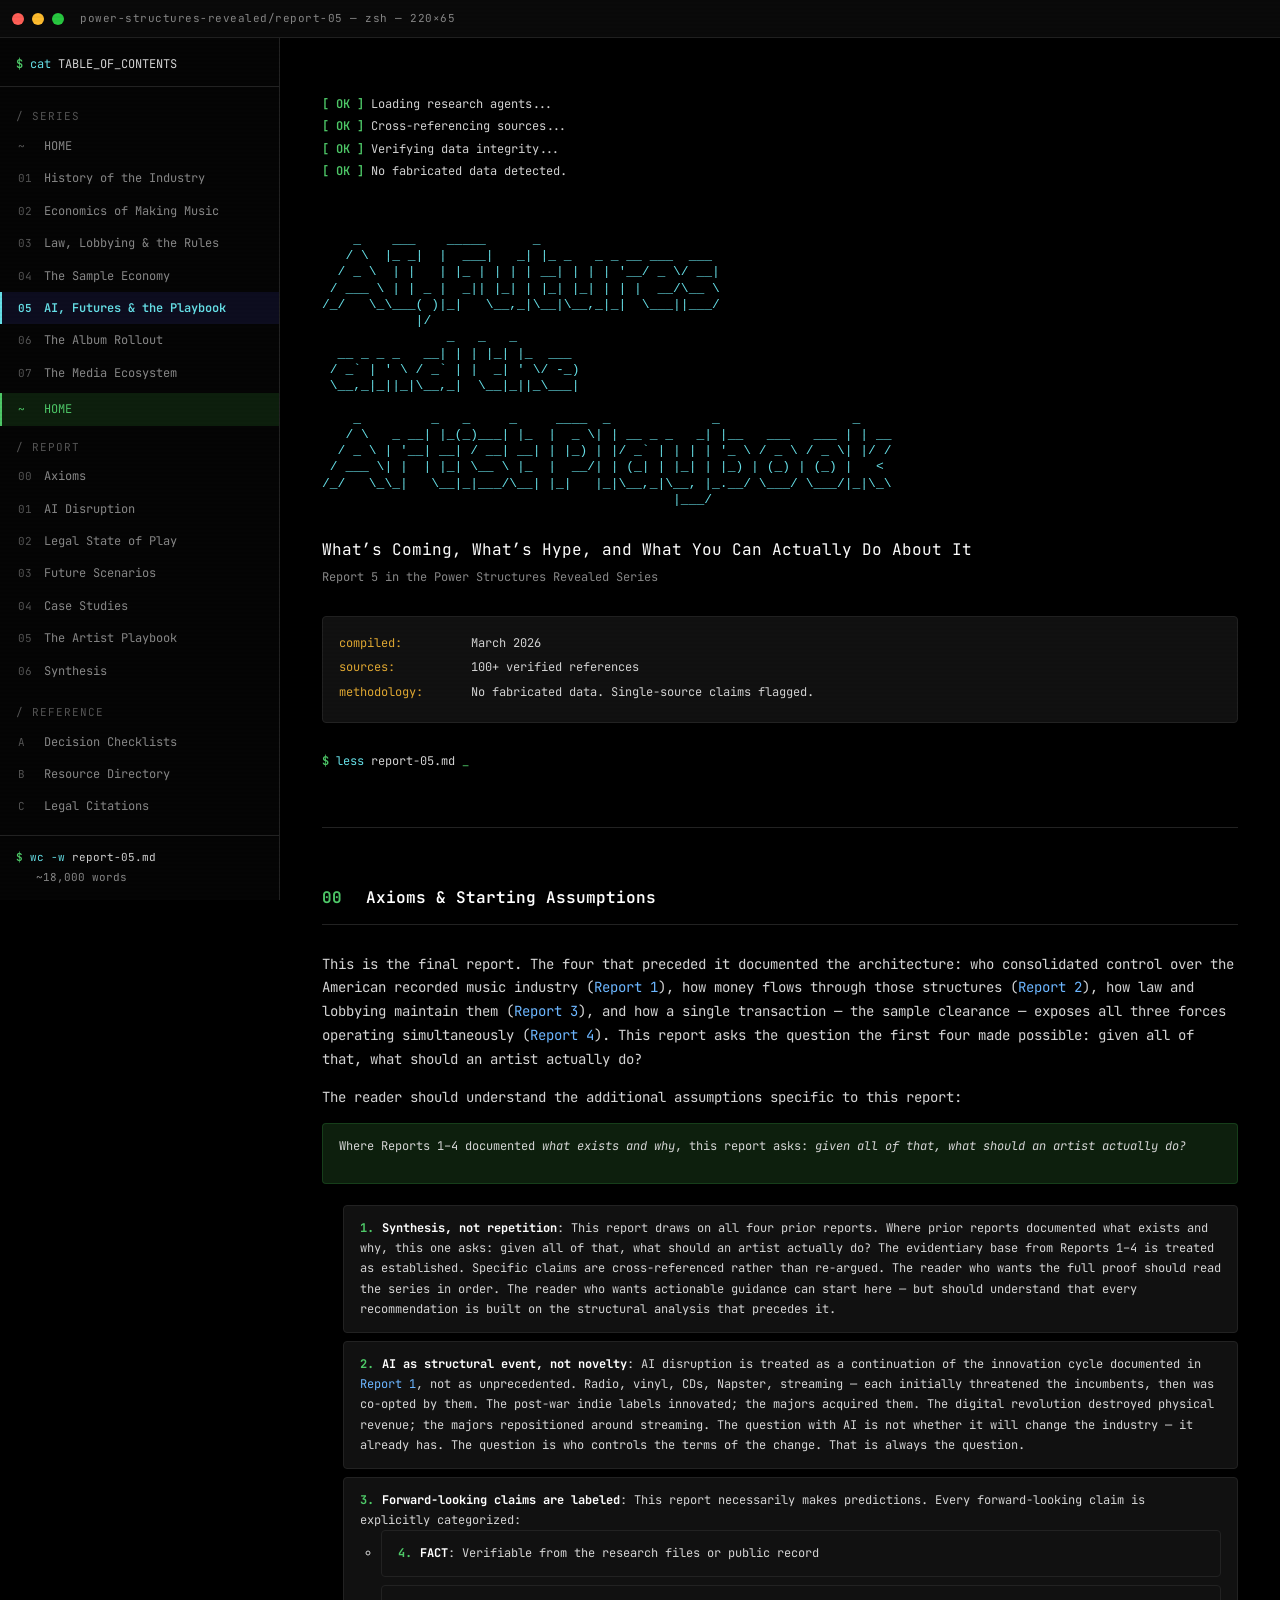
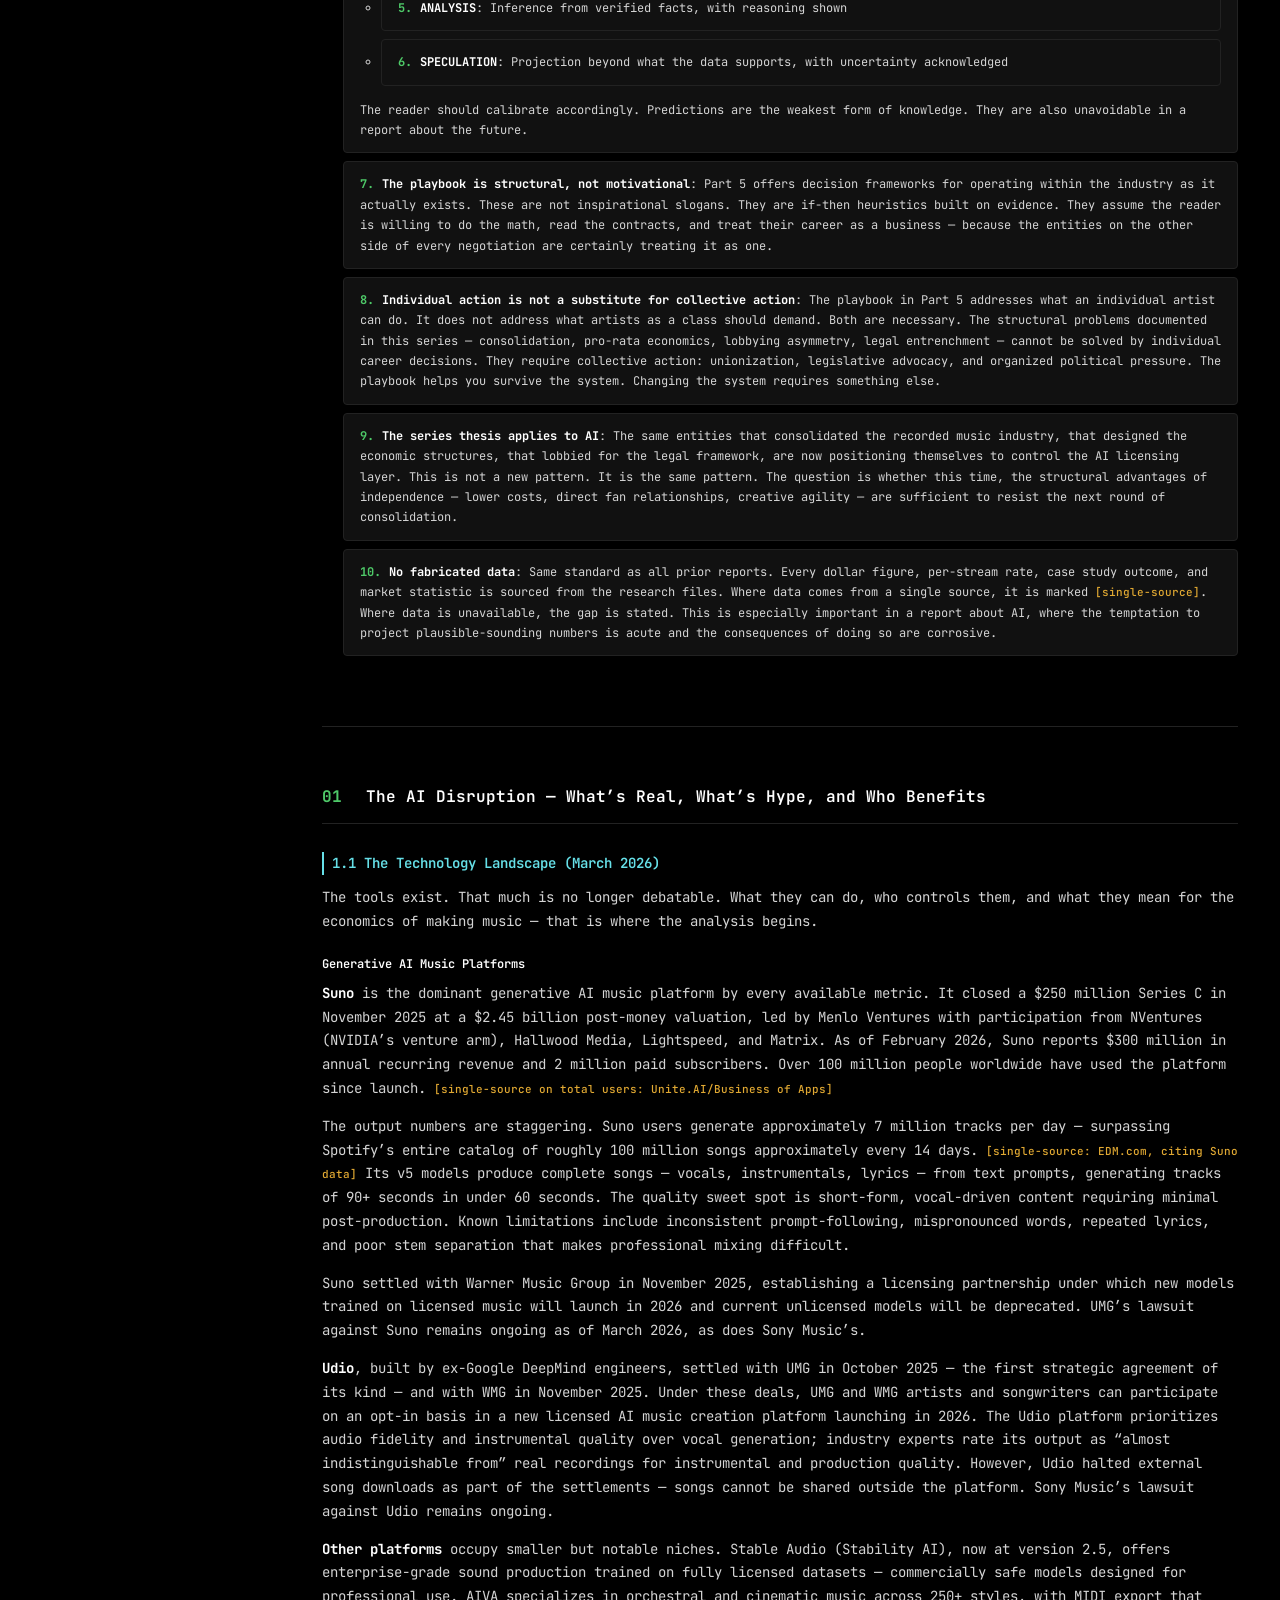
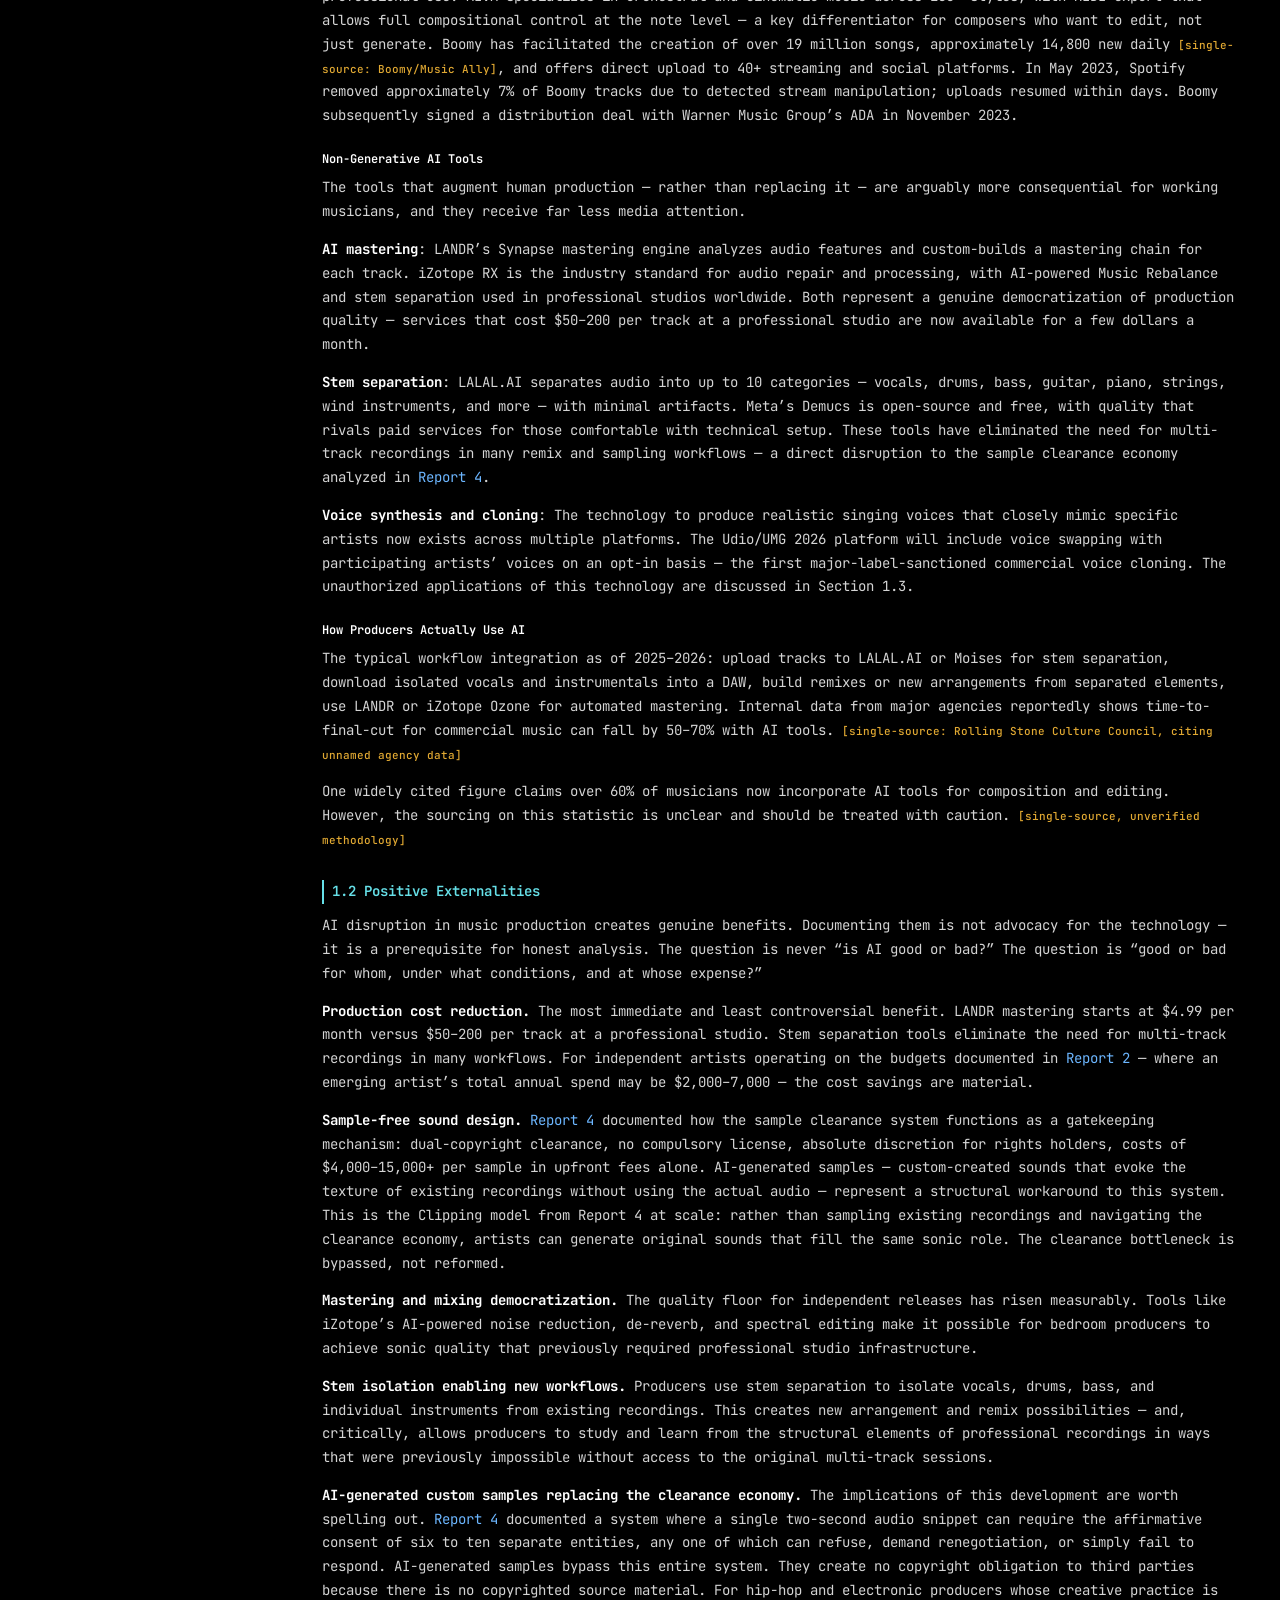
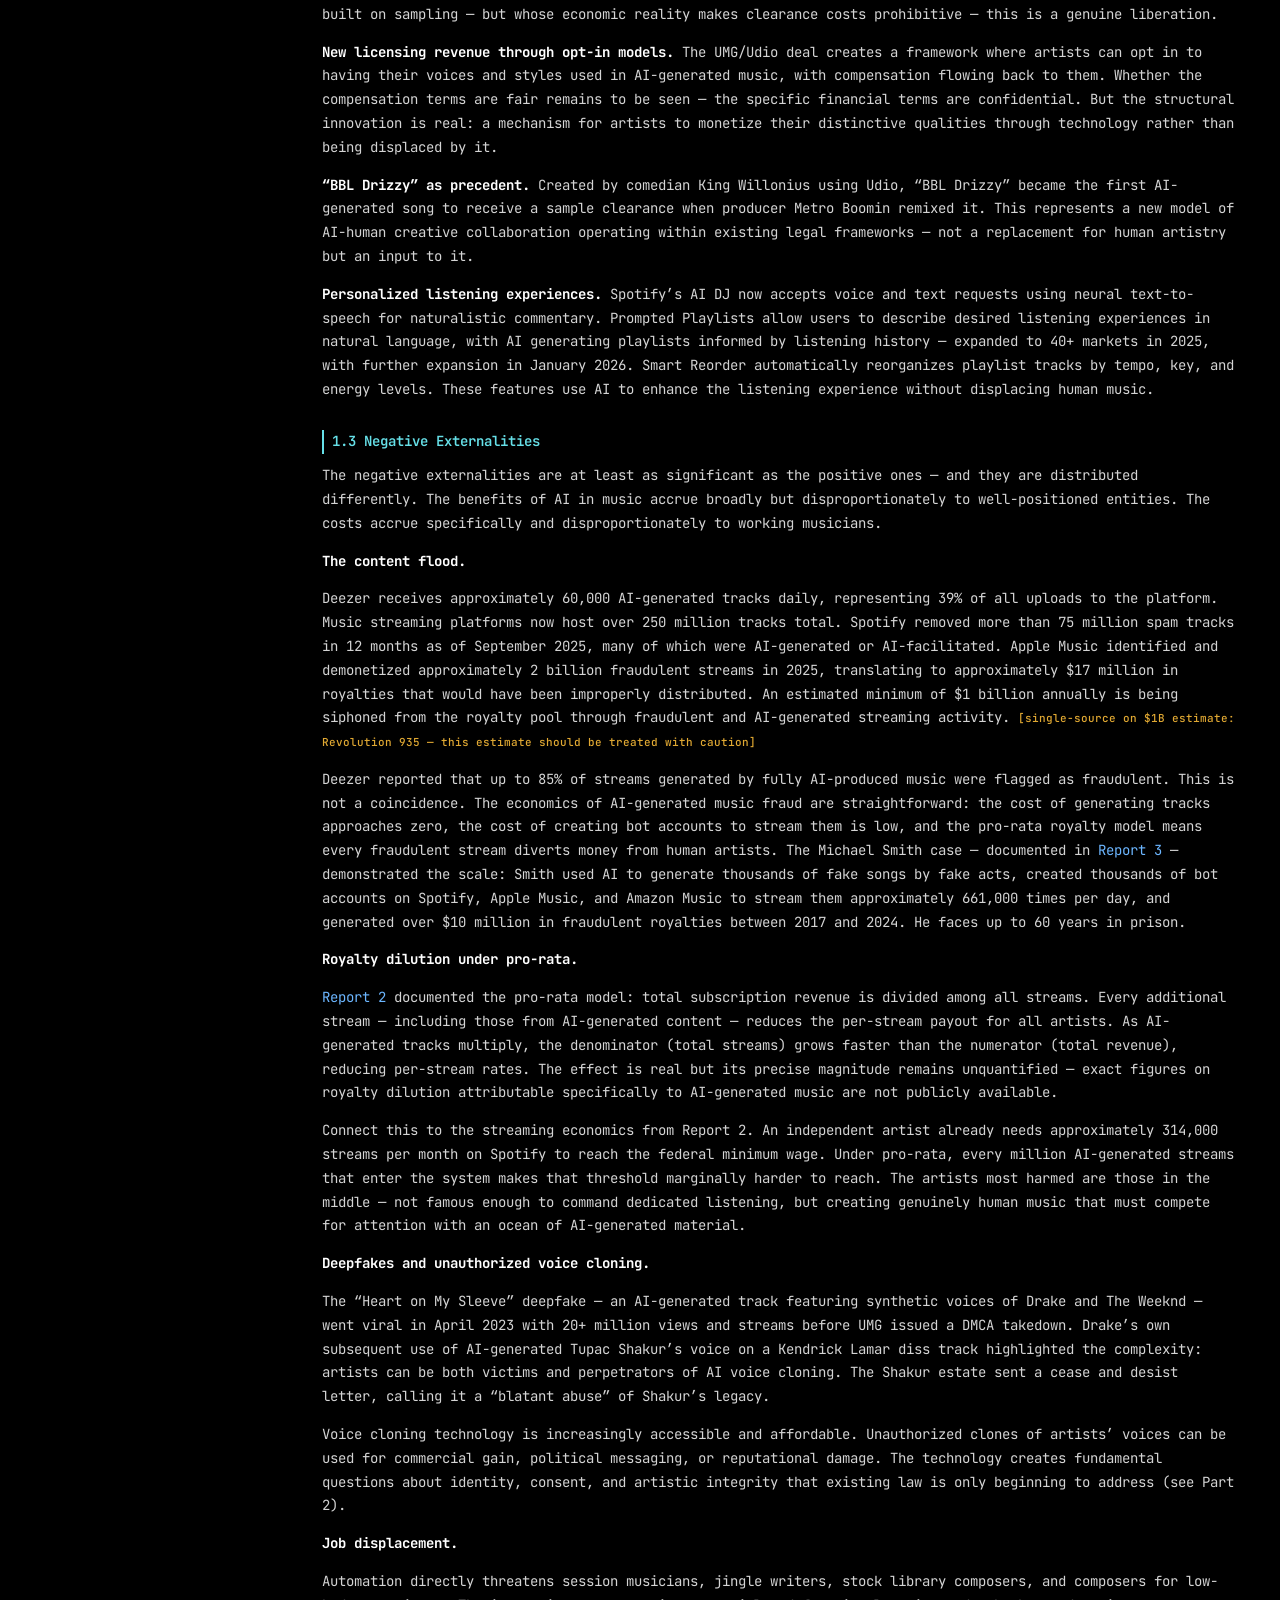
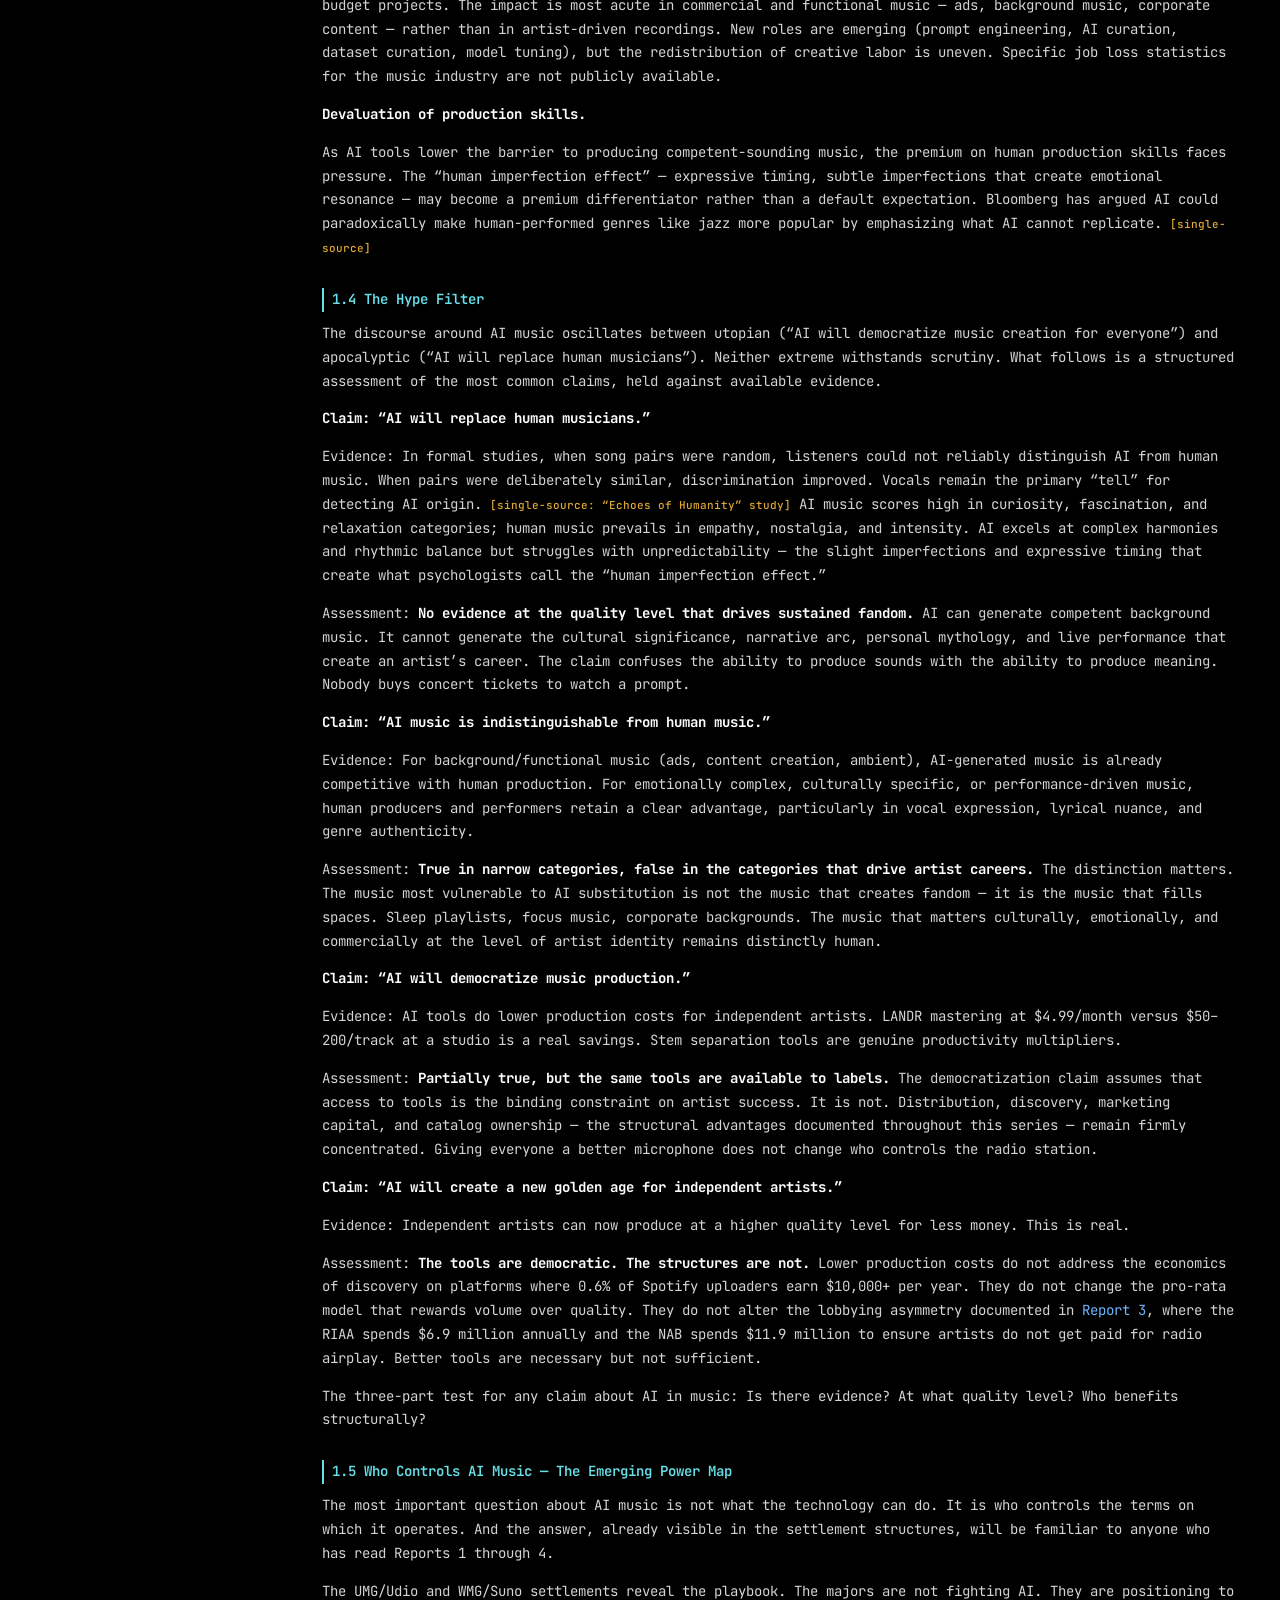
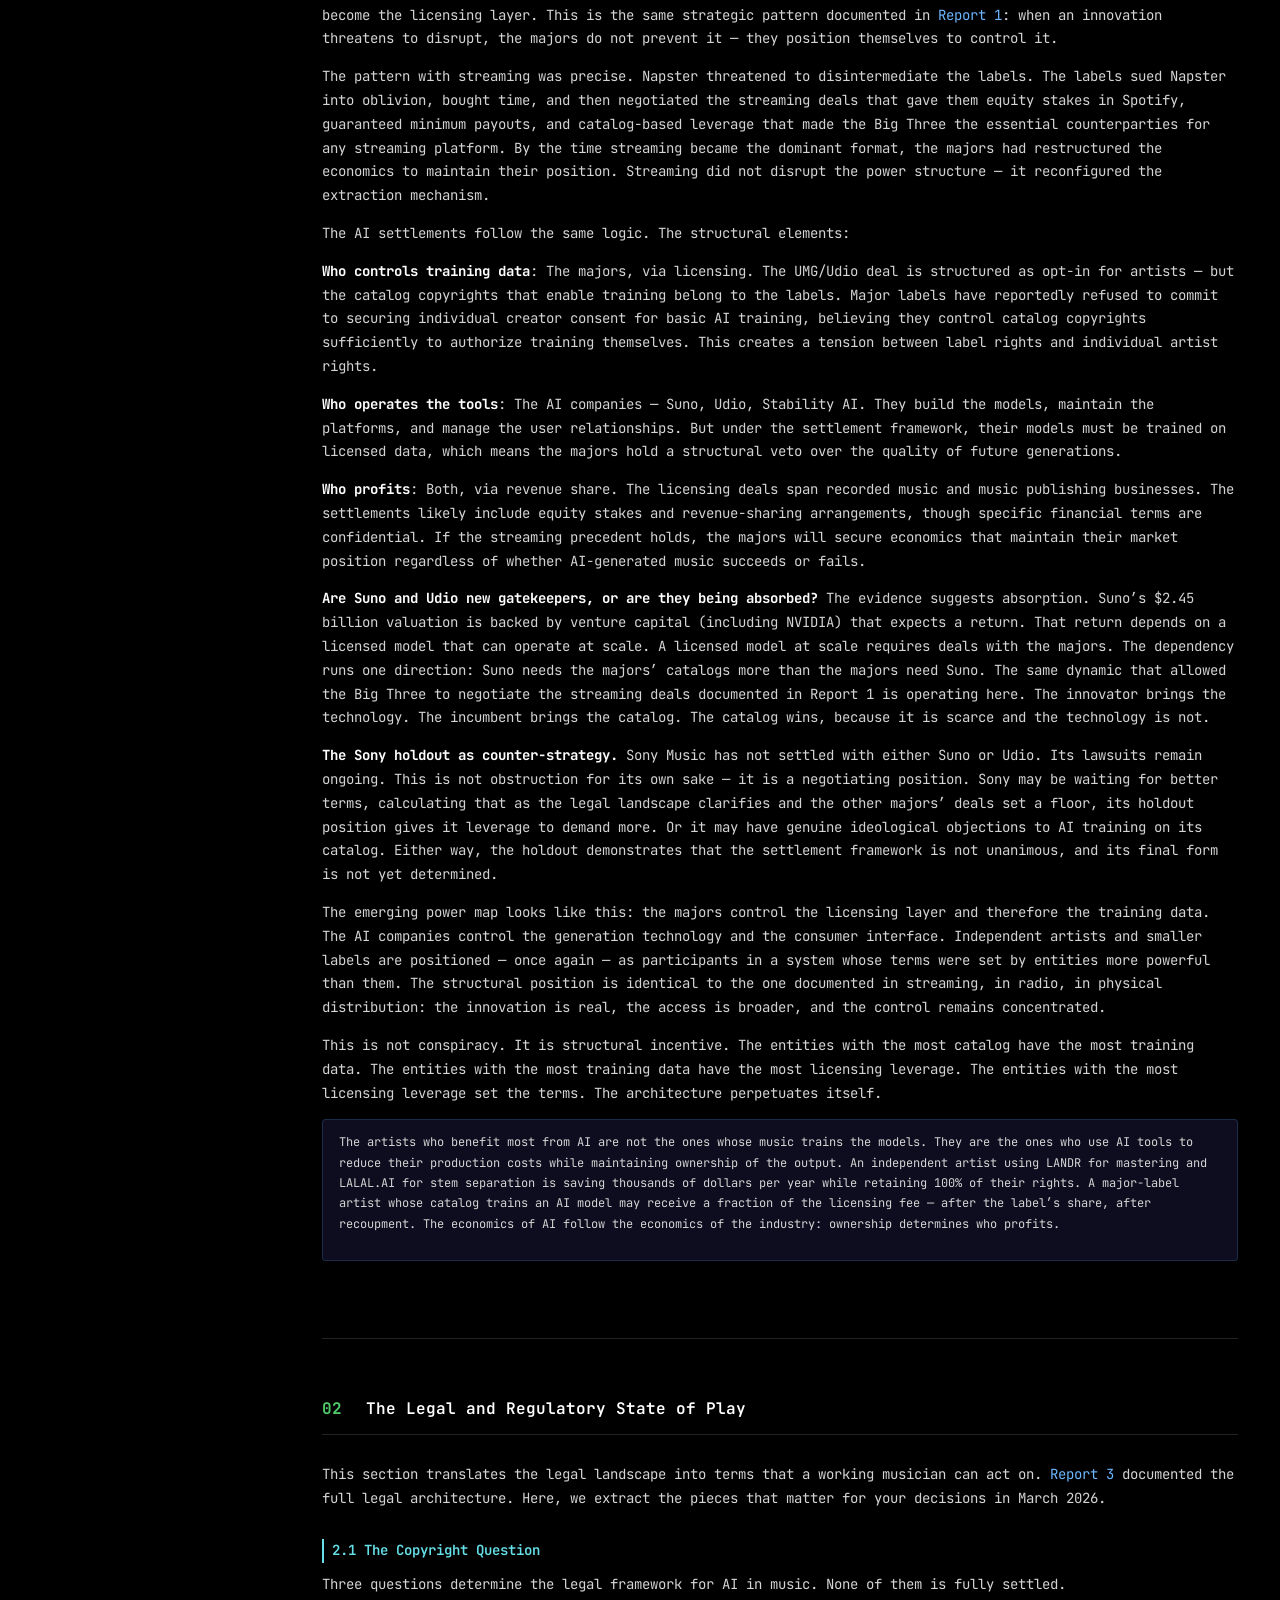
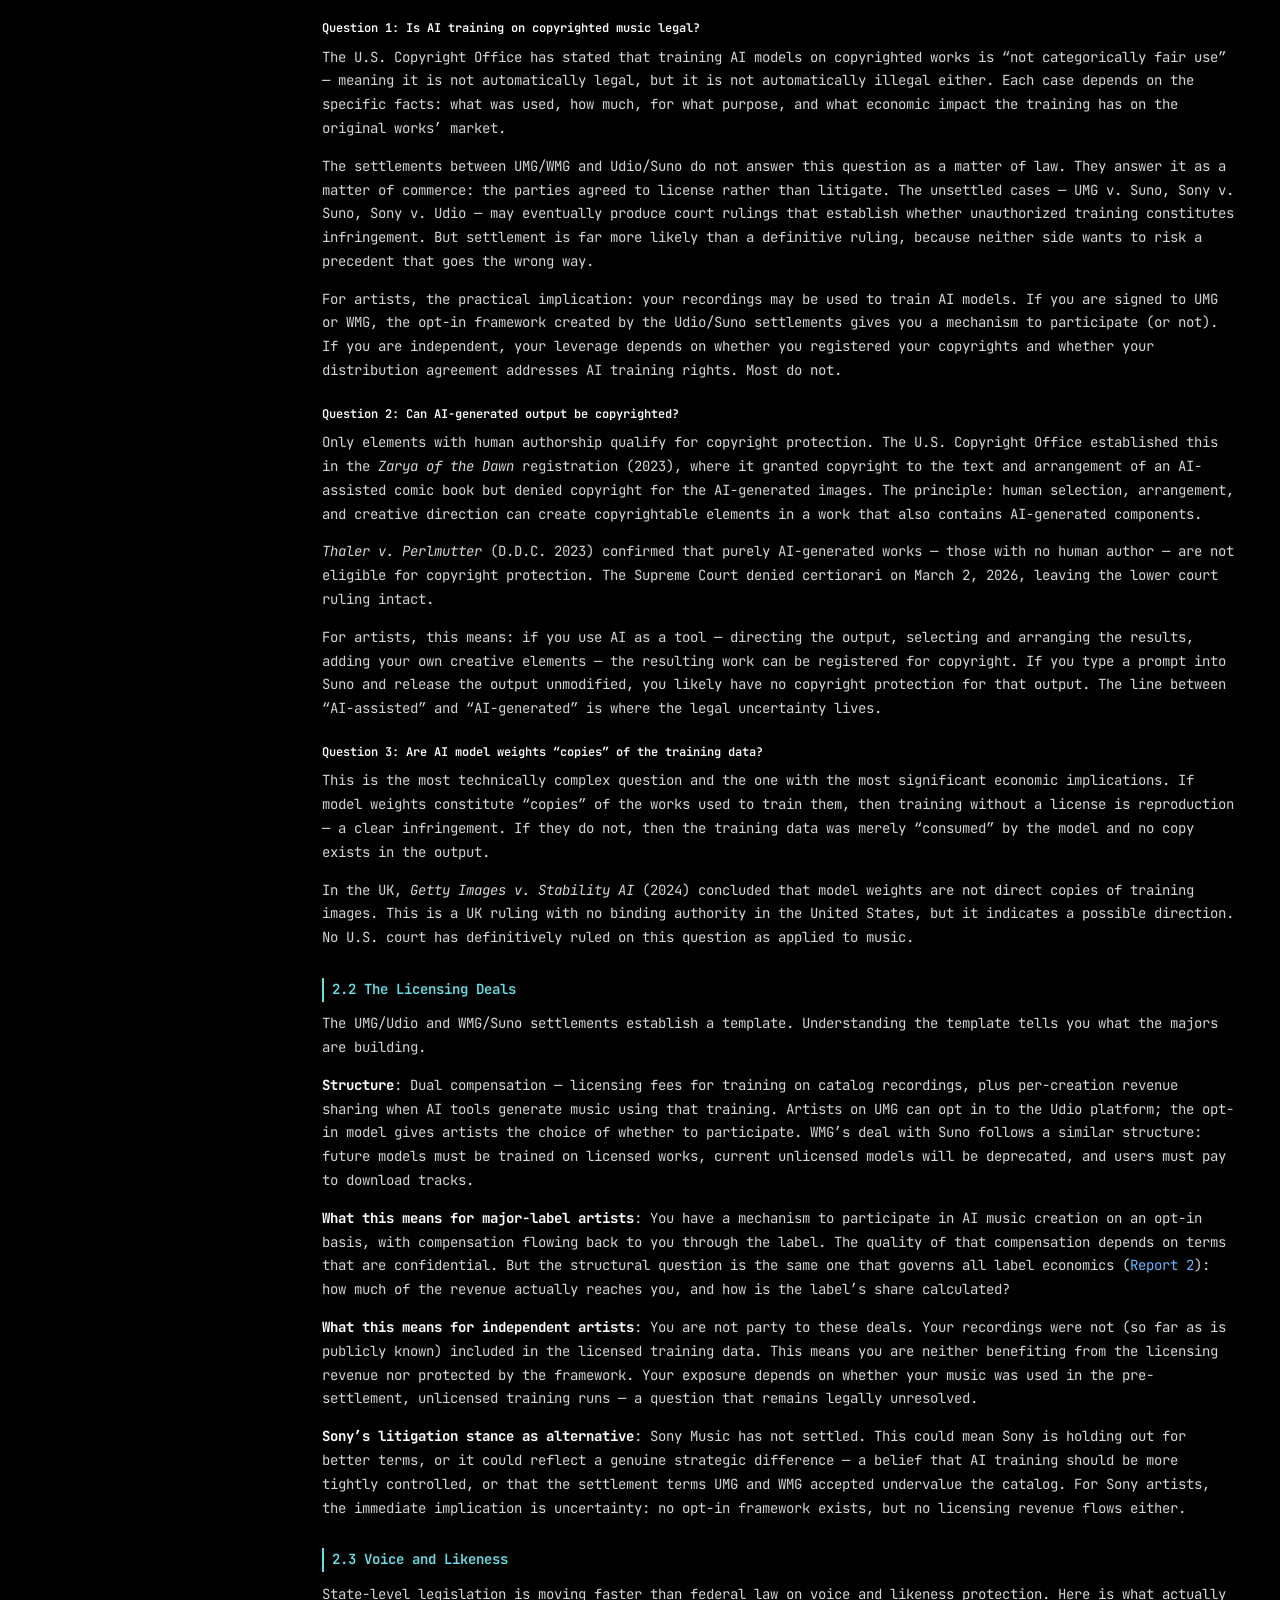
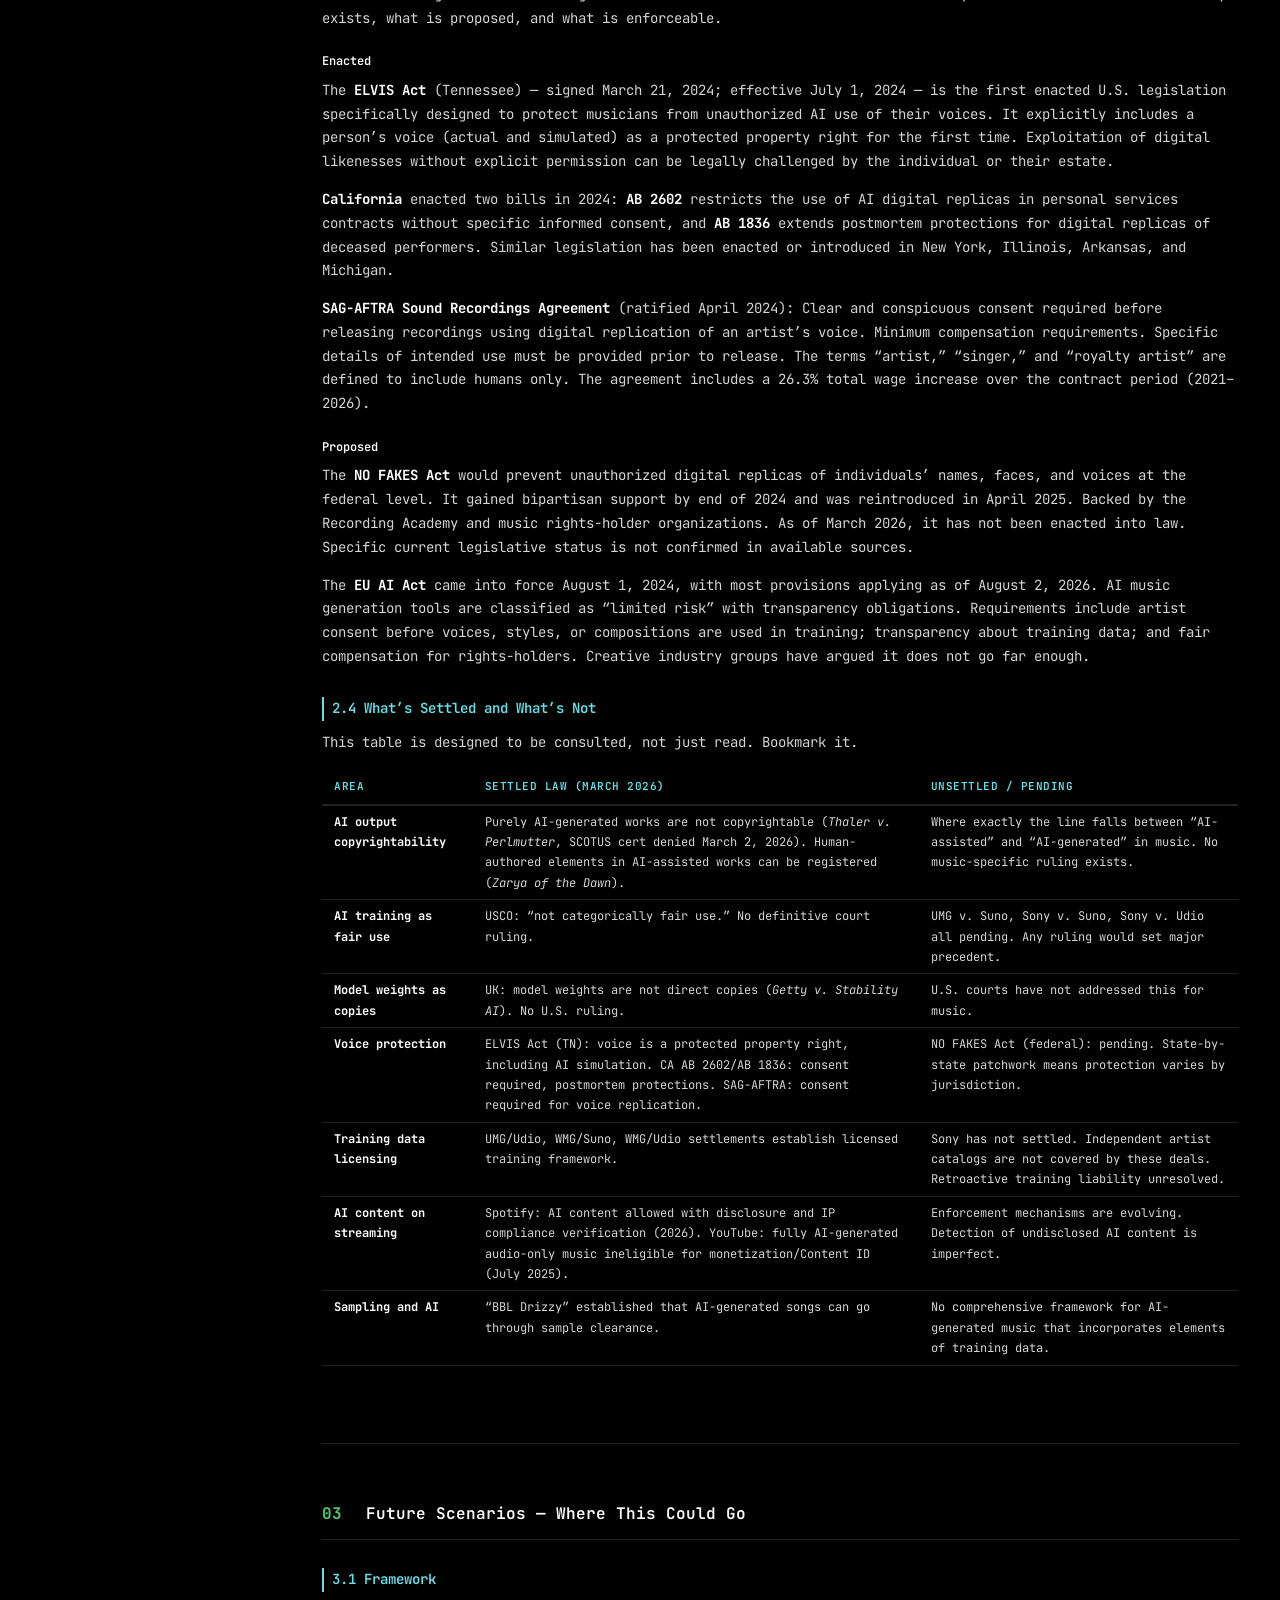
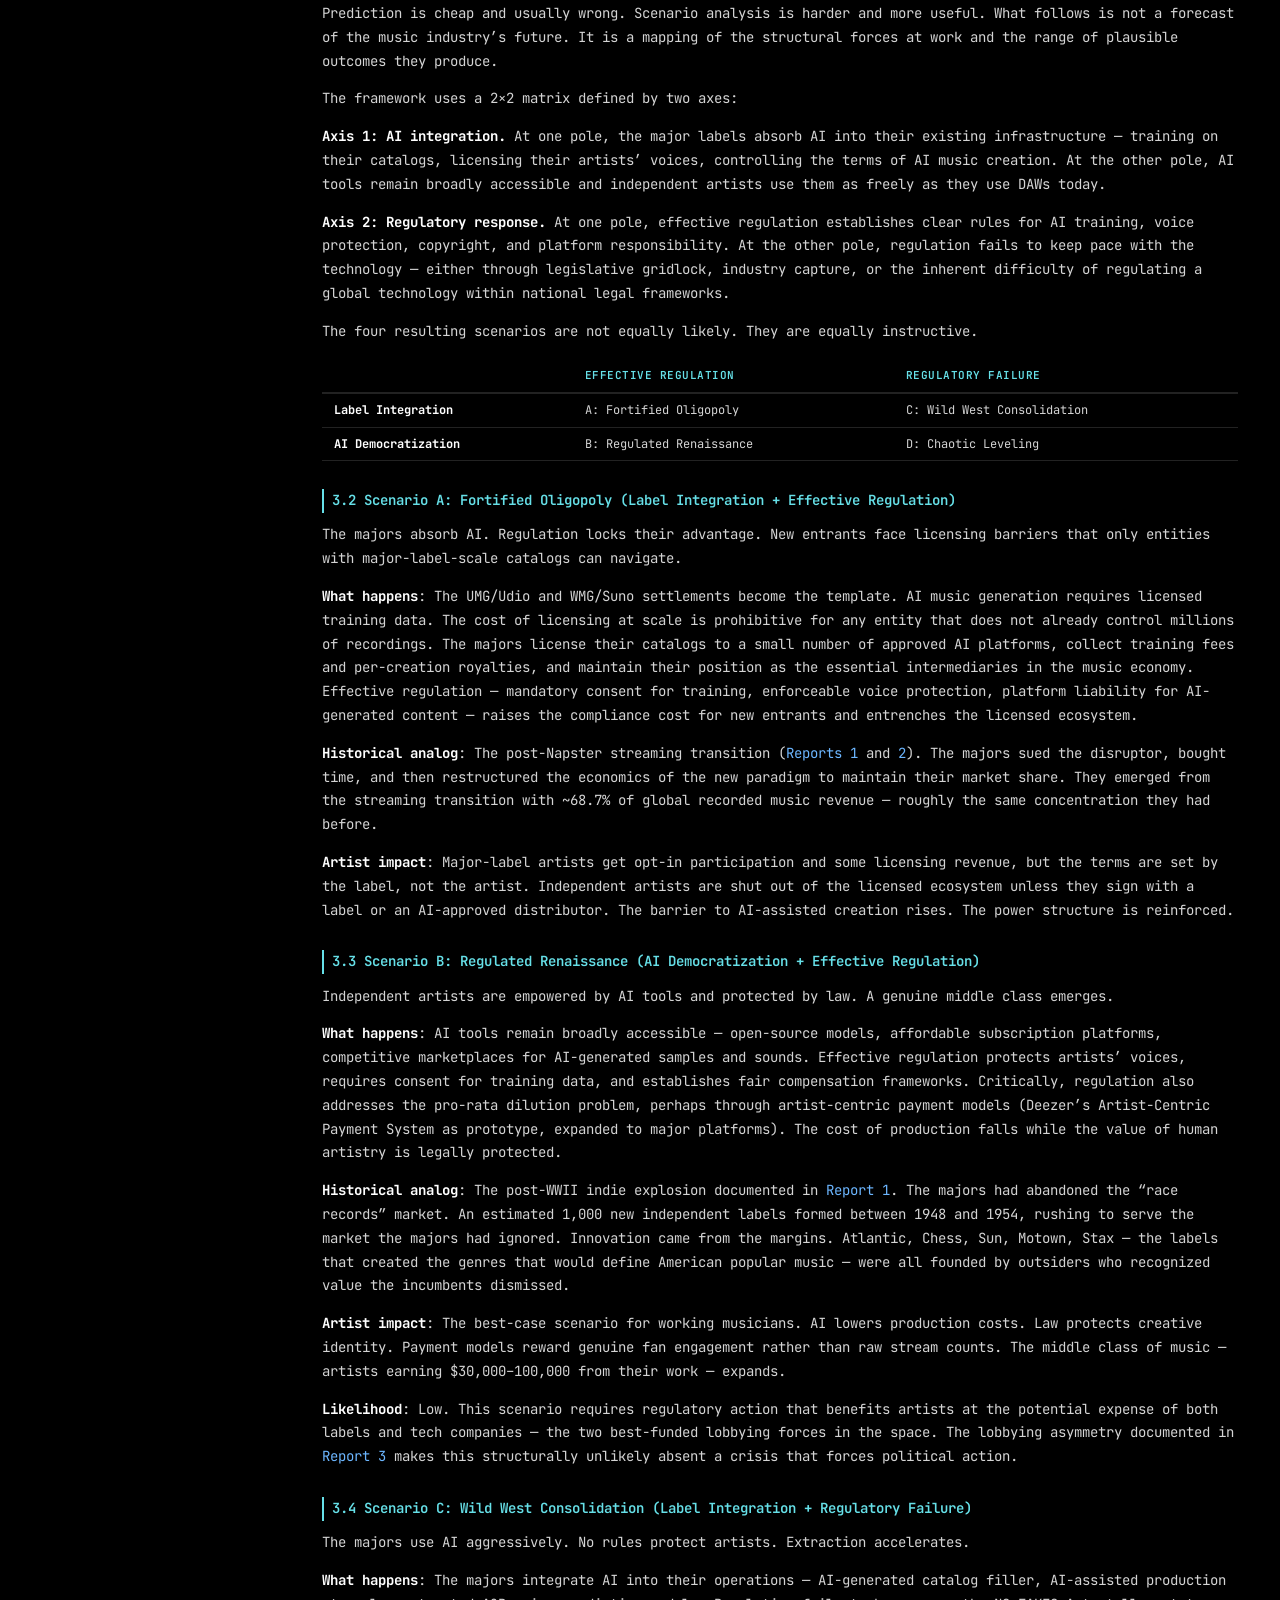
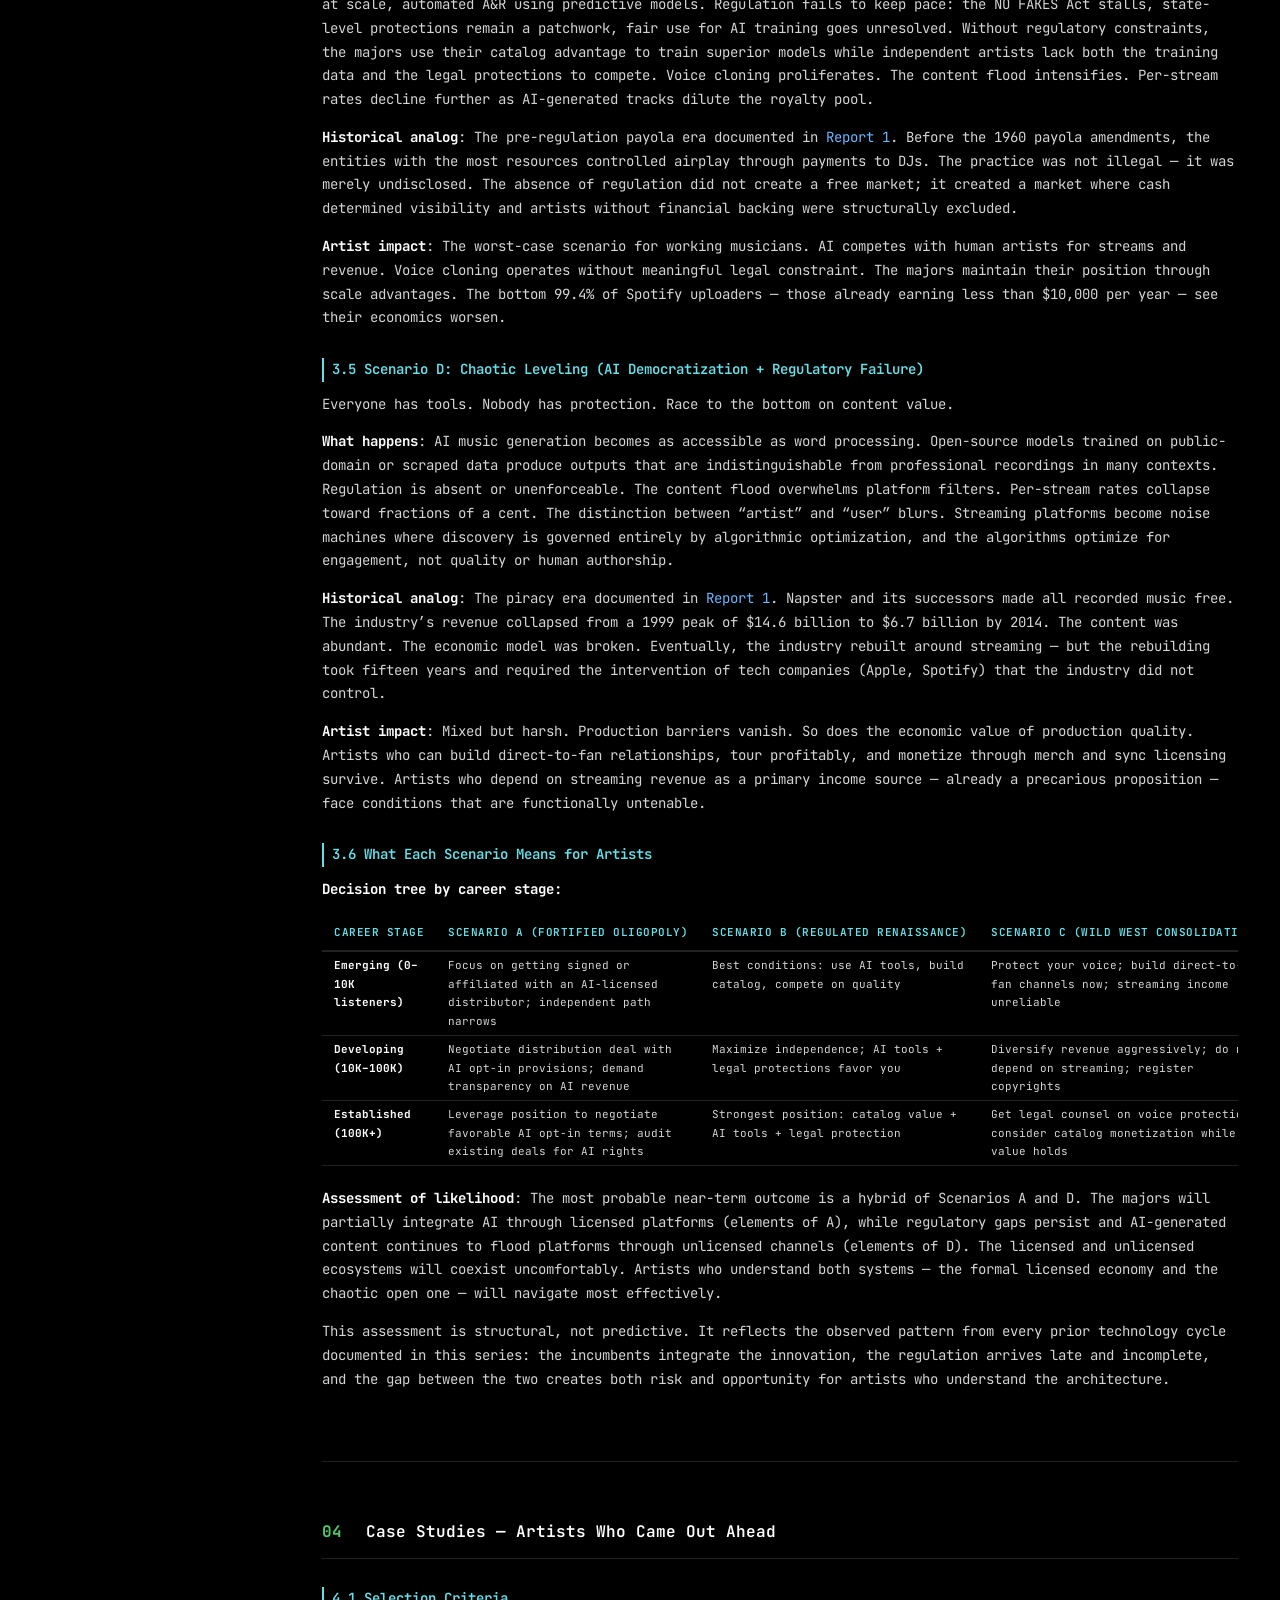
<file: docs/report-05.html>
<!DOCTYPE html>
<html lang="en">
<head>
  <meta charset="UTF-8">
  <meta name="viewport" content="width=device-width, initial-scale=1.0">
  <title>Power Structures Revealed | AI, Futures, and the Artist Playbook</title>
  <link rel="preconnect" href="https://fonts.googleapis.com">
  <link rel="preconnect" href="https://fonts.gstatic.com" crossorigin>
  <link href="https://fonts.googleapis.com/css2?family=JetBrains+Mono:wght@300;400;500;600;700&family=IBM+Plex+Mono:wght@300;400;500;600;700&display=swap" rel="stylesheet">
  <link rel="stylesheet" href="style.css">
</head>
<body>
  <div class="scanlines"></div>

  <div class="terminal-wrapper">
    <div class="terminal-bar">
      <div class="terminal-buttons">
        <span class="btn-close"></span>
        <span class="btn-minimize"></span>
        <span class="btn-maximize"></span>
      </div>
      <div class="terminal-title">power-structures-revealed/report-05 — zsh — 220×65</div>
    </div>

    <div class="terminal-body">
      <nav class="sidebar" id="sidebar">
        <div class="sidebar-header">
          <span class="prompt">$</span> <span class="cmd">cat</span> TABLE_OF_CONTENTS
        </div>
        <div class="toc-content">
          <div class="toc-group">
            <div class="toc-group-label">/ SERIES</div>
            <a href="index.html" class="series-link"><span class="toc-marker">~</span> HOME</a>
            <a href="report-01.html" class="series-link"><span class="toc-marker">01</span> History of the Industry</a>
            <a href="report-02.html" class="series-link"><span class="toc-marker">02</span> Economics of Making Music</a>
            <a href="report-03.html" class="series-link"><span class="toc-marker">03</span> Law, Lobbying &amp; the Rules</a>
            <a href="report-04.html" class="series-link"><span class="toc-marker">04</span> The Sample Economy</a>
            <a href="report-05.html" class="series-link series-current"><span class="toc-marker">05</span> AI, Futures &amp; the Playbook</a>
            <a href="report-06.html" class="series-link"><span class="toc-marker">06</span> The Album Rollout</a>
            <a href="report-07.html" class="series-link"><span class="toc-marker">07</span> The Media Ecosystem</a>
          </div>
          <a href="#hero" class="toc-link toc-top" data-section="hero">
            <span class="toc-marker">~</span> HOME
          </a>
          <div class="toc-group">
            <div class="toc-group-label">/ REPORT</div>
            <a href="#axioms-05" class="toc-link" data-section="axioms-05"><span class="toc-marker">00</span> Axioms</a>
            <a href="#part-1-ai" class="toc-link" data-section="part-1-ai"><span class="toc-marker">01</span> AI Disruption</a>
            <a href="#part-2-legal" class="toc-link" data-section="part-2-legal"><span class="toc-marker">02</span> Legal State of Play</a>
            <a href="#part-3-scenarios" class="toc-link" data-section="part-3-scenarios"><span class="toc-marker">03</span> Future Scenarios</a>
            <a href="#part-4-cases" class="toc-link" data-section="part-4-cases"><span class="toc-marker">04</span> Case Studies</a>
            <a href="#part-5-playbook" class="toc-link" data-section="part-5-playbook"><span class="toc-marker">05</span> The Artist Playbook</a>
            <a href="#part-6-synthesis" class="toc-link" data-section="part-6-synthesis"><span class="toc-marker">06</span> Synthesis</a>
          </div>
          <div class="toc-group">
            <div class="toc-group-label">/ REFERENCE</div>
            <a href="#appendix-checklists" class="toc-link" data-section="appendix-checklists"><span class="toc-marker">A</span> Decision Checklists</a>
            <a href="#appendix-resources" class="toc-link" data-section="appendix-resources"><span class="toc-marker">B</span> Resource Directory</a>
            <a href="#appendix-citations" class="toc-link" data-section="appendix-citations"><span class="toc-marker">C</span> Legal Citations</a>
          </div>
        </div>
        <div class="sidebar-footer">
          <div class="sidebar-meta">
            <span class="prompt">$</span> <span class="cmd">wc -w</span> report-05.md<br>
            <span class="output">~18,000 words</span>
          </div>
        </div>
      </nav>

      <button class="mobile-toc-toggle" id="mobileToggle" aria-label="Toggle table of contents">
        <span class="hamburger"></span>
      </button>

      <main class="content" id="content">

        <!-- HERO -->
        <section class="section hero-section" id="hero">
          <div class="boot-sequence">
            <div class="boot-line"><span class="boot-ok">[  OK  ]</span> Loading research agents...</div>
            <div class="boot-line"><span class="boot-ok">[  OK  ]</span> Cross-referencing sources...</div>
            <div class="boot-line"><span class="boot-ok">[  OK  ]</span> Verifying data integrity...</div>
            <div class="boot-line"><span class="boot-ok">[  OK  ]</span> No fabricated data detected.</div>
            <div class="boot-line">&nbsp;</div>
          </div>
          <pre class="ascii-title">
    _    ___    _____      _
   / \  |_ _|  |  ___|   _| |_ _   _ _ __ ___  ___
  / _ \  | |   | |_ | | | | __| | | | '__/ _ \/ __|
 / ___ \ | | _ |  _|| |_| | |_| |_| | | |  __/\__ \
/_/   \_\___( )|_|   \__,_|\__|\__,_|_|  \___||___/
            |/
                _   _   _
  __ _ _ _   __| | | |_| |_  ___
 / _` | ' \ / _` | |  _| ' \/ -_)
 \__,_|_||_|\__,_|  \__|_||_\___|

    _         _   _     _     ____  _             _                 _
   / \   _ __| |_(_)___| |_  |  _ \| | __ _ _   _| |__   ___   ___ | | __
  / _ \ | '__| __| / __| __| | |_) | |/ _` | | | | '_ \ / _ \ / _ \| |/ /
 / ___ \| |  | |_| \__ \ |_  |  __/| | (_| | |_| | |_) | (_) | (_) |   &lt;
/_/   \_\_|   \__|_|___/\__| |_|   |_|\__,_|\__, |_.__/ \___/ \___/|_|\_\
                                             |___/
</pre>
          <div class="hero-subtitle">
            <p>What&rsquo;s Coming, What&rsquo;s Hype, and What You Can Actually Do About It</p>
            <p class="hero-tagline">Report 5 in the Power Structures Revealed Series</p>
          </div>
          <div class="hero-meta">
            <div class="meta-row">
              <span class="meta-label">compiled:</span>
              <span class="meta-value">March 2026</span>
            </div>
            <div class="meta-row">
              <span class="meta-label">sources:</span>
              <span class="meta-value">100+ verified references</span>
            </div>
            <div class="meta-row">
              <span class="meta-label">methodology:</span>
              <span class="meta-value">No fabricated data. Single-source claims flagged.</span>
            </div>
          </div>
          <div class="scroll-prompt">
            <span class="prompt">$</span> <span class="cmd">less</span> report-05.md <span class="cursor-blink">_</span>
          </div>
        </section>

        <!-- AXIOMS -->
        <section class="section" id="axioms-05">
          <div class="section-header">
            <span class="section-number">00</span>
            <h2>Axioms &amp; Starting Assumptions</h2>
          </div>
          <div class="section-body">
            <p>This is the final report. The four that preceded it documented the architecture: who consolidated control over the American recorded music industry (<a href="report-01.html">Report 1</a>), how money flows through those structures (<a href="report-02.html">Report 2</a>), how law and lobbying maintain them (<a href="report-03.html">Report 3</a>), and how a single transaction &mdash; the sample clearance &mdash; exposes all three forces operating simultaneously (<a href="report-04.html">Report 4</a>). This report asks the question the first four made possible: given all of that, what should an artist actually do?</p>

            <p>The reader should understand the additional assumptions specific to this report:</p>

            <div class="callout callout-axiom">
              <p>Where Reports 1&ndash;4 documented <em>what exists and why</em>, this report asks: <em>given all of that, what should an artist actually do?</em></p>
            </div>

            <ol class="axiom-list">
              <li><strong>Synthesis, not repetition</strong>: This report draws on all four prior reports. Where prior reports documented what exists and why, this one asks: given all of that, what should an artist actually do? The evidentiary base from Reports 1&ndash;4 is treated as established. Specific claims are cross-referenced rather than re-argued. The reader who wants the full proof should read the series in order. The reader who wants actionable guidance can start here &mdash; but should understand that every recommendation is built on the structural analysis that precedes it.</li>
              <li><strong>AI as structural event, not novelty</strong>: AI disruption is treated as a continuation of the innovation cycle documented in <a href="report-01.html">Report 1</a>, not as unprecedented. Radio, vinyl, CDs, Napster, streaming &mdash; each initially threatened the incumbents, then was co-opted by them. The post-war indie labels innovated; the majors acquired them. The digital revolution destroyed physical revenue; the majors repositioned around streaming. The question with AI is not whether it will change the industry &mdash; it already has. The question is who controls the terms of the change. That is always the question.</li>
              <li><strong>Forward-looking claims are labeled</strong>: This report necessarily makes predictions. Every forward-looking claim is explicitly categorized:
                <ul>
                  <li><strong>FACT</strong>: Verifiable from the research files or public record</li>
                  <li><strong>ANALYSIS</strong>: Inference from verified facts, with reasoning shown</li>
                  <li><strong>SPECULATION</strong>: Projection beyond what the data supports, with uncertainty acknowledged</li>
                </ul>
                The reader should calibrate accordingly. Predictions are the weakest form of knowledge. They are also unavoidable in a report about the future.
              </li>
              <li><strong>The playbook is structural, not motivational</strong>: Part 5 offers decision frameworks for operating within the industry as it actually exists. These are not inspirational slogans. They are if-then heuristics built on evidence. They assume the reader is willing to do the math, read the contracts, and treat their career as a business &mdash; because the entities on the other side of every negotiation are certainly treating it as one.</li>
              <li><strong>Individual action is not a substitute for collective action</strong>: The playbook in Part 5 addresses what an individual artist can do. It does not address what artists as a class should demand. Both are necessary. The structural problems documented in this series &mdash; consolidation, pro-rata economics, lobbying asymmetry, legal entrenchment &mdash; cannot be solved by individual career decisions. They require collective action: unionization, legislative advocacy, and organized political pressure. The playbook helps you survive the system. Changing the system requires something else.</li>
              <li><strong>The series thesis applies to AI</strong>: The same entities that consolidated the recorded music industry, that designed the economic structures, that lobbied for the legal framework, are now positioning themselves to control the AI licensing layer. This is not a new pattern. It is the same pattern. The question is whether this time, the structural advantages of independence &mdash; lower costs, direct fan relationships, creative agility &mdash; are sufficient to resist the next round of consolidation.</li>
              <li><strong>No fabricated data</strong>: Same standard as all prior reports. Every dollar figure, per-stream rate, case study outcome, and market statistic is sourced from the research files. Where data comes from a single source, it is marked <span class="flag">[single-source]</span>. Where data is unavailable, the gap is stated. This is especially important in a report about AI, where the temptation to project plausible-sounding numbers is acute and the consequences of doing so are corrosive.</li>
            </ol>
          </div>
        </section>

        <!-- PART 1: AI DISRUPTION -->
        <section class="section" id="part-1-ai">
          <div class="section-header">
            <span class="section-number">01</span>
            <h2>The AI Disruption &mdash; What&rsquo;s Real, What&rsquo;s Hype, and Who Benefits</h2>
          </div>
          <div class="section-body">

            <h3>1.1 The Technology Landscape (March 2026)</h3>

            <p>The tools exist. That much is no longer debatable. What they can do, who controls them, and what they mean for the economics of making music &mdash; that is where the analysis begins.</p>

            <h4>Generative AI Music Platforms</h4>

            <p><strong>Suno</strong> is the dominant generative AI music platform by every available metric. It closed a $250 million Series C in November 2025 at a $2.45 billion post-money valuation, led by Menlo Ventures with participation from NVentures (NVIDIA&rsquo;s venture arm), Hallwood Media, Lightspeed, and Matrix. As of February 2026, Suno reports $300 million in annual recurring revenue and 2 million paid subscribers. Over 100 million people worldwide have used the platform since launch. <span class="flag">[single-source on total users: Unite.AI/Business of Apps]</span></p>

            <p>The output numbers are staggering. Suno users generate approximately 7 million tracks per day &mdash; surpassing Spotify&rsquo;s entire catalog of roughly 100 million songs approximately every 14 days. <span class="flag">[single-source: EDM.com, citing Suno data]</span> Its v5 models produce complete songs &mdash; vocals, instrumentals, lyrics &mdash; from text prompts, generating tracks of 90+ seconds in under 60 seconds. The quality sweet spot is short-form, vocal-driven content requiring minimal post-production. Known limitations include inconsistent prompt-following, mispronounced words, repeated lyrics, and poor stem separation that makes professional mixing difficult.</p>

            <p>Suno settled with Warner Music Group in November 2025, establishing a licensing partnership under which new models trained on licensed music will launch in 2026 and current unlicensed models will be deprecated. UMG&rsquo;s lawsuit against Suno remains ongoing as of March 2026, as does Sony Music&rsquo;s.</p>

            <p><strong>Udio</strong>, built by ex-Google DeepMind engineers, settled with UMG in October 2025 &mdash; the first strategic agreement of its kind &mdash; and with WMG in November 2025. Under these deals, UMG and WMG artists and songwriters can participate on an opt-in basis in a new licensed AI music creation platform launching in 2026. The Udio platform prioritizes audio fidelity and instrumental quality over vocal generation; industry experts rate its output as &ldquo;almost indistinguishable from&rdquo; real recordings for instrumental and production quality. However, Udio halted external song downloads as part of the settlements &mdash; songs cannot be shared outside the platform. Sony Music&rsquo;s lawsuit against Udio remains ongoing.</p>

            <p><strong>Other platforms</strong> occupy smaller but notable niches. Stable Audio (Stability AI), now at version 2.5, offers enterprise-grade sound production trained on fully licensed datasets &mdash; commercially safe models designed for professional use. AIVA specializes in orchestral and cinematic music across 250+ styles, with MIDI export that allows full compositional control at the note level &mdash; a key differentiator for composers who want to edit, not just generate. Boomy has facilitated the creation of over 19 million songs, approximately 14,800 new daily <span class="flag">[single-source: Boomy/Music Ally]</span>, and offers direct upload to 40+ streaming and social platforms. In May 2023, Spotify removed approximately 7% of Boomy tracks due to detected stream manipulation; uploads resumed within days. Boomy subsequently signed a distribution deal with Warner Music Group&rsquo;s ADA in November 2023.</p>

            <h4>Non-Generative AI Tools</h4>

            <p>The tools that augment human production &mdash; rather than replacing it &mdash; are arguably more consequential for working musicians, and they receive far less media attention.</p>

            <p><strong>AI mastering</strong>: LANDR&rsquo;s Synapse mastering engine analyzes audio features and custom-builds a mastering chain for each track. iZotope RX is the industry standard for audio repair and processing, with AI-powered Music Rebalance and stem separation used in professional studios worldwide. Both represent a genuine democratization of production quality &mdash; services that cost $50&ndash;200 per track at a professional studio are now available for a few dollars a month.</p>

            <p><strong>Stem separation</strong>: LALAL.AI separates audio into up to 10 categories &mdash; vocals, drums, bass, guitar, piano, strings, wind instruments, and more &mdash; with minimal artifacts. Meta&rsquo;s Demucs is open-source and free, with quality that rivals paid services for those comfortable with technical setup. These tools have eliminated the need for multi-track recordings in many remix and sampling workflows &mdash; a direct disruption to the sample clearance economy analyzed in <a href="report-04.html">Report 4</a>.</p>

            <p><strong>Voice synthesis and cloning</strong>: The technology to produce realistic singing voices that closely mimic specific artists now exists across multiple platforms. The Udio/UMG 2026 platform will include voice swapping with participating artists&rsquo; voices on an opt-in basis &mdash; the first major-label-sanctioned commercial voice cloning. The unauthorized applications of this technology are discussed in Section 1.3.</p>

            <h4>How Producers Actually Use AI</h4>

            <p>The typical workflow integration as of 2025&ndash;2026: upload tracks to LALAL.AI or Moises for stem separation, download isolated vocals and instrumentals into a DAW, build remixes or new arrangements from separated elements, use LANDR or iZotope Ozone for automated mastering. Internal data from major agencies reportedly shows time-to-final-cut for commercial music can fall by 50&ndash;70% with AI tools. <span class="flag">[single-source: Rolling Stone Culture Council, citing unnamed agency data]</span></p>

            <p>One widely cited figure claims over 60% of musicians now incorporate AI tools for composition and editing. However, the sourcing on this statistic is unclear and should be treated with caution. <span class="flag">[single-source, unverified methodology]</span></p>

            <h3>1.2 Positive Externalities</h3>

            <p>AI disruption in music production creates genuine benefits. Documenting them is not advocacy for the technology &mdash; it is a prerequisite for honest analysis. The question is never &ldquo;is AI good or bad?&rdquo; The question is &ldquo;good or bad for whom, under what conditions, and at whose expense?&rdquo;</p>

            <p><strong>Production cost reduction.</strong> The most immediate and least controversial benefit. LANDR mastering starts at $4.99 per month versus $50&ndash;200 per track at a professional studio. Stem separation tools eliminate the need for multi-track recordings in many workflows. For independent artists operating on the budgets documented in <a href="report-02.html">Report 2</a> &mdash; where an emerging artist&rsquo;s total annual spend may be $2,000&ndash;7,000 &mdash; the cost savings are material.</p>

            <p><strong>Sample-free sound design.</strong> <a href="report-04.html">Report 4</a> documented how the sample clearance system functions as a gatekeeping mechanism: dual-copyright clearance, no compulsory license, absolute discretion for rights holders, costs of $4,000&ndash;15,000+ per sample in upfront fees alone. AI-generated samples &mdash; custom-created sounds that evoke the texture of existing recordings without using the actual audio &mdash; represent a structural workaround to this system. This is the Clipping model from Report 4 at scale: rather than sampling existing recordings and navigating the clearance economy, artists can generate original sounds that fill the same sonic role. The clearance bottleneck is bypassed, not reformed.</p>

            <p><strong>Mastering and mixing democratization.</strong> The quality floor for independent releases has risen measurably. Tools like iZotope&rsquo;s AI-powered noise reduction, de-reverb, and spectral editing make it possible for bedroom producers to achieve sonic quality that previously required professional studio infrastructure.</p>

            <p><strong>Stem isolation enabling new workflows.</strong> Producers use stem separation to isolate vocals, drums, bass, and individual instruments from existing recordings. This creates new arrangement and remix possibilities &mdash; and, critically, allows producers to study and learn from the structural elements of professional recordings in ways that were previously impossible without access to the original multi-track sessions.</p>

            <p><strong>AI-generated custom samples replacing the clearance economy.</strong> The implications of this development are worth spelling out. <a href="report-04.html">Report 4</a> documented a system where a single two-second audio snippet can require the affirmative consent of six to ten separate entities, any one of which can refuse, demand renegotiation, or simply fail to respond. AI-generated samples bypass this entire system. They create no copyright obligation to third parties because there is no copyrighted source material. For hip-hop and electronic producers whose creative practice is built on sampling &mdash; but whose economic reality makes clearance costs prohibitive &mdash; this is a genuine liberation.</p>

            <p><strong>New licensing revenue through opt-in models.</strong> The UMG/Udio deal creates a framework where artists can opt in to having their voices and styles used in AI-generated music, with compensation flowing back to them. Whether the compensation terms are fair remains to be seen &mdash; the specific financial terms are confidential. But the structural innovation is real: a mechanism for artists to monetize their distinctive qualities through technology rather than being displaced by it.</p>

            <p><strong>&ldquo;BBL Drizzy&rdquo; as precedent.</strong> Created by comedian King Willonius using Udio, &ldquo;BBL Drizzy&rdquo; became the first AI-generated song to receive a sample clearance when producer Metro Boomin remixed it. This represents a new model of AI-human creative collaboration operating within existing legal frameworks &mdash; not a replacement for human artistry but an input to it.</p>

            <p><strong>Personalized listening experiences.</strong> Spotify&rsquo;s AI DJ now accepts voice and text requests using neural text-to-speech for naturalistic commentary. Prompted Playlists allow users to describe desired listening experiences in natural language, with AI generating playlists informed by listening history &mdash; expanded to 40+ markets in 2025, with further expansion in January 2026. Smart Reorder automatically reorganizes playlist tracks by tempo, key, and energy levels. These features use AI to enhance the listening experience without displacing human music.</p>

            <h3>1.3 Negative Externalities</h3>

            <p>The negative externalities are at least as significant as the positive ones &mdash; and they are distributed differently. The benefits of AI in music accrue broadly but disproportionately to well-positioned entities. The costs accrue specifically and disproportionately to working musicians.</p>

            <p><strong>The content flood.</strong></p>

            <p>Deezer receives approximately 60,000 AI-generated tracks daily, representing 39% of all uploads to the platform. Music streaming platforms now host over 250 million tracks total. Spotify removed more than 75 million spam tracks in 12 months as of September 2025, many of which were AI-generated or AI-facilitated. Apple Music identified and demonetized approximately 2 billion fraudulent streams in 2025, translating to approximately $17 million in royalties that would have been improperly distributed. An estimated minimum of $1 billion annually is being siphoned from the royalty pool through fraudulent and AI-generated streaming activity. <span class="flag">[single-source on $1B estimate: Revolution 935 &mdash; this estimate should be treated with caution]</span></p>

            <p>Deezer reported that up to 85% of streams generated by fully AI-produced music were flagged as fraudulent. This is not a coincidence. The economics of AI-generated music fraud are straightforward: the cost of generating tracks approaches zero, the cost of creating bot accounts to stream them is low, and the pro-rata royalty model means every fraudulent stream diverts money from human artists. The Michael Smith case &mdash; documented in <a href="report-03.html">Report 3</a> &mdash; demonstrated the scale: Smith used AI to generate thousands of fake songs by fake acts, created thousands of bot accounts on Spotify, Apple Music, and Amazon Music to stream them approximately 661,000 times per day, and generated over $10 million in fraudulent royalties between 2017 and 2024. He faces up to 60 years in prison.</p>

            <p><strong>Royalty dilution under pro-rata.</strong></p>

            <p><a href="report-02.html">Report 2</a> documented the pro-rata model: total subscription revenue is divided among all streams. Every additional stream &mdash; including those from AI-generated content &mdash; reduces the per-stream payout for all artists. As AI-generated tracks multiply, the denominator (total streams) grows faster than the numerator (total revenue), reducing per-stream rates. The effect is real but its precise magnitude remains unquantified &mdash; exact figures on royalty dilution attributable specifically to AI-generated music are not publicly available.</p>

            <p>Connect this to the streaming economics from Report 2. An independent artist already needs approximately 314,000 streams per month on Spotify to reach the federal minimum wage. Under pro-rata, every million AI-generated streams that enter the system makes that threshold marginally harder to reach. The artists most harmed are those in the middle &mdash; not famous enough to command dedicated listening, but creating genuinely human music that must compete for attention with an ocean of AI-generated material.</p>

            <p><strong>Deepfakes and unauthorized voice cloning.</strong></p>

            <p>The &ldquo;Heart on My Sleeve&rdquo; deepfake &mdash; an AI-generated track featuring synthetic voices of Drake and The Weeknd &mdash; went viral in April 2023 with 20+ million views and streams before UMG issued a DMCA takedown. Drake&rsquo;s own subsequent use of AI-generated Tupac Shakur&rsquo;s voice on a Kendrick Lamar diss track highlighted the complexity: artists can be both victims and perpetrators of AI voice cloning. The Shakur estate sent a cease and desist letter, calling it a &ldquo;blatant abuse&rdquo; of Shakur&rsquo;s legacy.</p>

            <p>Voice cloning technology is increasingly accessible and affordable. Unauthorized clones of artists&rsquo; voices can be used for commercial gain, political messaging, or reputational damage. The technology creates fundamental questions about identity, consent, and artistic integrity that existing law is only beginning to address (see Part 2).</p>

            <p><strong>Job displacement.</strong></p>

            <p>Automation directly threatens session musicians, jingle writers, stock library composers, and composers for low-budget projects. The impact is most acute in commercial and functional music &mdash; ads, background music, corporate content &mdash; rather than in artist-driven recordings. New roles are emerging (prompt engineering, AI curation, dataset curation, model tuning), but the redistribution of creative labor is uneven. Specific job loss statistics for the music industry are not publicly available.</p>

            <p><strong>Devaluation of production skills.</strong></p>

            <p>As AI tools lower the barrier to producing competent-sounding music, the premium on human production skills faces pressure. The &ldquo;human imperfection effect&rdquo; &mdash; expressive timing, subtle imperfections that create emotional resonance &mdash; may become a premium differentiator rather than a default expectation. Bloomberg has argued AI could paradoxically make human-performed genres like jazz more popular by emphasizing what AI cannot replicate. <span class="flag">[single-source]</span></p>

            <h3>1.4 The Hype Filter</h3>

            <p>The discourse around AI music oscillates between utopian (&ldquo;AI will democratize music creation for everyone&rdquo;) and apocalyptic (&ldquo;AI will replace human musicians&rdquo;). Neither extreme withstands scrutiny. What follows is a structured assessment of the most common claims, held against available evidence.</p>

            <p><strong>Claim: &ldquo;AI will replace human musicians.&rdquo;</strong></p>
            <p>Evidence: In formal studies, when song pairs were random, listeners could not reliably distinguish AI from human music. When pairs were deliberately similar, discrimination improved. Vocals remain the primary &ldquo;tell&rdquo; for detecting AI origin. <span class="flag">[single-source: &ldquo;Echoes of Humanity&rdquo; study]</span> AI music scores high in curiosity, fascination, and relaxation categories; human music prevails in empathy, nostalgia, and intensity. AI excels at complex harmonies and rhythmic balance but struggles with unpredictability &mdash; the slight imperfections and expressive timing that create what psychologists call the &ldquo;human imperfection effect.&rdquo;</p>
            <p>Assessment: <strong>No evidence at the quality level that drives sustained fandom.</strong> AI can generate competent background music. It cannot generate the cultural significance, narrative arc, personal mythology, and live performance that create an artist&rsquo;s career. The claim confuses the ability to produce sounds with the ability to produce meaning. Nobody buys concert tickets to watch a prompt.</p>

            <p><strong>Claim: &ldquo;AI music is indistinguishable from human music.&rdquo;</strong></p>
            <p>Evidence: For background/functional music (ads, content creation, ambient), AI-generated music is already competitive with human production. For emotionally complex, culturally specific, or performance-driven music, human producers and performers retain a clear advantage, particularly in vocal expression, lyrical nuance, and genre authenticity.</p>
            <p>Assessment: <strong>True in narrow categories, false in the categories that drive artist careers.</strong> The distinction matters. The music most vulnerable to AI substitution is not the music that creates fandom &mdash; it is the music that fills spaces. Sleep playlists, focus music, corporate backgrounds. The music that matters culturally, emotionally, and commercially at the level of artist identity remains distinctly human.</p>

            <p><strong>Claim: &ldquo;AI will democratize music production.&rdquo;</strong></p>
            <p>Evidence: AI tools do lower production costs for independent artists. LANDR mastering at $4.99/month versus $50&ndash;200/track at a studio is a real savings. Stem separation tools are genuine productivity multipliers.</p>
            <p>Assessment: <strong>Partially true, but the same tools are available to labels.</strong> The democratization claim assumes that access to tools is the binding constraint on artist success. It is not. Distribution, discovery, marketing capital, and catalog ownership &mdash; the structural advantages documented throughout this series &mdash; remain firmly concentrated. Giving everyone a better microphone does not change who controls the radio station.</p>

            <p><strong>Claim: &ldquo;AI will create a new golden age for independent artists.&rdquo;</strong></p>
            <p>Evidence: Independent artists can now produce at a higher quality level for less money. This is real.</p>
            <p>Assessment: <strong>The tools are democratic. The structures are not.</strong> Lower production costs do not address the economics of discovery on platforms where 0.6% of Spotify uploaders earn $10,000+ per year. They do not change the pro-rata model that rewards volume over quality. They do not alter the lobbying asymmetry documented in <a href="report-03.html">Report 3</a>, where the RIAA spends $6.9 million annually and the NAB spends $11.9 million to ensure artists do not get paid for radio airplay. Better tools are necessary but not sufficient.</p>

            <p>The three-part test for any claim about AI in music: Is there evidence? At what quality level? Who benefits structurally?</p>

            <h3>1.5 Who Controls AI Music &mdash; The Emerging Power Map</h3>

            <p>The most important question about AI music is not what the technology can do. It is who controls the terms on which it operates. And the answer, already visible in the settlement structures, will be familiar to anyone who has read Reports 1 through 4.</p>

            <p>The UMG/Udio and WMG/Suno settlements reveal the playbook. The majors are not fighting AI. They are positioning to become the licensing layer. This is the same strategic pattern documented in <a href="report-01.html">Report 1</a>: when an innovation threatens to disrupt, the majors do not prevent it &mdash; they position themselves to control it.</p>

            <p>The pattern with streaming was precise. Napster threatened to disintermediate the labels. The labels sued Napster into oblivion, bought time, and then negotiated the streaming deals that gave them equity stakes in Spotify, guaranteed minimum payouts, and catalog-based leverage that made the Big Three the essential counterparties for any streaming platform. By the time streaming became the dominant format, the majors had restructured the economics to maintain their position. Streaming did not disrupt the power structure &mdash; it reconfigured the extraction mechanism.</p>

            <p>The AI settlements follow the same logic. The structural elements:</p>

            <p><strong>Who controls training data</strong>: The majors, via licensing. The UMG/Udio deal is structured as opt-in for artists &mdash; but the catalog copyrights that enable training belong to the labels. Major labels have reportedly refused to commit to securing individual creator consent for basic AI training, believing they control catalog copyrights sufficiently to authorize training themselves. This creates a tension between label rights and individual artist rights.</p>

            <p><strong>Who operates the tools</strong>: The AI companies &mdash; Suno, Udio, Stability AI. They build the models, maintain the platforms, and manage the user relationships. But under the settlement framework, their models must be trained on licensed data, which means the majors hold a structural veto over the quality of future generations.</p>

            <p><strong>Who profits</strong>: Both, via revenue share. The licensing deals span recorded music and music publishing businesses. The settlements likely include equity stakes and revenue-sharing arrangements, though specific financial terms are confidential. If the streaming precedent holds, the majors will secure economics that maintain their market position regardless of whether AI-generated music succeeds or fails.</p>

            <p><strong>Are Suno and Udio new gatekeepers, or are they being absorbed?</strong> The evidence suggests absorption. Suno&rsquo;s $2.45 billion valuation is backed by venture capital (including NVIDIA) that expects a return. That return depends on a licensed model that can operate at scale. A licensed model at scale requires deals with the majors. The dependency runs one direction: Suno needs the majors&rsquo; catalogs more than the majors need Suno. The same dynamic that allowed the Big Three to negotiate the streaming deals documented in Report 1 is operating here. The innovator brings the technology. The incumbent brings the catalog. The catalog wins, because it is scarce and the technology is not.</p>

            <p><strong>The Sony holdout as counter-strategy.</strong> Sony Music has not settled with either Suno or Udio. Its lawsuits remain ongoing. This is not obstruction for its own sake &mdash; it is a negotiating position. Sony may be waiting for better terms, calculating that as the legal landscape clarifies and the other majors&rsquo; deals set a floor, its holdout position gives it leverage to demand more. Or it may have genuine ideological objections to AI training on its catalog. Either way, the holdout demonstrates that the settlement framework is not unanimous, and its final form is not yet determined.</p>

            <p>The emerging power map looks like this: the majors control the licensing layer and therefore the training data. The AI companies control the generation technology and the consumer interface. Independent artists and smaller labels are positioned &mdash; once again &mdash; as participants in a system whose terms were set by entities more powerful than them. The structural position is identical to the one documented in streaming, in radio, in physical distribution: the innovation is real, the access is broader, and the control remains concentrated.</p>

            <p>This is not conspiracy. It is structural incentive. The entities with the most catalog have the most training data. The entities with the most training data have the most licensing leverage. The entities with the most licensing leverage set the terms. The architecture perpetuates itself.</p>

            <div class="callout">
              <p>The artists who benefit most from AI are not the ones whose music trains the models. They are the ones who use AI tools to reduce their production costs while maintaining ownership of the output. An independent artist using LANDR for mastering and LALAL.AI for stem separation is saving thousands of dollars per year while retaining 100% of their rights. A major-label artist whose catalog trains an AI model may receive a fraction of the licensing fee &mdash; after the label&rsquo;s share, after recoupment. The economics of AI follow the economics of the industry: ownership determines who profits.</p>
            </div>

          </div>
        </section>

        <!-- PART 2: LEGAL STATE OF PLAY -->
        <section class="section" id="part-2-legal">
          <div class="section-header">
            <span class="section-number">02</span>
            <h2>The Legal and Regulatory State of Play</h2>
          </div>
          <div class="section-body">

            <p>This section translates the legal landscape into terms that a working musician can act on. <a href="report-03.html">Report 3</a> documented the full legal architecture. Here, we extract the pieces that matter for your decisions in March 2026.</p>

            <h3>2.1 The Copyright Question</h3>

            <p>Three questions determine the legal framework for AI in music. None of them is fully settled.</p>

            <h4>Question 1: Is AI training on copyrighted music legal?</h4>

            <p>The U.S. Copyright Office has stated that training AI models on copyrighted works is &ldquo;not categorically fair use&rdquo; &mdash; meaning it is not automatically legal, but it is not automatically illegal either. Each case depends on the specific facts: what was used, how much, for what purpose, and what economic impact the training has on the original works&rsquo; market.</p>

            <p>The settlements between UMG/WMG and Udio/Suno do not answer this question as a matter of law. They answer it as a matter of commerce: the parties agreed to license rather than litigate. The unsettled cases &mdash; UMG v. Suno, Sony v. Suno, Sony v. Udio &mdash; may eventually produce court rulings that establish whether unauthorized training constitutes infringement. But settlement is far more likely than a definitive ruling, because neither side wants to risk a precedent that goes the wrong way.</p>

            <p>For artists, the practical implication: your recordings may be used to train AI models. If you are signed to UMG or WMG, the opt-in framework created by the Udio/Suno settlements gives you a mechanism to participate (or not). If you are independent, your leverage depends on whether you registered your copyrights and whether your distribution agreement addresses AI training rights. Most do not.</p>

            <h4>Question 2: Can AI-generated output be copyrighted?</h4>

            <p>Only elements with human authorship qualify for copyright protection. The U.S. Copyright Office established this in the <em>Zarya of the Dawn</em> registration (2023), where it granted copyright to the text and arrangement of an AI-assisted comic book but denied copyright for the AI-generated images. The principle: human selection, arrangement, and creative direction can create copyrightable elements in a work that also contains AI-generated components.</p>

            <p><em>Thaler v. Perlmutter</em> (D.D.C. 2023) confirmed that purely AI-generated works &mdash; those with no human author &mdash; are not eligible for copyright protection. The Supreme Court denied certiorari on March 2, 2026, leaving the lower court ruling intact.</p>

            <p>For artists, this means: if you use AI as a tool &mdash; directing the output, selecting and arranging the results, adding your own creative elements &mdash; the resulting work can be registered for copyright. If you type a prompt into Suno and release the output unmodified, you likely have no copyright protection for that output. The line between &ldquo;AI-assisted&rdquo; and &ldquo;AI-generated&rdquo; is where the legal uncertainty lives.</p>

            <h4>Question 3: Are AI model weights &ldquo;copies&rdquo; of the training data?</h4>

            <p>This is the most technically complex question and the one with the most significant economic implications. If model weights constitute &ldquo;copies&rdquo; of the works used to train them, then training without a license is reproduction &mdash; a clear infringement. If they do not, then the training data was merely &ldquo;consumed&rdquo; by the model and no copy exists in the output.</p>

            <p>In the UK, <em>Getty Images v. Stability AI</em> (2024) concluded that model weights are not direct copies of training images. This is a UK ruling with no binding authority in the United States, but it indicates a possible direction. No U.S. court has definitively ruled on this question as applied to music.</p>

            <h3>2.2 The Licensing Deals</h3>

            <p>The UMG/Udio and WMG/Suno settlements establish a template. Understanding the template tells you what the majors are building.</p>

            <p><strong>Structure</strong>: Dual compensation &mdash; licensing fees for training on catalog recordings, plus per-creation revenue sharing when AI tools generate music using that training. Artists on UMG can opt in to the Udio platform; the opt-in model gives artists the choice of whether to participate. WMG&rsquo;s deal with Suno follows a similar structure: future models must be trained on licensed works, current unlicensed models will be deprecated, and users must pay to download tracks.</p>

            <p><strong>What this means for major-label artists</strong>: You have a mechanism to participate in AI music creation on an opt-in basis, with compensation flowing back to you through the label. The quality of that compensation depends on terms that are confidential. But the structural question is the same one that governs all label economics (<a href="report-02.html">Report 2</a>): how much of the revenue actually reaches you, and how is the label&rsquo;s share calculated?</p>

            <p><strong>What this means for independent artists</strong>: You are not party to these deals. Your recordings were not (so far as is publicly known) included in the licensed training data. This means you are neither benefiting from the licensing revenue nor protected by the framework. Your exposure depends on whether your music was used in the pre-settlement, unlicensed training runs &mdash; a question that remains legally unresolved.</p>

            <p><strong>Sony&rsquo;s litigation stance as alternative</strong>: Sony Music has not settled. This could mean Sony is holding out for better terms, or it could reflect a genuine strategic difference &mdash; a belief that AI training should be more tightly controlled, or that the settlement terms UMG and WMG accepted undervalue the catalog. For Sony artists, the immediate implication is uncertainty: no opt-in framework exists, but no licensing revenue flows either.</p>

            <h3>2.3 Voice and Likeness</h3>

            <p>State-level legislation is moving faster than federal law on voice and likeness protection. Here is what actually exists, what is proposed, and what is enforceable.</p>

            <h4>Enacted</h4>

            <p>The <strong>ELVIS Act</strong> (Tennessee) &mdash; signed March 21, 2024; effective July 1, 2024 &mdash; is the first enacted U.S. legislation specifically designed to protect musicians from unauthorized AI use of their voices. It explicitly includes a person&rsquo;s voice (actual and simulated) as a protected property right for the first time. Exploitation of digital likenesses without explicit permission can be legally challenged by the individual or their estate.</p>

            <p><strong>California</strong> enacted two bills in 2024: <strong>AB 2602</strong> restricts the use of AI digital replicas in personal services contracts without specific informed consent, and <strong>AB 1836</strong> extends postmortem protections for digital replicas of deceased performers. Similar legislation has been enacted or introduced in New York, Illinois, Arkansas, and Michigan.</p>

            <p><strong>SAG-AFTRA Sound Recordings Agreement</strong> (ratified April 2024): Clear and conspicuous consent required before releasing recordings using digital replication of an artist&rsquo;s voice. Minimum compensation requirements. Specific details of intended use must be provided prior to release. The terms &ldquo;artist,&rdquo; &ldquo;singer,&rdquo; and &ldquo;royalty artist&rdquo; are defined to include humans only. The agreement includes a 26.3% total wage increase over the contract period (2021&ndash;2026).</p>

            <h4>Proposed</h4>

            <p>The <strong>NO FAKES Act</strong> would prevent unauthorized digital replicas of individuals&rsquo; names, faces, and voices at the federal level. It gained bipartisan support by end of 2024 and was reintroduced in April 2025. Backed by the Recording Academy and music rights-holder organizations. As of March 2026, it has not been enacted into law. Specific current legislative status is not confirmed in available sources.</p>

            <p>The <strong>EU AI Act</strong> came into force August 1, 2024, with most provisions applying as of August 2, 2026. AI music generation tools are classified as &ldquo;limited risk&rdquo; with transparency obligations. Requirements include artist consent before voices, styles, or compositions are used in training; transparency about training data; and fair compensation for rights-holders. Creative industry groups have argued it does not go far enough.</p>

            <h3>2.4 What&rsquo;s Settled and What&rsquo;s Not</h3>

            <p>This table is designed to be consulted, not just read. Bookmark it.</p>

            <div class="data-table-wrapper">
              <table class="data-table">
                <thead>
                  <tr><th>Area</th><th>Settled Law (March 2026)</th><th>Unsettled / Pending</th></tr>
                </thead>
                <tbody>
                  <tr><td><strong>AI output copyrightability</strong></td><td>Purely AI-generated works are not copyrightable (<em>Thaler v. Perlmutter</em>, SCOTUS cert denied March 2, 2026). Human-authored elements in AI-assisted works can be registered (<em>Zarya of the Dawn</em>).</td><td>Where exactly the line falls between &ldquo;AI-assisted&rdquo; and &ldquo;AI-generated&rdquo; in music. No music-specific ruling exists.</td></tr>
                  <tr><td><strong>AI training as fair use</strong></td><td>USCO: &ldquo;not categorically fair use.&rdquo; No definitive court ruling.</td><td>UMG v. Suno, Sony v. Suno, Sony v. Udio all pending. Any ruling would set major precedent.</td></tr>
                  <tr><td><strong>Model weights as copies</strong></td><td>UK: model weights are not direct copies (<em>Getty v. Stability AI</em>). No U.S. ruling.</td><td>U.S. courts have not addressed this for music.</td></tr>
                  <tr><td><strong>Voice protection</strong></td><td>ELVIS Act (TN): voice is a protected property right, including AI simulation. CA AB 2602/AB 1836: consent required, postmortem protections. SAG-AFTRA: consent required for voice replication.</td><td>NO FAKES Act (federal): pending. State-by-state patchwork means protection varies by jurisdiction.</td></tr>
                  <tr><td><strong>Training data licensing</strong></td><td>UMG/Udio, WMG/Suno, WMG/Udio settlements establish licensed training framework.</td><td>Sony has not settled. Independent artist catalogs are not covered by these deals. Retroactive training liability unresolved.</td></tr>
                  <tr><td><strong>AI content on streaming</strong></td><td>Spotify: AI content allowed with disclosure and IP compliance verification (2026). YouTube: fully AI-generated audio-only music ineligible for monetization/Content ID (July 2025).</td><td>Enforcement mechanisms are evolving. Detection of undisclosed AI content is imperfect.</td></tr>
                  <tr><td><strong>Sampling and AI</strong></td><td>&ldquo;BBL Drizzy&rdquo; established that AI-generated songs can go through sample clearance.</td><td>No comprehensive framework for AI-generated music that incorporates elements of training data.</td></tr>
                </tbody>
              </table>
            </div>

          </div>
        </section>

        <!-- PART 3: FUTURE SCENARIOS -->
        <section class="section" id="part-3-scenarios">
          <div class="section-header">
            <span class="section-number">03</span>
            <h2>Future Scenarios &mdash; Where This Could Go</h2>
          </div>
          <div class="section-body">

            <h3>3.1 Framework</h3>

            <p>Prediction is cheap and usually wrong. Scenario analysis is harder and more useful. What follows is not a forecast of the music industry&rsquo;s future. It is a mapping of the structural forces at work and the range of plausible outcomes they produce.</p>

            <p>The framework uses a 2&times;2 matrix defined by two axes:</p>

            <p><strong>Axis 1: AI integration.</strong> At one pole, the major labels absorb AI into their existing infrastructure &mdash; training on their catalogs, licensing their artists&rsquo; voices, controlling the terms of AI music creation. At the other pole, AI tools remain broadly accessible and independent artists use them as freely as they use DAWs today.</p>

            <p><strong>Axis 2: Regulatory response.</strong> At one pole, effective regulation establishes clear rules for AI training, voice protection, copyright, and platform responsibility. At the other pole, regulation fails to keep pace with the technology &mdash; either through legislative gridlock, industry capture, or the inherent difficulty of regulating a global technology within national legal frameworks.</p>

            <p>The four resulting scenarios are not equally likely. They are equally instructive.</p>

            <div class="data-table-wrapper">
              <table class="data-table">
                <thead>
                  <tr><th></th><th>Effective Regulation</th><th>Regulatory Failure</th></tr>
                </thead>
                <tbody>
                  <tr><td><strong>Label Integration</strong></td><td>A: Fortified Oligopoly</td><td>C: Wild West Consolidation</td></tr>
                  <tr><td><strong>AI Democratization</strong></td><td>B: Regulated Renaissance</td><td>D: Chaotic Leveling</td></tr>
                </tbody>
              </table>
            </div>

            <h3>3.2 Scenario A: Fortified Oligopoly (Label Integration + Effective Regulation)</h3>

            <p>The majors absorb AI. Regulation locks their advantage. New entrants face licensing barriers that only entities with major-label-scale catalogs can navigate.</p>

            <p><strong>What happens</strong>: The UMG/Udio and WMG/Suno settlements become the template. AI music generation requires licensed training data. The cost of licensing at scale is prohibitive for any entity that does not already control millions of recordings. The majors license their catalogs to a small number of approved AI platforms, collect training fees and per-creation royalties, and maintain their position as the essential intermediaries in the music economy. Effective regulation &mdash; mandatory consent for training, enforceable voice protection, platform liability for AI-generated content &mdash; raises the compliance cost for new entrants and entrenches the licensed ecosystem.</p>

            <p><strong>Historical analog</strong>: The post-Napster streaming transition (<a href="report-01.html">Reports 1</a> and <a href="report-02.html">2</a>). The majors sued the disruptor, bought time, and then restructured the economics of the new paradigm to maintain their market share. They emerged from the streaming transition with ~68.7% of global recorded music revenue &mdash; roughly the same concentration they had before.</p>

            <p><strong>Artist impact</strong>: Major-label artists get opt-in participation and some licensing revenue, but the terms are set by the label, not the artist. Independent artists are shut out of the licensed ecosystem unless they sign with a label or an AI-approved distributor. The barrier to AI-assisted creation rises. The power structure is reinforced.</p>

            <h3>3.3 Scenario B: Regulated Renaissance (AI Democratization + Effective Regulation)</h3>

            <p>Independent artists are empowered by AI tools and protected by law. A genuine middle class emerges.</p>

            <p><strong>What happens</strong>: AI tools remain broadly accessible &mdash; open-source models, affordable subscription platforms, competitive marketplaces for AI-generated samples and sounds. Effective regulation protects artists&rsquo; voices, requires consent for training data, and establishes fair compensation frameworks. Critically, regulation also addresses the pro-rata dilution problem, perhaps through artist-centric payment models (Deezer&rsquo;s Artist-Centric Payment System as prototype, expanded to major platforms). The cost of production falls while the value of human artistry is legally protected.</p>

            <p><strong>Historical analog</strong>: The post-WWII indie explosion documented in <a href="report-01.html">Report 1</a>. The majors had abandoned the &ldquo;race records&rdquo; market. An estimated 1,000 new independent labels formed between 1948 and 1954, rushing to serve the market the majors had ignored. Innovation came from the margins. Atlantic, Chess, Sun, Motown, Stax &mdash; the labels that created the genres that would define American popular music &mdash; were all founded by outsiders who recognized value the incumbents dismissed.</p>

            <p><strong>Artist impact</strong>: The best-case scenario for working musicians. AI lowers production costs. Law protects creative identity. Payment models reward genuine fan engagement rather than raw stream counts. The middle class of music &mdash; artists earning $30,000&ndash;100,000 from their work &mdash; expands.</p>

            <p><strong>Likelihood</strong>: Low. This scenario requires regulatory action that benefits artists at the potential expense of both labels and tech companies &mdash; the two best-funded lobbying forces in the space. The lobbying asymmetry documented in <a href="report-03.html">Report 3</a> makes this structurally unlikely absent a crisis that forces political action.</p>

            <h3>3.4 Scenario C: Wild West Consolidation (Label Integration + Regulatory Failure)</h3>

            <p>The majors use AI aggressively. No rules protect artists. Extraction accelerates.</p>

            <p><strong>What happens</strong>: The majors integrate AI into their operations &mdash; AI-generated catalog filler, AI-assisted production at scale, automated A&amp;R using predictive models. Regulation fails to keep pace: the NO FAKES Act stalls, state-level protections remain a patchwork, fair use for AI training goes unresolved. Without regulatory constraints, the majors use their catalog advantage to train superior models while independent artists lack both the training data and the legal protections to compete. Voice cloning proliferates. The content flood intensifies. Per-stream rates decline further as AI-generated tracks dilute the royalty pool.</p>

            <p><strong>Historical analog</strong>: The pre-regulation payola era documented in <a href="report-01.html">Report 1</a>. Before the 1960 payola amendments, the entities with the most resources controlled airplay through payments to DJs. The practice was not illegal &mdash; it was merely undisclosed. The absence of regulation did not create a free market; it created a market where cash determined visibility and artists without financial backing were structurally excluded.</p>

            <p><strong>Artist impact</strong>: The worst-case scenario for working musicians. AI competes with human artists for streams and revenue. Voice cloning operates without meaningful legal constraint. The majors maintain their position through scale advantages. The bottom 99.4% of Spotify uploaders &mdash; those already earning less than $10,000 per year &mdash; see their economics worsen.</p>

            <h3>3.5 Scenario D: Chaotic Leveling (AI Democratization + Regulatory Failure)</h3>

            <p>Everyone has tools. Nobody has protection. Race to the bottom on content value.</p>

            <p><strong>What happens</strong>: AI music generation becomes as accessible as word processing. Open-source models trained on public-domain or scraped data produce outputs that are indistinguishable from professional recordings in many contexts. Regulation is absent or unenforceable. The content flood overwhelms platform filters. Per-stream rates collapse toward fractions of a cent. The distinction between &ldquo;artist&rdquo; and &ldquo;user&rdquo; blurs. Streaming platforms become noise machines where discovery is governed entirely by algorithmic optimization, and the algorithms optimize for engagement, not quality or human authorship.</p>

            <p><strong>Historical analog</strong>: The piracy era documented in <a href="report-01.html">Report 1</a>. Napster and its successors made all recorded music free. The industry&rsquo;s revenue collapsed from a 1999 peak of $14.6 billion to $6.7 billion by 2014. The content was abundant. The economic model was broken. Eventually, the industry rebuilt around streaming &mdash; but the rebuilding took fifteen years and required the intervention of tech companies (Apple, Spotify) that the industry did not control.</p>

            <p><strong>Artist impact</strong>: Mixed but harsh. Production barriers vanish. So does the economic value of production quality. Artists who can build direct-to-fan relationships, tour profitably, and monetize through merch and sync licensing survive. Artists who depend on streaming revenue as a primary income source &mdash; already a precarious proposition &mdash; face conditions that are functionally untenable.</p>

            <h3>3.6 What Each Scenario Means for Artists</h3>

            <p><strong>Decision tree by career stage:</strong></p>

            <div class="data-table-wrapper">
              <table class="data-table compact">
                <thead>
                  <tr><th>Career Stage</th><th>Scenario A (Fortified Oligopoly)</th><th>Scenario B (Regulated Renaissance)</th><th>Scenario C (Wild West Consolidation)</th><th>Scenario D (Chaotic Leveling)</th></tr>
                </thead>
                <tbody>
                  <tr><td><strong>Emerging (0&ndash;10K listeners)</strong></td><td>Focus on getting signed or affiliated with an AI-licensed distributor; independent path narrows</td><td>Best conditions: use AI tools, build catalog, compete on quality</td><td>Protect your voice; build direct-to-fan channels now; streaming income unreliable</td><td>Master AI tools for production; invest heavily in live + merch; streaming is marketing only</td></tr>
                  <tr><td><strong>Developing (10K&ndash;100K)</strong></td><td>Negotiate distribution deal with AI opt-in provisions; demand transparency on AI revenue</td><td>Maximize independence; AI tools + legal protections favor you</td><td>Diversify revenue aggressively; do not depend on streaming; register copyrights</td><td>Build community; 1,000 true fans model is your economic floor</td></tr>
                  <tr><td><strong>Established (100K+)</strong></td><td>Leverage position to negotiate favorable AI opt-in terms; audit existing deals for AI rights</td><td>Strongest position: catalog value + AI tools + legal protection</td><td>Get legal counsel on voice protection; consider catalog monetization while value holds</td><td>Protect brand identity; live + licensing + direct-to-fan are your revenue fortress</td></tr>
                </tbody>
              </table>
            </div>

            <p><strong>Assessment of likelihood</strong>: The most probable near-term outcome is a hybrid of Scenarios A and D. The majors will partially integrate AI through licensed platforms (elements of A), while regulatory gaps persist and AI-generated content continues to flood platforms through unlicensed channels (elements of D). The licensed and unlicensed ecosystems will coexist uncomfortably. Artists who understand both systems &mdash; the formal licensed economy and the chaotic open one &mdash; will navigate most effectively.</p>

            <p>This assessment is structural, not predictive. It reflects the observed pattern from every prior technology cycle documented in this series: the incumbents integrate the innovation, the regulation arrives late and incomplete, and the gap between the two creates both risk and opportunity for artists who understand the architecture.</p>

          </div>
        </section>

        <!-- PART 4: CASE STUDIES -->
        <section class="section" id="part-4-cases">
          <div class="section-header">
            <span class="section-number">04</span>
            <h2>Case Studies &mdash; Artists Who Came Out Ahead</h2>
          </div>
          <div class="section-body">

            <h3>4.1 Selection Criteria</h3>

            <p>The cases included in this section meet three criteria: facts verified from public sources, economic outcomes documented or reasonably estimable, and strategy at least partially replicable by artists who are not already superstars.</p>

            <p>Survivorship bias is explicitly acknowledged. For every Frank Ocean who escaped a label deal through strategic brilliance, there are thousands of artists who tried to escape and failed &mdash; or who never had the leverage to try. For every Russ who built $280,000-per-month streaming income independently, there are millions of uploaders earning nothing. The base rates are harsh: only 0.6% of Spotify uploaders earn $10,000+ per year. Only approximately 12,500 artists generated $100,000+ on Spotify in 2024.</p>

            <p>These case studies are included not because their outcomes are typical, but because their strategies reveal principles that can be adapted across scales. The principles are more generalizable than the results.</p>

            <h3>4.2 The Independent Path</h3>

            <h4>Chance the Rapper &mdash; Independent, Not Without Infrastructure</h4>

            <p>Chance remained unsigned throughout his career &mdash; he did NOT sign with RCA, contrary to some reporting. His model: give away music for free, monetize through touring, merchandise, brand partnerships, and platform exclusives. His team identified merch as the primary monetization vehicle early; the iconic &ldquo;3&rdquo; hat and concert merchandise became central revenue drivers. His music functioned, in his team&rsquo;s framing, as &ldquo;a commercial for merchandise.&rdquo;</p>

            <p>Apple paid Chance $500,000 for a two-week exclusive on <em>Coloring Book</em> (2016). He had originally been offered $20 million for two exclusive projects, but the album was late, reducing the payout. <em>Coloring Book</em> made Chance the first streaming-only Grammy winner.</p>

            <p>Estimated net worth: approximately $30 million as of 2025. He later began selling his music rather than giving it away, signaling that the pure free-music model had limitations.</p>

            <p>Lesson: The &ldquo;give it away free&rdquo; model works for building an audience but requires massive scale to monetize through adjacent revenue streams. Even Chance pivoted. The replicable principle is not &ldquo;give away music&rdquo; &mdash; it is &ldquo;treat music as the engine that drives monetizable activities.&rdquo;</p>

            <h4>Russ &mdash; Catalog as Compound Interest</h4>

            <p>Russ published his TuneCore statements, providing rare transparency into the economics of independent streaming revenue:</p>

            <ul>
              <li>August 2013: $48.66/month</li>
              <li>Mid-2016: Over $100,000/month average</li>
              <li>October 2017: Over $280,000 in a single month</li>
              <li>Two independent songs each generated over $1 million individually on streaming</li>
            </ul>

            <p>Forbes listed Russ in their 2019 &ldquo;30 Under 30&rdquo; Music edition with estimated earnings of $15 million that year. He later signed a distribution deal with Columbia but continued earning hundreds of thousands monthly from his pre-Columbia independent catalog via TuneCore.</p>

            <p>The backstory matters: Russ released 11 albums with no traction, then shifted to releasing one song per week on SoundCloud for three years before breaking through. <span class="flag">[single-source]</span> Approximately 300 songs preceded significant commercial success.</p>

            <p>Lesson: Volume and consistency create compound returns on streaming platforms. Each song is a permanent asset generating recurring revenue &mdash; if you own the masters. Russ&rsquo;s TuneCore statements are the clearest public evidence of the catalog compounding effect described in <a href="report-02.html">Report 2</a>.</p>

            <h4>Tech N9ne / Strange Music &mdash; The Vertically Integrated Empire</h4>

            <p>Strange Music represents the most complete independent model in hip-hop. Annual revenue exceeded $20 million consistently from 2013 onward. Tech N9ne ranked 17th on Forbes&rsquo; 2015 Hip-Hop Cash Kings list with estimated pretax earnings of $8.5 million.</p>

            <p>The model is vertically integrated: own the recording, own the manufacturing (27,000-square-foot merchandise manufacturing plant), own the distribution, control the touring. Over 100 different merchandise items available at any given time. More than 2 million records sold independently. Strange Music launched It Goes Up Entertainment in 2021 as a distribution subsidiary for other artists.</p>

            <p>Lesson: Vertical integration &mdash; owning manufacturing, distribution, and touring infrastructure &mdash; maximizes margin at every stage. Touring plus merchandise is the economic engine; music is the marketing. This is the model that labels use. Strange Music is an artist who built a label &mdash; and kept the equity.</p>

            <h4>Nipsey Hussle &mdash; Superfan Economics</h4>

            <p>Nipsey&rsquo;s model was ownership-first and premium-pricing: $100 for <em>Crenshaw</em> (2013) &mdash; 1,000 copies sold in under 24 hours at a pop-up store, generating $100,000. Jay-Z bought 100 copies. The mixtape was available for free download the next morning. <em>Mailbox Money</em> (2014) &mdash; 100 physical CDs at $1,000 each.</p>

            <p>The windowing strategy: sell exclusivity to loyal fans first at premium prices, then release widely. Nipsey projected: &ldquo;If I have 10 Marathon stores in different parts of the globe, and I drop 1,000 units to each store at $100 each, I&rsquo;ll make $1 million as soon as we sell out the first 10,000.&rdquo;</p>

            <p>Nipsey made $1 million from TuneCore by 2016. <span class="flag">[single-source]</span> He founded All Money In No Money Out Records and owned his masters.</p>

            <p>Lesson: Superfan economics work. A small number of dedicated fans willing to pay premium prices can generate significant revenue. This is the &ldquo;1,000 True Fans&rdquo; thesis made concrete: 1,000 fans at $100 equals $100,000. Ownership of masters and business infrastructure compounds over time.</p>

            <h3>4.3 The Strategic Label Deal</h3>

            <h4>Frank Ocean &mdash; The Def Jam Escape</h4>

            <p>Frank Ocean owed Def Jam one more album under his contract. He released <em>Endless</em> &mdash; a 45-minute visual album &mdash; to fulfill that obligation, reportedly paying back his $2 million advance to regain ownership. He self-released <em>Blonde</em> the very next day through his own Boys Don&rsquo;t Cry label.</p>

            <p>The ownership shift: from 14&ndash;17% to 70% of total revenues within a 24-hour period. He secured an Apple Music exclusivity deal rumored at approximately $20 million. <span class="flag">[single-source &mdash; rumored figure]</span> <em>Blonde</em> debuted at #1 in seven countries, selling 232,000 units in its first week. Universal Music Group was reportedly furious and considered suing, though no lawsuit materialized.</p>

            <p>Lesson: Understanding your contract&rsquo;s exact obligations can create opportunities. Frank used a technically compliant but strategically brilliant move to escape his deal. The replicable principle: know what your contract requires, not what your label wants. These are different things. This requires an entertainment lawyer who works for you, not one recommended by the label.</p>

            <h4>Taylor Swift &mdash; Masters Ownership and Re-Recording</h4>

            <p>Swift signed with Republic Records (UMG subsidiary) in November 2018 with landmark terms: full ownership of all new masters and publishing rights starting with <em>Lover</em> (2019), royalty rate of 50% or more (compared to the estimated 10&ndash;15% she received at Big Machine), and a stipulation that if UMG sold its Spotify stake, proceeds would be shared with artists.</p>

            <p>After her original masters were sold to Scooter Braun (2019) and then Shamrock Holdings (2020), Swift re-recorded four albums. <em>Red (Taylor&rsquo;s Version)</em> garnered 961 million on-demand audio streams in the US in 2022, while the original <em>Red</em> dropped to 254 million. She reportedly acquired the original masters from Shamrock in 2025 for approximately $360 million. <span class="flag">[single-source &mdash; needs verification]</span></p>

            <p>UMG doubled the re-recording restriction window in subsequent artist contracts in direct response.</p>

            <p>Lesson: Masters ownership is the single highest-leverage economic decision in a recording career. Swift&rsquo;s re-recording strategy demonstrates the principle &mdash; but it does not scale. Swift&rsquo;s leverage comes from her irreplaceability: she is one of a handful of artists whose catalog withdrawal would materially impact a platform&rsquo;s subscriber numbers. For the vast majority of artists, the lesson is not &ldquo;re-record your albums&rdquo; but &ldquo;own your masters in the first place.&rdquo;</p>

            <h4>Jay-Z / Roc Nation Distribution &mdash; 85/15</h4>

            <p>Roc Nation Distribution offers artists an 85/15 split favoring the artist while retaining ownership of masters. Artists get access to proprietary data analytics and optional participation in Roc Nation&rsquo;s broader ecosystem (management, touring, branding). In 2024, Equity Distribution and Roc Nation Records merged to form Roc Nation Distribution.</p>

            <p>Lesson: Distribution-only deals with well-connected companies can provide infrastructure and industry access while preserving ownership. The 85/15 split is far more favorable than traditional label deals (85% to artist versus 15&ndash;25% in traditional deals). The trade-off: no advance, no label marketing budget, no tour support. You must be commercially viable already.</p>

            <h4>The Weeknd &mdash; Catalog Partnership, Not Sale</h4>

            <p>In late 2025, The Weeknd closed a deal with Lyric Capital Group valued at approximately $1 billion. This was not a traditional catalog sale. The Weeknd and his manager retain 75% equity in his recorded master and publishing assets. Lyric Capital holds 25% equity, with 75% of the $1 billion raised through debt financing. The Weeknd retains full creative authority. The deal covers music through 2025; future releases are not included.</p>

            <p>Lesson: Catalog monetization does not have to mean catalog sale. Partnership structures can provide liquidity while preserving majority ownership and creative control. This model is likely only available to artists with proven, high-value catalogs &mdash; but the structural innovation (equity partnership rather than sale) is a template that could be adapted at smaller scales.</p>

            <h3>4.4 The Escape</h3>

            <h4>Prince &mdash; &ldquo;SLAVE&rdquo;</h4>

            <p>Prince signed a reported $100 million deal in 1992 that gave Warner Bros. ownership and control of all master recordings. In 1993, he appeared publicly with &ldquo;SLAVE&rdquo; written on his cheek. He fulfilled his contractual obligations, left in 1996, and released music independently. It took until 2014 &mdash; over two decades &mdash; for Prince to regain complete ownership of his Warner Bros. recordings. (Documented in <a href="report-03.html">Report 3</a>.)</p>

            <p>Lesson: Even with extraordinary leverage and determination, escaping a label contract takes years. The system is designed for durability. Prince&rsquo;s story is not an escape playbook &mdash; it is a warning about what you are signing when you sign.</p>

            <h4>Megan Thee Stallion &mdash; The Unconscionable Deal</h4>

            <p>Megan challenged a contract she signed at age 20, calling it &ldquo;not only entirely unconscionable, but ridiculously so.&rdquo; Recording profits were split 60&ndash;40 in favor of the label, versus an industry standard of 50&ndash;50. Multiple lawsuits followed. The parties settled confidentially in October 2023. One week later, Megan announced her next album would be self-released. (Documented in <a href="report-03.html">Report 3</a>.)</p>

            <p>Lesson: &ldquo;Standard in the industry&rdquo; is the most dangerous phrase in music law. The George Michael court held that if an exploitative contract is standard, it is not unconscionable. This is the legal ratification of a system where bad deals are self-validating. The only defense is understanding the deal before you sign it.</p>

            <h4>Macklemore &mdash; Independent With Infrastructure</h4>

            <p>&ldquo;Thrift Shop&rdquo; reached #1 on the Billboard Hot 100 in 2013 and sold over 6 million copies &mdash; the first independently distributed song to hit #1 in nearly two decades. But the infrastructure was not fully independent. Distribution was handled by ADA, an arm of Warner Music Group. Warner also helped secure radio play.</p>

            <p>Lesson: Going &ldquo;independent&rdquo; does not mean going it alone. Distribution partnerships with major-label-affiliated companies can provide critical infrastructure without surrendering ownership. The label relationship can be unbundled &mdash; you can buy distribution without buying the full package of advance, recoupment, and masters surrender.</p>

            <h3>4.5 Early AI Adopters</h3>

            <h4>Grimes / Elf.Tech &mdash; Voice as Open Source</h4>

            <p>Grimes made her voice available for AI-generated music through Elf.Tech, offering a 50/50 revenue split on AI-generated songs using her vocal model. This is the most radical opt-in approach any artist has taken: treating the voice not as an asset to be protected but as a platform to be licensed.</p>

            <p>The economic results have not been publicly documented in sufficient detail to assess whether this model is financially sustainable. The strategic significance is conceptual: Grimes is testing whether an artist&rsquo;s voice can function as a protocol &mdash; a shared resource that generates returns through volume rather than exclusivity.</p>

            <h4>Holly Herndon / Holly+ &mdash; Artist as AI Curator</h4>

            <p>Holly Herndon trained an AI voice model on her own vocal performances, creating Holly+ &mdash; a model that anyone can use to generate music in her voice. The approach treats AI not as a replacement for the artist but as an extension of the artist&rsquo;s creative identity. Herndon positions herself as the curator of a creative ecosystem rather than the sole producer of content within it.</p>

            <p>Lesson from both: The AI question for artists is not binary (embrace or resist). It is strategic: what aspects of your creative identity are you willing to share, on what terms, and to what end? Grimes and Herndon represent two different answers &mdash; open licensing versus curated ecosystem &mdash; both of which may prove viable for artists with sufficient name recognition to make their voice a valuable asset.</p>

            <h3>4.6 Pattern Analysis</h3>

            <p>Across the case studies, the artists who came out ahead share structural similarities:</p>

            <ol>
              <li><strong>They understood what they owned.</strong> Frank Ocean knew exactly what his contract required. Swift understood that masters ownership was the decisive economic variable. Nipsey built his entire business model around ownership. The artists who were exploited &mdash; TLC, Braxton, the pattern documented in <a href="report-03.html">Report 3</a> &mdash; did not understand what they had signed.</li>
              <li><strong>They diversified revenue beyond streaming.</strong> Tech N9ne built touring and merch into a $20M+ annual empire. Chance treated music as a commercial for merchandise. Nipsey&rsquo;s $100 mixtape model monetized superfans at premium prices. None of them treated streaming as their primary income source.</li>
              <li><strong>They built direct fan relationships.</strong> Russ published his TuneCore statements. Nipsey sold $100 mixtapes at a pop-up store. Chance gave music away to build a direct audience. The intermediary layer &mdash; the label, the platform, the algorithm &mdash; was minimized or bypassed.</li>
              <li><strong>They treated their career as a business from day one.</strong> Strange Music is a corporation. Roc Nation Distribution is a business model. Nipsey&rsquo;s Marathon Clothing store was a tech-integrated retail operation. The artists who struggled did so in part because they signed contracts that treated their career as a cost center for someone else&rsquo;s business.</li>
            </ol>

            <p>But acknowledge: these are selected examples. The base rates are unforgiving. Spotify&rsquo;s Loud &amp; Clear data for 2024 shows 71,200 artists generating $10,000+ out of approximately 12 million uploaders &mdash; 0.6%. Nearly 25% of artists generating $100,000+ in 2024 were not releasing music professionally five years earlier, which suggests mobility is possible. But the denominator is 12 million. The architecture documented in this series &mdash; consolidation, pro-rata economics, lobbying asymmetry, legal entrenchment &mdash; shapes the base rate. Individual strategy operates within structural constraints, not above them.</p>

          </div>
        </section>

        <!-- PART 5: THE ARTIST PLAYBOOK -->
        <section class="section" id="part-5-playbook">
          <div class="section-header">
            <span class="section-number">05</span>
            <h2>The Artist Playbook &mdash; Heuristics for Operating in the Real World</h2>
          </div>
          <div class="section-body">

            <h3>5.1 How to Use This Playbook</h3>

            <p>The following sections shift from analysis to guidance. The evidentiary standard does not change. The address does.</p>

            <p>Reports 1 through 4 documented a system. This section offers a set of decision frameworks for operating within it &mdash; not because the system is fair (it is not), and not because individual action can substitute for structural reform (it cannot), but because understanding the architecture is the prerequisite for navigating it.</p>

            <p>Every framework in this playbook follows a consistent format:</p>

            <ul>
              <li><strong>The Decision</strong>: What you must choose</li>
              <li><strong>The Trade-Offs</strong>: What you gain and lose on each side</li>
              <li><strong>The Evidence</strong>: Case studies and data from the research files</li>
              <li><strong>The Heuristic</strong>: A specific if-then rule with conditions</li>
              <li><strong>When to Do the Opposite</strong>: The counter-argument</li>
              <li><strong>Red Flags</strong>: Warning signs</li>
              <li><strong>Checklist</strong>: 3&ndash;5 specific items</li>
            </ul>

            <p>The heuristics are falsifiable. They are built on evidence that could change. If Spotify abandons pro-rata for an artist-centric model, the streaming economics change. If the NO FAKES Act passes with robust enforcement provisions, the voice protection landscape changes. If AI-generated music achieves emotional complexity indistinguishable from human artistry, the value proposition changes. The heuristics will need updating. That is a feature, not a flaw.</p>

            <p>This playbook is not a business plan. It is a set of structural observations about how the music industry works, translated into decision rules for people who must make decisions within it. Use it alongside people you trust &mdash; an entertainment lawyer, a manager who has your interests at heart, collaborators who understand the business. No document replaces human counsel.</p>

            <h3>5.2 Decision Framework 1: Independent vs. Label (The Trade-Off Matrix)</h3>

            <p><strong>The Decision</strong>: Should you sign with a label, or release independently?</p>

            <h4>The Trade-Offs</h4>

            <p>The per-stream economics are straightforward. An independent artist on a service like DistroKid keeps approximately $0.003&ndash;0.004 per Spotify stream after distributor fees. A major-label artist &mdash; after the label&rsquo;s share and recoupment &mdash; keeps approximately $0.0004&ndash;0.001 per stream. That is a 3&ndash;6x per-stream advantage for the independent artist.</p>

            <p>But labels multiply streams. A major label&rsquo;s marketing, playlist relationships, radio promotion, and brand infrastructure can multiply an artist&rsquo;s reach by 10&ndash;100x. The question is not which path pays more per stream. The question is which path generates more total income over time &mdash; including all revenue streams, not just streaming.</p>

            <h4>The Evidence</h4>

            <p>An artist receiving a $200,000 advance at an 18% royalty rate generating $0.004/stream needs approximately 278 million streams just to recoup &mdash; at which point they begin earning $0.00072 per stream (18% of $0.004). An independent artist earning the same $0.004/stream keeps the full amount from stream one.</p>

            <p>Russ&rsquo;s TuneCore statements show independent streaming income growing from $48/month to $280,000/month over four years. Frank Ocean went from 14&ndash;17% to 70% of revenue by escaping his label deal. Roc Nation Distribution offers 85/15 splits. The data is clear on per-stream economics.</p>

            <p>But Taylor Swift&rsquo;s Republic deal &mdash; with its marketing apparatus, playlist infrastructure, and brand partnerships &mdash; generated billions in revenue that no independent operation could replicate. Tech N9ne&rsquo;s $20M+ annual Strange Music revenue is the upper bound of independent success in hip-hop. Most independent artists earn far less. 77.8% of independent musicians earn less than $15,000 annually from their music. <span class="flag">[single-source: vocal.media]</span></p>

            <h4>The Heuristic</h4>

            <p>If you can generate 500,000+ monthly Spotify listeners independently, a label deal must demonstrably multiply that by at least 3x to justify the economics. Calculate the math: your current monthly streaming revenue times 12, versus the label&rsquo;s advance minus your projected recoupment timeline, plus the opportunity cost of surrendering masters ownership for the life of copyright.</p>

            <p>If you cannot generate 500,000 monthly listeners independently, a label deal may still be unwise &mdash; but the calculus shifts toward whether the label can provide resources (capital, marketing infrastructure, sync placement) that you cannot access otherwise.</p>

            <div class="callout callout-note">
              <p><strong>The advance is not free money.</strong> It is a loan recouped from your future earnings. A worked example:</p>
              <ul>
                <li>Advance: $200,000</li>
                <li>Royalty rate: 18%</li>
                <li>Per-stream rate: $0.004</li>
                <li>Your per-stream earnings: $0.00072</li>
                <li>Streams needed to recoup: 278 million</li>
                <li>At 1 million streams/month: 23 years to recoup</li>
                <li>At 10 million streams/month: 2.3 years to recoup</li>
              </ul>
              <p>Before you recoup, the label keeps everything. After you recoup, you earn $0.00072 per stream. An independent artist earns $0.004 per stream from day one. The crossover point &mdash; where the label deal becomes more profitable than staying independent &mdash; depends entirely on how many additional streams the label generates.</p>
            </div>

            <p><strong>Specific terms to negotiate if you do sign:</strong></p>
            <ul>
              <li>Masters reversion: after a set period (7&ndash;15 years) or after recoupment, masters revert to you</li>
              <li>Sunset on recoupment: if the label has not recouped after X years, remaining balance is forgiven</li>
              <li>Cap on recoupable costs: not all label expenses should be charged against your royalties</li>
              <li>Audit rights: annual, with the label paying audit costs if discrepancies exceed 10%</li>
              <li>Re-recording restriction: shortest possible window (2&ndash;3 years, not 5&ndash;7)</li>
              <li>360 deal scope: limit to recording revenue only, or negotiate separate terms per stream</li>
            </ul>

            <h4>When to Do the Opposite</h4>

            <p>Labels provide capital that many artists cannot access. For artists without independent wealth, savings, or alternative income, an advance may be the only viable funding mechanism for recording, touring, and marketing. The structural critique of label economics is real. So is the reality that making music costs money. If the alternative to a label deal is not making music at all, the calculus changes.</p>

            <h4>Red Flags</h4>
            <ul>
              <li>Label asks you to pay upfront. Legitimate labels invest in you.</li>
              <li>&ldquo;Standard in the industry.&rdquo; This phrase is the legal system&rsquo;s endorsement of bad deals.</li>
              <li>Pressure to sign without legal review.</li>
              <li>Perpetual term with no exit clause.</li>
              <li>Cross-collateralization across albums.</li>
            </ul>

            <h4>Distribution Deal Alternatives</h4>

            <div class="data-table-wrapper">
              <table class="data-table compact">
                <thead>
                  <tr><th>Platform</th><th>Cost</th><th>Royalty Retention</th><th>Key Feature</th></tr>
                </thead>
                <tbody>
                  <tr><td>DistroKid</td><td>$22.99/yr (1 artist)</td><td>100%</td><td>Unlimited uploads, fastest delivery</td></tr>
                  <tr><td>TuneCore</td><td>$10.99/single, $29.99/album + renewal fees</td><td>100%</td><td>Publishing admin add-on</td></tr>
                  <tr><td>CD Baby</td><td>One-time fee per release</td><td>91%</td><td>No renewal fees; permanent distribution</td></tr>
                  <tr><td>UnitedMasters</td><td>Free tier or $59.99/yr (SELECT)</td><td>100% on SELECT</td><td>Brand partnership opportunities</td></tr>
                  <tr><td>AWAL</td><td>No upfront fee (15% commission)</td><td>85%</td><td>Selective; label services lite</td></tr>
                  <tr><td>Symphonic</td><td>$19.99/yr</td><td>100%</td><td>Marketing tools, sync licensing</td></tr>
                  <tr><td>Stem</td><td>Commission-based</td><td>Varies</td><td>Revenue splitting for collaborators</td></tr>
                </tbody>
              </table>
            </div>

            <h4>Checklist</h4>
            <ul>
              <li>Have an entertainment lawyer review any deal before signing</li>
              <li>Model recoupment: how many streams to break even?</li>
              <li>Confirm masters reversion clause</li>
              <li>Understand exactly what costs are recoupable</li>
              <li>Compare the label&rsquo;s offer against the best available distribution deal</li>
            </ul>

            <h3>5.3 Decision Framework 2: What to Own and What to License</h3>

            <p><strong>The Decision</strong>: Which rights should you retain, and which are worth licensing to a publisher or other partner?</p>

            <h4>The Trade-Offs</h4>

            <p>Masters ownership is the single highest-leverage economic decision in a recording career. Over a 30-year career, the cumulative revenue difference between owning your masters (100% of recording royalties) and a traditional deal (18% of recording royalties) on a catalog generating $10,000/year in royalties is approximately 5&ndash;6x: independent artist earns roughly $1.13 million cumulative; signed artist at 18% earns roughly $203,000 cumulative.</p>

            <p>Publishing is the other side of the equation. A self-published artist receives 100% of both the songwriter&rsquo;s share and the publisher&rsquo;s share. Under a co-publishing deal, the artist receives 75% total (100% songwriter share plus 50% of the publisher&rsquo;s 50% share). Under an admin deal, the artist keeps 80&ndash;90% total with a 10&ndash;20% admin fee and retains ownership.</p>

            <h4>The Evidence</h4>

            <p>Catalog valuation multiples as of 2024: publishing at 16.1x net publisher&rsquo;s share (NPS), masters at 13.0x net label share (NLS). These multiples mean that a catalog generating $50,000/year in publishing income is valued at approximately $805,000. A catalog generating $50,000/year in masters income is valued at approximately $650,000. This is wealth that belongs to you if you own it, and to someone else if you do not.</p>

            <p>The Weeknd&rsquo;s $1 billion catalog partnership retained 75% equity. Taylor Swift&rsquo;s re-recording strategy was built on the premise that masters ownership is worth fighting for &mdash; even at a cost of $360 million. Jay-Z&rsquo;s Roc Nation Distribution gives artists 85% specifically because the distribution model does not require label ownership of masters.</p>

            <h4>The Heuristic</h4>

            <p>Always retain masters ownership unless the label deal provides demonstrably irreplaceable resources &mdash; and even then, negotiate masters reversion after a defined period or after recoupment. Always retain publishing unless a publisher demonstrably provides sync placements that increase your income beyond what an admin deal would generate.</p>

            <p><strong>Section 203 termination right</strong>: Under 17 U.S.C. Section 203, you can reclaim copyrights you assigned starting 35 years after the grant. This right is inalienable &mdash; labels cannot contractually prevent you from exercising it. Track the date from your contract signing. If you signed 35+ years ago, consult an entertainment lawyer about exercising this right now. The 2 Live Crew catalog reversion is the leading case. Salt-N-Pepa v. UMG is ongoing.</p>

            <p><strong>Co-pub vs. admin deal</strong>: A co-publishing deal gives you 75% of total publishing income. The publisher&rsquo;s value proposition is active pitching &mdash; getting your songs into syncs, co-writes, and covers. An admin deal gives you 80&ndash;90% and retains ownership, but provides no active pitching. If you don&rsquo;t need active pitching, the admin deal is economically superior. If you need a publisher&rsquo;s network to generate sync and licensing revenue that would otherwise not exist, the co-pub trade-off can be worth it.</p>

            <h4>When to Do the Opposite</h4>

            <p>If a publisher or label offers genuine, demonstrable sync placement relationships that your music is suited for, surrendering a portion of publishing may generate more total revenue than retaining it. The key word is &ldquo;demonstrable&rdquo; &mdash; ask for specific placement credits and verify them.</p>

            <h4>Red Flags</h4>
            <ul>
              <li>A record label asking for publishing rights. Labels do not need your publishing to distribute your music.</li>
              <li>&ldquo;Life of copyright&rdquo; publishing deals for emerging artists.</li>
              <li>Any deal where you cannot identify what the publisher is doing that you could not do yourself.</li>
            </ul>

            <h4>Checklist</h4>
            <ul>
              <li>Confirm whether you own your masters. If not, identify the reversion path.</li>
              <li>Register all compositions with a PRO (ASCAP, BMI, or SESAC) immediately.</li>
              <li>Track your Section 203 termination date.</li>
              <li>If signing a publishing deal, compare co-pub (75%) versus admin (80&ndash;90%) terms.</li>
              <li>Understand catalog valuation: your catalog is an appreciating asset.</li>
            </ul>

            <h3>5.4 Decision Framework 3: Revenue Architecture</h3>

            <p><strong>The Decision</strong>: How should you structure your income across available revenue streams?</p>

            <h4>The Trade-Offs</h4>

            <p>Every revenue stream has different economics, different scalability, and different vulnerability to structural change. The artists who survive long-term are the ones who build architecture across multiple streams. The artists who fail are often the ones who depend on a single source.</p>

            <h4>The Evidence and Heuristics, by Revenue Stream</h4>

            <p><strong>Streaming</strong>: Treat as marketing, not primary income, unless you are in the top 10,000 artists globally. The math: you need approximately 314,000 streams per month on Spotify to earn the federal minimum wage ($15,080/year) &mdash; and that assumes you keep 100% of royalties (no label cut). Under a traditional label deal at 15% royalty, multiply required streams by approximately 6.7x. Only 0.6% of Spotify&rsquo;s 12 million uploaders earn $10,000+ per year. 71,200 artists cleared that threshold in 2024.</p>

            <p>Spotify paid out $10 billion to the music industry in 2024 and $11 billion in 2025. The money is real. It is just distributed with extreme concentration.</p>

            <p>Heuristic: If streaming generates less than 15% of your total income and you are among the 99.4% of uploaders earning under $10,000/year, do not build your economic model around increasing that number. Build your economic model around converting streams into touring audiences, merch buyers, and direct fans.</p>

            <p><strong>Touring</strong>: The most reliable income source at scale and the highest-ceiling revenue stream for the majority of working artists. Live performances account for 70&ndash;85% of income for mid-level artists.</p>

            <div class="data-table-wrapper">
              <table class="data-table compact">
                <thead>
                  <tr><th>Venue Tier</th><th>Capacity</th><th>Typical Guarantee Range</th></tr>
                </thead>
                <tbody>
                  <tr><td>Local bar/club</td><td>50&ndash;150</td><td>$0&ndash;500</td></tr>
                  <tr><td>Club</td><td>200&ndash;500</td><td>$500&ndash;2,500</td></tr>
                  <tr><td>Theater/mid-size</td><td>500&ndash;2,000</td><td>$2,500&ndash;15,000</td></tr>
                  <tr><td>Large venue</td><td>2,000&ndash;5,000</td><td>$15,000&ndash;50,000</td></tr>
                  <tr><td>Arena</td><td>5,000&ndash;20,000</td><td>$50,000&ndash;300,000+</td></tr>
                  <tr><td>Festival headliner</td><td>Varies</td><td>$150,000&ndash;300,000+</td></tr>
                </tbody>
              </table>
            </div>

            <p>Hidden costs: fuel, hotels, crew, visas (U.S. artist visa fee jumped from $460 to over $1,600 &mdash; a 250% increase), equipment transport. Artists typically retain only 10&ndash;20% of gross ticket revenue after all deductions. Average merch spend is $32 per attendee at live events.</p>

            <p>Heuristic: If you can sell out a 200-cap venue in your home market consistently, begin routing regional tours. The touring economics become favorable at the 500-cap level with guarantees of $1,000+ per night.</p>

            <p>Keep touring off 360 deals if at all possible. Touring revenue is your most scalable asset. Surrendering a percentage of it to a label that is not financing your tour infrastructure is paying rent on your own house.</p>

            <p><strong>Merchandise</strong>: The financial backbone for many independent artists. Margins are exceptional.</p>

            <div class="data-table-wrapper">
              <table class="data-table compact">
                <thead>
                  <tr><th>Product</th><th>Cost to Make</th><th>Typical Sell Price</th><th>Profit Margin</th></tr>
                </thead>
                <tbody>
                  <tr><td>T-shirt (basic)</td><td>~$7</td><td>$20&ndash;30</td><td>60&ndash;75%</td></tr>
                  <tr><td>Vinyl LP</td><td>~$11.69/unit</td><td>$25&ndash;35</td><td>45&ndash;53%</td></tr>
                  <tr><td>Stickers/pins</td><td>$0.50&ndash;2</td><td>$3&ndash;5</td><td>60&ndash;80%</td></tr>
                  <tr><td>Hats/beanies</td><td>$5&ndash;10</td><td>$25&ndash;35</td><td>60&ndash;75%</td></tr>
                </tbody>
              </table>
            </div>

            <p>A single $30 t-shirt sale equals the revenue from approximately 10,000 Spotify streams. Own your merch line. Many venues take 15&ndash;25% of merch sales at shows &mdash; negotiate this. <span class="flag">[single-source on venue cut range]</span></p>

            <p><strong>Sync licensing</strong>: The free market of the music industry. Unlike streaming (where rates are set by statute and negotiation between labels and platforms), sync fees are negotiated individually for each placement. This is one area where ownership matters directly: you must own or control both the master recording AND the composition to license for sync. Independent artists who own both have a structural advantage over label-signed artists whose masters are controlled by the label.</p>

            <div class="data-table-wrapper">
              <table class="data-table compact">
                <thead>
                  <tr><th>Placement Type</th><th>Typical Fee Range</th></tr>
                </thead>
                <tbody>
                  <tr><td>YouTube/online ad</td><td>$250&ndash;2,500</td></tr>
                  <tr><td>Micro-sync (TikTok/short-form)</td><td>$5&ndash;500 per use</td></tr>
                  <tr><td>TV background use</td><td>$500&ndash;5,000</td></tr>
                  <tr><td>Indie film</td><td>$1,000&ndash;10,000</td></tr>
                  <tr><td>TV show feature</td><td>$5,000&ndash;25,000</td></tr>
                  <tr><td>National commercial</td><td>$10,000&ndash;100,000+</td></tr>
                  <tr><td>Major film placement</td><td>$20,000&ndash;500,000+</td></tr>
                </tbody>
              </table>
            </div>

            <p>Sync royalties: $178 million in the first half of 2022 (up $50M from 2020). Sync represents up to 17% of all music publishing revenues. Sync grew 18% in 2025.</p>

            <p>Register with sync agents. Use platforms like Musicbed, Artlist, and Songtradr. Build relationships with music supervisors.</p>

            <p><strong>Direct-to-fan</strong>: The most underutilized revenue stream for most artists, and the one most resistant to structural disruption.</p>

            <p>Bandcamp has paid over $1 billion directly to artists total. Bandcamp Fridays (fee-waiver events) have generated over $120 million directly to artists since 2020. Artists keep 82&ndash;85% of every sale.</p>

            <p>Patreon: Pomplamoose earns approximately $15,000/month from approximately 2,500 patrons &mdash; equivalent to royalties from 4 million monthly Spotify streams. Amanda Palmer: approximately 6,000 patrons paying $36,000 per &ldquo;thing.&rdquo; Conversion reality: the number of paying patrons for top music creators averages about 1% of their largest social media following.</p>

            <p>Heuristic: If you have 50,000 social media followers, you can realistically convert approximately 500 to paying supporters at $6&ndash;12/month. That is $3,000&ndash;6,000/month &mdash; more than most artists earn from streaming.</p>

            <p><strong>Publishing</strong>: Register with a PRO immediately. This is non-negotiable and free (ASCAP) or nearly free (BMI, one-time $150). If you write your own songs, you are entitled to both the songwriter&rsquo;s share and, if you self-publish, the publisher&rsquo;s share of performance and mechanical royalties. U.S. music publishing revenue reached $7 billion in 2024, growing 13.4% year-over-year &mdash; outpacing recorded music&rsquo;s growth rate of approximately 2.7%.</p>

            <div class="callout callout-note">
              <p><strong>Warning:</strong> Spotify reclassified paid US subscriptions as &ldquo;bundles&rdquo; (with audiobooks), resulting in a loss of $230 million in mechanical royalties in its first year. This is the system working as documented in <a href="report-03.html">Report 3</a>: platform strategies that reduce songwriter compensation through structural reclassification.</p>
            </div>

            <p><strong>YouTube</strong>: Music channels earn $1.50&ndash;3.00 RPM (Revenue Per Mille). This is among the lowest RPM niches on YouTube. YouTube&rsquo;s value for musicians is primarily as a discovery and marketing platform, not a primary revenue stream.</p>

            <p><strong>The &ldquo;60% Rule&rdquo;</strong>: If more than 60% of your income comes from any single source, you are structurally vulnerable. Diversification is financial insurance. The artists who survived industry disruptions &mdash; from vinyl to CD to download to streaming &mdash; were the ones whose income was not tied to a single format.</p>

            <p><strong>Healthy revenue mix for a mid-level independent artist:</strong></p>

            <div class="data-table-wrapper">
              <table class="data-table compact">
                <thead>
                  <tr><th>Revenue Stream</th><th>Target % of Income</th></tr>
                </thead>
                <tbody>
                  <tr><td>Live performance</td><td>40&ndash;50%</td></tr>
                  <tr><td>Merchandise</td><td>15&ndash;25%</td></tr>
                  <tr><td>Streaming royalties</td><td>10&ndash;15%</td></tr>
                  <tr><td>Sync licensing</td><td>5&ndash;15%</td></tr>
                  <tr><td>Direct fan support (Patreon/Bandcamp)</td><td>5&ndash;15%</td></tr>
                  <tr><td>Publishing/songwriting</td><td>5&ndash;10%</td></tr>
                  <tr><td>YouTube/content</td><td>2&ndash;5%</td></tr>
                  <tr><td>Teaching/sessions</td><td>0&ndash;10%</td></tr>
                </tbody>
              </table>
            </div>

            <h4>Red Flags</h4>
            <ul>
              <li>More than 80% of income from streaming</li>
              <li>No direct-to-fan revenue stream</li>
              <li>Touring revenue going to a label through a 360 deal</li>
              <li>No PRO registration despite releasing original music</li>
            </ul>

            <h4>Checklist</h4>
            <ul>
              <li>Identify your current revenue split by source</li>
              <li>Register with a PRO if you have not already</li>
              <li>Set up at least one direct-to-fan platform (Bandcamp, Patreon, or equivalent)</li>
              <li>Explore sync licensing: register with a sync agent or platform</li>
              <li>Calculate your break-even stream count at current per-stream rates</li>
            </ul>

            <h3>5.5 Decision Framework 4: AI as Tool vs. AI as Threat</h3>

            <p><strong>The Decision</strong>: How should you engage with AI technology in your creative practice and business?</p>

            <h4>The Trade-Offs</h4>

            <p>AI tools can reduce production costs, accelerate workflows, and enable creative possibilities that were previously inaccessible. AI competition can dilute your royalties, clone your voice, and devalue the production skills you have spent years developing. The same technology creates both dynamics simultaneously.</p>

            <h4>The Evidence</h4>

            <p>AI-assisted work with human authorship is registrable for copyright. Purely AI-generated work is not (<em>Zarya of the Dawn</em>, <em>Thaler v. Perlmutter</em>). The practical line: if you use AI to generate elements that you then select, arrange, modify, and integrate into a work with substantial human creative direction, you likely have a copyrightable work. If you type a prompt and release the unmodified output, you likely do not.</p>

            <p>Spotify removed 75+ million spam tracks in 12 months, many AI-generated. YouTube made fully AI-generated audio-only music ineligible for monetization. Flooding platforms with AI-generated content is a strategy with diminishing returns and increasing penalties.</p>

            <p>LANDR mastering starts at $4.99/month versus $50&ndash;200/track at a studio. Stem separation tools (LALAL.AI, Demucs) enable workflows that previously required multi-track access. These tools are genuinely useful productivity multipliers for human artists.</p>

            <h4>The Heuristic</h4>

            <p>Use AI for production assistance &mdash; stem separation, mastering, demos, sound design &mdash; while maintaining human creative direction as the core of your work. This protects your copyright, preserves your artistic identity, and leverages the technology where it adds the most value (reducing cost and time) without surrendering what makes your music yours (creative vision and human expression).</p>

            <p><strong>Voice protection</strong>: If you live in Tennessee, the ELVIS Act protects your voice. California&rsquo;s AB 2602 and AB 1836 provide additional protections. Monitor for unauthorized use of your voice. If you discover a clone, document everything: screenshots, URLs, audio comparisons. This documentation is essential for any legal action.</p>

            <p><strong>If offered an AI opt-in deal</strong> (UMG/Udio model): evaluate the compensation terms specifically. Opt-in is structurally better than opt-out &mdash; you have a choice. But the quality of the choice depends on the terms. What is the per-creation compensation? How is your voice/style attributed? Can you revoke consent? What are the exclusivity provisions? These questions require legal review.</p>

            <p><strong>AI as competitive advantage for independent artists</strong>: The cost savings are real. LANDR mastering at $4.99/month versus $50&ndash;200/track at a studio is a tangible savings for an artist spending $2,000&ndash;7,000/year total. Stem separation for remix workflows, AI-assisted songwriting for demos, AI-generated custom samples replacing the clearance economy &mdash; these are tools that disproportionately benefit artists with small budgets.</p>

            <h4>When to Do the Opposite</h4>

            <p>If your artistic identity is specifically built on live performance, acoustic authenticity, or genres where the &ldquo;human imperfection effect&rdquo; is a selling point (jazz, folk, classical), embracing AI production tools may actually undermine your value proposition. Know what your audience values.</p>

            <h4>Red Flags</h4>
            <ul>
              <li>Using AI to mass-generate tracks for platform upload. This debases your brand, may trigger platform penalties, and contributes to royalty dilution.</li>
              <li>Signing AI opt-in agreements without legal review.</li>
              <li>Ignoring voice cloning of your work (&ldquo;it&rsquo;ll blow over&rdquo;).</li>
              <li>Treating AI output as a finished product rather than as raw material for human creative direction.</li>
            </ul>

            <h4>Checklist</h4>
            <ul>
              <li>Identify which AI tools can reduce your production costs</li>
              <li>Ensure human creative direction is documented in your workflow (for copyright purposes)</li>
              <li>Review your distribution agreement for AI-related provisions</li>
              <li>Set up monitoring for unauthorized use of your voice (Google alerts, content monitoring services)</li>
              <li>If offered an AI opt-in deal, consult an entertainment lawyer before agreeing</li>
            </ul>

            <h3>5.6 Decision Framework 5: Legal Self-Defense</h3>

            <p><strong>The Decision</strong>: How much should you invest in legal protection, and when?</p>

            <h4>The Trade-Offs</h4>

            <p>Legal counsel costs money. Entertainment lawyers charge $150&ndash;950/hour, with flat fees of $5,000&ndash;25,000 for major deal negotiations. For an emerging artist spending $2,000&ndash;7,000/year on their entire operation, a $3,000 contract review represents a significant expense.</p>

            <p>But the cost of not having legal counsel is documented throughout this series. TLC sold 65 million records and went bankrupt. Toni Braxton received a $1,972 royalty check on $170 million in sales. Megan Thee Stallion signed a 60&ndash;40 deal at age 20 that she later called &ldquo;ridiculously&rdquo; unconscionable. The common thread: they signed without fully understanding what they signed.</p>

            <h4>The Evidence</h4>

            <p>&ldquo;Standard in the industry&rdquo; is the most dangerous phrase in music law. The George Michael court held that if an exploitative contract is standard, it is not unconscionable &mdash; meaning that if everyone gets a bad deal, no individual bad deal is legally objectionable. <a href="report-03.html">Report 3</a> documented this precedent in detail.</p>

            <p>Recoupment is the mechanism of extraction. An advance is a loan. Recording costs, video budgets, tour support, and sometimes marketing are charged against your future royalties. Until you recoup, the label keeps everything. Most artists never recoup. This is not a failure of the artist &mdash; it is the system functioning as designed.</p>

            <p>Section 203 termination rights: 35 years after assignment, you can reclaim your copyrights. This right is inalienable. Track the date. 2 Live Crew successfully exercised this right. Salt-N-Pepa v. UMG is ongoing.</p>

            <h4>The Heuristic</h4>

            <p>Never sign a recording contract, publishing deal, or management agreement without independent legal counsel reviewing it. &ldquo;Independent&rdquo; means a lawyer who works for you, not one recommended by the other party. A $1,000&ndash;3,000 contract review can save you hundreds of thousands over the life of a bad deal.</p>

            <p><strong>Entertainment lawyer costs:</strong></p>

            <div class="data-table-wrapper">
              <table class="data-table compact">
                <thead>
                  <tr><th>Fee Structure</th><th>Typical Range</th><th>Best For</th></tr>
                </thead>
                <tbody>
                  <tr><td>Hourly rate</td><td>$150&ndash;500/hr (general); $500&ndash;950+/hr (top LA/NY firms)</td><td>One-off questions, contract review</td></tr>
                  <tr><td>Flat fee (deal negotiation)</td><td>$5,000&ndash;25,000 per major deal</td><td>Negotiating recording/publishing contracts</td></tr>
                  <tr><td>Percentage-based</td><td>5&ndash;15% of deal value</td><td>Ongoing representation</td></tr>
                  <tr><td>Monthly retainer</td><td>~$1,000/mo</td><td>Artists with regular legal needs</td></tr>
                </tbody>
              </table>
            </div>

            <p><strong>Volunteer Lawyers for the Arts (VLA)</strong> provides reduced-cost or pro bono legal services to musicians. Many entertainment law clinics at law schools offer free consultations. See <a href="#appendix-resources">Appendix B</a> for a directory.</p>

            <p><strong>If your voice is cloned without consent</strong>: The ELVIS Act (Tennessee), California AB 2602/AB 1836, and other state laws provide remedies. Document everything &mdash; screenshots, URLs, audio comparisons, dates. File takedown notices with platforms. Consult an attorney who specializes in right of publicity law.</p>

            <p><strong>SAG-AFTRA</strong>: If you do session work, the Sound Recordings Agreement (2024) provides AI protections including mandatory consent for digital replication and minimum compensation. The 26.3% wage increase over the contract period is a direct result of collective bargaining.</p>

            <p><strong>Collective advocacy</strong>: Individual artists cannot match the RIAA&rsquo;s $6.9 million lobbying budget, the NAB&rsquo;s $11.9 million, or Google&rsquo;s $14.9 million. Collective action is the only structural counterweight. Organizations:</p>

            <ul>
              <li><strong>UMAW (United Musicians and Allied Workers)</strong>: Advocates for streaming royalty reform, record contract reform, venue safety, and SXSW payment practices.</li>
              <li><strong>Artist Rights Alliance</strong>: Founded 2019; advocates for artist representation in policy debates.</li>
              <li><strong>Future of Music Coalition</strong>: Nonprofit focused on policy research and artist advocacy since 2000.</li>
              <li><strong>The Recording Academy advocacy division</strong>: Organizes State Capitol Advocacy Days and lobbies on artist issues.</li>
            </ul>

            <p>These organizations are underfunded relative to their opponents. They are also the only entities in the lobbying landscape whose primary mandate is representing artists. Joining and supporting them is a structural investment, not charity.</p>

            <h4>When to Do the Opposite</h4>

            <p>If you are releasing music through a simple distribution deal (DistroKid, CD Baby) with no label contract, no publishing agreement, and no management deal, your legal needs are minimal. Do not spend money on legal counsel you do not need. The trigger: the first time someone puts a contract in front of you.</p>

            <h4>Red Flags</h4>
            <ul>
              <li>&ldquo;Sign now, the offer won&rsquo;t last.&rdquo; Any legitimate deal can wait for legal review.</li>
              <li>&ldquo;Our lawyer can represent both sides.&rdquo; No. Your lawyer works for you.</li>
              <li>A label, manager, or publisher who discourages legal review.</li>
              <li>Any contract where you cannot identify your exit path.</li>
            </ul>

            <h4>Checklist</h4>
            <ul>
              <li>Identify an entertainment lawyer before you need one. Many offer free initial consultations.</li>
              <li>Never sign any contract without independent legal review.</li>
              <li>Understand recoupment: model your break-even stream count before signing.</li>
              <li>Track your Section 203 termination date if applicable.</li>
              <li>Join at least one collective advocacy organization.</li>
            </ul>

            <h3>5.7 Decision Framework 6: The Career Stage Matrix</h3>

            <p>This is a reference table. It is designed to be consulted repeatedly, not read once.</p>

            <div class="data-table-wrapper">
              <table class="data-table compact">
                <thead>
                  <tr><th>Decision Area</th><th>Emerging (0&ndash;10K monthly listeners)</th><th>Developing (10K&ndash;100K)</th><th>Established (100K+)</th></tr>
                </thead>
                <tbody>
                  <tr><td><strong>Label deal</strong></td><td>Almost never worth it. Build independently. A label deal at this stage will offer the worst possible terms because you have no leverage.</td><td>Evaluate carefully. Distribution deals or indie label partnerships preferred. Demand masters reversion if signing.</td><td>Negotiate from strength. Demand masters ownership or reversion, high royalty rates, limited 360 scope. Every major case study in this report negotiated their best deals from a position of proven commercial viability.</td></tr>
                  <tr><td><strong>Revenue focus</strong></td><td>Direct-to-fan (Bandcamp, Patreon), live shows (even small ones), build catalog. Every song is a permanent asset.</td><td>Add sync licensing, merch infrastructure. Diversify beyond streaming. The 60% rule applies from this stage.</td><td>Diversify all streams. Consider catalog valuation. Publishing income grows faster than recording income. Explore catalog monetization (partnership, not sale).</td></tr>
                  <tr><td><strong>AI tools</strong></td><td>Use aggressively for production quality. LANDR mastering, stem separation, AI-assisted demos. The cost savings matter most at this stage.</td><td>Strategic use. Protect your voice and brand. Begin monitoring for unauthorized clones.</td><td>Opt-in decisions matter &mdash; get legal counsel. Your voice and style have commercial value. AI licensing terms deserve as much scrutiny as any label deal.</td></tr>
                  <tr><td><strong>Legal priorities</strong></td><td>Get a lawyer before signing anything. Use VLA or law school clinics if cost is a barrier. Register copyrights. Register with a PRO.</td><td>Audit existing deals. Understand your rights under current contracts. Explore Section 203 if applicable.</td><td>Exercise termination rights where available. Structure estate planning for catalog. Audit AI-related provisions in all existing agreements.</td></tr>
                  <tr><td><strong>Marketing</strong></td><td>Release every 2&ndash;4 weeks. Social-first strategy (TikTok, Instagram Reels). Consistency over virality. Build an email list from day one.</td><td>Playlist strategy (Spotify for Artists editorial pitch is free). Collaboration network (80% of $100K+ Spotify earners have international collaborations).</td><td>Brand partnerships, sync placement focus. Your catalog is the asset; marketing preserves and enhances its value.</td></tr>
                </tbody>
              </table>
            </div>

            <h3>5.8 The Anti-Playbook: What Not to Do</h3>

            <p>The positive heuristics have counter-examples. But some patterns are reliably destructive. Every anti-pattern below is documented in the evidence base of this series.</p>

            <p><strong>&ldquo;Hope streaming&rdquo;: Releasing music with no plan beyond algorithmic discovery.</strong></p>

            <p><a href="report-02.html">Report 2</a> documented the probability: 0.6% of Spotify uploaders earn $10,000+. Releasing music and hoping the algorithm surfaces it is not a strategy. It is a lottery ticket. The algorithm rewards engagement &mdash; saves, repeat listens, playlist adds. These metrics respond to deliberate audience-building, not passive uploading.</p>

            <p>The cost is not just financial. It is temporal. Every month spent hoping for algorithmic discovery is a month not spent building touring infrastructure, developing a merch line, cultivating sync relationships, or converting social media followers into paying supporters.</p>

            <p><strong>Signing for the advance without modeling recoupment.</strong></p>

            <p>TLC sold 65 million records. Each member received approximately one-third of 56 cents per album. They filed for bankruptcy declaring $3.5 million in debts. Toni Braxton received $1,972 on $170 million in sales. These are not anomalies. They are the system functioning as designed. (<a href="report-03.html">Report 3</a>)</p>

            <p>Before signing any deal with an advance, calculate your break-even stream count. If the answer is &ldquo;more streams than I can reasonably expect,&rdquo; the advance is not free money. It is a debt that will consume your royalties for years.</p>

            <p><strong>Giving away publishing because you don&rsquo;t understand it.</strong></p>

            <p>Publishing income is growing faster than recorded music income. U.S. music publishing revenue reached $7 billion in 2024, growing 13.4% year-over-year. If you write your own songs, publishing is your second revenue stream from every recording. Giving it away because a label asked for it &mdash; or because you did not know you had it &mdash; is surrendering an appreciating asset.</p>

            <p><strong>Ignoring legal protections because &ldquo;I&rsquo;ll deal with that when I&rsquo;m successful.&rdquo;</strong></p>

            <p>Megan Thee Stallion signed her contract at 20. LeAnn Rimes signed at 12. The contracts they signed at the start of their careers determined the economics of their success. By the time they understood what they had signed, they were locked in. Legal protection is not something you add at the top. It is something you need at the bottom &mdash; when you have the least leverage and the most to lose.</p>

            <p><strong>Conflating exposure with income.</strong></p>

            <p>Spotify&rsquo;s Discovery Mode offers algorithmic visibility in exchange for a 30% royalty cut. Listeners are not told that the recommendation was purchased. This is the contemporary version of the payola problem documented throughout this series. Exposure is valuable. But accepting a 30% pay cut for algorithmic visibility is paying for promotion with your own royalties &mdash; and the economics favor artists who can absorb the cut, which means artists backed by labels with marketing budgets, which means the system benefits incumbents.</p>

            <p><strong>Waiting for permission.</strong></p>

            <p>The system documented in this series is designed to extract from those who do not understand it. Consolidation (<a href="report-01.html">Report 1</a>) concentrates ownership. Economics (<a href="report-02.html">Report 2</a>) channel revenue to the top. Law (<a href="report-03.html">Report 3</a>) codifies the structure. The sample economy (<a href="report-04.html">Report 4</a>) demonstrates the mechanism in action.</p>

            <p>Understanding the system is not sufficient to change it. But understanding the system is necessary to navigate it. And navigation &mdash; not permission &mdash; is what this playbook is for.</p>

          </div>
        </section>

        <!-- PART 6: SYNTHESIS -->
        <section class="section" id="part-6-synthesis">
          <div class="section-header">
            <span class="section-number">06</span>
            <h2>Synthesis &mdash; What the Series Reveals</h2>
          </div>
          <div class="section-body">

            <h3>6.1 The Structural Diagnosis</h3>

            <p>Five reports. The throughline:</p>

            <p><strong>Consolidation</strong> (<a href="report-01.html">Report 1</a>): The American recorded music industry consolidated from thousands of independent labels in the post-war era to three dominant groups &mdash; Universal Music Group, Sony Music Entertainment, and Warner Music Group &mdash; through a series of mergers and acquisitions spanning fifty years. The pattern was consistent: independents innovated, majors acquired. The Big Three now control approximately 68.7% of global recorded music revenue.</p>

            <p><strong>Economic extraction</strong> (<a href="report-02.html">Report 2</a>): The money flows through structures that systematically channel revenue upward. Pro-rata streaming rewards volume over quality. Recoupment traps consume artist royalties. The advance is a loan. The label keeps the masters. Only 0.6% of Spotify uploaders earn $10,000+. The economics are not neutral &mdash; they reflect the power of the entities that negotiated them.</p>

            <p><strong>Legal entrenchment</strong> (<a href="report-03.html">Report 3</a>): Law and lobbying maintain the structure. The RIAA spends $6.9 million annually on federal lobbying. The NAB spends $11.9 million to prevent artists from being paid for radio airplay. Google spends $14.9 million on lobbying that includes resistance to copyright enforcement. The consent decrees constrain songwriter compensation. Safe harbor subsidizes YouTube&rsquo;s below-market payouts. Artists have no comparable seat at the table.</p>

            <p><strong>Proof case</strong> (<a href="report-04.html">Report 4</a>): The sample clearance system exposes all three forces operating simultaneously in a single transaction. Consolidation determines who owns the sampled catalog. Economics determine what it costs. Law determines who has leverage. A two-second audio snippet requires the consent of six to ten entities, any of which can refuse. The system is a bottleneck by design.</p>

            <p><strong>What to do about it</strong> (this report): AI disruption follows the same structural pattern as every prior technology cycle. The majors are positioning to control the licensing layer. The regulation is arriving late. The gap between the two creates both risk and opportunity. The artist playbook is not a solution to the structural problem &mdash; it is a navigation guide for the structural reality.</p>

            <h3>6.2 What Has Changed</h3>

            <p>It would be dishonest to suggest that nothing has improved. Real changes have occurred, and acknowledging them is as important as diagnosing what persists.</p>

            <p><strong>Unrecouped balance clearing</strong>: The #BrokenRecord campaign in the UK, led by musician Tom Gray, prompted a parliamentary inquiry that called for a &ldquo;complete reset&rdquo; of the streaming economy. The pressure led major labels to clear unrecouped balances for some legacy artists &mdash; a concrete gain that put money in artists&rsquo; pockets. The campaign demonstrated that sustained political pressure from artists can force concessions from labels, even without legislative change.</p>

            <p><strong>Music Modernization Act passage</strong>: The MMA (2018) created the Mechanical Licensing Collective, extended protections to pre-1972 recordings, and changed the rate-setting standard from policy-oriented to market-based. It was imperfect &mdash; the compromises served Blackstone, SiriusXM, and tech companies alongside songwriters &mdash; but it was real legislation that addressed real problems.</p>

            <p><strong>State AI laws</strong>: Tennessee&rsquo;s ELVIS Act, California&rsquo;s AB 2602 and AB 1836, and similar legislation in other states have created the first legal protections specifically designed for the AI era. These laws are new, untested, and limited in jurisdiction &mdash; but they exist, and they did not exist two years ago.</p>

            <p><strong>Streaming transparency improvements</strong>: Spotify&rsquo;s Loud &amp; Clear initiative publishes data on artist earnings at various thresholds. This does not change the economics, but it makes them visible. Visibility is a precondition for reform.</p>

            <p><strong>Artist re-recording as leverage tool</strong>: Taylor Swift&rsquo;s re-recording strategy demonstrated that masters ownership has a financial value that can be realized &mdash; and that the threat of re-recording itself creates leverage in negotiations. UMG&rsquo;s response &mdash; doubling the re-recording restriction window &mdash; is evidence that the strategy worked.</p>

            <p><strong>SAG-AFTRA AI protections</strong>: The 2024 Sound Recordings Agreement established mandatory consent for voice replication and minimum compensation &mdash; protections achieved through collective bargaining that individual artists could not have negotiated alone.</p>

            <h3>6.3 What Has Not Changed</h3>

            <p>The improvements are real. The architecture is intact.</p>

            <p>The Big Three still control approximately 68.7% of global recorded music revenue. The consent decrees still constrain songwriter compensation through ASCAP and BMI. Safe harbor remains unreformed &mdash; the Copyright Office concluded Section 512 is &ldquo;unbalanced&rdquo; in 2020, and no legislation has passed. The United States remains one of the only countries without a performance right for sound recordings on terrestrial radio, costing American artists approximately $200 million annually in reciprocal neighboring rights payments.</p>

            <p>Artists still lack a seat at the lobbying table. The Artist Rights Alliance was founded in 2019 &mdash; not 1919, not 1959, but 2019. The Future of Music Coalition operates on a nonprofit budget. Neither has lobbying expenditures remotely comparable to the RIAA, let alone to Google or the NAB.</p>

            <p>The pro-rata model persists. Deezer&rsquo;s Artist-Centric Payment System represents an alternative with 9.4 million subscribers &mdash; a fraction of Spotify&rsquo;s 263 million premium subscribers. No major platform has adopted artist-centric payments. The incentive for major labels to push for pro-rata reform is limited &mdash; pro-rata rewards catalog volume, and the majors have the most catalog.</p>

            <p>The innovation cycle continues. Radio, vinyl, CDs, downloads, streaming, AI &mdash; each innovation initially threatened the incumbents. Each was absorbed. The question with AI is whether the absorption will follow the same pattern or whether some structural feature of AI &mdash; its capacity to generate infinite content at zero marginal cost, its potential to disintermediate the production process entirely &mdash; breaks the cycle.</p>

            <h3>6.4 The Remaining Open Questions</h3>

            <p><strong>Will AI training be ruled fair use?</strong> The pending cases &mdash; UMG v. Suno, Sony v. Suno, Sony v. Udio &mdash; could produce rulings that establish whether unauthorized training on copyrighted recordings constitutes infringement. Settlement remains more likely than precedent. If a fair use ruling does emerge, it would reshape the economics of AI music overnight &mdash; either validating the licensing framework the settlements have created or rendering it unnecessary.</p>

            <p><strong>Will the Section 203 termination right be tested at scale?</strong> The 35-year termination right is the most powerful legal tool available to artists who signed away their copyrights in the late 1980s and early 1990s. A wave of termination claims could transfer significant catalog value from labels back to artists. The labels&rsquo; response &mdash; challenging whether recordings qualify as &ldquo;work for hire&rdquo; and therefore fall outside Section 203 &mdash; has not been definitively resolved. A Supreme Court ruling on this question would have enormous economic consequences.</p>

            <p><strong>Can collective bargaining expand beyond SAG-AFTRA?</strong> The SAG-AFTRA Sound Recordings Agreement demonstrates that collective action achieves outcomes that individual negotiation cannot &mdash; 26.3% wage increases, mandatory AI consent provisions. But SAG-AFTRA covers session work, not artist recording contracts. The structural challenge for musician unionization is that most artists are classified as independent contractors, not employees. UMAW represents a growing consciousness but has not yet achieved the organizational infrastructure needed for industry-wide collective action.</p>

            <p><strong>Will a functioning marketplace for music rights emerge?</strong> Royalty Exchange has proven the concept of transparent music rights trading. Royal.io demonstrated both the promise and the regulatory obstacles of tokenized royalties. The PE flood has validated music rights as an asset class. But no platform has assembled the pieces &mdash; transparent pricing, real-time settlement, standardized rights units, global scope &mdash; into a functioning marketplace. If one did, it could challenge the opaque accounting practices documented in <a href="report-02.html">Report 2</a>.</p>

            <p><strong>Does user-centric payment gain traction?</strong> Deezer&rsquo;s experiment provides early evidence that artist-centric models can work. The 1,000-streams-from-500-different-subscribers threshold creates a two-tier system. Whether Spotify or Apple Music adopt similar models is the critical question. The answer depends on whether the economic interests of the parties at the table &mdash; platforms, major labels, publishers &mdash; align with the change. Given that pro-rata disproportionately benefits catalog owners (the majors), the incentive structure is not favorable.</p>

            <h3>6.5 Final Note</h3>

            <p><a href="report-01.html">Report 1</a> opened with the post-war era. The major labels of the time &mdash; Columbia, RCA Victor, Decca, Capitol &mdash; had abandoned the &ldquo;race records&rdquo; market. Shellac shortages during the war forced them to cut their least profitable lines, which meant Black music.</p>

            <p>That created a vacuum. An estimated 1,000 new independent labels formed between 1948 and 1954. Atlantic, Chess, Sun, Motown, Stax &mdash; the labels that created the genres that would define American popular music for the next half-century &mdash; were all founded by entrepreneurs and artists who saw opportunity in a market the majors had abandoned. They did not ask permission. They built.</p>

            <p>The AI moment bears structural resemblance to that post-war opening. A technological change has created new possibilities. The cost of production has collapsed. The barrier to entry is lower than it has ever been. The major labels are focused on integrating AI into their existing operations &mdash; licensing deals, walled gardens, controlled platforms. There are markets, audiences, and creative spaces they are not attending to.</p>

            <p>Whether this opening leads to genuine redistribution of creative and economic power &mdash; a new generation of independents building sustainable careers on the foundation of lower costs and direct-to-fan relationships &mdash; or whether it leads to the next iteration of the consolidation cycle &mdash; the majors absorbing the innovation, the structure adapting, the extraction continuing &mdash; depends on whether artists understand the structures they are operating within.</p>

            <p>That is what this series was for.</p>

            <p>The architecture of the American recorded music industry was not built by accident. It was built by specific entities, through specific legal and economic mechanisms, over the course of decades. It can be navigated by those who understand it. It can even be changed &mdash; though changing it requires collective action at a scale that has not yet materialized.</p>

            <p>But it cannot be navigated blindly. And it should not be accepted passively.</p>

            <p>These five reports are the blueprints. The architecture remains. But architecture can be navigated by those who understand the blueprints.</p>

            <p>What you build with that understanding is up to you.</p>

          </div>
        </section>

        <!-- APPENDIX A: DECISION CHECKLISTS -->
        <section class="section" id="appendix-checklists">
          <div class="section-header">
            <span class="section-number">A</span>
            <h2>Appendix A: Decision Checklists</h2>
          </div>
          <div class="section-body">

            <p>These checklists are condensed from the frameworks in Part 5. They are designed to be printed and consulted.</p>

            <h3>Before Signing Any Contract</h3>
            <ul>
              <li>Have an independent entertainment lawyer review the contract. &ldquo;Independent&rdquo; means they work for you, not for the other party.</li>
              <li>Model your recoupment timeline: advance divided by your per-stream earnings equals the streams needed to break even.</li>
              <li>Confirm whether masters revert to you, and under what conditions (time period, recoupment, etc.).</li>
              <li>Identify every cost that is recoupable. If &ldquo;expenses&rdquo; are vaguely defined, negotiate specifics.</li>
              <li>Confirm the re-recording restriction window (seek 2&ndash;3 years, not 5&ndash;7).</li>
              <li>Identify your exit path: under what circumstances can you leave the deal?</li>
            </ul>

            <h3>Setting Up Your Revenue Architecture</h3>
            <ul>
              <li>Register with a PRO (ASCAP is free; BMI is a one-time $150).</li>
              <li>Set up distribution (DistroKid, CD Baby, Symphonic, or equivalent).</li>
              <li>Create at least one direct-to-fan channel (Bandcamp, Patreon, or equivalent).</li>
              <li>Explore sync licensing: register with a sync agent or submit to platforms like Musicbed, Artlist, Songtradr.</li>
              <li>Set up an email list. You own your email list; you do not own your social media following.</li>
              <li>Register with SoundExchange for digital performance royalties.</li>
              <li>Research international neighboring rights collection (SoundExchange covers 91% of the global neighboring rights market).</li>
            </ul>

            <h3>Engaging with AI</h3>
            <ul>
              <li>Identify which AI tools can reduce your production costs (mastering, stem separation, demos).</li>
              <li>Document your human creative direction in your workflow (for copyright purposes).</li>
              <li>Review your distribution and label agreements for AI-related provisions.</li>
              <li>Set up monitoring for unauthorized use of your voice.</li>
              <li>If offered an AI opt-in agreement, have an entertainment lawyer review the terms before signing.</li>
              <li>Do not mass-generate AI tracks for platform upload. This debases your brand and may trigger penalties.</li>
            </ul>

            <h3>Legal Self-Defense</h3>
            <ul>
              <li>Identify an entertainment lawyer before you need one. Many offer free initial consultations.</li>
              <li>Contact Volunteer Lawyers for the Arts if cost is a barrier.</li>
              <li>Track your Section 203 termination date if you signed a contract more than 35 years ago.</li>
              <li>Register your copyrights with the U.S. Copyright Office ($65 online, $125 paper for single works).</li>
              <li>Join at least one collective advocacy organization (UMAW, Artist Rights Alliance, Future of Music Coalition).</li>
            </ul>

          </div>
        </section>

        <!-- APPENDIX B: RESOURCE DIRECTORY -->
        <section class="section" id="appendix-resources">
          <div class="section-header">
            <span class="section-number">B</span>
            <h2>Appendix B: Resource Directory</h2>
          </div>
          <div class="section-body">

            <h3>Entertainment Law Resources</h3>
            <ul>
              <li><strong>Volunteer Lawyers for the Arts (VLA)</strong>: Provides reduced-cost or pro bono legal services to artists. Chapters in multiple states. <a href="https://vlany.org">vlany.org</a></li>
              <li><strong>California Lawyers for the Arts</strong>: Free initial consultations and lawyer referrals. <a href="https://www.calawyersforthearts.org">calawyersforthearts.org</a></li>
              <li><strong>Law school entertainment law clinics</strong>: Many law schools operate free or reduced-cost clinics. Check Vanderbilt, Harvard, UCLA, and Southwestern law schools.</li>
              <li><strong>Music industry lawyer directories</strong>: Entertainment Lawyer Directory at <a href="https://www.entertainmentlawyerdirectory.com">entertainmentlawyerdirectory.com</a></li>
            </ul>

            <h3>Distribution Platforms</h3>

            <div class="data-table-wrapper">
              <table class="data-table compact">
                <thead>
                  <tr><th>Platform</th><th>Website</th><th>Pricing</th></tr>
                </thead>
                <tbody>
                  <tr><td>DistroKid</td><td><a href="https://distrokid.com">distrokid.com</a></td><td>$22.99/yr+</td></tr>
                  <tr><td>TuneCore</td><td><a href="https://www.tunecore.com">tunecore.com</a></td><td>Per-release + renewal</td></tr>
                  <tr><td>CD Baby</td><td><a href="https://cdbaby.com">cdbaby.com</a></td><td>One-time fee per release</td></tr>
                  <tr><td>UnitedMasters</td><td><a href="https://unitedmasters.com">unitedmasters.com</a></td><td>Free tier or $59.99/yr</td></tr>
                  <tr><td>AWAL</td><td><a href="https://www.awal.com">awal.com</a></td><td>Commission-based (15%)</td></tr>
                  <tr><td>Symphonic</td><td><a href="https://www.symphonic.com">symphonic.com</a></td><td>$19.99/yr</td></tr>
                </tbody>
              </table>
            </div>

            <h3>Sync Licensing Agencies and Platforms</h3>
            <ul>
              <li><strong>Musicbed</strong>: <a href="https://www.musicbed.com">musicbed.com</a></li>
              <li><strong>Artlist</strong>: <a href="https://artlist.io">artlist.io</a></li>
              <li><strong>Songtradr</strong>: <a href="https://www.songtradr.com">songtradr.com</a></li>
              <li><strong>Marmoset Music</strong>: <a href="https://www.marmosetmusic.com">marmosetmusic.com</a></li>
              <li><strong>Music Gateway</strong>: <a href="https://www.musicgateway.com">musicgateway.com</a></li>
              <li><strong>DMG Clearances</strong>: <a href="https://www.dmgclearances.com">dmgclearances.com</a> (sample clearance and sync)</li>
            </ul>

            <h3>PRO Registration</h3>
            <ul>
              <li><strong>ASCAP</strong>: <a href="https://www.ascap.com">ascap.com</a> &mdash; Free to join</li>
              <li><strong>BMI</strong>: <a href="https://www.bmi.com">bmi.com</a> &mdash; One-time fee of $150</li>
              <li><strong>SESAC</strong>: <a href="https://www.sesac.com">sesac.com</a> &mdash; Invitation only</li>
              <li><strong>SoundExchange</strong>: <a href="https://www.soundexchange.com">soundexchange.com</a> &mdash; Digital performance royalties (free registration)</li>
            </ul>

            <h3>Collective Advocacy Organizations</h3>
            <ul>
              <li><strong>UMAW (United Musicians and Allied Workers)</strong>: <a href="https://weareumaw.org">weareumaw.org</a> &mdash; Streaming royalty reform, artist rights</li>
              <li><strong>Artist Rights Alliance</strong>: <a href="https://www.artistrightsalliance.org">artistrightsalliance.org</a> &mdash; Policy advocacy for artists</li>
              <li><strong>Future of Music Coalition</strong>: <a href="https://www.futureofmusic.org">futureofmusic.org</a> &mdash; Research, education, and advocacy since 2000</li>
              <li><strong>The Recording Academy Advocacy</strong>: <a href="https://www.recordingacademy.com/advocacy">recordingacademy.com/advocacy</a> &mdash; Legislative advocacy, State Capitol Advocacy Days</li>
              <li><strong>SAG-AFTRA</strong>: <a href="https://www.sagaftra.org">sagaftra.org</a> &mdash; Union protections for session work</li>
            </ul>

            <h3>AI Tools for Production</h3>

            <div class="data-table-wrapper">
              <table class="data-table compact">
                <thead>
                  <tr><th>Tool</th><th>Function</th><th>Cost</th></tr>
                </thead>
                <tbody>
                  <tr><td>LANDR</td><td>AI mastering, stem separation</td><td>$4.99/mo+</td></tr>
                  <tr><td>iZotope RX</td><td>Audio repair, noise reduction, stem separation</td><td>Varies (professional pricing)</td></tr>
                  <tr><td>LALAL.AI</td><td>Stem separation (up to 10 categories)</td><td>Freemium model</td></tr>
                  <tr><td>Demucs (Meta)</td><td>Open-source stem separation</td><td>Free (requires Python/technical setup)</td></tr>
                  <tr><td>AIVA</td><td>Orchestral/cinematic composition, MIDI export</td><td>Freemium model</td></tr>
                  <tr><td>Stable Audio</td><td>Enterprise-grade sound generation (licensed data)</td><td>API-based pricing</td></tr>
                  <tr><td>Tracklib</td><td>Pre-cleared samples marketplace</td><td>$8.99&ndash;19.99/mo (subscription)</td></tr>
                </tbody>
              </table>
            </div>

          </div>
        </section>

        <!-- APPENDIX C: LEGAL CITATIONS -->
        <section class="section" id="appendix-citations">
          <div class="section-header">
            <span class="section-number">C</span>
            <h2>Appendix C: Key Legal Citations</h2>
          </div>
          <div class="section-body">

            <h3>Statutes (AI and Digital Music)</h3>

            <div class="data-table-wrapper">
              <table class="data-table compact">
                <thead>
                  <tr><th>Citation</th><th>Description</th><th>Date</th></tr>
                </thead>
                <tbody>
                  <tr><td>ELVIS Act (Tennessee)</td><td>First U.S. law specifically protecting musicians from unauthorized AI voice use; voice as protected property right</td><td>Signed March 21, 2024; effective July 1, 2024</td></tr>
                  <tr><td>California AB 2602</td><td>Restricts use of AI digital replicas in personal services contracts without specific informed consent</td><td>2024</td></tr>
                  <tr><td>California AB 1836</td><td>Extends postmortem protections for digital replicas of deceased performers</td><td>2024</td></tr>
                  <tr><td>NO FAKES Act (Federal)</td><td>Would prevent unauthorized digital replicas of names, faces, and voices (pending)</td><td>Reintroduced April 2025; not enacted as of March 2026</td></tr>
                  <tr><td>EU AI Act</td><td>Classifies AI music tools as &ldquo;limited risk&rdquo;; requires consent, transparency, fair compensation</td><td>In force August 1, 2024; most provisions apply August 2, 2026</td></tr>
                  <tr><td>SAG-AFTRA Sound Recordings Agreement</td><td>Mandatory consent for voice replication; minimum compensation; 26.3% total wage increase</td><td>Ratified April 2024; covers 2021&ndash;2026</td></tr>
                  <tr><td>Music Modernization Act (Pub. L. 115-264)</td><td>MLC; pre-1972 protections; willing buyer/willing seller rate standard</td><td>October 11, 2018</td></tr>
                  <tr><td>17 U.S.C. Section 203</td><td>Termination of transfers and licenses (35-year right; inalienable)</td><td></td></tr>
                  <tr><td>17 U.S.C. Section 512</td><td>DMCA safe harbor provisions</td><td>1998</td></tr>
                </tbody>
              </table>
            </div>

            <h3>Court Cases (AI and Copyright)</h3>

            <div class="data-table-wrapper">
              <table class="data-table">
                <thead>
                  <tr><th>Case</th><th>Significance</th></tr>
                </thead>
                <tbody>
                  <tr><td><em>Thaler v. Perlmutter</em> (D.D.C. 2023); SCOTUS cert denied March 2, 2026</td><td>Purely AI-generated works not eligible for copyright; human authorship required</td></tr>
                  <tr><td><em>Zarya of the Dawn</em> (USCO Registration, 2023)</td><td>Human-authored elements in AI-assisted works can be registered; AI-generated elements cannot</td></tr>
                  <tr><td><em>Getty Images v. Stability AI</em> (UK, 2024)</td><td>Model weights are not direct copies of training data (UK ruling, not binding in U.S.)</td></tr>
                  <tr><td>UMG v. Suno (pending)</td><td>Copyright infringement claim over unauthorized AI training on sound recordings</td></tr>
                  <tr><td>Sony Music v. Suno (pending)</td><td>Same</td></tr>
                  <tr><td>Sony Music v. Udio (pending)</td><td>Same</td></tr>
                  <tr><td>UMG/Udio settlement (October 2025)</td><td>Licensed AI platform; opt-in for artists; dual compensation (training + per-creation)</td></tr>
                  <tr><td>WMG/Suno settlement (November 2025)</td><td>Licensed model; future training on authorized music; current unlicensed models deprecated</td></tr>
                  <tr><td>WMG/Udio settlement (November 2025)</td><td>Similar to WMG/Suno structure</td></tr>
                </tbody>
              </table>
            </div>

            <h3>Court Cases (Referenced from Prior Reports)</h3>

            <div class="data-table-wrapper">
              <table class="data-table">
                <thead>
                  <tr><th>Case</th><th>Citation</th><th>Significance</th></tr>
                </thead>
                <tbody>
                  <tr><td><em>A&amp;M Records v. Napster</em></td><td>239 F.3d 1004 (9th Cir. 2001)</td><td>P2P liability; contributory and vicarious infringement</td></tr>
                  <tr><td><em>F.B.T. Productions v. Aftermath Records</em></td><td>621 F.3d 958 (9th Cir. 2010)</td><td>Downloads are licenses, not sales (Eminem case)</td></tr>
                  <tr><td><em>Williams v. Gaye</em></td><td>885 F.3d 1150 (9th Cir. 2018)</td><td>&ldquo;Blurred Lines&rdquo; infringement; &ldquo;feel&rdquo; of a song</td></tr>
                  <tr><td><em>Bridgeport Music v. Dimension Films</em></td><td>410 F.3d 792 (6th Cir. 2005)</td><td>No de minimis defense for sound recording sampling (6th Circuit only)</td></tr>
                  <tr><td><em>VMG Salsoul v. Ciccone</em></td><td>824 F.3d 871 (9th Cir. 2016)</td><td>De minimis defense available for sound recording sampling (9th Circuit)</td></tr>
                </tbody>
              </table>
            </div>

            <h3>Pending Legislation</h3>

            <div class="data-table-wrapper">
              <table class="data-table">
                <thead>
                  <tr><th>Bill</th><th>Description</th><th>Status (March 2026)</th></tr>
                </thead>
                <tbody>
                  <tr><td>NO FAKES Act</td><td>Federal right against unauthorized digital replicas</td><td>Reintroduced April 2025; not enacted</td></tr>
                  <tr><td>American Music Fairness Act (H.R.861 / S.326)</td><td>Performance right for sound recordings on AM/FM radio</td><td>Reintroduced January 2025; bipartisan support; hearing December 2025; not enacted</td></tr>
                  <tr><td>California FAIR Act (A.B. 983 / A.B. 2926)</td><td>Restore full 7-year rule for recording artists</td><td>Introduced multiple times; not enacted</td></tr>
                </tbody>
              </table>
            </div>

            <p><em>Research compiled: March 2026. All figures sourced from publicly available reports, artist statements, industry publications, legal databases, and platform announcements. Items marked <span class="flag">[single-source]</span> have not been independently corroborated across multiple outlets. Per-stream rates and net worth figures are estimates that vary across sources. All dollar figures are USD unless otherwise noted.</em></p>

            <p><em>This report is not legal advice. Consult an entertainment attorney before signing any contract, licensing agreement, or AI opt-in arrangement.</em></p>

            <p><em>Report 5 of the Power Structures Revealed series.</em></p>

          </div>
        </section>

        <footer class="site-footer">
          <div class="footer-content">
            <div class="footer-line">
              <span class="prompt">$</span> <span class="cmd">echo</span> "Power Structures Revealed &mdash; Report 5: AI, Futures, and the Artist Playbook"
            </div>
            <div class="footer-line">
              <span class="prompt">$</span> <span class="cmd">echo</span> "Compiled March 2026. All data sourced. No fabrication."
            </div>
            <div class="footer-line">
              <span class="prompt">$</span> <span class="cmd">echo</span> "<a href="report-01.html">&larr; Report 1: History of the Industry</a>"
            </div>
            <div class="footer-line">
              <span class="prompt">$</span> <span class="cmd">echo</span> "<a href="report-02.html">&larr; Report 2: Economics of Making Music</a>"
            </div>
            <div class="footer-line">
              <span class="prompt">$</span> <span class="cmd">echo</span> "<a href="report-03.html">&larr; Report 3: Law, Lobbying &amp; the Rules</a>"
            </div>
            <div class="footer-line">
              <span class="prompt">$</span> <span class="cmd">echo</span> "<a href="report-04.html">&larr; Report 4: The Sample Economy</a>"
            </div>
            <div class="footer-line footer-dim">
              <span class="prompt">$</span> <span class="cursor-blink">_</span>
            </div>
          </div>
        </footer>

      </main>
    </div>
  </div>

  <script src="script.js"></script>
</body>
</html>
</file>
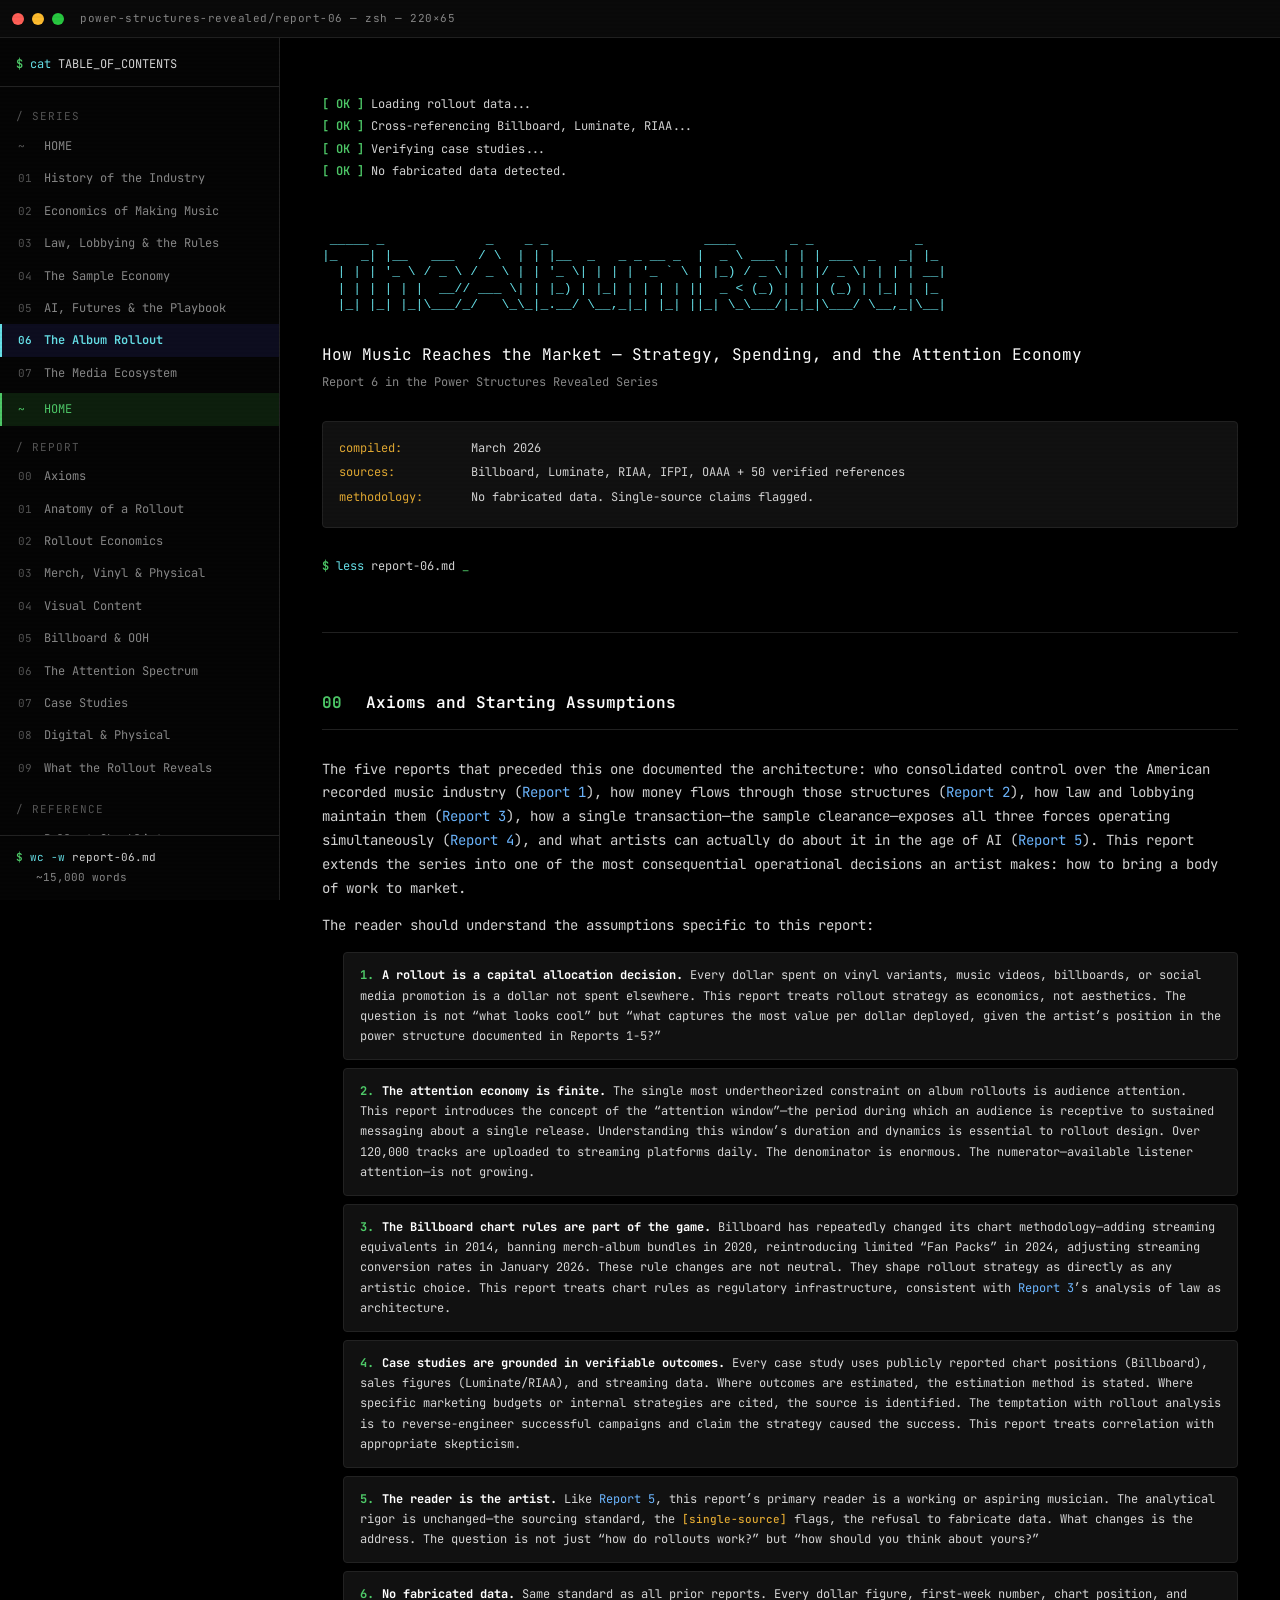
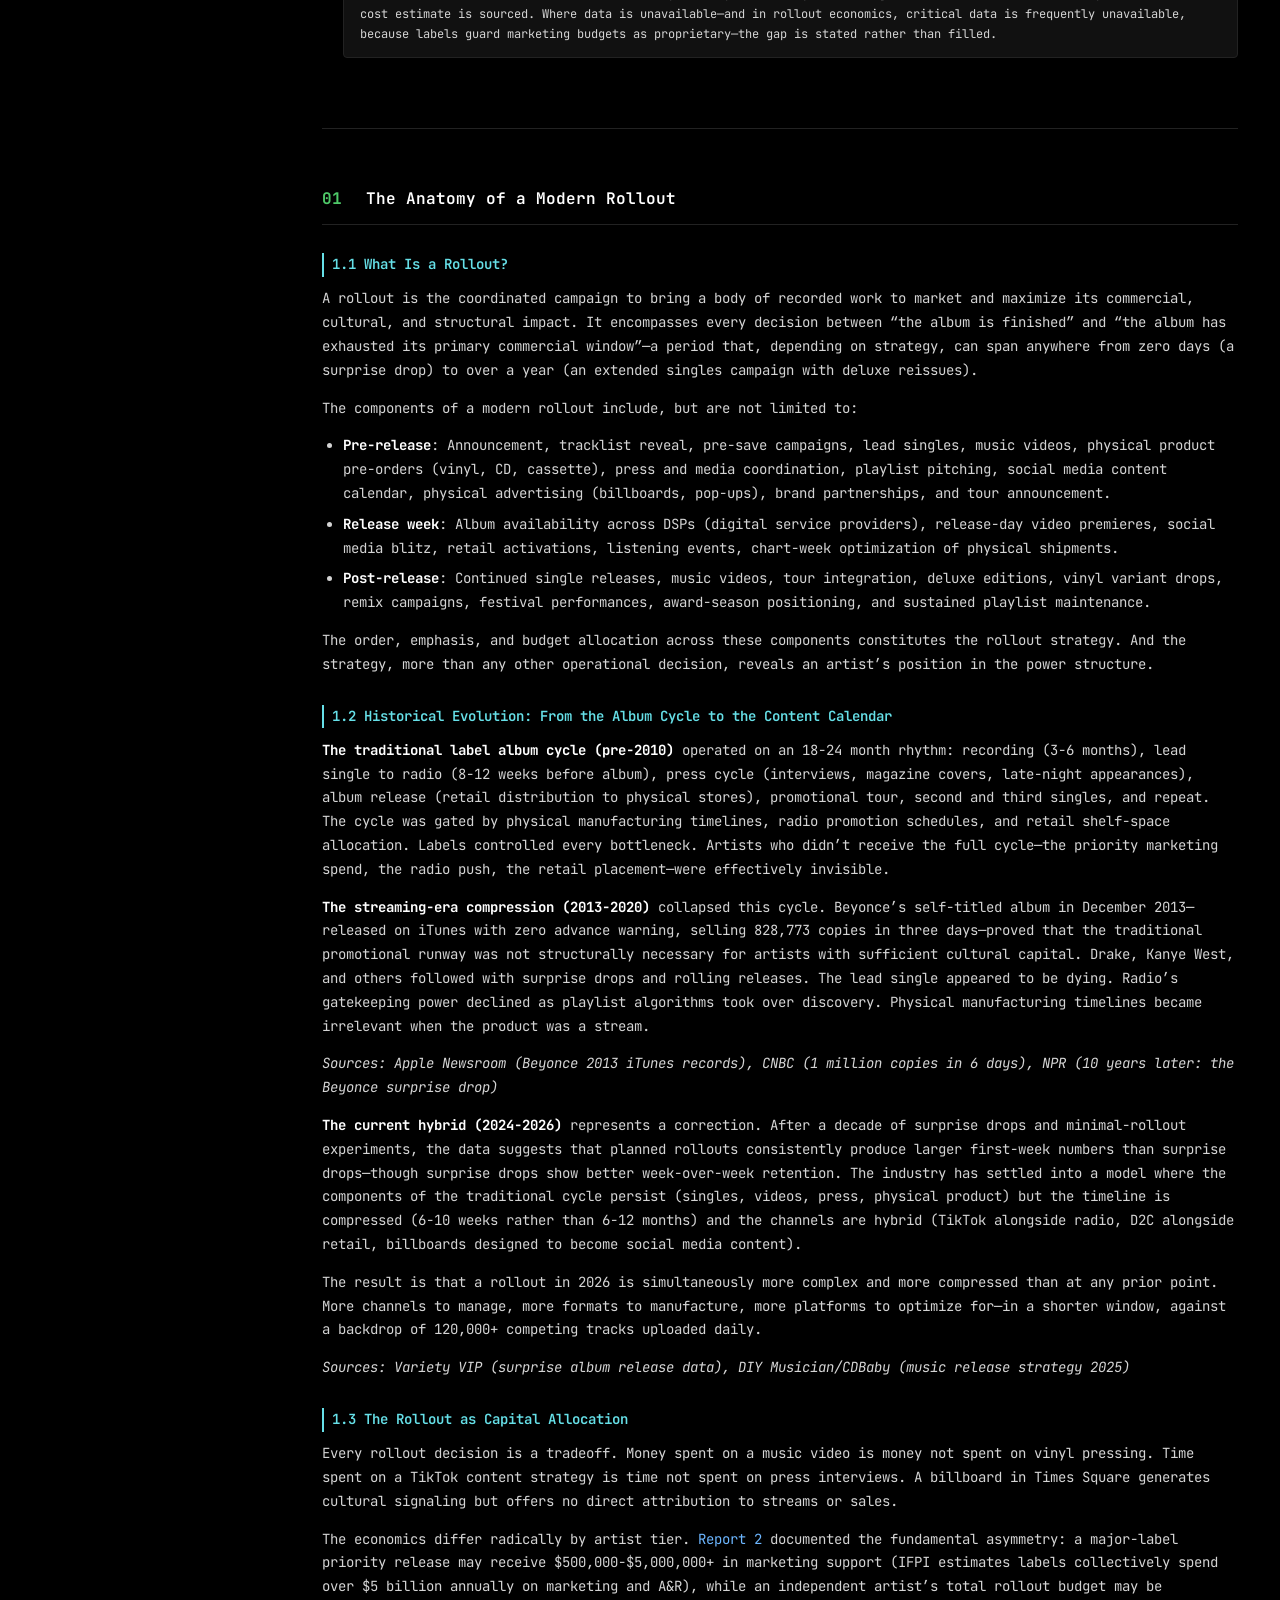
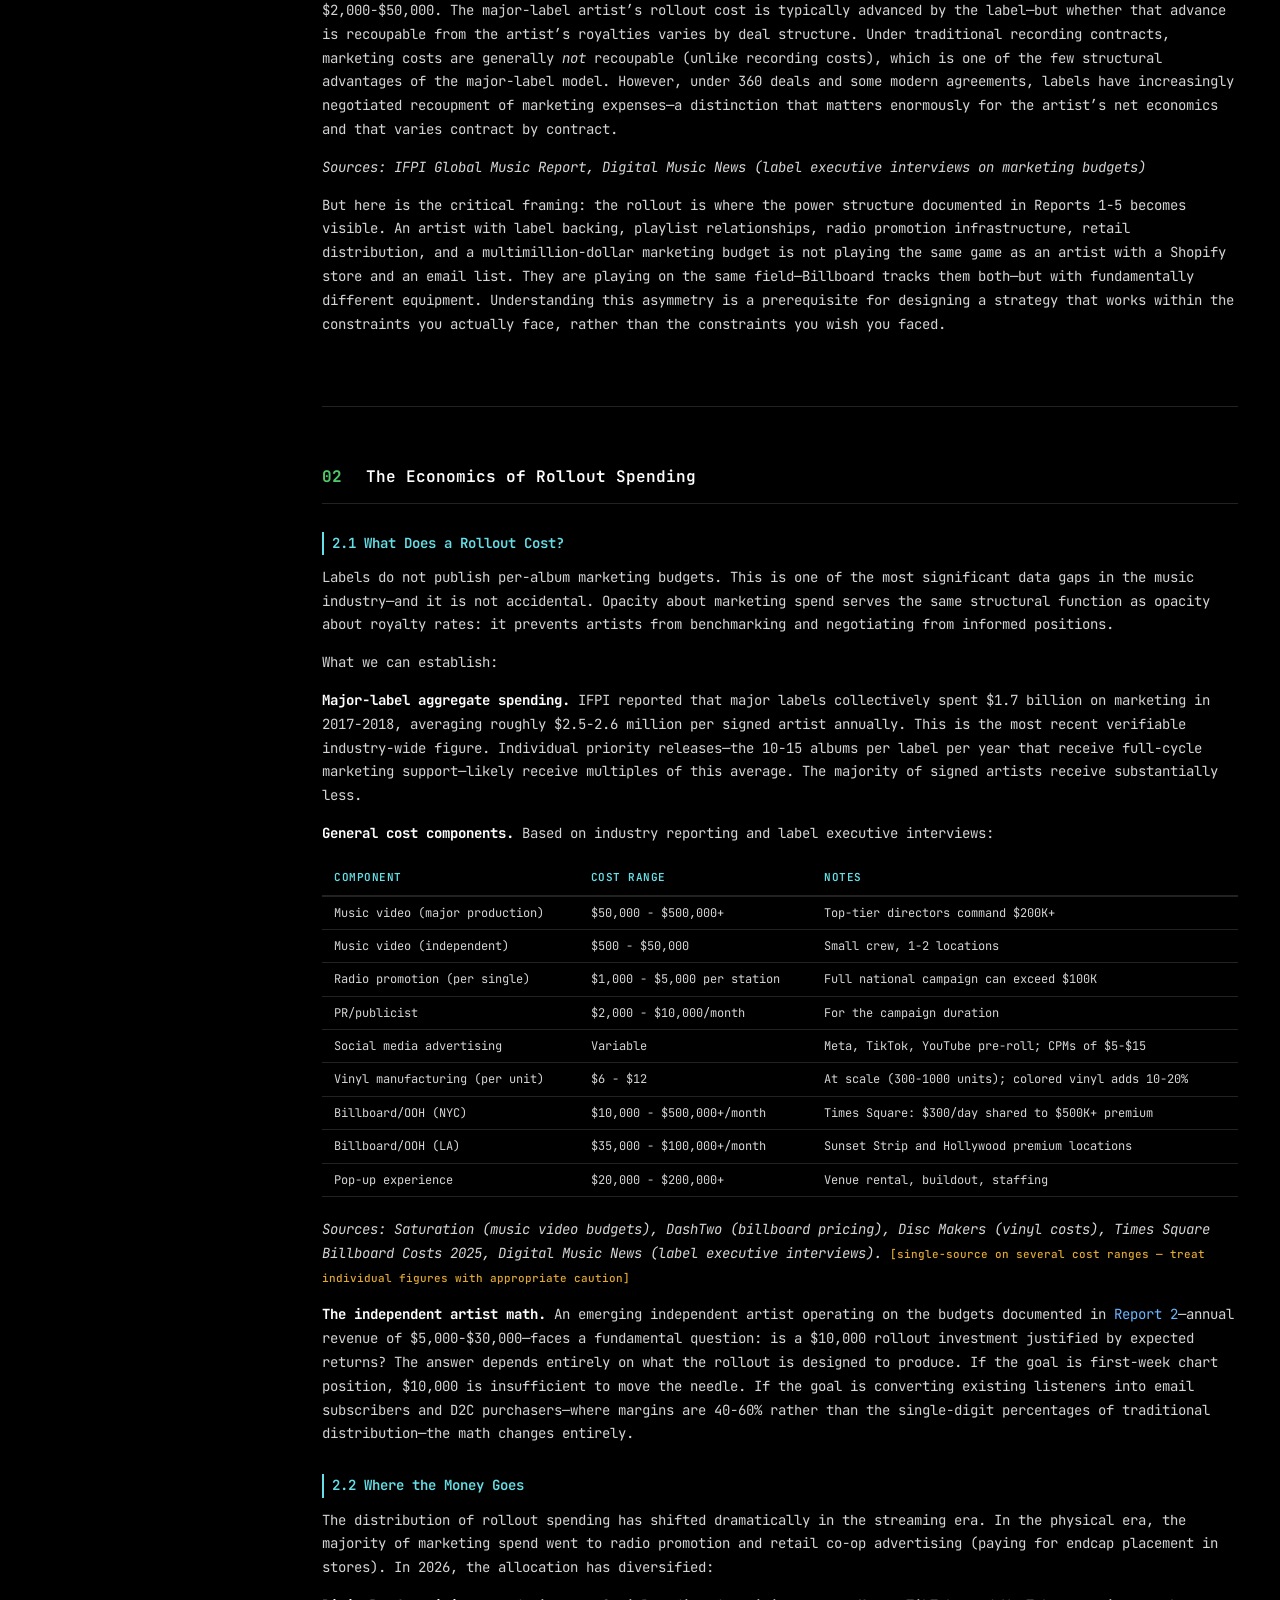
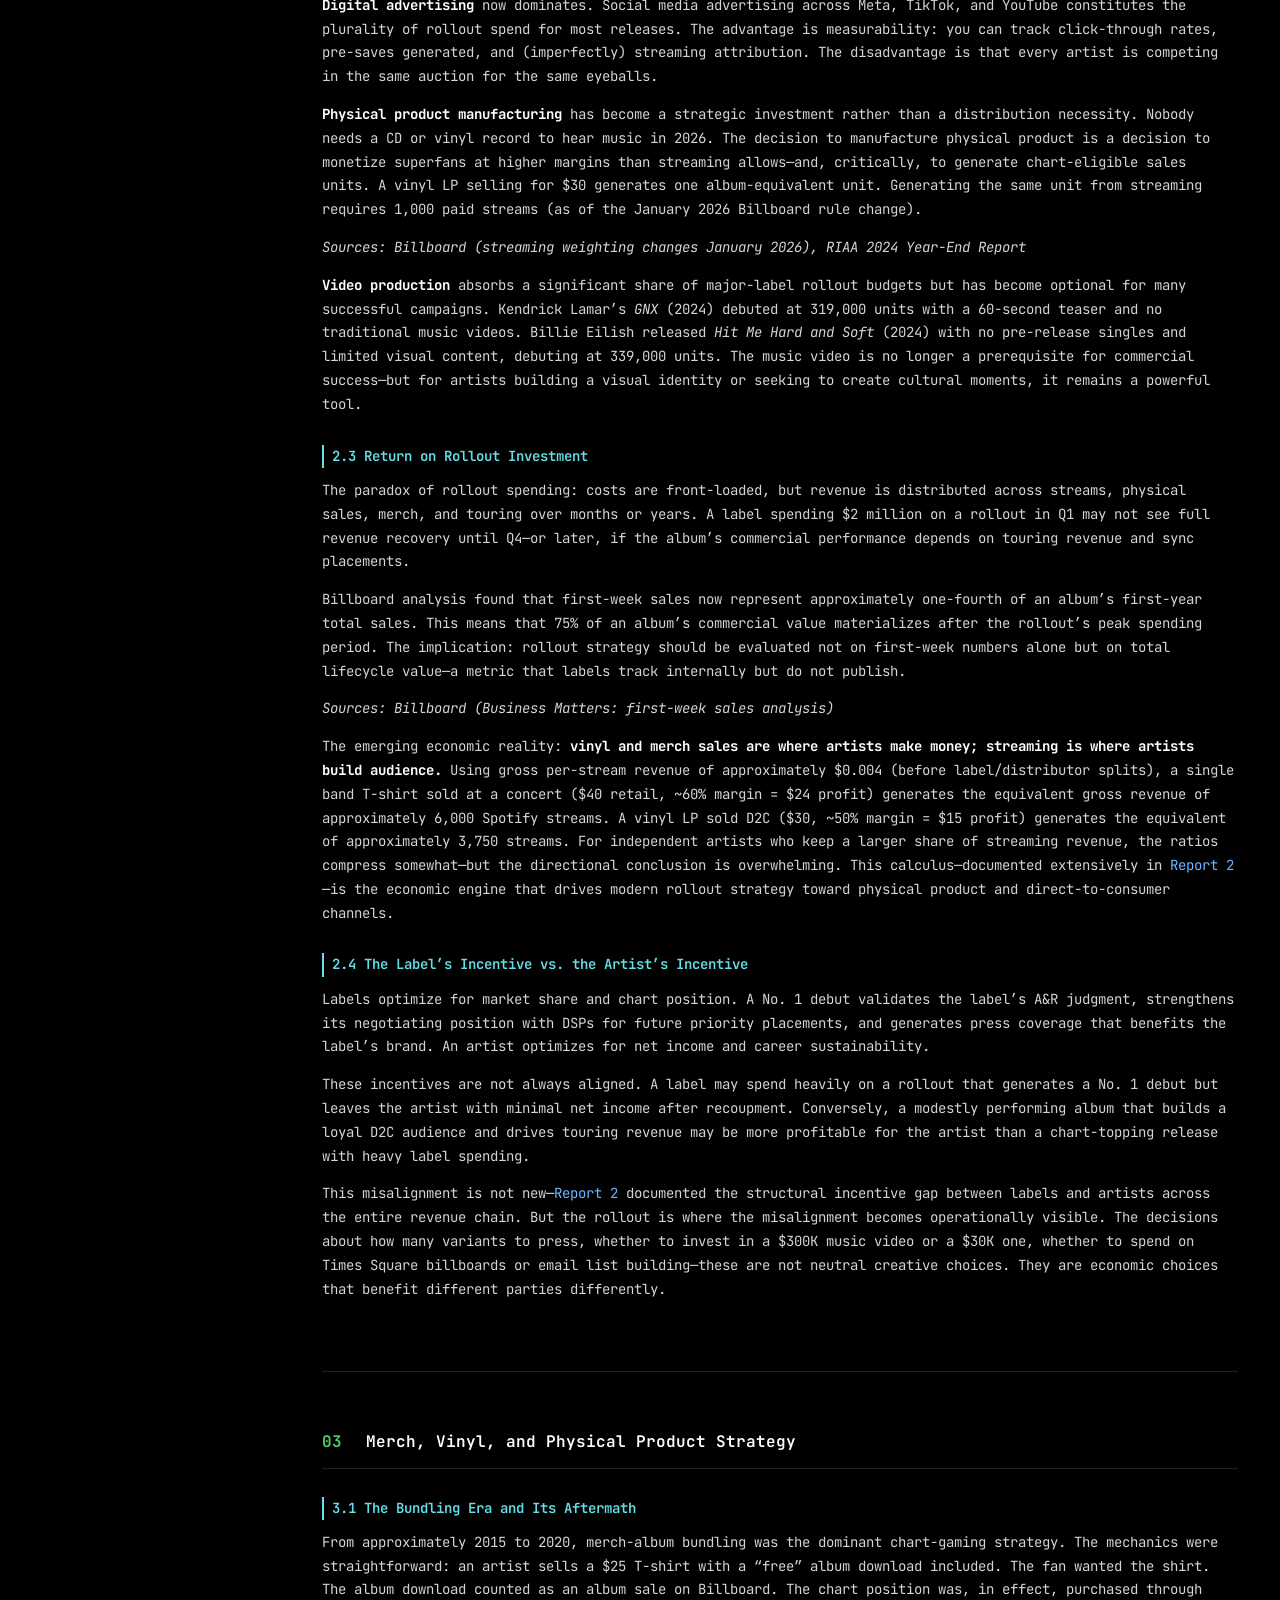
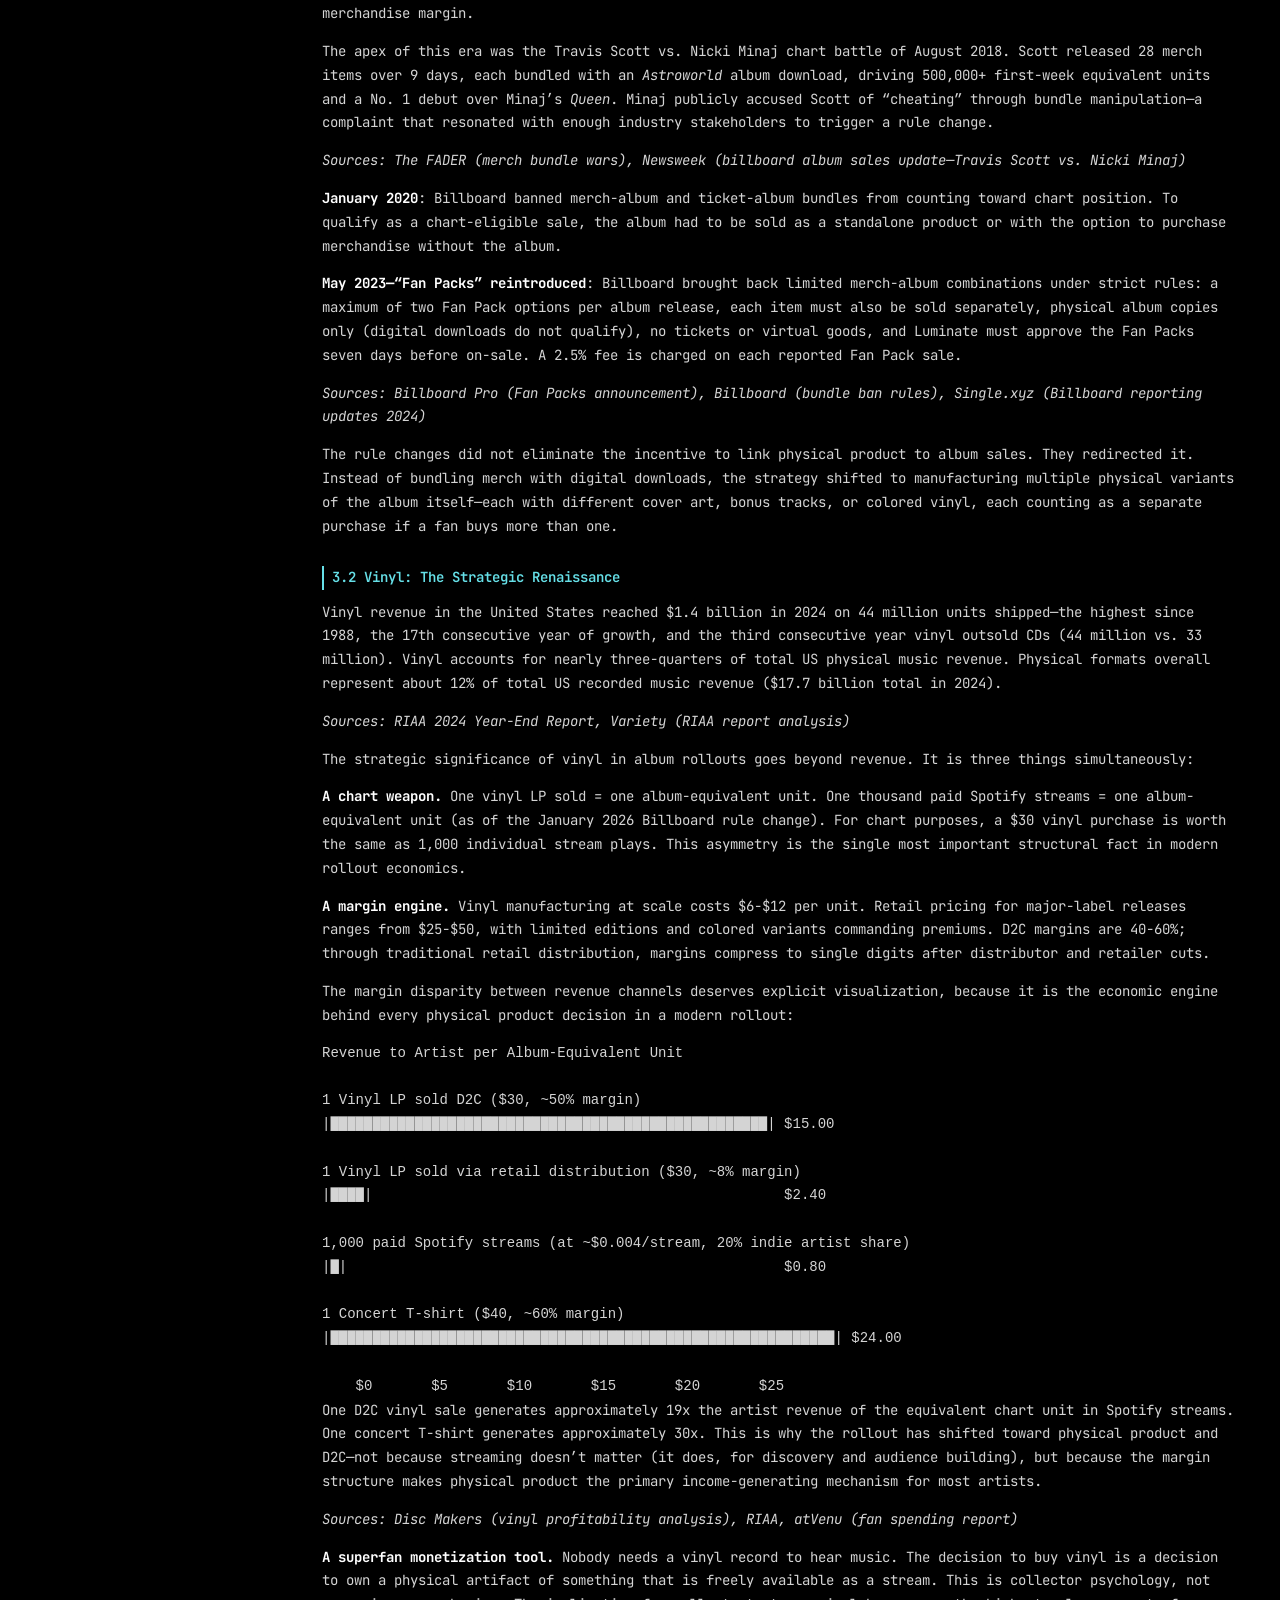
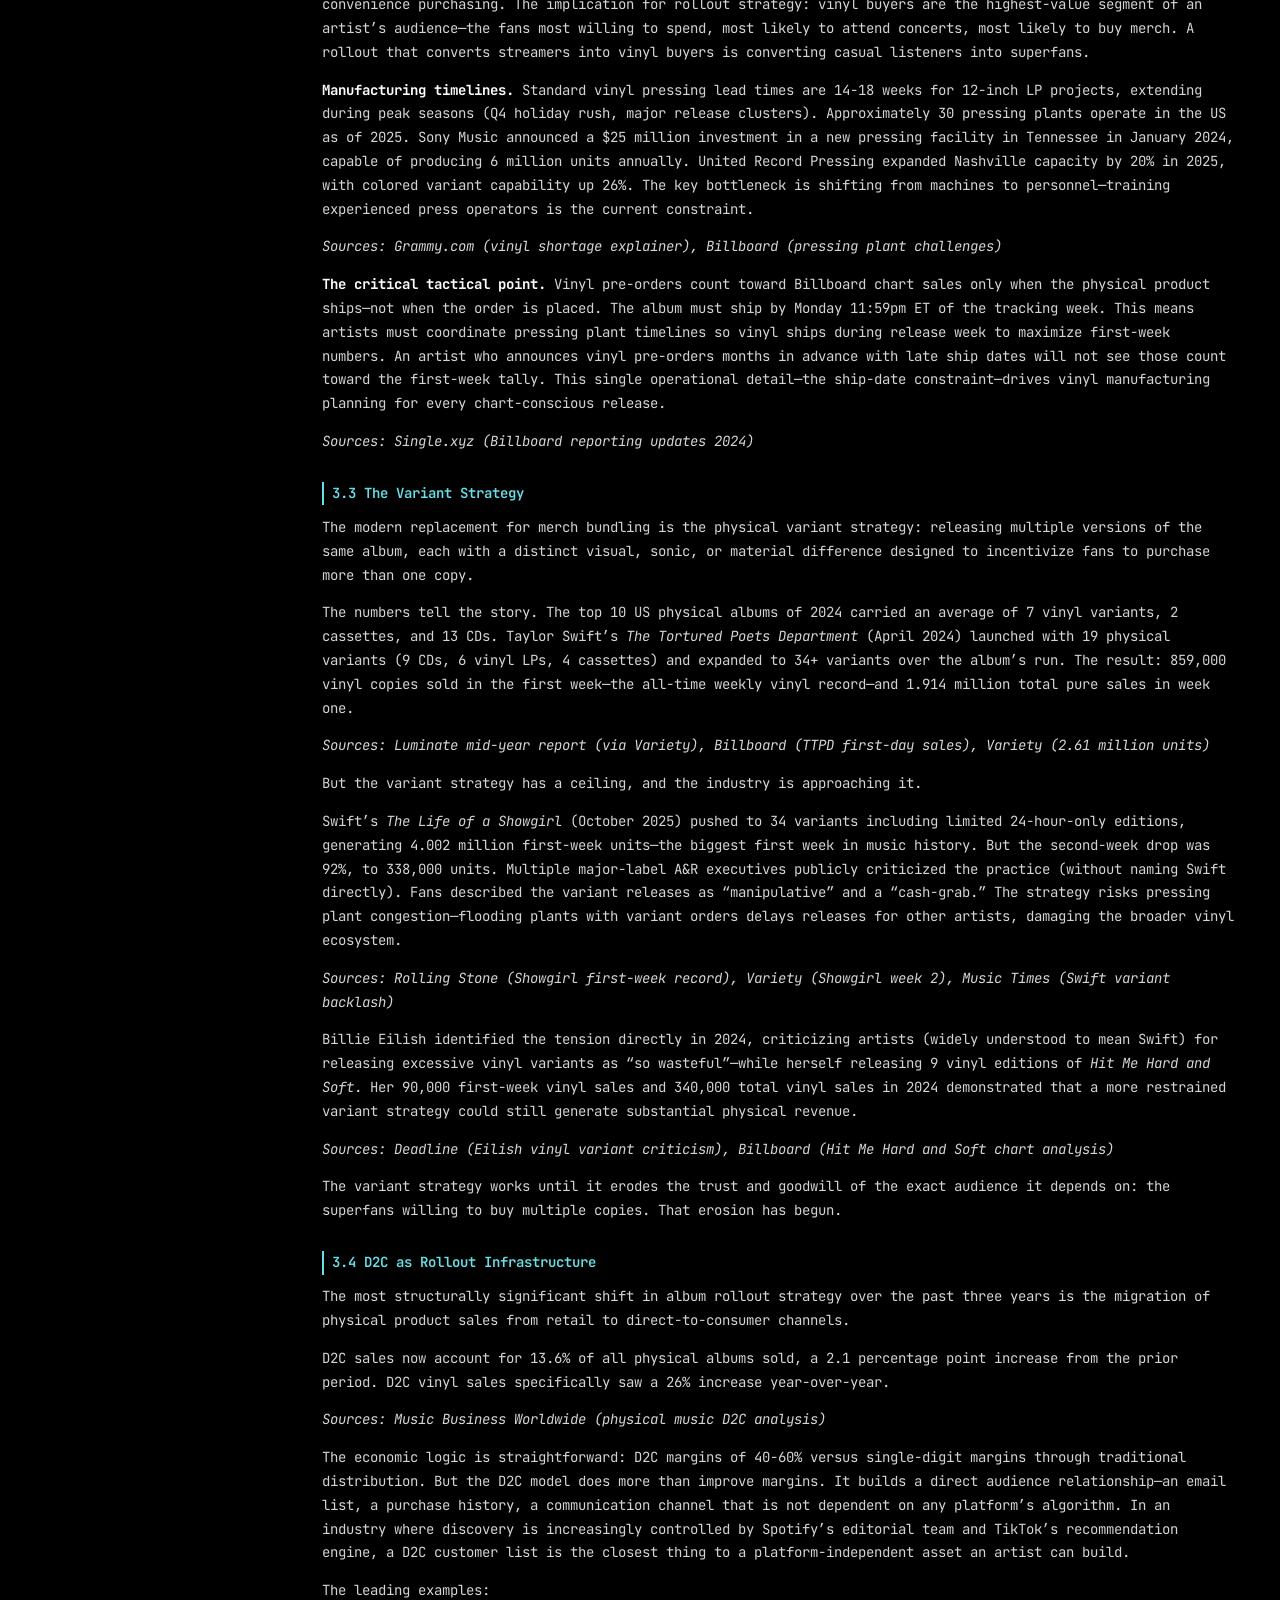
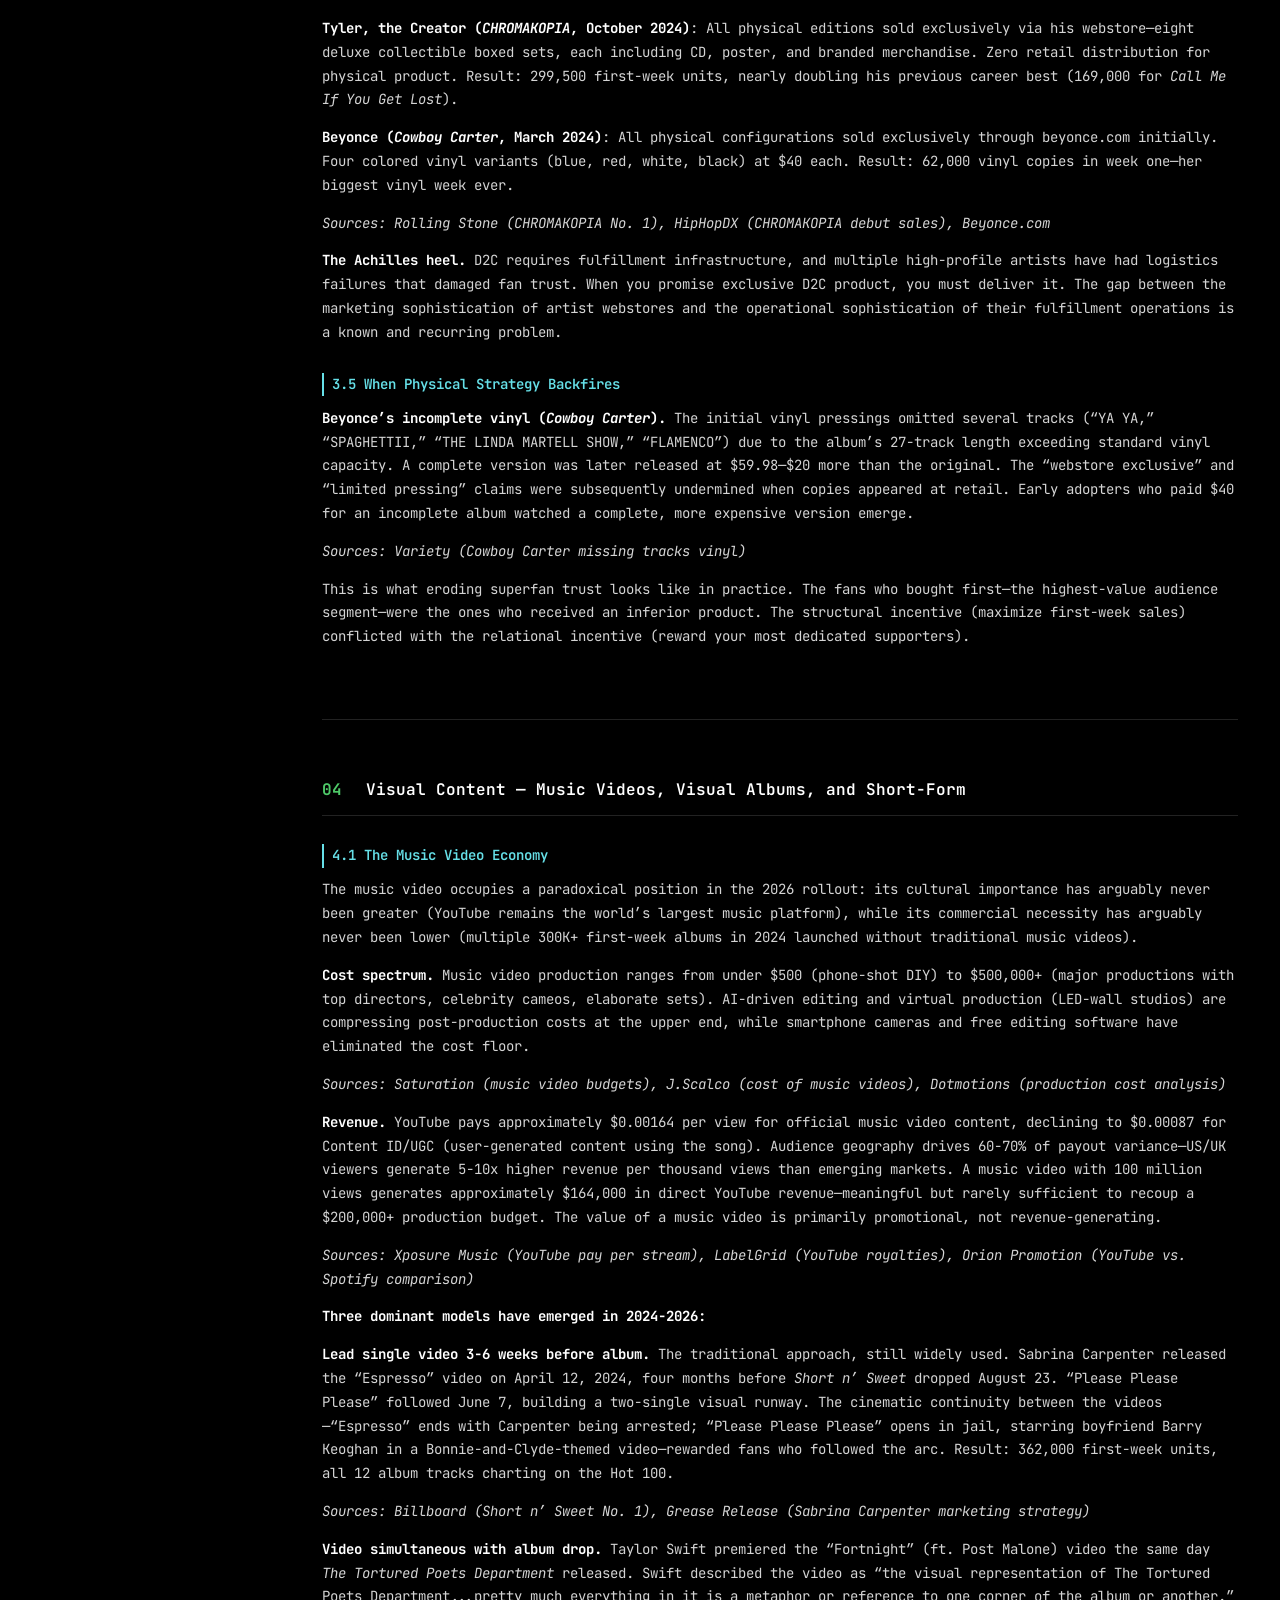
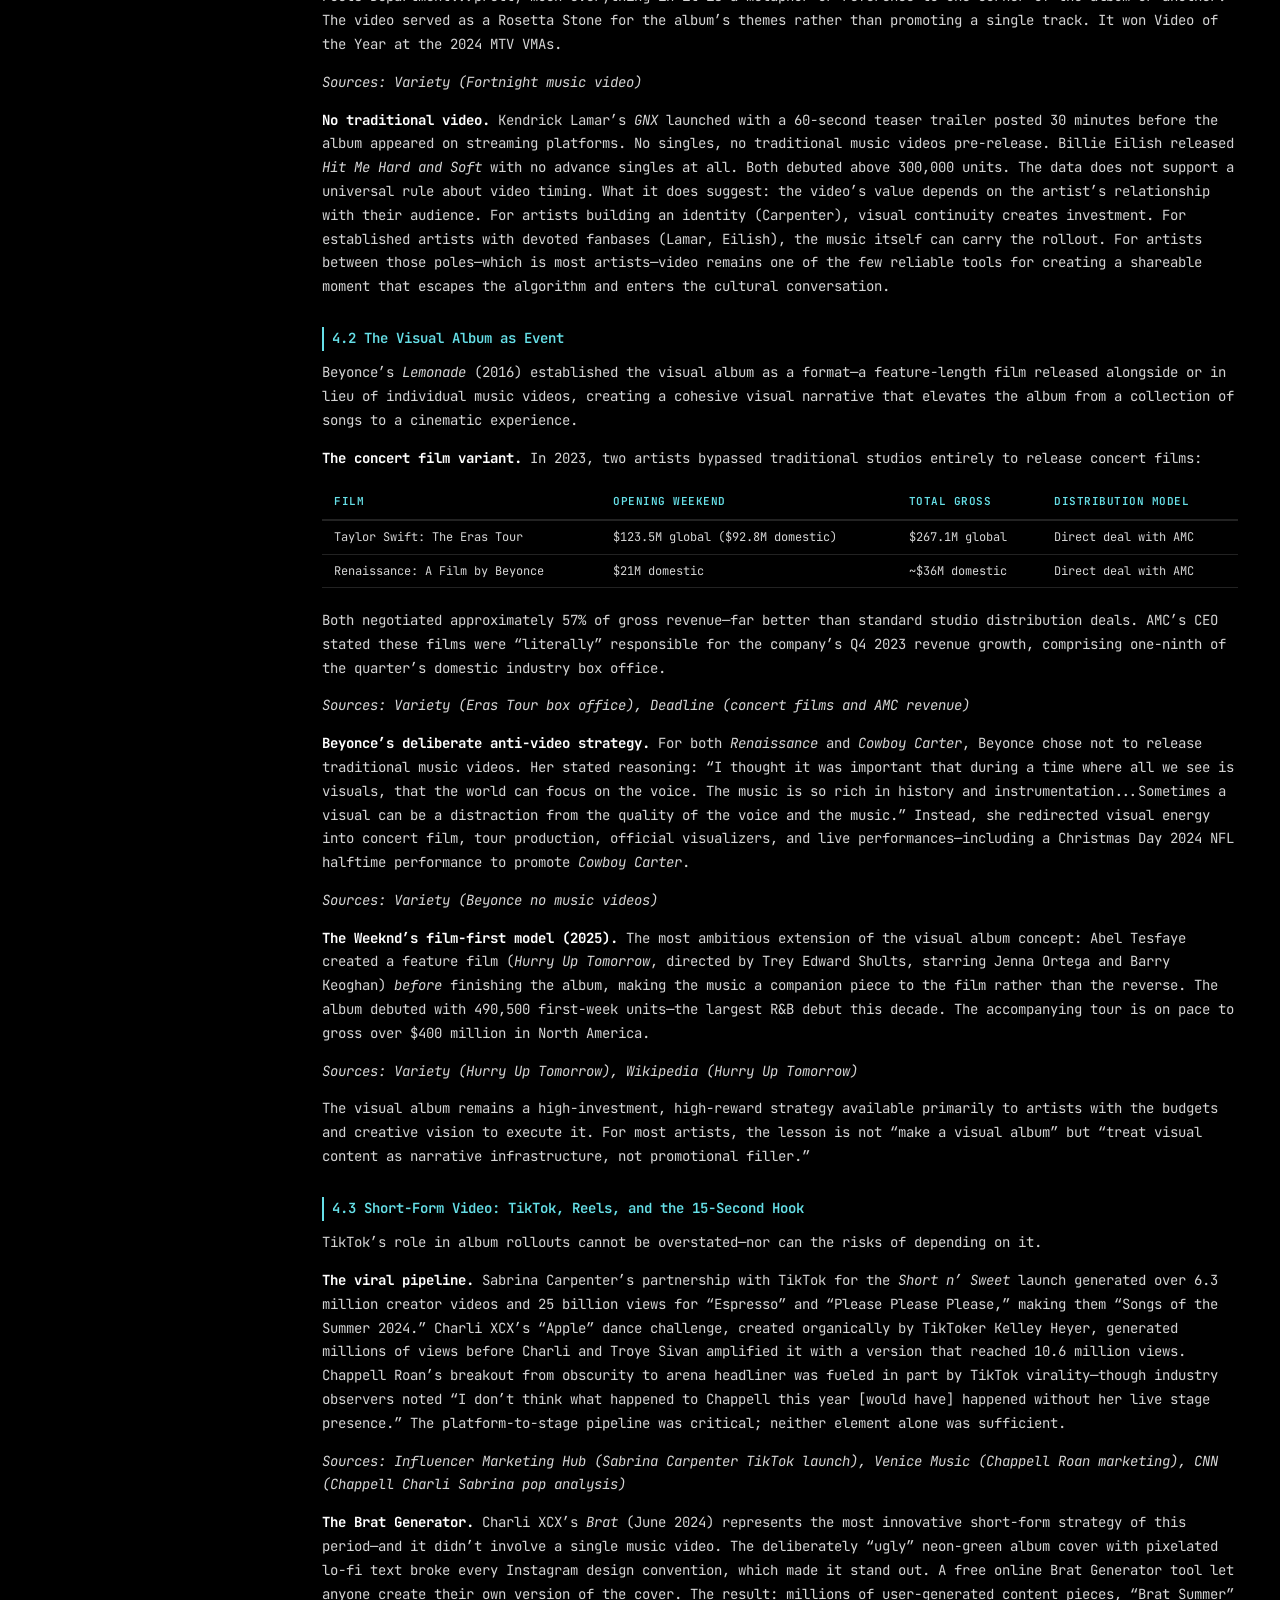
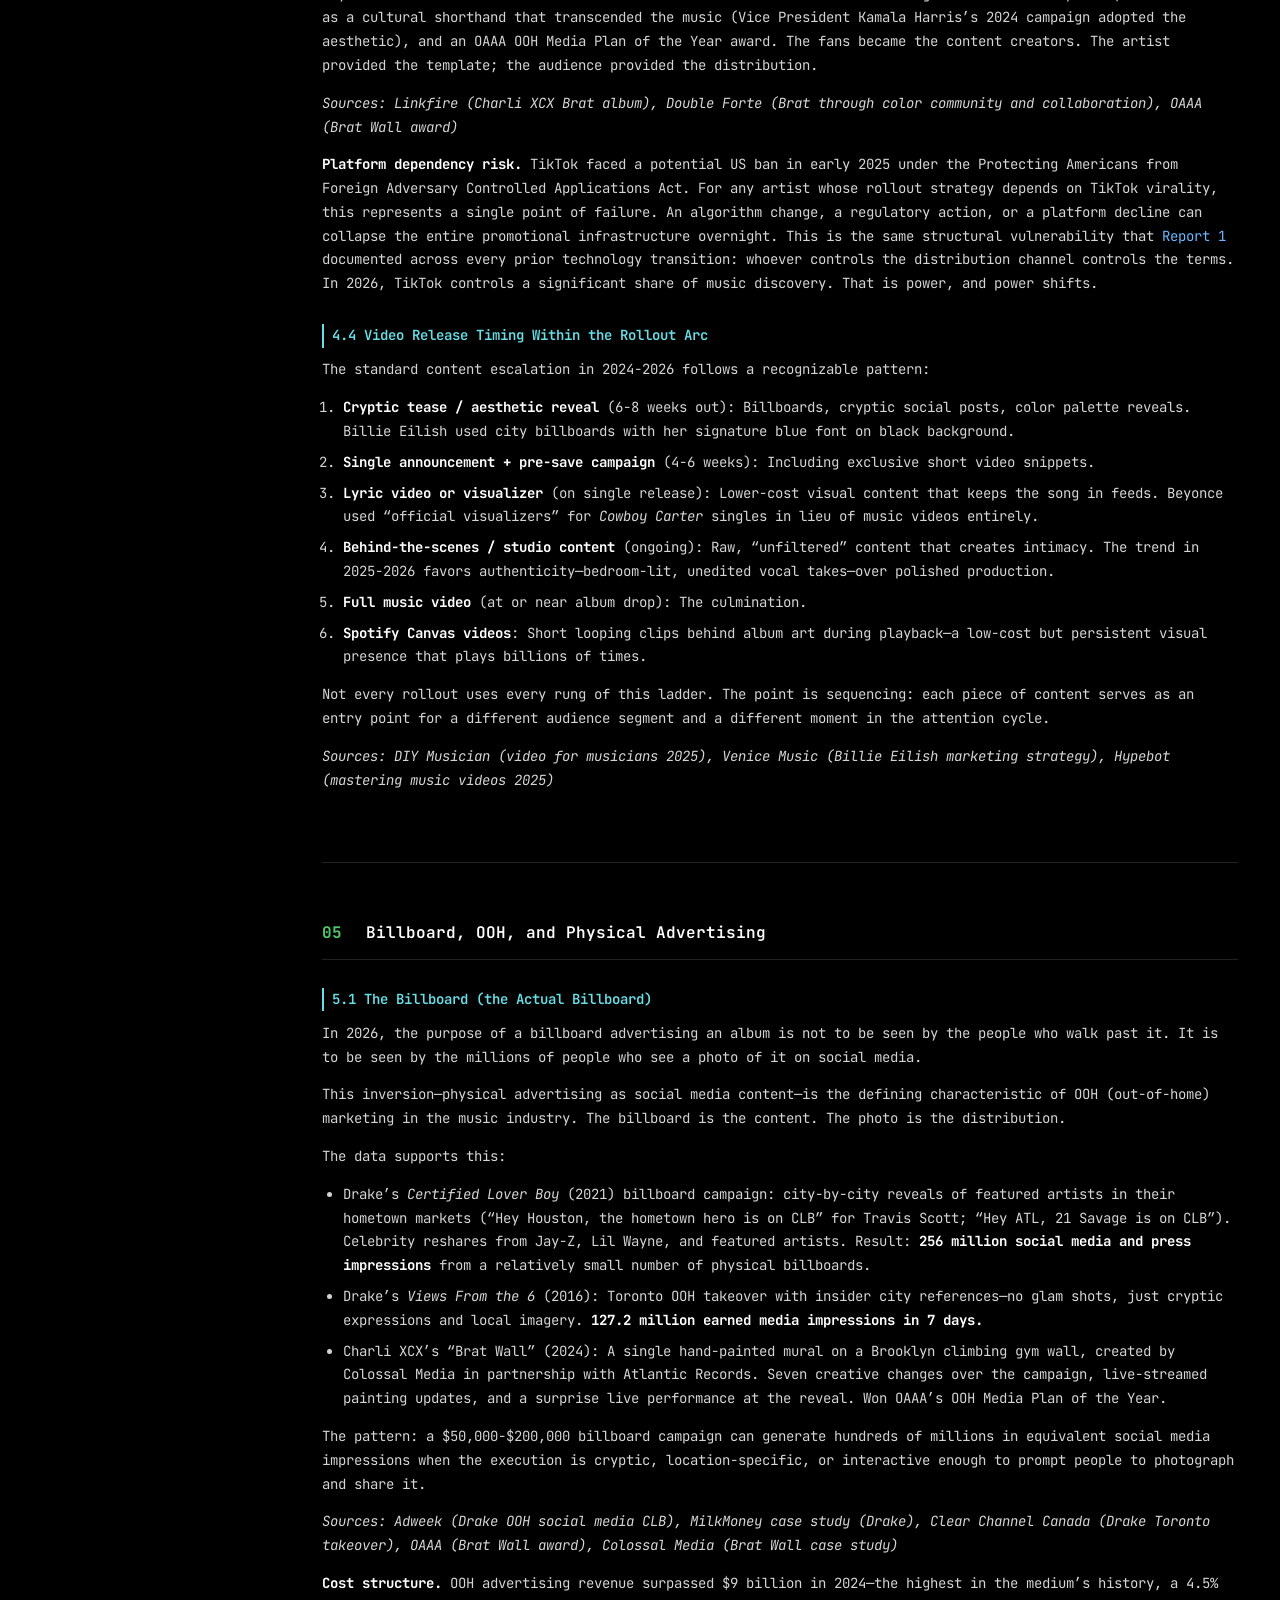
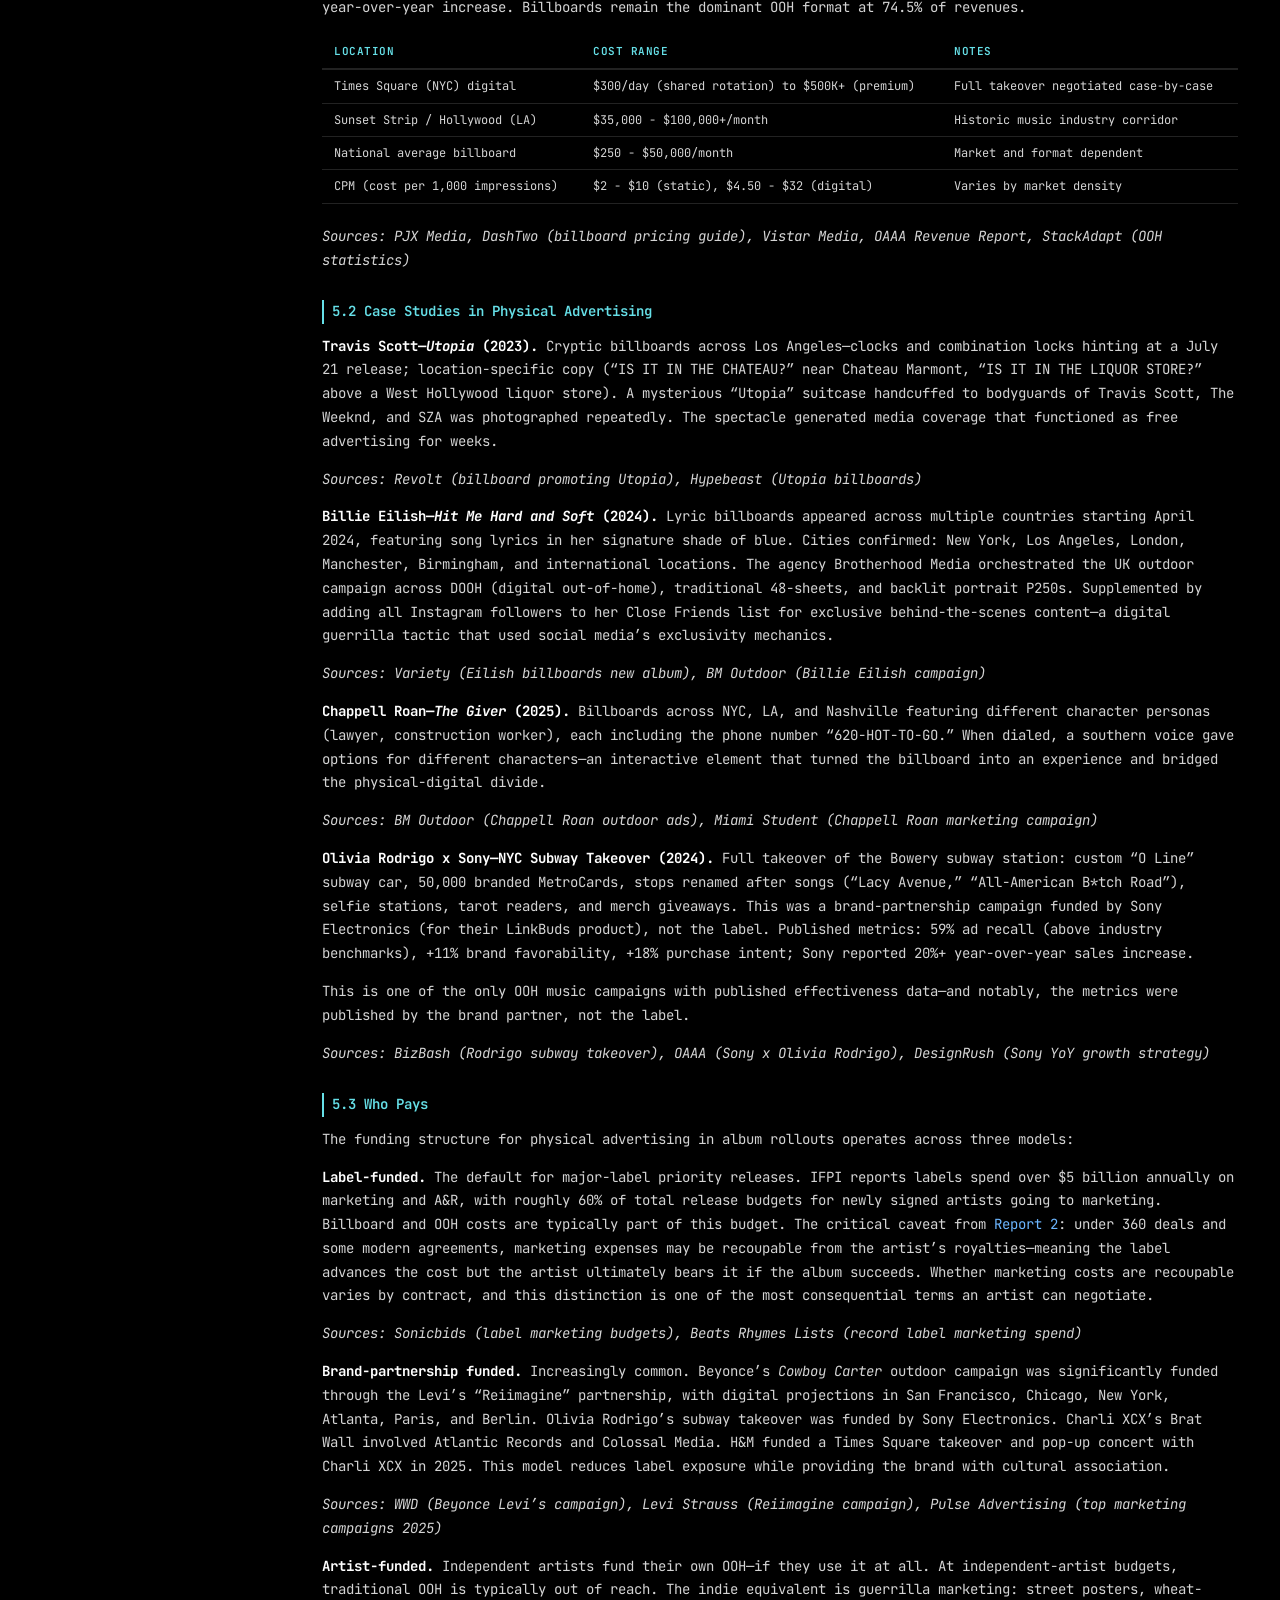
<file: docs/report-06.html>
<!DOCTYPE html>
<html lang="en">
<head>
  <meta charset="UTF-8">
  <meta name="viewport" content="width=device-width, initial-scale=1.0">
  <title>Power Structures Revealed | The Album Rollout</title>
  <link rel="preconnect" href="https://fonts.googleapis.com">
  <link rel="preconnect" href="https://fonts.gstatic.com" crossorigin>
  <link href="https://fonts.googleapis.com/css2?family=JetBrains+Mono:wght@300;400;500;600;700&family=IBM+Plex+Mono:wght@300;400;500;600;700&display=swap" rel="stylesheet">
  <link rel="stylesheet" href="style.css">
</head>
<body>
  <div class="scanlines"></div>

  <div class="terminal-wrapper">
    <div class="terminal-bar">
      <div class="terminal-buttons">
        <span class="btn-close"></span>
        <span class="btn-minimize"></span>
        <span class="btn-maximize"></span>
      </div>
      <div class="terminal-title">power-structures-revealed/report-06 &mdash; zsh &mdash; 220&times;65</div>
    </div>

    <div class="terminal-body">
      <nav class="sidebar" id="sidebar">
        <div class="sidebar-header">
          <span class="prompt">$</span> <span class="cmd">cat</span> TABLE_OF_CONTENTS
        </div>
        <div class="toc-content">
          <div class="toc-group">
            <div class="toc-group-label">/ SERIES</div>
            <a href="index.html" class="series-link"><span class="toc-marker">~</span> HOME</a>
            <a href="report-01.html" class="series-link"><span class="toc-marker">01</span> History of the Industry</a>
            <a href="report-02.html" class="series-link"><span class="toc-marker">02</span> Economics of Making Music</a>
            <a href="report-03.html" class="series-link"><span class="toc-marker">03</span> Law, Lobbying &amp; the Rules</a>
            <a href="report-04.html" class="series-link"><span class="toc-marker">04</span> The Sample Economy</a>
            <a href="report-05.html" class="series-link"><span class="toc-marker">05</span> AI, Futures &amp; the Playbook</a>
            <a href="report-06.html" class="series-link series-current"><span class="toc-marker">06</span> The Album Rollout</a>
            <a href="report-07.html" class="series-link"><span class="toc-marker">07</span> The Media Ecosystem</a>
          </div>
          <a href="#hero" class="toc-link toc-top" data-section="hero">
            <span class="toc-marker">~</span> HOME
          </a>
          <div class="toc-group">
            <div class="toc-group-label">/ REPORT</div>
            <a href="#axioms-06" class="toc-link" data-section="axioms-06"><span class="toc-marker">00</span> Axioms</a>
            <a href="#part-1-anatomy" class="toc-link" data-section="part-1-anatomy"><span class="toc-marker">01</span> Anatomy of a Rollout</a>
            <a href="#part-2-economics" class="toc-link" data-section="part-2-economics"><span class="toc-marker">02</span> Rollout Economics</a>
            <a href="#part-3-physical" class="toc-link" data-section="part-3-physical"><span class="toc-marker">03</span> Merch, Vinyl &amp; Physical</a>
            <a href="#part-4-visual" class="toc-link" data-section="part-4-visual"><span class="toc-marker">04</span> Visual Content</a>
            <a href="#part-5-ooh" class="toc-link" data-section="part-5-ooh"><span class="toc-marker">05</span> Billboard &amp; OOH</a>
            <a href="#part-6-attention" class="toc-link" data-section="part-6-attention"><span class="toc-marker">06</span> The Attention Spectrum</a>
            <a href="#part-7-cases" class="toc-link" data-section="part-7-cases"><span class="toc-marker">07</span> Case Studies</a>
            <a href="#part-8-integration" class="toc-link" data-section="part-8-integration"><span class="toc-marker">08</span> Digital &amp; Physical</a>
            <a href="#part-9-reveals" class="toc-link" data-section="part-9-reveals"><span class="toc-marker">09</span> What the Rollout Reveals</a>
          </div>
          <div class="toc-group">
            <div class="toc-group-label">/ REFERENCE</div>
            <a href="#appendix-a" class="toc-link" data-section="appendix-a"><span class="toc-marker">A</span> Rollout Checklists</a>
            <a href="#appendix-b" class="toc-link" data-section="appendix-b"><span class="toc-marker">B</span> Source Methodology</a>
          </div>
        </div>
        <div class="sidebar-footer">
          <div class="sidebar-meta">
            <span class="prompt">$</span> <span class="cmd">wc -w</span> report-06.md<br>
            <span class="output">~15,000 words</span>
          </div>
        </div>
      </nav>

      <button class="mobile-toc-toggle" id="mobileToggle" aria-label="Toggle table of contents">
        <span class="hamburger"></span>
      </button>

      <main class="content" id="content">

        <!-- HERO -->
        <section class="section hero-section" id="hero">
          <div class="boot-sequence">
            <div class="boot-line"><span class="boot-ok">[  OK  ]</span> Loading rollout data...</div>
            <div class="boot-line"><span class="boot-ok">[  OK  ]</span> Cross-referencing Billboard, Luminate, RIAA...</div>
            <div class="boot-line"><span class="boot-ok">[  OK  ]</span> Verifying case studies...</div>
            <div class="boot-line"><span class="boot-ok">[  OK  ]</span> No fabricated data detected.</div>
            <div class="boot-line">&nbsp;</div>
          </div>
          <pre class="ascii-title">
 _____ _             _    _ _                    ____       _ _             _
|_   _| |__   ___   / \  | | |__  _   _ _ __ _  |  _ \ ___ | | | ___  _   _| |_
  | | | '_ \ / _ \ / _ \ | | '_ \| | | | '_ ` \ | |_) / _ \| | |/ _ \| | | | __|
  | | | | | |  __// ___ \| | |_) | |_| | | | | ||  _ < (_) | | | (_) | |_| | |_
  |_| |_| |_|\___/_/   \_\_|_.__/ \__,_|_| |_| ||_| \_\___/|_|_|\___/ \__,_|\__|</pre>
          <div class="hero-subtitle">
            <p>How Music Reaches the Market &mdash; Strategy, Spending, and the Attention Economy</p>
            <p class="hero-tagline">Report 6 in the Power Structures Revealed Series</p>
          </div>
          <div class="hero-meta">
            <div class="meta-row">
              <span class="meta-label">compiled:</span>
              <span class="meta-value">March 2026</span>
            </div>
            <div class="meta-row">
              <span class="meta-label">sources:</span>
              <span class="meta-value">Billboard, Luminate, RIAA, IFPI, OAAA + 50 verified references</span>
            </div>
            <div class="meta-row">
              <span class="meta-label">methodology:</span>
              <span class="meta-value">No fabricated data. Single-source claims flagged.</span>
            </div>
          </div>
          <div class="scroll-prompt">
            <span class="prompt">$</span> <span class="cmd">less</span> report-06.md <span class="cursor-blink">_</span>
          </div>
        </section>

        <!-- AXIOMS -->
        <section class="section" id="axioms-06">
          <div class="section-header">
            <span class="section-number">00</span>
            <h2>Axioms and Starting Assumptions</h2>
          </div>
          <div class="section-body">

            <p>The five reports that preceded this one documented the architecture: who consolidated control over the American recorded music industry (<a href="report-01.html">Report 1</a>), how money flows through those structures (<a href="report-02.html">Report 2</a>), how law and lobbying maintain them (<a href="report-03.html">Report 3</a>), how a single transaction&mdash;the sample clearance&mdash;exposes all three forces operating simultaneously (<a href="report-04.html">Report 4</a>), and what artists can actually do about it in the age of AI (<a href="report-05.html">Report 5</a>). This report extends the series into one of the most consequential operational decisions an artist makes: how to bring a body of work to market.</p>

            <p>The reader should understand the assumptions specific to this report:</p>

            <ol class="axiom-list">
              <li><strong>A rollout is a capital allocation decision.</strong> Every dollar spent on vinyl variants, music videos, billboards, or social media promotion is a dollar not spent elsewhere. This report treats rollout strategy as economics, not aesthetics. The question is not &ldquo;what looks cool&rdquo; but &ldquo;what captures the most value per dollar deployed, given the artist&rsquo;s position in the power structure documented in Reports 1-5?&rdquo;</li>

              <li><strong>The attention economy is finite.</strong> The single most undertheorized constraint on album rollouts is audience attention. This report introduces the concept of the &ldquo;attention window&rdquo;&mdash;the period during which an audience is receptive to sustained messaging about a single release. Understanding this window&rsquo;s duration and dynamics is essential to rollout design. Over 120,000 tracks are uploaded to streaming platforms daily. The denominator is enormous. The numerator&mdash;available listener attention&mdash;is not growing.</li>

              <li><strong>The Billboard chart rules are part of the game.</strong> Billboard has repeatedly changed its chart methodology&mdash;adding streaming equivalents in 2014, banning merch-album bundles in 2020, reintroducing limited &ldquo;Fan Packs&rdquo; in 2024, adjusting streaming conversion rates in January 2026. These rule changes are not neutral. They shape rollout strategy as directly as any artistic choice. This report treats chart rules as regulatory infrastructure, consistent with <a href="report-03.html">Report 3</a>&rsquo;s analysis of law as architecture.</li>

              <li><strong>Case studies are grounded in verifiable outcomes.</strong> Every case study uses publicly reported chart positions (Billboard), sales figures (Luminate/RIAA), and streaming data. Where outcomes are estimated, the estimation method is stated. Where specific marketing budgets or internal strategies are cited, the source is identified. The temptation with rollout analysis is to reverse-engineer successful campaigns and claim the strategy caused the success. This report treats correlation with appropriate skepticism.</li>

              <li><strong>The reader is the artist.</strong> Like <a href="report-05.html">Report 5</a>, this report&rsquo;s primary reader is a working or aspiring musician. The analytical rigor is unchanged&mdash;the sourcing standard, the <span class="flag">[single-source]</span> flags, the refusal to fabricate data. What changes is the address. The question is not just &ldquo;how do rollouts work?&rdquo; but &ldquo;how should you think about yours?&rdquo;</li>

              <li><strong>No fabricated data.</strong> Same standard as all prior reports. Every dollar figure, first-week number, chart position, and cost estimate is sourced. Where data is unavailable&mdash;and in rollout economics, critical data is frequently unavailable, because labels guard marketing budgets as proprietary&mdash;the gap is stated rather than filled.</li>
            </ol>

          </div>
        </section>

        <!-- PART 1 -->
        <section class="section" id="part-1-anatomy">
          <div class="section-header">
            <span class="section-number">01</span>
            <h2>The Anatomy of a Modern Rollout</h2>
          </div>
          <div class="section-body">

            <h3>1.1 What Is a Rollout?</h3>

            <p>A rollout is the coordinated campaign to bring a body of recorded work to market and maximize its commercial, cultural, and structural impact. It encompasses every decision between &ldquo;the album is finished&rdquo; and &ldquo;the album has exhausted its primary commercial window&rdquo;&mdash;a period that, depending on strategy, can span anywhere from zero days (a surprise drop) to over a year (an extended singles campaign with deluxe reissues).</p>

            <p>The components of a modern rollout include, but are not limited to:</p>

            <ul>
              <li><strong>Pre-release</strong>: Announcement, tracklist reveal, pre-save campaigns, lead singles, music videos, physical product pre-orders (vinyl, CD, cassette), press and media coordination, playlist pitching, social media content calendar, physical advertising (billboards, pop-ups), brand partnerships, and tour announcement.</li>
              <li><strong>Release week</strong>: Album availability across DSPs (digital service providers), release-day video premieres, social media blitz, retail activations, listening events, chart-week optimization of physical shipments.</li>
              <li><strong>Post-release</strong>: Continued single releases, music videos, tour integration, deluxe editions, vinyl variant drops, remix campaigns, festival performances, award-season positioning, and sustained playlist maintenance.</li>
            </ul>

            <p>The order, emphasis, and budget allocation across these components constitutes the rollout strategy. And the strategy, more than any other operational decision, reveals an artist&rsquo;s position in the power structure.</p>

            <h3>1.2 Historical Evolution: From the Album Cycle to the Content Calendar</h3>

            <p><strong>The traditional label album cycle (pre-2010)</strong> operated on an 18-24 month rhythm: recording (3-6 months), lead single to radio (8-12 weeks before album), press cycle (interviews, magazine covers, late-night appearances), album release (retail distribution to physical stores), promotional tour, second and third singles, and repeat. The cycle was gated by physical manufacturing timelines, radio promotion schedules, and retail shelf-space allocation. Labels controlled every bottleneck. Artists who didn&rsquo;t receive the full cycle&mdash;the priority marketing spend, the radio push, the retail placement&mdash;were effectively invisible.</p>

            <p><strong>The streaming-era compression (2013-2020)</strong> collapsed this cycle. Beyonce&rsquo;s self-titled album in December 2013&mdash;released on iTunes with zero advance warning, selling 828,773 copies in three days&mdash;proved that the traditional promotional runway was not structurally necessary for artists with sufficient cultural capital. Drake, Kanye West, and others followed with surprise drops and rolling releases. The lead single appeared to be dying. Radio&rsquo;s gatekeeping power declined as playlist algorithms took over discovery. Physical manufacturing timelines became irrelevant when the product was a stream.</p>

            <p class="sources"><em>Sources: Apple Newsroom (Beyonce 2013 iTunes records), CNBC (1 million copies in 6 days), NPR (10 years later: the Beyonce surprise drop)</em></p>

            <p><strong>The current hybrid (2024-2026)</strong> represents a correction. After a decade of surprise drops and minimal-rollout experiments, the data suggests that planned rollouts consistently produce larger first-week numbers than surprise drops&mdash;though surprise drops show better week-over-week retention. The industry has settled into a model where the components of the traditional cycle persist (singles, videos, press, physical product) but the timeline is compressed (6-10 weeks rather than 6-12 months) and the channels are hybrid (TikTok alongside radio, D2C alongside retail, billboards designed to become social media content).</p>

            <p>The result is that a rollout in 2026 is simultaneously more complex and more compressed than at any prior point. More channels to manage, more formats to manufacture, more platforms to optimize for&mdash;in a shorter window, against a backdrop of 120,000+ competing tracks uploaded daily.</p>

            <p class="sources"><em>Sources: Variety VIP (surprise album release data), DIY Musician/CDBaby (music release strategy 2025)</em></p>

            <h3>1.3 The Rollout as Capital Allocation</h3>

            <p>Every rollout decision is a tradeoff. Money spent on a music video is money not spent on vinyl pressing. Time spent on a TikTok content strategy is time not spent on press interviews. A billboard in Times Square generates cultural signaling but offers no direct attribution to streams or sales.</p>

            <p>The economics differ radically by artist tier. <a href="report-02.html">Report 2</a> documented the fundamental asymmetry: a major-label priority release may receive $500,000-$5,000,000+ in marketing support (IFPI estimates labels collectively spend over $5 billion annually on marketing and A&amp;R), while an independent artist&rsquo;s total rollout budget may be $2,000-$50,000. The major-label artist&rsquo;s rollout cost is typically advanced by the label&mdash;but whether that advance is recoupable from the artist&rsquo;s royalties varies by deal structure. Under traditional recording contracts, marketing costs are generally <em>not</em> recoupable (unlike recording costs), which is one of the few structural advantages of the major-label model. However, under 360 deals and some modern agreements, labels have increasingly negotiated recoupment of marketing expenses&mdash;a distinction that matters enormously for the artist&rsquo;s net economics and that varies contract by contract.</p>

            <p class="sources"><em>Sources: IFPI Global Music Report, Digital Music News (label executive interviews on marketing budgets)</em></p>

            <p>But here is the critical framing: the rollout is where the power structure documented in Reports 1-5 becomes visible. An artist with label backing, playlist relationships, radio promotion infrastructure, retail distribution, and a multimillion-dollar marketing budget is not playing the same game as an artist with a Shopify store and an email list. They are playing on the same field&mdash;Billboard tracks them both&mdash;but with fundamentally different equipment. Understanding this asymmetry is a prerequisite for designing a strategy that works within the constraints you actually face, rather than the constraints you wish you faced.</p>

          </div>
        </section>

        <!-- PART 2 -->
        <section class="section" id="part-2-economics">
          <div class="section-header">
            <span class="section-number">02</span>
            <h2>The Economics of Rollout Spending</h2>
          </div>
          <div class="section-body">

            <h3>2.1 What Does a Rollout Cost?</h3>

            <p>Labels do not publish per-album marketing budgets. This is one of the most significant data gaps in the music industry&mdash;and it is not accidental. Opacity about marketing spend serves the same structural function as opacity about royalty rates: it prevents artists from benchmarking and negotiating from informed positions.</p>

            <p>What we can establish:</p>

            <p><strong>Major-label aggregate spending.</strong> IFPI reported that major labels collectively spent $1.7 billion on marketing in 2017-2018, averaging roughly $2.5-2.6 million per signed artist annually. This is the most recent verifiable industry-wide figure. Individual priority releases&mdash;the 10-15 albums per label per year that receive full-cycle marketing support&mdash;likely receive multiples of this average. The majority of signed artists receive substantially less.</p>

            <p><strong>General cost components.</strong> Based on industry reporting and label executive interviews:</p>

            <div class="data-table-wrapper">
              <table class="data-table">
                <thead>
                  <tr>
                    <th>Component</th>
                    <th>Cost Range</th>
                    <th>Notes</th>
                  </tr>
                </thead>
                <tbody>
                  <tr>
                    <td>Music video (major production)</td>
                    <td>$50,000 - $500,000+</td>
                    <td>Top-tier directors command $200K+</td>
                  </tr>
                  <tr>
                    <td>Music video (independent)</td>
                    <td>$500 - $50,000</td>
                    <td>Small crew, 1-2 locations</td>
                  </tr>
                  <tr>
                    <td>Radio promotion (per single)</td>
                    <td>$1,000 - $5,000 per station</td>
                    <td>Full national campaign can exceed $100K</td>
                  </tr>
                  <tr>
                    <td>PR/publicist</td>
                    <td>$2,000 - $10,000/month</td>
                    <td>For the campaign duration</td>
                  </tr>
                  <tr>
                    <td>Social media advertising</td>
                    <td>Variable</td>
                    <td>Meta, TikTok, YouTube pre-roll; CPMs of $5-$15</td>
                  </tr>
                  <tr>
                    <td>Vinyl manufacturing (per unit)</td>
                    <td>$6 - $12</td>
                    <td>At scale (300-1000 units); colored vinyl adds 10-20%</td>
                  </tr>
                  <tr>
                    <td>Billboard/OOH (NYC)</td>
                    <td>$10,000 - $500,000+/month</td>
                    <td>Times Square: $300/day shared to $500K+ premium</td>
                  </tr>
                  <tr>
                    <td>Billboard/OOH (LA)</td>
                    <td>$35,000 - $100,000+/month</td>
                    <td>Sunset Strip and Hollywood premium locations</td>
                  </tr>
                  <tr>
                    <td>Pop-up experience</td>
                    <td>$20,000 - $200,000+</td>
                    <td>Venue rental, buildout, staffing</td>
                  </tr>
                </tbody>
              </table>
            </div>

            <p class="sources"><em>Sources: Saturation (music video budgets), DashTwo (billboard pricing), Disc Makers (vinyl costs), Times Square Billboard Costs 2025, Digital Music News (label executive interviews).</em> <span class="flag">[single-source on several cost ranges &mdash; treat individual figures with appropriate caution]</span></p>

            <p><strong>The independent artist math.</strong> An emerging independent artist operating on the budgets documented in <a href="report-02.html">Report 2</a>&mdash;annual revenue of $5,000-$30,000&mdash;faces a fundamental question: is a $10,000 rollout investment justified by expected returns? The answer depends entirely on what the rollout is designed to produce. If the goal is first-week chart position, $10,000 is insufficient to move the needle. If the goal is converting existing listeners into email subscribers and D2C purchasers&mdash;where margins are 40-60% rather than the single-digit percentages of traditional distribution&mdash;the math changes entirely.</p>

            <h3>2.2 Where the Money Goes</h3>

            <p>The distribution of rollout spending has shifted dramatically in the streaming era. In the physical era, the majority of marketing spend went to radio promotion and retail co-op advertising (paying for endcap placement in stores). In 2026, the allocation has diversified:</p>

            <p><strong>Digital advertising</strong> now dominates. Social media advertising across Meta, TikTok, and YouTube constitutes the plurality of rollout spend for most releases. The advantage is measurability: you can track click-through rates, pre-saves generated, and (imperfectly) streaming attribution. The disadvantage is that every artist is competing in the same auction for the same eyeballs.</p>

            <p><strong>Physical product manufacturing</strong> has become a strategic investment rather than a distribution necessity. Nobody needs a CD or vinyl record to hear music in 2026. The decision to manufacture physical product is a decision to monetize superfans at higher margins than streaming allows&mdash;and, critically, to generate chart-eligible sales units. A vinyl LP selling for $30 generates one album-equivalent unit. Generating the same unit from streaming requires 1,000 paid streams (as of the January 2026 Billboard rule change).</p>

            <p class="sources"><em>Sources: Billboard (streaming weighting changes January 2026), RIAA 2024 Year-End Report</em></p>

            <p><strong>Video production</strong> absorbs a significant share of major-label rollout budgets but has become optional for many successful campaigns. Kendrick Lamar&rsquo;s <em>GNX</em> (2024) debuted at 319,000 units with a 60-second teaser and no traditional music videos. Billie Eilish released <em>Hit Me Hard and Soft</em> (2024) with no pre-release singles and limited visual content, debuting at 339,000 units. The music video is no longer a prerequisite for commercial success&mdash;but for artists building a visual identity or seeking to create cultural moments, it remains a powerful tool.</p>

            <h3>2.3 Return on Rollout Investment</h3>

            <p>The paradox of rollout spending: costs are front-loaded, but revenue is distributed across streams, physical sales, merch, and touring over months or years. A label spending $2 million on a rollout in Q1 may not see full revenue recovery until Q4&mdash;or later, if the album&rsquo;s commercial performance depends on touring revenue and sync placements.</p>

            <p>Billboard analysis found that first-week sales now represent approximately one-fourth of an album&rsquo;s first-year total sales. This means that 75% of an album&rsquo;s commercial value materializes after the rollout&rsquo;s peak spending period. The implication: rollout strategy should be evaluated not on first-week numbers alone but on total lifecycle value&mdash;a metric that labels track internally but do not publish.</p>

            <p class="sources"><em>Sources: Billboard (Business Matters: first-week sales analysis)</em></p>

            <p>The emerging economic reality: <strong>vinyl and merch sales are where artists make money; streaming is where artists build audience.</strong> Using gross per-stream revenue of approximately $0.004 (before label/distributor splits), a single band T-shirt sold at a concert ($40 retail, ~60% margin = $24 profit) generates the equivalent gross revenue of approximately 6,000 Spotify streams. A vinyl LP sold D2C ($30, ~50% margin = $15 profit) generates the equivalent of approximately 3,750 streams. For independent artists who keep a larger share of streaming revenue, the ratios compress somewhat&mdash;but the directional conclusion is overwhelming. This calculus&mdash;documented extensively in <a href="report-02.html">Report 2</a>&mdash;is the economic engine that drives modern rollout strategy toward physical product and direct-to-consumer channels.</p>

            <h3>2.4 The Label&rsquo;s Incentive vs. the Artist&rsquo;s Incentive</h3>

            <p>Labels optimize for market share and chart position. A No. 1 debut validates the label&rsquo;s A&amp;R judgment, strengthens its negotiating position with DSPs for future priority placements, and generates press coverage that benefits the label&rsquo;s brand. An artist optimizes for net income and career sustainability.</p>

            <p>These incentives are not always aligned. A label may spend heavily on a rollout that generates a No. 1 debut but leaves the artist with minimal net income after recoupment. Conversely, a modestly performing album that builds a loyal D2C audience and drives touring revenue may be more profitable for the artist than a chart-topping release with heavy label spending.</p>

            <p>This misalignment is not new&mdash;<a href="report-02.html">Report 2</a> documented the structural incentive gap between labels and artists across the entire revenue chain. But the rollout is where the misalignment becomes operationally visible. The decisions about how many variants to press, whether to invest in a $300K music video or a $30K one, whether to spend on Times Square billboards or email list building&mdash;these are not neutral creative choices. They are economic choices that benefit different parties differently.</p>

          </div>
        </section><section class="section" id="part-3-physical">
  <div class="section-header">
    <span class="section-number">03</span>
    <h2>Merch, Vinyl, and Physical Product Strategy</h2>
  </div>
  <div class="section-body">

    <h3>3.1 The Bundling Era and Its Aftermath</h3>

    <p>From approximately 2015 to 2020, merch-album bundling was the dominant chart-gaming strategy. The mechanics were straightforward: an artist sells a $25 T-shirt with a &ldquo;free&rdquo; album download included. The fan wanted the shirt. The album download counted as an album sale on Billboard. The chart position was, in effect, purchased through merchandise margin.</p>

    <p>The apex of this era was the Travis Scott vs. Nicki Minaj chart battle of August 2018. Scott released 28 merch items over 9 days, each bundled with an <em>Astroworld</em> album download, driving 500,000+ first-week equivalent units and a No. 1 debut over Minaj&rsquo;s <em>Queen</em>. Minaj publicly accused Scott of &ldquo;cheating&rdquo; through bundle manipulation&mdash;a complaint that resonated with enough industry stakeholders to trigger a rule change.</p>

    <p class="sources"><em>Sources: The FADER (merch bundle wars), Newsweek (billboard album sales update&mdash;Travis Scott vs. Nicki Minaj)</em></p>

    <p><strong>January 2020</strong>: Billboard banned merch-album and ticket-album bundles from counting toward chart position. To qualify as a chart-eligible sale, the album had to be sold as a standalone product or with the option to purchase merchandise without the album.</p>

    <p><strong>May 2023&mdash;&ldquo;Fan Packs&rdquo; reintroduced</strong>: Billboard brought back limited merch-album combinations under strict rules: a maximum of two Fan Pack options per album release, each item must also be sold separately, physical album copies only (digital downloads do not qualify), no tickets or virtual goods, and Luminate must approve the Fan Packs seven days before on-sale. A 2.5% fee is charged on each reported Fan Pack sale.</p>

    <p class="sources"><em>Sources: Billboard Pro (Fan Packs announcement), Billboard (bundle ban rules), Single.xyz (Billboard reporting updates 2024)</em></p>

    <p>The rule changes did not eliminate the incentive to link physical product to album sales. They redirected it. Instead of bundling merch with digital downloads, the strategy shifted to manufacturing multiple physical variants of the album itself&mdash;each with different cover art, bonus tracks, or colored vinyl, each counting as a separate purchase if a fan buys more than one.</p>

    <h3>3.2 Vinyl: The Strategic Renaissance</h3>

    <p>Vinyl revenue in the United States reached $1.4 billion in 2024 on 44 million units shipped&mdash;the highest since 1988, the 17th consecutive year of growth, and the third consecutive year vinyl outsold CDs (44 million vs. 33 million). Vinyl accounts for nearly three-quarters of total US physical music revenue. Physical formats overall represent about 12% of total US recorded music revenue ($17.7 billion total in 2024).</p>

    <p class="sources"><em>Sources: RIAA 2024 Year-End Report, Variety (RIAA report analysis)</em></p>

    <p>The strategic significance of vinyl in album rollouts goes beyond revenue. It is three things simultaneously:</p>

    <p><strong>A chart weapon.</strong> One vinyl LP sold = one album-equivalent unit. One thousand paid Spotify streams = one album-equivalent unit (as of the January 2026 Billboard rule change). For chart purposes, a $30 vinyl purchase is worth the same as 1,000 individual stream plays. This asymmetry is the single most important structural fact in modern rollout economics.</p>

    <p><strong>A margin engine.</strong> Vinyl manufacturing at scale costs $6-$12 per unit. Retail pricing for major-label releases ranges from $25-$50, with limited editions and colored variants commanding premiums. D2C margins are 40-60%; through traditional retail distribution, margins compress to single digits after distributor and retailer cuts.</p>

    <p>The margin disparity between revenue channels deserves explicit visualization, because it is the economic engine behind every physical product decision in a modern rollout:</p>

<pre class="ascii-art">Revenue to Artist per Album-Equivalent Unit

1 Vinyl LP sold D2C ($30, ~50% margin)
|████████████████████████████████████████████████████| $15.00

1 Vinyl LP sold via retail distribution ($30, ~8% margin)
|████|                                                 $2.40

1,000 paid Spotify streams (at ~$0.004/stream, 20% indie artist share)
|█|                                                    $0.80

1 Concert T-shirt ($40, ~60% margin)
|████████████████████████████████████████████████████████████| $24.00

    $0       $5       $10       $15       $20       $25</pre>

    <p>One D2C vinyl sale generates approximately 19x the artist revenue of the equivalent chart unit in Spotify streams. One concert T-shirt generates approximately 30x. This is why the rollout has shifted toward physical product and D2C&mdash;not because streaming doesn&rsquo;t matter (it does, for discovery and audience building), but because the margin structure makes physical product the primary income-generating mechanism for most artists.</p>

    <p class="sources"><em>Sources: Disc Makers (vinyl profitability analysis), RIAA, atVenu (fan spending report)</em></p>

    <p><strong>A superfan monetization tool.</strong> Nobody needs a vinyl record to hear music. The decision to buy vinyl is a decision to own a physical artifact of something that is freely available as a stream. This is collector psychology, not convenience purchasing. The implication for rollout strategy: vinyl buyers are the highest-value segment of an artist&rsquo;s audience&mdash;the fans most willing to spend, most likely to attend concerts, most likely to buy merch. A rollout that converts streamers into vinyl buyers is converting casual listeners into superfans.</p>

    <p><strong>Manufacturing timelines.</strong> Standard vinyl pressing lead times are 14-18 weeks for 12-inch LP projects, extending during peak seasons (Q4 holiday rush, major release clusters). Approximately 30 pressing plants operate in the US as of 2025. Sony Music announced a $25 million investment in a new pressing facility in Tennessee in January 2024, capable of producing 6 million units annually. United Record Pressing expanded Nashville capacity by 20% in 2025, with colored variant capability up 26%. The key bottleneck is shifting from machines to personnel&mdash;training experienced press operators is the current constraint.</p>

    <p class="sources"><em>Sources: Grammy.com (vinyl shortage explainer), Billboard (pressing plant challenges)</em></p>

    <p><strong>The critical tactical point.</strong> Vinyl pre-orders count toward Billboard chart sales only when the physical product ships&mdash;not when the order is placed. The album must ship by Monday 11:59pm ET of the tracking week. This means artists must coordinate pressing plant timelines so vinyl ships during release week to maximize first-week numbers. An artist who announces vinyl pre-orders months in advance with late ship dates will not see those count toward the first-week tally. This single operational detail&mdash;the ship-date constraint&mdash;drives vinyl manufacturing planning for every chart-conscious release.</p>

    <p class="sources"><em>Sources: Single.xyz (Billboard reporting updates 2024)</em></p>

    <h3>3.3 The Variant Strategy</h3>

    <p>The modern replacement for merch bundling is the physical variant strategy: releasing multiple versions of the same album, each with a distinct visual, sonic, or material difference designed to incentivize fans to purchase more than one copy.</p>

    <p>The numbers tell the story. The top 10 US physical albums of 2024 carried an average of 7 vinyl variants, 2 cassettes, and 13 CDs. Taylor Swift&rsquo;s <em>The Tortured Poets Department</em> (April 2024) launched with 19 physical variants (9 CDs, 6 vinyl LPs, 4 cassettes) and expanded to 34+ variants over the album&rsquo;s run. The result: 859,000 vinyl copies sold in the first week&mdash;the all-time weekly vinyl record&mdash;and 1.914 million total pure sales in week one.</p>

    <p class="sources"><em>Sources: Luminate mid-year report (via Variety), Billboard (TTPD first-day sales), Variety (2.61 million units)</em></p>

    <p>But the variant strategy has a ceiling, and the industry is approaching it.</p>

    <p>Swift&rsquo;s <em>The Life of a Showgirl</em> (October 2025) pushed to 34 variants including limited 24-hour-only editions, generating 4.002 million first-week units&mdash;the biggest first week in music history. But the second-week drop was 92%, to 338,000 units. Multiple major-label A&amp;R executives publicly criticized the practice (without naming Swift directly). Fans described the variant releases as &ldquo;manipulative&rdquo; and a &ldquo;cash-grab.&rdquo; The strategy risks pressing plant congestion&mdash;flooding plants with variant orders delays releases for other artists, damaging the broader vinyl ecosystem.</p>

    <p class="sources"><em>Sources: Rolling Stone (Showgirl first-week record), Variety (Showgirl week 2), Music Times (Swift variant backlash)</em></p>

    <p>Billie Eilish identified the tension directly in 2024, criticizing artists (widely understood to mean Swift) for releasing excessive vinyl variants as &ldquo;so wasteful&rdquo;&mdash;while herself releasing 9 vinyl editions of <em>Hit Me Hard and Soft</em>. Her 90,000 first-week vinyl sales and 340,000 total vinyl sales in 2024 demonstrated that a more restrained variant strategy could still generate substantial physical revenue.</p>

    <p class="sources"><em>Sources: Deadline (Eilish vinyl variant criticism), Billboard (Hit Me Hard and Soft chart analysis)</em></p>

    <p>The variant strategy works until it erodes the trust and goodwill of the exact audience it depends on: the superfans willing to buy multiple copies. That erosion has begun.</p>

    <h3>3.4 D2C as Rollout Infrastructure</h3>

    <p>The most structurally significant shift in album rollout strategy over the past three years is the migration of physical product sales from retail to direct-to-consumer channels.</p>

    <p>D2C sales now account for 13.6% of all physical albums sold, a 2.1 percentage point increase from the prior period. D2C vinyl sales specifically saw a 26% increase year-over-year.</p>

    <p class="sources"><em>Sources: Music Business Worldwide (physical music D2C analysis)</em></p>

    <p>The economic logic is straightforward: D2C margins of 40-60% versus single-digit margins through traditional distribution. But the D2C model does more than improve margins. It builds a direct audience relationship&mdash;an email list, a purchase history, a communication channel that is not dependent on any platform&rsquo;s algorithm. In an industry where discovery is increasingly controlled by Spotify&rsquo;s editorial team and TikTok&rsquo;s recommendation engine, a D2C customer list is the closest thing to a platform-independent asset an artist can build.</p>

    <p>The leading examples:</p>

    <p><strong>Tyler, the Creator (<em>CHROMAKOPIA</em>, October 2024)</strong>: All physical editions sold exclusively via his webstore&mdash;eight deluxe collectible boxed sets, each including CD, poster, and branded merchandise. Zero retail distribution for physical product. Result: 299,500 first-week units, nearly doubling his previous career best (169,000 for <em>Call Me If You Get Lost</em>).</p>

    <p><strong>Beyonce (<em>Cowboy Carter</em>, March 2024)</strong>: All physical configurations sold exclusively through beyonce.com initially. Four colored vinyl variants (blue, red, white, black) at $40 each. Result: 62,000 vinyl copies in week one&mdash;her biggest vinyl week ever.</p>

    <p class="sources"><em>Sources: Rolling Stone (CHROMAKOPIA No. 1), HipHopDX (CHROMAKOPIA debut sales), Beyonce.com</em></p>

    <p><strong>The Achilles heel.</strong> D2C requires fulfillment infrastructure, and multiple high-profile artists have had logistics failures that damaged fan trust. When you promise exclusive D2C product, you must deliver it. The gap between the marketing sophistication of artist webstores and the operational sophistication of their fulfillment operations is a known and recurring problem.</p>

    <h3>3.5 When Physical Strategy Backfires</h3>

    <p><strong>Beyonce&rsquo;s incomplete vinyl (<em>Cowboy Carter</em>).</strong> The initial vinyl pressings omitted several tracks (&ldquo;YA YA,&rdquo; &ldquo;SPAGHETTII,&rdquo; &ldquo;THE LINDA MARTELL SHOW,&rdquo; &ldquo;FLAMENCO&rdquo;) due to the album&rsquo;s 27-track length exceeding standard vinyl capacity. A complete version was later released at $59.98&mdash;$20 more than the original. The &ldquo;webstore exclusive&rdquo; and &ldquo;limited pressing&rdquo; claims were subsequently undermined when copies appeared at retail. Early adopters who paid $40 for an incomplete album watched a complete, more expensive version emerge.</p>

    <p class="sources"><em>Sources: Variety (Cowboy Carter missing tracks vinyl)</em></p>

    <p>This is what eroding superfan trust looks like in practice. The fans who bought first&mdash;the highest-value audience segment&mdash;were the ones who received an inferior product. The structural incentive (maximize first-week sales) conflicted with the relational incentive (reward your most dedicated supporters).</p>

  </div>
</section>

<section class="section" id="part-4-visual">
  <div class="section-header">
    <span class="section-number">04</span>
    <h2>Visual Content &mdash; Music Videos, Visual Albums, and Short-Form</h2>
  </div>
  <div class="section-body">

    <h3>4.1 The Music Video Economy</h3>

    <p>The music video occupies a paradoxical position in the 2026 rollout: its cultural importance has arguably never been greater (YouTube remains the world&rsquo;s largest music platform), while its commercial necessity has arguably never been lower (multiple 300K+ first-week albums in 2024 launched without traditional music videos).</p>

    <p><strong>Cost spectrum.</strong> Music video production ranges from under $500 (phone-shot DIY) to $500,000+ (major productions with top directors, celebrity cameos, elaborate sets). AI-driven editing and virtual production (LED-wall studios) are compressing post-production costs at the upper end, while smartphone cameras and free editing software have eliminated the cost floor.</p>

    <p class="sources"><em>Sources: Saturation (music video budgets), J.Scalco (cost of music videos), Dotmotions (production cost analysis)</em></p>

    <p><strong>Revenue.</strong> YouTube pays approximately $0.00164 per view for official music video content, declining to $0.00087 for Content ID/UGC (user-generated content using the song). Audience geography drives 60-70% of payout variance&mdash;US/UK viewers generate 5-10x higher revenue per thousand views than emerging markets. A music video with 100 million views generates approximately $164,000 in direct YouTube revenue&mdash;meaningful but rarely sufficient to recoup a $200,000+ production budget. The value of a music video is primarily promotional, not revenue-generating.</p>

    <p class="sources"><em>Sources: Xposure Music (YouTube pay per stream), LabelGrid (YouTube royalties), Orion Promotion (YouTube vs. Spotify comparison)</em></p>

    <p><strong>Three dominant models have emerged in 2024-2026:</strong></p>

    <p><strong>Lead single video 3-6 weeks before album.</strong> The traditional approach, still widely used. Sabrina Carpenter released the &ldquo;Espresso&rdquo; video on April 12, 2024, four months before <em>Short n&rsquo; Sweet</em> dropped August 23. &ldquo;Please Please Please&rdquo; followed June 7, building a two-single visual runway. The cinematic continuity between the videos&mdash;&ldquo;Espresso&rdquo; ends with Carpenter being arrested; &ldquo;Please Please Please&rdquo; opens in jail, starring boyfriend Barry Keoghan in a Bonnie-and-Clyde-themed video&mdash;rewarded fans who followed the arc. Result: 362,000 first-week units, all 12 album tracks charting on the Hot 100.</p>

    <p class="sources"><em>Sources: Billboard (Short n&rsquo; Sweet No. 1), Grease Release (Sabrina Carpenter marketing strategy)</em></p>

    <p><strong>Video simultaneous with album drop.</strong> Taylor Swift premiered the &ldquo;Fortnight&rdquo; (ft. Post Malone) video the same day <em>The Tortured Poets Department</em> released. Swift described the video as &ldquo;the visual representation of The Tortured Poets Department...pretty much everything in it is a metaphor or reference to one corner of the album or another.&rdquo; The video served as a Rosetta Stone for the album&rsquo;s themes rather than promoting a single track. It won Video of the Year at the 2024 MTV VMAs.</p>

    <p class="sources"><em>Sources: Variety (Fortnight music video)</em></p>

    <p><strong>No traditional video.</strong> Kendrick Lamar&rsquo;s <em>GNX</em> launched with a 60-second teaser trailer posted 30 minutes before the album appeared on streaming platforms. No singles, no traditional music videos pre-release. Billie Eilish released <em>Hit Me Hard and Soft</em> with no advance singles at all. Both debuted above 300,000 units. The data does not support a universal rule about video timing. What it does suggest: the video&rsquo;s value depends on the artist&rsquo;s relationship with their audience. For artists building an identity (Carpenter), visual continuity creates investment. For established artists with devoted fanbases (Lamar, Eilish), the music itself can carry the rollout. For artists between those poles&mdash;which is most artists&mdash;video remains one of the few reliable tools for creating a shareable moment that escapes the algorithm and enters the cultural conversation.</p>

    <h3>4.2 The Visual Album as Event</h3>

    <p>Beyonce&rsquo;s <em>Lemonade</em> (2016) established the visual album as a format&mdash;a feature-length film released alongside or in lieu of individual music videos, creating a cohesive visual narrative that elevates the album from a collection of songs to a cinematic experience.</p>

    <p><strong>The concert film variant.</strong> In 2023, two artists bypassed traditional studios entirely to release concert films:</p>

    <div class="data-table-wrapper"><table class="data-table">
      <thead>
        <tr>
          <th>Film</th>
          <th>Opening Weekend</th>
          <th>Total Gross</th>
          <th>Distribution Model</th>
        </tr>
      </thead>
      <tbody>
        <tr>
          <td>Taylor Swift: The Eras Tour</td>
          <td>$123.5M global ($92.8M domestic)</td>
          <td>$267.1M global</td>
          <td>Direct deal with AMC</td>
        </tr>
        <tr>
          <td>Renaissance: A Film by Beyonce</td>
          <td>$21M domestic</td>
          <td>~$36M domestic</td>
          <td>Direct deal with AMC</td>
        </tr>
      </tbody>
    </table></div>

    <p>Both negotiated approximately 57% of gross revenue&mdash;far better than standard studio distribution deals. AMC&rsquo;s CEO stated these films were &ldquo;literally&rdquo; responsible for the company&rsquo;s Q4 2023 revenue growth, comprising one-ninth of the quarter&rsquo;s domestic industry box office.</p>

    <p class="sources"><em>Sources: Variety (Eras Tour box office), Deadline (concert films and AMC revenue)</em></p>

    <p><strong>Beyonce&rsquo;s deliberate anti-video strategy.</strong> For both <em>Renaissance</em> and <em>Cowboy Carter</em>, Beyonce chose not to release traditional music videos. Her stated reasoning: &ldquo;I thought it was important that during a time where all we see is visuals, that the world can focus on the voice. The music is so rich in history and instrumentation...Sometimes a visual can be a distraction from the quality of the voice and the music.&rdquo; Instead, she redirected visual energy into concert film, tour production, official visualizers, and live performances&mdash;including a Christmas Day 2024 NFL halftime performance to promote <em>Cowboy Carter</em>.</p>

    <p class="sources"><em>Sources: Variety (Beyonce no music videos)</em></p>

    <p><strong>The Weeknd&rsquo;s film-first model (2025).</strong> The most ambitious extension of the visual album concept: Abel Tesfaye created a feature film (<em>Hurry Up Tomorrow</em>, directed by Trey Edward Shults, starring Jenna Ortega and Barry Keoghan) <em>before</em> finishing the album, making the music a companion piece to the film rather than the reverse. The album debuted with 490,500 first-week units&mdash;the largest R&amp;B debut this decade. The accompanying tour is on pace to gross over $400 million in North America.</p>

    <p class="sources"><em>Sources: Variety (Hurry Up Tomorrow), Wikipedia (Hurry Up Tomorrow)</em></p>

    <p>The visual album remains a high-investment, high-reward strategy available primarily to artists with the budgets and creative vision to execute it. For most artists, the lesson is not &ldquo;make a visual album&rdquo; but &ldquo;treat visual content as narrative infrastructure, not promotional filler.&rdquo;</p>

    <h3>4.3 Short-Form Video: TikTok, Reels, and the 15-Second Hook</h3>

    <p>TikTok&rsquo;s role in album rollouts cannot be overstated&mdash;nor can the risks of depending on it.</p>

    <p><strong>The viral pipeline.</strong> Sabrina Carpenter&rsquo;s partnership with TikTok for the <em>Short n&rsquo; Sweet</em> launch generated over 6.3 million creator videos and 25 billion views for &ldquo;Espresso&rdquo; and &ldquo;Please Please Please,&rdquo; making them &ldquo;Songs of the Summer 2024.&rdquo; Charli XCX&rsquo;s &ldquo;Apple&rdquo; dance challenge, created organically by TikToker Kelley Heyer, generated millions of views before Charli and Troye Sivan amplified it with a version that reached 10.6 million views. Chappell Roan&rsquo;s breakout from obscurity to arena headliner was fueled in part by TikTok virality&mdash;though industry observers noted &ldquo;I don&rsquo;t think what happened to Chappell this year [would have] happened without her live stage presence.&rdquo; The platform-to-stage pipeline was critical; neither element alone was sufficient.</p>

    <p class="sources"><em>Sources: Influencer Marketing Hub (Sabrina Carpenter TikTok launch), Venice Music (Chappell Roan marketing), CNN (Chappell Charli Sabrina pop analysis)</em></p>

    <p><strong>The Brat Generator.</strong> Charli XCX&rsquo;s <em>Brat</em> (June 2024) represents the most innovative short-form strategy of this period&mdash;and it didn&rsquo;t involve a single music video. The deliberately &ldquo;ugly&rdquo; neon-green album cover with pixelated lo-fi text broke every Instagram design convention, which made it stand out. A free online Brat Generator tool let anyone create their own version of the cover. The result: millions of user-generated content pieces, &ldquo;Brat Summer&rdquo; as a cultural shorthand that transcended the music (Vice President Kamala Harris&rsquo;s 2024 campaign adopted the aesthetic), and an OAAA OOH Media Plan of the Year award. The fans became the content creators. The artist provided the template; the audience provided the distribution.</p>

    <p class="sources"><em>Sources: Linkfire (Charli XCX Brat album), Double Forte (Brat through color community and collaboration), OAAA (Brat Wall award)</em></p>

    <p><strong>Platform dependency risk.</strong> TikTok faced a potential US ban in early 2025 under the Protecting Americans from Foreign Adversary Controlled Applications Act. For any artist whose rollout strategy depends on TikTok virality, this represents a single point of failure. An algorithm change, a regulatory action, or a platform decline can collapse the entire promotional infrastructure overnight. This is the same structural vulnerability that <a href="report-01.html">Report 1</a> documented across every prior technology transition: whoever controls the distribution channel controls the terms. In 2026, TikTok controls a significant share of music discovery. That is power, and power shifts.</p>

    <h3>4.4 Video Release Timing Within the Rollout Arc</h3>

    <p>The standard content escalation in 2024-2026 follows a recognizable pattern:</p>

    <ol>
      <li><strong>Cryptic tease / aesthetic reveal</strong> (6-8 weeks out): Billboards, cryptic social posts, color palette reveals. Billie Eilish used city billboards with her signature blue font on black background.</li>
      <li><strong>Single announcement + pre-save campaign</strong> (4-6 weeks): Including exclusive short video snippets.</li>
      <li><strong>Lyric video or visualizer</strong> (on single release): Lower-cost visual content that keeps the song in feeds. Beyonce used &ldquo;official visualizers&rdquo; for <em>Cowboy Carter</em> singles in lieu of music videos entirely.</li>
      <li><strong>Behind-the-scenes / studio content</strong> (ongoing): Raw, &ldquo;unfiltered&rdquo; content that creates intimacy. The trend in 2025-2026 favors authenticity&mdash;bedroom-lit, unedited vocal takes&mdash;over polished production.</li>
      <li><strong>Full music video</strong> (at or near album drop): The culmination.</li>
      <li><strong>Spotify Canvas videos</strong>: Short looping clips behind album art during playback&mdash;a low-cost but persistent visual presence that plays billions of times.</li>
    </ol>

    <p>Not every rollout uses every rung of this ladder. The point is sequencing: each piece of content serves as an entry point for a different audience segment and a different moment in the attention cycle.</p>

    <p class="sources"><em>Sources: DIY Musician (video for musicians 2025), Venice Music (Billie Eilish marketing strategy), Hypebot (mastering music videos 2025)</em></p>

  </div>
</section>

<section class="section" id="part-5-ooh">
  <div class="section-header">
    <span class="section-number">05</span>
    <h2>Billboard, OOH, and Physical Advertising</h2>
  </div>
  <div class="section-body">

    <h3>5.1 The Billboard (the Actual Billboard)</h3>

    <p>In 2026, the purpose of a billboard advertising an album is not to be seen by the people who walk past it. It is to be seen by the millions of people who see a photo of it on social media.</p>

    <p>This inversion&mdash;physical advertising as social media content&mdash;is the defining characteristic of OOH (out-of-home) marketing in the music industry. The billboard is the content. The photo is the distribution.</p>

    <p>The data supports this:</p>

    <ul>
      <li>Drake&rsquo;s <em>Certified Lover Boy</em> (2021) billboard campaign: city-by-city reveals of featured artists in their hometown markets (&ldquo;Hey Houston, the hometown hero is on CLB&rdquo; for Travis Scott; &ldquo;Hey ATL, 21 Savage is on CLB&rdquo;). Celebrity reshares from Jay-Z, Lil Wayne, and featured artists. Result: <strong>256 million social media and press impressions</strong> from a relatively small number of physical billboards.</li>
      <li>Drake&rsquo;s <em>Views From the 6</em> (2016): Toronto OOH takeover with insider city references&mdash;no glam shots, just cryptic expressions and local imagery. <strong>127.2 million earned media impressions in 7 days.</strong></li>
      <li>Charli XCX&rsquo;s &ldquo;Brat Wall&rdquo; (2024): A single hand-painted mural on a Brooklyn climbing gym wall, created by Colossal Media in partnership with Atlantic Records. Seven creative changes over the campaign, live-streamed painting updates, and a surprise live performance at the reveal. Won OAAA&rsquo;s OOH Media Plan of the Year.</li>
    </ul>

    <p>The pattern: a $50,000-$200,000 billboard campaign can generate hundreds of millions in equivalent social media impressions when the execution is cryptic, location-specific, or interactive enough to prompt people to photograph and share it.</p>

    <p class="sources"><em>Sources: Adweek (Drake OOH social media CLB), MilkMoney case study (Drake), Clear Channel Canada (Drake Toronto takeover), OAAA (Brat Wall award), Colossal Media (Brat Wall case study)</em></p>

    <p><strong>Cost structure.</strong> OOH advertising revenue surpassed $9 billion in 2024&mdash;the highest in the medium&rsquo;s history, a 4.5% year-over-year increase. Billboards remain the dominant OOH format at 74.5% of revenues.</p>

    <div class="data-table-wrapper"><table class="data-table">
      <thead>
        <tr>
          <th>Location</th>
          <th>Cost Range</th>
          <th>Notes</th>
        </tr>
      </thead>
      <tbody>
        <tr>
          <td>Times Square (NYC) digital</td>
          <td>$300/day (shared rotation) to $500K+ (premium)</td>
          <td>Full takeover negotiated case-by-case</td>
        </tr>
        <tr>
          <td>Sunset Strip / Hollywood (LA)</td>
          <td>$35,000 - $100,000+/month</td>
          <td>Historic music industry corridor</td>
        </tr>
        <tr>
          <td>National average billboard</td>
          <td>$250 - $50,000/month</td>
          <td>Market and format dependent</td>
        </tr>
        <tr>
          <td>CPM (cost per 1,000 impressions)</td>
          <td>$2 - $10 (static), $4.50 - $32 (digital)</td>
          <td>Varies by market density</td>
        </tr>
      </tbody>
    </table></div>

    <p class="sources"><em>Sources: PJX Media, DashTwo (billboard pricing guide), Vistar Media, OAAA Revenue Report, StackAdapt (OOH statistics)</em></p>

    <h3>5.2 Case Studies in Physical Advertising</h3>

    <p><strong>Travis Scott&mdash;<em>Utopia</em> (2023).</strong> Cryptic billboards across Los Angeles&mdash;clocks and combination locks hinting at a July 21 release; location-specific copy (&ldquo;IS IT IN THE CHATEAU?&rdquo; near Chateau Marmont, &ldquo;IS IT IN THE LIQUOR STORE?&rdquo; above a West Hollywood liquor store). A mysterious &ldquo;Utopia&rdquo; suitcase handcuffed to bodyguards of Travis Scott, The Weeknd, and SZA was photographed repeatedly. The spectacle generated media coverage that functioned as free advertising for weeks.</p>

    <p class="sources"><em>Sources: Revolt (billboard promoting Utopia), Hypebeast (Utopia billboards)</em></p>

    <p><strong>Billie Eilish&mdash;<em>Hit Me Hard and Soft</em> (2024).</strong> Lyric billboards appeared across multiple countries starting April 2024, featuring song lyrics in her signature shade of blue. Cities confirmed: New York, Los Angeles, London, Manchester, Birmingham, and international locations. The agency Brotherhood Media orchestrated the UK outdoor campaign across DOOH (digital out-of-home), traditional 48-sheets, and backlit portrait P250s. Supplemented by adding all Instagram followers to her Close Friends list for exclusive behind-the-scenes content&mdash;a digital guerrilla tactic that used social media&rsquo;s exclusivity mechanics.</p>

    <p class="sources"><em>Sources: Variety (Eilish billboards new album), BM Outdoor (Billie Eilish campaign)</em></p>

    <p><strong>Chappell Roan&mdash;<em>The Giver</em> (2025).</strong> Billboards across NYC, LA, and Nashville featuring different character personas (lawyer, construction worker), each including the phone number &ldquo;620-HOT-TO-GO.&rdquo; When dialed, a southern voice gave options for different characters&mdash;an interactive element that turned the billboard into an experience and bridged the physical-digital divide.</p>

    <p class="sources"><em>Sources: BM Outdoor (Chappell Roan outdoor ads), Miami Student (Chappell Roan marketing campaign)</em></p>

    <p><strong>Olivia Rodrigo x Sony&mdash;NYC Subway Takeover (2024).</strong> Full takeover of the Bowery subway station: custom &ldquo;O Line&rdquo; subway car, 50,000 branded MetroCards, stops renamed after songs (&ldquo;Lacy Avenue,&rdquo; &ldquo;All-American B*tch Road&rdquo;), selfie stations, tarot readers, and merch giveaways. This was a brand-partnership campaign funded by Sony Electronics (for their LinkBuds product), not the label. Published metrics: 59% ad recall (above industry benchmarks), +11% brand favorability, +18% purchase intent; Sony reported 20%+ year-over-year sales increase.</p>

    <p>This is one of the only OOH music campaigns with published effectiveness data&mdash;and notably, the metrics were published by the brand partner, not the label.</p>

    <p class="sources"><em>Sources: BizBash (Rodrigo subway takeover), OAAA (Sony x Olivia Rodrigo), DesignRush (Sony YoY growth strategy)</em></p>

    <h3>5.3 Who Pays</h3>

    <p>The funding structure for physical advertising in album rollouts operates across three models:</p>

    <p><strong>Label-funded.</strong> The default for major-label priority releases. IFPI reports labels spend over $5 billion annually on marketing and A&amp;R, with roughly 60% of total release budgets for newly signed artists going to marketing. Billboard and OOH costs are typically part of this budget. The critical caveat from <a href="report-02.html">Report 2</a>: under 360 deals and some modern agreements, marketing expenses may be recoupable from the artist&rsquo;s royalties&mdash;meaning the label advances the cost but the artist ultimately bears it if the album succeeds. Whether marketing costs are recoupable varies by contract, and this distinction is one of the most consequential terms an artist can negotiate.</p>

    <p class="sources"><em>Sources: Sonicbids (label marketing budgets), Beats Rhymes Lists (record label marketing spend)</em></p>

    <p><strong>Brand-partnership funded.</strong> Increasingly common. Beyonce&rsquo;s <em>Cowboy Carter</em> outdoor campaign was significantly funded through the Levi&rsquo;s &ldquo;Reiimagine&rdquo; partnership, with digital projections in San Francisco, Chicago, New York, Atlanta, Paris, and Berlin. Olivia Rodrigo&rsquo;s subway takeover was funded by Sony Electronics. Charli XCX&rsquo;s Brat Wall involved Atlantic Records and Colossal Media. H&amp;M funded a Times Square takeover and pop-up concert with Charli XCX in 2025. This model reduces label exposure while providing the brand with cultural association.</p>

    <p class="sources"><em>Sources: WWD (Beyonce Levi&rsquo;s campaign), Levi Strauss (Reiimagine campaign), Pulse Advertising (top marketing campaigns 2025)</em></p>

    <p><strong>Artist-funded.</strong> Independent artists fund their own OOH&mdash;if they use it at all. At independent-artist budgets, traditional OOH is typically out of reach. The indie equivalent is guerrilla marketing: street posters, wheat-pasting, localized social media geo-targeting.</p>

    <h3>5.4 The Measurability Problem</h3>

    <p>Digital marketing offers attribution: click, pre-save, stream, purchase. Physical advertising does not. You cannot track how many people saw a billboard, googled the artist, and pre-saved the album. The attribution chain is broken.</p>

    <p>This is why labels continue to spend on physical advertising despite the inability to measure its direct impact: the value is in cultural signaling (to industry peers, to DSP editorial teams, to media), in social media content generation (the billboard as content), and in artist satisfaction (seeing your name on a Times Square billboard has psychological and motivational value that labels understand even if they cannot quantify it).</p>

    <p>The one data point that cuts against dismissing physical advertising entirely: the Olivia Rodrigo/Sony subway campaign&rsquo;s measured +18% purchase intent. If that figure is representative&mdash;and it is a single data point from a single campaign&mdash;it suggests that experiential OOH can move the needle on conversion. Whether the effect holds across different artist tiers and campaign types is unknown.</p>

    <p>The industry has a &ldquo;heartbreaking CPC state-of-affairs&rdquo; wasting &ldquo;conservatively, millions of dollars&rdquo; because streaming attribution from advertising (including OOH) is extremely difficult to measure. This attribution gap is not a technical problem awaiting a solution. It is a structural feature of a market where the relationship between promotional spending and consumption behavior is genuinely nonlinear.</p>

    <p class="sources"><em>Sources: Music Ally (music advertising streaming attribution problem)</em></p>

  </div>
</section>
<section class="section" id="part-6-attention">
  <div class="section-header">
    <span class="section-number">06</span>
    <h2>The Attention Spectrum &mdash; Timing, Fatigue, and the Window</h2>
  </div>
  <div class="section-body">

    <h3>6.1 Defining the Attention Window</h3>

    <p>The attention window is the period from an album&rsquo;s first public signal (announcement, lead single, teaser) to the point where audience engagement with rollout content begins to decline. Understanding this window is essential to rollout design because it determines how many promotional &ldquo;moments&rdquo; you can create before the audience moves on.</p>

    <p>The neuroscience is suggestive: dopamine research indicates that anticipation &mdash; not consumption &mdash; drives the peak of emotional engagement. Dopamine rises during the uncertainty phase (&ldquo;when is it dropping?&rdquo; &ldquo;what will it sound like?&rdquo;) and returns to baseline once the uncertainty resolves. The implication: an album rollout generates maximum emotional investment <em>before</em> the album arrives. After release, the rollercoaster descends. Every rollout strategy is, at its core, a strategy for managing this descent.</p>

<pre class="ascii-art">The Rollout Hype Curve

Engagement
    |
    |                     * * *
    |                  *         *  <-- PEAK: Release week
    |                *             *     (dopamine resolves;
    |              *                 *    uncertainty ends)
    |            *                     *
    |          *   Anticipation          *  Decay
    |        *     Phase                   *
    |      *       (dopamine rising;         *     *
    |    *          uncertainty high)           *  * *  <-- Revival spikes
    |  *                                          *     (tour, deluxe,
    | *                                                  remix, sync)
    +-----|---------|---------|---------|---------|---------|----->
       Announce  Single 1  Single 2  RELEASE  Week 4   Week 12+
       (Week -8) (Week -6) (Week -3) (Week 0)

    |<--- Acute Phase --->|<------- Sustained Phase -------->|
    |  (~25% of 1st-year  |   (~75% of 1st-year value)      |
    |   value)             |                                  |</pre>

    <p>The curve above is a schematic, not a dataset &mdash; but it maps to the empirical patterns documented in this report. The acute phase (announcement through release week) captures approximately 25% of first-year sales. The sustained phase (weeks 2-52) captures the remaining 75%. The revival spikes &mdash; tour announcements, deluxe editions, sync placements, viral TikTok moments &mdash; are what separate albums that die after week 2 from albums that chart for 100 weeks.</p>

    <p class="sources"><em>Sources: SoSoActive (psychology of the hype cycle), Gartner (hype cycle methodology), Billboard (first-week sales as fraction of annual)</em></p>

    <h3>6.2 How Short Is Short?</h3>

    <p>The data points paint a consistent picture of compression.</p>

    <p><strong>TikTok trend half-life</strong>: Compressed from approximately 72 hours in 2023 to approximately 34 hours in 2025. Many trends peak and decline within a 34-48 hour window. TikTok&rsquo;s algorithm refreshes preference signals approximately every 6.2 hours. With 16,000 videos uploaded per minute, the competition for attention is relentless. <span class="flag">[single-source on 34-hour figure: LookAtMyProfile]</span></p>

    <p><strong>Second-week album sales decay</strong>: Digital sales show a 72.1% average second-week decline for the top 500 albums. Streaming shows a less severe ~55% decline. In extreme cases &mdash; Taylor Swift&rsquo;s <em>The Life of a Showgirl</em> &mdash; the drop can reach 92%.</p>

    <p><strong>First-week sales as a fraction of total</strong>: Approximately one-fourth of an album&rsquo;s first-year sales, meaning three-quarters of the commercial value materializes after the initial spike.</p>

    <p class="sources"><em>Sources: Billboard (first-week sales analysis), Variety (Showgirl week 2), Luminate</em></p>

    <p>These data points suggest a dual-phase attention model: an <strong>acute phase</strong> (release week, where engagement is intense but brief) and a <strong>sustained phase</strong> (weeks 2-52, where residual listening, playlist placement, viral moments, and tour exposure drive the majority of total consumption). The rollout must be designed for both phases &mdash; not just the sprint, but the marathon.</p>

    <h3>6.3 Three Rollout Timing Models</h3>

    <p><strong>The surprise drop.</strong> Zero advance notice. Maximum shock, minimum anticipation-building. The model pioneered by Beyonce (2013), refined by Drake, and deployed to devastating effect by Kendrick Lamar with <em>GNX</em> (November 2024 &mdash; 319,000 first-week units with no singles, no announcement, no marketing).</p>

    <p>Variety&rsquo;s analysis of surprise drops (using Luminate data) reveals a key finding: surprise drops by major artists show increasing album-equivalent units for several weeks post-release, whereas traditional releases typically peak immediately and decay. The key differentiator is not the format but the preconditions: &ldquo;opportune timing, an invested fanbase, and good music.&rdquo;</p>

    <p>But Billboard&rsquo;s assessment is blunt: &ldquo;The surprise release is a good strategy if you&rsquo;re in the one percent of the one percent.&rdquo; It requires an artist with a massive fanbase, instantaneous media amplification, and enough cultural gravity that the surprise itself becomes a news event. For most artists, it is a high-risk strategy that forfeits the promotional runway needed to build awareness.</p>

    <p class="sources"><em>Sources: Variety VIP (surprise album release data), Billboard (surprise release strategy), Music Promo Today (surprise albums 2025)</em></p>

    <p><strong>The compressed planned rollout (6-10 weeks).</strong> The dominant model for major releases in 2024-2026. Lead single to album in 6-10 weeks, with 1-3 additional singles and a coordinated content calendar. Industry sources suggest 3-4 pre-release singles spaced 4-6 weeks apart, though this varies significantly by genre and artist tier.</p>

    <p>Beyonce&rsquo;s <em>Cowboy Carter</em> exemplifies this model: Super Bowl single drop on February 11, 2024; album title revealed March 12; album released March 29. Total rollout: approximately 7 weeks. Result: 407,000 first-week units, the biggest debut of 2024 at the time. Tight, controlled, culturally anchored.</p>

    <p class="sources"><em>Sources: Billboard (Cowboy Carter No. 1), Variety (Cowboy Carter sales)</em></p>

    <p><strong>The extended rollout (3-12+ months).</strong> Higher risk, higher potential for fatigue. Morgan Wallen&rsquo;s <em>I&rsquo;m the Problem</em> (May 2025) deployed 8 pre-release singles stretching back to summer 2024, a nearly year-long campaign. Result: 493,000 first-week units, the biggest debut of 2025 at the time. But Wallen&rsquo;s audience (country, skewing older, less susceptible to social media fatigue) may tolerate extended campaigns better than younger pop or hip-hop audiences.</p>

    <p>On the failure side: Roddy Ricch&rsquo;s <em>The Navy Album</em> has been delayed six times since its December 2024 target, dissipating anticipation with each postponement. Joe Jonas announced an album in July 2024 that didn&rsquo;t arrive until May 2025 &mdash; 10 months of fading relevance.</p>

    <p class="sources"><em>Sources: Variety (Morgan Wallen I&rsquo;m the Problem), NPR (Morgan Wallen charts), Complex (2026 anticipated albums)</em></p>

    <h3>6.4 The Fatigue Curve</h3>

    <p>&ldquo;Era fatigue&rdquo; &mdash; the exhaustion of even devoted fanbases by serial release cycles &mdash; is measurable.</p>

    <p>Taylor Swift has not gone a single calendar year since 2020 without a major album release or re-recording. By early 2024, fans publicly described feeling &ldquo;exhausted&rdquo; ahead of <em>TTPD</em>&rsquo;s release, citing the pressure to keep up with constant releases, variants, and social media engagement. Critics described the songwriting on <em>TTPD</em> as &ldquo;unusually literal, repetitive, and juvenile&rdquo; &mdash; attributed partially to burnout affecting creative output. By 2025, with <em>The Life of a Showgirl</em> releasing 34 variants, complaints escalated: &ldquo;Releasing 28 versions... it&rsquo;s pushing people away.&rdquo;</p>

    <p class="sources"><em>Sources: Parade (Swifties exhaustion), Yahoo Entertainment (Swift fan fatigue), Rebecca In Print (Taylor Swift fatigue), Tracking Angle (TTPD review)</em></p>

    <p>The 92% second-week sales drop for <em>Showgirl</em> &mdash; despite a record-shattering 4.002 million first week &mdash; may be the starkest evidence of variant-driven frontloading: massive initial demand driven by collector completionism, followed by a cliff. The question is whether this pattern reflects genuine audience engagement or a one-time purchase event that leaves no sustained tail.</p>

    <p>Contrast this with SZA&rsquo;s <em>SOS</em> (December 2022), which spent 13 weeks at No. 1, 100 weeks in the Billboard 200 top 10 &mdash; the first album by a female artist to achieve that milestone &mdash; and charted across five consecutive calendar years (2022-2026). Rather than front-loading with variants, SZA sustained engagement through a broad 23-track tracklist where different songs gained momentum at different points &mdash; driven by playlist placement, social media trends, and live performances. The deluxe edition (<em>LANA</em>, December 2024) generated another 178,000 first-week units two full years after the original release.</p>

    <p class="sources"><em>Sources: Billboard (SZA SOS anniversary records), NPR (SZA chart watch), Hip-Hop Vibe (SZA 100 weeks in top 10)</em></p>

    <p>The SZA model and the Swift model represent opposite ends of the rollout spectrum: sustained engagement through musical discovery versus frontloaded engagement through purchase incentives. Both &ldquo;work&rdquo; by different metrics. The question for any artist designing a rollout is which metric matters more for their career.</p>

    <h3>6.5 What Kills a Rollout</h3>

    <p>Based on documented cases from 2023-2026:</p>

    <p><strong>Over-teasing without delivery.</strong> Playboi Carti teased &ldquo;I AM MUSIC&rdquo; from December 2023 onward. The promised December 27, 2024 release date passed without a release. He lost approximately 15,000 Instagram followers. The drawn-out rollout depleted goodwill before the music arrived.</p>

    <p class="sources"><em>Sources: Trinity News (is an album rollout irrelevant in 2025), Shatter the Standards (decoding 2025 rap rollouts)</em></p>

    <p><strong>Over-saturation of pre-release content.</strong> The emerging consensus from 2024-2025 data: more than 4-5 pre-release singles can dilute the album&rsquo;s impact by making listeners feel they&rsquo;ve already heard it. The album ceases to be an event.</p>

    <p><strong>Platform dependency collapse.</strong> Any rollout built primarily around TikTok virality is one algorithm change away from failure. The TikTok ban scare of early 2025 demonstrated the fragility of platform-dependent strategies.</p>

    <p><strong>Logistics failure.</strong> Vinyl delayed past release week misses the chart-counting window. Website crashes on pre-order day. Merch fulfillment failures. These operational breakdowns can undermine months of marketing investment.</p>

    <p><strong>Controversy mismanagement.</strong> Drake&rsquo;s legal filings against UMG in the aftermath of the Kendrick Lamar feud inadvertently boosted &ldquo;Not Like Us&rdquo; sales by 440%. The attempt to control the narrative amplified the opposition&rsquo;s commercial performance.</p>

    <p class="sources"><em>Sources: Chartmetric (Kendrick vs. Drake streaming data), HipHopDX (Not Like Us streaming benchmarks)</em></p>

  </div>
</section>

<section class="section" id="part-7-cases">
  <div class="section-header">
    <span class="section-number">07</span>
    <h2>Case Studies &mdash; What Worked and What Didn&rsquo;t (2023&ndash;2026)</h2>
  </div>
  <div class="section-body">

    <h3>7.1 Taylor Swift &mdash; <em>The Tortured Poets Department</em> (April 2024): The Maximalist Machine</h3>

    <div class="data-table-wrapper"><table class="data-table">
      <thead>
        <tr><th>Metric</th><th>Number</th></tr>
      </thead>
      <tbody>
        <tr><td>First-week equivalent units</td><td>2,610,000</td></tr>
        <tr><td>Traditional album sales</td><td>1,914,000</td></tr>
        <tr><td>First-week vinyl sales</td><td>859,000 (all-time weekly vinyl record)</td></tr>
        <tr><td>Physical variants at launch</td><td>19 (9 CDs, 6 vinyl LPs, 4 cassettes)</td></tr>
        <tr><td>Total variants over album run</td><td>34+</td></tr>
        <tr><td>First-week on-demand streams</td><td>891.37 million (all-time record)</td></tr>
      </tbody>
    </table></div>

    <p><strong>Rollout timeline.</strong> Announced at the Grammy Awards on February 4, 2024. Released April 19 (~10.5-week gap). New physical variant announcements at Eras Tour stops in Melbourne, Sydney, and Singapore. Surprise double album (<em>The Anthology</em>, 15 bonus tracks) dropped 2 hours after the standard edition at 2am on release night. Single music video (&ldquo;Fortnight&rdquo; ft. Post Malone) released day-of.</p>

    <p><strong>What worked.</strong> The Eras Tour &mdash; the highest-grossing concert tour in history &mdash; functioned as a rolling promotional platform. Each tour stop was a captive audience of 70,000+ fans who could be presented with exclusive variants. The D2C webstore, Target exclusives, and indie record store exclusives each targeted different purchasing motivations. The surprise double album turned release night into a genuine event &mdash; fans who thought they were getting 16 tracks received 31.</p>

    <p><strong>What the numbers reveal.</strong> The 2.61 million first-week figure is historically unprecedented in the streaming era. But the composition matters: 1.914 million were pure sales (physical and digital), meaning the result was driven overwhelmingly by purchase behavior, not streaming. This is a function of the variant strategy: fans buying multiple physical copies. The streaming figure (891 million) was the all-time record, but streaming alone would have generated only ~713,000 album-equivalent units under the conversion rate in effect at the time (1,250 paid streams per album-equivalent unit, prior to the January 2026 rule change that lowered it to 1,000). The physical strategy nearly quadrupled the streaming-only total.</p>

    <p><strong>What it reveals about power.</strong> No other artist in 2024 could have executed this rollout. The strategy required: (a) a tour generating billions in revenue as a promotional platform, (b) label support (Republic Records/UMG) for massive manufacturing and distribution, (c) retail partnerships with Target and independent stores, (d) a fanbase large and devoted enough to purchase multiple variants, and (e) enough cultural gravity that the album release is itself a news event. This is not a replicable playbook. It is a demonstration of what is possible at the absolute peak of the power structure.</p>

    <p class="sources"><em>Sources: Billboard (TTPD first-day sales analysis), Variety (2.61 million units), Variety (vinyl record broken)</em></p>

    <h3>7.2 Kendrick Lamar &mdash; <em>GNX</em> (November 2024): The Anti-Rollout</h3>

    <div class="data-table-wrapper"><table class="data-table">
      <thead>
        <tr><th>Metric</th><th>Number</th></tr>
      </thead>
      <tbody>
        <tr><td>First-week equivalent units</td><td>319,000</td></tr>
        <tr><td>Pure album sales</td><td>32,000</td></tr>
        <tr><td>SEA (streaming equivalent)</td><td>~289,000 (89% of total)</td></tr>
        <tr><td>First-week on-demand streams</td><td>379.72 million</td></tr>
        <tr><td>Pre-release marketing</td><td>None</td></tr>
      </tbody>
    </table></div>

    <p><strong>Rollout timeline.</strong> One 60-second teaser trailer posted 30 minutes before the album appeared on streaming platforms on November 22, 2024. No singles. No advance announcement. No billboards. No merch campaign. No press cycle.</p>

    <p><strong>What worked.</strong> Context was the campaign. The Drake-Kendrick feud had maintained Lamar at the center of cultural conversation for eight months. &ldquo;Not Like Us&rdquo; sold 1 million units in 12 days &mdash; the fastest of any song in 2024. It set Spotify&rsquo;s single-day hip-hop streaming record at 10.986 million streams, became the best-selling song of 2024 overall, Apple Music&rsquo;s most-streamed song of 2024, reached 1 billion Spotify streams by January 2025, and won all 5 of its Grammy nominations including Song and Record of the Year. The Super Bowl LIX halftime performance (133.5 million viewers &mdash; the most-watched halftime in history) drove a 430% streaming surge in 3 hours.</p>

    <p>By the time <em>GNX</em> arrived, Lamar didn&rsquo;t need a rollout. He was the rollout.</p>

    <p><strong>The beef as rollout.</strong> This case study requires acknowledging that the &ldquo;marketing strategy&rdquo; was not a strategy at all &mdash; it was a cultural event that happened to function as one. The timeline from &ldquo;Like That&rdquo; (March 2024) through the rapid-fire exchange in May (&ldquo;Not Like Us&rdquo;) through the Super Bowl in February 2025 generated more sustained attention than any planned campaign could have purchased.</p>

    <p>Drake&rsquo;s legal filings against UMG &mdash; alleging the label promoted a diss track targeting its own artist &mdash; inadvertently boosted &ldquo;Not Like Us&rdquo; sales by 440%. The Streisand Effect, applied to music marketing.</p>

    <p><strong>What it reveals about power.</strong> The anti-rollout works only when the artist has already captured the cultural conversation through some other mechanism. For Lamar, that mechanism was a generational rap beef. For Beyonce&rsquo;s self-titled (2013), it was being Beyonce. For most artists, the absence of a rollout is not a strategy &mdash; it is invisibility.</p>

    <p class="sources"><em>Sources: Billboard (GNX No. 1 debut), NPR (Kendrick GNX surprise), HipHopDX (GNX first-week sales), Chartmetric (Drake vs. Kendrick streaming data), Wikipedia (Drake-Kendrick Lamar feud)</em></p>

    <h3>7.3 Beyonce &mdash; <em>Cowboy Carter</em> (March 2024): The Controlled Detonation</h3>

    <div class="data-table-wrapper"><table class="data-table">
      <thead>
        <tr><th>Metric</th><th>Number</th></tr>
      </thead>
      <tbody>
        <tr><td>First-week equivalent units</td><td>407,000</td></tr>
        <tr><td>Traditional album sales</td><td>168,000</td></tr>
        <tr><td>First-week vinyl sales</td><td>62,000</td></tr>
        <tr><td>First-week on-demand streams</td><td>~300 million</td></tr>
      </tbody>
    </table></div>

    <p><strong>Rollout timeline.</strong> Super Bowl LVIII announcement on February 11, 2024, via a Verizon ad &mdash; the most expensive single rollout moment possible. &ldquo;Texas Hold &rsquo;Em&rdquo; and &ldquo;16 Carriages&rdquo; released as lead singles that same day. Album title revealed March 12. Cover art March 19. Album released March 29. Total: approximately 7 weeks.</p>

    <p><strong>What worked.</strong> The Super Bowl announcement placed the album in front of 100+ million viewers simultaneously &mdash; and the genre pivot to country music made it newsworthy beyond the music press. The compressed timeline maintained urgency. The webstore-exclusive physical strategy drove D2C engagement. The Levi&rsquo;s &ldquo;Reiimagine&rdquo; brand partnership funded a substantial portion of the physical advertising, with digital projections in San Francisco, Chicago, New York, Atlanta, Paris, and Berlin, plus a branded hauler truck at Coachella.</p>

    <p><strong>What didn&rsquo;t.</strong> The incomplete vinyl pressings (documented in <a href="report-03.html">Part 3</a>) damaged trust with early adopters. The &ldquo;webstore exclusive&rdquo; framing was undermined when copies appeared at retail. No traditional music videos were released &mdash; a deliberate choice that Beyonce explained publicly but that may have limited casual engagement beyond her core fanbase.</p>

    <p><strong>What it reveals about power.</strong> Beyonce can command a Super Bowl announcement slot, negotiate direct deals with AMC for theatrical distribution, and leverage global brand partnerships. The 407,000 first-week figure was the biggest of 2024 at the time &mdash; achieved without a single traditional music video, relying instead on cultural moment creation and physical product strategy.</p>

    <p class="sources"><em>Sources: Billboard (Cowboy Carter No. 1), Variety (Cowboy Carter sales), WWD (Beyonce Levi&rsquo;s campaign), Levi Strauss (Reiimagine)</em></p>

    <h3>7.4 Sabrina Carpenter &mdash; <em>Short n&rsquo; Sweet</em> (August 2024): The Breakout Blueprint</h3>

    <div class="data-table-wrapper"><table class="data-table">
      <thead>
        <tr><th>Metric</th><th>Number</th></tr>
      </thead>
      <tbody>
        <tr><td>First-week equivalent units</td><td>362,000</td></tr>
        <tr><td>Traditional album sales</td><td>184,000</td></tr>
        <tr><td>First-week on-demand streams</td><td>233 million</td></tr>
        <tr><td>Hot 100 entries</td><td>All 12 tracks charted</td></tr>
      </tbody>
    </table></div>

    <p><strong>Rollout timeline.</strong> &ldquo;Espresso&rdquo; (April 11, 2024), &ldquo;Please Please Please&rdquo; (June 6), album release (August 23). Approximately 4.5-month campaign anchored by two monster singles.</p>

    <p><strong>What worked.</strong> &ldquo;Espresso&rdquo; went viral across TikTok before the album was even announced, generating 6.3 million creator videos and 25 billion views with &ldquo;Please Please Please.&rdquo; The visual continuity between music videos (arrest -> jail with Barry Keoghan) rewarded fans who followed the narrative arc. Pop-up activations, a clearly defined aesthetic (&ldquo;vintage bombshell meets TikTok baddie&rdquo;), and a tour announcement completed the standard promotional cycle, but the viral singles did the heavy lifting.</p>

    <p><strong>What it reveals about the mid-career breakout.</strong> Carpenter&rsquo;s trajectory &mdash; from Disney Channel actor to mid-tier pop artist to arena headliner in a single album cycle &mdash; is the modern breakout template. The key ingredients: a viral lead single that breaks independently of the album, a second single that confirms the first wasn&rsquo;t a fluke, and a visual/aesthetic identity specific enough to be recognizable but broad enough to travel. Carpenter became the first solo artist to chart three simultaneous top-5 Hot 100 hits, joining only the Beatles in that achievement.</p>

    <p class="sources"><em>Sources: Billboard (Short n&rsquo; Sweet No. 1), Influencer Marketing Hub (Sabrina Carpenter TikTok launch), Grease Release (Carpenter marketing strategy)</em></p>

    <h3>7.5 Chappell Roan &mdash; <em>The Rise and Fall of a Midwest Princess</em> (2023 release, 2024 breakout): The Slow Burn</h3>

    <div class="data-table-wrapper"><table class="data-table">
      <thead>
        <tr><th>Metric</th><th>Number</th></tr>
      </thead>
      <tbody>
        <tr><td>Release date</td><td>September 22, 2023</td></tr>
        <tr><td>First-week units (2023)</td><td>~3,000-7,000</td></tr>
        <tr><td>Peak Billboard 200 position (2024)</td><td>No. 2</td></tr>
        <tr><td>Peak weekly streams (July 2024)</td><td>68.36 million (up from 2.5M in January)</td></tr>
        <tr><td>Peak vinyl week (September 2024)</td><td>50,000 (+548% week-over-week)</td></tr>
        <tr><td>2024 total vinyl sales</td><td>167,000 (3rd biggest vinyl title of the year)</td></tr>
      </tbody>
    </table></div>

    <p><strong>Rollout timeline.</strong> There wasn&rsquo;t one &mdash; not in the conventional sense. The album released in September 2023 to minimal commercial response. It did not chart on the Billboard 200 upon release, debuting at approximately 3,000-7,000 units. Under 500 UK chart units. The breakout came 7+ months later, driven by:</p>

    <ul>
      <li>Opening for Olivia Rodrigo&rsquo;s GUTS Tour (February-April 2024)</li>
      <li>Coachella performance (62% social media mention spike)</li>
      <li>Governors Ball performance (317% mention spike)</li>
      <li>&ldquo;Good Luck, Babe!&rdquo; single release (April 2024)</li>
      <li>Organic TikTok virality</li>
    </ul>

    <p>Catalog streams went from under 3 million weekly (early 2024) to 68.36 million weekly by July 2024 &mdash; a 20x-plus increase. She eventually peaked at No. 2 on the Billboard 200, reached No. 1 in the UK, Ireland, and New Zealand, and was named the UK&rsquo;s biggest debut album of 2024.</p>

    <p><strong>The delayed-reaction model.</strong> This case study challenges every assumption about rollout timing. The album found its audience not through a pre-release marketing campaign but through live performance and organic discovery &mdash; the two promotional channels that are least controllable and least purchasable. Four new vinyl variants released for the album&rsquo;s first anniversary (September 2024) drove the 548% sales spike, demonstrating that anniversary editions can re-ignite catalog sales, not just new releases.</p>

    <p>97% of the album&rsquo;s total UK chart units came from 2024, not its 2023 release.</p>

    <p><strong>The mental health dimension.</strong> Roan&rsquo;s unexpected virality created a feedback loop: more attention led to more demand for content led to more public scrutiny led to public statements about mental health and boundary-setting. The rollout, such as it was, was not designed for the scale it achieved. This is the cost of the organic breakout: the promotional infrastructure &mdash; management, security, content production capacity &mdash; may not exist to support the level of demand that virality creates.</p>

    <p><strong>What it reveals about power.</strong> Roan&rsquo;s trajectory proves that streaming-era discovery can turn &ldquo;failed&rdquo; releases into massive successes &mdash; but only in the presence of compelling live performance that generates word-of-mouth. The lesson is not &ldquo;don&rsquo;t do a rollout.&rdquo; The lesson is that for emerging artists, the most powerful promotional tool may be the one that cannot be purchased: audience evangelism driven by genuine artistic connection.</p>

    <p class="sources"><em>Sources: Billboard (Chappell Roan success story stats), NPR (Chappell Roan profile), Brand Vision (Chappell Roan marketing), Meltwater (Chappell Roan rise), Official Charts (Chappell Roan trajectory)</em></p>

    <h3>7.6 Billie Eilish &mdash; <em>Hit Me Hard and Soft</em> (May 2024): The No-Singles Experiment</h3>

    <div class="data-table-wrapper"><table class="data-table">
      <thead>
        <tr><th>Metric</th><th>Number</th></tr>
      </thead>
      <tbody>
        <tr><td>First-week equivalent units</td><td>339,000</td></tr>
        <tr><td>Traditional album sales</td><td>191,000</td></tr>
        <tr><td>First-week vinyl sales</td><td>90,000</td></tr>
        <tr><td>First-week on-demand streams</td><td>193.93 million</td></tr>
        <tr><td>First-day Spotify streams</td><td>72.7 million (biggest debut)</td></tr>
        <tr><td>2024 total album vinyl sales</td><td>340,000 (2nd biggest vinyl album of 2024)</td></tr>
        <tr><td>All-time Spotify milestone</td><td>10 billion streams by March 2026 (fastest for female artist)</td></tr>
      </tbody>
    </table></div>

    <p><strong>Rollout timeline.</strong> Announced April 2024. No advance singles. No lead single. Album released in full on May 17. An exclusive Dolby Cinema listening experience at AMC on May 16-17 served as the visual event.</p>

    <p><strong>What worked.</strong> By refusing to release singles, Eilish forced the album to be consumed as a complete work &mdash; a deliberate artistic statement in an era of single-song consumption. The &ldquo;Birds of a Feather&rdquo; video used slow, meditative pacing. The sustainability messaging (recycled vinyl, organic cotton merch, non-toxic dyes) differentiated her physical product strategy from the maximalist variant approach. The IFPI ranked it the second most-consumed album of 2024 worldwide.</p>

    <p><strong>The tension.</strong> Eilish publicly criticized excessive vinyl variants while releasing 9 vinyl editions of her own. The industry noted the inconsistency. But her argument &mdash; &ldquo;so wasteful&rdquo; &mdash; resonated with a segment of the audience increasingly uncomfortable with the environmental and economic implications of the variant strategy.</p>

    <p><strong>What it reveals.</strong> The no-singles strategy works when the artist has enough pre-existing cultural capital to generate release-day engagement without a promotional runway. Eilish&rsquo;s 339,000 first-week units were substantial but notably lower than her contemporary Swift&rsquo;s 2.61 million. The tradeoff: artistic integrity and long-tail streaming performance versus first-week chart dominance. Given that the album crossed 10 billion Spotify streams faster than any female artist&rsquo;s album in history, the long-tail argument is strong.</p>

    <p class="sources"><em>Sources: Billboard (Hit Me Hard and Soft chart analysis), Wikipedia (Hit Me Hard and Soft)</em></p>

    <h3>7.7 Tyler, the Creator &mdash; <em>CHROMAKOPIA</em> (October 2024): The D2C Maximalist</h3>

    <div class="data-table-wrapper"><table class="data-table">
      <thead>
        <tr><th>Metric</th><th>Number</th></tr>
      </thead>
      <tbody>
        <tr><td>First-week equivalent units</td><td>299,500</td></tr>
        <tr><td>Previous career best</td><td>169,000 (Call Me If You Get Lost)</td></tr>
        <tr><td>Physical distribution</td><td>Webstore-exclusive only</td></tr>
      </tbody>
    </table></div>

    <p><strong>Rollout timeline.</strong> Released on a Monday (not the standard Friday), with only approximately 3.5 days in the tracking week. Eight deluxe collectible boxed sets, each including CD, poster, and branded merch, sold exclusively via his webstore.</p>

    <p><strong>What worked.</strong> The Monday release was a deliberate choice &mdash; Tyler told fans he wanted them to listen attentively at the start of the week rather than having it compete with Friday night plans. The webstore-exclusive physical strategy maintained D2C margins and created scarcity. The GOLF brand integration (merch as lifestyle, not merchandise) transformed the physical product from an album purchase into a brand experience. Camp Flog Gnaw, his annual festival at Dodger Stadium, served as a two-day immersive marketing activation.</p>

    <p><strong>What it reveals.</strong> Tyler nearly doubled his previous career best while maintaining complete control over his physical distribution channel. The webstore-exclusive model sacrifices retail reach for margin control and audience data ownership. For artists with a devoted enough fanbase, the sacrifice is worth it.</p>

    <p class="sources"><em>Sources: Rolling Stone (CHROMAKOPIA No. 1), HipHopDX (CHROMAKOPIA debut sales)</em></p>

    <h3>7.8 Charli XCX &mdash; <em>Brat</em> (June 2024): The Meme as Marketing</h3>

    <p><strong>Rollout timeline.</strong> &ldquo;Brat Wall&rdquo; mural in Brooklyn launched months before release. Album cover revealed early with deliberately provocative aesthetic. Brat Generator tool released. &ldquo;Apple&rdquo; dance challenge emerged organically. Album released June 7, followed by extensive remix campaign (<em>Brat and It&rsquo;s Completely Different but Also Still Brat</em>).</p>

    <p><strong>What worked.</strong> Everything about <em>Brat</em>&rsquo;s rollout was designed to be participatory. The album cover was designed to be memed. The Brat Generator gave fans tools to create content. The hand-painted Brooklyn mural &mdash; updated 7 times, with a live performance at the reveal &mdash; turned a single physical location into a recurring social media event. &ldquo;Brat Summer&rdquo; became a cultural phenomenon that transcended the music &mdash; Kamala Harris&rsquo;s 2024 campaign adopted the aesthetic, with Charli tweeting &ldquo;kamala IS brat.&rdquo;</p>

    <p>The album sold 155,000 first-week units in the US &mdash; modest by the standards of the other case studies here. But cultural influence vastly exceeded chart performance, and the extended remix campaign kept the album in conversation for months.</p>

    <p><strong>What it reveals.</strong> You do not need the biggest first week to win the rollout. If the goal is sustained cultural relevance rather than chart-week optimization, the Brat model &mdash; participatory design, memetic identity, physical-to-digital content bridge &mdash; may be more replicable and more durable than the variant-stacking model. And it is achievable at budgets dramatically lower than a 34-variant physical campaign.</p>

    <p class="sources"><em>Sources: OAAA (Brat Wall award), Colossal Media (Brat Wall case study), Billboard (Brat rollout remix strategy), Double Forte (Brat analysis), Linkfire (Charli XCX Brat)</em></p>

    <h3>7.9 SZA &mdash; <em>SOS</em> / <em>LANA</em> (2022-2025): The Long-Tail Masterclass</h3>

    <div class="data-table-wrapper"><table class="data-table">
      <thead>
        <tr><th>Metric</th><th>Number</th></tr>
      </thead>
      <tbody>
        <tr><td><em>SOS</em> first-week units (Dec 2022)</td><td>318,000</td></tr>
        <tr><td>Weeks at No. 1 on Billboard 200</td><td>13</td></tr>
        <tr><td>Weeks in Billboard 200 top 10</td><td>100+ (first female artist)</td></tr>
        <tr><td><em>SOS Deluxe: LANA</em> first-week units (Dec 2024)</td><td>178,000</td></tr>
        <tr><td>Calendar years charting in top 10</td><td>5 (2022-2026)</td></tr>
      </tbody>
    </table></div>

    <p><strong>The sustained model.</strong> <em>SOS</em> spent 100 weeks in the Billboard 200 top 10 across five calendar years &mdash; without a massive variant strategy, without constant new content, and without a tour for most of that period. The mechanism: a broad 23-track tracklist where different songs gained momentum at different times through playlist placement, TikTok discovery, and word-of-mouth. &ldquo;Kill Bill&rdquo; held No. 1 on Hot R&amp;B/Hip-Hop Songs for 21 weeks. Other tracks broke months later through different discovery channels.</p>

    <p>The deluxe edition (<em>LANA</em>, December 2024) generated 178,000 first-week units two full years after the original release &mdash; proof that a properly sustained album cycle can support a commercially significant reissue long after the initial release window. Nearly two years after release, <em>SOS</em> rocketed back to No. 1 on the album chart in January 2025.</p>

    <p><strong>What it reveals.</strong> The SZA model is the structural counterargument to the front-loaded variant strategy. Instead of maximizing week-1 purchases, it maximizes total lifecycle engagement. The approach requires: (a) a tracklist deep enough that multiple songs can break independently, (b) patience to let the album find its audience through algorithmic and organic discovery, and (c) willingness to forgo the massive first-week number in favor of sustained chart presence.</p>

    <p class="sources"><em>Sources: Billboard (SZA SOS anniversary records), NPR (SZA chart watch 2025), Hip-Hop Vibe (SZA 100 weeks), Music Week (SZA SOS streaming)</em></p>

    <h3>7.10 Taylor Swift &mdash; <em>The Life of a Showgirl</em> (October 2025): The Ceiling</h3>

    <div class="data-table-wrapper"><table class="data-table">
      <thead>
        <tr><th>Metric</th><th>Number</th></tr>
      </thead>
      <tbody>
        <tr><td>First-week equivalent units</td><td>4,002,000 (all-time record)</td></tr>
        <tr><td>Global first-week units</td><td>5,500,000</td></tr>
        <tr><td>Pure album sales</td><td>3,479,500 (1.76M CD, 1.33M vinyl, 358K digital, 26K cassette)</td></tr>
        <tr><td>First-week on-demand streams</td><td>682 million</td></tr>
        <tr><td>Physical variants</td><td>34 (including limited 24-hour-only editions)</td></tr>
        <tr><td>Second-week units</td><td>338,000 (~92% drop)</td></tr>
        <tr><td>Estimated week-1 revenue</td><td>~$135 million <span class="flag">[single-source: Billboard Pro]</span></td></tr>
      </tbody>
    </table></div>

    <p><strong>Rollout timeline.</strong> Announced August 13, 2025, on the <em>New Heights</em> podcast (~2-month rollout). Supported by extensive media tour (Graham Norton, Fallon, Seth Meyers, multiple radio stations), theatrical promotional film, and 34 physical variants.</p>

    <p><strong>The record and its asterisk.</strong> 4.002 million units in a single week is an achievement that may never be matched. But the 92% second-week decline raises a structural question: how much of the first week was genuine listening engagement versus collector-driven purchase behavior that exhausts itself in seven days? For comparison, <em>TTPD</em>&rsquo;s second-week decline was 83% (from 2.61M to 439K). <em>GNX</em>&rsquo;s was approximately 48%. <em>SOS</em>&rsquo;s weekly declines during its chart run were gradual enough to sustain 100 weeks in the top 10.</p>

    <p>The UK&rsquo;s biggest vinyl album of 2025, surpassing even <em>Folklore</em>. J. Cole&rsquo;s <em>The Fall-Off</em> (2025) showed a different approach &mdash; roughly 71% of his physical sales (80,000 units) came from vinyl, marking his biggest vinyl week ever, without the variant saturation.</p>

    <p><strong>What it reveals.</strong> This is what happens when the variant strategy reaches its logical extreme: a first week that dwarfs all historical precedent, followed by a cliff that suggests the demand was largely frontloaded. The 34-variant approach extracts maximum revenue from superfans in the shortest possible window &mdash; but whether it builds the kind of sustained engagement that drives touring revenue, sync placements, and long-term streaming is an open question.</p>

    <p class="sources"><em>Sources: Rolling Stone (Showgirl first-week record), Variety (Showgirl breaks Adele record), PR Newswire (Showgirl global units), Billboard Pro (Showgirl revenue estimate), Official Charts (best-selling vinyl 2025)</em></p>

  </div>
</section>        <section class="section" id="part-8-integration">
          <div class="section-header">
            <span class="section-number">08</span>
            <h2>Digital and Physical Integration</h2>
          </div>
          <div class="section-body">

            <h3>8.1 The Content Flywheel</h3>

            <p>The most effective modern rollouts are not digital <em>or</em> physical&mdash;they are physical moments designed to generate digital content, which generates press coverage, which drives playlist momentum, which drives streaming, which reinforces cultural relevance.</p>

            <p>The Charli XCX model is instructive: a single painted wall in Brooklyn (physical) -&gt; live-streamed painting updates (digital content) -&gt; media coverage of the cultural phenomenon (press) -&gt; &ldquo;Brat Summer&rdquo; as a meme (organic social) -&gt; sustained streaming and cultural relevance. Each stage feeds the next. The initial physical investment is modest; the compounding returns are enormous.</p>

            <p>Drake&rsquo;s billboard campaigns follow the same logic: physical billboards in specific cities -&gt; celebrity reshares of photos -&gt; 256 million social media impressions -&gt; album anticipation. The billboard is the seed. Social media is the soil.</p>

            <p>The implication for rollout design: every physical activation should be conceived with its digital afterlife in mind. A billboard that isn&rsquo;t interesting enough to photograph is a failed billboard. A pop-up that isn&rsquo;t designed for social media content creation is a failed pop-up. The physical investment is justified only if it produces digital returns that exceed what the same budget would generate through direct digital advertising.</p>

            <h3>8.2 Platform-Specific Strategy</h3>

            <p><strong>Spotify</strong>: Editorial playlist pitching (free via Spotify for Artists), Discovery Mode (trade 30% of royalties for algorithmic boost&mdash;a controversial tradeoff documented in <a href="report-02.html">Report 2</a>), algorithmic seeding via pre-saves. Pre-saves are the single most actionable DSP metric for rollout planning&mdash;they provide a demand signal before release and trigger Release Radar placement.</p>

            <p><strong>Apple Music</strong>: Editorial curation, Apple Music 1 radio interviews, spatial audio features for differentiation. Apple&rsquo;s editorial team is smaller and more selective than Spotify&rsquo;s, making placement more valuable and harder to obtain.</p>

            <p><strong>YouTube</strong>: Music video premieres, YouTube Shorts as TikTok counterpart, YouTube Music integration. YouTube remains the world&rsquo;s largest music platform by total listening hours, but monetization per play is lower than audio-only platforms.</p>

            <p><strong>TikTok</strong>: Sound creation, influencer seeding, challenge marketing. The highest discovery potential and the highest platform-dependency risk.</p>

            <p><strong>Instagram</strong>: Visual identity, Stories/Reels, direct fan engagement. Instagram&rsquo;s role has shifted from discovery platform to relationship-maintenance platform&mdash;it is where existing fans engage, not where new fans are found.</p>

            <h3>8.3 The Algorithmic Avalanche</h3>

            <p>Before discussing release strategies, the mechanism that makes them work&mdash;or fail&mdash;deserves explicit naming.</p>

            <p>The <strong>Algorithmic Avalanche</strong> is the compounding effect that occurs when a release triggers multiple algorithmic placements in rapid succession. The mechanics are specific: when an artist&rsquo;s pre-save count is high relative to their listener base, and first-day save-to-listen conversion rates exceed platform thresholds, Spotify&rsquo;s algorithm places the track in Release Radar (personalized to each pre-saver&rsquo;s followers), then Discover Weekly (broader algorithmic reach), then potentially editorial playlists (human-curated but informed by algorithmic performance data). Each placement generates streams that improve the track&rsquo;s algorithmic ranking, triggering further placements. The avalanche compounds.</p>

            <p>The window is narrow. If an artist misses the 24-to-48-hour trigger window&mdash;because pre-saves were insufficient, because the release was poorly timed against competing drops, because the track&rsquo;s save-to-skip ratio was unfavorable&mdash;the algorithm moves on. There is no second chance at the initial algorithmic push. The track is not blacklisted; it simply loses its priority position in a queue of 120,000+ daily uploads competing for the same finite set of algorithmic slots.</p>

            <p>This is why pre-saves have become the single most important pre-release metric. They are not merely a demand signal for the artist&rsquo;s team. They are the input variable that determines whether the algorithm amplifies or ignores the release. Every other element of the rollout&mdash;the singles, the videos, the billboards, the TikTok content&mdash;is ultimately in service of one goal: ensuring that when the album drops, the algorithmic avalanche triggers.</p>

            <h3>8.4 The Waterfall Release Strategy</h3>

            <p>The dominant new release format in 2025-2026: each new single includes all previously released singles, stacking into a growing project on streaming platforms. The benefits are structural: each release triggers fresh algorithmic promotion (Release Radar, Discover Weekly), creates multiple editorial playlist pitch opportunities, and sustains visibility rather than producing a single launch spike. Critically, each waterfall release is a fresh opportunity to trigger the Algorithmic Avalanche described above&mdash;multiple at-bats rather than one.</p>

            <p>Fred again..&rsquo;s <em>USB002</em> (2025)&mdash;&ldquo;10 weeks, 10 songs, 10 cities,&rdquo; with weekly track drops and secret pop-up shows&mdash;exemplifies the approach at its most ambitious.</p>

            <p class="sources"><em>Sources: Symphonic Blog (waterfall vs. traditional release strategies), Viberate (waterfall release strategy analysis)</em></p>

            <h3>8.5 The Attribution Problem</h3>

            <p>Cross-channel attribution in music marketing is notoriously difficult. A fan sees a billboard, googles the artist on their phone, pre-saves on Spotify, and streams on release day. Which touchpoint &ldquo;caused&rdquo; the stream? The billboard? The Google search? The pre-save notification?</p>

            <p>Labels solve this problem imperfectly through marketing mix modeling (statistical analysis of spend vs. outcomes across channels) and through the simpler expedient of repeating what appeared to work last time. The absence of clean attribution data means that rollout budget allocation is driven as much by institutional habit and artist preferences as by evidence.</p>

            <p>This attribution gap creates an opportunity for independent artists who can track their smaller campaigns more directly. An indie artist running a $2,000 Instagram ad campaign can measure pre-saves generated, cost per pre-save, and streaming conversion with reasonable precision. A major-label artist running a $200,000 multi-channel campaign including billboards, social ads, radio promotion, and retail placement has no clean way to isolate which element drove which outcome. Scale creates complexity, and complexity creates opacity.</p>

          </div>
        </section>

        <section class="section" id="part-9-reveals">
          <div class="section-header">
            <span class="section-number">09</span>
            <h2>What the Rollout Reveals</h2>
          </div>
          <div class="section-body">

            <h3>9.1 The Rollout as Power Diagnostic</h3>

            <p>A rollout reveals an artist&rsquo;s position in the power structure more clearly than any contract term. It makes visible: who has budget, who has label support, who has playlist access, who has retail relationships, who has enough fans to sustain an attention window, and who has the cultural gravity to make a surprise drop work.</p>

            <p>The gap between Taylor Swift&rsquo;s rollout&mdash;essentially unlimited resources, a global tour as promotional platform, guaranteed media coverage, 34 physical variants manufactured and distributed worldwide&mdash;and an emerging indie artist&rsquo;s rollout&mdash;a few thousand dollars, an email list, a Shopify store, and a prayer for playlist placement&mdash;<em>is</em> the power structure. The same Billboard chart tracks both artists. The rules are the same. The resources are not.</p>

            <p>This is the throughline from <a href="report-01.html">Report 1</a> to here. Consolidation (Report 1) determines who has rollout budgets and distribution leverage. Economics (Report 2) determines what the rollout must earn back and through which channels. Law (Report 3) determines the chart rules and advertising regulations that shape rollout tactics. The sample economy (Report 4) affects production costs and clearance timelines that constrain release schedules. AI and the playbook (Report 5) increasingly shape both the production and marketing of rollouts. The rollout is where all five prior reports converge on a single operational decision.</p>

            <h3>9.2 What the Data Says Works</h3>

            <p>Distilled from the case studies and research in this report:</p>

            <p><strong>1. The attention window is real and must be respected.</strong> The optimal rollout duration for most major artists is 6-10 weeks from announcement to release. Extended campaigns (3+ months) risk fatigue unless the audience skews older or the artist has a specific cultural anchor (Wallen&rsquo;s country audience, Beyonce&rsquo;s Super Bowl). Surprise drops work only for the cultural elite. TikTok trends peak and die in 34-48 hours. Each rollout &ldquo;moment&rdquo; must be treated as a discrete event.</p>

            <p><strong>2. Physical product is where margin lives.</strong> Vinyl and merch generate 40-70% margins at D2C; streaming generates single-digit percentages. A single vinyl sale equals 1,000 paid streams on the Billboard chart. The economic argument for physical product is overwhelming&mdash;for any artist with a fanbase willing to buy it.</p>

            <p><strong>3. D2C is where the data lives.</strong> An email subscriber is a platform-independent asset. A Spotify follower is an algorithmically-mediated relationship that can be throttled, deprioritized, or restructured at the platform&rsquo;s discretion. The artists building the most durable careers (Tyler, Beyonce) are the ones investing most heavily in D2C infrastructure.</p>

            <p><strong>4. Visual identity is not optional.</strong> Every breakout case study in this report&mdash;Carpenter, Roan, Charli XCX&mdash;involved a recognizable visual identity that could travel across platforms. The visual is the hook that allows the music to spread. But it does not need to be expensive. The Brat cover cost essentially nothing to design. Its memetic power was worth more than any music video budget.</p>

            <p><strong>5. Live performance is the ultimate promotional tool.</strong> Chappell Roan&rsquo;s entire breakout was driven by live performance. The Eras Tour was Swift&rsquo;s primary promotional platform. SZA&rsquo;s sustained chart presence was reinforced by touring. In a market where algorithmic discovery is controlled by platforms and OOH advertising is unmeasurable, the one promotional channel that consistently converts casual listeners into devoted fans is the live show.</p>

            <p><strong>6. The long tail matters more than the first week.</strong> First-week sales represent approximately 25% of first-year total sales. SZA&rsquo;s 100-week chart run generated more total value than many higher-debuting albums. Chappell Roan&rsquo;s 7,000-unit debut became one of 2024&rsquo;s biggest albums through sustained discovery. The rollout should be designed for lifecycle value, not opening-weekend spectacle.</p>

            <h3>9.3 What Does Not Work</h3>

            <p><strong>1. Over-reliance on any single platform.</strong> TikTok dependency is the current version of radio dependency: it works until the gatekeeper changes the rules or the government changes the law.</p>

            <p><strong>2. &ldquo;Hope streaming.&rdquo;</strong> Releasing without a plan&mdash;as described in <a href="report-05.html">Report 5</a>&mdash;and hoping the algorithm surfaces your music. With 120,000+ tracks uploaded daily, this is not a strategy. It is a prayer.</p>

            <p><strong>3. Physical advertising without social capture.</strong> A billboard that nobody photographs is a billboard that reaches only the people who walk past it. The ROI is in the social media amplification, not the foot traffic.</p>

            <p><strong>4. Variant fatigue.</strong> The 34-variant model shows signs of diminishing returns: massive first weeks followed by precipitous declines, fan backlash, and industry criticism. The ceiling exists, and the 92% second-week drop for <em>Showgirl</em> may be where it lives.</p>

            <p><strong>5. Manufacturing scarcity that alienates.</strong> Beyonce&rsquo;s incomplete vinyl, &ldquo;limited exclusive&rdquo; claims undermined by later retail availability. Scarcity works when it rewards early adopters. It backfires when it punishes them.</p>

            <p><strong>6. Extended rollouts without sustained content.</strong> Announcing an album 6 months out with nothing to sustain attention in between is worse than a compressed rollout or a surprise drop. The Roddy Ricch pattern of repeated delays is the worst of all worlds: each delay burns goodwill that cannot be recovered.</p>

            <h3>9.4 The Structural Reality</h3>

            <p>The most important finding in this report is not a tactic. It is a structural observation.</p>

            <p>The rollout economy is bifurcating. At the top&mdash;the Swift/Beyonce/Lamar tier&mdash;the rollout is a multi-million-dollar operation capable of generating record-breaking numbers through sheer institutional force. At the bottom&mdash;the emerging independent tier&mdash;the rollout is a scrappy, budget-constrained exercise in converting small audiences into direct-paying customers. In the middle&mdash;the developing artist on a label deal, the mid-career independent with a growing audience&mdash;the rollout is the moment where the structural realities documented in this series become most acutely felt.</p>

            <p>The artist in the middle has enough audience to justify investment but not enough leverage to command it. They are offered a label rollout budget that comes with expectations about chart performance, or they self-fund a rollout that may not generate sufficient return. They are dependent on playlist algorithms they do not control, platform trends they cannot predict, and chart rules that change periodically and without their input.</p>

            <p>This is the power structure, made operational. The rollout is not separate from the industry&rsquo;s architecture of consolidation, financialization, and regulatory capture. It is the architecture, applied to a Tuesday in October when someone&rsquo;s album comes out.</p>

            <p>Understanding the architecture does not eliminate the constraints. But it does allow an artist to make informed decisions about which constraints to accept, which to work around, and which to challenge&mdash;which is, as <a href="report-05.html">Report 5</a> argued, the best that structural understanding can offer.</p>

          </div>
        </section>

        <section class="section" id="appendix-a">
          <div class="section-header">
            <span class="section-number">A</span>
            <h2>Rollout Planning Checklist by Career Stage</h2>
          </div>
          <div class="section-body">

            <h3>Emerging Artist (Monthly listeners &lt; 50,000 | Budget: $2K-$10K)</h3>

            <ul>
              <li>Build email list to minimum 500 subscribers before release</li>
              <li>Record at least 2 singles for pre-release; space 4-6 weeks apart</li>
              <li>Set up Spotify for Artists, Apple Music for Artists; pitch to editorial playlists 4 weeks pre-release</li>
              <li>Create pre-save links and track conversion rates</li>
              <li>Manufacture vinyl only if pre-orders justify a minimum run (100-300 units at $8-12/unit)</li>
              <li>Plan 4-6 weeks of daily social content (not all promotional&mdash;80% value, 20% promotion)</li>
              <li>Book local live shows in release week; the show is the marketing. Use Spotify for Artists and Apple Music for Artists geographic data to identify cities with concentrated listenership&mdash;play where the data says your fans already are, not where you hope they might be</li>
              <li>Set up D2C store (Bandcamp or Shopify) and drive all physical purchases through it</li>
              <li>Budget for one short-form music video ($500-$5,000) or high-quality visualizer</li>
              <li>Do not spend on billboards, radio promotion, or PR at this stage unless you have a specific, measurable goal</li>
            </ul>

            <h3>Developing Artist (Monthly listeners 50,000-500,000 | Budget: $10K-$100K)</h3>

            <ul>
              <li>All of the above, plus:</li>
              <li>Hire a publicist ($2K-$5K/month) for the campaign period</li>
              <li>Produce 1-2 music videos ($5K-$50K range)</li>
              <li>Manufacture vinyl in 2-3 variants; plan manufacturing timeline 16-20 weeks before release</li>
              <li>Explore Fan Pack options (max 2 merch+album combos; submit to Luminate 7 days before on-sale)</li>
              <li>Coordinate vinyl ship dates to align with release week for chart counting</li>
              <li>Use backend streaming geographic data to route promotional shows and pop-ups to cities with proven listener density&mdash;minimize empty-room risk</li>
              <li>Plan one physical activation (pop-up, local billboard, listening event) designed for social media capture</li>
              <li>Consider the waterfall release strategy: each new single includes all prior singles</li>
              <li>Build D2C infrastructure capable of handling release-week traffic spikes</li>
              <li>Invest in email list growth as aggressively as social media growth</li>
            </ul>

            <h3>Established Artist (Monthly listeners 500,000+ | Budget: $100K+)</h3>

            <ul>
              <li>All of the above, plus:</li>
              <li>Negotiate with label on marketing budget, recoupability, and creative control over rollout decisions</li>
              <li>Evaluate variant strategy carefully&mdash;the data shows diminishing returns past 6-8 variants</li>
              <li>Explore brand partnerships for physical advertising to reduce label/artist cost burden</li>
              <li>Plan visual content ladder: tease -&gt; single -&gt; visualizer -&gt; BTS -&gt; music video -&gt; album</li>
              <li>Coordinate tour dates with release window (the tour is the rollout at this tier); route based on streaming geographic data to maximize per-show revenue and cultural impact</li>
              <li>Consider concert film as a revenue and promotional opportunity (direct theater negotiation)</li>
              <li>Design OOH for social amplification; cryptic, interactive, or location-specific executions outperform generic</li>
              <li>Evaluate surprise drop vs. planned rollout based on current cultural positioning</li>
              <li>Build rollout timeline around the 6-10 week optimal window unless specific circumstances justify extension</li>
              <li>Protect your superfans: the fans who buy first should receive the best product, not an incomplete one</li>
            </ul>

          </div>
        </section>

        <section class="section" id="appendix-b">
          <div class="section-header">
            <span class="section-number">B</span>
            <h2>Source Methodology and Data Gaps</h2>
          </div>
          <div class="section-body">

            <h3>Sourcing Standard</h3>

            <p>This report follows the same sourcing protocol as Reports 1-5 in the Power Structures Revealed series. All quantitative claims&mdash;first-week sales, chart positions, revenue figures, cost estimates, market data&mdash;are sourced from publicly available reporting. Primary sources include:</p>

            <ul>
              <li><strong>Chart/sales data</strong>: Billboard, Luminate (formerly Nielsen SoundScan), RIAA year-end reports</li>
              <li><strong>Industry economics</strong>: IFPI Global Music Report, MIDiA Research, Music Business Worldwide</li>
              <li><strong>OOH/advertising</strong>: OAAA industry reports, DashTwo, PJX Media, Vistar Media</li>
              <li><strong>Case study details</strong>: Variety, Billboard Pro, Rolling Stone, NPR, HipHopDX</li>
              <li><strong>Platform data</strong>: Spotify (Loud &amp; Clear), Apple Music, YouTube</li>
              <li><strong>Vinyl market</strong>: RIAA, IMARC Group, Disc Makers</li>
            </ul>

            <p>Where a claim could only be verified from a single source, it is marked <span class="flag">[single-source]</span> in the text. Where the source is the platform or entity being discussed (e.g., TikTok&rsquo;s own impact report), the potential conflict of interest is noted.</p>

            <h3>Known Data Gaps</h3>

            <p>The following data categories are either unavailable or insufficiently verifiable:</p>

            <ol>
              <li><strong>Per-album marketing budgets.</strong> Labels do not publish marketing budgets for individual releases. The IFPI&rsquo;s aggregate figure ($5B+ annually on marketing and A&amp;R) is the best available proxy. Individual campaign budgets cited in this report are from interviews, court filings, or industry estimates&mdash;not confirmed internal figures.</li>
              <li><strong>Social media advertising spend by labels.</strong> Not publicly reported for any individual campaign.</li>
              <li><strong>Playlist placement revenue impact.</strong> Spotify does not publish data on the revenue impact of editorial playlist placement on individual artists.</li>
              <li><strong>Cross-channel attribution data.</strong> No label has published data quantifying the relative contribution of different marketing channels (OOH, social, radio, press) to album sales or streaming performance.</li>
              <li><strong>D2C revenue breakdowns.</strong> Few artists or labels publish the percentage of revenue generated through D2C versus retail versus streaming.</li>
              <li><strong>Vinyl manufacturing profit margins at scale.</strong> Cost-per-unit data is available from pressing plants (Disc Makers, etc.), but major-label manufacturing costs at scale are not published.</li>
              <li><strong>Exact artist-vs-label funding splits.</strong> How rollout costs are allocated between label advances and artist contributions for specific campaigns is not disclosed.</li>
            </ol>

            <p>These gaps are themselves a feature of the system&rsquo;s opacity&mdash;consistent with the information asymmetry documented throughout this series. The least we can do is state where the data ends and interpretation begins.</p>

            <p><em>All data sourced from public records, industry reports, Billboard, Luminate, RIAA, OAAA, IFPI, and established music industry journalism. No data points have been fabricated or estimated without disclosure. Where evidence is insufficient, the gap is stated. This report was written in March 2026.</em></p>

            <p><em>Report 6 in the Power Structures Revealed series. Prior reports: <a href="report-01.html">Report 1: History</a> | <a href="report-02.html">Report 2: Economics</a> | <a href="report-03.html">Report 3: Law &amp; Lobbying</a> | <a href="report-04.html">Report 4: The Sample Economy</a> | <a href="report-05.html">Report 5: AI, Futures &amp; Playbook</a></em></p>

          </div>
        </section>

        <!-- FOOTER -->
        <footer class="site-footer">
          <div class="footer-content">
            <div class="footer-line">
              <span class="prompt">$</span> <span class="cmd">echo</span> "Compiled March 2026. All data sourced. No fabrication."
            </div>
            <div class="footer-line">
              <span class="prompt">$</span> <span class="cmd">echo</span> "<a href="report-05.html">&larr; Report 5: AI, Futures &amp; the Playbook</a>"
            </div>
            <div class="footer-line">
              <span class="prompt">$</span> <span class="cmd">echo</span> "<a href="index.html">&larr; Series Index</a>"
            </div>
            <div class="footer-line footer-dim">
              <span class="prompt">$</span> <span class="cursor-blink">_</span>
            </div>
          </div>
        </footer>

      </main>
    </div>
  </div>

  <script src="script.js"></script>
</body>
</html>
</file>
<file: docs/style.css>
/* ===========================
   THE STRUCTURE OF POWER
   CLI-Aesthetic Report Site
   =========================== */

:root {
  --bg: #000000;
  --bg-elevated: #0a0a0a;
  --bg-card: #111111;
  --bg-sidebar: #050505;
  --border: #222222;
  --border-active: #444444;

  --text: #d4d4d4;
  --text-dim: #888888;
  --text-bright: #ffffff;
  --text-muted: #555555;

  --green: #4ec968;
  --green-dim: #0d1f0d;
  --red: #ff6b6b;
  --red-dim: #1f0d0d;
  --blue: #6cb6ff;
  --blue-dim: #0d0d1f;
  --yellow: #e0a832;
  --yellow-dim: #1f1a0d;
  --cyan: #66e0e8;
  --purple: #c49bff;
  --orange: #f5994e;

  --umg: #6cb6ff;
  --sony: #ff6b6b;
  --wmg: #e0a832;

  --font-mono: 'JetBrains Mono', 'IBM Plex Mono', 'Fira Code', 'Cascadia Code', monospace;
  --font-size-base: 14px;
  --font-size-sm: 12px;
  --font-size-xs: 11px;
  --font-size-lg: 16px;

  --sidebar-width: 280px;
  --content-max-width: 900px;
  --section-spacing: 4rem;
}

/* Reset */
*, *::before, *::after { box-sizing: border-box; margin: 0; padding: 0; }

html {
  font-size: var(--font-size-base);
  scroll-behavior: smooth;
  -webkit-font-smoothing: antialiased;
  scroll-padding-top: 60px;
}

body {
  font-family: var(--font-mono);
  background: var(--bg);
  color: var(--text);
  line-height: 1.7;
  overflow-x: hidden;
}

/* Scanlines */
.scanlines {
  position: fixed;
  top: 0;
  left: 0;
  width: 100%;
  height: 100%;
  pointer-events: none;
  z-index: 9999;
  background: repeating-linear-gradient(
    0deg,
    transparent,
    transparent 2px,
    rgba(0, 0, 0, 0.03) 2px,
    rgba(0, 0, 0, 0.03) 4px
  );
}

/* Terminal Chrome */
.terminal-wrapper {
  display: flex;
  flex-direction: column;
  min-height: 100vh;
}

.terminal-bar {
  position: fixed;
  top: 0;
  left: 0;
  right: 0;
  z-index: 100;
  display: flex;
  align-items: center;
  height: 38px;
  background: #0a0a0a;
  border-bottom: 1px solid var(--border);
  padding: 0 12px;
}

.terminal-buttons {
  display: flex;
  gap: 8px;
  margin-right: 16px;
}

.terminal-buttons span {
  width: 12px;
  height: 12px;
  border-radius: 50%;
}

.btn-close { background: #ff5f57; }
.btn-minimize { background: #febc2e; }
.btn-maximize { background: #28c840; }

.terminal-title {
  color: var(--text-dim);
  font-size: var(--font-size-xs);
  letter-spacing: 0.5px;
}

.terminal-body {
  display: flex;
  margin-top: 38px;
  min-height: calc(100vh - 38px);
}

/* Sidebar */
.sidebar {
  position: fixed;
  top: 38px;
  left: 0;
  bottom: 0;
  width: var(--sidebar-width);
  background: var(--bg-sidebar);
  border-right: 1px solid var(--border);
  display: flex;
  flex-direction: column;
  overflow-y: auto;
  z-index: 50;
  transition: transform 0.3s ease;
}

.sidebar-header {
  padding: 16px 16px 12px;
  border-bottom: 1px solid var(--border);
  font-size: var(--font-size-sm);
}

.toc-content {
  flex: 1;
  padding: 8px 0;
  overflow-y: auto;
}

.toc-group {
  margin-bottom: 4px;
}

.toc-group-label {
  padding: 12px 16px 4px;
  font-size: var(--font-size-xs);
  color: var(--text-muted);
  letter-spacing: 1px;
  text-transform: uppercase;
}

.toc-link {
  display: flex;
  align-items: baseline;
  gap: 10px;
  padding: 6px 16px;
  color: var(--text-dim);
  text-decoration: none;
  font-size: var(--font-size-sm);
  transition: all 0.15s ease;
  border-left: 2px solid transparent;
}

.toc-link:hover {
  color: var(--text-bright);
  background: rgba(255, 255, 255, 0.03);
  border-left-color: var(--border-active);
}

.toc-link.active {
  color: var(--green);
  background: var(--green-dim);
  border-left-color: var(--green);
}

.toc-marker {
  color: var(--text-muted);
  font-size: var(--font-size-xs);
  min-width: 16px;
}

.toc-link.active .toc-marker {
  color: var(--green);
}

/* Series navigation — cross-page links (not managed by scroll JS) */
.series-link {
  display: flex;
  align-items: baseline;
  gap: 10px;
  padding: 6px 16px;
  color: var(--text-dim);
  text-decoration: none;
  font-size: var(--font-size-sm);
  transition: all 0.15s ease;
  border-left: 2px solid transparent;
}

.series-link:hover {
  color: var(--text-bright);
  background: rgba(255, 255, 255, 0.03);
  border-left-color: var(--border-active);
}

.series-link .toc-marker {
  color: var(--text-muted);
  font-size: var(--font-size-xs);
  min-width: 16px;
}

.series-link.series-current {
  color: var(--cyan);
  background: var(--blue-dim);
  border-left-color: var(--cyan);
  font-weight: 600;
}

.series-link.series-current .toc-marker {
  color: var(--cyan);
}

.sidebar-footer {
  padding: 12px 16px;
  border-top: 1px solid var(--border);
}

.sidebar-meta {
  font-size: var(--font-size-xs);
  line-height: 1.8;
}

.output {
  color: var(--text-dim);
  padding-left: 20px;
}

/* Mobile TOC Toggle */
.mobile-toc-toggle {
  display: none;
  position: fixed;
  top: 46px;
  left: 12px;
  z-index: 60;
  width: 36px;
  height: 36px;
  background: var(--bg-card);
  border: 1px solid var(--border);
  border-radius: 6px;
  cursor: pointer;
  align-items: center;
  justify-content: center;
}

.hamburger {
  display: block;
  width: 18px;
  height: 2px;
  background: var(--text-dim);
  position: relative;
}

.hamburger::before,
.hamburger::after {
  content: '';
  position: absolute;
  width: 18px;
  height: 2px;
  background: var(--text-dim);
  left: 0;
}

.hamburger::before { top: -6px; }
.hamburger::after { top: 6px; }

/* Main Content */
.content {
  margin-left: var(--sidebar-width);
  flex: 1;
  min-width: 0;
  padding: 2rem 3rem;
  max-width: calc(var(--content-max-width) + var(--sidebar-width) + 6rem);
}

/* Prompt styling */
.prompt {
  color: var(--green);
  font-weight: 600;
}

.cmd {
  color: var(--cyan);
}

/* Cursor blink */
.cursor-blink {
  animation: blink 1s step-end infinite;
  color: var(--green);
}

@keyframes blink {
  0%, 100% { opacity: 1; }
  50% { opacity: 0; }
}

/* Hero Section */
.hero-section {
  padding-top: 2rem;
  padding-bottom: var(--section-spacing);
}

.boot-sequence {
  margin-bottom: 2rem;
  font-size: var(--font-size-sm);
}

.boot-line {
  margin-bottom: 2px;
  opacity: 0;
  animation: bootFade 0.3s ease forwards;
}

.boot-line:nth-child(1) { animation-delay: 0.2s; }
.boot-line:nth-child(2) { animation-delay: 0.5s; }
.boot-line:nth-child(3) { animation-delay: 0.8s; }
.boot-line:nth-child(4) { animation-delay: 1.1s; }
.boot-line:nth-child(5) { animation-delay: 1.4s; }

@keyframes bootFade {
  to { opacity: 1; }
}

.boot-ok {
  color: var(--green);
  font-weight: 600;
}

.ascii-title {
  color: var(--cyan);
  font-size: 13px;
  line-height: 1.25;
  font-weight: 500;
  margin-bottom: 2rem;
  overflow-x: auto;
  opacity: 0;
  animation: bootFade 0.5s ease forwards;
  animation-delay: 1.6s;
}

.hero-subtitle {
  opacity: 0;
  animation: bootFade 0.5s ease forwards;
  animation-delay: 2s;
}

.hero-subtitle p {
  font-size: var(--font-size-lg);
  color: var(--text-bright);
  margin-bottom: 4px;
}

.hero-tagline {
  font-size: var(--font-size-sm) !important;
  color: var(--text-dim) !important;
}

.hero-meta {
  margin-top: 2rem;
  padding: 16px;
  background: var(--bg-card);
  border: 1px solid var(--border);
  border-radius: 4px;
  opacity: 0;
  animation: bootFade 0.5s ease forwards;
  animation-delay: 2.3s;
}

.meta-row {
  display: flex;
  gap: 12px;
  font-size: var(--font-size-sm);
  margin-bottom: 4px;
}

.meta-label {
  color: var(--yellow);
  min-width: 120px;
}

.meta-value {
  color: var(--text);
}

.scroll-prompt {
  margin-top: 2rem;
  font-size: var(--font-size-sm);
  opacity: 0;
  animation: bootFade 0.5s ease forwards;
  animation-delay: 2.6s;
}

/* Sections */
.section {
  padding-bottom: var(--section-spacing);
  border-bottom: 1px solid var(--border);
  margin-bottom: var(--section-spacing);
}

.section:last-of-type {
  border-bottom: none;
}

.section-header {
  display: flex;
  align-items: baseline;
  gap: 16px;
  margin-bottom: 2rem;
  padding-bottom: 12px;
  border-bottom: 1px solid var(--border);
}

.section-number {
  color: var(--green);
  font-size: var(--font-size-lg);
  font-weight: 700;
  min-width: 28px;
}

.section-header h2 {
  color: var(--text-bright);
  font-size: var(--font-size-lg);
  font-weight: 600;
  line-height: 1.4;
}

.date-range {
  color: var(--text-dim);
  font-weight: 400;
  font-size: var(--font-size-sm);
}

.section-body h3 {
  color: var(--cyan);
  font-size: var(--font-size-base);
  font-weight: 600;
  margin-top: 2rem;
  margin-bottom: 0.75rem;
  padding-left: 8px;
  border-left: 2px solid var(--cyan);
}

.section-body h3:first-child {
  margin-top: 0;
}

.section-body h4 {
  color: var(--text-bright);
  font-size: var(--font-size-sm);
  font-weight: 600;
  margin-top: 1.5rem;
  margin-bottom: 0.5rem;
}

.section-body p {
  margin-bottom: 1rem;
}

.section-body ul, .section-body ol {
  margin-bottom: 1rem;
  padding-left: 1.5rem;
}

.section-body li {
  margin-bottom: 0.5rem;
}

.section-body strong {
  color: var(--text-bright);
}

.section-body a {
  color: var(--blue);
  text-decoration: none;
}

.section-body a:hover {
  text-decoration: underline;
}

/* Citations */
cite {
  display: block;
  font-style: normal;
  font-size: var(--font-size-xs);
  color: var(--text-muted);
  margin-top: 0.5rem;
  margin-bottom: 1rem;
  padding-left: 8px;
  border-left: 1px solid var(--border);
}

/* Callouts */
.callout {
  padding: 12px 16px;
  background: var(--blue-dim);
  border: 1px solid rgba(88, 166, 255, 0.2);
  border-radius: 4px;
  margin-bottom: 1.5rem;
  font-size: var(--font-size-sm);
}

.callout-axiom {
  background: var(--green-dim);
  border-color: rgba(63, 185, 80, 0.2);
}

.callout-note {
  background: var(--yellow-dim);
  border-color: rgba(210, 153, 34, 0.2);
}

/* Flag for single-source */
.flag {
  color: var(--yellow);
  font-size: var(--font-size-xs);
  font-weight: 500;
}

/* Label Cards */
.label-card {
  background: var(--bg-card);
  border: 1px solid var(--border);
  border-radius: 4px;
  padding: 16px;
  margin-bottom: 12px;
}

.label-header {
  display: flex;
  justify-content: space-between;
  align-items: baseline;
  margin-bottom: 8px;
  flex-wrap: wrap;
  gap: 8px;
}

.label-name {
  color: var(--text-bright);
  font-weight: 700;
  font-size: var(--font-size-base);
}

.label-meta {
  color: var(--text-muted);
  font-size: var(--font-size-xs);
}

.label-card p {
  font-size: var(--font-size-sm);
  margin-bottom: 0;
}

.label-card cite {
  margin-top: 8px;
}

/* Color labels */
.umg-color { color: var(--umg) !important; }
.sony-color { color: var(--sony) !important; }
.wmg-color { color: var(--wmg) !important; }

.label-group-header {
  font-weight: 700 !important;
  border-left: none !important;
  padding-left: 0 !important;
  margin-top: 2rem !important;
}

/* Tables */
.data-table-wrapper {
  overflow-x: auto;
  margin-bottom: 1.5rem;
}

.data-table {
  width: 100%;
  border-collapse: collapse;
  font-size: var(--font-size-sm);
}

.data-table caption {
  text-align: left;
  color: var(--text-dim);
  font-size: var(--font-size-xs);
  margin-bottom: 8px;
  letter-spacing: 0.5px;
}

.data-table th {
  text-align: left;
  color: var(--cyan);
  font-weight: 600;
  padding: 8px 12px;
  border-bottom: 2px solid var(--border);
  font-size: var(--font-size-xs);
  letter-spacing: 0.5px;
  text-transform: uppercase;
  white-space: nowrap;
}

.data-table td {
  padding: 6px 12px;
  border-bottom: 1px solid var(--border);
  vertical-align: top;
}

.data-table tr:hover {
  background: rgba(255, 255, 255, 0.02);
}

.data-table.compact td {
  padding: 4px 12px;
  font-size: var(--font-size-xs);
}

.row-highlight {
  background: var(--red-dim) !important;
}

.row-highlight td {
  color: var(--text-bright);
}

/* Stat Grid */
.stat-grid {
  display: grid;
  grid-template-columns: repeat(auto-fit, minmax(180px, 1fr));
  gap: 12px;
  margin: 1.5rem 0;
}

.stat-card {
  background: var(--bg-card);
  border: 1px solid var(--border);
  border-radius: 4px;
  padding: 16px;
  text-align: center;
}

.stat-number {
  font-size: 1.5rem;
  font-weight: 700;
  color: var(--text-bright);
  margin-bottom: 4px;
}

.stat-positive .stat-number {
  color: var(--green);
}

.stat-label {
  font-size: var(--font-size-xs);
  color: var(--text-dim);
  line-height: 1.4;
}

/* Timeline */
.timeline {
  position: relative;
  padding-left: 24px;
  margin: 1.5rem 0;
  border-left: 2px solid var(--border);
}

.timeline-item {
  position: relative;
  padding: 0 0 20px 20px;
}

.timeline-item::before {
  content: '';
  position: absolute;
  left: -7px;
  top: 4px;
  width: 10px;
  height: 10px;
  border-radius: 50%;
  background: var(--bg);
  border: 2px solid var(--text-muted);
}

.timeline-major::before {
  border-color: var(--green);
  background: var(--green);
  box-shadow: 0 0 8px rgba(63, 185, 80, 0.4);
}

.timeline-date {
  font-size: var(--font-size-xs);
  color: var(--yellow);
  font-weight: 600;
  margin-bottom: 2px;
}

.timeline-content {
  font-size: var(--font-size-sm);
  color: var(--text);
}

.highlight {
  color: var(--green);
  font-weight: 700;
}

/* Comparison Boxes */
.comparison-box {
  display: grid;
  grid-template-columns: 1fr 1fr;
  gap: 12px;
  margin: 1.5rem 0;
}

.comparison-col {
  background: var(--bg-card);
  border: 1px solid var(--border);
  border-radius: 4px;
  padding: 16px;
}

.comparison-header {
  font-weight: 700;
  font-size: var(--font-size-sm);
  color: var(--text-bright);
  margin-bottom: 8px;
  padding-bottom: 6px;
  border-bottom: 1px solid var(--border);
}

.comparison-positive {
  color: var(--green) !important;
  border-bottom-color: rgba(63, 185, 80, 0.3) !important;
}

.comparison-negative {
  color: var(--red) !important;
  border-bottom-color: rgba(248, 81, 73, 0.3) !important;
}

.comparison-col p,
.comparison-col ul {
  font-size: var(--font-size-sm);
}

.comparison-col li {
  margin-bottom: 4px;
}

/* Code Blocks */
.code-block {
  background: var(--bg-card);
  border: 1px solid var(--border);
  border-radius: 4px;
  margin: 1.5rem 0;
  overflow-x: auto;
}

.code-header {
  padding: 6px 12px;
  font-size: var(--font-size-xs);
  color: var(--text-muted);
  border-bottom: 1px solid var(--border);
  background: rgba(255, 255, 255, 0.02);
}

.code-block pre {
  padding: 16px;
  font-size: var(--font-size-sm);
  line-height: 1.6;
  color: var(--text);
  margin: 0;
  white-space: pre;
}

.mini-code {
  font-size: var(--font-size-xs) !important;
  line-height: 1.8 !important;
  color: var(--text) !important;
  white-space: pre !important;
  font-family: var(--font-mono) !important;
  margin: 0 !important;
  padding: 0 !important;
}

/* Axiom list */
.axiom-list {
  counter-reset: axiom;
  list-style: none;
  padding-left: 0;
}

.axiom-list li {
  padding: 12px 16px;
  background: var(--bg-card);
  border: 1px solid var(--border);
  border-radius: 4px;
  margin-bottom: 8px;
  font-size: var(--font-size-sm);
}

.axiom-list li::before {
  counter-increment: axiom;
  content: counter(axiom) ".";
  color: var(--green);
  font-weight: 700;
  margin-right: 8px;
}

/* Theme Cards */
.theme-card {
  background: var(--bg-card);
  border: 1px solid var(--border);
  border-radius: 4px;
  padding: 20px;
  margin-bottom: 16px;
}

.theme-card h3 {
  margin-top: 0 !important;
  padding-left: 0 !important;
  border-left: none !important;
  color: var(--purple) !important;
}

/* Cycle Diagram */
.cycle-diagram {
  display: flex;
  flex-wrap: wrap;
  align-items: center;
  gap: 4px;
  margin: 1rem 0;
  font-size: var(--font-size-xs);
}

.cycle-step {
  background: var(--bg-elevated);
  border: 1px solid var(--border);
  padding: 6px 12px;
  border-radius: 4px;
  color: var(--text);
}

.cycle-repeat {
  border-color: var(--green);
  color: var(--green);
}

.cycle-arrow {
  color: var(--text-muted);
  font-weight: 700;
}

/* Single Source List */
.single-source-list {
  list-style: none;
  padding-left: 0;
}

.single-source-list li {
  padding: 4px 0;
  font-size: var(--font-size-sm);
}

/* Footer */
.site-footer {
  margin-top: 4rem;
  padding: 2rem 0;
  border-top: 1px solid var(--border);
}

.footer-line {
  font-size: var(--font-size-sm);
  margin-bottom: 4px;
}

.footer-dim {
  margin-top: 1rem;
}

/* Responsive */
@media (max-width: 900px) {
  .sidebar {
    transform: translateX(-100%);
  }

  .sidebar.open {
    transform: translateX(0);
  }

  .mobile-toc-toggle {
    display: flex;
  }

  .content {
    margin-left: 0;
    padding: 2rem 1.5rem;
    padding-top: 3rem;
  }

  .ascii-title {
    font-size: 10px;
  }

  .comparison-box {
    grid-template-columns: 1fr;
  }

  .stat-grid {
    grid-template-columns: 1fr 1fr;
  }

  .terminal-title {
    display: none;
  }
}

@media (max-width: 500px) {
  :root {
    --font-size-base: 13px;
  }

  .ascii-title {
    font-size: 8px;
  }

  .stat-grid {
    grid-template-columns: 1fr;
  }

  .content {
    padding: 1.5rem 1rem;
    padding-top: 3rem;
  }
}

/* Selection */
::selection {
  background: rgba(88, 166, 255, 0.3);
  color: var(--text-bright);
}

/* Scrollbar */
::-webkit-scrollbar {
  width: 8px;
  height: 8px;
}

::-webkit-scrollbar-track {
  background: var(--bg);
}

::-webkit-scrollbar-thumb {
  background: var(--border);
  border-radius: 4px;
}

::-webkit-scrollbar-thumb:hover {
  background: var(--border-active);
}
</file>
